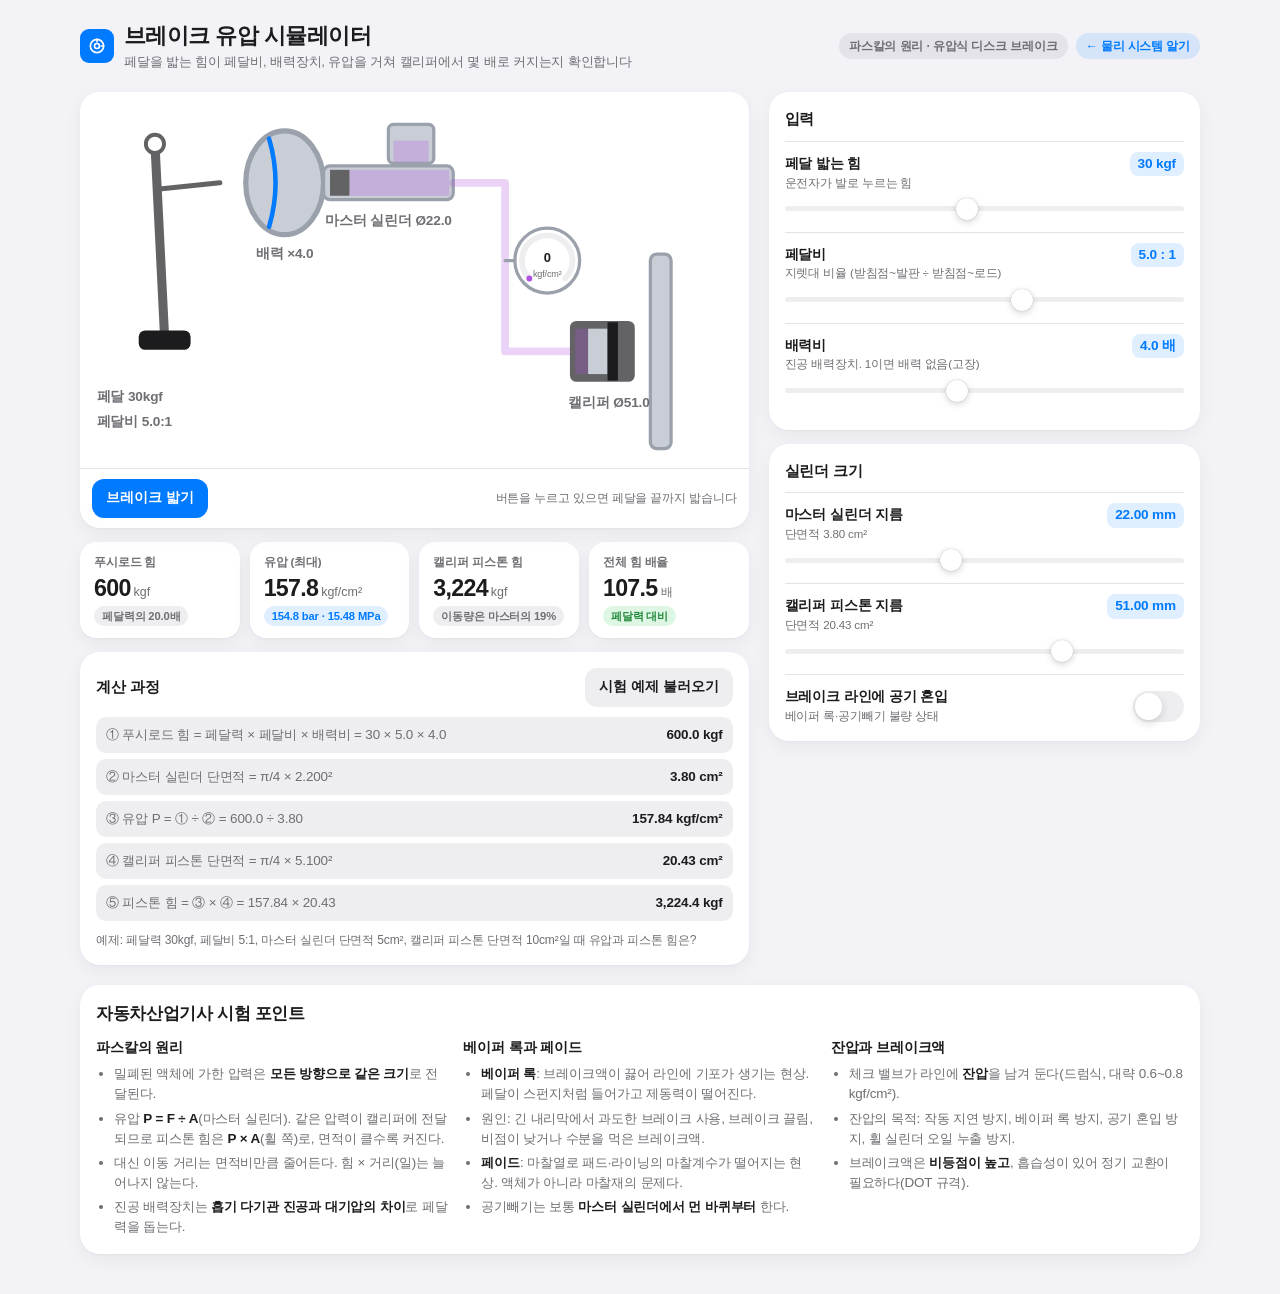
<file: public/brake.html>
<!DOCTYPE html>
<html lang="ko">
<head>
<meta charset="UTF-8">
<meta name="viewport" content="width=device-width, initial-scale=1.0, viewport-fit=cover">
<title>브레이크 유압 시뮬레이터</title>
<style>
  :root {
    --bg: #f2f2f7;
    --surface: #ffffff;
    --fill: rgba(118, 118, 128, 0.12);
    --fg: #1c1c1e;
    --fg-2: #6e6e73;
    --line: rgba(60, 60, 67, 0.14);
    --accent: #007aff;
    --accent-soft: rgba(0, 122, 255, 0.12);
    --good: #248a3d;
    --good-soft: rgba(52, 199, 89, 0.16);
    --warn: #c93400;
    --warn-soft: rgba(255, 149, 0, 0.18);
    --bad: #d70015;
    --bad-soft: rgba(255, 59, 48, 0.14);
    --steel: #9aa1ab;
    --steel-dark: #636366;
    --metal: #c9ced6;
    --tire: #2c2c2e;
    --hot: #ff9500;
    --fire: #ff3b30;
    --fluid: #af52de;
    --cool: #5ac8fa;
    --knob: #ffffff;
    --shadow: 0 1px 2px rgba(0, 0, 0, 0.04), 0 6px 20px rgba(0, 0, 0, 0.05);
    --ease-out: cubic-bezier(0.16, 1, 0.3, 1);
    --font: -apple-system, BlinkMacSystemFont, "SF Pro Text", "Apple SD Gothic Neo", "Noto Sans KR", "Malgun Gothic", "Helvetica Neue", sans-serif;
  }
  @media (prefers-color-scheme: dark) {
    :root:not([data-theme="light"]) {
      --bg: #000000; --surface: #1c1c1e; --fill: rgba(118, 118, 128, 0.24);
      --fg: #f5f5f7; --fg-2: #98989f; --line: rgba(84, 84, 88, 0.5);
      --accent: #0a84ff; --accent-soft: rgba(10, 132, 255, 0.2);
      --good: #30d158; --good-soft: rgba(48, 209, 88, 0.18);
      --warn: #ff9f0a; --warn-soft: rgba(255, 159, 10, 0.2);
      --bad: #ff453a; --bad-soft: rgba(255, 69, 58, 0.2);
      --steel: #8e8e93; --steel-dark: #aeaeb2; --metal: #48484a; --tire: #0b0b0c;
      --hot: #ff9f0a; --fire: #ff453a; --fluid: #bf5af2; --cool: #64d2ff; --knob: #f5f5f7;
      --shadow: 0 0 0 1px rgba(255, 255, 255, 0.04);
      color-scheme: dark;
    }
  }
  :root[data-theme="dark"] {
    --bg: #000000; --surface: #1c1c1e; --fill: rgba(118, 118, 128, 0.24);
    --fg: #f5f5f7; --fg-2: #98989f; --line: rgba(84, 84, 88, 0.5);
    --accent: #0a84ff; --accent-soft: rgba(10, 132, 255, 0.2);
    --good: #30d158; --good-soft: rgba(48, 209, 88, 0.18);
    --warn: #ff9f0a; --warn-soft: rgba(255, 159, 10, 0.2);
    --bad: #ff453a; --bad-soft: rgba(255, 69, 58, 0.2);
    --steel: #8e8e93; --steel-dark: #aeaeb2; --metal: #48484a; --tire: #0b0b0c;
    --hot: #ff9f0a; --fire: #ff453a; --fluid: #bf5af2; --cool: #64d2ff; --knob: #f5f5f7;
    --shadow: 0 0 0 1px rgba(255, 255, 255, 0.04);
    color-scheme: dark;
  }

  * { box-sizing: border-box; }
  body {
    margin: 0;
    padding-inline: 16px;
    padding-block: 20px 40px;
    background: var(--bg);
    color: var(--fg);
    font-family: var(--font);
    font-size: 15px;
    line-height: 1.5;
    letter-spacing: -0.01em;
    -webkit-font-smoothing: antialiased;
  }
  .wrap { max-width: 1120px; margin: 0 auto; display: grid; gap: 20px; }

  .top { display: flex; flex-wrap: wrap; align-items: center; justify-content: space-between; gap: 12px; }
  .brand { display: flex; align-items: center; gap: 10px; min-width: 0; }
  .brand-icon { width: 34px; height: 34px; border-radius: 9px; flex-shrink: 0; background: var(--accent); display: grid; place-items: center; }
  .brand-icon svg { width: 20px; height: 20px; stroke: #fff; fill: none; stroke-width: 2; stroke-linecap: round; stroke-linejoin: round; }
  h1 { margin: 0; font-size: 1.35rem; font-weight: 700; letter-spacing: -0.025em; text-wrap: balance; }
  .sub { margin: 0; font-size: 0.82rem; color: var(--fg-2); }
  .tag-row { display: flex; gap: 8px; flex-wrap: wrap; }
  .model-tag { font-size: 0.75rem; font-weight: 600; color: var(--fg-2); background: var(--fill); padding: 4px 10px; border-radius: 999px; }
  .home-link { color: var(--accent); background: var(--accent-soft); text-decoration: none; transition: transform 0.18s var(--ease-out); }
  .home-link:active { transform: scale(0.95); }
  .home-link:focus-visible { outline: 2px solid var(--accent); outline-offset: 2px; }

  .main { display: grid; gap: 20px; grid-template-columns: minmax(0, 1fr); }
  @media (min-width: 920px) {
    .main { grid-template-columns: minmax(0, 1.55fr) minmax(0, 1fr); align-items: start; }
    .side { position: sticky; top: calc(env(safe-area-inset-top, 0px) + 16px); }
  }
  .col { display: grid; gap: 14px; min-width: 0; }

  .panel { background: var(--surface); border-radius: 20px; box-shadow: var(--shadow); padding: 16px; min-width: 0; }
  .panel-head { display: flex; align-items: center; justify-content: space-between; gap: 10px; margin-bottom: 10px; flex-wrap: wrap; }
  .panel-title { font-size: 0.95rem; font-weight: 650; margin: 0; }
  .hint { font-size: 0.75rem; color: var(--fg-2); margin: 0; }

  .stage { position: relative; padding: 0; overflow: hidden; }
  .stage canvas { display: block; width: 100%; aspect-ratio: 16 / 9; }
  @media (max-width: 560px) { .stage canvas { aspect-ratio: 4 / 3.2; } }
  .stage-bar { display: flex; flex-wrap: wrap; gap: 8px; align-items: center; justify-content: space-between; padding: 10px 12px; border-top: 1px solid var(--line); }
  .btn-row { display: flex; gap: 8px; flex-wrap: wrap; align-items: center; }

  button { font: inherit; color: inherit; }
  .btn {
    border: none; cursor: pointer; border-radius: 12px; padding: 9px 14px;
    font-size: 0.85rem; font-weight: 600; background: var(--fill); color: var(--fg);
    display: inline-flex; align-items: center; gap: 6px;
    transition: transform 0.18s var(--ease-out), background-color 0.2s var(--ease-out), color 0.2s var(--ease-out);
    touch-action: manipulation; user-select: none; -webkit-user-select: none;
  }
  .btn:active, .btn.is-held { transform: scale(0.95); }
  .btn-primary { background: var(--accent); color: #fff; }
  .btn-hold.is-held { background: var(--hot); color: #fff; }
  .btn svg { width: 14px; height: 14px; fill: currentColor; }
  button:focus-visible, input:focus-visible { outline: 2px solid var(--accent); outline-offset: 2px; }

  .metrics { display: grid; gap: 10px; grid-template-columns: repeat(4, minmax(0, 1fr)); }
  @media (max-width: 700px) { .metrics { grid-template-columns: repeat(2, minmax(0, 1fr)); } }
  .tile { background: var(--surface); border-radius: 16px; padding: 12px 14px; box-shadow: var(--shadow); display: grid; gap: 4px; min-width: 0; align-content: start; }
  .tile-label { font-size: 0.72rem; font-weight: 600; color: var(--fg-2); }
  .tile-value { font-size: 1.45rem; font-weight: 700; letter-spacing: -0.03em; font-variant-numeric: tabular-nums; line-height: 1.15; overflow-wrap: anywhere; }
  .tile-unit { font-size: 0.78rem; font-weight: 500; color: var(--fg-2); margin-left: 3px; letter-spacing: 0; }
  .chip { justify-self: start; font-size: 0.7rem; font-weight: 650; padding: 2px 8px; border-radius: 999px; background: var(--fill); color: var(--fg-2); transition: background-color 0.25s var(--ease-out), color 0.25s var(--ease-out); }
  .chip.good { background: var(--good-soft); color: var(--good); }
  .chip.warn { background: var(--warn-soft); color: var(--warn); }
  .chip.bad { background: var(--bad-soft); color: var(--bad); }
  .chip.info { background: var(--accent-soft); color: var(--accent); }

  .calc { display: grid; gap: 6px; font-size: 0.84rem; font-variant-numeric: tabular-nums; }
  .calc-row { display: grid; grid-template-columns: minmax(0, 1fr) auto; gap: 10px; padding: 8px 10px; border-radius: 10px; background: var(--fill); align-items: baseline; }
  .calc-row span:first-child { color: var(--fg-2); overflow-wrap: anywhere; }
  .calc-row b { font-weight: 700; white-space: nowrap; }

  .seg { position: relative; display: grid; grid-auto-flow: column; grid-auto-columns: minmax(0, 1fr); background: var(--fill); border-radius: 11px; padding: 2px; }
  .seg-thumb { position: absolute; top: 2px; bottom: 2px; left: 0; width: 0; background: var(--knob); border-radius: 9px; box-shadow: 0 2px 6px rgba(0, 0, 0, 0.12); transition: transform 0.32s var(--ease-out), width 0.32s var(--ease-out), opacity 0.2s; }
  .seg button { position: relative; z-index: 1; border: none; background: transparent; cursor: pointer; padding: 7px 2px; font-size: 0.78rem; font-weight: 500; border-radius: 9px; color: var(--fg); white-space: nowrap; overflow: hidden; text-overflow: ellipsis; }
  .seg button[aria-pressed="true"] { font-weight: 650; color: #1c1c1e; }
  .seg-caption { margin-top: 8px; font-size: 0.76rem; color: var(--fg-2); min-height: 1.2em; }

  .field { display: grid; gap: 4px; padding-block: 10px; border-top: 1px solid var(--line); }
  .field:first-of-type { border-top: none; }
  .field-head { display: flex; justify-content: space-between; align-items: baseline; gap: 8px; }
  .field label { font-size: 0.86rem; font-weight: 600; }
  .field small { display: block; font-size: 0.72rem; color: var(--fg-2); font-weight: 500; }
  .badge { font-size: 0.85rem; font-weight: 650; color: var(--accent); background: var(--accent-soft); padding: 2px 8px; border-radius: 8px; font-variant-numeric: tabular-nums; white-space: nowrap; }

  input[type=range] { -webkit-appearance: none; appearance: none; width: 100%; height: 26px; background: transparent; cursor: pointer; margin: 0; }
  input[type=range]::-webkit-slider-runnable-track { height: 5px; background: var(--fill); border-radius: 3px; }
  input[type=range]::-webkit-slider-thumb { -webkit-appearance: none; width: 22px; height: 22px; margin-top: -8.5px; border-radius: 50%; background: var(--knob); box-shadow: 0 2px 7px rgba(0, 0, 0, 0.18), 0 0 1px rgba(0, 0, 0, 0.3); transition: transform 0.15s var(--ease-out); }
  input[type=range]:active::-webkit-slider-thumb { transform: scale(1.18); }
  input[type=range]::-moz-range-track { height: 5px; background: var(--fill); border-radius: 3px; }
  input[type=range]::-moz-range-thumb { width: 22px; height: 22px; border: none; border-radius: 50%; background: var(--knob); box-shadow: 0 2px 7px rgba(0, 0, 0, 0.18), 0 0 1px rgba(0, 0, 0, 0.3); }

  .switch-row { display: flex; align-items: center; justify-content: space-between; gap: 12px; padding-top: 12px; border-top: 1px solid var(--line); }
  .switch-row label { font-size: 0.86rem; font-weight: 600; cursor: pointer; }
  .switch-row label small { display: block; font-size: 0.72rem; color: var(--fg-2); font-weight: 500; }
  .switch { position: relative; width: 51px; height: 31px; flex-shrink: 0; }
  .switch input { position: absolute; inset: 0; opacity: 0; margin: 0; cursor: pointer; z-index: 1; }
  .switch span { position: absolute; inset: 0; border-radius: 999px; background: var(--fill); transition: background-color 0.25s var(--ease-out); }
  .switch span::after { content: ""; position: absolute; top: 2px; left: 2px; width: 27px; height: 27px; border-radius: 50%; background: #fff; box-shadow: 0 3px 8px rgba(0, 0, 0, 0.15); transition: transform 0.3s var(--ease-out); }
  .switch input:checked + span { background: var(--good); }
  .switch input.danger:checked + span { background: var(--bad); }
  .switch input:checked + span::after { transform: translateX(20px); }
  .switch input:focus-visible + span { outline: 2px solid var(--accent); outline-offset: 2px; }

  .notes { display: grid; gap: 14px; grid-template-columns: minmax(0, 1fr); }
  @media (min-width: 760px) { .notes { grid-template-columns: repeat(3, minmax(0, 1fr)); } }
  .note { min-width: 0; }
  .note h3 { font-size: 0.9rem; margin: 0 0 6px; }
  .note p, .note li { font-size: 0.84rem; color: var(--fg-2); margin: 0; }
  .note ul { margin: 0; padding-left: 18px; display: grid; gap: 4px; }
  .note b { color: var(--fg); font-weight: 650; }
  .note table { width: 100%; border-collapse: collapse; font-size: 0.8rem; }
  .note th, .note td { text-align: left; padding: 5px 4px; border-bottom: 1px solid var(--line); vertical-align: top; }
  .note th { color: var(--fg-2); font-weight: 600; }
  .note td { color: var(--fg); }
  h2.section { font-size: 1.05rem; margin: 0; letter-spacing: -0.02em; }

  @media (prefers-reduced-motion: reduce) {
    *, *::before, *::after { transition-duration: 0.01ms !important; }
  }

  .gauge-note { font-size: 0.72rem; color: var(--fg-2); }
</style>
</head>
<body>
<div class="wrap">
  <header class="top">
    <div class="brand">
      <div class="brand-icon" aria-hidden="true">
        <svg viewBox="0 0 24 24"><circle cx="12" cy="12" r="8"/><circle cx="12" cy="12" r="3"/><path d="M12 4v3M20 12h-3"/></svg>
      </div>
      <div>
        <h1>브레이크 유압 시뮬레이터</h1>
        <p class="sub">페달을 밟는 힘이 페달비, 배력장치, 유압을 거쳐 캘리퍼에서 몇 배로 커지는지 확인합니다</p>
      </div>
    </div>
    <div class="tag-row">
      <span class="model-tag">파스칼의 원리 · 유압식 디스크 브레이크</span>
      <a class="model-tag home-link" href="lab.html">← 물리 시스템 알기</a>
    </div>
  </header>

  <div class="main">
    <div class="col">
      <section class="panel stage" aria-label="브레이크 계통 애니메이션">
        <canvas id="stage" role="img" aria-label="브레이크 페달, 배력장치, 마스터 실린더, 브레이크 라인, 캘리퍼의 측면 구성도"></canvas>
        <div class="stage-bar">
          <button class="btn btn-hold btn-primary" id="btnPress">브레이크 밟기</button>
          <span class="hint">버튼을 누르고 있으면 페달을 끝까지 밟습니다</span>
        </div>
      </section>

      <div class="metrics">
        <div class="tile">
          <span class="tile-label">푸시로드 힘</span>
          <span class="tile-value"><span id="mRod">600</span><span class="tile-unit">kgf</span></span>
          <span class="chip" id="cRod">페달력의 20배</span>
        </div>
        <div class="tile">
          <span class="tile-label">유압 (최대)</span>
          <span class="tile-value"><span id="mP">0</span><span class="tile-unit">kgf/cm²</span></span>
          <span class="chip info" id="cP">0 bar</span>
        </div>
        <div class="tile">
          <span class="tile-label">캘리퍼 피스톤 힘</span>
          <span class="tile-value"><span id="mFw">0</span><span class="tile-unit">kgf</span></span>
          <span class="chip" id="cFw">피스톤 1개 기준</span>
        </div>
        <div class="tile">
          <span class="tile-label">전체 힘 배율</span>
          <span class="tile-value"><span id="mGain">0</span><span class="tile-unit">배</span></span>
          <span class="chip" id="cGain">페달력 대비</span>
        </div>
      </div>

      <section class="panel">
        <div class="panel-head">
          <h2 class="panel-title">계산 과정</h2>
          <button class="btn" id="btnExample">시험 예제 불러오기</button>
        </div>
        <div class="calc" id="calc"></div>
        <p class="hint" id="exampleText" style="margin-top:10px;">예제: 페달력 30kgf, 페달비 5:1, 마스터 실린더 단면적 5cm², 캘리퍼 피스톤 단면적 10cm²일 때 유압과 피스톤 힘은?</p>
      </section>
    </div>

    <aside class="col side">
      <section class="panel">
        <div class="panel-head"><h2 class="panel-title">입력</h2></div>
        <div class="field">
          <div class="field-head">
            <label for="inF">페달 밟는 힘<small>운전자가 발로 누르는 힘</small></label>
            <span class="badge"><span id="vF">30</span> kgf</span>
          </div>
          <input type="range" id="inF" min="5" max="60" step="1" value="30">
        </div>
        <div class="field">
          <div class="field-head">
            <label for="inLever">페달비<small>지렛대 비율 (받침점~발판 ÷ 받침점~로드)</small></label>
            <span class="badge"><span id="vLever">5.0</span> : 1</span>
          </div>
          <input type="range" id="inLever" min="2" max="7" step="0.1" value="5">
        </div>
        <div class="field">
          <div class="field-head">
            <label for="inBoost">배력비<small>진공 배력장치. 1이면 배력 없음(고장)</small></label>
            <span class="badge"><span id="vBoost">4.0</span> 배</span>
          </div>
          <input type="range" id="inBoost" min="1" max="8" step="0.1" value="4">
        </div>
      </section>

      <section class="panel">
        <div class="panel-head"><h2 class="panel-title">실린더 크기</h2></div>
        <div class="field">
          <div class="field-head">
            <label for="inDm">마스터 실린더 지름<small id="vAm">단면적 3.80 cm²</small></label>
            <span class="badge"><span id="vDm">22.00</span> mm</span>
          </div>
          <input type="range" id="inDm" min="15" max="32" step="0.01" value="22">
        </div>
        <div class="field">
          <div class="field-head">
            <label for="inDw">캘리퍼 피스톤 지름<small id="vAw">단면적 20.43 cm²</small></label>
            <span class="badge"><span id="vDw">51.00</span> mm</span>
          </div>
          <input type="range" id="inDw" min="20" max="64" step="0.01" value="51">
        </div>
        <div class="switch-row">
          <label for="inAir">브레이크 라인에 공기 혼입<small>베이퍼 록·공기빼기 불량 상태</small></label>
          <div class="switch"><input type="checkbox" id="inAir" class="danger" role="switch"><span></span></div>
        </div>
      </section>
    </aside>
  </div>

  <section class="panel">
    <div class="panel-head"><h2 class="section">자동차산업기사 시험 포인트</h2></div>
    <div class="notes">
      <div class="note">
        <h3>파스칼의 원리</h3>
        <ul>
          <li>밀폐된 액체에 가한 압력은 <b>모든 방향으로 같은 크기</b>로 전달된다.</li>
          <li>유압 <b>P = F ÷ A</b>(마스터 실린더). 같은 압력이 캘리퍼에 전달되므로 피스톤 힘은 <b>P × A</b>(휠 쪽)로, 면적이 클수록 커진다.</li>
          <li>대신 이동 거리는 면적비만큼 줄어든다. 힘 × 거리(일)는 늘어나지 않는다.</li>
          <li>진공 배력장치는 <b>흡기 다기관 진공과 대기압의 차이</b>로 페달력을 돕는다.</li>
        </ul>
      </div>
      <div class="note">
        <h3>베이퍼 록과 페이드</h3>
        <ul>
          <li><b>베이퍼 록</b>: 브레이크액이 끓어 라인에 기포가 생기는 현상. 페달이 스펀지처럼 들어가고 제동력이 떨어진다.</li>
          <li>원인: 긴 내리막에서 과도한 브레이크 사용, 브레이크 끌림, 비점이 낮거나 수분을 먹은 브레이크액.</li>
          <li><b>페이드</b>: 마찰열로 패드·라이닝의 마찰계수가 떨어지는 현상. 액체가 아니라 마찰재의 문제다.</li>
          <li>공기빼기는 보통 <b>마스터 실린더에서 먼 바퀴부터</b> 한다.</li>
        </ul>
      </div>
      <div class="note">
        <h3>잔압과 브레이크액</h3>
        <ul>
          <li>체크 밸브가 라인에 <b>잔압</b>을 남겨 둔다(드럼식, 대략 0.6~0.8 kgf/cm²).</li>
          <li>잔압의 목적: 작동 지연 방지, 베이퍼 록 방지, 공기 혼입 방지, 휠 실린더 오일 누출 방지.</li>
          <li>브레이크액은 <b>비등점이 높고</b>, 흡습성이 있어 정기 교환이 필요하다(DOT 규격).</li>
        </ul>
      </div>
    </div>
  </section>
</div>

<script>
(() => {
  // ---------- 공통: 테마 토큰, 캔버스, 세그먼트, 길게 누르기 ----------
  const $ = id => document.getElementById(id);
  const C = {};
  const TOKEN_NAMES = ['bg', 'surface', 'fill', 'fg', 'fg-2', 'line', 'accent', 'good', 'warn', 'bad', 'steel', 'steel-dark', 'metal', 'tire', 'hot', 'fire', 'fluid', 'cool', 'knob'];
  function readTokens() {
    const cs = getComputedStyle(document.documentElement);
    TOKEN_NAMES.forEach(t => { C[t] = cs.getPropertyValue('--' + t).trim(); });
    C.font = getComputedStyle(document.body).fontFamily;
  }
  readTokens();
  if (window.matchMedia) window.matchMedia('(prefers-color-scheme: dark)').addEventListener('change', readTokens);
  new MutationObserver(readTokens).observe(document.documentElement, { attributes: true, attributeFilter: ['data-theme', 'class', 'style'] });
  const REDUCE = !!(window.matchMedia && window.matchMedia('(prefers-reduced-motion: reduce)').matches);

  function fitCanvas(cv) {
    const ctx = cv.getContext('2d');
    const fit = () => {
      const dpr = Math.min(window.devicePixelRatio || 1, 2);
      const r = cv.getBoundingClientRect();
      cv.width = Math.round(r.width * dpr);
      cv.height = Math.round(r.height * dpr);
      ctx.setTransform(dpr, 0, 0, dpr, 0, 0);
      cv._w = r.width; cv._h = r.height;
    };
    new ResizeObserver(fit).observe(cv);
    fit();
    return ctx;
  }

  function setChip(el, text, tone) {
    el.textContent = text;
    el.className = 'chip' + (tone ? ' ' + tone : '');
  }

  // 선택 표시가 미끄러져 이동하는 세그먼트 컨트롤
  function initSeg(root, onPick) {
    const thumb = root.querySelector('.seg-thumb');
    const btns = [...root.querySelectorAll('button')];
    function place(animate) {
      const on = btns.find(b => b.getAttribute('aria-pressed') === 'true');
      if (!animate) thumb.style.transition = 'none';
      if (on) {
        thumb.style.opacity = 1;
        thumb.style.width = on.offsetWidth + 'px';
        thumb.style.transform = `translateX(${on.offsetLeft}px)`;
      } else {
        thumb.style.opacity = 0;
      }
      if (!animate) { void thumb.offsetWidth; thumb.style.transition = ''; }
    }
    function select(v) {
      btns.forEach(b => b.setAttribute('aria-pressed', String(b.dataset.v === v)));
      place(true);
    }
    btns.forEach(b => b.addEventListener('click', () => { select(b.dataset.v); onPick(b.dataset.v); }));
    new ResizeObserver(() => place(false)).observe(root);
    return { select, clear: () => select(null) };
  }

  // 누르고 있는 동안 on, 떼면 off (마우스·터치·키보드)
  function holdButton(btn, onChange) {
    const on = e => { if (e) e.preventDefault(); btn.classList.add('is-held'); onChange(true); };
    const off = () => { if (!btn.classList.contains('is-held')) return; btn.classList.remove('is-held'); onChange(false); };
    btn.addEventListener('pointerdown', e => { btn.setPointerCapture(e.pointerId); on(e); });
    btn.addEventListener('pointerup', off);
    btn.addEventListener('pointercancel', off);
    btn.addEventListener('lostpointercapture', off);
    btn.addEventListener('keydown', e => { if ((e.key === ' ' || e.key === 'Enter') && !e.repeat) on(e); });
    btn.addEventListener('keyup', e => { if (e.key === ' ' || e.key === 'Enter') off(); });
    btn.addEventListener('contextmenu', e => e.preventDefault());
  }

  function roundRect(ctx, x, y, w, h, r) {
    r = Math.min(r, Math.abs(w) / 2, Math.abs(h) / 2);
    ctx.beginPath();
    ctx.moveTo(x + r, y);
    ctx.arcTo(x + w, y, x + w, y + h, r);
    ctx.arcTo(x + w, y + h, x, y + h, r);
    ctx.arcTo(x, y + h, x, y, r);
    ctx.arcTo(x, y, x + w, y, r);
    ctx.closePath();
  }
  const clamp = (v, a, b) => Math.min(Math.max(v, a), b);
  const lerp = (a, b, t) => a + (b - a) * t;
  const DEG = Math.PI / 180;


  const P = { F: 30, lever: 5, boost: 4, dm: 22, dw: 51, air: false };
  const area = d => Math.PI / 4 * Math.pow(d / 10, 2); // mm → cm²

  function calc() {
    const rod = P.F * P.lever * P.boost;
    const Am = area(P.dm), Aw = area(P.dw);
    const p = rod / Am;
    const Fw = p * Aw;
    return { rod, Am, Aw, p, Fw, gain: Fw / P.F, travel: Am / Aw };
  }

  // ---------- 화면 갱신 ----------
  const fmt = (v, d = 1) => v.toLocaleString('ko-KR', { minimumFractionDigits: d, maximumFractionDigits: d });

  function updateText() {
    const r = calc();
    $('vF').textContent = P.F;
    $('vLever').textContent = P.lever.toFixed(1);
    $('vBoost').textContent = P.boost.toFixed(1);
    $('vDm').textContent = P.dm.toFixed(2);
    $('vDw').textContent = P.dw.toFixed(2);
    $('vAm').textContent = `단면적 ${r.Am.toFixed(2)} cm²`;
    $('vAw').textContent = `단면적 ${r.Aw.toFixed(2)} cm²`;

    $('mRod').textContent = fmt(r.rod, 0);
    setChip($('cRod'), `페달력의 ${fmt(P.lever * P.boost, 1)}배`, P.boost <= 1.05 ? 'warn' : '');
    $('mP').textContent = fmt(r.p, 1);
    setChip($('cP'), `${fmt(r.p * 0.980665, 1)} bar · ${fmt(r.p * 0.0980665, 2)} MPa`, 'info');
    $('mFw').textContent = fmt(r.Fw, 0);
    setChip($('cFw'), `이동량은 마스터의 ${fmt(r.travel * 100, 0)}%`, '');
    $('mGain').textContent = fmt(r.gain, 1);
    setChip($('cGain'), P.boost <= 1.05 ? '배력 없음 · 페달 무거움' : '페달력 대비', P.boost <= 1.05 ? 'warn' : 'good');

    $('calc').innerHTML = `
      <div class="calc-row"><span>① 푸시로드 힘 = 페달력 × 페달비 × 배력비 = ${P.F} × ${P.lever.toFixed(1)} × ${P.boost.toFixed(1)}</span><b>${fmt(r.rod, 1)} kgf</b></div>
      <div class="calc-row"><span>② 마스터 실린더 단면적 = π/4 × ${(P.dm / 10).toFixed(3)}²</span><b>${r.Am.toFixed(2)} cm²</b></div>
      <div class="calc-row"><span>③ 유압 P = ① ÷ ② = ${fmt(r.rod, 1)} ÷ ${r.Am.toFixed(2)}</span><b>${fmt(r.p, 2)} kgf/cm²</b></div>
      <div class="calc-row"><span>④ 캘리퍼 피스톤 단면적 = π/4 × ${(P.dw / 10).toFixed(3)}²</span><b>${r.Aw.toFixed(2)} cm²</b></div>
      <div class="calc-row"><span>⑤ 피스톤 힘 = ③ × ④ = ${fmt(r.p, 2)} × ${r.Aw.toFixed(2)}</span><b>${fmt(r.Fw, 1)} kgf</b></div>`;
  }

  // ---------- 입력 ----------
  const bind = (id, key, parse = parseFloat) => {
    $(id).addEventListener('input', e => { P[key] = parse(e.target.value); updateText(); });
  };
  bind('inF', 'F'); bind('inLever', 'lever'); bind('inBoost', 'boost'); bind('inDm', 'dm'); bind('inDw', 'dw');
  $('inAir').addEventListener('change', e => { P.air = e.target.checked; });

  $('btnExample').addEventListener('click', () => {
    // 단면적 5cm², 10cm²가 되는 지름(mm)
    const dFromA = a => Math.sqrt(4 * a / Math.PI) * 10;
    Object.assign(P, { F: 30, lever: 5, boost: 1, dm: +dFromA(5).toFixed(2), dw: +dFromA(10).toFixed(2) });
    $('inF').value = P.F; $('inLever').value = P.lever; $('inBoost').value = P.boost;
    $('inDm').value = P.dm; $('inDw').value = P.dw;
    updateText();
    $('exampleText').textContent = '예제 풀이: 30 × 5 = 150kgf, 150 ÷ 5 = 30kgf/cm², 30 × 10 = 300kgf (배력장치 없음 기준). 지름은 단면적에 맞춰 반올림해서 소수점 아래 값이 조금 다를 수 있습니다.';
  });

  // ---------- 애니메이션 ----------
  const stage = $('stage');
  const ctx = fitCanvas(stage);
  let held = false, press = 0;   // press: 페달 밟은 정도 0~1
  holdButton($('btnPress'), v => { held = v; });

  // 공기가 섞이면 처음 45%의 페달 행정은 기포만 압축하고 압력이 거의 오르지 않음
  const pressureFactor = p => P.air ? clamp((p - 0.45) / 0.55, 0, 1) * 0.85 : p;

  let bubbles = Array.from({ length: 9 }, (_, i) => ({ t: i / 9, r: 2 + Math.random() * 2.5 }));

  function draw() {
    const W = stage._w, H = stage._h;
    if (!W) return;
    ctx.clearRect(0, 0, W, H);
    ctx.fillStyle = C.surface; ctx.fillRect(0, 0, W, H);
    const u = Math.min(W / 100, H / 58);       // 레이아웃 단위
    const ox = (W - 100 * u) / 2, oy = (H - 58 * u) / 2;
    const X = v => ox + v * u, Y = v => oy + v * u;
    const pf = pressureFactor(press);
    const r = calc();
    ctx.lineCap = 'round'; ctx.lineJoin = 'round';
    ctx.font = `600 ${Math.max(10, u * 2.1)}px ${C.font}`;
    ctx.textBaseline = 'middle';

    // 1) 페달 (받침점 위쪽, 발판 아래쪽)
    const pivot = { x: X(10), y: Y(8) };
    const ang = -0.05 - press * 0.42;           // 밟을수록 앞으로(오른쪽) 회전
    const padLen = 30 * u, rodAt = 7 * u;
    const pad = { x: pivot.x + Math.sin(-ang) * padLen, y: pivot.y + Math.cos(ang) * padLen };
    const rodP = { x: pivot.x + Math.sin(-ang) * rodAt, y: pivot.y + Math.cos(ang) * rodAt };
    ctx.strokeStyle = C['steel-dark']; ctx.lineWidth = u * 1.4;
    ctx.beginPath(); ctx.moveTo(pivot.x, pivot.y); ctx.lineTo(pad.x, pad.y); ctx.stroke();
    ctx.fillStyle = C.fg;
    roundRect(ctx, pad.x - 4 * u, pad.y - 1.2 * u, 8 * u, 3 * u, u); ctx.fill();
    ctx.fillStyle = C.surface; ctx.strokeStyle = C['steel-dark']; ctx.lineWidth = u * 0.6;
    ctx.beginPath(); ctx.arc(pivot.x, pivot.y, u * 1.4, 0, Math.PI * 2); ctx.fill(); ctx.stroke();
    // 발 힘 화살표
    if (press > 0.02) {
      ctx.strokeStyle = C.hot; ctx.fillStyle = C.hot; ctx.lineWidth = u * 0.9;
      const ax = pad.x - 12 * u * (0.5 + press * 0.5);
      ctx.beginPath(); ctx.moveTo(ax, pad.y); ctx.lineTo(pad.x - 5 * u, pad.y); ctx.stroke();
      ctx.beginPath(); ctx.moveTo(pad.x - 5 * u, pad.y); ctx.lineTo(pad.x - 7.5 * u, pad.y - 1.6 * u); ctx.lineTo(pad.x - 7.5 * u, pad.y + 1.6 * u); ctx.closePath(); ctx.fill();
    }
    ctx.fillStyle = C['fg-2']; ctx.textAlign = 'left';
    ctx.fillText(`페달 ${P.F}kgf`, X(1), Y(47));
    ctx.fillText(`페달비 ${P.lever.toFixed(1)}:1`, X(1), Y(51));

    // 2) 배력장치 (원통)
    const bx = X(30), by = Y(14), br = 8 * u;
    const rodX = bx - br - 2 * u + press * 3 * u;
    ctx.strokeStyle = C['steel-dark']; ctx.lineWidth = u * 0.8;
    ctx.beginPath(); ctx.moveTo(rodP.x, rodP.y); ctx.lineTo(rodX, by); ctx.stroke();
    ctx.fillStyle = C.metal; ctx.strokeStyle = C.steel;
    ctx.beginPath(); ctx.ellipse(bx, by, br * 0.75, br, 0, 0, Math.PI * 2); ctx.fill(); ctx.stroke();
    // 배력 작동 표시 (다이어프램 위치)
    const boostOn = P.boost > 1.05;
    ctx.strokeStyle = boostOn ? C.accent : C.steel; ctx.lineWidth = u * 0.7;
    const dpx = bx - br * 0.3 + press * br * 0.5;
    ctx.beginPath(); ctx.moveTo(dpx, by - br * 0.85); ctx.quadraticCurveTo(dpx + 2 * u, by, dpx, by + br * 0.85); ctx.stroke();
    ctx.fillStyle = C['fg-2']; ctx.textAlign = 'center';
    ctx.fillText(boostOn ? `배력 ×${P.boost.toFixed(1)}` : '배력 없음', bx, by + br + 3 * u);

    // 3) 마스터 실린더
    const mx0 = bx + br * 0.75, mx1 = X(56), my = by;
    const mh = clamp(P.dm / 22, 0.7, 1.45) * 4 * u;          // 지름에 비례한 두께
    const mStroke = press * 6 * u;
    ctx.fillStyle = C.metal; ctx.strokeStyle = C.steel; ctx.lineWidth = u * 0.5;
    roundRect(ctx, mx0, my - mh / 2 - u * 0.6, mx1 - mx0, mh + u * 1.2, u); ctx.fill(); ctx.stroke();
    // 리저버 탱크
    roundRect(ctx, X(46), my - mh / 2 - 7 * u, 7 * u, 6 * u, u * 0.8); ctx.fill(); ctx.stroke();
    // 유압액 (압력이 오를수록 진해짐)
    const fluidAlpha = 0.25 + pf * 0.65;
    ctx.globalAlpha = fluidAlpha; ctx.fillStyle = C.fluid;
    ctx.fillRect(mx0 + 4 * u + mStroke, my - mh / 2, mx1 - mx0 - 4 * u - mStroke - u * 0.6, mh);
    ctx.fillRect(X(46.8), my - mh / 2 - 4.5 * u, 5.4 * u, 3.3 * u);
    ctx.globalAlpha = 1;
    // 피스톤
    ctx.fillStyle = C['steel-dark'];
    ctx.fillRect(mx0 + 1 * u + mStroke, my - mh / 2, 3 * u, mh);
    ctx.fillStyle = C['fg-2'];
    ctx.fillText(`마스터 실린더 Ø${P.dm.toFixed(1)}`, (mx0 + mx1) / 2, my + mh / 2 + 4 * u);

    // 4) 브레이크 라인
    const line = [[mx1, my], [X(64), my], [X(64), Y(40)], [X(74), Y(40)]];
    ctx.strokeStyle = C.fluid; ctx.globalAlpha = fluidAlpha; ctx.lineWidth = u * 1.2;
    ctx.beginPath(); line.forEach(([x, y], i) => i ? ctx.lineTo(x, y) : ctx.moveTo(x, y)); ctx.stroke();
    ctx.globalAlpha = 1;
    // 공기 기포: 압력이 오르기 전까지 크게, 눌리면 작아짐
    if (P.air) {
      const pts = t => {
        const total = (X(64) - mx1) + (Y(40) - my) + (X(74) - X(64));
        let d = t * total;
        if (d < X(64) - mx1) return [mx1 + d, my];
        d -= X(64) - mx1;
        if (d < Y(40) - my) return [X(64), my + d];
        d -= Y(40) - my;
        return [X(64) + d, Y(40)];
      };
      ctx.fillStyle = C.surface; ctx.strokeStyle = C.fluid; ctx.lineWidth = 1;
      bubbles.forEach(b => {
        const [x, y] = pts(b.t);
        const rr = b.r * (u / 6) * (1 - clamp(press / 0.45, 0, 1) * 0.6) + 0.6;
        ctx.beginPath(); ctx.arc(x, y, rr, 0, Math.PI * 2); ctx.fill(); ctx.stroke();
      });
    }

    // 5) 압력 게이지
    const gx = X(64), gy = Y(26), gr = 5 * u;
    ctx.fillStyle = C.surface; ctx.strokeStyle = C.steel; ctx.lineWidth = u * 0.5;
    ctx.beginPath(); ctx.arc(gx + 6.5 * u, gy, gr, 0, Math.PI * 2); ctx.fill(); ctx.stroke();
    ctx.beginPath(); ctx.moveTo(gx, gy); ctx.lineTo(gx + 1.5 * u, gy); ctx.stroke();
    const a0 = Math.PI * 0.75, a1 = Math.PI * 2.25;
    ctx.strokeStyle = C.fill; ctx.lineWidth = u * 0.9;
    ctx.beginPath(); ctx.arc(gx + 6.5 * u, gy, gr * 0.78, a0, a1); ctx.stroke();
    const gaugeMax = Math.max(100, Math.ceil(r.p / 50) * 50);
    const frac = clamp(r.p * pf / gaugeMax, 0, 1);
    ctx.strokeStyle = C.fluid;
    ctx.beginPath(); ctx.arc(gx + 6.5 * u, gy, gr * 0.78, a0, a0 + (a1 - a0) * frac); ctx.stroke();
    ctx.fillStyle = C.fg; ctx.textAlign = 'center';
    ctx.font = `700 ${Math.max(10, u * 2)}px ${C.font}`;
    ctx.fillText(fmt(r.p * pf, 0), gx + 6.5 * u, gy - 0.4 * u);
    ctx.font = `500 ${Math.max(8, u * 1.4)}px ${C.font}`;
    ctx.fillStyle = C['fg-2'];
    ctx.fillText('kgf/cm²', gx + 6.5 * u, gy + 2.2 * u);
    ctx.font = `600 ${Math.max(10, u * 2.1)}px ${C.font}`;

    // 6) 디스크와 캘리퍼
    const dx = X(88), dy = Y(40), dr = 15 * u;
    ctx.fillStyle = C.metal; ctx.strokeStyle = C.steel; ctx.lineWidth = u * 0.5;
    roundRect(ctx, dx - 1.6 * u, dy - dr, 3.2 * u, dr * 2, u); ctx.fill(); ctx.stroke();
    // 캘리퍼 본체
    const cw = clamp(P.dw / 51, 0.6, 1.3) * 7 * u;            // 피스톤 지름에 비례
    ctx.fillStyle = C['steel-dark'];
    roundRect(ctx, X(74), dy - cw / 2 - 1.2 * u, dx - X(74) - 4 * u, cw + 2.4 * u, u); ctx.fill();
    // 캘리퍼 피스톤 + 패드 (이동은 면적비만큼 작게; 화면에서는 ×4 과장)
    const gap = 2.2 * u;
    const pStroke = Math.min(gap, gap * pf);
    ctx.globalAlpha = fluidAlpha; ctx.fillStyle = C.fluid;
    ctx.fillRect(X(74) + 0.8 * u, dy - cw / 2, 2 * u + pStroke, cw);
    ctx.globalAlpha = 1;
    ctx.fillStyle = C.metal;
    ctx.fillRect(X(74) + 2.8 * u + pStroke, dy - cw / 2, 3 * u, cw);
    ctx.fillStyle = pf > 0.98 ? C.hot : C.fg;
    ctx.fillRect(X(74) + 5.8 * u + pStroke, dy - cw / 2 - u, 1.6 * u, cw + 2 * u);
    ctx.fillStyle = C['fg-2'];
    ctx.fillText(`캘리퍼 Ø${P.dw.toFixed(1)}`, X(80), dy + cw / 2 + 4.5 * u);
    if (pf > 0.02) {
      ctx.fillStyle = C.fg; ctx.textAlign = 'left';
      ctx.fillText(`${fmt(r.Fw * pf, 0)} kgf`, dx + 3 * u, dy - dr * 0.55);
    }
    if (P.air && press > 0.2 && pf < 0.5) {
      ctx.fillStyle = C.fire; ctx.textAlign = 'left';
      ctx.fillText('페달이 쑥 들어가요 (스펀지 현상)', X(1), Y(56));
    }
  }

  let last = performance.now();
  function loop(now) {
    requestAnimationFrame(loop);
    const dt = Math.min((now - last) / 1000, 0.05); last = now;
    // 밟을 때는 빠르게, 뗄 때는 리턴 스프링으로 조금 천천히 (ease-out 성격의 1차 지연)
    const target = held ? 1 : 0;
    const k = held ? 9 : 6;
    press = REDUCE ? target : press + (target - press) * (1 - Math.exp(-k * dt));
    if (P.air) bubbles.forEach(b => { b.t = (b.t + dt * 0.03) % 1; });
    draw();
  }
  updateText();
  if (location.hash === '#example') $('btnExample').click();
  requestAnimationFrame(loop);
})();
</script>
</body>
</html>
</file>
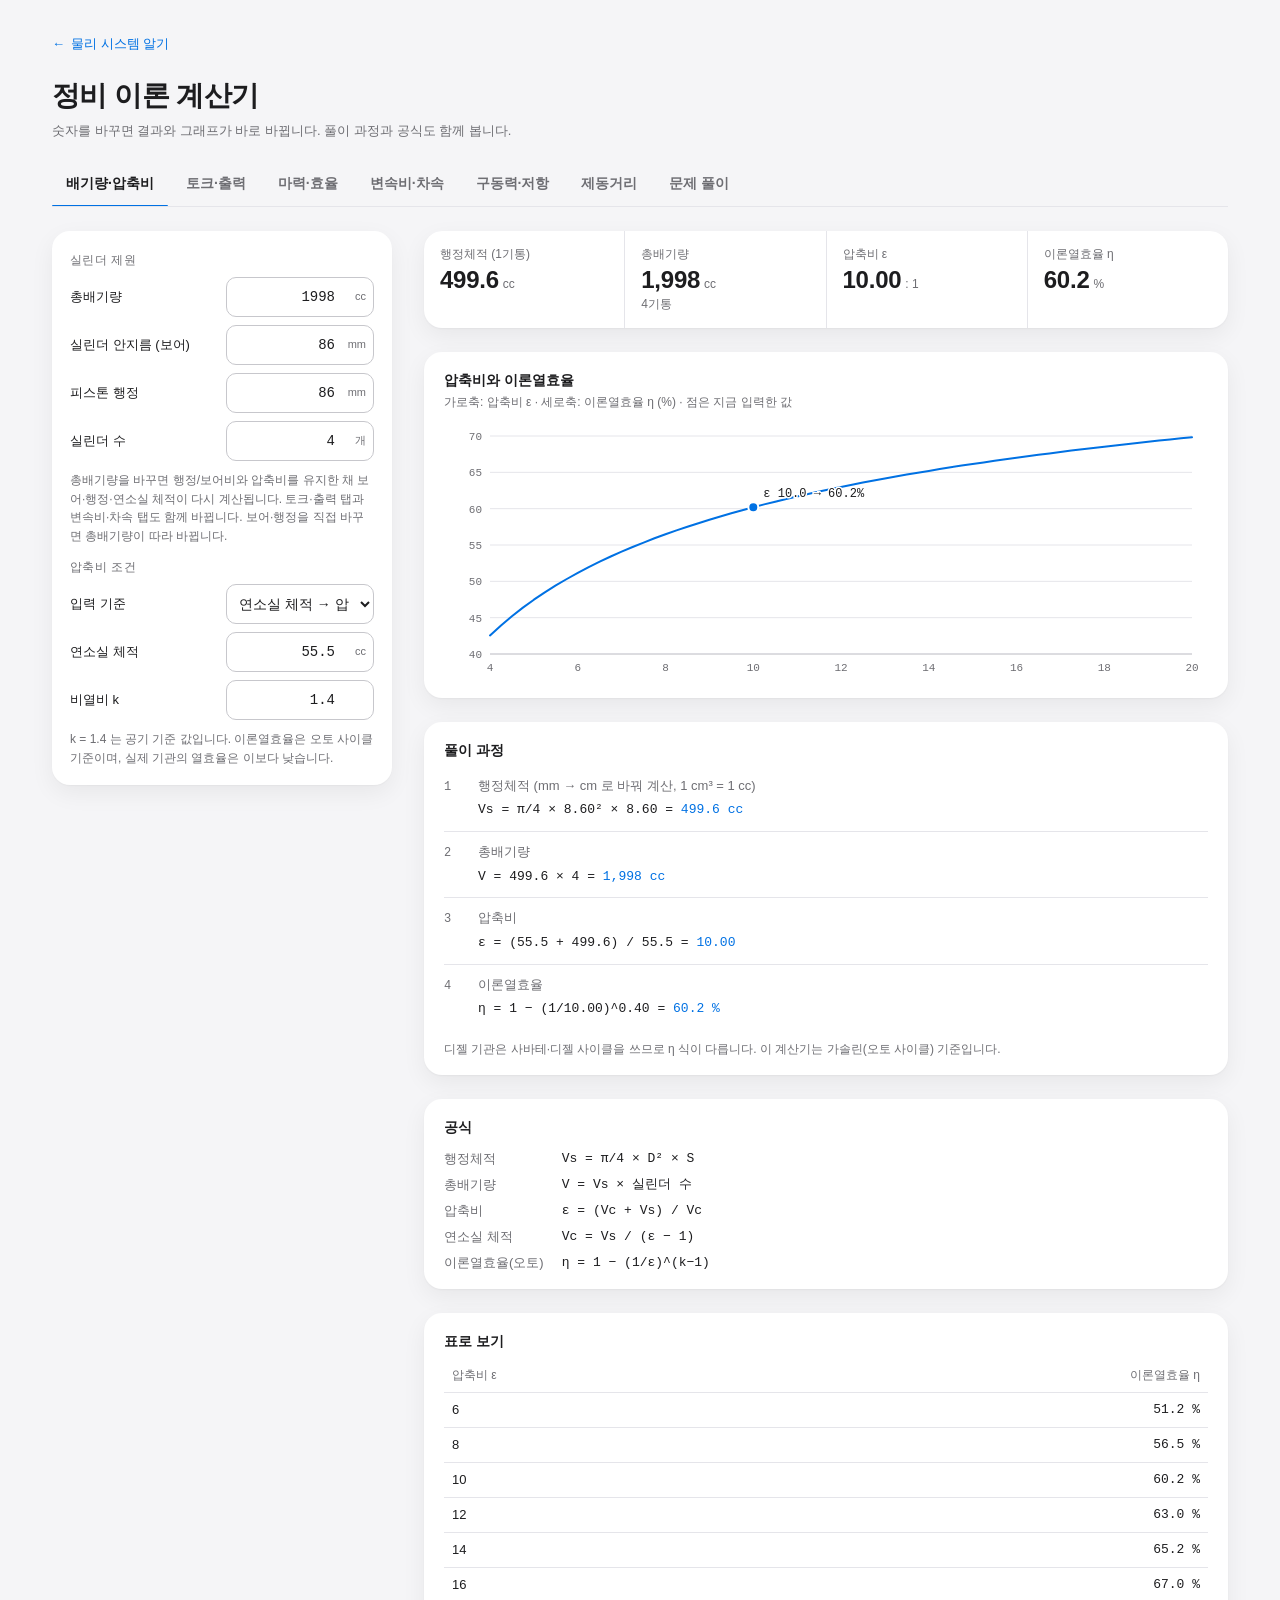
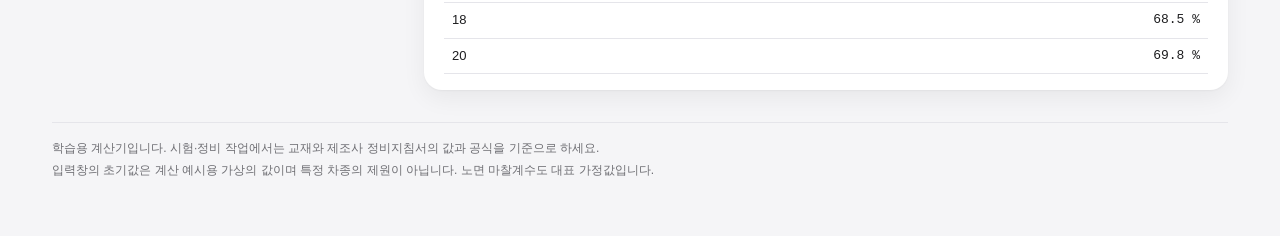
<file: public/calc.html>
<!doctype html><html><head><meta charset=utf8><meta name=viewport content="width=device-width,initial-scale=1,viewport-fit=cover">
<title>정비 이론 계산기 · 마력·토크</title>
<meta name="description" content="배기량·압축비, 토크·출력(마력), 제동거리, 변속비·차속을 숫자를 바꿔 가며 계산하는 학습용 계산기"><style>:root{color-scheme:light;box-sizing:border-box;padding-top:env(safe-area-inset-top,0px);padding-bottom:env(safe-area-inset-bottom,0px)}html{scroll-padding-top:env(safe-area-inset-top,0px)}body{margin:0;padding:0;font:14px -apple-system,BlinkMacSystemFont,sans-serif;background:#f5f5f7;color:#1d1d1f}img{max-width:100%}[hidden]:not([hidden=until-found i]){display:none!important}</style></head><body>
<style>
/* 구조: 탭 4개(주제) → 각 탭은 [입력 패널 | 결과(핵심 수치 → 그래프 → 풀이 → 공식 → 표)].
   색: 무채색 + 주황(포커스·선택). 그래프 색은 블루(slot1)·오렌지(slot2), 보조선은 회색. 모션은 상태 변화를 알리는 용도만. */
:root {
  --bg: #f5f5f7; --surface: #ffffff; --ink: #1d1d1f; --ink2: #424245; --muted: #6e6e73;
  --line: #e5e5ea; --line-strong: #c7c7cc; --accent: #0071e3; --bad: #d70015; --bad-tint: rgba(255,59,48,.10);
  --s1: #0071e3; --s2: #e85d00; --sd: #aeaeb2; --ok: #248a3d; --ok-tint: rgba(52,199,89,.12);
  --font-body: -apple-system, BlinkMacSystemFont, "SF Pro Text", "Apple SD Gothic Neo", "Pretendard", "Noto Sans KR", "Malgun Gothic", sans-serif;
  --font-num: ui-monospace, "SF Mono", "SFMono-Regular", Menlo, Consolas, monospace;
  --shadow: 0 1px 2px rgba(0,0,0,.04), 0 8px 24px rgba(0,0,0,.06);
  --ease: cubic-bezier(.16,1,.3,1); --r: 10px;
}
@media (prefers-color-scheme: dark) {
  :root:not([data-theme="light"]) {
    --bg: #000000; --surface: #1c1c1e; --ink: #f5f5f7; --ink2: #d1d1d6; --muted: #98989d;
    --line: #2c2c2e; --line-strong: #48484a; --accent: #2997ff; --bad: #ff453a; --bad-tint: rgba(255,69,58,.16);
    --s1: #2997ff; --s2: #ff9f0a; --sd: #636366; --ok: #30d158; --ok-tint: rgba(48,209,88,.16); --shadow: none; color-scheme: dark;
  }
}
:root[data-theme="dark"] {
  --bg: #000000; --surface: #1c1c1e; --ink: #f5f5f7; --ink2: #d1d1d6; --muted: #98989d;
  --line: #2c2c2e; --line-strong: #48484a; --accent: #2997ff; --bad: #ff453a; --bad-tint: rgba(255,69,58,.16);
  --s1: #2997ff; --s2: #ff9f0a; --sd: #636366; --ok: #30d158; --ok-tint: rgba(48,209,88,.16); --shadow: none; color-scheme: dark;
}
* { box-sizing: border-box; }
html { -webkit-text-size-adjust: 100%; }
body { margin: 0; background: var(--bg); color: var(--ink); font: 400 15px/1.55 var(--font-body); }
.page { max-width: 1240px; margin: 0 auto; padding: 28px clamp(16px,4vw,32px) 56px; }
:focus-visible { outline: 2px solid var(--accent); outline-offset: 2px; }
.back { margin: 0 0 14px; font-size: 13px; }
.back a { display: inline-flex; align-items: center; gap: 6px; min-height: 32px; color: var(--muted); text-decoration: none; transition: color 120ms var(--ease); }
.back a span { display: inline-block; transition: transform 160ms var(--ease); }
.back a:hover, .back a:focus-visible { color: var(--ink); }
.back a:hover span, .back a:focus-visible span { transform: translateX(-4px); }
h1 { margin: 0; font-size: 20px; font-weight: 600; letter-spacing: -.01em; }
.sub { margin: 4px 0 0; color: var(--muted); font-size: 13px; }

/* 탭: 활성 탭 밑줄이 이동하며 "어느 주제인가"를 알린다 (transform 200ms) */
.tabs { position: relative; display: flex; gap: 4px; margin-top: 20px; border-bottom: 1px solid var(--line); overflow-x: auto; scrollbar-width: none; }
.tabs::-webkit-scrollbar { display: none; }
.tab { flex: 0 0 auto; appearance: none; background: none; border: 0; border-radius: var(--r) var(--r) 0 0; padding: 10px 14px; min-height: 44px; font: 500 14px var(--font-body); color: var(--muted); cursor: pointer; transition: color 120ms var(--ease), background-color 120ms var(--ease); }
.tab:hover { color: var(--ink); background: var(--surface); }
.tab[aria-selected="true"] { color: var(--ink); }
.tab:active { background: var(--line); }
.ind { position: absolute; left: 0; bottom: -1px; height: 2px; width: 100px; background: var(--accent); transform: translateX(0); transition: transform 220ms var(--ease), width 220ms var(--ease); }

.layout { display: grid; grid-template-columns: minmax(0,1fr); gap: 24px; margin-top: 24px; align-items: start; }
@media (min-width: 960px) { .layout { grid-template-columns: 340px minmax(0,1fr); gap: 32px; } .panel { position: sticky; top: 16px; } }
.jump { display: none; margin: 0 0 4px; padding: 0; background: none; border: 0; color: var(--ink); font: 400 13px var(--font-body); text-decoration: underline; text-underline-offset: 3px; cursor: pointer; min-height: 32px; }
@media (max-width: 959px) { .jump { display: block; } }

.panel { background: var(--surface); border: 1px solid var(--line); border-radius: var(--r); padding: 6px 16px 16px; min-width: 0; }
.panel h2 { margin: 12px 0 4px; font-size: 12px; font-weight: 500; letter-spacing: .04em; color: var(--muted); }
.field { display: grid; grid-template-columns: minmax(0,1fr) minmax(0,148px); gap: 8px; align-items: center; font-size: 13px; padding-block: 4px; }
.field[hidden] { display: none; }
.field.duo .inputs { display: grid; grid-template-columns: 1fr 1fr; gap: 6px; }
.field.duo { grid-template-columns: 22px minmax(0,1fr); }
.field.duo > label { color: var(--muted); font-family: var(--font-num); font-size: 12px; }
.num { position: relative; }
.num .unit { position: absolute; right: 8px; top: 50%; transform: translateY(-50%); color: var(--muted); font-size: 11px; pointer-events: none; }
input[type="text"], select {
  width: 100%; height: 40px; border: 1px solid var(--line-strong); border-radius: var(--r); background: var(--bg); color: var(--ink);
  font: 400 14px var(--font-num); padding: 0 38px 0 8px; text-align: right;
  transition: border-color 120ms var(--ease), background-color 120ms var(--ease);
}
.duo input[type="text"] { padding-right: 34px; }
select { font-family: var(--font-body); padding: 0 8px; text-align: left; }
.field.wide { grid-template-columns: 1fr; gap: 4px; }
input[type="text"]:hover, select:hover { border-color: var(--ink); }
input[type="text"]:focus-visible, select:focus-visible { border-color: var(--accent); outline-offset: 0; }
input[aria-invalid="true"] { border-color: var(--bad); background: var(--bad-tint); }
.hint { margin: 6px 0 0; font-size: 12px; color: var(--muted); }

/* 결과 */
.results { min-width: 0; display: grid; gap: 24px; transition: opacity 160ms var(--ease); }
.results.stale > *:not(.notice) { opacity: .4; }
.results > * { transition: opacity 160ms var(--ease); }
.notice { margin: 0; padding: 10px 12px; border: 1px solid var(--bad); border-radius: var(--r); background: var(--bad-tint); font-size: 13px; }
.notice[hidden] { display: none; }
.figs { display: grid; grid-template-columns: repeat(4,minmax(0,1fr)); gap: 1px; background: var(--line); border: 1px solid var(--line); border-radius: var(--r); overflow: hidden; }
@media (max-width: 720px) { .figs { grid-template-columns: repeat(2,minmax(0,1fr)); } }
.fig { background: var(--surface); padding: 12px 14px; min-width: 0; }
.fig .lbl { display: block; font-size: 12px; color: var(--muted); }
.fig .val { display: block; margin-top: 2px; font-size: 24px; font-weight: 600; letter-spacing: -.01em; line-height: 1.25; overflow-wrap: anywhere; }
.fig .val i { font-style: normal; font-size: 12px; font-weight: 400; color: var(--muted); margin-left: 4px; letter-spacing: 0; }
.fig .note { display: block; font-size: 12px; color: var(--muted); min-height: 18px; }

.card { background: var(--surface); border: 1px solid var(--line); border-radius: var(--r); padding: 14px 16px 12px; min-width: 0; }
.card h3 { margin: 0; font-size: 14px; font-weight: 600; }
.card .cap { margin: 2px 0 10px; font-size: 12px; color: var(--muted); }
.chart { position: relative; }
.chart svg { display: block; width: 100%; touch-action: pan-y; }
.chart svg:focus-visible { outline-offset: 0; border-radius: var(--r); }
.chart text { font-family: var(--font-num); font-size: 11px; fill: var(--muted); }
.chart text.dl { font-family: var(--font-body); font-size: 12px; fill: var(--ink2); }
.chart text.mk { font-family: var(--font-num); font-size: 12px; fill: var(--ink); font-weight: 500; }
.chart text.vl { font-family: var(--font-body); font-size: 11px; fill: var(--ink2); paint-order: stroke; stroke: var(--surface); stroke-width: 3px; }
.chart svg.draggable { cursor: ew-resize; }
.legend { display: flex; flex-wrap: wrap; gap: 4px 16px; margin: 0 0 6px; font-size: 12px; color: var(--ink2); }
.legend span { display: inline-flex; align-items: center; gap: 6px; }
.legend .ln { width: 14px; height: 2px; border-radius: 1px; }
.legend .ar { width: 14px; height: 10px; opacity: .22; border-radius: 1px; }
.k-s1 { background: var(--s1); } .k-s2 { background: var(--s2); } .k-sd { background: var(--sd); }
.tip { position: absolute; top: 6px; left: 0; z-index: 2; pointer-events: none; background: var(--surface); border: 1px solid var(--line-strong); border-radius: var(--r); padding: 7px 10px; font-size: 12px; min-width: 120px; }
.tip[hidden] { display: none; }
.tip .th { color: var(--muted); font-family: var(--font-num); margin-bottom: 3px; }
.tip .tr { display: flex; align-items: center; gap: 6px; line-height: 1.7; }
.tip .tr .key { width: 10px; height: 2px; border-radius: 1px; flex: none; }
.tip .tr .nm { color: var(--ink2); flex: 1; }
.tip .tr b { font-family: var(--font-num); font-weight: 500; color: var(--ink); margin-left: 8px; }

.steps { margin: 0; padding: 0; list-style: none; counter-reset: s; display: grid; }
.steps li { counter-increment: s; display: grid; grid-template-columns: 24px minmax(0,1fr); gap: 4px 10px; padding: 10px 0; border-top: 1px solid var(--line); }
.steps li:first-child { border-top: 0; padding-top: 4px; }
.steps li::before { content: counter(s); font-family: var(--font-num); font-size: 12px; color: var(--muted); padding-top: 2px; }
.steps .what { font-size: 13px; color: var(--muted); }
.steps code { grid-column: 2; font: 400 13px/1.6 var(--font-num); color: var(--ink); overflow-wrap: anywhere; }
.steps code b { font-weight: 500; color: var(--accent); }
.note-text { margin: 10px 0 0; font-size: 12px; color: var(--muted); }

dl.formula { display: grid; grid-template-columns: minmax(0,max-content) minmax(0,1fr); gap: 6px 18px; margin: 0; font-size: 13px; }
dl.formula dt { color: var(--muted); }
dl.formula dd { margin: 0; font-family: var(--font-num); font-size: 13px; overflow-wrap: anywhere; }
@media (max-width: 560px) { dl.formula { grid-template-columns: 1fr; gap: 0; } dl.formula dd { margin-bottom: 8px; } }

details { margin-top: 12px; border-top: 1px solid var(--line); padding-top: 8px; }
summary { cursor: pointer; font-size: 13px; color: var(--ink); min-height: 32px; display: flex; align-items: center; }
.tbl { overflow-x: auto; margin-top: 6px; }
table { width: 100%; border-collapse: collapse; font-size: 13px; min-width: 320px; }
th, td { padding: 7px 8px; border-bottom: 1px solid var(--line); text-align: right; white-space: nowrap; }
th { font-weight: 500; color: var(--muted); font-size: 12px; }
th:first-child, td:first-child { text-align: left; }
td { font-family: var(--font-num); }
td:first-child { font-family: var(--font-body); }
tr.on td { background: color-mix(in srgb, var(--accent) 9%, transparent); }

.foot { margin-top: 32px; padding-top: 16px; border-top: 1px solid var(--line); font-size: 12px; color: var(--muted); display: grid; gap: 4px; }
/* Apple 스타일: 테두리 대신 그림자와 큰 모서리. 다크 모드는 그림자 없이 면 색으로 구분 */
h1 { font-size: 28px; font-weight: 700; letter-spacing: -.02em; }
.back a { color: var(--accent); }
.back a:hover, .back a:focus-visible { color: var(--accent); opacity: .8; }
.panel, .card, .figs { border: 0; border-radius: 18px; box-shadow: var(--shadow); }
.panel { padding: 8px 18px 18px; }
.card { padding: 18px 20px 16px; }
.fig { padding: 14px 16px; }
.fig .val { font-family: var(--font-body); font-variant-numeric: tabular-nums; font-weight: 700; }
.tab { border-radius: 10px 10px 0 0; font-weight: 600; }
.ind { border-radius: 2px; }
input[type="text"], select { border-color: var(--line-strong); background: var(--surface); }
.notice { border-radius: 12px; }
/* 문제 풀이: 고르면 정답은 초록, 오답은 빨강으로 짧게 흔들려(320ms) 틀렸음을 알린다. 해설은 아래에서 6px 떠오르며 나타난다 */
.qz { max-width: 760px; margin: 24px auto 0; display: grid; gap: 16px; }
.qz-bar { display: flex; flex-wrap: wrap; gap: 10px 16px; align-items: center; justify-content: space-between; }
.qz-chips { display: flex; flex-wrap: wrap; gap: 6px; }
.chip { appearance: none; border: 0; background: var(--surface); box-shadow: var(--shadow); color: var(--ink2); font: 500 13px var(--font-body); padding: 8px 14px; min-height: 36px; border-radius: 999px; cursor: pointer; transition: background-color 160ms var(--ease), color 160ms var(--ease), transform 120ms var(--ease); }
.chip:active { transform: scale(.96); }
.chip[aria-pressed="true"] { background: var(--ink); color: var(--surface); }
.qz-score { margin: 0; font-size: 13px; color: var(--muted); font-variant-numeric: tabular-nums; }
.qz-score b { color: var(--ink); font-weight: 600; }
.qz-card { padding: 22px 22px 20px; }
.qz-meta { display: flex; gap: 8px; align-items: center; margin: 0 0 8px; font-size: 12px; color: var(--muted); }
.qz-tag { background: color-mix(in srgb, var(--accent) 12%, transparent); color: var(--accent); padding: 2px 9px; border-radius: 999px; font-weight: 600; }
.qz-card .qz-q { font-size: 17px; line-height: 1.6; font-weight: 600; margin: 0 0 16px; word-break: keep-all; }
.qz-opts { display: grid; gap: 8px; }
.qz-opt { display: flex; align-items: center; gap: 12px; width: 100%; text-align: left; appearance: none; border: 1px solid var(--line); background: var(--surface); color: var(--ink); border-radius: 14px; padding: 12px 14px; min-height: 52px; font: 500 15px/1.45 var(--font-body); font-variant-numeric: tabular-nums; cursor: pointer; word-break: keep-all; transition: border-color 160ms var(--ease), background-color 160ms var(--ease), transform 120ms var(--ease), opacity 200ms var(--ease); }
.qz-opt:hover:not(:disabled) { border-color: var(--line-strong); background: var(--bg); }
.qz-opt:active:not(:disabled) { transform: scale(.985); }
.qz-opt:disabled { cursor: default; }
.qz-opt .n { flex: none; width: 26px; height: 26px; border-radius: 50%; display: grid; place-items: center; font: 600 12px var(--font-num); background: var(--bg); color: var(--muted); transition: background-color 160ms var(--ease), color 160ms var(--ease); }
.qz-opt[data-state="right"] { border-color: var(--ok); background: var(--ok-tint); }
.qz-opt[data-state="right"] .n { background: var(--ok); color: #fff; }
.qz-opt[data-state="wrong"] { border-color: var(--bad); background: var(--bad-tint); animation: qzShake 320ms var(--ease); }
.qz-opt[data-state="wrong"] .n { background: var(--bad); color: #fff; }
.qz-opt[data-state="dim"] { opacity: .45; }
@keyframes qzShake { 0%, 100% { transform: translateX(0); } 20% { transform: translateX(-6px); } 40% { transform: translateX(5px); } 60% { transform: translateX(-3px); } 80% { transform: translateX(2px); } }
.qz-ex { margin-top: 16px; padding-top: 14px; border-top: 1px solid var(--line); animation: qzIn 240ms var(--ease) both; }
.qz-ex[hidden] { display: none; }
@keyframes qzIn { from { opacity: 0; transform: translateY(6px); } to { opacity: 1; transform: none; } }
.qz-verdict { margin: 0 0 6px; font-weight: 600; font-size: 15px; }
.qz-verdict.ok { color: var(--ok); }
.qz-verdict.no { color: var(--bad); }
.qz-actions { display: flex; flex-wrap: wrap; gap: 8px; justify-content: flex-end; margin-top: 14px; }
.btn { appearance: none; border: 0; border-radius: 999px; padding: 10px 18px; min-height: 44px; font: 600 14px var(--font-body); cursor: pointer; transition: transform 120ms var(--ease), opacity 160ms var(--ease); }
.btn:active { transform: scale(.97); }
.btn.primary { background: var(--accent); color: #fff; }
.btn.primary:hover { opacity: .9; }
.btn.ghost { background: color-mix(in srgb, var(--accent) 10%, transparent); color: var(--accent); }
.btn[hidden] { display: none; }
@media (prefers-reduced-motion: reduce) { *, *::before, *::after { transition-duration: 1ms !important; animation-duration: 1ms !important; } }
</style>

<div class="page">
  <header>
    <p class="back"><a href="./lab.html"><span aria-hidden="true">←</span> 물리 시스템 알기</a></p>
    <h1>정비 이론 계산기</h1>
    <p class="sub">숫자를 바꾸면 결과와 그래프가 바로 바뀝니다. 풀이 과정과 공식도 함께 봅니다.</p>
  </header>
  <div class="tabs" role="tablist" aria-label="계산 주제" id="tabs">
    <button class="tab" role="tab" id="tab-compression" aria-controls="panel-compression" data-id="compression">배기량·압축비</button>
    <button class="tab" role="tab" id="tab-power" aria-controls="panel-power" data-id="power">토크·출력</button>
    <button class="tab" role="tab" id="tab-ihp" aria-controls="panel-ihp" data-id="ihp">마력·효율</button>
    <button class="tab" role="tab" id="tab-gears" aria-controls="panel-gears" data-id="gears">변속비·차속</button>
    <button class="tab" role="tab" id="tab-drive" aria-controls="panel-drive" data-id="drive">구동력·저항</button>
    <button class="tab" role="tab" id="tab-braking" aria-controls="panel-braking" data-id="braking">제동거리</button>
    <button class="tab" role="tab" id="tab-quiz" aria-controls="panel-quiz" data-id="quiz">문제 풀이</button>
    <span class="ind" id="ind" aria-hidden="true"></span>
  </div>
  <main id="main"></main>
  <footer class="foot">
    <span>학습용 계산기입니다. 시험·정비 작업에서는 교재와 제조사 정비지침서의 값과 공식을 기준으로 하세요.</span>
    <span>입력창의 초기값은 계산 예시용 가상의 값이며 특정 차종의 제원이 아닙니다. 노면 마찰계수도 대표 가정값입니다.</span>
  </footer>
</div>

<script>
/* CALC START — 정비 이론 계산식 (순수 함수, 단위는 주석에 표기) */
var G = 9.80665;                 // m/s²  표준 중력가속도
var KW_PER_PS = 0.73549875;      // 1 PS(미터 마력) = 0.73549875 kW
var W_PER_RPM = 2 * Math.PI / 60 / 1000;   // T[N·m] × N[rpm] × W_PER_RPM = kW
var K_SPEED = 2 * Math.PI * 60 / 1000;     // 차속[km/h] = K_SPEED × r[m] × N[rpm] ÷ 총감속비 (≈ 0.377)

/* 배기량·압축비·이론열효율(오토 사이클). D, S: mm / Vc: cc(cm³) */
function calcCompression(p) {
  var d = p.D / 10, s = p.S / 10;                    // cm
  var Vs = Math.PI / 4 * d * d * s;                  // 행정체적 cm³ / 실린더
  var total = Vs * p.n;
  var Vc, eps;
  if (p.mode === "vc") { Vc = p.Vc; eps = (Vc + Vs) / Vc; }
  else { eps = p.eps; Vc = Vs / (eps - 1); }
  var eta = 1 - Math.pow(1 / eps, p.k - 1);
  return { Vs: Vs, total: total, Vc: Vc, eps: eps, eta: eta };
}
function otto(eps, k) { return 1 - Math.pow(1 / eps, k - 1); }

/* 토크 → 출력. unit: "nm" | "kgf" (kgf·m) */
function torqueToNm(T, unit) { return unit === "kgf" ? T * G : T; }
function powerFromTorque(T, unit, rpm) {
  var kW = torqueToNm(T, unit) * rpm * W_PER_RPM;
  return { kW: kW, PS: kW / KW_PER_PS };
}

/* 단조 3차 보간(Fritsch–Carlson). xs 오름차순 */
function monotoneInterp(xs, ys) {
  var n = xs.length, d = [], m = [], i;
  for (i = 0; i < n - 1; i++) d[i] = (ys[i + 1] - ys[i]) / (xs[i + 1] - xs[i]);
  m[0] = d[0]; m[n - 1] = d[n - 2];
  for (i = 1; i < n - 1; i++) m[i] = d[i - 1] * d[i] <= 0 ? 0 : (d[i - 1] + d[i]) / 2;
  for (i = 0; i < n - 1; i++) {
    if (d[i] === 0) { m[i] = 0; m[i + 1] = 0; continue; }
    var a = m[i] / d[i], b = m[i + 1] / d[i], s = a * a + b * b;
    if (s > 9) { var t = 3 / Math.sqrt(s); m[i] = t * a * d[i]; m[i + 1] = t * b * d[i]; }
  }
  return function (x) {
    if (x <= xs[0]) return ys[0];
    if (x >= xs[n - 1]) return ys[n - 1];
    var k = 0; while (x > xs[k + 1]) k++;
    var h = xs[k + 1] - xs[k], t = (x - xs[k]) / h, t2 = t * t, t3 = t2 * t;
    return (2 * t3 - 3 * t2 + 1) * ys[k] + (t3 - 2 * t2 + t) * h * m[k] + (-2 * t3 + 3 * t2) * ys[k + 1] + (t3 - t2) * h * m[k + 1];
  };
}

/* 정지거리 = 공주거리 + 제동거리. v: km/h, t: s, mu: 마찰계수 */
function calcBraking(v, t, mu) {
  var ms = v / 3.6, react = ms * t, brake = ms * ms / (2 * mu * G);
  return { ms: ms, react: react, brake: brake, total: react + brake };
}

/* 타이어 규격 "205/55R16" → 반경 */
function parseTire(str) {
  var m = /^\s*(\d{3})\s*\/\s*(\d{2})\s*[A-Za-z]?R\s*(\d{2})\s*$/i.exec(str || "");
  if (!m) return null;
  var w = +m[1], ar = +m[2], rim = +m[3];
  var side = w * ar / 100, diameter = 2 * side + rim * 25.4;
  return { width: w, aspect: ar, rim: rim, sidewall: side, diameter: diameter, radiusMm: diameter / 2 };
}

/* 차속 km/h. rMm: 타이어 반경 mm, rpm: 엔진 회전수, gear·final: 변속비·종감속비 */
function speedKmh(rMm, rpm, gear, fin) { return K_SPEED * (rMm / 1000) * rpm / (gear * fin); }
/* CALC END */

</script>
<script>
(function () {
  "use strict";
  var RM = window.matchMedia && matchMedia("(prefers-reduced-motion: reduce)").matches;
  var $ = function (s, r) { return (r || document).querySelector(s); };
  function fmt(v, d) { return v.toLocaleString("ko-KR", { minimumFractionDigits: d, maximumFractionDigits: d }); }
  function esc(s) { return String(s).replace(/[&<>"']/g, function (c) { return { "&": "&amp;", "<": "&lt;", ">": "&gt;", '"': "&quot;", "'": "&#39;" }[c]; }); }
  function ease(t) { return 1 - Math.pow(1 - t, 3); }
  function dec(step) { return step >= 1 ? 0 : Math.min(3, Math.ceil(-Math.log10(step) - 1e-9)); }
  function niceScale(min, max, count) {
    if (!(max > min)) max = min + 1;
    var raw = (max - min) / count, p = Math.pow(10, Math.floor(Math.log10(raw))), f = raw / p;
    var st = (f < 1.5 ? 1 : f < 3 ? 2 : f < 7 ? 5 : 10) * p;
    var lo = Math.floor(min / st + 1e-9) * st, hi = Math.ceil(max / st - 1e-9) * st, t = [];
    for (var v = lo; v <= hi + st * 1e-9; v += st) t.push(+v.toFixed(10));
    return { lo: lo, hi: hi, ticks: t, step: st };
  }
  function lin(a, b, n) { var o = [], i; for (i = 0; i < n; i++) o.push(a + (b - a) * i / (n - 1)); return o; }

  /* ---------- 엔진 공유 상태: 배기량 탭의 결과를 다른 탭이 읽는다 ----------
     기준 엔진(REF)은 각 탭의 초기값이 만드는 예시 엔진(보어 86 × 행정 86 × 4기통).
     · 토크 ∝ 배기량            (평균유효압력 BMEP 일정 가정)
     · 최고 회전수 ∝ 1 / 행정   (평균 피스톤 속도 Sp = 2·S·N/60 일정 가정) */
  var REF = { V: calcCompression({ D: 86, S: 86, n: 4, mode: "eps", eps: 10, k: 1.4 }).total, S: 86 };
  var ENG = { V: REF.V, S: REF.S, D: 86, n: 4, eps: 10 };
  var PWS = null, GS = null;   // 토크 곡선(토크·출력 탭)과 타이어·변속비(변속비·차속 탭) — 마력·효율, 구동력 탭이 읽는다
  var drv = "bs", ratio = 1, epsKeep = 10;   // drv: 마지막에 사용자가 만진 쪽 ("bs" 보어·행정 / "V" 총배기량)
  var lastKey = "";
  function r1(x) { return String(Math.round(x * 10) / 10); }
  function linkEngine() {   // 배기량이 바뀌면 토크·출력 탭과 변속비·차속 탭을 새 엔진에 맞춘다
    var key = ENG.V.toFixed(3) + "|" + ENG.S.toFixed(3);
    if (key !== lastKey) { lastKey = key; pw.applyLink(); gears.applyLink(); ihp.applyLink(); }
    pw.update(); gears.update();
  }
  function syncFromV(F, V, n) {   // 총배기량 → 보어·행정 (행정/보어비 유지), 연소실 체적 (압축비 유지)
    if (!(V > 0) || !(n >= 1)) return;
    var Vs = V / n, D = 10 * Math.cbrt(4 * Vs / (Math.PI * ratio)), S = ratio * D;
    if (D >= 30 && D <= 200 && S >= 30 && S <= 250) { F.set("D", r1(D)); F.set("S", r1(S)); }
    if (F.mode.el.value === "vc" && epsKeep > 1) F.set("Vc", String(Math.round(Vs / (epsKeep - 1) * 100) / 100));
  }

  /* ---------- 차트: 입력이 바뀌면 선·축이 260ms 동안 새 값으로 이동한다 (감속 곡선) ---------- */
  function Chart(root, o) {
    var NS = "http://www.w3.org/2000/svg";
    root.classList.add("chart");
    root.innerHTML = '<div class="legend" hidden></div><svg tabindex="0" role="img"></svg><div class="tip" hidden></div>';
    var leg = root.children[0], svg = root.children[1], tip = root.children[2];
    var W = 0, H = 260, spec = null, cur = null, from = null, to = null, t0 = 0, raf = 0, hover = -1;
    var drag = false, grab = 0, graf = 0;   // grab: 점을 잡은 정도 0→1 (잡으면 점이 커지고 둘레가 생긴다)
    var L = 46, T = 14, B = 28;

    function stateOf(sp) {
      var ys = {}; sp.series.forEach(function (s) { ys[s.id] = s.ys.slice(); });
      return { xMin: sp.xMin, xMax: sp.xMax, yMin: sp.y.lo, yMax: sp.y.hi, ys: ys, m: sp.marker ? [sp.marker.x, sp.marker.y] : null, dots: (sp.dots || []).map(function (d) { return [d.x, d.y]; }), vl: (sp.vlines || []).map(function (v) { return v.x; }) };
    }
    function mix(a, b, t) {
      var r = { xMin: a.xMin + (b.xMin - a.xMin) * t, xMax: a.xMax + (b.xMax - a.xMax) * t, yMin: a.yMin + (b.yMin - a.yMin) * t, yMax: a.yMax + (b.yMax - a.yMax) * t, ys: {}, m: null, dots: [], vl: b.vl };
      Object.keys(b.ys).forEach(function (k) {
        var p = a.ys[k], q = b.ys[k];
        r.ys[k] = p && p.length === q.length ? q.map(function (v, i) { return v == null || p[i] == null ? v : p[i] + (v - p[i]) * t; }) : q;
      });
      r.m = a.m && b.m ? [a.m[0] + (b.m[0] - a.m[0]) * t, a.m[1] + (b.m[1] - a.m[1]) * t] : b.m;
      r.dots = a.dots.length === b.dots.length ? b.dots.map(function (d, i) { return [a.dots[i][0] + (d[0] - a.dots[i][0]) * t, a.dots[i][1] + (d[1] - a.dots[i][1]) * t]; }) : b.dots;
      if (a.vl && a.vl.length === b.vl.length) r.vl = b.vl.map(function (x, i) { return a.vl[i] + (x - a.vl[i]) * t; });
      return r;
    }
    function px(x, R) { return L + (x - cur.xMin) / (cur.xMax - cur.xMin) * (W - L - R); }
    function py(y) { return T + (1 - (y - cur.yMin) / (cur.yMax - cur.yMin)) * (H - T - B); }
    function rightPad() { return spec.labels ? (W < 480 ? 60 : 78) : 16; }

    function render() {
      if (!spec || !cur || !W) return;
      var R = rightPad(), s = [], i;
      var xs = spec.xs, x0 = px(cur.xMin, R), x1 = px(cur.xMax, R);
      spec.y.ticks.forEach(function (v) {
        if (v < cur.yMin - 1e-9 || v > cur.yMax + 1e-9) return;
        var y = py(v);
        s.push('<line x1="' + L + '" x2="' + (W - R) + '" y1="' + y + '" y2="' + y + '" stroke="var(--line)" stroke-width="1"/>');
        s.push('<text x="' + (L - 8) + '" y="' + (y + 4) + '" text-anchor="end">' + spec.yFmt(v) + "</text>");
      });
      s.push('<line x1="' + L + '" x2="' + (W - R) + '" y1="' + (H - B) + '" y2="' + (H - B) + '" stroke="var(--line-strong)" stroke-width="1"/>');
      var xt = spec.xTicks, skip = xt.length > 1 && Math.abs(px(xt[1], R) - px(xt[0], R)) < 52 ? 2 : 1;
      xt.forEach(function (v, ti) {
        if (ti % skip || v < cur.xMin - 1e-9 || v > cur.xMax + 1e-9) return;
        var x = px(v, R);
        s.push('<text x="' + x + '" y="' + (H - B + 17) + '" text-anchor="middle">' + spec.xFmt(v) + "</text>");
      });
      function pts(id) { return xs.map(function (x, k) { return px(x, R).toFixed(1) + "," + py(cur.ys[id][k]).toFixed(1); }); }
      if (spec.fill) {
        var top = pts(spec.fill.top), bot = pts(spec.fill.bottom).reverse();
        s.push('<polygon points="' + top.concat(bot).join(" ") + '" fill="var(--' + spec.fill.cls + ')" opacity=".14"/>');
      }
      if (cur.vl && cur.vl.length) {
        if (spec.band && cur.vl.length > 1) {
          var b0 = px(Math.min(cur.vl[0], cur.vl[1]), R), b1 = px(Math.max(cur.vl[0], cur.vl[1]), R);
          s.push('<rect x="' + b0 + '" y="' + T + '" width="' + Math.max(0, b1 - b0) + '" height="' + (H - T - B) + '" fill="var(--sd)" opacity=".16"/>');
        }
        cur.vl.forEach(function (x, k) {
          var vx = px(x, R), lab = spec.vlines[k].label, other = cur.vl.length > 1 ? cur.vl[1 - k] : null;
          s.push('<line x1="' + vx + '" x2="' + vx + '" y1="' + T + '" y2="' + (H - B) + '" stroke="var(--line-strong)" stroke-width="1" stroke-dasharray="3 3"/>');
          if (!lab) return;
          var an = other == null ? "middle" : (x < other || (x === other && k === 0)) ? "end" : "start";
          s.push('<text class="vl" x="' + (vx + (an === "end" ? -4 : an === "start" ? 4 : 0)) + '" y="' + (T + 10) + '" text-anchor="' + an + '">' + esc(lab) + "</text>");
        });
      }
      function pathD(id) {
        var d = "", pen = false;
        xs.forEach(function (x, k) {
          var y = cur.ys[id][k];
          if (y == null || !isFinite(y)) { pen = false; return; }
          d += (pen ? "L" : "M") + px(x, R).toFixed(1) + "," + py(y).toFixed(1); pen = true;
        });
        return d;
      }
      var order = spec.series.filter(function (q) { return !q.noDraw; }).sort(function (a, b) { return (a.cls === "s1" ? 1 : 0) - (b.cls === "s1" ? 1 : 0); });
      order.forEach(function (q) {
        s.push('<path d="' + pathD(q.id) + '" fill="none" stroke="var(--' + q.cls + ')" stroke-width="2" stroke-linejoin="round" stroke-linecap="round"/>');
      });
      if (spec.labels) {
        var cand = order.filter(function (q) { return q.label; }).map(function (q) { return { q: q, y: py(cur.ys[q.id][xs.length - 1]) }; });
        cand.sort(function (a, b) { return (b.q.cls === "s1") - (a.q.cls === "s1"); });
        var placed = [];
        cand.forEach(function (c) {
          if (placed.some(function (p) { return Math.abs(p - c.y) < 14; })) return;
          placed.push(c.y);
          s.push('<line x1="' + (W - R + 8) + '" x2="' + (W - R + 20) + '" y1="' + c.y + '" y2="' + c.y + '" stroke="var(--' + c.q.cls + ')" stroke-width="2" stroke-linecap="round"/>');
          s.push('<text class="dl" x="' + (W - R + 25) + '" y="' + (c.y + 4) + '">' + esc(c.q.label) + "</text>");
        });
      }
      (spec.tags || []).forEach(function (g) {   // 곡선 이름표 (예: 기어 번호)
        s.push('<text class="vl" x="' + px(g.x, R) + '" y="' + (py(g.y) - 7) + '" text-anchor="middle">' + esc(g.text) + "</text>");
      });
      cur.dots.forEach(function (d, k) {
        s.push('<circle cx="' + px(d[0], R) + '" cy="' + py(d[1]) + '" r="4" fill="var(--' + spec.dots[k].cls + ')" stroke="var(--surface)" stroke-width="2"/>');
      });
      if (hover >= 0) {
        var hx = px(xs[hover], R);
        s.push('<line x1="' + hx + '" x2="' + hx + '" y1="' + T + '" y2="' + (H - B) + '" stroke="var(--line-strong)" stroke-width="1"/>');
        order.forEach(function (q) {
          if (cur.ys[q.id][hover] == null) return;
          s.push('<circle cx="' + hx + '" cy="' + py(cur.ys[q.id][hover]) + '" r="4" fill="var(--' + q.cls + ')" stroke="var(--surface)" stroke-width="2"/>');
        });
      }
      if (cur.m) {
        var mx = px(cur.m[0], R), my = py(cur.m[1]);
        if (grab > 0.01) s.push('<circle cx="' + mx + '" cy="' + my + '" r="' + (6 + 8 * grab) + '" fill="var(--' + spec.marker.cls + ')" opacity="' + (0.2 * grab) + '"/>');
        s.push('<circle cx="' + mx + '" cy="' + my + '" r="' + (5 + 2 * grab) + '" fill="var(--' + spec.marker.cls + ')" stroke="var(--surface)" stroke-width="2"/>');
        if (spec.marker.text) {
          var right = mx > W - R - 90;
          s.push('<text class="mk" x="' + (right ? mx - 10 : mx + 10) + '" y="' + (my - 10) + '" text-anchor="' + (right ? "end" : "start") + '" style="paint-order:stroke;stroke:var(--surface);stroke-width:3px">' + esc(spec.marker.text) + "</text>");
        }
      }
      svg.innerHTML = s.join("");
    }

    function size() {
      var w = root.clientWidth; if (!w) return;
      W = w; H = w < 480 ? 220 : 260;
      svg.setAttribute("viewBox", "0 0 " + W + " " + H); svg.setAttribute("height", H);
      render();
    }
    if (window.ResizeObserver) new ResizeObserver(size).observe(root); else window.addEventListener("resize", size);

    function tick(now) {
      var t = Math.min(1, (now - t0) / 260);
      cur = mix(from, to, ease(t)); render();
      raf = t < 1 ? requestAnimationFrame(tick) : 0;
    }
    function set(sp) {
      spec = sp; to = stateOf(sp);
      if (hover >= sp.xs.length) hover = -1;
      svg.setAttribute("aria-label", sp.aria || "");
      if (sp.legend) {
        leg.hidden = false; leg.textContent = "";
        sp.legend.forEach(function (g) {
          var e = document.createElement("span"), k = document.createElement("i");
          k.className = (g.area ? "ar " : "ln ") + "k-" + g.cls; e.appendChild(k); e.appendChild(document.createTextNode(g.label)); leg.appendChild(e);
        });
      } else leg.hidden = true;
      cancelAnimationFrame(raf);
      svg.classList.toggle("draggable", !!sp.drag);
      if (!cur || RM || !W || drag) { cur = to; render(); }
      else { from = cur; t0 = performance.now(); raf = requestAnimationFrame(tick); }
      if (hover >= 0) showHover(hover);
    }

    function showHover(i) {
      hover = i; render();
      tip.hidden = false; tip.textContent = "";
      var h = document.createElement("div"); h.className = "th"; h.textContent = spec.xTip(spec.xs[i]); tip.appendChild(h);
      spec.series.forEach(function (q) {
        var r = document.createElement("div"), k = document.createElement("span"), n = document.createElement("span"), b = document.createElement("b");
        r.className = "tr"; k.className = "key k-" + q.cls; n.className = "nm"; n.textContent = q.name; b.textContent = q.ys[i] == null ? "—" : spec.tipFmt(q.ys[i], q);
        r.appendChild(k); r.appendChild(n); r.appendChild(b); tip.appendChild(r);
      });
      var x = px(spec.xs[i], rightPad()), tw = tip.offsetWidth;
      tip.style.left = Math.max(0, x + 12 + tw > W ? x - 12 - tw : x + 12) + "px";
    }
    function hide() { hover = -1; tip.hidden = true; render(); }
    function nearest(clientX) {
      var rc = svg.getBoundingClientRect(), x = clientX - rc.left, R = rightPad(), best = 0, bd = 1e9;
      spec.xs.forEach(function (v, k) { var d = Math.abs(px(v, R) - x); if (d < bd) { bd = d; best = k; } });
      return best;
    }
    function grabTo(target) {   // 잡을 때·놓을 때 점 크기가 160ms 감속 곡선으로 변한다
      cancelAnimationFrame(graf);
      if (RM) { grab = target; render(); return; }
      var g0 = grab, s0 = performance.now();
      (function f(now) { var t = Math.min(1, (now - s0) / 160); grab = g0 + (target - g0) * ease(t); render(); if (t < 1) graf = requestAnimationFrame(f); })(s0);
    }
    function dataX(clientX) {
      var rc = svg.getBoundingClientRect(), R = rightPad(), f = (clientX - rc.left - L) / (W - L - R);
      return cur.xMin + Math.max(0, Math.min(1, f)) * (cur.xMax - cur.xMin);
    }
    function endDrag() { if (!drag) return; drag = false; grabTo(0); }
    svg.addEventListener("pointerdown", function (e) {
      if (!spec || !spec.drag || !cur) return;
      drag = true; try { svg.setPointerCapture(e.pointerId); } catch (err) { /* 일부 브라우저 */ }
      hover = -1; tip.hidden = true; grabTo(1); spec.drag(dataX(e.clientX));
    });
    svg.addEventListener("pointerup", endDrag);
    svg.addEventListener("pointercancel", endDrag);
    svg.addEventListener("pointermove", function (e) {
      if (!spec) return;
      if (drag) { spec.drag(dataX(e.clientX)); return; }
      showHover(nearest(e.clientX));
    });
    svg.addEventListener("pointerleave", function () { if (spec && document.activeElement !== svg) hide(); });
    svg.addEventListener("focus", function () { if (!spec || drag) return; var m = spec.marker ? spec.marker.x : spec.xs[0], b = 0, bd = 1e9; spec.xs.forEach(function (v, k) { if (Math.abs(v - m) < bd) { bd = Math.abs(v - m); b = k; } }); showHover(b); });
    svg.addEventListener("blur", function () { if (spec) hide(); });
    svg.addEventListener("keydown", function (e) {
      if (!spec || hover < 0) return;
      var n = spec.xs.length - 1, step = e.shiftKey ? 5 : 1, i = hover;
      if (e.key === "ArrowRight") i = Math.min(n, hover + step); else if (e.key === "ArrowLeft") i = Math.max(0, hover - step);
      else if (e.key === "Home") i = 0; else if (e.key === "End") i = n; else return;
      e.preventDefault(); showHover(i);
    });
    return { set: set };
  }
  function chartSpec(o) {  // o: xs, series, xMin, xMax, yMin, yMax(raw), yDec …
    var y = niceScale(o.yMin, o.yMax, 5), xt = niceScale(o.xMin, o.xMax, o.xCount || 6);
    var xd = dec(xt.step), yd = dec(y.step);
    o.y = y; o.xTicks = xt.ticks;
    o.xFmt = function (v) { return fmt(v, xd); }; o.yFmt = function (v) { return fmt(v, yd); };
    return o;
  }

  /* ---------- 폼: 숫자 검증 + 입력 즉시 이벤트 ---------- */
  function parseNum(s) { s = String(s).replace(/,/g, "").trim(); return s === "" ? NaN : Number(s); }
  function Form(host, items, onChange) {
    var F = {}, order = [];
    function mk(f, parent, extra) {
      var wrap = extra || document.createElement("div");
      var id = "f-" + host.id + "-" + f.key;
      if (f.type === "select") {
        var sel = document.createElement("select"); sel.id = id; sel.name = f.key;
        F[f.key] = { f: f, el: sel, wrap: wrap }; order.push(f.key);
        sel.addEventListener("change", function () { onChange(f.key); });
        return sel;
      }
      var box = document.createElement("div"); box.className = "num";
      var inp = document.createElement("input"); inp.type = "text"; inp.id = id; inp.name = f.key; inp.value = f.def == null ? "" : String(f.def);
      inp.autocomplete = "off"; inp.spellcheck = false; inp.inputMode = f.text ? "text" : "decimal";
      if (f.label) inp.setAttribute("aria-label", f.label);
      var u = document.createElement("span"); u.className = "unit"; u.textContent = f.unit || "";
      box.appendChild(inp); box.appendChild(u);
      if (f.text) inp.style.textAlign = "right";
      if ((f.unit || "").length > 4) inp.style.paddingRight = Math.round(f.unit.length * 6.5 + 14) + "px";
      F[f.key] = { f: f, el: inp, wrap: wrap }; order.push(f.key);
      inp.addEventListener("input", function () { onChange(f.key); });
      return box;
    }
    items.forEach(function (it) {
      if (it.h) { var h = document.createElement("h2"); h.textContent = it.h; host.appendChild(h); return; }
      if (it.hint) { var p = document.createElement("p"); p.className = "hint"; p.textContent = it.hint; host.appendChild(p); return; }
      var w = document.createElement("div"); w.className = "field" + (it.row ? " duo" : "");
      var lab = document.createElement("label");
      if (it.row) {
        lab.textContent = it.label; w.appendChild(lab);
        var g = document.createElement("div"); g.className = "inputs";
        it.row.forEach(function (f) { g.appendChild(mk(f, g, w)); }); w.appendChild(g);
        lab.htmlFor = "f-" + host.id + "-" + it.row[0].key;
      } else {
        lab.textContent = it.label; lab.htmlFor = "f-" + host.id + "-" + it.key; w.appendChild(lab);
        w.appendChild(mk(it, w, w));
      }
      host.appendChild(w);
    });
    F.read = function () {
      var v = {}, errs = [], raw = {};
      order.forEach(function (k) { raw[k] = F[k].el.value; });
      order.forEach(function (k) {
        var e = F[k], f = e.f, vis = !f.show || f.show(raw);
        e.wrap.hidden = !vis;
        e.el.removeAttribute("aria-invalid");
        if (f.type === "select") { v[k] = e.el.value; return; }
        if (!vis || (f.optional && e.el.value.trim() === "")) { v[k] = NaN; return; }
        var n = f.text ? e.el.value.trim() : parseNum(e.el.value), bad = false;
        if (f.text) bad = !n;
        else bad = !isFinite(n) || n < f.min || n > f.max || (f.int && Math.floor(n) !== n) || (f.minEx && n <= f.min);
        if (bad) { e.el.setAttribute("aria-invalid", "true"); errs.push(f.text ? (f.errMsg || f.label + " 형식을 확인하세요.") : (f.name || f.label) + ": " + f.min + " ~ " + f.max + " 사이의 " + (f.int ? "정수" : "숫자") + "를 입력하세요."); }
        v[k] = n;
      });
      return { v: v, errs: errs };
    };
    F.mark = function (keys) { keys.forEach(function (k) { F[k].el.setAttribute("aria-invalid", "true"); }); };
    F.set = function (k, val) { F[k].el.value = val; };
    F.options = function (k, opts, sel) {
      var el = F[k].el; el.textContent = "";
      opts.forEach(function (o) { var op = document.createElement("option"); op.value = o[0]; op.textContent = o[1]; el.appendChild(op); });
      if (sel != null) el.value = sel;
    };
    return F;
  }

  /* ---------- 결과 영역 공통 틀 ---------- */
  function Tab(id, cfg) {
    var sec = document.createElement("section");
    sec.id = "panel-" + id; sec.setAttribute("role", "tabpanel"); sec.setAttribute("aria-labelledby", "tab-" + id); sec.hidden = true;
    sec.innerHTML = '<div class="layout"><div><button type="button" class="jump">결과로 이동 ↓</button><form class="panel" id="in-' + id + '" onsubmit="return false" aria-label="입력값"></form></div>' +
      '<div class="results" id="res-' + id + '"><p class="notice" role="alert" hidden></p><div class="figs"></div>' + cfg.body + "</div></div>";
    $("#main").appendChild(sec);
    var host = $(".panel", sec), res = $(".results", sec), notice = $(".notice", sec), figs = $(".figs", sec);
    var T = { id: id, sec: sec, res: res, $: function (s) { return $(s, sec); } };
    figs.innerHTML = cfg.figs.map(function (f) { return '<div class="fig"><span class="lbl">' + f[1] + '</span><span class="val" data-k="' + f[0] + '"><b></b><i></i></span><span class="note" data-n="' + f[0] + '"></span></div>'; }).join("");
    var tweens = {};
    T.fig = function (k, value, d, unit, note) {  // 숫자가 바뀐 만큼 220ms 동안 올라가거나 내려간다
      var box = $('[data-k="' + k + '"]', sec), b = box.firstChild; box.lastChild.textContent = unit || "";
      $('[data-n="' + k + '"]', sec).textContent = note || "";
      cancelAnimationFrame(tweens[k]);
      var a = parseFloat(b.dataset.v); b.dataset.v = value;
      if (RM || !isFinite(a) || a === value) { b.textContent = fmt(value, d); return; }
      var s = performance.now();
      (function f(now) { var t = Math.min(1, (now - s) / 220), v = a + (value - a) * ease(t); b.textContent = fmt(t < 1 ? v : value, d); if (t < 1) tweens[k] = requestAnimationFrame(f); })(s);
    };
    T.steps = function (arr) {
      $(".steps", sec).innerHTML = arr.map(function (s) { return '<li><span class="what">' + esc(s[0]) + "</span><code>" + s[1] + "</code></li>"; }).join("");
    };
    T.table = function (headCols, rows, onIdx) {
      $(".tbl", sec).innerHTML = "<table><thead><tr>" + headCols.map(function (h) { return "<th>" + esc(h) + "</th>"; }).join("") + "</tr></thead><tbody>" +
        rows.map(function (r, i) { return "<tr" + (onIdx === i ? ' class="on"' : "") + ">" + r.map(function (c) { return "<td>" + esc(c) + "</td>"; }).join("") + "</tr>"; }).join("") + "</tbody></table>";
    };
    T.fail = function (msgs) { notice.hidden = false; notice.textContent = msgs[0] + (msgs.length > 1 ? " (외 " + (msgs.length - 1) + "건)" : "") + " 입력을 고치면 결과가 다시 계산됩니다."; res.classList.add("stale"); };
    T.ok = function () { notice.hidden = true; res.classList.remove("stale"); };
    T.form = Form(host, cfg.inputs, function (k) { if (cfg.onInput) cfg.onInput(T, k); T.update(); });
    T.update = function () {
      var r = T.form.read();
      if (r.errs.length) T.fail(r.errs);
      else {
        var m = cfg.compute(r.v, T);
        if (m.error) { T.form.mark(m.keys || []); T.fail([m.error]); }
        else { T.ok(); cfg.draw(T, m, r.v); }
      }
      if (cfg.after) cfg.after();   // 이 탭의 결과를 쓰는 다른 탭을 다시 계산
    };
    T.input = function (k, val) { T.form.set(k, String(val)); if (cfg.onInput) cfg.onInput(T, k); T.update(); };
    $(".jump", sec).addEventListener("click", function () { res.scrollIntoView({ behavior: RM ? "auto" : "smooth", block: "start" }); });
    return T;
  }
  var CARD = function (title, cap, cls) { return '<div class="card"><h3>' + title + '</h3><p class="cap">' + cap + '</p><div class="' + (cls || "c") + '"></div></div>'; };
  var STEPS = '<div class="card"><h3>풀이 과정</h3><ol class="steps" style="margin-top:10px"></ol><p class="note-text" data-role="note"></p></div>';
  var DETAILS = '<div class="card"><h3>표로 보기</h3><div class="tbl"></div></div>';
  function FORMULA(rows) { return '<div class="card"><h3>공식</h3><dl class="formula" style="margin-top:10px">' + rows.map(function (r) { return "<dt>" + r[0] + "</dt><dd>" + r[1] + "</dd>"; }).join("") + "</dl></div>"; }
  var B = function (s) { return "<b>" + s + "</b>"; };

  /* ================= 1. 배기량·압축비 ================= */
  var comp = Tab("compression", {
    figs: [["vs", "행정체적 (1기통)"], ["total", "총배기량"], ["eps", "압축비 ε"], ["eta", "이론열효율 η"]],
    inputs: [
      { h: "실린더 제원" },
      { key: "V", label: "총배기량", unit: "cc", def: 1999, min: 50, max: 20000, name: "총배기량" },
      { key: "D", label: "실린더 안지름 (보어)", unit: "mm", def: 86, min: 30, max: 200 },
      { key: "S", label: "피스톤 행정", unit: "mm", def: 86, min: 30, max: 250 },
      { key: "n", label: "실린더 수", unit: "개", def: 4, min: 1, max: 12, int: true },
      { hint: "총배기량을 바꾸면 행정/보어비와 압축비를 유지한 채 보어·행정·연소실 체적이 다시 계산됩니다. 토크·출력 탭과 변속비·차속 탭도 함께 바뀝니다. 보어·행정을 직접 바꾸면 총배기량이 따라 바뀝니다." },
      { h: "압축비 조건" },
      { key: "mode", label: "입력 기준", type: "select" },
      { key: "Vc", label: "연소실 체적", unit: "cc", def: 55.5, min: 0.5, max: 5000, show: function (r) { return r.mode === "vc"; } },
      { key: "eps", label: "압축비 ε", unit: ": 1", def: 10, min: 4, max: 25, name: "압축비", show: function (r) { return r.mode === "eps"; } },
      { key: "k", label: "비열비 k", unit: "", def: 1.4, min: 1.1, max: 1.67, name: "비열비" },
      { hint: "k = 1.4 는 공기 기준 값입니다. 이론열효율은 오토 사이클 기준이며, 실제 기관의 열효율은 이보다 낮습니다." }
    ],
    body: CARD("압축비와 이론열효율", "가로축: 압축비 ε · 세로축: 이론열효율 η (%) · 점은 지금 입력한 값", "c") + STEPS +
      FORMULA([["행정체적", "Vs = π/4 × D² × S"], ["총배기량", "V = Vs × 실린더 수"], ["압축비", "ε = (Vc + Vs) / Vc"], ["연소실 체적", "Vc = Vs / (ε − 1)"], ["이론열효율(오토)", "η = 1 − (1/ε)^(k−1)"]]) + DETAILS,
    onInput: function (T, k) {
      var F = T.form;
      if (k === "V") {
        if (drv !== "V") {   // 보어·행정 기준 → 배기량 기준으로 넘어가는 순간의 비율을 기억한다
          var d0 = parseNum(F.D.el.value), s0 = parseNum(F.S.el.value);
          if (isFinite(d0) && isFinite(s0) && d0 > 0 && s0 > 0) ratio = s0 / d0;
          epsKeep = ENG.eps; drv = "V";
        }
        syncFromV(F, parseNum(F.V.el.value), parseNum(F.n.el.value));
      } else if (k === "n") {
        if (drv === "V") syncFromV(F, parseNum(F.V.el.value), parseNum(F.n.el.value));
      } else if (k === "D" || k === "S" || k === "Vc" || k === "eps" || k === "mode") drv = "bs";
    },
    compute: function (v) {
      var D = v.D, S = v.S, Vc = v.Vc, fromV = drv === "V";
      if (fromV) {   // 총배기량에서 보어·행정을 정확히 역산 (입력창 표시값은 반올림되므로 따로 계산)
        var Vs0 = v.V / v.n;
        D = 10 * Math.cbrt(4 * Vs0 / (Math.PI * ratio)); S = ratio * D;
        if (D < 30 || D > 200 || S < 30 || S > 250) return { error: "이 배기량과 실린더 수에서는 보어·행정이 허용 범위(보어 30~200 mm, 행정 30~250 mm)를 벗어납니다.", keys: ["V"] };
        if (v.mode === "vc") Vc = Vs0 / (epsKeep - 1);
      }
      var r = calcCompression({ D: D, S: S, n: v.n, mode: v.mode, Vc: Vc, eps: v.eps, k: v.k });
      if (!isFinite(r.eps) || r.eps <= 1) return { error: "압축비가 1보다 커야 합니다." };
      r.D = D; r.S = S; r.fromV = fromV;
      return r;
    },
    draw: function (T, r, v) {
      ENG.V = r.total; ENG.S = r.S; ENG.D = r.D; ENG.n = v.n; ENG.eps = r.eps;
      if (drv === "bs") T.form.set("V", String(Math.round(r.total)));
      T.fig("vs", r.Vs, 1, "cc"); T.fig("total", r.total, 0, "cc", v.n + "기통");
      T.fig("eps", r.eps, 2, ": 1"); T.fig("eta", r.eta * 100, 1, "%");
      var lo = niceScale(Math.min(4, r.eps * 0.8), Math.max(20, r.eps * 1.1), 8), xs = lin(lo.lo, lo.hi, 65), ys = xs.map(function (e) { return otto(e, v.k) * 100; });
      var allY = ys.concat([r.eta * 100]);
      comp.chart.set(chartSpec({
        xs: xs, xMin: lo.lo, xMax: lo.hi, yMin: Math.min.apply(null, allY), yMax: Math.max.apply(null, allY), xCount: 8,
        series: [{ id: "eta", name: "이론열효율", cls: "s1", ys: ys }],
        marker: { x: r.eps, y: r.eta * 100, cls: "s1", text: "ε " + fmt(r.eps, 1) + " → " + fmt(r.eta * 100, 1) + "%" },
        xTip: function (x) { return "ε = " + fmt(x, 1); }, tipFmt: function (y) { return fmt(y, 1) + " %"; },
        aria: "압축비에 따른 이론열효율 그래프. 압축비 " + fmt(r.eps, 2) + "에서 " + fmt(r.eta * 100, 1) + "퍼센트."
      }));
      var d = v.mode === "vc";
      var st1 = [
        ["행정체적 (mm → cm 로 바꿔 계산, 1 cm³ = 1 cc)", "Vs = π/4 × " + fmt(r.D / 10, 2) + "² × " + fmt(r.S / 10, 2) + " = " + B(fmt(r.Vs, 1) + " cc")],
        ["총배기량", "V = " + fmt(r.Vs, 1) + " × " + v.n + " = " + B(fmt(r.total, 0) + " cc")],
        d ? ["압축비", "ε = (" + fmt(r.Vc, 1) + " + " + fmt(r.Vs, 1) + ") / " + fmt(r.Vc, 1) + " = " + B(fmt(r.eps, 2))]
          : ["연소실 체적 (압축비에서 역산)", "Vc = " + fmt(r.Vs, 1) + " / (" + fmt(r.eps, 2) + " − 1) = " + B(fmt(r.Vc, 1) + " cc")],
        ["이론열효율", "η = 1 − (1/" + fmt(r.eps, 2) + ")^" + fmt(v.k - 1, 2) + " = " + B(fmt(r.eta * 100, 1) + " %")]
      ];
      if (r.fromV) st1.unshift(["총배기량에서 보어·행정 역산 (행정/보어비 " + fmt(ratio, 2) + " 유지)", "Vs = " + fmt(v.V, 0) + " / " + v.n + " = " + B(fmt(r.Vs, 1) + " cc") + "  →  D = " + B(fmt(r.D, 1) + " mm") + ", S = " + B(fmt(r.S, 1) + " mm")]);
      T.steps(st1);
      T.$('[data-role="note"]').textContent = "디젤 기관은 사바테·디젤 사이클을 쓰므로 η 식이 다릅니다. 이 계산기는 가솔린(오토 사이클) 기준입니다.";
      var es = [6, 8, 10, 12, 14, 16, 18, 20];
      T.table(["압축비 ε", "이론열효율 η"], es.map(function (e) { return [fmt(e, 0), fmt(otto(e, v.k) * 100, 1) + " %"]; }));
      linkEngine();
    }
  });
  comp.form.options("mode", [["vc", "연소실 체적 → 압축비 계산"], ["eps", "압축비 → 연소실 체적 계산"]], "vc");
  comp.chart = Chart(comp.$(".c"));

  /* ================= 2. 토크·출력 ================= */
  var SAMPLE = [[1000, 13.5], [2000, 16.8], [3000, 19.6], [4000, 20.5], [5000, 19.8], [6000, 17.5], [7000, 14.2]];
  var pin = [{ h: "단위" }, { key: "unit", label: "토크 단위", type: "select" }, { h: "곡선 기준" }, { key: "src", label: "토크 곡선", type: "select" },
    { hint: "'배기량 연동'이면 배기량 탭의 값에 맞춰 아래 숫자가 자동으로 계산됩니다. 숫자를 직접 고치면 '직접 입력'으로 바뀝니다." }, { h: "회전수별 토크" }];
  SAMPLE.forEach(function (p, i) { pin.push({ label: i + 1, row: [{ key: "r" + i, label: "회전수 " + (i + 1), unit: "rpm", def: p[0], min: 100, max: 25000, int: true, name: "회전수 " + (i + 1) }, { key: "t" + i, label: "토크 " + (i + 1), unit: "", def: p[1], min: 0.1, max: 5000, name: "토크 " + (i + 1) }] }); });
  pin.push({ h: "특정 회전수 조회" }, { key: "q", label: "조회 회전수", unit: "rpm", def: 4000, min: 100, max: 25000, int: true, name: "조회 회전수" });
  pin.push({ hint: "초기값은 예시용 가상의 토크 곡선입니다. 점 사이는 부드러운 곡선(단조 보간)으로 이어 그립니다." });
  var pw = Tab("power", {
    figs: [["tmax", "최대 토크 (입력점)"], ["pmax", "최대 출력 (입력점)"], ["kmax", "최대 출력 (kW)"], ["pq", "조회 회전수 출력"]],
    inputs: pin,
    after: function () { if (ihp) ihp.update(); if (drive) drive.update(); },
    body: CARD("토크 곡선", '<span data-role="tcap"></span>', "ct") + CARD("출력 곡선", "가로축: 엔진 회전수 (rpm) · 세로축: 출력 (PS) · 회색 띠 = 최대 토크 ~ 최대 출력 구간", "cp") + STEPS +
      FORMULA([["출력 (PS, kgf·m 입력)", "PS = T[kgf·m] × N[rpm] / 716.2"], ["출력 (kW, N·m 입력)", "kW = T[N·m] × N[rpm] / 9549.3"], ["단위 환산", "1 PS = 0.7355 kW · 1 kgf·m = 9.807 N·m"], ["배기량 연동 모델", "T ∝ 배기량 (BMEP 일정) · 최고 회전수 ∝ 1 / 행정 (평균 피스톤 속도 일정)"]]) + DETAILS,
    onInput: function (T, k) {
      var F = T.form;
      if (/^[rt]\d$/.test(k)) F.src.el.value = "manual";
      else if ((k === "unit" || k === "src") && F.src.el.value === "link") T.applyLink();
    },
    compute: function (v) {
      var xs = [], ys = [], i;
      for (i = 0; i < 7; i++) { xs.push(v["r" + i]); ys.push(v["t" + i]); }
      for (i = 1; i < 7; i++) if (!(xs[i] > xs[i - 1])) return { error: "회전수는 위에서 아래로 갈수록 커져야 합니다. (" + i + "번 → " + (i + 1) + "번)", keys: ["r" + (i - 1), "r" + i] };
      if (v.q < xs[0] || v.q > xs[6]) return { error: "조회 회전수는 입력한 회전수 범위(" + fmt(xs[0], 0) + " ~ " + fmt(xs[6], 0) + " rpm) 안이어야 합니다.", keys: ["q"] };
      return { xs: xs, ys: ys, f: monotoneInterp(xs, ys) };
    },
    draw: function (T, m, v) {
      var u = v.unit, uname = u === "kgf" ? "kgf·m" : "N·m", xs = m.xs, ys = m.ys, i;
      var P = ys.map(function (t, k) { return powerFromTorque(t, u, xs[k]); });
      var ti = 0, pi = 0; for (i = 1; i < 7; i++) { if (ys[i] > ys[ti]) ti = i; if (P[i].PS > P[pi].PS) pi = i; }
      var tq = m.f(v.q), pq = powerFromTorque(tq, u, v.q);
      T.fig("tmax", ys[ti], 1, uname, "@ " + fmt(xs[ti], 0) + " rpm"); T.fig("pmax", P[pi].PS, 1, "PS", "@ " + fmt(xs[pi], 0) + " rpm");
      T.fig("kmax", P[pi].kW, 1, "kW", "@ " + fmt(xs[pi], 0) + " rpm"); T.fig("pq", pq.PS, 1, "PS", fmt(v.q, 0) + " rpm · 토크 " + fmt(tq, 1) + " " + uname);
      PWS = { f: m.f, unit: u, xs: xs };
      T.$('[data-role="tcap"]').textContent = "가로축: 엔진 회전수 (rpm) · 세로축: 토크 (" + uname + ") · 그래프를 좌우로 끌면 조회 회전수가 바뀝니다";
      var VL = [{ x: xs[ti], label: "최대 토크" }, { x: xs[pi], label: "최대 출력" }];
      var dragQ = function (x) { pw.input("q", Math.min(xs[6], Math.max(xs[0], Math.round(x / 10) * 10))); };
      var gx = lin(xs[0], xs[6], 61), gt = gx.map(m.f), gp = gx.map(function (x, k) { return powerFromTorque(gt[k], u, x).PS; });
      pw.ct.set(chartSpec({
        xs: gx, xMin: xs[0], xMax: xs[6], yMin: 0, yMax: Math.max.apply(null, gt),
        series: [{ id: "t", name: "토크", cls: "s1", ys: gt }], vlines: VL, band: true, drag: dragQ,
        dots: xs.map(function (x, k) { return { x: x, y: ys[k], cls: "s1" }; }),
        marker: { x: v.q, y: tq, cls: "s1", text: fmt(tq, 1) + " " + uname },
        xTip: function (x) { return fmt(x, 0) + " rpm"; }, tipFmt: function (y) { return fmt(y, 1) + " " + uname; },
        aria: "회전수에 따른 토크 곡선. 최대 " + fmt(ys[ti], 1) + " " + uname + ", " + fmt(xs[ti], 0) + " rpm."
      }));
      pw.cp.set(chartSpec({
        xs: gx, xMin: xs[0], xMax: xs[6], yMin: 0, yMax: Math.max.apply(null, gp),
        series: [{ id: "p", name: "출력", cls: "s2", ys: gp }], vlines: VL, band: true, drag: dragQ,
        dots: xs.map(function (x, k) { return { x: x, y: P[k].PS, cls: "s2" }; }),
        marker: { x: v.q, y: pq.PS, cls: "s2", text: fmt(pq.PS, 1) + " PS" },
        xTip: function (x) { return fmt(x, 0) + " rpm"; }, tipFmt: function (y) { return fmt(y, 1) + " PS (" + fmt(y * KW_PER_PS, 1) + " kW)"; },
        aria: "회전수에 따른 출력 곡선. 최대 " + fmt(P[pi].PS, 1) + " PS, " + fmt(xs[pi], 0) + " rpm."
      }));
      var st = u === "kgf"
        ? [["조회 회전수에서의 토크 (입력점 사이를 곡선으로 보간)", "T = " + B(fmt(tq, 2) + " kgf·m") + " @ " + fmt(v.q, 0) + " rpm"],
           ["출력 (PS)", "PS = " + fmt(tq, 2) + " × " + fmt(v.q, 0) + " / 716.2 = " + B(fmt(pq.PS, 1) + " PS")],
           ["kW 로 환산", "kW = " + fmt(pq.PS, 1) + " × 0.7355 = " + B(fmt(pq.kW, 1) + " kW")]]
        : [["조회 회전수에서의 토크 (입력점 사이를 곡선으로 보간)", "T = " + B(fmt(tq, 1) + " N·m") + " @ " + fmt(v.q, 0) + " rpm"],
           ["출력 (kW)", "kW = " + fmt(tq, 1) + " × " + fmt(v.q, 0) + " / 9549.3 = " + B(fmt(pq.kW, 1) + " kW")],
           ["PS 로 환산", "PS = " + fmt(pq.kW, 1) + " / 0.7355 = " + B(fmt(pq.PS, 1) + " PS")]];
      if (v.src === "link") st.unshift(["배기량 연동: 기준 곡선(" + fmt(REF.V, 0) + " cc, 행정 " + fmt(REF.S, 0) + " mm)을 현재 엔진에 맞춰 환산", "토크 × (" + fmt(ENG.V, 0) + " / " + fmt(REF.V, 0) + ") = " + B("× " + fmt(ENG.V / REF.V, 3)) + "  ·  회전수 × (" + fmt(REF.S, 0) + " / " + fmt(ENG.S, 1) + ") = " + B("× " + fmt(REF.S / ENG.S, 3))]);
      T.steps(st);
      T.$('[data-role="note"]').textContent = v.src === "link"
        ? "배기량 연동은 평균유효압력과 평균 피스톤 속도가 기준 엔진과 같다고 본 단순 모델입니다. 실제 엔진은 흡배기·과급·설계에 따라 다릅니다. 최대값은 7개 점 기준입니다."
        : "최대값은 입력한 7개 점 기준입니다. 점 사이의 실제 최대는 측정 간격에 따라 달라질 수 있습니다.";
      T.$('[data-role="note"]').textContent += " 회색 띠(최대 토크 " + fmt(xs[ti], 0) + " ~ 최대 출력 " + fmt(xs[pi], 0) + " rpm)는 부하가 늘어 회전수가 떨어져도 토크가 오히려 커져 버티는 구간(탄력 구간)입니다. 최대 출력이 최대 토크보다 높은 회전수에서 나오는 것은 출력 = 토크 × 회전수 이기 때문입니다.";
      T.table(["회전수 (rpm)", "토크 (" + uname + ")", "출력 (PS)", "출력 (kW)"], xs.map(function (x, k) { return [fmt(x, 0), fmt(ys[k], 1), fmt(P[k].PS, 1), fmt(P[k].kW, 1)]; }), pi);
    }
  });
  pw.form.options("unit", [["kgf", "kgf·m (교재 단위)"], ["nm", "N·m (SI)"]], "kgf");
  pw.form.options("src", [["link", "배기량 연동 (기준 곡선 × 배기량비)"], ["manual", "직접 입력"]], "link");
  pw.applyLink = function () {   // 기준 곡선(SAMPLE)을 현재 엔진의 배기량·행정에 맞춰 입력창에 채운다
    var F = pw.form, nm = F.unit.el.value === "nm", k = ENG.V / REF.V, f = REF.S / ENG.S, i;
    if (F.src.el.value !== "link") return;
    for (i = 0; i < 7; i++) {
      F.set("r" + i, String(Math.round(SAMPLE[i][0] * f / 10) * 10));
      F.set("t" + i, String(Math.round(SAMPLE[i][1] * k * (nm ? G : 1) * 100) / 100));
    }
    F.set("q", String(Math.round(4000 * f / 10) * 10));
  };
  pw.ct = Chart(pw.$(".ct")); pw.cp = Chart(pw.$(".cp"));

  /* ================= 3. 제동거리 ================= */
  var ROADS = [["dry", "건조 노면", 0.7], ["wet", "젖은 노면", 0.4], ["snow", "눈길", 0.2], ["ice", "빙판", 0.1]];
  var brk = Tab("braking", {
    figs: [["ms", "초속"], ["react", "공주거리"], ["brake", "제동거리"], ["total", "정지거리"]],
    inputs: [
      { h: "주행 조건" },
      { key: "v", label: "제동 시작 속도", unit: "km/h", def: 100, min: 1, max: 300, name: "속도" },
      { key: "t", label: "공주시간 (반응시간)", unit: "초", def: 1, min: 0, max: 3, name: "공주시간" },
      { h: "노면" },
      { key: "road", label: "노면 상태", type: "select" },
      { key: "mu", label: "마찰계수 μ", unit: "", def: 0.7, min: 0.05, max: 1.2, name: "마찰계수" },
      { hint: "노면별 μ는 이해를 위한 대표 가정값입니다. 실제 값은 타이어·포장 상태·속도에 따라 크게 달라집니다. 직접 값을 넣으면 '직접 입력'으로 바뀝니다." }
    ],
    body: CARD("속도에 따른 거리", "가로축: 속도 (km/h) · 세로축: 거리 (m) · 음영 = 제동거리", "c") + STEPS +
      FORMULA([["공주거리", "s₁ = v × t"], ["제동거리", "s₂ = v² / (2 μ g)  (g = 9.807 m/s²)"], ["정지거리", "s = s₁ + s₂"], ["속도 환산", "v[m/s] = V[km/h] / 3.6"]]) +
      '<div class="card"><h3>노면별 비교 <span style="font-weight:400;color:var(--muted);font-size:12px">현재 속도·공주시간 기준</span></h3><div class="tbl"></div></div>',
    onInput: function (T, k) {
      if (k === "road") { var r = ROADS.filter(function (x) { return x[0] === T.form.road.el.value; })[0]; if (r) T.form.set("mu", String(r[2])); }
      else if (k === "mu") { var mv = parseNum(T.form.mu.el.value), hit = ROADS.filter(function (x) { return x[2] === mv; })[0]; T.form.road.el.value = hit ? hit[0] : "custom"; }
    },
    compute: function (v) { return calcBraking(v.v, v.t, v.mu); },
    draw: function (T, r, v) {
      T.fig("ms", r.ms, 2, "m/s"); T.fig("react", r.react, 1, "m"); T.fig("brake", r.brake, 1, "m"); T.fig("total", r.total, 1, "m", "차 길이 약 " + fmt(r.total / 4.7, 0) + "대분");
      var hi = niceScale(0, Math.max(120, v.v * 1.2), 6), xs = lin(0, hi.hi, 41);
      var re = xs.map(function (x) { return calcBraking(x, v.t, v.mu).react; }), br = xs.map(function (x) { return calcBraking(x, v.t, v.mu).brake; }), to = xs.map(function (x, k) { return re[k] + br[k]; });
      brk.chart.set(chartSpec({
        xs: xs, xMin: 0, xMax: hi.hi, yMin: 0, yMax: Math.max.apply(null, to), labels: true,
        series: [{ id: "re", name: "공주거리", cls: "s1", ys: re, label: "공주" }, { id: "br", name: "제동거리", cls: "s2", ys: br, noDraw: true }, { id: "to", name: "정지거리", cls: "s2", ys: to, label: "정지" }],
        fill: { top: "to", bottom: "re", cls: "s2" },
        legend: [{ cls: "s1", label: "공주거리" }, { cls: "s2", label: "정지거리" }, { cls: "s2", label: "제동거리 (음영)", area: true }],
        marker: { x: v.v, y: r.total, cls: "s2", text: fmt(r.total, 1) + " m" },
        xTip: function (x) { return fmt(x, 0) + " km/h"; }, tipFmt: function (y) { return fmt(y, 1) + " m"; },
        aria: "속도별 공주거리와 정지거리 그래프. " + fmt(v.v, 0) + " km/h에서 정지거리 " + fmt(r.total, 1) + " 미터."
      }));
      T.steps([
        ["속도를 m/s 로 바꾸기", "v = " + fmt(v.v, 1) + " / 3.6 = " + B(fmt(r.ms, 2) + " m/s")],
        ["공주거리 (브레이크를 밟기 전까지 달린 거리)", "s₁ = " + fmt(r.ms, 2) + " × " + fmt(v.t, 2) + " = " + B(fmt(r.react, 1) + " m")],
        ["제동거리 (밟은 뒤 멈출 때까지)", "s₂ = " + fmt(r.ms, 2) + "² / (2 × " + fmt(v.mu, 2) + " × 9.807) = " + B(fmt(r.brake, 1) + " m")],
        ["정지거리", "s = " + fmt(r.react, 1) + " + " + fmt(r.brake, 1) + " = " + B(fmt(r.total, 1) + " m")]
      ]);
      T.$('[data-role="note"]').textContent = "속도가 2배가 되면 제동거리는 4배(v²에 비례), 마찰계수가 절반이 되면 2배(μ에 반비례)가 됩니다.";
      T.table(["노면", "μ", "제동거리", "정지거리"], ROADS.map(function (x) { var c = calcBraking(v.v, v.t, x[2]); return [x[1], fmt(x[2], 1), fmt(c.brake, 1) + " m", fmt(c.total, 1) + " m"]; }), (function () { for (var i = 0; i < ROADS.length; i++) if (ROADS[i][2] === v.mu) return i; return -1; })());
    }
  });
  brk.form.options("road", ROADS.map(function (x) { return [x[0], x[1] + " · " + x[2]]; }).concat([["custom", "직접 입력"]]), "dry");
  brk.chart = Chart(brk.$(".c"));

  /* ================= 4. 변속비·차속 ================= */
  var GR = [3.62, 2.19, 1.41, 1.00, 0.83, 0.69];
  var gin = [{ h: "타이어·종감속" }, { key: "tire", label: "타이어 규격", unit: "", def: "205/55R16", text: true, errMsg: "타이어 규격은 205/55R16 형식으로 입력하세요." }, { key: "fin", label: "종감속비", unit: ": 1", def: 3.9, min: 1, max: 8, name: "종감속비" }, { h: "변속비 (비우면 해당 단 제외)" }];
  GR.forEach(function (g, i) { gin.push({ key: "g" + i, label: (i + 1) + "단", unit: ": 1", def: g, min: 0.2, max: 8, name: (i + 1) + "단 변속비", optional: true }); });
  gin.push({ h: "운전 조건" }, { key: "lk", label: "회전수 기준", type: "select" }, { key: "max", label: "최고 회전수", unit: "rpm", def: 6500, min: 1000, max: 25000, int: true, name: "최고 회전수" },
    { key: "sel", label: "현재 기어", type: "select" }, { key: "rpm", label: "현재 엔진 회전수", unit: "rpm", def: 3000, min: 100, max: 25000, int: true, name: "현재 회전수" },
    { hint: "'배기량 연동'이면 배기량 탭의 행정에 맞춰 최고 회전수와 현재 회전수가 계산됩니다 (평균 피스톤 속도 일정 가정, 행정이 길수록 낮아짐). 변속비·종감속비는 그대로이므로 배기량이 커지면 같은 기어의 최고속은 낮아집니다. 숫자를 직접 고치면 '직접 입력'으로 바뀝니다." },
    { hint: "변속비·종감속비는 예시용 가상의 값입니다. 계산은 타이어 미끄러짐과 하중 변형을 무시한 이론값입니다." });
  var gears = Tab("gears", {
    figs: [["v", "현재 차속"], ["vmax", "이 기어 최고속"], ["dia", "타이어 외경"], ["tot", "총감속비"]],
    inputs: gin,
    after: function () { if (drive) drive.update(); },
    body: CARD("엔진 회전수와 차속", "가로축: 엔진 회전수 (rpm) · 세로축: 차속 (km/h) · 그래프를 좌우로 끌면 현재 회전수가 바뀝니다", "c") + STEPS +
      FORMULA([["타이어 외경", "D = 2 × (폭 × 편평비/100) + 림 × 25.4  [mm]"], ["총감속비", "i = 변속비 × 종감속비"], ["차속", "V = 0.377 × r × N / i  [km/h]  (r: 반경 m, N: rpm)"], ["0.377 의 정체", "2π × 60 / 1000 (분 → 시간, m → km)"], ["평균 피스톤 속도", "Sp = 2 × S × N / 60  [m/s]  (S: 행정 m, N: rpm)"]]) + DETAILS,
    onInput: function (T, k) {
      var F = T.form;
      if (k === "max" || k === "rpm") F.lk.el.value = "manual";
      else if (k === "lk" && F.lk.el.value === "link") T.applyLink();
    },
    compute: function (v, T) {
      var tire = parseTire(v.tire); if (!tire) return { error: "타이어 규격을 읽을 수 없습니다. 205/55R16 형식으로 입력하세요.", keys: ["tire"] };
      var list = [], i, bad = [];
      for (i = 0; i < GR.length; i++) {
        var raw = T.form["g" + i].el.value.trim();
        if (raw === "") continue;
        var g = parseNum(raw);
        if (!isFinite(g) || g < 0.2 || g > 8) bad.push("g" + i); else list.push({ n: i + 1, ratio: g, key: "g" + i });
      }
      if (bad.length) return { error: "변속비는 0.2 ~ 8 사이의 숫자여야 합니다.", keys: bad };
      if (!list.length) return { error: "변속비를 하나 이상 입력하세요.", keys: ["g0"] };
      var sel = T.form.sel.el, prev = sel.value;
      var opts = list.map(function (g) { return [String(g.n), g.n + "단 (" + fmt(g.ratio, 2) + ")"]; });
      if (sel.options.length !== opts.length || Array.prototype.some.call(sel.options, function (o, k) { return o.value !== opts[k][0]; })) {
        T.form.options("sel", opts, opts.some(function (o) { return o[0] === prev; }) ? prev : opts[Math.min(opts.length - 1, 3)][0]);
      }
      if (v.rpm > v.max) return { error: "현재 회전수가 최고 회전수보다 큽니다.", keys: ["rpm"] };
      var cg = list.filter(function (g) { return String(g.n) === sel.value; })[0] || list[0];
      return { tire: tire, list: list, cg: cg };
    },
    draw: function (T, m, v) {
      var r = m.tire.radiusMm, cg = m.cg, fin = v.fin;
      GS = { r: r, list: m.list, cg: cg, fin: fin, max: v.max };
      var V = speedKmh(r, v.rpm, cg.ratio, fin), Vmax = speedKmh(r, v.max, cg.ratio, fin);
      T.fig("v", V, 1, "km/h", cg.n + "단 · " + fmt(v.rpm, 0) + " rpm"); T.fig("vmax", Vmax, 0, "km/h", fmt(v.max, 0) + " rpm 에서");
      T.fig("dia", m.tire.diameter, 0, "mm", "반경 " + fmt(r, 1) + " mm"); T.fig("tot", cg.ratio * fin, 2, ": 1", fmt(cg.ratio, 2) + " × " + fmt(fin, 2));
      var xs = lin(0, v.max, 41), maxV = speedKmh(r, v.max, Math.min.apply(null, m.list.map(function (g) { return g.ratio; })), fin);
      gears.chart.set(chartSpec({
        xs: xs, xMin: 0, xMax: v.max, yMin: 0, yMax: maxV, labels: true,
        series: m.list.map(function (g) { return { id: "g" + g.n, name: g.n + "단", cls: g === cg ? "s1" : "sd", label: g.n + "단", ys: xs.map(function (x) { return speedKmh(r, x, g.ratio, fin); }) }; }),
        legend: [{ cls: "s1", label: "선택한 기어" }, { cls: "sd", label: "다른 기어" }],
        marker: { x: v.rpm, y: V, cls: "s1", text: fmt(V, 1) + " km/h" },
        drag: function (x) { gears.input("rpm", Math.min(v.max, Math.max(100, Math.round(x / 50) * 50))); },
        xTip: function (x) { return fmt(x, 0) + " rpm"; }, tipFmt: function (y) { return fmt(y, 1) + " km/h"; },
        aria: "기어별 엔진 회전수와 차속 그래프. " + cg.n + "단 " + fmt(v.rpm, 0) + " rpm에서 " + fmt(V, 1) + " km/h."
      }));
      var t = m.tire;
      T.steps([
        ["타이어 외경과 반경 (" + t.width + "/" + t.aspect + "R" + t.rim + ")", "D = 2 × (" + t.width + " × " + fmt(t.aspect / 100, 2) + ") + " + t.rim + " × 25.4 = " + B(fmt(t.diameter, 1) + " mm") + "  →  r = " + fmt(r, 2) + " mm"],
        ["총감속비 (" + cg.n + "단)", "i = " + fmt(cg.ratio, 2) + " × " + fmt(fin, 2) + " = " + B(fmt(cg.ratio * fin, 2))],
        ["차속", "V = 0.377 × " + fmt(r / 1000, 4) + " × " + fmt(v.rpm, 0) + " / " + fmt(cg.ratio * fin, 2) + " = " + B(fmt(V, 1) + " km/h")],
        ["(참고) 최고 회전수에서의 평균 피스톤 속도 — 배기량 탭의 행정 " + fmt(ENG.S, 1) + " mm 기준", "Sp = 2 × " + fmt(ENG.S / 1000, 4) + " × " + fmt(v.max, 0) + " / 60 = " + B(fmt(2 * ENG.S / 1000 * v.max / 60, 1) + " m/s")]
      ]);
      T.$('[data-role="note"]').textContent = "같은 회전수에서 변속비가 작은(높은) 기어일수록 차속이 빠르고, 같은 속도에서는 엔진 회전수가 낮아집니다.";
      T.table(["기어", "변속비", "총감속비", fmt(v.rpm, 0) + " rpm 차속", fmt(v.max, 0) + " rpm 차속"], m.list.map(function (g) {
        return [g.n + "단", fmt(g.ratio, 2), fmt(g.ratio * fin, 2), fmt(speedKmh(r, v.rpm, g.ratio, fin), 1) + " km/h", fmt(speedKmh(r, v.max, g.ratio, fin), 1) + " km/h"];
      }), m.list.indexOf(cg));
    }
  });
  (function () { var o = GR.map(function (g, i) { return [String(i + 1), (i + 1) + "단 (" + fmt(g, 2) + ")"]; }); gears.form.options("sel", o, "4"); })();
  gears.chart = Chart(gears.$(".c"));
  gears.form.options("lk", [["link", "배기량 연동 (행정 기준 최고 회전수)"], ["manual", "직접 입력"]], "link");
  gears.applyLink = function () {   // 행정이 길수록 허용 회전수가 낮아진다 (Sp 일정)
    var F = gears.form, f = REF.S / ENG.S;
    if (F.lk.el.value !== "link") return;
    F.set("max", String(Math.round(6500 * f / 50) * 50));
    F.set("rpm", String(Math.round(3000 * f / 50) * 50));
  };

  /* ================= 5. 지시마력·제동마력·기계효율·열효율 ================= */
  var ihp = Tab("ihp", {
    figs: [["ips", "지시마력 IPS"], ["bps", "제동마력 BPS"], ["eta", "기계효율 ηm"], ["the", "정미열효율 ηe"]],
    inputs: [
      { h: "실린더 제원" },
      { key: "src", label: "제원 기준", type: "select" },
      { key: "D", label: "실린더 안지름 (보어)", unit: "mm", def: 86, min: 30, max: 200 },
      { key: "S", label: "피스톤 행정", unit: "mm", def: 86, min: 30, max: 250 },
      { key: "Z", label: "실린더 수", unit: "개", def: 4, min: 1, max: 12, int: true },
      { key: "cyc", label: "사이클", type: "select" },
      { h: "운전 조건" },
      { key: "pmi", label: "지시 평균유효압력 Pmi", unit: "kgf/cm²", def: 15, min: 1, max: 50, name: "지시 평균유효압력" },
      { key: "N", label: "엔진 회전수", unit: "rpm", def: 4000, min: 100, max: 25000, int: true, name: "엔진 회전수" },
      { key: "bsrc", label: "제동마력 기준", type: "select" },
      { key: "bps", label: "제동마력", unit: "PS", def: 114.5, min: 0.1, max: 5000, name: "제동마력", show: function (r) { return r.bsrc === "manual"; } },
      { hint: "'토크 곡선 연동'이면 토크·출력 탭의 곡선에서 이 회전수의 출력을 읽어 제동마력으로 씁니다. 그래프를 좌우로 끌면 회전수가 바뀝니다." },
      { h: "연료" },
      { key: "fuel", label: "연료 소비량", unit: "kg/h", def: 25, min: 0.1, max: 2000, name: "연료 소비량" },
      { key: "hl", label: "저위발열량 Hl", unit: "kcal/kg", def: 10500, min: 1000, max: 15000, name: "저위발열량" },
      { hint: "지시 평균유효압력·연료 소비량은 계산 예시용 가상의 값이고, 저위발열량 10,500 kcal/kg는 가솔린의 대표값입니다." }
    ],
    body: CARD("회전수에 따른 지시마력과 제동마력", "가로축: 엔진 회전수 (rpm) · 세로축: 마력 (PS) · 두 선 사이 음영 = 손실마력 (Pmi 일정 가정)", "c") + STEPS +
      FORMULA([["지시마력 (4행정)", "IPS = Pmi × A × L × Z × N / (75 × 60 × 2)"], ["지시마력 (2행정)", "IPS = Pmi × A × L × Z × N / (75 × 60)"], ["단위", "Pmi: kgf/cm² · A: cm² · L: m · N: rpm"], ["기계효율", "ηm = BPS / IPS × 100"], ["손실마력", "IPS − BPS"], ["연료소비율", "be = 연료 소비량[g/h] / BPS  [g/PS·h]"], ["정미열효율", "ηe = 632.3 / (be[kg/PS·h] × Hl) × 100"]]) + DETAILS,
    onInput: function (T, k) {
      var F = T.form;
      if (k === "D" || k === "S" || k === "Z") F.src.el.value = "manual";
      else if (k === "src" && F.src.el.value === "link") T.applyLink();
    },
    compute: function (v) {
      var A = Math.PI / 4 * Math.pow(v.D / 10, 2), Lm = v.S / 1000, four = v.cyc === "4";
      var div = four ? 75 * 60 * 2 : 75 * 60;
      var perN = v.pmi * A * Lm * v.Z / div;            // IPS ÷ N (Pmi 일정이면 회전수에 비례)
      var ips = perN * v.N, bps, tq = null;
      if (v.bsrc === "link") {
        if (!PWS || pw.res.classList.contains("stale")) return { error: "토크·출력 탭의 입력을 먼저 고치세요." };
        if (v.N < PWS.xs[0] || v.N > PWS.xs[6]) return { error: "토크 곡선 연동일 때 회전수는 토크·출력 탭의 범위(" + fmt(PWS.xs[0], 0) + " ~ " + fmt(PWS.xs[6], 0) + " rpm) 안이어야 합니다.", keys: ["N"] };
        tq = PWS.f(v.N); bps = powerFromTorque(tq, PWS.unit, v.N).PS;
      } else bps = v.bps;
      if (bps > ips) return { error: "제동마력(" + fmt(bps, 1) + " PS)이 지시마력(" + fmt(ips, 1) + " PS)보다 큽니다. 기계효율은 100%를 넘을 수 없으니 평균유효압력이나 제동마력을 확인하세요.", keys: ["pmi"] };
      var be = v.fuel * 1000 / bps;                      // g/PS·h
      return { A: A, Lm: Lm, four: four, perN: perN, ips: ips, bps: bps, tq: tq, eta: bps / ips, loss: ips - bps, be: be, the: 632.3 / (be / 1000 * v.hl) };
    },
    draw: function (T, r, v) {
      var link = v.bsrc === "link";
      T.fig("ips", r.ips, 1, "PS", fmt(r.ips * KW_PER_PS, 1) + " kW");
      T.fig("bps", r.bps, 1, "PS", link ? "토크 곡선 · " + fmt(v.N, 0) + " rpm" : "직접 입력");
      T.fig("eta", r.eta * 100, 1, "%", "손실마력 " + fmt(r.loss, 1) + " PS");
      T.fig("the", r.the * 100, 1, "%", "연료소비율 " + fmt(r.be, 0) + " g/PS·h");
      var x0, x1;
      if (link) { x0 = PWS.xs[0]; x1 = PWS.xs[6]; } else { x0 = 0; x1 = Math.ceil(Math.max(7000, v.N) / 1000) * 1000; }
      var xs = lin(x0, x1, 61), ipsS = xs.map(function (n) { return r.perN * n; }), series = [{ id: "i", name: "지시마력", cls: "s1", ys: ipsS }], allY = ipsS.concat([r.bps]);
      if (link) {
        var bpsS = xs.map(function (n) { return powerFromTorque(PWS.f(n), PWS.unit, n).PS; });
        series.push({ id: "b", name: "제동마력", cls: "s2", ys: bpsS }); allY = allY.concat(bpsS);
      }
      ihp.chart.set(chartSpec({
        xs: xs, xMin: x0, xMax: x1, yMin: 0, yMax: Math.max.apply(null, allY),
        series: series, fill: link ? { top: "i", bottom: "b", cls: "sd" } : null,
        legend: link ? [{ cls: "s1", label: "지시마력 IPS" }, { cls: "s2", label: "제동마력 BPS" }, { cls: "sd", label: "손실마력 (음영)", area: true }] : [{ cls: "s1", label: "지시마력 IPS" }, { cls: "s2", label: "제동마력 (입력값)" }],
        dots: [{ x: v.N, y: r.ips, cls: "s1" }],
        marker: { x: v.N, y: r.bps, cls: "s2", text: "ηm " + fmt(r.eta * 100, 1) + "%" },
        drag: function (x) { ihp.input("N", Math.min(x1, Math.max(Math.max(x0, 100), Math.round(x / 10) * 10))); },
        xTip: function (x) { return fmt(x, 0) + " rpm"; }, tipFmt: function (y) { return fmt(y, 1) + " PS"; },
        aria: "회전수에 따른 지시마력과 제동마력. " + fmt(v.N, 0) + " rpm에서 기계효율 " + fmt(r.eta * 100, 1) + "퍼센트."
      }));
      var un = link ? (PWS.unit === "kgf" ? "kgf·m" : "N·m") : "";
      T.steps([
        ["피스톤 단면적 (보어를 cm 로)", "A = π/4 × " + fmt(v.D / 10, 2) + "² = " + B(fmt(r.A, 2) + " cm²")],
        ["지시마력 — " + (r.four ? "4행정은 2회전에 1번 폭발하므로 ÷ 2" : "2행정은 1회전에 1번 폭발"), "IPS = " + fmt(v.pmi, 1) + " × " + fmt(r.A, 2) + " × " + fmt(r.Lm, 3) + " × " + v.Z + " × " + fmt(v.N, 0) + " / " + (r.four ? "(75 × 60 × 2)" : "(75 × 60)") + " = " + B(fmt(r.ips, 1) + " PS")],
        link ? ["제동마력 (토크·출력 탭 곡선에서 읽음)", "T = " + fmt(r.tq, 2) + " " + un + " @ " + fmt(v.N, 0) + " rpm  →  BPS = " + B(fmt(r.bps, 1) + " PS")]
             : ["제동마력 (직접 입력)", "BPS = " + B(fmt(r.bps, 1) + " PS")],
        ["기계효율", "ηm = " + fmt(r.bps, 1) + " / " + fmt(r.ips, 1) + " × 100 = " + B(fmt(r.eta * 100, 1) + " %")],
        ["손실마력 (마찰·펌프 손실 등)", fmt(r.ips, 1) + " − " + fmt(r.bps, 1) + " = " + B(fmt(r.loss, 1) + " PS")],
        ["연료소비율 (kg → g)", "be = " + fmt(v.fuel * 1000, 0) + " / " + fmt(r.bps, 1) + " = " + B(fmt(r.be, 1) + " g/PS·h")],
        ["정미열효율 (g → kg)", "ηe = 632.3 / (" + fmt(r.be / 1000, 4) + " × " + fmt(v.hl, 0) + ") × 100 = " + B(fmt(r.the * 100, 1) + " %")]
      ]);
      T.$('[data-role="note"]').textContent = "지시마력은 실린더 안 가스가 피스톤에 한 일, 제동마력은 크랭크축에서 실제로 꺼낸 일입니다. 632.3은 1 PS로 1시간 일한 양을 열량으로 바꾼 값입니다 (75 kgf·m/s × 3600 s ÷ 427 kgf·m/kcal).";
      var rows = link ? PWS.xs : [1000, 2000, 3000, 4000, 5000, 6000, 7000];
      T.table(link ? ["회전수 (rpm)", "IPS (PS)", "BPS (PS)", "ηm"] : ["회전수 (rpm)", "IPS (PS)"], rows.map(function (n) {
        var i = r.perN * n;
        if (!link) return [fmt(n, 0), fmt(i, 1)];
        var b = powerFromTorque(PWS.f(n), PWS.unit, n).PS;
        return [fmt(n, 0), fmt(i, 1), fmt(b, 1), fmt(b / i * 100, 1) + " %"];
      }), rows.indexOf(v.N));
    }
  });
  ihp.form.options("src", [["link", "배기량 탭 연동"], ["manual", "직접 입력"]], "link");
  ihp.form.options("cyc", [["4", "4행정"], ["2", "2행정"]], "4");
  ihp.form.options("bsrc", [["link", "토크 곡선 연동"], ["manual", "직접 입력"]], "link");
  ihp.chart = Chart(ihp.$(".c"));
  ihp.applyLink = function () {   // 배기량 탭의 보어·행정·실린더 수와, 행정에 맞춘 회전수를 채운다
    var F = ihp.form;
    if (F.src.el.value !== "link") return;
    F.set("D", r1(ENG.D)); F.set("S", r1(ENG.S)); F.set("Z", String(ENG.n));
    F.set("N", String(Math.round(4000 * REF.S / ENG.S / 10) * 10));
  };

  /* ================= 6. 구동력·주행저항 ================= */
  var RHO = 1.225;   // kg/m³ 공기 밀도 (15 °C, 1기압)
  var drive = Tab("drive", {
    figs: [["vmax", "이론 최고속"], ["f1", "1단 최대 구동력"], ["rv", "최고속에서 주행저항"], ["grade", "1단 최대 등판능력"]],
    inputs: [
      { h: "단위" },
      { key: "fu", label: "힘 단위", type: "select" },
      { h: "차량" },
      { key: "m", label: "차량 총중량", unit: "kg", def: 1500, min: 300, max: 60000, name: "차량 총중량" },
      { key: "eta", label: "동력 전달효율", unit: "%", def: 90, min: 50, max: 100, name: "동력 전달효율" },
      { h: "주행저항" },
      { key: "mur", label: "구름저항계수 μr", unit: "", def: 0.015, min: 0.001, max: 0.3, name: "구름저항계수" },
      { key: "cd", label: "공기저항계수 Cd", unit: "", def: 0.3, min: 0.1, max: 1.5, name: "공기저항계수" },
      { key: "af", label: "전면 투영면적", unit: "m²", def: 2.2, min: 0.5, max: 12, name: "전면 투영면적" },
      { key: "gr", label: "도로 구배", unit: "%", def: 0, min: 0, max: 60, name: "도로 구배" },
      { hint: "엔진 토크는 토크·출력 탭의 곡선, 타이어·변속비·종감속비·최고 회전수는 변속비·차속 탭의 값을 씁니다. 차량 값은 계산 예시용 가상의 값입니다." }
    ],
    body: CARD("차속에 따른 구동력과 주행저항", '<span data-role="dcap"></span>', "c") + STEPS +
      FORMULA([["구동력", "F = T × 변속비 × 종감속비 × η / r   (r: 타이어 반경 m)"], ["구름저항", "Rr = μr × W × cos θ"], ["구배저항", "Rg = W × sin θ   (구배 % = tan θ × 100)"], ["공기저항", "Ra = ½ × ρ × Cd × A × v²   (ρ = 1.225 kg/m³, v: m/s)"], ["전 주행저항", "R = Rr + Rg + Ra"], ["최고속", "구동력 = 주행저항 이 되는 속도"]]) + DETAILS,
    compute: function (v) {
      if (!PWS || pw.res.classList.contains("stale")) return { error: "토크·출력 탭의 입력을 먼저 고치세요." };
      if (!GS || gears.res.classList.contains("stale")) return { error: "변속비·차속 탭의 입력을 먼저 고치세요." };
      var rm = GS.r / 1000, eta = v.eta / 100, th = Math.atan(v.gr / 100), W = v.m * G;
      var nmin = PWS.xs[0], nmax = Math.min(PWS.xs[6], GS.max);
      if (!(nmax > nmin)) return { error: "변속비·차속 탭의 최고 회전수가 토크 곡선의 시작 회전수보다 낮습니다." };
      function Tn(n) { return torqueToNm(PWS.f(n), PWS.unit); }
      function nOf(g, kmh) { return kmh * g.ratio * GS.fin / (K_SPEED * rm); }
      function Fg(g, kmh) { var n = nOf(g, kmh); return n < nmin - 1e-6 || n > nmax + 1e-6 ? null : Tn(n) * g.ratio * GS.fin * eta / rm; }
      function Rt(kmh) { var ms = kmh / 3.6; return v.mur * W * Math.cos(th) + W * Math.sin(th) + 0.5 * RHO * v.cd * v.af * ms * ms; }
      var nT = nmin, k;   // 최대 토크 회전수 (곡선을 촘촘히 훑어 찾음)
      for (k = 0; k <= 200; k++) { var nn = nmin + (nmax - nmin) * k / 200; if (Tn(nn) > Tn(nT)) nT = nn; }
      var res = GS.list.map(function (g) {
        var v0 = speedKmh(GS.r, nmin, g.ratio, GS.fin), v1 = speedKmh(GS.r, nmax, g.ratio, GS.fin), st = (v1 - v0) / 400, last = null, i;
        for (i = 0; i <= 400; i++) { var vv = v0 + st * i; if (Fg(g, vv) >= Rt(vv)) last = vv; }
        var lim = last != null && last >= v1 - 1e-9;
        if (last != null && !lim) {   // 구동력 − 저항 이 0이 되는 속도를 이분법으로 좁힌다
          var lo = last, hi = Math.min(v1, last + st);
          for (i = 0; i < 40; i++) { var mid = (lo + hi) / 2; if (Fg(g, mid) >= Rt(mid)) lo = mid; else hi = mid; }
          last = lo;
        }
        return { g: g, v: last, lim: lim, Fmax: Tn(nT) * g.ratio * GS.fin * eta / rm, v1: v1 };
      });
      var best = null;
      res.forEach(function (q) { if (q.v != null && (!best || q.v > best.v)) best = q; });
      if (!best) return { error: "이 구배에서는 어느 기어로도 구동력이 주행저항보다 작아 달릴 수 없습니다. 구배나 차량 중량을 낮춰 보세요.", keys: ["gr"] };
      var low = res.reduce(function (a, b) { return b.g.ratio > a.g.ratio ? b : a; });
      var vT = speedKmh(GS.r, nT, low.g.ratio, GS.fin), msT = vT / 3.6, Fnet = low.Fmax - 0.5 * RHO * v.cd * v.af * msT * msT;
      var a0 = 0, a1 = Math.atan(1 / v.mur), gth = 0, i2;   // W(sin θ + μr cos θ) = F − Ra 를 θ 에 대해 푼다
      if (Fnet > v.mur * W) { for (i2 = 0; i2 < 50; i2++) { var am = (a0 + a1) / 2; if (W * (Math.sin(am) + v.mur * Math.cos(am)) <= Fnet) a0 = am; else a1 = am; } gth = a0; }
      return { rm: rm, eta: eta, th: th, W: W, Fg: Fg, Rt: Rt, Tn: Tn, nOf: nOf, res: res, best: best, low: low, nT: nT, gth: gth, top: Math.max.apply(null, res.map(function (q) { return q.v1; })) };
    },
    draw: function (T, m, v) {
      var kgf = v.fu === "kgf", k = kgf ? 1 / G : 1, un = kgf ? "kgf" : "N", tun = kgf ? "kgf·m" : "N·m", b = m.best, g = b.g;
      T.fig("vmax", b.v, 0, "km/h", g.n + "단 · " + (b.lim ? "회전수 한계" : "구동력 = 저항"));
      T.fig("f1", m.low.Fmax * k, 0, un, m.low.g.n + "단 · " + fmt(Math.round(m.nT / 10) * 10, 0) + " rpm");
      T.fig("rv", m.Rt(b.v) * k, 0, un, "구배 " + fmt(v.gr, 0) + " %");
      T.fig("grade", Math.tan(m.gth) * 100, 0, "%", "약 " + fmt(m.gth * 180 / Math.PI, 1) + "°");
      T.$('[data-role="dcap"]').textContent = "가로축: 차속 (km/h) · 세로축: 힘 (" + un + ") · 구동력 선과 주행저항 선이 만나는 점이 이론 최고속";
      var xMax = Math.ceil(m.top * 1.05 / 10) * 10, xs = lin(0, xMax, 121);
      var series = m.res.map(function (q) { return { id: "g" + q.g.n, name: q.g.n + "단 구동력", cls: q === b ? "s1" : "sd", ys: xs.map(function (x) { var f = m.Fg(q.g, x); return f == null ? null : f * k; }) }; });
      var Rs = xs.map(function (x) { return m.Rt(x) * k; });
      series.push({ id: "R", name: "주행저항", cls: "s2", ys: Rs });
      drive.chart.set(chartSpec({
        xs: xs, xMin: 0, xMax: xMax, yMin: 0, yMax: Math.max(m.low.Fmax * k, m.Rt(b.v) * k) * 1.08,
        series: series,
        tags: m.res.map(function (q) { return { x: speedKmh(GS.r, m.nT, q.g.ratio, GS.fin), y: q.Fmax * k, text: q.g.n + "단" }; }),
        legend: [{ cls: "s1", label: "최고속 기어 (" + g.n + "단)" }, { cls: "sd", label: "다른 기어" }, { cls: "s2", label: "주행저항" }],
        marker: { x: b.v, y: m.Rt(b.v) * k, cls: "s2", text: fmt(b.v, 0) + " km/h" },
        xTip: function (x) { return fmt(x, 0) + " km/h"; }, tipFmt: function (y) { return fmt(y, 0) + " " + un; },
        aria: "차속에 따른 기어별 구동력과 주행저항. 이론 최고속 " + fmt(b.v, 0) + " km/h, " + g.n + "단."
      }));
      var i = g.ratio * GS.fin, n = m.nOf(g, b.v), ms = b.v / 3.6, deg = m.th * 180 / Math.PI;
      var Rr = v.mur * m.W * Math.cos(m.th), Rg = m.W * Math.sin(m.th), Ra = 0.5 * RHO * v.cd * v.af * ms * ms;
      T.steps([
        ["최고속 기어(" + g.n + "단)의 총감속비", "i = " + fmt(g.ratio, 2) + " × " + fmt(GS.fin, 2) + " = " + B(fmt(i, 2))],
        ["그 속도에서 엔진 회전수", "N = V × i / (0.377 × r) = " + fmt(b.v, 1) + " × " + fmt(i, 2) + " / (0.377 × " + fmt(m.rm, 4) + ") = " + B(fmt(n, 0) + " rpm")],
        ["구동력", "F = " + fmt(m.Tn(n) * k, 2) + " " + tun + " × " + fmt(i, 2) + " × " + fmt(m.eta, 2) + " / " + fmt(m.rm, 4) + " = " + B(fmt(m.Fg(g, b.v) * k, 0) + " " + un)],
        ["구름저항 (W = " + fmt(v.m, 0) + " kg × g)", "Rr = " + fmt(v.mur, 3) + " × " + fmt(m.W * k, 0) + " × cos " + fmt(deg, 1) + "° = " + B(fmt(Rr * k, 1) + " " + un)],
        ["구배저항", "Rg = " + fmt(m.W * k, 0) + " × sin " + fmt(deg, 1) + "° = " + B(fmt(Rg * k, 1) + " " + un)],
        ["공기저항 (v = " + fmt(ms, 2) + " m/s)", "Ra = ½ × 1.225 × " + fmt(v.cd, 2) + " × " + fmt(v.af, 2) + " × " + fmt(ms, 2) + "²" + (kgf ? " ÷ 9.807" : "") + " = " + B(fmt(Ra * k, 1) + " " + un)],
        ["전 주행저항", "R = " + fmt(Rr * k, 1) + " + " + fmt(Rg * k, 1) + " + " + fmt(Ra * k, 1) + " = " + B(fmt((Rr + Rg + Ra) * k, 0) + " " + un)]
      ]);
      T.$('[data-role="note"]').textContent = (b.lim ? "이 조건에서는 구동력이 남은 채로 엔진 최고 회전수에 먼저 닿아 최고속이 정해집니다. " : "") +
        "구배를 올리면 주행저항 선이 위로 올라가 교점이 저속 쪽으로 옮겨 갑니다. 높은 기어로 못 오르는 언덕을 낮은 기어로 오르는 이유입니다. 교재에 따라 공기저항을 Ra = μa × A × V² 로 쓰기도 하는데, μa 안에 ½ρCd 와 단위 환산이 들어 있습니다.";
      T.table(["기어", "총감속비", "최대 구동력 (" + un + ")", "이 기어 최고속"], m.res.map(function (q) {
        return [q.g.n + "단", fmt(q.g.ratio * GS.fin, 2), fmt(q.Fmax * k, 0), q.v == null ? "주행 불가" : fmt(q.v, 0) + " km/h" + (q.lim ? " (회전수 한계)" : "")];
      }), m.res.indexOf(b));
    }
  });
  drive.form.options("fu", [["kgf", "kgf (교재 단위)"], ["N", "N (SI)"]], "kgf");
  drive.chart = Chart(drive.$(".c"));

  /* ================= 7. 문제 풀이 ================= */
  /* 문제마다 숫자를 새로 만든다. 오답 보기는 시험에서 흔한 실수(÷2·π/4·단위 환산 빠뜨림 등)로 만든다.
     '계산기에서 확인'은 문제의 값을 해당 탭에 넣고 그 탭을 연다. */
  var quiz = (function () {
    function pick(a) { return a[Math.floor(Math.random() * a.length)]; }
    function rng(a, b, st) { return +(a + st * Math.floor(Math.random() * (Math.round((b - a) / st) + 1))).toFixed(6); }
    function shuffle(a) { for (var i = a.length - 1; i > 0; i--) { var j = Math.floor(Math.random() * (i + 1)), t = a[i]; a[i] = a[j]; a[j] = t; } return a; }
    var TOPIC = { engine: "엔진", power: "마력·효율", chassis: "주행·제동" };
    function setAll(T, pairs) { pairs.forEach(function (kv) { T.input(kv[0], kv[1]); }); }
    function flatCurve(T, unit, val, q) {   // 토크·출력 탭: 7개 점을 같은 토크로 채워 '이 토크·회전수' 문제를 그대로 재현
      var pr = [["src", "manual"], ["unit", unit]], i;
      for (i = 0; i < 7; i++) { pr.push(["r" + i, 1000 * (i + 1)]); pr.push(["t" + i, val]); }
      pr.push(["q", q]); setAll(T, pr);
    }
    var GEN = [
      function () {
        var D = pick([72, 75, 78, 80, 82, 84, 86, 88, 90]), S = pick([70, 75, 78, 80, 84, 86, 88, 90, 92]), n = pick([4, 4, 6]);
        var Vs = Math.PI / 4 * Math.pow(D / 10, 2) * (S / 10), V = Vs * n;
        return { t: "engine", tab: "compression", u: "cc", d: 0, a: V, w: [V * 4 / Math.PI, Vs, V * 4],
          q: "실린더 안지름 " + D + " mm, 피스톤 행정 " + S + " mm인 " + n + "기통 기관의 총배기량은 약 얼마인가?",
          steps: [["mm 를 cm 로 (1 cm³ = 1 cc)", "D = " + fmt(D / 10, 1) + " cm, S = " + fmt(S / 10, 1) + " cm"], ["행정체적", "Vs = π/4 × " + fmt(D / 10, 1) + "² × " + fmt(S / 10, 1) + " = " + B(fmt(Vs, 1) + " cc")], ["총배기량", "V = " + fmt(Vs, 1) + " × " + n + " = " + B(fmt(V, 0) + " cc")]],
          note: "흔한 실수: π/4 를 빠뜨림 (D² × S), 1기통 값으로 답함, ÷4 를 빠뜨림 (π × D² × S).",
          jump: function () { setAll(comp, [["mode", "eps"], ["D", D], ["S", S], ["n", n]]); } };
      },
      function () {
        var Vs = rng(400, 600, 25), Vc = rng(45, 80, 5), e = (Vs + Vc) / Vc, D = r1(10 * Math.cbrt(4 * Vs / Math.PI));
        return { t: "engine", tab: "compression", u: ": 1", d: 1, a: e, w: [Vs / Vc, (Vs - Vc) / Vc, (Vs + 2 * Vc) / Vc],
          q: "행정체적이 " + Vs + " cc, 연소실 체적이 " + Vc + " cc인 기관의 압축비는?",
          steps: [["압축비 = 실린더 전체 체적 ÷ 연소실 체적", "ε = (Vs + Vc) / Vc = (" + Vs + " + " + Vc + ") / " + Vc + " = " + B(fmt(e, 2))]],
          note: "흔한 실수: 행정체적만 나눔 (Vs / Vc). 피스톤이 하사점에 있을 때의 전체 체적은 Vs + Vc 입니다.",
          jump: function () { setAll(comp, [["D", D], ["S", D], ["mode", "vc"], ["Vc", Vc]]); /* 보어 = 행정으로 1기통 행정체적을 맞춘다 */ } };
      },
      function () {
        var e = pick([7, 8, 9, 10, 11, 12]), k = 1.4, eta = 1 - Math.pow(1 / e, k - 1);
        return { t: "engine", tab: "compression", u: "%", d: 1, a: eta * 100, w: [Math.pow(1 / e, k - 1) * 100, (1 - Math.pow(1 / e, k)) * 100, (1 - 1 / e) * 100],
          q: "압축비 " + e + ", 비열비 1.4 인 오토 사이클의 이론열효율은 약 얼마인가?",
          steps: [["오토 사이클 이론열효율", "η = 1 − (1/ε)^(k−1) = 1 − (1/" + e + ")^0.4 = " + B(fmt(eta * 100, 1) + " %")]],
          note: "지수는 k 가 아니라 k − 1 입니다. 압축비가 높을수록 열효율은 오르지만, 가솔린 기관은 노킹 때문에 압축비를 무한히 높일 수 없습니다.",
          jump: function () { setAll(comp, [["mode", "eps"], ["eps", e], ["k", k]]); } };
      },
      function () {
        var T = rng(12, 35, 0.5), N = rng(2000, 6000, 500), ps = T * N / 716.2;
        return { t: "power", tab: "power", u: "PS", d: 1, a: ps, w: [T * N / 974, T * N / 9549.3, T * G * N / 716.2],
          q: "엔진 회전수 " + fmt(N, 0) + " rpm 에서 축 토크가 " + fmt(T, 1) + " kgf·m 일 때 제동마력은 약 몇 PS 인가?",
          steps: [["kgf·m 와 rpm 이면 716.2 로 나눈다", "PS = T × N / 716.2 = " + fmt(T, 1) + " × " + fmt(N, 0) + " / 716.2 = " + B(fmt(ps, 1) + " PS")]],
          note: "716.2 = 75 × 60 / 2π. 974 는 kW 를 구할 때(kgf·m 기준), 9549 는 N·m 로 kW 를 구할 때 쓰는 값입니다.",
          jump: function () { flatCurve(pw, "kgf", T, N); } };
      },
      function () {
        var T = rng(150, 400, 10), N = rng(2000, 6000, 500), kw = T * N / 9549.3;
        return { t: "power", tab: "power", u: "kW", d: 1, a: kw, w: [T * N / 716.2, T * N / 1000, kw / KW_PER_PS],
          q: "토크 " + T + " N·m, 회전수 " + fmt(N, 0) + " rpm 인 엔진의 출력은 약 몇 kW 인가?",
          steps: [["P = T × ω, ω = 2πN/60", "kW = T × N / 9549.3 = " + T + " × " + fmt(N, 0) + " / 9549.3 = " + B(fmt(kw, 1) + " kW")], ["(참고) PS 로", "PS = " + fmt(kw, 1) + " / 0.7355 = " + fmt(kw / KW_PER_PS, 1) + " PS"]],
          note: "9549.3 = 60 × 1000 / 2π. rpm 을 rad/s 로 바꾸는 2π/60 을 빠뜨리면 약 9.5 배 큰 값이 나옵니다.",
          jump: function () { flatCurve(pw, "nm", T, N); } };
      },
      function () {
        var P = rng(8, 14, 0.5), D = rng(76, 90, 2), S = rng(76, 90, 2), Z = 4, N = rng(2000, 5000, 500);
        var A = Math.PI / 4 * Math.pow(D / 10, 2), L = S / 1000, ips = P * A * L * Z * N / 9000;
        return { t: "power", tab: "ihp", u: "PS", d: 1, a: ips, w: [ips * 2, ips * 4 / Math.PI, ips * 100],
          q: "4행정 4기통 기관의 실린더 안지름 " + D + " mm, 행정 " + S + " mm, 지시 평균유효압력 " + fmt(P, 1) + " kgf/cm², 회전수 " + fmt(N, 0) + " rpm 일 때 지시마력은 약 몇 PS 인가?",
          steps: [["피스톤 단면적 (cm²)", "A = π/4 × " + fmt(D / 10, 1) + "² = " + B(fmt(A, 2) + " cm²")], ["행정은 m 로", "L = " + fmt(L, 3) + " m"], ["4행정은 2회전에 1번 폭발 → ÷ 2", "IPS = " + fmt(P, 1) + " × " + fmt(A, 2) + " × " + fmt(L, 3) + " × 4 × " + fmt(N, 0) + " / (75 × 60 × 2) = " + B(fmt(ips, 1) + " PS")]],
          note: "흔한 실수: 4행정의 ÷ 2 빠뜨림 (2배), π/4 빠뜨림, 행정을 cm 그대로 넣음 (100배).",
          jump: function () { setAll(ihp, [["src", "manual"], ["cyc", "4"], ["D", D], ["S", S], ["Z", Z], ["pmi", P], ["bsrc", "manual"], ["bps", r1(ips * 0.85)], ["N", N]]); } };
      },
      function () {
        var I = rng(80, 160, 5), B0 = Math.round(I * rng(0.72, 0.9, 0.01)), eta = B0 / I;
        var pmi = Math.round(I * 9000 / (Math.PI / 4 * 8.6 * 8.6 * 0.086 * 4 * 4000) * 100) / 100;
        return { t: "power", tab: "ihp", u: "%", d: 1, a: eta * 100, w: [I / B0 * 100, (I - B0) / I * 100, B0 / (I + B0) * 100],
          q: "지시마력이 " + I + " PS, 제동마력이 " + B0 + " PS 인 기관의 기계효율은?",
          steps: [["기계효율 = 꺼낸 일 ÷ 가스가 한 일", "ηm = BPS / IPS × 100 = " + B0 + " / " + I + " × 100 = " + B(fmt(eta * 100, 1) + " %")], ["손실마력", I + " − " + B0 + " = " + (I - B0) + " PS"]],
          note: "기계효율은 100 % 를 넘을 수 없습니다. 지시마력 ÷ 제동마력으로 거꾸로 나누면 100 % 가 넘습니다.",
          jump: function () { setAll(ihp, [["src", "manual"], ["cyc", "4"], ["D", 86], ["S", 86], ["Z", 4], ["pmi", pmi], ["bsrc", "manual"], ["bps", B0], ["N", 4000]]); } };
      },
      function () {
        var be = rng(200, 260, 10), Hl = pick([10000, 10500, 11000]), eta = 632.3 / (be / 1000 * Hl);
        return { t: "power", tab: "ihp", u: "%", d: 1, a: eta * 100, w: [860 / (be / 1000 * Hl) * 100, (1 - eta) * 100, 427 / (be / 1000 * Hl) * 100],
          q: "연료소비율 " + be + " g/PS·h, 연료의 저위발열량 " + fmt(Hl, 0) + " kcal/kg 인 기관의 정미열효율은 약 얼마인가?",
          steps: [["연료소비율을 kg 으로", "be = " + be + " g/PS·h = " + fmt(be / 1000, 3) + " kg/PS·h"], ["1 PS·h = 632.3 kcal", "ηe = 632.3 / (" + fmt(be / 1000, 3) + " × " + fmt(Hl, 0) + ") × 100 = " + B(fmt(eta * 100, 1) + " %")]],
          note: "860 은 1 kW·h 의 열량(kcal)입니다. 연료소비율이 g/PS·h 이면 632.3, g/kW·h 이면 860 을 씁니다.",
          jump: function () { setAll(ihp, [["src", "manual"], ["cyc", "4"], ["D", 86], ["S", 86], ["Z", 4], ["pmi", 15], ["bsrc", "manual"], ["bps", 100], ["N", 4000], ["fuel", be * 100 / 1000], ["hl", Hl]]); } };
      },
      function () {
        var v = rng(40, 120, 10), t = pick([0.5, 0.7, 1]), mu = pick([0.5, 0.6, 0.7, 0.8]), r = calcBraking(v, t, mu);
        return { t: "chassis", tab: "braking", u: "m", d: 1, a: r.total, w: [r.brake, r.react + r.ms * r.ms / (mu * G), r.react + v * v / (2 * mu * G)],
          q: fmt(v, 0) + " km/h 로 달리던 차가 공주시간 " + fmt(t, 1) + " 초, 노면 마찰계수 " + fmt(mu, 1) + " 에서 정지할 때 정지거리는 약 얼마인가? (g = 9.8 m/s²)",
          steps: [["km/h → m/s", "v = " + fmt(v, 0) + " / 3.6 = " + fmt(r.ms, 2) + " m/s"], ["공주거리", "s₁ = " + fmt(r.ms, 2) + " × " + fmt(t, 1) + " = " + fmt(r.react, 1) + " m"], ["제동거리", "s₂ = " + fmt(r.ms, 2) + "² / (2 × " + fmt(mu, 1) + " × 9.8) = " + fmt(r.brake, 1) + " m"], ["정지거리", "s = s₁ + s₂ = " + B(fmt(r.total, 1) + " m")]],
          note: "정지거리 = 공주거리 + 제동거리. 제동거리만 답하거나, 분모의 2 또는 ÷ 3.6 을 빠뜨리는 실수가 많습니다.",
          jump: function () { setAll(brk, [["v", v], ["t", t], ["mu", mu]]); } };
      },
      function () {
        var tire = pick(["195/65R15", "205/55R16", "215/55R17", "225/45R18"]), gi = pick([1, 2, 4, 5]), g = GR[gi], fin = rng(3.6, 4.4, 0.1), N = rng(2000, 4000, 250);
        var tr = parseTire(tire), V = speedKmh(tr.radiusMm, N, g, fin);
        return { t: "chassis", tab: "gears", u: "km/h", d: 1, a: V, w: [V * 2, V * fin, V * g],
          q: "타이어 " + tire + ", 변속비 " + fmt(g, 2) + ", 종감속비 " + fmt(fin, 1) + " 인 차량이 엔진 " + fmt(N, 0) + " rpm 으로 달릴 때 차속은 약 얼마인가? (미끄럼 무시)",
          steps: [["타이어 반경", "D = 2 × (" + tr.width + " × " + fmt(tr.aspect / 100, 2) + ") + " + tr.rim + " × 25.4 = " + fmt(tr.diameter, 1) + " mm → r = " + fmt(tr.radiusMm / 1000, 4) + " m"], ["총감속비", "i = " + fmt(g, 2) + " × " + fmt(fin, 1) + " = " + fmt(g * fin, 3)], ["차속", "V = 0.377 × " + fmt(tr.radiusMm / 1000, 4) + " × " + fmt(N, 0) + " / " + fmt(g * fin, 3) + " = " + B(fmt(V, 1) + " km/h")]],
          note: "0.377 = 2π × 60 / 1000. 반경 대신 지름을 넣거나, 변속비·종감속비 중 하나를 빠뜨리는 실수가 많습니다.",
          jump: function () { setAll(gears, [["lk", "manual"], ["tire", tire], ["fin", fin], ["g" + gi, g], ["max", 6500], ["rpm", N], ["sel", String(gi + 1)]]); } };
      },
      function () {
        var W = rng(1000, 2000, 100), th = pick([20, 25, 30]), rad = th * Math.PI / 180, Rg = W * Math.sin(rad);
        return { t: "chassis", tab: null, u: "kgf", d: 1, a: Rg, w: [W * Math.cos(rad), W * Math.tan(rad), W * th / 100],
          q: "차량 총중량 " + fmt(W, 0) + " kgf 인 자동차가 경사각 " + th + "° 의 언덕을 오를 때 구배저항은 약 얼마인가?",
          steps: [["무게를 경사면 방향으로 나눈 성분", "Rg = W × sin θ = " + fmt(W, 0) + " × sin " + th + "° = " + B(fmt(Rg, 1) + " kgf")]],
          note: "cos θ 성분은 노면을 누르는 힘(구름저항 계산에 씀)입니다. 구배를 % 로 주면 tan θ = 구배 / 100 으로 각도를 먼저 구합니다.",
          jump: null };
      },
      function () {
        var T = rng(15, 30, 1), g = pick([3.5, 2.1, 1.4]), f = rng(4, 4.4, 0.1), eta = pick([0.85, 0.9, 0.95]), r = rng(0.28, 0.32, 0.01), F = T * g * f * eta / r;
        return { t: "chassis", tab: null, u: "kgf", d: 0, a: F, w: [F / eta, F / 2, F / f],
          q: "엔진 토크 " + T + " kgf·m, 변속비 " + fmt(g, 1) + ", 종감속비 " + fmt(f, 1) + ", 동력 전달효율 " + Math.round(eta * 100) + " %, 타이어 반경 " + fmt(r, 2) + " m 일 때 구동력은 약 얼마인가?",
          steps: [["바퀴 토크 = 엔진 토크 × 총감속비 × 효율", fmt(T, 0) + " × " + fmt(g, 1) + " × " + fmt(f, 1) + " × " + fmt(eta, 2) + " = " + fmt(T * g * f * eta, 1) + " kgf·m"], ["구동력 = 바퀴 토크 ÷ 반경", "F = " + fmt(T * g * f * eta, 1) + " / " + fmt(r, 2) + " = " + B(fmt(F, 0) + " kgf")]],
          note: "흔한 실수: 전달효율을 빠뜨림, 반경 대신 지름으로 나눔, 종감속비를 빠뜨림.",
          jump: null };
      }
    ];
    var CONCEPT = [
      { t: "power", tab: "power", q: "엔진의 최대 출력이 최대 토크보다 높은 회전수에서 나오는 이유로 가장 알맞은 것은?",
        o: ["출력 = 토크 × 회전수 이므로, 토크가 조금 줄어도 회전수가 더 크게 늘면 출력은 계속 커진다", "고회전에서 토크가 다시 커지기 때문이다", "최대 토크 회전수에서는 연료가 공급되지 않기 때문이다", "출력과 토크는 서로 관계가 없기 때문이다"],
        note: "토크·출력 탭의 회색 띠(최대 토크 ~ 최대 출력)가 바로 이 구간입니다." },
      { t: "power", tab: "ihp", q: "고회전으로 갈수록 기계효율이 떨어지는 주된 이유는?",
        o: ["마찰·펌프 손실(손실마력)이 회전수에 따라 커지기 때문", "지시마력이 회전수와 무관하게 일정하기 때문", "연료의 발열량이 낮아지기 때문", "압축비가 낮아지기 때문"],
        note: "마력·효율 탭의 표에서 회전수별 기계효율을 확인해 보세요." },
      { t: "chassis", tab: "braking", q: "같은 노면에서 제동 시작 속도가 2배가 되면 제동거리(공주거리 제외)는?",
        o: ["4배가 된다", "2배가 된다", "√2 배가 된다", "변하지 않는다"],
        note: "제동거리 = v² / (2μg) 이므로 속도의 제곱에 비례합니다." },
      { t: "chassis", tab: "gears", q: "같은 엔진 회전수에서 변속비가 더 작은(높은) 기어로 바꾸면?",
        o: ["차속은 빨라지고 구동력은 작아진다", "차속과 구동력이 모두 커진다", "차속은 느려지고 구동력은 커진다", "차속과 구동력 모두 변하지 않는다"],
        note: "구동력·저항 탭에서 기어가 높을수록 구동력 곡선이 낮고 오른쪽(고속)으로 길게 뻗는 것을 볼 수 있습니다." },
      { t: "engine", tab: "compression", q: "오토 사이클에서 압축비를 높이면 이론열효율은?",
        o: ["높아진다", "낮아진다", "변하지 않는다", "비열비가 1.4 일 때만 낮아진다"],
        note: "η = 1 − (1/ε)^(k−1). 다만 실제 가솔린 기관은 노킹 때문에 압축비에 한계가 있습니다." }
    ];

    var sec = document.createElement("section");
    sec.id = "panel-quiz"; sec.setAttribute("role", "tabpanel"); sec.setAttribute("aria-labelledby", "tab-quiz"); sec.hidden = true;
    sec.innerHTML = '<div class="qz"><div class="qz-bar"><div class="qz-chips" role="group" aria-label="출제 범위">' +
      [["all", "전체"], ["engine", "엔진"], ["power", "마력·효율"], ["chassis", "주행·제동"]].map(function (c, i) { return '<button type="button" class="chip" data-t="' + c[0] + '" aria-pressed="' + (i === 0) + '">' + c[1] + "</button>"; }).join("") +
      '</div><p class="qz-score" aria-live="polite"></p></div>' +
      '<article class="card qz-card"><p class="qz-meta"><span class="qz-no"></span><span class="qz-tag"></span></p><h3 class="qz-q"></h3><div class="qz-opts" role="group" aria-label="보기"></div>' +
      '<div class="qz-ex" hidden><p class="qz-verdict" role="status"></p><ol class="steps"></ol><p class="note-text"></p>' +
      '<div class="qz-actions"><button type="button" class="btn ghost" data-act="jump">계산기에서 확인 →</button><button type="button" class="btn primary" data-act="next">다음 문제</button></div></div></article>' +
      '<p class="hint">숫자 키 1~4 로 고르고 Enter 로 다음 문제로 넘어갑니다. 계산 문제의 숫자는 매번 새로 만들어집니다.</p></div>';
    $("#main").appendChild(sec);
    var Q = null, no = 0, right = 0, total = 0, streak = 0, filter = "all", lastGen = -1;
    var opts = $(".qz-opts", sec), ex = $(".qz-ex", sec), jumpBtn = $('[data-act="jump"]', sec), nextBtn = $('[data-act="next"]', sec);

    function distinct(vals) {
      for (var i = 0; i < vals.length; i++) for (var j = i + 1; j < vals.length; j++) {
        var a = vals[i], b = vals[j]; if (!isFinite(a) || !isFinite(b) || Math.abs(a - b) / Math.max(Math.abs(a), Math.abs(b)) < 0.04) return false;
      }
      return true;
    }
    function make() {
      var pool = [], i;
      GEN.forEach(function (g, k) { pool.push({ k: k }); });
      CONCEPT.forEach(function (c, k) { pool.push({ k: 100 + k }); });
      for (var tries = 0; tries < 60; tries++) {
        var it = pick(pool);
        if (it.k === lastGen && pool.length > 1) continue;
        if (it.k >= 100) {
          var c = CONCEPT[it.k - 100]; if (filter !== "all" && c.t !== filter) continue;
          var order = shuffle([0, 1, 2, 3]);
          lastGen = it.k;
          return { t: c.t, tab: c.tab, q: c.q, opts: order.map(function (o) { return c.o[o]; }), ai: order.indexOf(0), steps: [], note: c.note, jump: function () {} };
        }
        var p = GEN[it.k]();
        if (filter !== "all" && p.t !== filter) continue;
        var vals = [p.a].concat(p.w);
        if (!distinct(vals.map(function (v) { return +v.toFixed(p.d); }))) continue;
        var ord = shuffle([0, 1, 2, 3]);
        lastGen = it.k;
        return { t: p.t, tab: p.tab, q: p.q, opts: ord.map(function (o) { return fmt(vals[o], p.d) + " " + p.u; }), ai: ord.indexOf(0), steps: p.steps, note: p.note, jump: p.jump };
      }
      return null;
    }
    function score() {
      $(".qz-score", sec).innerHTML = "맞힘 <b>" + right + "</b> / " + total + (streak > 1 ? " · 연속 <b>" + streak + "</b>" : "");
    }
    function next() {
      Q = make(); if (!Q) return;
      no++;
      $(".qz-no", sec).textContent = "문제 " + no;
      $(".qz-tag", sec).textContent = TOPIC[Q.t];
      $(".qz-q", sec).textContent = Q.q;
      opts.innerHTML = Q.opts.map(function (o, i) { return '<button type="button" class="qz-opt" data-i="' + i + '"><span class="n">' + (i + 1) + "</span><span>" + esc(o) + "</span></button>"; }).join("");
      ex.hidden = true; Q.done = false; score();
    }
    function answer(i, byKey) {
      if (!Q || Q.done) return;
      Q.done = true; total++;
      var ok = i === Q.ai; if (ok) { right++; streak++; } else streak = 0;
      Array.prototype.forEach.call(opts.children, function (b, k) {
        b.disabled = true;
        b.dataset.state = k === Q.ai ? "right" : k === i ? "wrong" : "dim";
      });
      var v = $(".qz-verdict", sec);
      v.className = "qz-verdict " + (ok ? "ok" : "no");
      v.textContent = ok ? "정답입니다." : "오답입니다. 정답은 " + (Q.ai + 1) + "번 " + Q.opts[Q.ai] + " 입니다.";
      $(".steps", sec).innerHTML = Q.steps.map(function (s) { return '<li><span class="what">' + esc(s[0]) + "</span><code>" + s[1] + "</code></li>"; }).join("");
      $(".steps", sec).hidden = !Q.steps.length;
      $(".note-text", sec).textContent = Q.note || "";
      jumpBtn.hidden = !Q.tab;
      ex.hidden = false; score();
      if (byKey) nextBtn.focus({ preventScroll: true });   // 키보드로 답했을 때만 다음 버튼으로 초점 이동
    }
    opts.addEventListener("click", function (e) { var b = e.target.closest(".qz-opt"); if (b) answer(+b.dataset.i); });
    nextBtn.addEventListener("click", function (e) { next(); var f = opts.firstElementChild; if (f && e.detail === 0) f.focus({ preventScroll: true }); });
    jumpBtn.addEventListener("click", function () {
      if (!Q || !Q.tab) return;
      Q.jump(); show(Q.tab);
      $("#tabs").scrollIntoView({ behavior: RM ? "auto" : "smooth", block: "start" });
    });
    $(".qz-chips", sec).addEventListener("click", function (e) {
      var c = e.target.closest(".chip"); if (!c || c.dataset.t === filter) return;
      filter = c.dataset.t;
      Array.prototype.forEach.call(this.children, function (x) { x.setAttribute("aria-pressed", x === c); });
      next();
    });
    document.addEventListener("keydown", function (e) {
      if (sec.hidden || e.altKey || e.ctrlKey || e.metaKey || /^(INPUT|SELECT|TEXTAREA)$/.test((e.target || {}).tagName || "")) return;
      if (/^[1-4]$/.test(e.key) && Q && !Q.done) { e.preventDefault(); answer(+e.key - 1, true); }
      else if (e.key === "Enter" && Q && Q.done && e.target === document.body) { e.preventDefault(); nextBtn.click(); }
    });
    return { sec: sec, update: function () { if (!Q) next(); } };
  })();

  /* ---------- 탭 전환: 주소의 # 값(plain token)과 동기화, 밑줄이 이동 ---------- */
  var tabs = { compression: comp, power: pw, ihp: ihp, gears: gears, drive: drive, braking: brk, quiz: quiz }, ids = Object.keys(tabs);
  var ind = $("#ind"), btns = ids.map(function (k) { return $("#tab-" + k); });
  function show(id, focus) {
    if (!tabs[id]) id = "compression";
    ids.forEach(function (k, i) {
      var on = k === id; btns[i].setAttribute("aria-selected", on); btns[i].tabIndex = on ? 0 : -1; tabs[k].sec.hidden = !on;
      if (on) {
        ind.style.width = btns[i].offsetWidth + "px"; ind.style.transform = "translateX(" + btns[i].offsetLeft + "px)"; if (focus) btns[i].focus();
        var tb = $("#tabs"), bl = btns[i].offsetLeft, br = bl + btns[i].offsetWidth;   // 좁은 화면: 선택한 탭이 가려져 있으면 보이도록 가로 스크롤
        if (bl < tb.scrollLeft || br > tb.scrollLeft + tb.clientWidth) tb.scrollTo({ left: Math.max(0, bl - 16), behavior: RM ? "auto" : "smooth" });
      }
    });
    tabs[id].update();
    try { history.replaceState(null, "", "#" + id); } catch (e) { /* 미리보기 환경에서는 주소 변경이 막힐 수 있다 */ }
  }
  btns.forEach(function (b, i) {
    b.addEventListener("click", function () { show(ids[i]); });
    b.addEventListener("keydown", function (e) {
      var j = i; if (e.key === "ArrowRight") j = (i + 1) % ids.length; else if (e.key === "ArrowLeft") j = (i + ids.length - 1) % ids.length; else return;
      e.preventDefault(); show(ids[j], true);
    });
  });
  window.addEventListener("hashchange", function () { show(location.hash.slice(1)); });
  window.addEventListener("resize", function () { var i = btns.findIndex(function (b) { return b.getAttribute("aria-selected") === "true"; }); if (i >= 0) { ind.style.width = btns[i].offsetWidth + "px"; ind.style.transform = "translateX(" + btns[i].offsetLeft + "px)"; } });
  if (document.fonts && document.fonts.ready) document.fonts.ready.then(function () { var i = btns.findIndex(function (b) { return b.getAttribute("aria-selected") === "true"; }); if (i >= 0) { ind.style.width = btns[i].offsetWidth + "px"; ind.style.transform = "translateX(" + btns[i].offsetLeft + "px)"; } });
  ids.forEach(function (k) { tabs[k].update(); });
  show((location.hash || "").slice(1));
})();
</script>

</body></html>
</file>
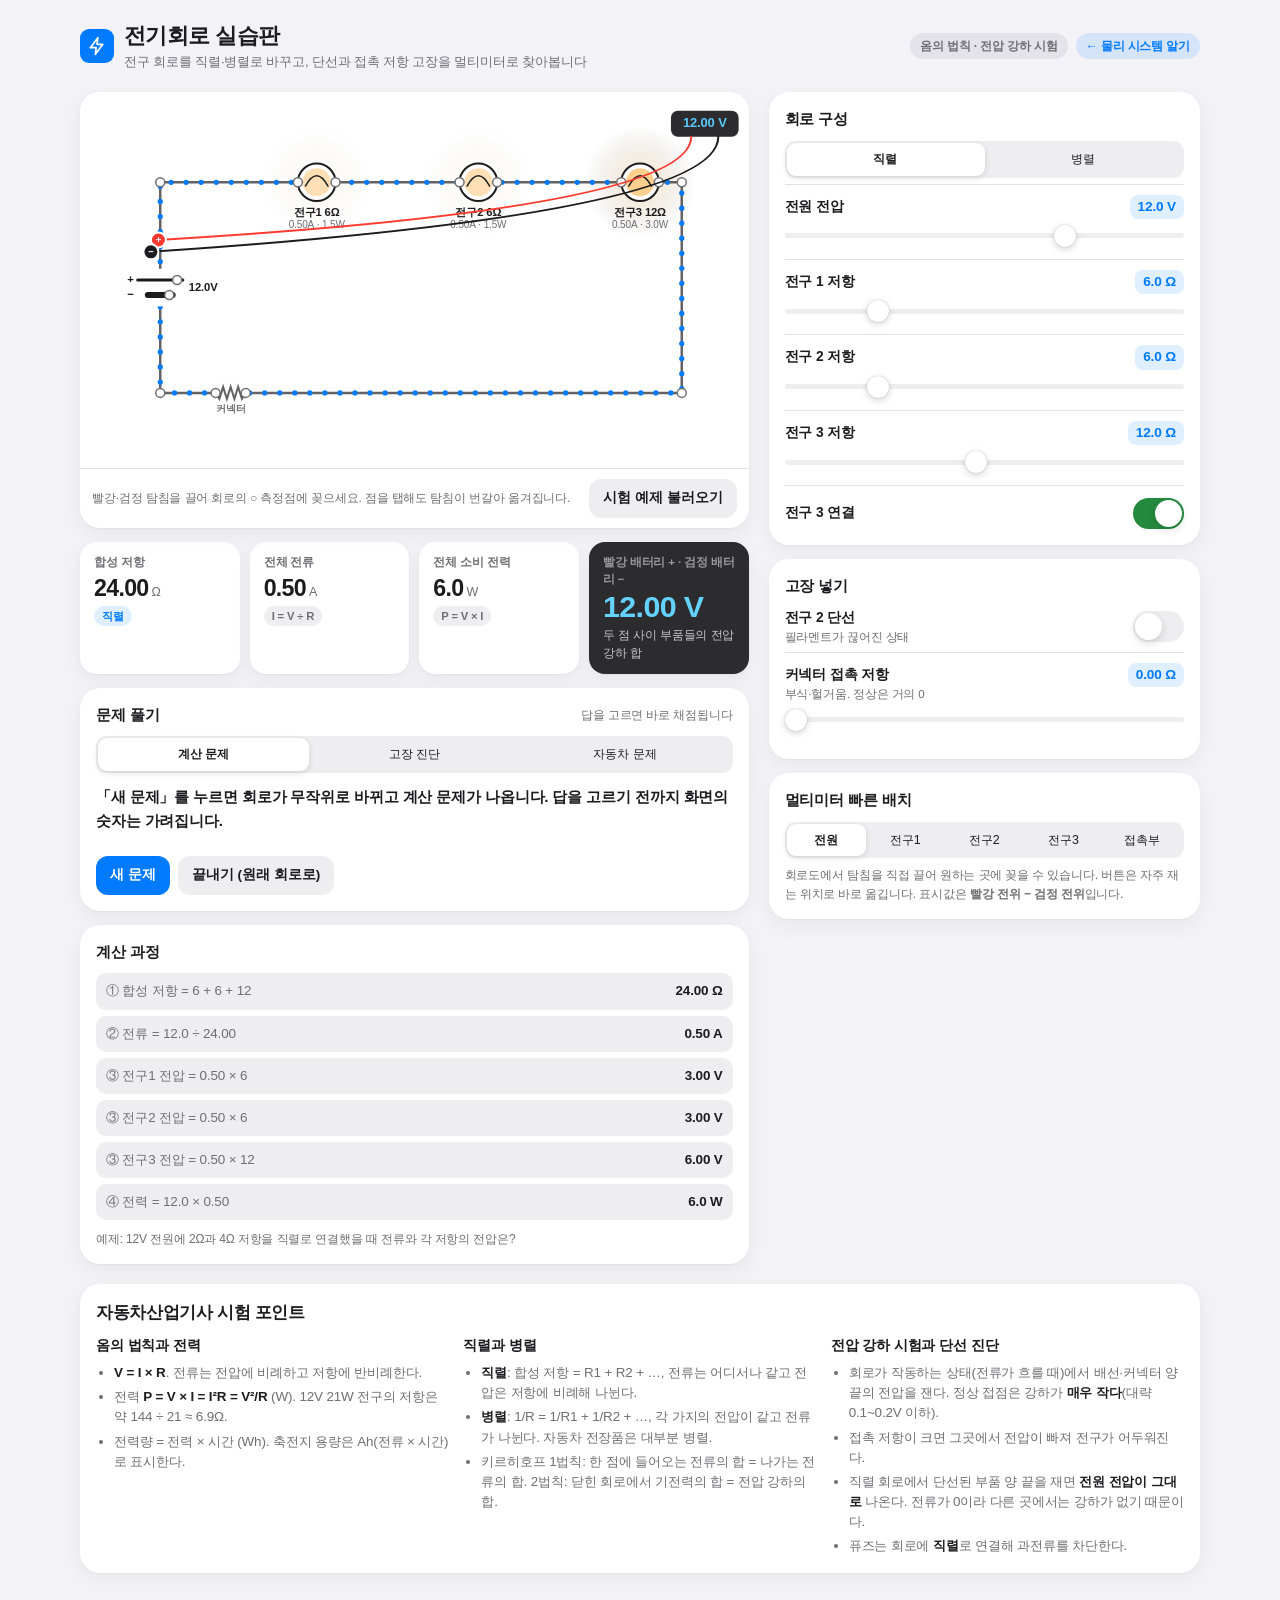
<file: public/circuit.html>
<!DOCTYPE html>
<html lang="ko">
<head>
<meta charset="UTF-8">
<meta name="viewport" content="width=device-width, initial-scale=1.0, viewport-fit=cover">
<title>전기회로 실습판</title>
<style>
  :root {
    --bg: #f2f2f7;
    --surface: #ffffff;
    --fill: rgba(118, 118, 128, 0.12);
    --fg: #1c1c1e;
    --fg-2: #6e6e73;
    --line: rgba(60, 60, 67, 0.14);
    --accent: #007aff;
    --accent-soft: rgba(0, 122, 255, 0.12);
    --good: #248a3d;
    --good-soft: rgba(52, 199, 89, 0.16);
    --warn: #c93400;
    --warn-soft: rgba(255, 149, 0, 0.18);
    --bad: #d70015;
    --bad-soft: rgba(255, 59, 48, 0.14);
    --steel: #9aa1ab;
    --steel-dark: #636366;
    --metal: #c9ced6;
    --tire: #2c2c2e;
    --hot: #ff9500;
    --fire: #ff3b30;
    --fluid: #af52de;
    --cool: #5ac8fa;
    --knob: #ffffff;
    --shadow: 0 1px 2px rgba(0, 0, 0, 0.04), 0 6px 20px rgba(0, 0, 0, 0.05);
    --ease-out: cubic-bezier(0.16, 1, 0.3, 1);
    --font: -apple-system, BlinkMacSystemFont, "SF Pro Text", "Apple SD Gothic Neo", "Noto Sans KR", "Malgun Gothic", "Helvetica Neue", sans-serif;
  }
  @media (prefers-color-scheme: dark) {
    :root:not([data-theme="light"]) {
      --bg: #000000; --surface: #1c1c1e; --fill: rgba(118, 118, 128, 0.24);
      --fg: #f5f5f7; --fg-2: #98989f; --line: rgba(84, 84, 88, 0.5);
      --accent: #0a84ff; --accent-soft: rgba(10, 132, 255, 0.2);
      --good: #30d158; --good-soft: rgba(48, 209, 88, 0.18);
      --warn: #ff9f0a; --warn-soft: rgba(255, 159, 10, 0.2);
      --bad: #ff453a; --bad-soft: rgba(255, 69, 58, 0.2);
      --steel: #8e8e93; --steel-dark: #aeaeb2; --metal: #48484a; --tire: #0b0b0c;
      --hot: #ff9f0a; --fire: #ff453a; --fluid: #bf5af2; --cool: #64d2ff; --knob: #f5f5f7;
      --shadow: 0 0 0 1px rgba(255, 255, 255, 0.04);
      color-scheme: dark;
    }
  }
  :root[data-theme="dark"] {
    --bg: #000000; --surface: #1c1c1e; --fill: rgba(118, 118, 128, 0.24);
    --fg: #f5f5f7; --fg-2: #98989f; --line: rgba(84, 84, 88, 0.5);
    --accent: #0a84ff; --accent-soft: rgba(10, 132, 255, 0.2);
    --good: #30d158; --good-soft: rgba(48, 209, 88, 0.18);
    --warn: #ff9f0a; --warn-soft: rgba(255, 159, 10, 0.2);
    --bad: #ff453a; --bad-soft: rgba(255, 69, 58, 0.2);
    --steel: #8e8e93; --steel-dark: #aeaeb2; --metal: #48484a; --tire: #0b0b0c;
    --hot: #ff9f0a; --fire: #ff453a; --fluid: #bf5af2; --cool: #64d2ff; --knob: #f5f5f7;
    --shadow: 0 0 0 1px rgba(255, 255, 255, 0.04);
    color-scheme: dark;
  }

  * { box-sizing: border-box; }
  body {
    margin: 0;
    padding-inline: 16px;
    padding-block: 20px 40px;
    background: var(--bg);
    color: var(--fg);
    font-family: var(--font);
    font-size: 15px;
    line-height: 1.5;
    letter-spacing: -0.01em;
    -webkit-font-smoothing: antialiased;
  }
  .wrap { max-width: 1120px; margin: 0 auto; display: grid; gap: 20px; }

  .top { display: flex; flex-wrap: wrap; align-items: center; justify-content: space-between; gap: 12px; }
  .brand { display: flex; align-items: center; gap: 10px; min-width: 0; }
  .brand-icon { width: 34px; height: 34px; border-radius: 9px; flex-shrink: 0; background: var(--accent); display: grid; place-items: center; }
  .brand-icon svg { width: 20px; height: 20px; stroke: #fff; fill: none; stroke-width: 2; stroke-linecap: round; stroke-linejoin: round; }
  h1 { margin: 0; font-size: 1.35rem; font-weight: 700; letter-spacing: -0.025em; text-wrap: balance; }
  .sub { margin: 0; font-size: 0.82rem; color: var(--fg-2); }
  .tag-row { display: flex; gap: 8px; flex-wrap: wrap; }
  .model-tag { font-size: 0.75rem; font-weight: 600; color: var(--fg-2); background: var(--fill); padding: 4px 10px; border-radius: 999px; }
  .home-link { color: var(--accent); background: var(--accent-soft); text-decoration: none; transition: transform 0.18s var(--ease-out); }
  .home-link:active { transform: scale(0.95); }
  .home-link:focus-visible { outline: 2px solid var(--accent); outline-offset: 2px; }

  .main { display: grid; gap: 20px; grid-template-columns: minmax(0, 1fr); }
  @media (min-width: 920px) {
    .main { grid-template-columns: minmax(0, 1.55fr) minmax(0, 1fr); align-items: start; }
    .side { position: sticky; top: calc(env(safe-area-inset-top, 0px) + 16px); }
  }
  .col { display: grid; gap: 14px; min-width: 0; }

  .panel { background: var(--surface); border-radius: 20px; box-shadow: var(--shadow); padding: 16px; min-width: 0; }
  .panel-head { display: flex; align-items: center; justify-content: space-between; gap: 10px; margin-bottom: 10px; flex-wrap: wrap; }
  .panel-title { font-size: 0.95rem; font-weight: 650; margin: 0; }
  .hint { font-size: 0.75rem; color: var(--fg-2); margin: 0; }

  .stage { position: relative; padding: 0; overflow: hidden; }
  .stage canvas { display: block; width: 100%; aspect-ratio: 16 / 9; }
  @media (max-width: 560px) { .stage canvas { aspect-ratio: 4 / 3.2; } }
  .stage-bar { display: flex; flex-wrap: wrap; gap: 8px; align-items: center; justify-content: space-between; padding: 10px 12px; border-top: 1px solid var(--line); }
  .btn-row { display: flex; gap: 8px; flex-wrap: wrap; align-items: center; }

  button { font: inherit; color: inherit; }
  .btn {
    border: none; cursor: pointer; border-radius: 12px; padding: 9px 14px;
    font-size: 0.85rem; font-weight: 600; background: var(--fill); color: var(--fg);
    display: inline-flex; align-items: center; gap: 6px;
    transition: transform 0.18s var(--ease-out), background-color 0.2s var(--ease-out), color 0.2s var(--ease-out);
    touch-action: manipulation; user-select: none; -webkit-user-select: none;
  }
  .btn:active, .btn.is-held { transform: scale(0.95); }
  .btn-primary { background: var(--accent); color: #fff; }
  .btn-hold.is-held { background: var(--hot); color: #fff; }
  .btn svg { width: 14px; height: 14px; fill: currentColor; }
  button:focus-visible, input:focus-visible { outline: 2px solid var(--accent); outline-offset: 2px; }

  .metrics { display: grid; gap: 10px; grid-template-columns: repeat(4, minmax(0, 1fr)); }
  @media (max-width: 700px) { .metrics { grid-template-columns: repeat(2, minmax(0, 1fr)); } }
  .tile { background: var(--surface); border-radius: 16px; padding: 12px 14px; box-shadow: var(--shadow); display: grid; gap: 4px; min-width: 0; align-content: start; }
  .tile-label { font-size: 0.72rem; font-weight: 600; color: var(--fg-2); }
  .tile-value { font-size: 1.45rem; font-weight: 700; letter-spacing: -0.03em; font-variant-numeric: tabular-nums; line-height: 1.15; overflow-wrap: anywhere; }
  .tile-unit { font-size: 0.78rem; font-weight: 500; color: var(--fg-2); margin-left: 3px; letter-spacing: 0; }
  .chip { justify-self: start; font-size: 0.7rem; font-weight: 650; padding: 2px 8px; border-radius: 999px; background: var(--fill); color: var(--fg-2); transition: background-color 0.25s var(--ease-out), color 0.25s var(--ease-out); }
  .chip.good { background: var(--good-soft); color: var(--good); }
  .chip.warn { background: var(--warn-soft); color: var(--warn); }
  .chip.bad { background: var(--bad-soft); color: var(--bad); }
  .chip.info { background: var(--accent-soft); color: var(--accent); }

  .calc { display: grid; gap: 6px; font-size: 0.84rem; font-variant-numeric: tabular-nums; }
  .calc-row { display: grid; grid-template-columns: minmax(0, 1fr) auto; gap: 10px; padding: 8px 10px; border-radius: 10px; background: var(--fill); align-items: baseline; }
  .calc-row span:first-child { color: var(--fg-2); overflow-wrap: anywhere; }
  .calc-row b { font-weight: 700; white-space: nowrap; }

  .seg { position: relative; display: grid; grid-auto-flow: column; grid-auto-columns: minmax(0, 1fr); background: var(--fill); border-radius: 11px; padding: 2px; }
  .seg-thumb { position: absolute; top: 2px; bottom: 2px; left: 0; width: 0; background: var(--knob); border-radius: 9px; box-shadow: 0 2px 6px rgba(0, 0, 0, 0.12); transition: transform 0.32s var(--ease-out), width 0.32s var(--ease-out), opacity 0.2s; }
  .seg button { position: relative; z-index: 1; border: none; background: transparent; cursor: pointer; padding: 7px 2px; font-size: 0.78rem; font-weight: 500; border-radius: 9px; color: var(--fg); white-space: nowrap; overflow: hidden; text-overflow: ellipsis; }
  .seg button[aria-pressed="true"] { font-weight: 650; color: #1c1c1e; }
  .seg-caption { margin-top: 8px; font-size: 0.76rem; color: var(--fg-2); min-height: 1.2em; }

  .field { display: grid; gap: 4px; padding-block: 10px; border-top: 1px solid var(--line); }
  .field:first-of-type { border-top: none; }
  .field-head { display: flex; justify-content: space-between; align-items: baseline; gap: 8px; }
  .field label { font-size: 0.86rem; font-weight: 600; }
  .field small { display: block; font-size: 0.72rem; color: var(--fg-2); font-weight: 500; }
  .badge { font-size: 0.85rem; font-weight: 650; color: var(--accent); background: var(--accent-soft); padding: 2px 8px; border-radius: 8px; font-variant-numeric: tabular-nums; white-space: nowrap; }

  input[type=range] { -webkit-appearance: none; appearance: none; width: 100%; height: 26px; background: transparent; cursor: pointer; margin: 0; }
  input[type=range]::-webkit-slider-runnable-track { height: 5px; background: var(--fill); border-radius: 3px; }
  input[type=range]::-webkit-slider-thumb { -webkit-appearance: none; width: 22px; height: 22px; margin-top: -8.5px; border-radius: 50%; background: var(--knob); box-shadow: 0 2px 7px rgba(0, 0, 0, 0.18), 0 0 1px rgba(0, 0, 0, 0.3); transition: transform 0.15s var(--ease-out); }
  input[type=range]:active::-webkit-slider-thumb { transform: scale(1.18); }
  input[type=range]::-moz-range-track { height: 5px; background: var(--fill); border-radius: 3px; }
  input[type=range]::-moz-range-thumb { width: 22px; height: 22px; border: none; border-radius: 50%; background: var(--knob); box-shadow: 0 2px 7px rgba(0, 0, 0, 0.18), 0 0 1px rgba(0, 0, 0, 0.3); }

  .switch-row { display: flex; align-items: center; justify-content: space-between; gap: 12px; padding-top: 12px; border-top: 1px solid var(--line); }
  .switch-row label { font-size: 0.86rem; font-weight: 600; cursor: pointer; }
  .switch-row label small { display: block; font-size: 0.72rem; color: var(--fg-2); font-weight: 500; }
  .switch { position: relative; width: 51px; height: 31px; flex-shrink: 0; }
  .switch input { position: absolute; inset: 0; opacity: 0; margin: 0; cursor: pointer; z-index: 1; }
  .switch span { position: absolute; inset: 0; border-radius: 999px; background: var(--fill); transition: background-color 0.25s var(--ease-out); }
  .switch span::after { content: ""; position: absolute; top: 2px; left: 2px; width: 27px; height: 27px; border-radius: 50%; background: #fff; box-shadow: 0 3px 8px rgba(0, 0, 0, 0.15); transition: transform 0.3s var(--ease-out); }
  .switch input:checked + span { background: var(--good); }
  .switch input.danger:checked + span { background: var(--bad); }
  .switch input:checked + span::after { transform: translateX(20px); }
  .switch input:focus-visible + span { outline: 2px solid var(--accent); outline-offset: 2px; }

  .notes { display: grid; gap: 14px; grid-template-columns: minmax(0, 1fr); }
  @media (min-width: 760px) { .notes { grid-template-columns: repeat(3, minmax(0, 1fr)); } }
  .note { min-width: 0; }
  .note h3 { font-size: 0.9rem; margin: 0 0 6px; }
  .note p, .note li { font-size: 0.84rem; color: var(--fg-2); margin: 0; }
  .note ul { margin: 0; padding-left: 18px; display: grid; gap: 4px; }
  .note b { color: var(--fg); font-weight: 650; }
  .note table { width: 100%; border-collapse: collapse; font-size: 0.8rem; }
  .note th, .note td { text-align: left; padding: 5px 4px; border-bottom: 1px solid var(--line); vertical-align: top; }
  .note th { color: var(--fg-2); font-weight: 600; }
  .note td { color: var(--fg); }
  h2.section { font-size: 1.05rem; margin: 0; letter-spacing: -0.02em; }

  @media (prefers-reduced-motion: reduce) {
    *, *::before, *::after { transition-duration: 0.01ms !important; }
  }

  #stage { touch-action: none; }
  .prob-q { margin: 0; font-size: 0.95rem; font-weight: 600; line-height: 1.55; }
  .opts { display: grid; gap: 8px; grid-template-columns: minmax(0, 1fr); }
  @media (min-width: 620px) { .opts { grid-template-columns: repeat(2, minmax(0, 1fr)); } }
  .opt { display: flex; align-items: center; gap: 10px; text-align: left; cursor: pointer; border: 1.5px solid var(--line); background: var(--surface); color: var(--fg); border-radius: 14px; padding: 10px 12px; font-size: 0.9rem; font-weight: 500; min-width: 0; transition: border-color 0.2s var(--ease-out), background-color 0.2s var(--ease-out), transform 0.18s var(--ease-out); }
  .opt:hover:not(:disabled) { border-color: var(--accent); }
  .opt:active:not(:disabled) { transform: scale(0.98); }
  .opt:disabled { cursor: default; }
  .opt .no { flex-shrink: 0; width: 24px; height: 24px; border-radius: 50%; display: grid; place-items: center; background: var(--fill); font-size: 0.78rem; font-weight: 700; color: var(--fg-2); }
  .opt.correct { border-color: var(--good); background: var(--good-soft); }
  .opt.correct .no { background: var(--good); color: #fff; }
  .opt.wrong { border-color: var(--bad); background: var(--bad-soft); animation: shake 0.32s var(--ease-out); }
  .opt.wrong .no { background: var(--bad); color: #fff; }
  @keyframes shake { 0%, 100% { transform: translateX(0); } 25% { transform: translateX(-4px); } 60% { transform: translateX(3px); } }
  .prob-ex { margin: 0; padding: 12px 14px; border-radius: 14px; background: var(--fill); font-size: 0.86rem; color: var(--fg-2); font-variant-numeric: tabular-nums; }
  .prob-ex .ok { color: var(--good); } .prob-ex .ng { color: var(--bad); }
  .prob-body { display: grid; gap: 12px; margin-top: 12px; }
  input:disabled, .seg button:disabled { opacity: 0.45; cursor: not-allowed; }
  @media (prefers-reduced-motion: reduce) { .opt.wrong { animation: none; } }
  .meter { display: grid; gap: 2px; padding: 12px 14px; border-radius: 16px; background: var(--tire); color: #f5f5f7; box-shadow: var(--shadow); }
  .meter-label { font-size: 0.72rem; font-weight: 600; color: #98989f; }
  .meter-value { font-size: 1.9rem; font-weight: 700; letter-spacing: -0.02em; font-variant-numeric: tabular-nums; color: #64d2ff; line-height: 1.1; }
  .meter-note { font-size: 0.75rem; color: #c7c7cc; }
</style>
</head>
<body>
<div class="wrap">
  <header class="top">
    <div class="brand">
      <div class="brand-icon" aria-hidden="true">
        <svg viewBox="0 0 24 24"><path d="M13 2L4 14h7l-1 8 9-12h-7z"/></svg>
      </div>
      <div>
        <h1>전기회로 실습판</h1>
        <p class="sub">전구 회로를 직렬·병렬로 바꾸고, 단선과 접촉 저항 고장을 멀티미터로 찾아봅니다</p>
      </div>
    </div>
    <div class="tag-row">
      <span class="model-tag">옴의 법칙 · 전압 강하 시험</span>
      <a class="model-tag home-link" href="lab.html">← 물리 시스템 알기</a>
    </div>
  </header>

  <div class="main">
    <div class="col">
      <section class="panel stage" aria-label="회로도">
        <canvas id="stage" role="img" aria-label="배터리, 전구, 커넥터 접촉부로 이루어진 회로와 흐르는 전류, 멀티미터 측정 위치"></canvas>
        <div class="stage-bar">
          <span class="hint">빨강·검정 탐침을 끌어 회로의 ○ 측정점에 꽂으세요. 점을 탭해도 탐침이 번갈아 옮겨집니다.</span>
          <button class="btn" id="btnExample">시험 예제 불러오기</button>
        </div>
      </section>

      <div class="metrics">
        <div class="tile">
          <span class="tile-label">합성 저항</span>
          <span class="tile-value"><span id="mR">0</span><span class="tile-unit">Ω</span></span>
          <span class="chip info" id="cR">직렬</span>
        </div>
        <div class="tile">
          <span class="tile-label">전체 전류</span>
          <span class="tile-value"><span id="mI">0</span><span class="tile-unit">A</span></span>
          <span class="chip" id="cI">I = V ÷ R</span>
        </div>
        <div class="tile">
          <span class="tile-label">전체 소비 전력</span>
          <span class="tile-value"><span id="mP">0</span><span class="tile-unit">W</span></span>
          <span class="chip" id="cP">P = V × I</span>
        </div>
        <div class="meter" aria-live="polite">
          <span class="meter-label" id="meterLabel">멀티미터 · 빨강 − 검정</span>
          <span class="meter-value"><span id="meterV">12.00</span> V</span>
          <span class="meter-note" id="meterNote">배터리 전압</span>
        </div>
      </div>

      <section class="panel" aria-label="문제 풀기">
        <div class="panel-head">
          <h2 class="panel-title">문제 풀기</h2>
          <span class="hint" id="probScore" aria-live="polite">답을 고르면 바로 채점됩니다</span>
        </div>
        <div class="seg" id="segProb" role="group" aria-label="문제 종류">
          <span class="seg-thumb" aria-hidden="true"></span>
          <button data-v="calc" aria-pressed="true">계산 문제</button>
          <button data-v="diag" aria-pressed="false">고장 진단</button>
          <button data-v="auto" aria-pressed="false">자동차 문제</button>
        </div>
        <div class="prob-body">
          <p class="prob-q" id="probQ"></p>
          <div class="opts" id="probOpts"></div>
          <p class="prob-ex" id="probEx" aria-live="polite" hidden></p>
          <div class="btn-row">
            <button class="btn btn-primary" id="btnNew">새 문제</button>
            <button class="btn" id="btnEnd" hidden>끝내기 (원래 회로로)</button>
          </div>
        </div>
      </section>

      <section class="panel">
        <div class="panel-head"><h2 class="panel-title">계산 과정</h2></div>
        <div class="calc" id="calc"></div>
        <p class="hint" id="exampleText" style="margin-top:10px;">예제: 12V 전원에 2Ω과 4Ω 저항을 직렬로 연결했을 때 전류와 각 저항의 전압은?</p>
      </section>
    </div>

    <aside class="col side">
      <section class="panel">
        <div class="panel-head"><h2 class="panel-title">회로 구성</h2></div>
        <p class="hint" id="lockNote" hidden style="margin-bottom:8px;">문제를 푸는 동안 회로 설정이 잠깁니다. 「끝내기」를 누르면 원래대로 돌아옵니다.</p>
        <div class="seg" id="segMode" role="group" aria-label="연결 방식">
          <span class="seg-thumb" aria-hidden="true"></span>
          <button data-v="series" aria-pressed="true">직렬</button>
          <button data-v="parallel" aria-pressed="false">병렬</button>
        </div>
        <div class="field" style="margin-top:6px;">
          <div class="field-head"><label for="inV">전원 전압</label><span class="badge"><span id="vV">12.0</span> V</span></div>
          <input type="range" id="inV" min="6" max="14.4" step="0.1" value="12">
        </div>
        <div class="field">
          <div class="field-head"><label for="inR1">전구 1 저항</label><span class="badge"><span id="vR1">6.0</span> Ω</span></div>
          <input type="range" id="inR1" min="1" max="24" step="0.5" value="6">
        </div>
        <div class="field">
          <div class="field-head"><label for="inR2">전구 2 저항</label><span class="badge"><span id="vR2">6.0</span> Ω</span></div>
          <input type="range" id="inR2" min="1" max="24" step="0.5" value="6">
        </div>
        <div class="field">
          <div class="field-head"><label for="inR3">전구 3 저항</label><span class="badge"><span id="vR3">12.0</span> Ω</span></div>
          <input type="range" id="inR3" min="1" max="24" step="0.5" value="12">
        </div>
        <div class="switch-row">
          <label for="inUse3">전구 3 연결</label>
          <div class="switch"><input type="checkbox" id="inUse3" role="switch" checked><span></span></div>
        </div>
      </section>

      <section class="panel">
        <div class="panel-head"><h2 class="panel-title">고장 넣기</h2></div>
        <div class="switch-row" style="border-top:none;padding-top:0;">
          <label for="inOpen">전구 2 단선<small>필라멘트가 끊어진 상태</small></label>
          <div class="switch"><input type="checkbox" id="inOpen" class="danger" role="switch"><span></span></div>
        </div>
        <div class="field" style="margin-top:6px;">
          <div class="field-head"><label for="inRc">커넥터 접촉 저항<small>부식·헐거움. 정상은 거의 0</small></label><span class="badge"><span id="vRc">0.00</span> Ω</span></div>
          <input type="range" id="inRc" min="0" max="3" step="0.05" value="0">
        </div>
      </section>

      <section class="panel">
        <div class="panel-head"><h2 class="panel-title">멀티미터 빠른 배치</h2></div>
        <div class="seg" id="segProbe" role="group" aria-label="측정 위치">
          <span class="seg-thumb" aria-hidden="true"></span>
          <button data-v="bat" aria-pressed="true">전원</button>
          <button data-v="0" aria-pressed="false">전구1</button>
          <button data-v="1" aria-pressed="false">전구2</button>
          <button data-v="2" aria-pressed="false">전구3</button>
          <button data-v="rc" aria-pressed="false">접촉부</button>
        </div>
        <div class="seg-caption">회로도에서 탐침을 직접 끌어 원하는 곳에 꽂을 수 있습니다. 버튼은 자주 재는 위치로 바로 옮깁니다. 표시값은 <b>빨강 전위 − 검정 전위</b>입니다.</div>
      </section>
    </aside>
  </div>

  <section class="panel">
    <div class="panel-head"><h2 class="section">자동차산업기사 시험 포인트</h2></div>
    <div class="notes">
      <div class="note">
        <h3>옴의 법칙과 전력</h3>
        <ul>
          <li><b>V = I × R</b>. 전류는 전압에 비례하고 저항에 반비례한다.</li>
          <li>전력 <b>P = V × I = I²R = V²/R</b> (W). 12V 21W 전구의 저항은 약 144 ÷ 21 ≈ 6.9Ω.</li>
          <li>전력량 = 전력 × 시간 (Wh). 축전지 용량은 Ah(전류 × 시간)로 표시한다.</li>
        </ul>
      </div>
      <div class="note">
        <h3>직렬과 병렬</h3>
        <ul>
          <li><b>직렬</b>: 합성 저항 = R1 + R2 + …, 전류는 어디서나 같고 전압은 저항에 비례해 나뉜다.</li>
          <li><b>병렬</b>: 1/R = 1/R1 + 1/R2 + …, 각 가지의 전압이 같고 전류가 나뉜다. 자동차 전장품은 대부분 병렬.</li>
          <li>키르히호프 1법칙: 한 점에 들어오는 전류의 합 = 나가는 전류의 합. 2법칙: 닫힌 회로에서 기전력의 합 = 전압 강하의 합.</li>
        </ul>
      </div>
      <div class="note">
        <h3>전압 강하 시험과 단선 진단</h3>
        <ul>
          <li>회로가 작동하는 상태(전류가 흐를 때)에서 배선·커넥터 양 끝의 전압을 잰다. 정상 접점은 강하가 <b>매우 작다</b>(대략 0.1~0.2V 이하).</li>
          <li>접촉 저항이 크면 그곳에서 전압이 빠져 전구가 어두워진다.</li>
          <li>직렬 회로에서 단선된 부품 양 끝을 재면 <b>전원 전압이 그대로</b> 나온다. 전류가 0이라 다른 곳에서는 강하가 없기 때문이다.</li>
          <li>퓨즈는 회로에 <b>직렬</b>로 연결해 과전류를 차단한다.</li>
        </ul>
      </div>
    </div>
  </section>
</div>

<script>
(() => {
  // ---------- 공통: 테마 토큰, 캔버스, 세그먼트, 길게 누르기 ----------
  const $ = id => document.getElementById(id);
  const C = {};
  const TOKEN_NAMES = ['bg', 'surface', 'fill', 'fg', 'fg-2', 'line', 'accent', 'good', 'warn', 'bad', 'steel', 'steel-dark', 'metal', 'tire', 'hot', 'fire', 'fluid', 'cool', 'knob'];
  function readTokens() {
    const cs = getComputedStyle(document.documentElement);
    TOKEN_NAMES.forEach(t => { C[t] = cs.getPropertyValue('--' + t).trim(); });
    C.font = getComputedStyle(document.body).fontFamily;
  }
  readTokens();
  if (window.matchMedia) window.matchMedia('(prefers-color-scheme: dark)').addEventListener('change', readTokens);
  new MutationObserver(readTokens).observe(document.documentElement, { attributes: true, attributeFilter: ['data-theme', 'class', 'style'] });
  const REDUCE = !!(window.matchMedia && window.matchMedia('(prefers-reduced-motion: reduce)').matches);

  function fitCanvas(cv) {
    const ctx = cv.getContext('2d');
    const fit = () => {
      const dpr = Math.min(window.devicePixelRatio || 1, 2);
      const r = cv.getBoundingClientRect();
      cv.width = Math.round(r.width * dpr);
      cv.height = Math.round(r.height * dpr);
      ctx.setTransform(dpr, 0, 0, dpr, 0, 0);
      cv._w = r.width; cv._h = r.height;
    };
    new ResizeObserver(fit).observe(cv);
    fit();
    return ctx;
  }

  function setChip(el, text, tone) {
    el.textContent = text;
    el.className = 'chip' + (tone ? ' ' + tone : '');
  }

  // 선택 표시가 미끄러져 이동하는 세그먼트 컨트롤
  function initSeg(root, onPick) {
    const thumb = root.querySelector('.seg-thumb');
    const btns = [...root.querySelectorAll('button')];
    function place(animate) {
      const on = btns.find(b => b.getAttribute('aria-pressed') === 'true');
      if (!animate) thumb.style.transition = 'none';
      if (on) {
        thumb.style.opacity = 1;
        thumb.style.width = on.offsetWidth + 'px';
        thumb.style.transform = `translateX(${on.offsetLeft}px)`;
      } else {
        thumb.style.opacity = 0;
      }
      if (!animate) { void thumb.offsetWidth; thumb.style.transition = ''; }
    }
    function select(v) {
      btns.forEach(b => b.setAttribute('aria-pressed', String(b.dataset.v === v)));
      place(true);
    }
    btns.forEach(b => b.addEventListener('click', () => { select(b.dataset.v); onPick(b.dataset.v); }));
    new ResizeObserver(() => place(false)).observe(root);
    return { select, clear: () => select(null) };
  }

  // 누르고 있는 동안 on, 떼면 off (마우스·터치·키보드)
  function holdButton(btn, onChange) {
    const on = e => { if (e) e.preventDefault(); btn.classList.add('is-held'); onChange(true); };
    const off = () => { if (!btn.classList.contains('is-held')) return; btn.classList.remove('is-held'); onChange(false); };
    btn.addEventListener('pointerdown', e => { btn.setPointerCapture(e.pointerId); on(e); });
    btn.addEventListener('pointerup', off);
    btn.addEventListener('pointercancel', off);
    btn.addEventListener('lostpointercapture', off);
    btn.addEventListener('keydown', e => { if ((e.key === ' ' || e.key === 'Enter') && !e.repeat) on(e); });
    btn.addEventListener('keyup', e => { if (e.key === ' ' || e.key === 'Enter') off(); });
    btn.addEventListener('contextmenu', e => e.preventDefault());
  }

  function roundRect(ctx, x, y, w, h, r) {
    r = Math.min(r, Math.abs(w) / 2, Math.abs(h) / 2);
    ctx.beginPath();
    ctx.moveTo(x + r, y);
    ctx.arcTo(x + w, y, x + w, y + h, r);
    ctx.arcTo(x + w, y + h, x, y + h, r);
    ctx.arcTo(x, y + h, x, y, r);
    ctx.arcTo(x, y, x + w, y, r);
    ctx.closePath();
  }
  const clamp = (v, a, b) => Math.min(Math.max(v, a), b);
  const lerp = (a, b, t) => a + (b - a) * t;
  const DEG = Math.PI / 180;


  const P = { mode: 'series', V: 12, R: [6, 6, 12], use3: true, open2: false, Rc: 0 };
  let Q = null;   // 진행 중인 문제 (아래 '문제 풀기')
  const isDiag = () => Q && Q.type === 'diag';
  const RcEff = () => P.Rc + (isDiag() ? Q.rc : 0);                       // 숨은 접촉 저항 포함
  const masked = () => Q && !Q.answered;                                  // 답 고르기 전
  const maskNums = () => masked() && (Q.type === 'calc' || Q.mask);      // 계산·회로형 문제는 숫자까지 가림

  // ---------- 회로 계산 ----------
  function solve() {
    const n = P.use3 ? 3 : 2;
    const loads = P.R.slice(0, n).map((r, i) => ({ r, open: (i === 1 && P.open2) || (isDiag() && Q.open === i) }));
    let Rt, I, branch = [], drops = [], vc;
    if (P.mode === 'series') {
      const anyOpen = loads.some(l => l.open);
      Rt = anyOpen ? Infinity : loads.reduce((s, l) => s + l.r, 0) + RcEff();
      I = anyOpen ? 0 : P.V / Rt;
      // 단선이면 끊어진 부품 양 끝에 전원 전압이 걸림
      drops = loads.map(l => l.open ? P.V : I * l.r);
      branch = loads.map(() => I);
      vc = I * RcEff();
    } else {
      const g = loads.reduce((s, l) => s + (l.open ? 0 : 1 / l.r), 0);
      const Rp = g > 0 ? 1 / g : Infinity;
      Rt = Rp + RcEff();
      I = isFinite(Rt) ? P.V / Rt : 0;
      const Vp = isFinite(Rp) ? I * Rp : P.V;
      drops = loads.map(() => Vp);
      branch = loads.map(l => l.open ? 0 : Vp / l.r);
      vc = I * RcEff();
    }
    const power = loads.map((l, i) => l.open ? 0 : drops[i] * branch[i]);
    return { n, loads, Rt, I, branch, drops, vc, power, Ptot: P.V * I };
  }

  const f = (v, d = 2) => isFinite(v) ? v.toFixed(d) : '∞';

  function updateText() {
    const s = solve();
    $('vV').textContent = P.V.toFixed(1);
    P.R.forEach((r, i) => { $('vR' + (i + 1)).textContent = r.toFixed(1); });
    $('vRc').textContent = P.Rc.toFixed(2);
    const hide = maskNums();
    $('mR').textContent = hide ? '?' : f(s.Rt);
    setChip($('cR'), P.mode === 'series' ? '직렬' : '병렬', 'info');
    $('mI').textContent = hide ? '?' : f(s.I);
    setChip($('cI'), s.I === 0 ? '전류 없음 · 회로 끊김' : 'I = V ÷ R', s.I === 0 ? 'bad' : '');
    $('mP').textContent = hide ? '?' : f(s.Ptot, 1);
    if (hide) setChip($('cI'), 'I = V ÷ R', '');
    setChip($('cP'), !masked() && RcEff() > 0.001 ? `접촉부 손실 ${f(s.vc * s.I, 1)}W` : 'P = V × I', !masked() && RcEff() > 0.2 ? 'warn' : '');

    // 계산 과정
    const rows = [];
    if (P.mode === 'series') {
      const parts = s.loads.map(l => l.open ? '∞(단선)' : +l.r.toFixed(2)).join(' + ') + (RcEff() > 0 ? ` + ${RcEff()}` : '');
      rows.push([`① 합성 저항 = ${parts}`, `${f(s.Rt)} Ω`]);
      rows.push([`② 전류 = ${P.V.toFixed(1)} ÷ ${f(s.Rt)}`, `${f(s.I)} A`]);
      s.loads.forEach((l, i) => rows.push([`③ 전구${i + 1} 전압 = ${l.open ? '단선 → 전원 전압' : `${f(s.I)} × ${+l.r.toFixed(2)}`}`, `${f(s.drops[i])} V`]));
    } else {
      const inv = s.loads.map(l => l.open ? '0(단선)' : `1/${+l.r.toFixed(2)}`).join(' + ');
      const Rp = isFinite(s.Rt) ? s.Rt - RcEff() : Infinity;
      rows.push([`① 병렬 합성 1/R = ${inv}`, `${f(Rp)} Ω`]);
      if (RcEff() > 0) rows.push([`  + 접촉 저항 ${RcEff()} (직렬)`, `${f(s.Rt)} Ω`]);
      rows.push([`② 전체 전류 = ${P.V.toFixed(1)} ÷ ${f(s.Rt)}`, `${f(s.I)} A`]);
      s.loads.forEach((l, i) => rows.push([`③ 전구${i + 1} 전류 = ${f(s.drops[i])}V ÷ ${l.open ? '∞' : +l.r.toFixed(2)}`, `${f(s.branch[i])} A`]));
    }
    rows.push([`④ 전력 = ${P.V.toFixed(1)} × ${f(s.I)}`, `${f(s.Ptot, 1)} W`]);
    $('calc').innerHTML = masked()
      ? '<div class="calc-row"><span>문제를 풀고 나면 계산 과정이 열립니다</span><b>?</b></div>'
      : rows.map(([a, b]) => `<div class="calc-row"><span>${a}</span><b>${b}</b></div>`).join('');
    buildSegments();
    updateMeter();
  }

  const modeSeg = initSeg($('segMode'), v => { P.mode = v; updateText(); });
  const probeSeg = initSeg($('segProbe'), v => { setPreset(v); });
  $('inV').addEventListener('input', e => { P.V = parseFloat(e.target.value); updateText(); });
  [0, 1, 2].forEach(i => $('inR' + (i + 1)).addEventListener('input', e => { P.R[i] = parseFloat(e.target.value); updateText(); }));
  $('inUse3').addEventListener('change', e => { P.use3 = e.target.checked; updateText(); });
  $('inOpen').addEventListener('change', e => { P.open2 = e.target.checked; updateText(); });
  $('inRc').addEventListener('input', e => { P.Rc = parseFloat(e.target.value); updateText(); });

  function loadExample() {
    Object.assign(P, { mode: 'series', V: 12, R: [2, 4, P.R[2]], use3: false, open2: false, Rc: 0 });
    modeSeg.select('series'); probeSeg.select('1');
    $('inV').value = 12; $('inR1').value = 2; $('inR2').value = 4; $('inUse3').checked = false; $('inOpen').checked = false; $('inRc').value = 0;
    updateText();
    setPreset('1');
    $('exampleText').textContent = '예제 풀이: 합성 저항 2 + 4 = 6Ω, 전류 12 ÷ 6 = 2A, 2Ω 양단 2 × 2 = 4V, 4Ω 양단 2 × 4 = 8V (합 12V = 전원 전압, 키르히호프 2법칙).';
  }
  $('btnExample').addEventListener('click', loadExample);

  // ---------- 회로도 ----------
  const stage = $('stage'), ctx = fitCanvas(stage);
  let G = null;           // 화면 좌표 (크기 바뀌면 다시 계산)
  let segs = [];          // 전류 점 애니메이션 구간 {a, b, i, phase}

  function layout() {
    const W = stage._w, H = stage._h;
    const L = W * 0.12, R = W * 0.9, T = H * 0.24, B = H * 0.8;
    const s = solve();
    const xs = [];
    for (let k = 0; k < s.n; k++) xs.push(L + (R - L) * (0.3 + 0.62 * k / Math.max(1, s.n - 1)));
    const u = Math.min(W, H) / 100;
    const by = (T + B) / 2, bw = Math.max(18, u * 6), r = Math.max(12, u * 5);
    const pos = P.mode === 'series' ? xs.map(x => [x, T]) : xs.map(x => [x, (T + B) / 2]);
    return { W, H, L, R, T, B, xs, s, u, by, bw, r, pos };
  }

  function buildSegments() {
    if (!stage._w) return;
    G = layout();
    const { L, R, T, B, xs, s } = G;
    const old = segs;
    const list = [];
    const xc = L + (xs[0] - L) * 0.45;               // 접촉부 위치 (아래 선)
    if (P.mode === 'series') {
      list.push([[L, B], [L, T], s.I], [[L, T], [R, T], s.I], [[R, T], [R, B], s.I], [[R, B], [L, B], s.I]);
    } else {
      list.push([[L, B], [L, T], s.I]);
      let rem = s.I, prev = L;
      xs.forEach((x, k) => { list.push([[prev, T], [x, T], rem]); rem -= s.branch[k]; prev = x; });
      xs.forEach((x, k) => list.push([[x, T], [x, B], s.branch[k]]));
      let acc = 0;
      for (let k = xs.length - 1; k >= 0; k--) { acc += s.branch[k]; list.push([[xs[k], B], [k ? xs[k - 1] : L, B], acc]); }
    }
    segs = list.map(([a, b, i], idx) => ({ a, b, i, phase: old[idx] ? old[idx].phase : 0 }));
    G.xc = xc;
  }
  new ResizeObserver(() => { buildSegments(); updateMeter(); }).observe(stage);


  // ---------- 측정점과 전위 ----------
  // 회로의 각 점은 하나의 '마디(node)'에 속함. 멀티미터는 두 마디의 전위차(빨강 − 검정)를 읽음
  function nodeVoltages(s) {
    const NV = { P: P.V, G: 0 };
    if (P.mode === 'series') {
      let cur = P.V;
      s.loads.forEach((l, k) => {
        // 단선이면 전류가 0 → 끊어진 곳 아래쪽은 모두 접지(0V)와 같은 전위
        cur = l.open ? 0 : cur - s.I * l.r;
        NV['n' + k] = Math.abs(cur) < 1e-9 ? 0 : cur;
      });
    } else {
      NV.B = s.I * RcEff();          // 아래 레일 = 접촉 저항만큼 떠 있음
    }
    return NV;
  }

  function testPoints() {
    if (!G) return [];
    const { L, R, T, B, xs, u, by, bw, r, pos, s } = G;
    const xc = G.xc;
    const pts = [
      { id: 'bp', x: L + bw * 0.75, y: by - u * 2, node: 'P', name: '배터리 +' },
      { id: 'bn', x: L + bw * 0.4, y: by + u * 2, node: 'G', name: '배터리 −' },
      { id: 'tl', x: L, y: T, node: 'P', name: '왼쪽 위 배선' }
    ];
    const last = P.mode === 'series' ? 'n' + (s.n - 1) : 'B';
    pos.forEach(([x, y], k) => {
      if (P.mode === 'series') {
        pts.push({ id: `k${k}a`, x: x - r, y, node: k ? 'n' + (k - 1) : 'P', name: `전구${k + 1} 왼쪽 단자` });
        pts.push({ id: `k${k}b`, x: x + r, y, node: 'n' + k, name: `전구${k + 1} 오른쪽 단자` });
      } else {
        pts.push({ id: `k${k}a`, x, y: y - r, node: 'P', name: `전구${k + 1} 위 단자` });
        pts.push({ id: `k${k}b`, x, y: y + r, node: 'B', name: `전구${k + 1} 아래 단자` });
      }
    });
    const xr = P.mode === 'series' ? R : xs[xs.length - 1];
    pts.push(
      { id: 'tr', x: xr, y: T, node: P.mode === 'series' ? last : 'P', name: '오른쪽 위 배선' },
      { id: 'br', x: xr, y: B, node: last, name: '오른쪽 아래 배선' },
      { id: 'cr', x: xc + u * 4, y: B, node: last, name: '커넥터 오른쪽' },
      { id: 'cl', x: xc - u * 4, y: B, node: 'G', name: '커넥터 왼쪽' },
      { id: 'bl', x: L, y: B, node: 'G', name: '왼쪽 아래 배선' }
    );
    return pts;
  }

  const probes = {
    red: { pt: 'bp', x: 0, y: 0, ready: false },
    black: { pt: 'bn', x: 0, y: 0, ready: false }
  };
  let drag = null, hover = null, lastMoved = 'black';

  function meterBox() {
    const w = Math.max(64, G.u * 18);
    return { x: G.W - w - 10, y: G.H * 0.05, w, h: 26 };
  }
  function parkPos(key) {
    const m = meterBox();
    return key === 'red' ? [m.x + m.w * 0.3, m.y + m.h + 22] : [m.x + m.w * 0.7, m.y + m.h + 22];
  }
  const findPt = id => testPoints().find(t => t.id === id);

  function setPreset(v) {
    if (v === 'bat') { probes.red.pt = 'bp'; probes.black.pt = 'bn'; }
    else if (v === 'rc') { probes.red.pt = 'cr'; probes.black.pt = 'cl'; }
    else { probes.red.pt = `k${v}a`; probes.black.pt = `k${v}b`; }
    updateMeter();
  }

  function updateMeter() {
    if (!G) return;
    const s = solve();
    const NV = nodeVoltages(s);
    const pts = testPoints();
    ['red', 'black'].forEach(k => { if (probes[k].pt && !pts.find(t => t.id === probes[k].pt)) probes[k].pt = null; });
    const rp = pts.find(t => t.id === probes.red.pt), bp = pts.find(t => t.id === probes.black.pt);
    if (!rp || !bp) {
      $('meterLabel').textContent = '멀티미터 · 탐침 연결 대기';
      $('meterV').textContent = '- - -';
      $('meterNote').textContent = !rp && !bp ? '빨강·검정 탐침을 회로의 점에 꽂으세요' : `${rp ? '검정' : '빨강'} 탐침도 꽂아야 전압이 나옵니다`;
      return;
    }
    const v = NV[rp.node] - NV[bp.node];
    if (maskNums()) {
      $('meterLabel').textContent = `빨강 ${rp.name} · 검정 ${bp.name}`;
      $('meterV').textContent = '?';
      $('meterNote').textContent = '답을 고른 뒤 측정값으로 확인해 보세요';
      return;
    }
    $('meterLabel').textContent = `빨강 ${rp.name} · 검정 ${bp.name}`;
    $('meterV').textContent = (Math.abs(v) < 0.005 ? 0 : v).toFixed(2);
    let note;
    const pair = [rp.id, bp.id].sort().join();
    const k = rp.id[0] === 'k' && bp.id[0] === 'k' && rp.id[1] === bp.id[1] ? +rp.id[1] : -1;
    if (rp.node === bp.node) note = '같은 마디(사이에 부품 없음) → 전위차 0V';
    else if (pair === 'cl,cr') note = s.I === 0 ? '전류가 없으면 강하도 0 · 작동 상태에서 재세요' : Math.abs(v) > 0.2 ? '강하가 큼 → 접촉 불량 의심' : '강하가 작음 → 정상 접점';
    else if (k >= 0 && s.loads[k] && s.loads[k].open) note = P.mode === 'series' ? '단선된 곳 → 전원 전압이 그대로 걸림' : '병렬이라 단선돼도 전압은 걸림 · 전류 0';
    else if (k >= 0 && s.I === 0) note = '다른 곳이 끊겨 전류 없음 → 강하 0V';
    else if (v < -0.005) note = '음(−)의 값 → 탐침 극성이 반대. 빨강을 전위가 높은 쪽(+)에';
    else if (k >= 0) note = `이 전구의 전압 강하 = ${f(s.branch[k])}A × ${+s.loads[k].r.toFixed(2)}Ω`;
    else note = '두 점 사이 부품들의 전압 강하 합';
    $('meterNote').textContent = note;
  }

  function nearestPoint(x, y, max) {
    let best = null, bd = max;
    testPoints().forEach(t => { const d = Math.hypot(t.x - x, t.y - y); if (d < bd) { bd = d; best = t; } });
    return best;
  }
  const localXY = e => { const r = stage.getBoundingClientRect(); return [e.clientX - r.left, e.clientY - r.top]; };

  stage.addEventListener('pointerdown', e => {
    if (!G) return;
    const [x, y] = localXY(e);
    let hit = null, best = 26;
    ['red', 'black'].forEach(k => { const d = Math.hypot(probes[k].x - x, probes[k].y - y); if (d < best) { best = d; hit = k; } });
    if (hit) {
      e.preventDefault();
      drag = hit; hover = nearestPoint(x, y, 30);
      stage.setPointerCapture(e.pointerId);
      probes[hit].x = x; probes[hit].y = y;
      return;
    }
    const tp = nearestPoint(x, y, 24);
    if (tp) {
      // 점을 탭하면: 빠져 있는 탐침이 있으면 그것부터, 둘 다 꽂혀 있으면 직전에 옮기지 않은 쪽이 이동
      const key = !probes.red.pt ? 'red' : !probes.black.pt ? 'black' : (lastMoved === 'red' ? 'black' : 'red');
      probes[key].pt = tp.id; lastMoved = key;
      probeSeg.clear(); updateMeter();
    }
  });
  stage.addEventListener('pointermove', e => {
    if (!G) return;
    const [x, y] = localXY(e);
    if (drag) {
      probes[drag].x = x; probes[drag].y = y;
      hover = nearestPoint(x, y, 30);
    } else {
      const near = ['red', 'black'].some(k => Math.hypot(probes[k].x - x, probes[k].y - y) < 26) || nearestPoint(x, y, 24);
      stage.style.cursor = near ? 'pointer' : 'default';
    }
  });
  const endDrag = () => {
    if (!drag) return;
    probes[drag].pt = hover ? hover.id : null;   // 점 근처에서 놓으면 꽂히고, 아니면 멀티미터 쪽으로 돌아감
    lastMoved = drag; drag = null; hover = null;
    probeSeg.clear(); updateMeter();
  };
  stage.addEventListener('pointerup', endDrag);
  stage.addEventListener('pointercancel', endDrag);

  // 탐침 끝은 목표 위치로 감속하며 이동 (꽂힐 때 '착' 붙는 느낌)
  function animateProbes(dt) {
    if (!G) return;
    const k = REDUCE ? 1 : 1 - Math.exp(-16 * dt);
    ['red', 'black'].forEach(key => {
      const p = probes[key];
      if (drag === key) return;
      const tp = p.pt && findPt(p.pt);
      const [tx, ty] = tp ? [tp.x, tp.y] : parkPos(key);
      if (!p.ready) { p.x = tx; p.y = ty; p.ready = true; return; }
      p.x += (tx - p.x) * k; p.y += (ty - p.y) * k;
    });
  }

  function drawProbes() {
    const { u } = G;
    const pts = testPoints();
    // 측정점
    pts.forEach(t => {
      const isHover = hover && hover.id === t.id;
      ctx.lineWidth = isHover ? 2.5 : 1.5;
      ctx.strokeStyle = isHover ? C.accent : C['fg-2'];
      ctx.fillStyle = C.surface;
      ctx.beginPath(); ctx.arc(t.x, t.y, isHover ? 9 : (drag ? 5.5 : 4.5), 0, Math.PI * 2); ctx.fill(); ctx.stroke();
    });
    if (hover && drag) {
      ctx.fillStyle = C.accent; ctx.font = `650 ${Math.max(11, u * 2.8)}px ${C.font}`; ctx.textAlign = 'center'; ctx.textBaseline = 'bottom';
      ctx.fillText(hover.name, hover.x, hover.y - 13);
    }
    // 멀티미터 본체
    const m = meterBox();
    ctx.fillStyle = C.tire; roundRect(ctx, m.x, m.y, m.w, m.h, 7); ctx.fill();
    ctx.fillStyle = C.cool; ctx.font = `700 13px ${C.font}`; ctx.textAlign = 'center'; ctx.textBaseline = 'middle';
    const val = $('meterV').textContent;
    ctx.fillText(val === '- - -' ? '- - - V' : val + ' V', m.x + m.w / 2, m.y + m.h / 2);
    // 리드선과 탐침 (드래그 중인 것을 위에)
    const order = drag === 'red' ? ['black', 'red'] : ['red', 'black'];
    order.forEach(key => {
      const p = probes[key], col = key === 'red' ? C.fire : C.fg;
      const jx = m.x + m.w * (key === 'red' ? 0.3 : 0.7), jy = m.y + m.h;
      ctx.strokeStyle = col; ctx.lineWidth = 2;
      ctx.beginPath(); ctx.moveTo(jx, jy); ctx.quadraticCurveTo(jx, (jy + p.y) / 2 + 20, p.x, p.y); ctx.stroke();
      const big = drag === key ? 10 : 7.5;
      if (drag === key) { ctx.fillStyle = col; ctx.globalAlpha = 0.18; ctx.beginPath(); ctx.arc(p.x, p.y, 18, 0, Math.PI * 2); ctx.fill(); ctx.globalAlpha = 1; }
      ctx.fillStyle = col; ctx.strokeStyle = C.surface; ctx.lineWidth = 2;
      ctx.beginPath(); ctx.arc(p.x, p.y, big, 0, Math.PI * 2); ctx.fill(); ctx.stroke();
      ctx.fillStyle = C.surface; ctx.font = `800 ${big + 2}px ${C.font}`; ctx.textAlign = 'center'; ctx.textBaseline = 'middle';
      ctx.fillText(key === 'red' ? '+' : '−', p.x, p.y + 0.5);
    });
  }

  function bulb(x, y, r, bright, open, label, sub) {
    const u = G.u;
    if (bright > 0.01) {
      const g = ctx.createRadialGradient(x, y, r * 0.3, x, y, r * 3);
      g.addColorStop(0, C.hot); g.addColorStop(1, 'transparent');
      ctx.globalAlpha = clamp(bright, 0, 1) * 0.7; ctx.fillStyle = g;
      ctx.beginPath(); ctx.arc(x, y, r * 3, 0, Math.PI * 2); ctx.fill(); ctx.globalAlpha = 1;
    }
    ctx.fillStyle = C.surface; ctx.strokeStyle = C.fg; ctx.lineWidth = 2;
    ctx.beginPath(); ctx.arc(x, y, r, 0, Math.PI * 2); ctx.fill(); ctx.stroke();
    ctx.globalAlpha = 0.25 + 0.75 * clamp(bright, 0, 1);
    ctx.fillStyle = C.hot; ctx.beginPath(); ctx.arc(x, y, r * 0.75, 0, Math.PI * 2); ctx.fill();
    ctx.globalAlpha = 1;
    // 필라멘트 (단선이면 끊김)
    ctx.strokeStyle = C.fg; ctx.lineWidth = 1.5;
    ctx.beginPath();
    if (open) { ctx.moveTo(x - r * 0.6, y + r * 0.2); ctx.lineTo(x - r * 0.15, y - r * 0.3); ctx.moveTo(x + r * 0.15, y - r * 0.1); ctx.lineTo(x + r * 0.6, y + r * 0.2); }
    else { ctx.moveTo(x - r * 0.6, y + r * 0.2); ctx.quadraticCurveTo(x, y - r * 0.9, x + r * 0.6, y + r * 0.2); }
    ctx.stroke();
    ctx.fillStyle = open ? C.bad : C.fg; ctx.font = `650 ${Math.max(11, u * 3)}px ${C.font}`; ctx.textAlign = 'center'; ctx.textBaseline = 'top';
    ctx.fillText(label, x, y + r + 6);
    ctx.fillStyle = C['fg-2']; ctx.font = `500 ${Math.max(10, u * 2.6)}px ${C.font}`;
    ctx.fillText(sub, x, y + r + 6 + Math.max(13, u * 3.4));
  }

  function draw() {
    if (!G || G.W !== stage._w || G.H !== stage._h) buildSegments();
    if (!G) return;
    const { W, H, L, R, T, B, xs, u } = G;
    const s = solve();
    ctx.clearRect(0, 0, W, H);
    ctx.fillStyle = C.surface; ctx.fillRect(0, 0, W, H);

    // 배선
    ctx.strokeStyle = C['steel-dark']; ctx.lineWidth = 2.5; ctx.lineCap = 'round';
    segs.forEach(sg => { ctx.beginPath(); ctx.moveTo(...sg.a); ctx.lineTo(...sg.b); ctx.stroke(); });

    // 전류 점: 구간마다 전류에 비례한 속도
    const gap = Math.max(14, u * 4);
    ctx.fillStyle = C.accent;
    segs.forEach(sg => {
      if (sg.i <= 1e-6) return;
      const len = Math.hypot(sg.b[0] - sg.a[0], sg.b[1] - sg.a[1]);
      for (let d = sg.phase % gap; d < len; d += gap) {
        const t = d / len;
        ctx.beginPath(); ctx.arc(lerp(sg.a[0], sg.b[0], t), lerp(sg.a[1], sg.b[1], t), Math.max(2, u * 0.7), 0, Math.PI * 2); ctx.fill();
      }
    });

    // 배터리 (+ 위쪽)
    const by = (T + B) / 2, bw = Math.max(18, u * 6);
    ctx.fillStyle = C.surface; ctx.fillRect(L - bw, by - u * 5, bw * 2, u * 10);
    ctx.strokeStyle = C.fg; ctx.lineWidth = 3;
    ctx.beginPath(); ctx.moveTo(L - bw, by - u * 2); ctx.lineTo(L + bw, by - u * 2); ctx.stroke();
    ctx.lineWidth = 6;
    ctx.beginPath(); ctx.moveTo(L - bw * 0.55, by + u * 2); ctx.lineTo(L + bw * 0.55, by + u * 2); ctx.stroke();
    ctx.fillStyle = C.fg; ctx.font = `700 ${Math.max(11, u * 3)}px ${C.font}`; ctx.textAlign = 'right'; ctx.textBaseline = 'middle';
    ctx.fillText('+', L - bw - 4, by - u * 2);
    ctx.fillText('−', L - bw - 4, by + u * 2);
    ctx.textAlign = 'left';
    ctx.fillText(`${P.V.toFixed(1)}V`, L + bw + 6, by);

    // 접촉부
    const xc = G.xc;
    const rcShown = masked() ? P.Rc : RcEff();
    const bad = rcShown > 0.001;
    ctx.fillStyle = C.surface; ctx.fillRect(xc - u * 4, B - u * 3, u * 8, u * 6);
    ctx.strokeStyle = bad ? C.bad : C['steel-dark']; ctx.lineWidth = 2;
    ctx.beginPath(); ctx.moveTo(xc - u * 4, B);
    for (let k = 0; k <= 6; k++) ctx.lineTo(xc - u * 3 + k * u, B + (k % 2 ? -u * 1.6 : u * 1.6));
    ctx.lineTo(xc + u * 4, B); ctx.stroke();
    ctx.fillStyle = bad ? C.bad : C['fg-2']; ctx.font = `600 ${Math.max(10, u * 2.6)}px ${C.font}`; ctx.textAlign = 'center'; ctx.textBaseline = 'top';
    ctx.fillText(bad ? `접촉부 ${rcShown.toFixed(2)}Ω` : '커넥터', xc, B + u * 3);

    // 전구
    const r = Math.max(12, u * 5);
    const pos = P.mode === 'series' ? xs.map(x => [x, T]) : xs.map(x => [x, (T + B) / 2]);
    s.loads.forEach((l, k) => {
      const rated = 144 / l.r;                            // 12V 기준 정격 전력
      const bright = l.open ? 0 : s.power[k] / rated;
      const showOpen = l.open && !(masked() && isDiag() && !(k === 1 && P.open2));
      bulb(pos[k][0], pos[k][1], r, bright, showOpen, `전구${k + 1} ${+l.r.toFixed(2)}Ω`, masked() ? '' : showOpen ? '단선' : `${f(s.branch[k])}A · ${f(s.power[k], 1)}W`);
    });

    drawProbes();
  }


  // ---------- 문제 풀기 ----------
  // Q: 진행 중인 문제. calc = 계산 문제, diag = 숨은 고장 찾기
  let probKind = 'calc', snapshot = null, score = { ok: 0, all: 0 };
  const NICE = {
    series2: [[2, 4], [3, 3], [2, 10], [4, 8], [1, 5], [6, 6], [3, 9]],
    series3: [[2, 4, 6], [1, 2, 3], [2, 2, 8], [3, 4, 5], [1, 1, 4]],
    parallel2: [[6, 6], [4, 12], [3, 6], [12, 12], [6, 12]],
    parallel3: [[6, 6, 6], [4, 6, 12], [12, 12, 6], [3, 6, 6]]
  };
  const pick = a => a[Math.floor(Math.random() * a.length)];
  const shuffle = a => a.map(v => [Math.random(), v]).sort((x, y) => x[0] - y[0]).map(x => x[1]);
  const nice = v => String(+v.toFixed(2));
  const CTRL_IDS = ['inV', 'inR1', 'inR2', 'inR3', 'inUse3', 'inOpen', 'inRc', 'btnExample'];

  function syncControls() {
    modeSeg.select(P.mode);
    $('inV').value = P.V; $('inR1').value = P.R[0]; $('inR2').value = P.R[1]; $('inR3').value = P.R[2];
    $('inUse3').checked = P.use3; $('inOpen').checked = P.open2; $('inRc').value = P.Rc;
  }
  function setLocked(on) {
    CTRL_IDS.forEach(id => { $(id).disabled = on; });
    document.querySelectorAll('#segMode button').forEach(b => { b.disabled = on; });
    $('lockNote').hidden = !on;
  }

  function applyCircuit(mode, R) {
    const full = [...R, ...[6, 6, 12].slice(R.length)];
    Object.assign(P, { mode, V: 12, R: full.slice(0, 3), use3: R.length === 3, open2: false, Rc: 0 });
    syncControls();
  }

  function genCalc() {
    const mode = Math.random() < 0.5 ? 'series' : 'parallel';
    const n = Math.random() < 0.5 ? 2 : 3;
    const R = pick(NICE[mode + n]);
    applyCircuit(mode, R);
    Q = { type: 'calc', answered: false };
    const s = solve();
    const k = Math.floor(Math.random() * n);
    const sumR = R.reduce((a, b) => a + b, 0);
    const Rp = 1 / R.reduce((a, b) => a + 1 / b, 0);
    const list = R.map(r => r + 'Ω').join(', ');
    const kinds = mode === 'series' ? ['R', 'I', 'Vk', 'P'] : ['R', 'I', 'Ik', 'P'];
    const kind = pick(kinds);
    const conn = mode === 'series' ? '직렬' : '병렬';
    let q, ans, unit, wrong, ex;
    if (kind === 'R') {
      q = `12V 전원에 ${list} 전구를 ${conn}로 연결했습니다. 합성 저항은?`; unit = 'Ω';
      ans = s.Rt; wrong = [mode === 'series' ? Rp : sumR, ans * 2, ans / 2, R[0]];
      ex = mode === 'series' ? `직렬 합성 저항 = ${R.join(' + ')} = ${nice(ans)}Ω` : `병렬: 1/R = ${R.map(r => '1/' + r).join(' + ')} → R = ${nice(ans)}Ω`;
    } else if (kind === 'I') {
      q = `12V 전원에 ${list} 전구를 ${conn}로 연결했습니다. 전원에서 나오는 전체 전류는?`; unit = 'A';
      ans = s.I; wrong = [12 / (mode === 'series' ? Rp : sumR), 12 / R[0], ans * 2, ans / 2];
      ex = `합성 저항 ${nice(s.Rt)}Ω → I = 12 ÷ ${nice(s.Rt)} = ${nice(ans)}A`;
    } else if (kind === 'Vk') {
      q = `12V 전원에 ${list} 전구를 직렬로 연결했습니다. 전구${k + 1}(${R[k]}Ω) 양단의 전압은?`; unit = 'V';
      ans = s.drops[k]; wrong = [12, 12 - ans, 12 / R.length, s.I * sumR / 2];
      ex = `전류 I = 12 ÷ ${sumR} = ${nice(s.I)}A → 전구${k + 1} 전압 = ${nice(s.I)} × ${R[k]} = ${nice(ans)}V (저항에 비례해 전압이 나뉨)`;
    } else if (kind === 'Ik') {
      q = `12V 전원에 ${list} 전구를 병렬로 연결했습니다. 전구${k + 1}(${R[k]}Ω)에 흐르는 전류는?`; unit = 'A';
      ans = s.branch[k]; wrong = [s.I, 12 / sumR, s.I / R.length === ans ? ans * 2 : s.I / R.length, ans / 2];
      ex = `병렬은 각 가지에 전원 전압 12V가 그대로 걸림 → I = 12 ÷ ${R[k]} = ${nice(ans)}A`;
    } else {
      q = `12V 전원에 ${list} 전구를 ${conn}로 연결했습니다. 회로 전체 소비 전력은?`; unit = 'W';
      ans = s.Ptot; wrong = [144 / (mode === 'series' ? Rp : sumR), 12 * 12, ans * 2, ans / 2];
      ex = `전체 전류 ${nice(s.I)}A → P = V × I = 12 × ${nice(s.I)} = ${nice(ans)}W`;
    }
    // 오답 후보: 직렬·병렬 혼동, 2배·절반 실수 등에서 정답과 다른 값 3개
    const opts = [ans];
    shuffle(wrong).forEach(w => { if (opts.length < 4 && w > 0 && isFinite(w) && opts.every(o => Math.abs(o - w) > 0.011)) opts.push(w); });
    let m = 3; while (opts.length < 4) { const w = ans * m++; if (opts.every(o => Math.abs(o - w) > 0.011)) opts.push(w); }
    Q.opts = shuffle(opts).map(v => ({ label: nice(v) + ' ' + unit, ok: Math.abs(v - ans) < 1e-9 }));
    Q.q = q; Q.ex = ex + ' · 이제 멀티미터로 직접 재서 확인해 보세요.';
  }

  const DIAG = [
    { id: 'o0', label: '전구1 단선' }, { id: 'o1', label: '전구2 단선' }, { id: 'o2', label: '전구3 단선' }, { id: 'rc', label: '커넥터 접촉 불량' }
  ];
  let lastDiag = null;
  function genDiag() {
    const mode = Math.random() < 0.5 ? 'series' : 'parallel';
    applyCircuit(mode, pick(NICE[mode + 3]));
    const f = pick(DIAG.filter(d => d.id !== lastDiag));   // 같은 고장이 연달아 나오지 않게
    lastDiag = f.id;
    Q = { type: 'diag', answered: false, fault: f.id, open: f.id[0] === 'o' ? +f.id[1] : -1, rc: f.id === 'rc' ? 1.5 : 0 };
    Q.q = `${mode === 'series' ? '직렬' : '병렬'} 회로에 고장이 하나 숨어 있습니다. 전구 상태를 보고 멀티미터로 구간별 전압을 재서 원인을 고르세요. (그림에는 고장 위치가 표시되지 않습니다)`;
    Q.opts = DIAG.map(d => ({ label: d.label, ok: d.id === f.id }));
    const k = Q.open + 1;
    Q.ex = f.id === 'rc'
      ? `커넥터 접촉 저항이 커졌습니다. 전구가 모두 조금씩 어두워지고, 커넥터 왼쪽–오른쪽을 재면 전압 강하가 크게 나옵니다.`
      : mode === 'series'
        ? `끊어진 것은 전구${k}입니다. 직렬이라 전구가 모두 꺼지고, 전구${k} 양 끝에만 12V가 걸리며 다른 전구 양단은 0V입니다.`
        : `끊어진 것은 전구${k}입니다. 병렬이라 전구${k}만 꺼집니다. 양 끝에 전압은 걸리는데 전류가 0이므로 전구 자체의 단선입니다.`;
  }


  // ---------- 자동차 전기 문제 ----------
  // setup이 있으면 실습판 회로를 그 상황으로 바꾸고, 답하기 전까지 숫자를 가림
  const R55 = 144 / 55, R21 = 144 / 21, R10 = 144 / 10;   // 12V 기준 전구 저항 (R = V² ÷ P)
  const AUTO = [
    { q: '12V 55W 전조등 전구의 저항은 약 얼마인가?', o: ['2.62Ω', '4.58Ω', '0.22Ω', '660Ω'], a: 0,
      setup: { mode: 'parallel', R: [R55, R55] },
      e: 'P = V²/R → R = V² ÷ P = 144 ÷ 55 ≈ 2.62Ω. 회로가 전조등 2개 병렬로 바뀌었습니다. 전구 하나 양단을 재면 12V입니다.' },
    { q: '좌우 전조등(12V 55W 2개)을 병렬로 켰을 때 배터리에서 나오는 전체 전류는?', o: ['4.58A', '9.17A', '18.33A', '2.29A'], a: 1,
      setup: { mode: 'parallel', R: [R55, R55] },
      e: '전체 전력 55 × 2 = 110W → I = P ÷ V = 110 ÷ 12 ≈ 9.17A. 전구 하나에는 약 4.58A씩 흐릅니다.' },
    { q: '제동등(12V 21W 2개 병렬) 회로의 커넥터에 접촉 저항 0.5Ω이 생겼다. 전구 양단 전압은 약 얼마가 되는가?', o: ['12V', '10.5V', '6V', '1.5V'], a: 1,
      setup: { mode: 'parallel', R: [R21, R21], Rc: 0.5 },
      e: '전구 병렬 합성 6.86 ÷ 2 ≈ 3.43Ω, 접촉 저항을 더하면 3.93Ω → I = 12 ÷ 3.93 ≈ 3.05A. 접촉부에서 3.05 × 0.5 ≈ 1.5V가 빠져 전구에는 약 10.5V만 걸리고 어두워집니다. 멀티미터로 커넥터 양쪽을 재 보세요.' },
    { q: '12V 21W 전구 2개를 실수로 직렬 연결했다. 전구 하나가 소비하는 전력은?', o: ['21W', '10.5W', '5.25W', '42W'], a: 2,
      setup: { mode: 'series', R: [R21, R21] },
      e: '전구마다 6V씩 나뉘어 걸림 → P = V²/R = 36 ÷ 6.86 ≈ 5.25W. 전압이 절반이면 전력은 1/4이 되어 매우 어둡습니다.' },
    { q: '방향지시등(12V 21W 2개 병렬)에서 전구 하나가 단선되면 점멸은 어떻게 되는가?', o: ['점멸이 빨라진다', '점멸이 느려진다', '변화 없다', '양쪽 모두 꺼진다'], a: 0,
      setup: { mode: 'parallel', R: [R21, R21], open2: true },
      e: '흐르는 전류가 약 3.5A에서 1.75A로 줄어듭니다. 플래셔 유닛이 전류 감소를 감지해 점멸을 빠르게 해서 운전자에게 전구 단선을 알립니다. 실습판에서 전구2가 단선된 상태입니다.' },
    { q: '60Ah 배터리로 미등(총 20W)을 켜 둔 채 방치했다. 배터리가 완전히 방전될 때까지 이론상 약 몇 시간인가?', o: ['3시간', '12시간', '36시간', '72시간'], a: 2,
      setup: { mode: 'parallel', R: [R10, R10] },
      e: '전류 I = 20 ÷ 12 ≈ 1.67A → 60Ah ÷ 1.67A ≈ 36시간. 실제로는 시동이 걸리지 않는 시점이 훨씬 빠릅니다.' },
    { q: '12V 60Ah 배터리 2개를 직렬로 연결하면?', o: ['12V 120Ah', '24V 60Ah', '24V 120Ah', '12V 60Ah'], a: 1,
      e: '직렬은 전압이 더해지고 용량(Ah)은 그대로입니다 → 24V 60Ah. 대형 트럭·버스의 24V 전기장치가 이 방식입니다.' },
    { q: '12V 60Ah 배터리 2개를 병렬로 연결하면?', o: ['12V 120Ah', '24V 60Ah', '24V 120Ah', '12V 60Ah'], a: 0,
      e: '병렬은 전압이 그대로이고 용량(Ah)이 더해집니다 → 12V 120Ah.' },
    { q: '시동 전동기가 12V에서 150A를 소비할 때 소비 전력은?', o: ['12.5W', '162W', '1.8kW', '18kW'], a: 2,
      e: 'P = V × I = 12 × 150 = 1800W = 1.8kW. 큰 전류가 흐르므로 배터리 단자와 시동 회로 배선이 굵습니다.' },
    { q: '경음기 전류 4A가 저항 0.05Ω인 배선을 지날 때 배선에서 생기는 전압 강하는?', o: ['0.02V', '0.2V', '2V', '80V'], a: 1,
      e: 'V = I × R = 4 × 0.05 = 0.2V. 전류가 큰 회로일수록 작은 저항에서도 강하가 커집니다.' },
    { q: '전조등을 켠 상태에서 배터리 단자는 12.6V, 전조등 단자는 11.4V였다. 올바른 판단은?', o: ['정상 범위다', '배선·커넥터·접지에서 강하가 커서 점검이 필요하다', '전구 자체 불량이다', '배터리 과충전이다'], a: 1,
      e: '배터리와 부하 사이에서 1.2V가 빠졌습니다. 작동 상태에서 구간별로 전압 강하를 재서 강하가 큰 커넥터·스위치·접지를 찾아 수리합니다.' },
    { q: '12V 21W 전구를 꺼진 상태에서 멀티미터 저항 모드로 재면, 계산값(약 6.86Ω)과 비교해 어떻게 측정되는가?', o: ['훨씬 작게 측정된다', '똑같이 측정된다', '훨씬 크게 측정된다', '측정되지 않는다(무한대)'], a: 0,
      e: '텅스텐 필라멘트는 온도가 오르면 저항이 커집니다. 6.86Ω은 켜져서 뜨거울 때의 값이고, 차가운 상태에서는 그보다 훨씬 작게(대략 1Ω 안팎) 측정됩니다. 무한대가 나오면 단선입니다.' },
    { q: '미등 전구(12V 5W) 4개를 병렬로 켰을 때 전체 전류는?', o: ['0.42A', '1.67A', '6.67A', '20A'], a: 1,
      e: '전체 전력 5 × 4 = 20W → I = 20 ÷ 12 ≈ 1.67A. 전구 하나에는 약 0.42A가 흐릅니다.' },
    { q: '전조등 회로의 접지 볼트가 부식되었을 때 나타나는 증상으로 가장 알맞은 것은?', o: ['전조등이 평소보다 어둡거나 깜빡인다', '전조등이 더 밝아진다', '퓨즈가 즉시 끊어진다', '배터리 전압이 올라간다'], a: 0,
      setup: { mode: 'parallel', R: [R55, R55], Rc: 0.6 },
      e: '접지 쪽에 저항이 생기면 그곳에서 전압이 빠져 전구에 걸리는 전압이 줄어듭니다. 전류는 오히려 줄어서 퓨즈는 끊어지지 않습니다. 실습판에서 커넥터(접지 쪽) 양단을 재 보세요.' }
  ];
  let autoQueue = [];

  function genAuto() {
    if (!autoQueue.length) autoQueue = shuffle(AUTO.map((_, i) => i));   // 전부 한 번씩 나온 뒤 다시 섞음
    const item = AUTO[autoQueue.pop()];
    if (item.setup) {
      const su = item.setup;
      const full = [...su.R, ...[6, 6, 12].slice(su.R.length)];
      Object.assign(P, { mode: su.mode, V: 12, R: full.slice(0, 3), use3: su.R.length === 3, open2: !!su.open2, Rc: su.Rc || 0 });
      syncControls();
    }
    Q = { type: 'auto', mask: !!item.setup, answered: false, q: item.q, ex: item.e,
          opts: shuffle(item.o.map((label, i) => ({ label, ok: i === item.a }))) };
  }

  function renderProblem() {
    const box = $('probOpts');
    if (!Q) {
      $('probQ').textContent = {
        calc: '「새 문제」를 누르면 회로가 무작위로 바뀌고 계산 문제가 나옵니다. 답을 고르기 전까지 화면의 숫자는 가려집니다.',
        diag: '「새 문제」를 누르면 고장 하나가 몰래 들어갑니다. 멀티미터로 재서 원인을 찾아보세요.',
        auto: `「새 문제」를 누르면 전조등·제동등·방향지시등·배터리 같은 자동차 전기 문제(${AUTO.length}개)가 나옵니다. 회로가 필요한 문제는 실습판이 그 상황으로 바뀝니다.`
      }[probKind];
      box.innerHTML = ''; $('probEx').hidden = true; $('btnEnd').hidden = true;
      return;
    }
    $('probQ').textContent = Q.q;
    box.innerHTML = Q.opts.map((o, i) => `<button class="opt" data-i="${i}"><span class="no">${'①②③④'[i]}</span><span>${o.label}</span></button>`).join('');
    box.querySelectorAll('.opt').forEach(b => b.addEventListener('click', () => answer(+b.dataset.i)));
    $('probEx').hidden = true; $('btnEnd').hidden = false;
  }

  function answer(i) {
    if (!Q || Q.answered) return;
    Q.answered = true;
    const ok = Q.opts[i].ok;
    score.all++; if (ok) score.ok++;
    $('probScore').textContent = `이번에 ${score.ok} / ${score.all} 정답`;
    $('probOpts').querySelectorAll('.opt').forEach((b, j) => {
      b.disabled = true;
      if (Q.opts[j].ok) b.classList.add('correct');
      else if (j === i) b.classList.add('wrong');
    });
    const ex = $('probEx');
    ex.innerHTML = `<b class="${ok ? 'ok' : 'ng'}">${ok ? '정답입니다' : '오답입니다'}</b> ${Q.ex}`;
    ex.hidden = false;
    updateText();
  }

  const probSeg = initSeg($('segProb'), v => { probKind = v; if (!Q) renderProblem(); });
  $('btnNew').addEventListener('click', () => {
    if (!snapshot) snapshot = JSON.parse(JSON.stringify(P));
    ({ calc: genCalc, diag: genDiag, auto: genAuto })[probKind]();
    setLocked(true);
    updateText(); renderProblem();
  });
  $('btnEnd').addEventListener('click', () => {
    Q = null;
    if (snapshot) { Object.assign(P, snapshot); snapshot = null; }
    syncControls(); setLocked(false);
    updateText(); renderProblem();
  });
  renderProblem();

  let last = performance.now();
  function loop(now) {
    requestAnimationFrame(loop);
    const dt = Math.min((now - last) / 1000, 0.05); last = now;
    // 1A당 초당 약 18px 이동 (전류가 클수록 빠름)
    if (!REDUCE) segs.forEach(sg => { sg.phase += sg.i * 18 * dt; });
    animateProbes(dt);
    draw();
  }
  updateText();
  if (location.hash === '#example') loadExample();
  requestAnimationFrame(loop);
})();
</script>
</body>
</html>
</file>
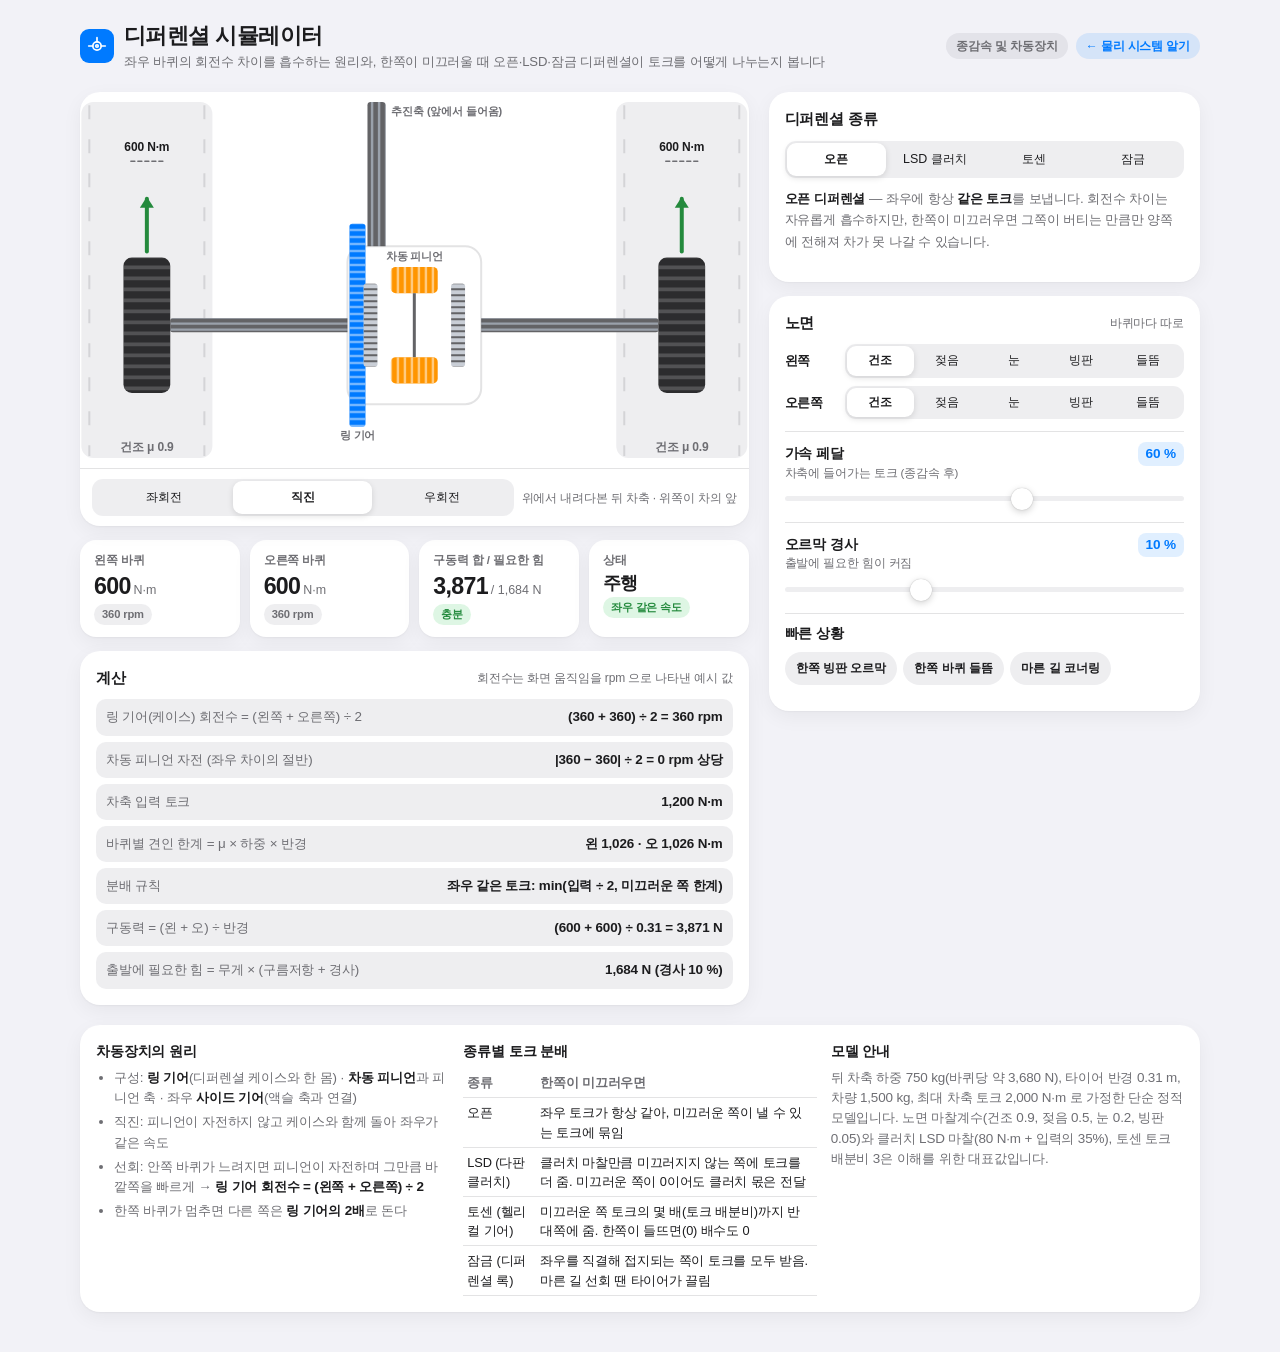
<file: public/differential.html>
<!DOCTYPE html>
<html lang="ko">
<head>
<meta charset="UTF-8">
<meta name="viewport" content="width=device-width, initial-scale=1.0, viewport-fit=cover">
<title>디퍼렌셜 시뮬레이터</title>
<style>
  :root {
    --bg: #f2f2f7;
    --surface: #ffffff;
    --fill: rgba(118, 118, 128, 0.12);
    --fg: #1c1c1e;
    --fg-2: #6e6e73;
    --line: rgba(60, 60, 67, 0.14);
    --accent: #007aff;
    --accent-soft: rgba(0, 122, 255, 0.12);
    --good: #248a3d;
    --good-soft: rgba(52, 199, 89, 0.16);
    --warn: #c93400;
    --warn-soft: rgba(255, 149, 0, 0.18);
    --bad: #d70015;
    --bad-soft: rgba(255, 59, 48, 0.14);
    --steel: #9aa1ab;
    --steel-dark: #636366;
    --metal: #c9ced6;
    --tire: #2c2c2e;
    --hot: #ff9500;
    --fire: #ff3b30;
    --fluid: #af52de;
    --cool: #5ac8fa;
    --knob: #ffffff;
    --shadow: 0 1px 2px rgba(0, 0, 0, 0.04), 0 6px 20px rgba(0, 0, 0, 0.05);
    --ease-out: cubic-bezier(0.16, 1, 0.3, 1);
    --font: -apple-system, BlinkMacSystemFont, "SF Pro Text", "Apple SD Gothic Neo", "Noto Sans KR", "Malgun Gothic", "Helvetica Neue", sans-serif;
  }
  @media (prefers-color-scheme: dark) {
    :root:not([data-theme="light"]) {
      --bg: #000000; --surface: #1c1c1e; --fill: rgba(118, 118, 128, 0.24);
      --fg: #f5f5f7; --fg-2: #98989f; --line: rgba(84, 84, 88, 0.5);
      --accent: #0a84ff; --accent-soft: rgba(10, 132, 255, 0.2);
      --good: #30d158; --good-soft: rgba(48, 209, 88, 0.18);
      --warn: #ff9f0a; --warn-soft: rgba(255, 159, 10, 0.2);
      --bad: #ff453a; --bad-soft: rgba(255, 69, 58, 0.2);
      --steel: #8e8e93; --steel-dark: #aeaeb2; --metal: #48484a; --tire: #0b0b0c;
      --hot: #ff9f0a; --fire: #ff453a; --fluid: #bf5af2; --cool: #64d2ff; --knob: #f5f5f7;
      --shadow: 0 0 0 1px rgba(255, 255, 255, 0.04);
      color-scheme: dark;
    }
  }
  :root[data-theme="dark"] {
    --bg: #000000; --surface: #1c1c1e; --fill: rgba(118, 118, 128, 0.24);
    --fg: #f5f5f7; --fg-2: #98989f; --line: rgba(84, 84, 88, 0.5);
    --accent: #0a84ff; --accent-soft: rgba(10, 132, 255, 0.2);
    --good: #30d158; --good-soft: rgba(48, 209, 88, 0.18);
    --warn: #ff9f0a; --warn-soft: rgba(255, 159, 10, 0.2);
    --bad: #ff453a; --bad-soft: rgba(255, 69, 58, 0.2);
    --steel: #8e8e93; --steel-dark: #aeaeb2; --metal: #48484a; --tire: #0b0b0c;
    --hot: #ff9f0a; --fire: #ff453a; --fluid: #bf5af2; --cool: #64d2ff; --knob: #f5f5f7;
    --shadow: 0 0 0 1px rgba(255, 255, 255, 0.04);
    color-scheme: dark;
  }

  * { box-sizing: border-box; }
  body {
    margin: 0;
    padding-inline: 16px;
    padding-block: 20px 40px;
    background: var(--bg);
    color: var(--fg);
    font-family: var(--font);
    font-size: 15px;
    line-height: 1.5;
    letter-spacing: -0.01em;
    -webkit-font-smoothing: antialiased;
  }
  .wrap { max-width: 1120px; margin: 0 auto; display: grid; gap: 20px; }

  .top { display: flex; flex-wrap: wrap; align-items: center; justify-content: space-between; gap: 12px; }
  .brand { display: flex; align-items: center; gap: 10px; min-width: 0; }
  .brand-icon { width: 34px; height: 34px; border-radius: 9px; flex-shrink: 0; background: var(--accent); display: grid; place-items: center; }
  .brand-icon svg { width: 20px; height: 20px; stroke: #fff; fill: none; stroke-width: 2; stroke-linecap: round; stroke-linejoin: round; }
  h1 { margin: 0; font-size: 1.35rem; font-weight: 700; letter-spacing: -0.025em; text-wrap: balance; }
  .sub { margin: 0; font-size: 0.82rem; color: var(--fg-2); }
  .tag-row { display: flex; gap: 8px; flex-wrap: wrap; }
  .model-tag { font-size: 0.75rem; font-weight: 600; color: var(--fg-2); background: var(--fill); padding: 4px 10px; border-radius: 999px; }
  .home-link { color: var(--accent); background: var(--accent-soft); text-decoration: none; transition: transform 0.18s var(--ease-out); }
  .home-link:active { transform: scale(0.95); }
  .home-link:focus-visible { outline: 2px solid var(--accent); outline-offset: 2px; }

  .main { display: grid; gap: 20px; grid-template-columns: minmax(0, 1fr); }
  @media (min-width: 920px) {
    .main { grid-template-columns: minmax(0, 1.55fr) minmax(0, 1fr); align-items: start; }
    .side { position: sticky; top: calc(env(safe-area-inset-top, 0px) + 16px); }
  }
  .col { display: grid; gap: 14px; min-width: 0; }

  .panel { background: var(--surface); border-radius: 20px; box-shadow: var(--shadow); padding: 16px; min-width: 0; }
  .panel-head { display: flex; align-items: center; justify-content: space-between; gap: 10px; margin-bottom: 10px; flex-wrap: wrap; }
  .panel-title { font-size: 0.95rem; font-weight: 650; margin: 0; }
  .hint { font-size: 0.75rem; color: var(--fg-2); margin: 0; }

  .stage { position: relative; padding: 0; overflow: hidden; }
  .stage canvas { display: block; width: 100%; aspect-ratio: 16 / 9; }
  @media (max-width: 560px) { .stage canvas { aspect-ratio: 4 / 3.2; } }
  .stage-bar { display: flex; flex-wrap: wrap; gap: 8px; align-items: center; justify-content: space-between; padding: 10px 12px; border-top: 1px solid var(--line); }
  .btn-row { display: flex; gap: 8px; flex-wrap: wrap; align-items: center; }

  button { font: inherit; color: inherit; }
  .btn {
    border: none; cursor: pointer; border-radius: 12px; padding: 9px 14px;
    font-size: 0.85rem; font-weight: 600; background: var(--fill); color: var(--fg);
    display: inline-flex; align-items: center; gap: 6px;
    transition: transform 0.18s var(--ease-out), background-color 0.2s var(--ease-out), color 0.2s var(--ease-out);
    touch-action: manipulation; user-select: none; -webkit-user-select: none;
  }
  .btn:active, .btn.is-held { transform: scale(0.95); }
  .btn-primary { background: var(--accent); color: #fff; }
  .btn-hold.is-held { background: var(--hot); color: #fff; }
  .btn svg { width: 14px; height: 14px; fill: currentColor; }
  button:focus-visible, input:focus-visible { outline: 2px solid var(--accent); outline-offset: 2px; }

  .metrics { display: grid; gap: 10px; grid-template-columns: repeat(4, minmax(0, 1fr)); }
  @media (max-width: 700px) { .metrics { grid-template-columns: repeat(2, minmax(0, 1fr)); } }
  .tile { background: var(--surface); border-radius: 16px; padding: 12px 14px; box-shadow: var(--shadow); display: grid; gap: 4px; min-width: 0; align-content: start; }
  .tile-label { font-size: 0.72rem; font-weight: 600; color: var(--fg-2); }
  .tile-value { font-size: 1.45rem; font-weight: 700; letter-spacing: -0.03em; font-variant-numeric: tabular-nums; line-height: 1.15; overflow-wrap: anywhere; }
  .tile-unit { font-size: 0.78rem; font-weight: 500; color: var(--fg-2); margin-left: 3px; letter-spacing: 0; }
  .chip { justify-self: start; font-size: 0.7rem; font-weight: 650; padding: 2px 8px; border-radius: 999px; background: var(--fill); color: var(--fg-2); transition: background-color 0.25s var(--ease-out), color 0.25s var(--ease-out); }
  .chip.good { background: var(--good-soft); color: var(--good); }
  .chip.warn { background: var(--warn-soft); color: var(--warn); }
  .chip.bad { background: var(--bad-soft); color: var(--bad); }
  .chip.info { background: var(--accent-soft); color: var(--accent); }

  .calc { display: grid; gap: 6px; font-size: 0.84rem; font-variant-numeric: tabular-nums; }
  .calc-row { display: grid; grid-template-columns: minmax(0, 1fr) auto; gap: 10px; padding: 8px 10px; border-radius: 10px; background: var(--fill); align-items: baseline; }
  .calc-row span:first-child { color: var(--fg-2); overflow-wrap: anywhere; }
  .calc-row b { font-weight: 700; white-space: nowrap; }

  .seg { position: relative; display: grid; grid-auto-flow: column; grid-auto-columns: minmax(0, 1fr); background: var(--fill); border-radius: 11px; padding: 2px; }
  .seg-thumb { position: absolute; top: 2px; bottom: 2px; left: 0; width: 0; background: var(--knob); border-radius: 9px; box-shadow: 0 2px 6px rgba(0, 0, 0, 0.12); transition: transform 0.32s var(--ease-out), width 0.32s var(--ease-out), opacity 0.2s; }
  .seg button { position: relative; z-index: 1; border: none; background: transparent; cursor: pointer; padding: 7px 2px; font-size: 0.78rem; font-weight: 500; border-radius: 9px; color: var(--fg); white-space: nowrap; overflow: hidden; text-overflow: ellipsis; }
  .seg button[aria-pressed="true"] { font-weight: 650; color: #1c1c1e; }
  .seg-caption { margin-top: 8px; font-size: 0.76rem; color: var(--fg-2); min-height: 1.2em; }

  .field { display: grid; gap: 4px; padding-block: 10px; border-top: 1px solid var(--line); }
  .field:first-of-type { border-top: none; }
  .field-head { display: flex; justify-content: space-between; align-items: baseline; gap: 8px; }
  .field label { font-size: 0.86rem; font-weight: 600; }
  .field small { display: block; font-size: 0.72rem; color: var(--fg-2); font-weight: 500; }
  .badge { font-size: 0.85rem; font-weight: 650; color: var(--accent); background: var(--accent-soft); padding: 2px 8px; border-radius: 8px; font-variant-numeric: tabular-nums; white-space: nowrap; }

  input[type=range] { -webkit-appearance: none; appearance: none; width: 100%; height: 26px; background: transparent; cursor: pointer; margin: 0; }
  input[type=range]::-webkit-slider-runnable-track { height: 5px; background: var(--fill); border-radius: 3px; }
  input[type=range]::-webkit-slider-thumb { -webkit-appearance: none; width: 22px; height: 22px; margin-top: -8.5px; border-radius: 50%; background: var(--knob); box-shadow: 0 2px 7px rgba(0, 0, 0, 0.18), 0 0 1px rgba(0, 0, 0, 0.3); transition: transform 0.15s var(--ease-out); }
  input[type=range]:active::-webkit-slider-thumb { transform: scale(1.18); }
  input[type=range]::-moz-range-track { height: 5px; background: var(--fill); border-radius: 3px; }
  input[type=range]::-moz-range-thumb { width: 22px; height: 22px; border: none; border-radius: 50%; background: var(--knob); box-shadow: 0 2px 7px rgba(0, 0, 0, 0.18), 0 0 1px rgba(0, 0, 0, 0.3); }

  .switch-row { display: flex; align-items: center; justify-content: space-between; gap: 12px; padding-top: 12px; border-top: 1px solid var(--line); }
  .switch-row label { font-size: 0.86rem; font-weight: 600; cursor: pointer; }
  .switch-row label small { display: block; font-size: 0.72rem; color: var(--fg-2); font-weight: 500; }
  .switch { position: relative; width: 51px; height: 31px; flex-shrink: 0; }
  .switch input { position: absolute; inset: 0; opacity: 0; margin: 0; cursor: pointer; z-index: 1; }
  .switch span { position: absolute; inset: 0; border-radius: 999px; background: var(--fill); transition: background-color 0.25s var(--ease-out); }
  .switch span::after { content: ""; position: absolute; top: 2px; left: 2px; width: 27px; height: 27px; border-radius: 50%; background: #fff; box-shadow: 0 3px 8px rgba(0, 0, 0, 0.15); transition: transform 0.3s var(--ease-out); }
  .switch input:checked + span { background: var(--good); }
  .switch input.danger:checked + span { background: var(--bad); }
  .switch input:checked + span::after { transform: translateX(20px); }
  .switch input:focus-visible + span { outline: 2px solid var(--accent); outline-offset: 2px; }

  .notes { display: grid; gap: 14px; grid-template-columns: minmax(0, 1fr); }
  @media (min-width: 760px) { .notes { grid-template-columns: repeat(3, minmax(0, 1fr)); } }
  .note { min-width: 0; }
  .note h3 { font-size: 0.9rem; margin: 0 0 6px; }
  .note p, .note li { font-size: 0.84rem; color: var(--fg-2); margin: 0; }
  .note ul { margin: 0; padding-left: 18px; display: grid; gap: 4px; }
  .note b { color: var(--fg); font-weight: 650; }
  .note table { width: 100%; border-collapse: collapse; font-size: 0.8rem; }
  .note th, .note td { text-align: left; padding: 5px 4px; border-bottom: 1px solid var(--line); vertical-align: top; }
  .note th { color: var(--fg-2); font-weight: 600; }
  .note td { color: var(--fg); }
  h2.section { font-size: 1.05rem; margin: 0; letter-spacing: -0.02em; }

  @media (prefers-reduced-motion: reduce) {
    *, *::before, *::after { transition-duration: 0.01ms !important; }
  }

  .road-row { display: grid; grid-template-columns: 52px minmax(0, 1fr); gap: 8px; align-items: center; margin-top: 8px; }
  .road-row > span { font-size: 0.8rem; font-weight: 600; }
  .seg.small button { font-size: 0.72rem; padding: 6px 1px; }
  .type-desc { margin-top: 10px; font-size: 0.84rem; line-height: 1.6; color: var(--fg-2); min-height: 4.8em; }
  .type-desc b { color: var(--fg); }
  .swap { animation: swapIn 0.3s var(--ease-out) both; }
  @keyframes swapIn { from { opacity: 0; transform: translateY(5px); } to { opacity: 1; transform: none; } }
  .preset-row { display: flex; flex-wrap: wrap; gap: 6px; margin-top: 4px; }
  .preset { border: 0; background: var(--fill); color: var(--fg); font: inherit; font-size: 0.76rem; font-weight: 600; padding: 7px 11px; border-radius: 999px; cursor: pointer; transition: transform 0.15s var(--ease-out), background-color 0.2s var(--ease-out); }
  .preset:active { transform: scale(0.95); }
  .preset:hover { background: var(--accent-soft); color: var(--accent); }
  .calc-row b { white-space: normal; text-align: right; }
  @media (max-width: 600px) { .calc-row { grid-template-columns: minmax(0, 1fr); gap: 2px; } .calc-row b { text-align: left; } }
  @media (prefers-reduced-motion: reduce) { .swap { animation: none; } }
</style>
</head>
<body>
<div class="wrap">
  <header class="top">
    <div class="brand">
      <div class="brand-icon" aria-hidden="true">
        <svg viewBox="0 0 24 24"><circle cx="12" cy="12" r="5"/><path d="M2 12h5M17 12h5M12 2v5"/><circle cx="12" cy="12" r="1.5"/></svg>
      </div>
      <div>
        <h1>디퍼렌셜 시뮬레이터</h1>
        <p class="sub">좌우 바퀴의 회전수 차이를 흡수하는 원리와, 한쪽이 미끄러울 때 오픈·LSD·잠금 디퍼렌셜이 토크를 어떻게 나누는지 봅니다</p>
      </div>
    </div>
    <div class="tag-row">
      <span class="model-tag">종감속 및 차동장치</span>
      <a class="model-tag home-link" href="lab.html">← 물리 시스템 알기</a>
    </div>
  </header>

  <div class="main">
    <div class="col">
      <section class="panel stage" aria-label="디퍼렌셜 평면도">
        <canvas id="cv" role="img" aria-label="디퍼렌셜 평면도"></canvas>
        <div class="stage-bar">
          <div class="seg" id="segTurn" style="min-width: 240px; flex: 1;">
            <span class="seg-thumb"></span>
            <button data-v="left" aria-pressed="false">좌회전</button>
            <button data-v="straight" aria-pressed="true">직진</button>
            <button data-v="right" aria-pressed="false">우회전</button>
          </div>
          <span class="hint">위에서 내려다본 뒤 차축 · 위쪽이 차의 앞</span>
        </div>
      </section>

      <div class="metrics">
        <div class="tile"><span class="tile-label">왼쪽 바퀴</span><span class="tile-value"><span id="mTL">0</span><span class="tile-unit">N·m</span></span><span class="chip" id="mNL">0 rpm</span></div>
        <div class="tile"><span class="tile-label">오른쪽 바퀴</span><span class="tile-value"><span id="mTR">0</span><span class="tile-unit">N·m</span></span><span class="chip" id="mNR">0 rpm</span></div>
        <div class="tile"><span class="tile-label">구동력 합 / 필요한 힘</span><span class="tile-value"><span id="mF">0</span><span class="tile-unit" id="mFreq">/ 0 N</span></span><span class="chip" id="mFchip">—</span></div>
        <div class="tile"><span class="tile-label">상태</span><span class="tile-value" id="mState" style="font-size:1.1rem">정지</span><span class="chip" id="mStateChip">—</span></div>
      </div>

      <section class="panel">
        <div class="panel-head"><h2 class="panel-title">계산</h2><p class="hint">회전수는 화면 움직임을 rpm 으로 나타낸 예시 값</p></div>
        <div class="calc" id="calc"></div>
      </section>
    </div>

    <aside class="col side">
      <section class="panel">
        <div class="panel-head"><h2 class="panel-title">디퍼렌셜 종류</h2></div>
        <div class="seg" id="segType">
          <span class="seg-thumb"></span>
          <button data-v="open" aria-pressed="true">오픈</button>
          <button data-v="clutch" aria-pressed="false">LSD 클러치</button>
          <button data-v="torsen" aria-pressed="false">토센</button>
          <button data-v="lock" aria-pressed="false">잠금</button>
        </div>
        <p class="type-desc" id="typeDesc"></p>
      </section>

      <section class="panel">
        <div class="panel-head"><h2 class="panel-title">노면</h2><p class="hint">바퀴마다 따로</p></div>
        <div class="road-row"><span>왼쪽</span>
          <div class="seg small" id="segRoadL"><span class="seg-thumb"></span>
            <button data-v="dry" aria-pressed="true">건조</button><button data-v="wet" aria-pressed="false">젖음</button><button data-v="snow" aria-pressed="false">눈</button><button data-v="ice" aria-pressed="false">빙판</button><button data-v="air" aria-pressed="false">들뜸</button>
          </div></div>
        <div class="road-row"><span>오른쪽</span>
          <div class="seg small" id="segRoadR"><span class="seg-thumb"></span>
            <button data-v="dry" aria-pressed="true">건조</button><button data-v="wet" aria-pressed="false">젖음</button><button data-v="snow" aria-pressed="false">눈</button><button data-v="ice" aria-pressed="false">빙판</button><button data-v="air" aria-pressed="false">들뜸</button>
          </div></div>

        <div class="field" style="margin-top:12px">
          <div class="field-head"><label for="thr">가속 페달<small>차축에 들어가는 토크 (종감속 후)</small></label><span class="badge" id="thrVal">60 %</span></div>
          <input type="range" id="thr" min="0" max="100" step="1" value="60">
        </div>
        <div class="field">
          <div class="field-head"><label for="grade">오르막 경사<small>출발에 필요한 힘이 커짐</small></label><span class="badge" id="gradeVal">10 %</span></div>
          <input type="range" id="grade" min="0" max="30" step="1" value="10">
        </div>
        <div class="field">
          <label>빠른 상황</label>
          <div class="preset-row">
            <button class="preset" data-p="ice">한쪽 빙판 오르막</button>
            <button class="preset" data-p="air">한쪽 바퀴 들뜸</button>
            <button class="preset" data-p="corner">마른 길 코너링</button>
          </div>
        </div>
      </section>
    </aside>
  </div>

  <section class="panel">
    <div class="notes">
      <div class="note">
        <h3>차동장치의 원리</h3>
        <ul>
          <li>구성: <b>링 기어</b>(디퍼렌셜 케이스와 한 몸) · <b>차동 피니언</b>과 피니언 축 · 좌우 <b>사이드 기어</b>(액슬 축과 연결)</li>
          <li>직진: 피니언이 자전하지 않고 케이스와 함께 돌아 좌우가 같은 속도</li>
          <li>선회: 안쪽 바퀴가 느려지면 피니언이 자전하며 그만큼 바깥쪽을 빠르게 → <b>링 기어 회전수 = (왼쪽 + 오른쪽) ÷ 2</b></li>
          <li>한쪽 바퀴가 멈추면 다른 쪽은 <b>링 기어의 2배</b>로 돈다</li>
        </ul>
      </div>
      <div class="note">
        <h3>종류별 토크 분배</h3>
        <table>
          <thead><tr><th>종류</th><th>한쪽이 미끄러우면</th></tr></thead>
          <tbody>
            <tr><td>오픈</td><td>좌우 토크가 항상 같아, 미끄러운 쪽이 낼 수 있는 토크에 묶임</td></tr>
            <tr><td>LSD (다판 클러치)</td><td>클러치 마찰만큼 미끄러지지 않는 쪽에 토크를 더 줌. 미끄러운 쪽이 0이어도 클러치 몫은 전달</td></tr>
            <tr><td>토센 (헬리컬 기어)</td><td>미끄러운 쪽 토크의 몇 배(토크 배분비)까지 반대쪽에 줌. 한쪽이 들뜨면(0) 배수도 0</td></tr>
            <tr><td>잠금 (디퍼렌셜 록)</td><td>좌우를 직결해 접지되는 쪽이 토크를 모두 받음. 마른 길 선회 땐 타이어가 끌림</td></tr>
          </tbody>
        </table>
      </div>
      <div class="note">
        <h3>모델 안내</h3>
        <p>뒤 차축 하중 750 kg(바퀴당 약 3,680 N), 타이어 반경 0.31 m, 차량 1,500 kg, 최대 차축 토크 2,000 N·m 로 가정한 단순 정적 모델입니다. 노면 마찰계수(건조 0.9, 젖음 0.5, 눈 0.2, 빙판 0.05)와 클러치 LSD 마찰(80 N·m + 입력의 35%), 토센 토크 배분비 3은 이해를 위한 대표값입니다.</p>
      </div>
    </div>
  </section>
</div>

<script>
(() => {
  // ---------- 공통: 테마 토큰, 캔버스, 세그먼트, 길게 누르기 ----------
  const $ = id => document.getElementById(id);
  const C = {};
  const TOKEN_NAMES = ['bg', 'surface', 'fill', 'fg', 'fg-2', 'line', 'accent', 'good', 'warn', 'bad', 'steel', 'steel-dark', 'metal', 'tire', 'hot', 'fire', 'fluid', 'cool', 'knob'];
  function readTokens() {
    const cs = getComputedStyle(document.documentElement);
    TOKEN_NAMES.forEach(t => { C[t] = cs.getPropertyValue('--' + t).trim(); });
    C.font = getComputedStyle(document.body).fontFamily;
  }
  readTokens();
  if (window.matchMedia) window.matchMedia('(prefers-color-scheme: dark)').addEventListener('change', readTokens);
  new MutationObserver(readTokens).observe(document.documentElement, { attributes: true, attributeFilter: ['data-theme', 'class', 'style'] });
  const REDUCE = !!(window.matchMedia && window.matchMedia('(prefers-reduced-motion: reduce)').matches);

  function fitCanvas(cv) {
    const ctx = cv.getContext('2d');
    const fit = () => {
      const dpr = Math.min(window.devicePixelRatio || 1, 2);
      const r = cv.getBoundingClientRect();
      cv.width = Math.round(r.width * dpr);
      cv.height = Math.round(r.height * dpr);
      ctx.setTransform(dpr, 0, 0, dpr, 0, 0);
      cv._w = r.width; cv._h = r.height;
    };
    new ResizeObserver(fit).observe(cv);
    fit();
    return ctx;
  }

  function setChip(el, text, tone) {
    el.textContent = text;
    el.className = 'chip' + (tone ? ' ' + tone : '');
  }

  // 선택 표시가 미끄러져 이동하는 세그먼트 컨트롤
  function initSeg(root, onPick) {
    const thumb = root.querySelector('.seg-thumb');
    const btns = [...root.querySelectorAll('button')];
    function place(animate) {
      const on = btns.find(b => b.getAttribute('aria-pressed') === 'true');
      if (!animate) thumb.style.transition = 'none';
      if (on) {
        thumb.style.opacity = 1;
        thumb.style.width = on.offsetWidth + 'px';
        thumb.style.transform = `translateX(${on.offsetLeft}px)`;
      } else {
        thumb.style.opacity = 0;
      }
      if (!animate) { void thumb.offsetWidth; thumb.style.transition = ''; }
    }
    function select(v) {
      btns.forEach(b => b.setAttribute('aria-pressed', String(b.dataset.v === v)));
      place(true);
    }
    btns.forEach(b => b.addEventListener('click', () => { select(b.dataset.v); onPick(b.dataset.v); }));
    new ResizeObserver(() => place(false)).observe(root);
    return { select, clear: () => select(null) };
  }

  // 누르고 있는 동안 on, 떼면 off (마우스·터치·키보드)
  function holdButton(btn, onChange) {
    const on = e => { if (e) e.preventDefault(); btn.classList.add('is-held'); onChange(true); };
    const off = () => { if (!btn.classList.contains('is-held')) return; btn.classList.remove('is-held'); onChange(false); };
    btn.addEventListener('pointerdown', e => { btn.setPointerCapture(e.pointerId); on(e); });
    btn.addEventListener('pointerup', off);
    btn.addEventListener('pointercancel', off);
    btn.addEventListener('lostpointercapture', off);
    btn.addEventListener('keydown', e => { if ((e.key === ' ' || e.key === 'Enter') && !e.repeat) on(e); });
    btn.addEventListener('keyup', e => { if (e.key === ' ' || e.key === 'Enter') off(); });
    btn.addEventListener('contextmenu', e => e.preventDefault());
  }

  function roundRect(ctx, x, y, w, h, r) {
    r = Math.min(r, Math.abs(w) / 2, Math.abs(h) / 2);
    ctx.beginPath();
    ctx.moveTo(x + r, y);
    ctx.arcTo(x + w, y, x + w, y + h, r);
    ctx.arcTo(x + w, y + h, x, y + h, r);
    ctx.arcTo(x, y + h, x, y, r);
    ctx.arcTo(x, y, x + w, y, r);
    ctx.closePath();
  }
  const clamp = (v, a, b) => Math.min(Math.max(v, a), b);
  const lerp = (a, b, t) => a + (b - a) * t;
  const DEG = Math.PI / 180;


  /* ---------- 모델 ---------- */
  const MU = { dry: 0.9, wet: 0.5, snow: 0.2, ice: 0.05, air: 0 };
  const ROAD_NAME = { dry: '건조', wet: '젖음', snow: '눈', ice: '빙판', air: '들뜸' };
  const FZ = 750 * 9.81 / 2, RW = 0.31, MASS = 1500, TMAX = 2000, TBR = 3, RPM = 400, DELTA = 0.08;   // DELTA: 반경 10 m 선회 시 좌우 속도 차 비율 (윤거 1.6 m)
  const DESC = {
    open: '<b>오픈 디퍼렌셜</b> — 좌우에 항상 <b>같은 토크</b>를 보냅니다. 회전수 차이는 자유롭게 흡수하지만, 한쪽이 미끄러우면 그쪽이 버티는 만큼만 양쪽에 전해져 차가 못 나갈 수 있습니다.',
    clutch: '<b>LSD (다판 클러치식)</b> — 사이드 기어와 케이스 사이의 클러치 마찰이 좌우 회전 차이를 억제합니다. 마찰 토크만큼 접지가 좋은 쪽에 토크를 더 보낼 수 있습니다.',
    torsen: '<b>토센 LSD</b> — 웜(헬리컬) 기어의 마찰로 미끄러운 쪽 토크의 일정 배수(토크 배분비, 여기서는 3배)까지 반대쪽에 보냅니다. 미끄러운 쪽이 0이면 반대쪽도 0입니다.',
    lock: '<b>디퍼렌셜 록 (잠금)</b> — 좌우 액슬을 직결해 같은 속도로 돌게 합니다. 험로 탈출에 강하지만, 마른 길에서 선회하면 안쪽·바깥쪽 거리 차를 흡수하지 못해 타이어가 끌립니다.'
  };
  let type = 'open', roadL = 'dry', roadR = 'dry', turn = 'straight', thr = 0.6, grade = 0.10;

  function solve() {
    const Tin = TMAX * thr, capL = MU[roadL] * FZ * RW, capR = MU[roadR] * FZ * RW;
    const lowIsL = capL <= capR, cLo = Math.min(capL, capR), cHi = Math.max(capL, capR);
    let tLo, tHi, sLo = false, sHi = false, rule = '';
    if (type === 'open') {
      const t = Math.min(Tin / 2, cLo); tLo = tHi = t;
      sLo = Tin / 2 > cLo + 1e-9; sHi = Tin / 2 > cHi + 1e-9;
      rule = '좌우 같은 토크: min(입력 ÷ 2, 미끄러운 쪽 한계)';
    } else if (type === 'lock') {
      if (Tin <= cLo + cHi) { tLo = Math.min(cLo, Tin / 2); tHi = Tin - tLo; }
      else { tLo = cLo; tHi = cHi; sLo = sHi = true; }
      rule = '직결: 접지 한계 안에서 입력 토크를 모두 전달';
    } else {
      if (Tin / 2 <= cLo) { tLo = tHi = Tin / 2; }
      else {
        tLo = cLo; sLo = true;
        const bias = type === 'clutch' ? cLo + 80 + 0.35 * Tin : TBR * cLo;
        tHi = Math.min(Tin - cLo, bias, cHi); sHi = Tin - cLo > cHi + 1e-9 && bias >= cHi;
      }
      rule = type === 'clutch' ? '접지 쪽 ≤ 미끄러운 쪽 + 클러치 마찰(80 + 0.35 × 입력)' : '접지 쪽 ≤ 미끄러운 쪽 × 3 (토크 배분비)';
    }
    const TL = lowIsL ? tLo : tHi, TR = lowIsL ? tHi : tLo, slipL = lowIsL ? sLo : sHi, slipR = lowIsL ? sHi : sLo;
    const F = (TL + TR) / RW, th = Math.atan(grade), Freq = MASS * 9.81 * (0.015 * Math.cos(th) + Math.sin(th));
    const moving = Tin > 0 && F >= Freq;
    // 회전 속도 (회전/초, 화면용). 케이스는 가속 페달에 비례해 돈다.
    const nc = 1.5 * thr;
    let nL, nR;
    const d = turn === 'left' ? -DELTA : turn === 'right' ? DELTA : 0;   // 좌회전이면 왼쪽이 안쪽(느림)
    if (type === 'lock') { nL = nR = nc; }
    else if (!moving) {
      if (slipL && !slipR) { nL = 2 * nc; nR = 0; } else if (slipR && !slipL) { nR = 2 * nc; nL = 0; } else if (slipL && slipR) { nL = nR = nc; } else { nL = nR = 0; }
    } else if (slipL !== slipR) { const s = 0.35; nL = nc * (slipL ? 1 + s : 1 - s); nR = nc * (slipR ? 1 + s : 1 - s); }
    else { nL = nc * (1 + d); nR = nc * (1 - d); }
    const scrub = type === 'lock' && turn !== 'straight' && moving && Math.min(capL, capR) > 0.3 * FZ * RW;
    const vCar = moving ? (type === 'lock' ? nc : Math.min(nL, nR) > 0 ? (slipL || slipR ? Math.min(nL, nR) : nc) : 0) : 0;
    return { Tin, capL, capR, TL, TR, slipL, slipR, F, Freq, moving, nc, nL, nR, rule, scrub, vCar, d };
  }

  /* ---------- 그리기 ---------- */
  const cv = $('cv'), ctx = fitCanvas(cv);
  const ph = { case: 0, L: 0, R: 0, pin: 0, prop: 0, road: 0 };
  let S = solve();
  const ROAD_COL = () => ({ dry: C.fill, wet: 'rgba(90,130,170,0.35)', snow: 'rgba(235,240,245,0.9)', ice: 'rgba(150,205,240,0.55)', air: 'transparent' });

  // 원통의 회전을 줄무늬의 이동으로 보여 준다 (dir: 'v' 세로로 흐름, 'h' 가로로 흐름)
  function cyl(x, y, w, h, phase, dir, base, stripe, gap) {
    ctx.save(); roundRect(ctx, x, y, w, h, Math.min(w, h) * 0.18); ctx.fillStyle = base; ctx.fill(); ctx.clip();
    ctx.strokeStyle = stripe; ctx.lineWidth = Math.max(1.5, gap * 0.35);
    const off = ((phase % 1) + 1) % 1 * gap;
    ctx.beginPath();
    if (dir === 'v') for (let yy = y - gap + off; yy < y + h + gap; yy += gap) { ctx.moveTo(x, yy); ctx.lineTo(x + w, yy); }
    else for (let xx = x - gap + off; xx < x + w + gap; xx += gap) { ctx.moveTo(xx, y); ctx.lineTo(xx, y + h); }
    ctx.stroke(); ctx.restore();
  }
  function arrow(x, y, len, col, label, cap) {
    ctx.strokeStyle = col; ctx.fillStyle = col; ctx.lineWidth = 4; ctx.lineCap = 'round';
    if (len > 2) { ctx.beginPath(); ctx.moveTo(x, y); ctx.lineTo(x, y - len); ctx.stroke(); ctx.beginPath(); ctx.moveTo(x - 7, y - len + 9); ctx.lineTo(x, y - len - 2); ctx.lineTo(x + 7, y - len + 9); ctx.fill(); }
    if (cap != null) { ctx.strokeStyle = C['fg-2']; ctx.lineWidth = 1.5; ctx.setLineDash([4, 3]); ctx.beginPath(); ctx.moveTo(x - 16, y - cap); ctx.lineTo(x + 16, y - cap); ctx.stroke(); ctx.setLineDash([]); }
    ctx.font = `600 12px ${C.font}`; ctx.textAlign = 'center'; ctx.textBaseline = 'bottom'; ctx.fillStyle = C.fg;
    ctx.fillText(label, x, y - Math.max(len, cap || 0) - 8);
  }
  function draw() {
    const W = cv._w, H = cv._h; if (!W) return;
    ctx.clearRect(0, 0, W, H);
    const cx = W / 2, cy = H * 0.62, wx = W * 0.4, ww = Math.max(26, W * 0.07), wh = H * 0.36;
    const rc = ROAD_COL();
    // 노면 (차가 나아가면 차선 표시가 아래로 흐른다)
    [[-1, roadL, S.slipL], [1, roadR, S.slipR]].forEach(([sg, road, slip]) => {
      const x0 = cx + sg * wx - ww * 1.4, w0 = ww * 2.8;
      if (road === 'air') {
        ctx.strokeStyle = C.line; ctx.setLineDash([5, 5]); ctx.lineWidth = 1.5; ctx.strokeRect(x0, 10, w0, H - 20); ctx.setLineDash([]);
      } else {
        ctx.fillStyle = rc[road]; roundRect(ctx, x0, 10, w0, H - 20, 12); ctx.fill();
        ctx.strokeStyle = C.line; ctx.lineWidth = 2; const gap = 34, off = (ph.road % 1) * gap;
        ctx.beginPath(); for (let y = 10 - gap + off; y < H - 10; y += gap) { if (y < 10) continue; ctx.moveTo(x0 + 8, y); ctx.lineTo(x0 + 8, Math.min(y + 14, H - 12)); ctx.moveTo(x0 + w0 - 8, y); ctx.lineTo(x0 + w0 - 8, Math.min(y + 14, H - 12)); } ctx.stroke();
      }
      ctx.font = `600 12px ${C.font}`; ctx.textAlign = 'center'; ctx.textBaseline = 'bottom'; ctx.fillStyle = C['fg-2'];
      ctx.fillText(ROAD_NAME[road] + ' μ ' + MU[road], cx + sg * wx, H - 14);
      if (slip) { ctx.fillStyle = C.bad; ctx.textBaseline = 'top'; ctx.fillText('공회전', cx + sg * wx, cy + wh / 2 + 8); }
    });
    // 추진축(앞에서 들어옴)과 구동 피니언: 세로 축이라 줄무늬가 가로로 흐름
    const ringX = cx - W * 0.085;
    cyl(ringX + 10, 10, 18, cy - H * 0.2 - 10, ph.prop, 'h', C['steel-dark'], C.steel, 7);
    // 액슬 축
    const sgx = W * 0.055, axY = cy - 7;
    cyl(cx - wx + ww / 2, axY, (cx - sgx) - (cx - wx + ww / 2), 14, ph.L, 'v', C['steel-dark'], C.steel, 6);
    cyl(cx + sgx, axY, (cx + wx - ww / 2) - (cx + sgx), 14, ph.R, 'v', C['steel-dark'], C.steel, 6);
    // 케이스
    const cw = W * 0.2, chh = H * 0.42;
    ctx.fillStyle = C.surface; ctx.strokeStyle = C.line; ctx.lineWidth = 2; roundRect(ctx, cx - cw / 2, cy - chh / 2, cw, chh, 16); ctx.fill(); ctx.stroke();
    // 링 기어 (케이스와 함께 회전)
    cyl(ringX - 8, cy - H * 0.27, 16, H * 0.54, ph.case, 'v', C.accent, 'rgba(255,255,255,0.45)', 7);
    // 사이드 기어
    cyl(cx - sgx - 14, cy - H * 0.11, 14, H * 0.22, ph.L, 'v', C.metal, C['steel-dark'], 6);
    cyl(cx + sgx, cy - H * 0.11, 14, H * 0.22, ph.R, 'v', C.metal, C['steel-dark'], 6);
    // 차동 피니언 (위·아래): 피니언 축이 세로라 자전하면 줄무늬가 가로로 흐름
    const pw = W * 0.07, phh = H * 0.07;
    [-1, 1].forEach(sg => cyl(cx - pw / 2, cy + sg * H * 0.12 - phh / 2, pw, phh, ph.pin * sg, 'h', C.hot, 'rgba(255,255,255,0.5)', 7));
    ctx.strokeStyle = C['steel-dark']; ctx.lineWidth = 3; ctx.beginPath(); ctx.moveTo(cx, cy - H * 0.12 + phh / 2); ctx.lineTo(cx, cy + H * 0.12 - phh / 2); ctx.stroke();
    if (type !== 'open') {   // LSD·잠금 표시
      ctx.font = `700 11px ${C.font}`; ctx.textAlign = 'center'; ctx.textBaseline = 'top'; ctx.fillStyle = type === 'lock' ? C.bad : C.good;
      ctx.fillText(type === 'lock' ? '잠김' : type === 'clutch' ? '클러치' : '헬리컬', cx, cy + chh / 2 + 4);
    }
    // 바퀴
    [[-1, S.nL, S.slipL, ph.L], [1, S.nR, S.slipR, ph.R]].forEach(([sg, n, slip, p]) => {
      const x = cx + sg * wx - ww / 2, lift = sg < 0 ? roadL === 'air' : roadR === 'air';
      if (lift) { ctx.fillStyle = 'rgba(0,0,0,0.08)'; roundRect(ctx, x + 6, cy - wh / 2 + 8, ww, wh, 8); ctx.fill(); }
      cyl(x, cy - wh / 2, ww, wh, p, 'v', C.tire, slip ? C.bad : 'rgba(255,255,255,0.18)', 11);
    });
    // 토크 화살표 (점선 = 그 노면에서 낼 수 있는 한계)
    const k = (H * 0.24) / (MU.dry * FZ * RW);   // 마른 노면 한계가 화면 높이의 24%
    arrow(cx - wx, cy - wh / 2 - 6, S.TL * k, S.slipL ? C.bad : C.good, Math.round(S.TL) + ' N·m', S.capL * k);
    arrow(cx + wx, cy - wh / 2 - 6, S.TR * k, S.slipR ? C.bad : C.good, Math.round(S.TR) + ' N·m', S.capR * k);
    ctx.font = `600 11px ${C.font}`; ctx.textAlign = 'center'; ctx.textBaseline = 'top'; ctx.fillStyle = C['fg-2'];
    ctx.fillText('링 기어', ringX, cy + H * 0.27 + 4); ctx.textAlign = 'left'; ctx.fillText('추진축 (앞에서 들어옴)', ringX + 34, 14); ctx.textAlign = 'center';
    ctx.fillText('차동 피니언', cx, cy - H * 0.12 - phh / 2 - 15);
  }

  /* ---------- 숫자 ---------- */
  const fmt0 = v => Math.round(v).toLocaleString('ko-KR');
  function update() {
    S = solve();
    $('mTL').textContent = fmt0(S.TL); $('mTR').textContent = fmt0(S.TR);
    setChip($('mNL'), fmt0(S.nL * RPM) + ' rpm' + (S.slipL ? ' · 공회전' : ''), S.slipL ? 'bad' : '');
    setChip($('mNR'), fmt0(S.nR * RPM) + ' rpm' + (S.slipR ? ' · 공회전' : ''), S.slipR ? 'bad' : '');
    $('mF').textContent = fmt0(S.F); $('mFreq').textContent = '/ ' + fmt0(S.Freq) + ' N';
    setChip($('mFchip'), S.F >= S.Freq ? '충분' : '부족', S.F >= S.Freq ? 'good' : 'bad');
    let st, tone, chip;
    if (S.Tin === 0) { st = '정지'; chip = '가속 페달을 밟으세요'; tone = ''; }
    else if (!S.moving) { st = '출발 불가'; tone = 'bad'; chip = S.slipL || S.slipR ? ((S.slipL && S.slipR) ? '양쪽 공회전' : (S.slipL ? '왼쪽' : '오른쪽') + ' 바퀴만 헛돎') : '구동력 부족'; }
    else if (S.scrub) { st = '주행 · 끌림'; tone = 'warn'; chip = '좌우 속도 차를 못 흡수'; }
    else { st = '주행'; tone = 'good'; chip = S.slipL || S.slipR ? '일부 미끄러지며 전진' : turn === 'straight' ? '좌우 같은 속도' : '좌우 속도 차 흡수'; }
    $('mState').textContent = st; setChip($('mStateChip'), chip, tone);
    const nL = S.nL * RPM, nR = S.nR * RPM, ncase = S.nc * RPM;
    $('calc').innerHTML = [
      ['링 기어(케이스) 회전수 = (왼쪽 + 오른쪽) ÷ 2', type === 'lock' ? fmt0(ncase) + ' rpm (직결)' : `(${fmt0(nL)} + ${fmt0(nR)}) ÷ 2 = ${fmt0((nL + nR) / 2)} rpm`],
      ['차동 피니언 자전 (좌우 차이의 절반)', type === 'lock' ? '0 (잠김)' : `|${fmt0(nR)} − ${fmt0(nL)}| ÷ 2 = ${fmt0(Math.abs(nR - nL) / 2)} rpm 상당`],
      ['차축 입력 토크', fmt0(S.Tin) + ' N·m'],
      ['바퀴별 견인 한계 = μ × 하중 × 반경', `왼 ${fmt0(S.capL)} · 오 ${fmt0(S.capR)} N·m`],
      ['분배 규칙', S.rule],
      ['구동력 = (왼 + 오) ÷ 반경', `(${fmt0(S.TL)} + ${fmt0(S.TR)}) ÷ 0.31 = ${fmt0(S.F)} N`],
      ['출발에 필요한 힘 = 무게 × (구름저항 + 경사)', `${fmt0(S.Freq)} N (경사 ${Math.round(grade * 100)} %)`]
    ].map(r => `<div class="calc-row"><span>${r[0]}</span><b>${r[1]}</b></div>`).join('');
    cv.setAttribute('aria-label', `${DESC_NAME[type]}, 왼쪽 ${ROAD_NAME[roadL]} ${fmt0(S.TL)} N·m, 오른쪽 ${ROAD_NAME[roadR]} ${fmt0(S.TR)} N·m, ${st}.`);
  }
  const DESC_NAME = { open: '오픈 디퍼렌셜', clutch: '다판 클러치 LSD', torsen: '토센 LSD', lock: '디퍼렌셜 록' };
  function setDesc(anim) { const el = $('typeDesc'); el.innerHTML = DESC[type]; if (anim) { el.classList.remove('swap'); void el.offsetWidth; el.classList.add('swap'); } }

  /* ---------- 입력 ---------- */
  const segType = initSeg($('segType'), v => { type = v; setDesc(true); update(); });
  const segL = initSeg($('segRoadL'), v => { roadL = v; update(); });
  const segR = initSeg($('segRoadR'), v => { roadR = v; update(); });
  const segTurn = initSeg($('segTurn'), v => { turn = v; update(); });
  $('thr').addEventListener('input', e => { thr = e.target.value / 100; $('thrVal').textContent = e.target.value + ' %'; update(); });
  $('grade').addEventListener('input', e => { grade = e.target.value / 100; $('gradeVal').textContent = e.target.value + ' %'; update(); });
  function setRange(id, v, lab, suf) { $(id).value = v; $(lab).textContent = v + suf; }
  document.querySelectorAll('.preset').forEach(b => b.addEventListener('click', () => {
    const p = b.dataset.p;
    if (p === 'ice') { roadL = 'ice'; roadR = 'dry'; turn = 'straight'; thr = 0.6; grade = 0.10; }
    if (p === 'air') { roadL = 'dry'; roadR = 'air'; turn = 'straight'; thr = 0.6; grade = 0.05; }
    if (p === 'corner') { roadL = 'dry'; roadR = 'dry'; turn = 'left'; thr = 0.4; grade = 0; }
    segL.select(roadL); segR.select(roadR); segTurn.select(turn);
    setRange('thr', Math.round(thr * 100), 'thrVal', ' %'); setRange('grade', Math.round(grade * 100), 'gradeVal', ' %');
    update();
  }));

  /* ---------- 애니메이션 ---------- */
  let last = performance.now();
  function frame(now) {
    const dt = Math.min(0.05, (now - last) / 1000); last = now;
    if (!REDUCE) {
      ph.case += S.nc * dt * 2; ph.L += S.nL * dt * 2; ph.R += S.nR * dt * 2;
      ph.pin += (S.nR - S.nL) / 2 * 1.6 * dt * 2; ph.prop += S.nc * 3.5 * dt * 2; ph.road += S.vCar * dt * 2.2;
    }
    draw();
    requestAnimationFrame(frame);
  }
  setDesc(false); update(); requestAnimationFrame(frame);
})();
</script>
</body>
</html>
</file>
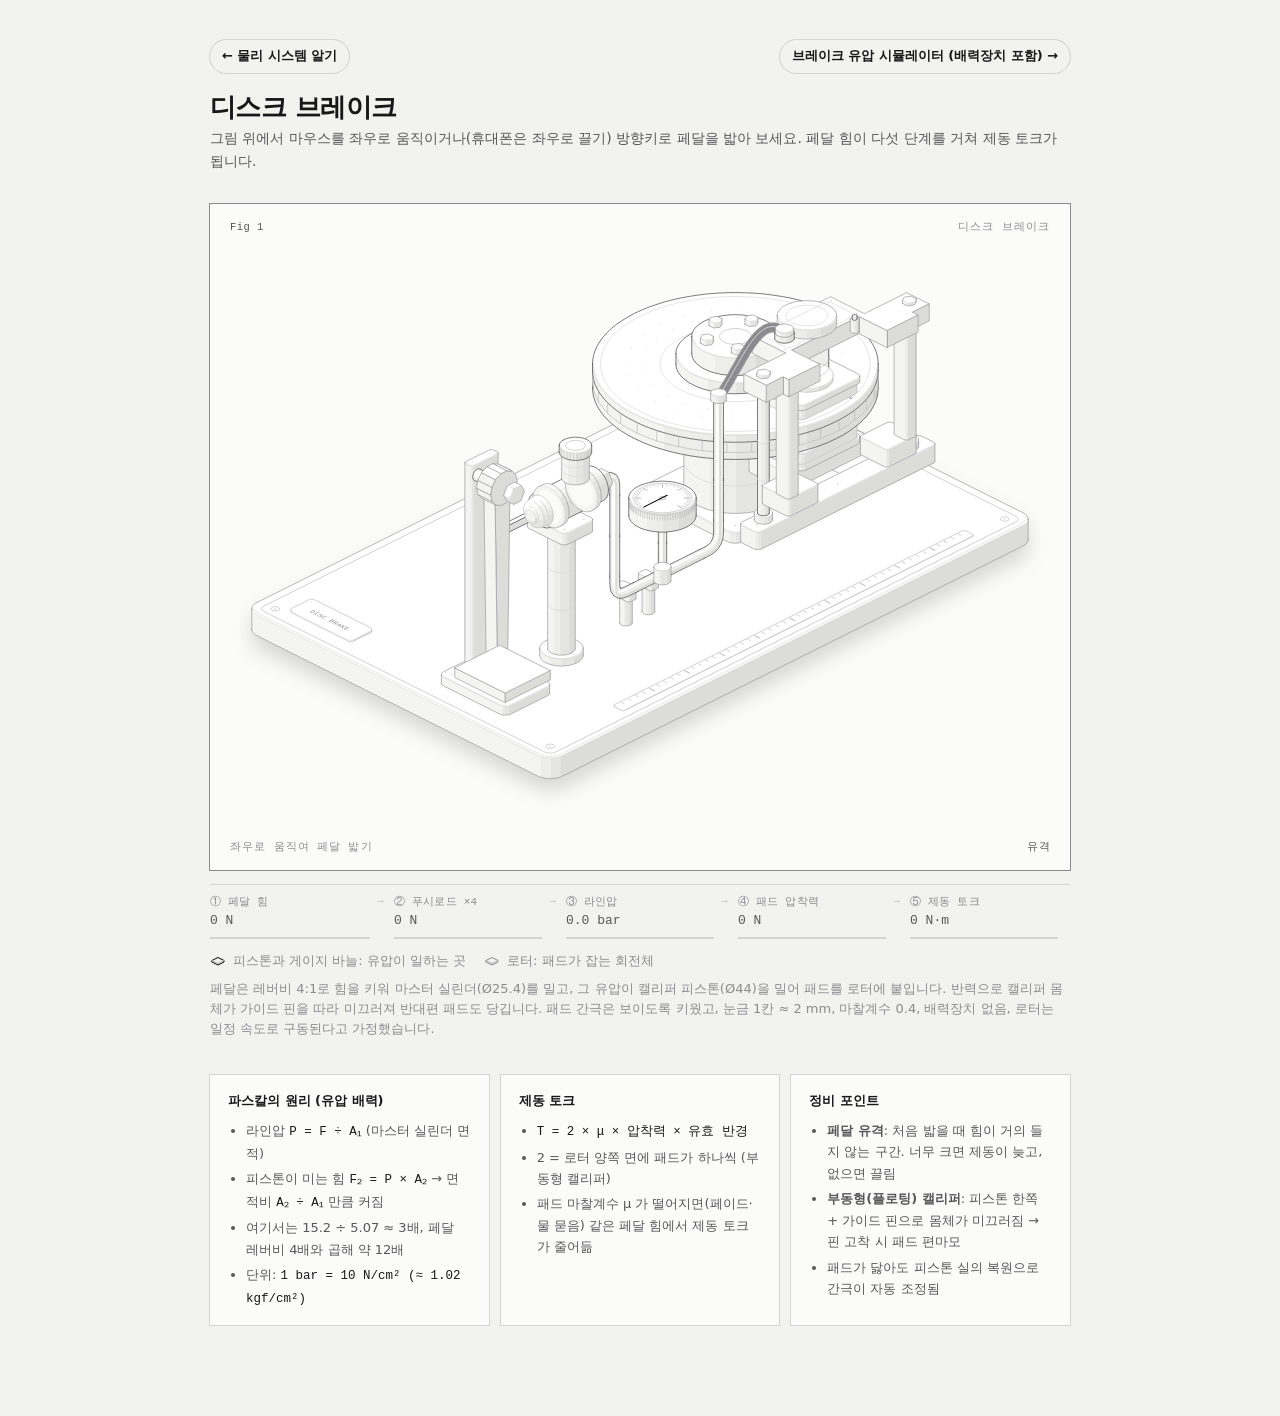
<file: public/disc-brake.html>
<!doctype html><html lang="ko"><head><meta charset="utf-8"><meta name="viewport" content="width=device-width, initial-scale=1"><title>디스크 브레이크</title><meta name="description" content="페달 힘이 레버·마스터 실린더·유압·캘리퍼를 거쳐 제동 토크가 되는 과정을 움직이는 단면 모형으로 봅니다"><style>
.iso{
  --anatomy-page:#0b0b0b;--anatomy-card:#131313;--anatomy-text:#a3a3a3;--anatomy-strong:#e6e6e6;--anatomy-muted:#6e6e6e;
  --anatomy-paper:#131313;--anatomy-face:#1b1b1b;--anatomy-top:#1c1c1c;
  --anatomy-shade-0:#0f0f0f;--anatomy-shade-1:#121212;--anatomy-shade-2:#151515;--anatomy-shade-3:#181818;
  --anatomy-lit-top:#262626;--anatomy-lit-shade:#1d1d1d;
  --anatomy-hi:#d4d4d4;--anatomy-mid:#6a6a6a;--anatomy-lo:#3e3e3e;--anatomy-faint:#2a2a2a;--anatomy-lit:#ffffff;
  --anatomy-halo:#050505;--anatomy-halo-opacity:.9;--anatomy-dot:#e6e6e6;
  --anatomy-red:#ff6b6b;--anatomy-green:#6be0a0;--anatomy-blue:#6b9bff;
  --anatomy-weight:.6px;--anatomy-ease:cubic-bezier(.32,.72,0,1);
  --anatomy-mono:ui-monospace,"SF Mono",Menlo,Consolas,monospace;
  --anatomy-lift:inset 0 1px 0 0 #ffffff0a,inset 0 0 0 1px #ffffff06,0 0 0 1px #00000026,0 1px 1px -.5px #00000014,0 3px 3px -1.5px #00000014,0 6px 6px -3px #00000014,0 12px 12px -6px #00000014;
}
.iso[data-theme="light"]{
  --anatomy-page:#f2f2ef;--anatomy-card:#fbfbfa;--anatomy-text:#57575a;--anatomy-strong:#18181a;--anatomy-muted:#8c8c90;
  --anatomy-paper:#fbfbfa;--anatomy-face:#ffffff;--anatomy-top:#ffffff;
  --anatomy-shade-0:#dcdcd9;--anatomy-shade-1:#e5e5e2;--anatomy-shade-2:#ededea;--anatomy-shade-3:#f4f4f1;
  --anatomy-lit-top:#ffffff;--anatomy-lit-shade:#eeeeeb;
  --anatomy-hi:#26262a;--anatomy-mid:#8a8a8f;--anatomy-lo:#b4b4b8;--anatomy-faint:#d4d4d6;--anatomy-lit:#000000;
  --anatomy-halo:#8a8a80;--anatomy-halo-opacity:.32;--anatomy-dot:#3a3a3e;
  --anatomy-red:#e5484d;--anatomy-green:#30a46c;--anatomy-blue:#3e63dd;
  --anatomy-lift:inset 0 1px 0 0 #ffffff,0 0 0 1px #0000000f,0 1px 1px -.5px #0000000a,0 3px 3px -1.5px #0000000a,0 6px 6px -3px #0000000a,0 12px 12px -6px #0000000a;
}
.iso-svg{display:block;width:100%;height:auto;overflow:visible}
.iso-svg path,.iso-svg circle{vector-effect:non-scaling-stroke}
.iso-fill{fill:var(--anatomy-paper);stroke:none}
.iso-solid[data-lit]>.iso-fill{fill:var(--anatomy-face)}
.iso-shade,.iso-top{stroke:none}
.iso-shade[data-shade="0"]{fill:var(--anatomy-shade-0)}
.iso-shade[data-shade="1"]{fill:var(--anatomy-shade-1)}
.iso-shade[data-shade="2"]{fill:var(--anatomy-shade-2)}
.iso-shade[data-shade="3"]{fill:var(--anatomy-shade-3)}
.iso-top{fill:var(--anatomy-top)}
.iso-solid[data-lit]>.iso-top{fill:var(--anatomy-lit-top)}
.iso-solid[data-lit]>.iso-shade{fill:var(--anatomy-lit-shade)}
.iso-solid[data-seamless]>.iso-shade,.iso-solid[data-seamless]>.iso-top{stroke-width:.4;stroke-linejoin:round}
.iso-solid[data-seamless]>.iso-shade[data-shade="0"]{stroke:var(--anatomy-shade-0)}
.iso-solid[data-seamless]>.iso-shade[data-shade="1"]{stroke:var(--anatomy-shade-1)}
.iso-solid[data-seamless]>.iso-shade[data-shade="2"]{stroke:var(--anatomy-shade-2)}
.iso-solid[data-seamless]>.iso-shade[data-shade="3"]{stroke:var(--anatomy-shade-3)}
.iso-solid[data-seamless]>.iso-top{stroke:var(--anatomy-top)}
.iso-solid[data-seamless][data-lit]>.iso-top{stroke:var(--anatomy-lit-top)}
.iso-solid[data-seamless][data-lit]>.iso-shade{stroke:var(--anatomy-lit-shade)}
.iso-solid[data-lit]>.iso-edge{stroke:var(--anatomy-lit)}
.iso-halo{fill:var(--anatomy-halo);stroke:none;filter:blur(9px);opacity:var(--anatomy-halo-opacity);transform:translateY(3px)}
.iso-line{fill:none;stroke:var(--anatomy-lo);stroke-width:var(--anatomy-weight);stroke-linecap:round;stroke-linejoin:round}
.iso-line[data-tone="hi"]{stroke:var(--anatomy-hi)}
.iso-line[data-tone="mid"]{stroke:var(--anatomy-mid)}
.iso-line[data-tone="lo"]{stroke:var(--anatomy-lo)}
.iso-line[data-tone="faint"]{stroke:var(--anatomy-faint)}
.iso-line[data-tone="lit"]{stroke:var(--anatomy-lit)}
.iso-line[data-tone="red"]{stroke:var(--anatomy-red)}
.iso-line[data-tone="green"]{stroke:var(--anatomy-green)}
.iso-line[data-tone="blue"]{stroke:var(--anatomy-blue)}
.iso-line[data-dotted]{stroke-dasharray:.01 3.5;stroke-width:1}
.iso-line[data-dashed]{stroke-dasharray:3 3}
.iso-line[data-flow]{stroke-dasharray:2 6}
.iso-wire-end{fill:var(--anatomy-paper);stroke:var(--anatomy-lo);stroke-width:var(--anatomy-weight)}
.iso-wire[data-tone="hi"] .iso-wire-end{stroke:var(--anatomy-hi)}
.iso-wire[data-tone="mid"] .iso-wire-end{stroke:var(--anatomy-mid)}
.iso-wire[data-tone="faint"] .iso-wire-end{stroke:var(--anatomy-faint)}
.iso-wire[data-tone="lit"] .iso-wire-end{stroke:var(--anatomy-lit)}
.iso-dots circle{fill:var(--anatomy-dot);stroke:none;opacity:.32}
.iso-dots[data-tone="hi"] circle{opacity:.85}
.iso-dots[data-tone="mid"] circle{opacity:.45}
.iso-dots[data-tone="lo"] circle{opacity:.22}
.iso-dots[data-tone="faint"] circle{opacity:.12}
.iso-face-text{fill:var(--anatomy-mid);font-family:var(--anatomy-mono);letter-spacing:.04em}
.iso-face-text[data-tone="hi"]{fill:var(--anatomy-hi)}
.iso-face-text[data-tone="lo"]{fill:var(--anatomy-lo)}
.iso-face-text[data-tone="faint"]{fill:var(--anatomy-faint)}
.tb-body{fill:var(--anatomy-shade-2);stroke:none}
.tb-shine{fill:var(--anatomy-top);stroke:none}
.tb-shade{fill:var(--anatomy-shade-0);stroke:none}
.tb-ring{fill:none;stroke:var(--anatomy-lo);stroke-width:.45;stroke-linecap:butt;stroke-linejoin:round}
.tb-ring[data-tone="mid"]{stroke:var(--anatomy-mid)}
.tb-ring[data-tone="faint"]{stroke:var(--anatomy-faint)}
.tb-ring[data-tone="hi"]{stroke:var(--anatomy-hi)}
@keyframes iso-flow{to{stroke-dashoffset:-32}}
@keyframes iso-pulse{0%,100%{opacity:.18}12%{opacity:1}40%{opacity:.18}}
.iso-line[data-flow]{animation:iso-flow 1600ms linear infinite}
.iso-dots circle[data-pulse]{animation:iso-pulse 1600ms steps(1,end) infinite;animation-delay:var(--pulse-at,0ms)}
.iso-figure{margin:32px 0 36px}
.iso-plate{position:relative;padding:52px 24px;border-radius:0;background:var(--anatomy-card);box-shadow:0 0 0 1px var(--anatomy-mid);--anatomy-paper:var(--anatomy-card)}
.iso-plate-corners{position:absolute;inset:18px 20px;pointer-events:none}
.iso-plate-corner{position:absolute;color:var(--anatomy-muted);font-family:var(--anatomy-mono);font-size:10.5px;line-height:1;letter-spacing:.04em;white-space:nowrap}
.iso-plate-corner[data-corner="fig"]{top:0;left:0;color:var(--anatomy-text)}
.iso-plate-corner[data-corner="title"]{top:0;right:0;text-transform:uppercase;letter-spacing:.1em}
.iso-plate-corner[data-corner="hint"]{bottom:0;left:0;text-transform:uppercase;letter-spacing:.1em}
.iso-plate-corner[data-corner="readout"]{right:0;bottom:0;color:var(--anatomy-text);font-variant-numeric:tabular-nums}
.iso-plate .iso-svg{margin:0 auto}
.iso-legend{display:grid;gap:8px;margin-top:12px;color:var(--anatomy-muted);font-size:13px;line-height:1.55}
.iso-keys{display:flex;flex-wrap:wrap;gap:6px 18px}
.iso-key{display:inline-flex;align-items:center;gap:7px}
.iso-swatch{width:16px;height:10px;flex:none;overflow:visible}
.iso-swatch path{fill:none;stroke:var(--anatomy-hi);stroke-width:1;vector-effect:non-scaling-stroke;stroke-linejoin:round;stroke-linecap:round}
.iso-swatch[data-mark="raised"] path,.iso-swatch[data-mark="flat"] path{stroke:var(--anatomy-mid)}
.iso-swatch[data-mark="lit"] path{stroke:var(--anatomy-lit)}
.iso-swatch[data-mark="dim"] path{stroke:var(--anatomy-lo)}
.iso-swatch[data-mark="dotted"] path{stroke-dasharray:.01 3;stroke-width:1.4}
.iso-swatch[data-mark="dashed"] path{stroke-dasharray:3 2.5}
.iso-swatch[data-mark="red"] path{stroke:var(--anatomy-red)}
.iso-swatch[data-mark="green"] path{stroke:var(--anatomy-green)}
.iso-swatch[data-mark="blue"] path{stroke:var(--anatomy-blue)}
.iso-swatch-crease{stroke:var(--anatomy-lo)!important}
@media (max-width:560px){.iso-plate{padding:48px 12px 70px}.iso-plate-corner[data-corner="hint"]{bottom:18px}}
@media (prefers-reduced-motion:reduce){.iso-line[data-flow],.iso-dots circle[data-pulse]{animation:none}}

*{box-sizing:border-box}
html{color-scheme:dark}
body[data-theme="light"]{color-scheme:light}
body{margin:0;background:var(--anatomy-page);color:var(--anatomy-text);font:14px/1.6 ui-sans-serif,system-ui,-apple-system,"Segoe UI",sans-serif;-webkit-font-smoothing:antialiased}
.iso-page{width:min(860px,100% - 32px);margin:40px auto 96px}
.brk-top{display:flex;flex-wrap:wrap;align-items:center;justify-content:space-between;gap:8px 16px;margin:0 0 4px}
.brk-top a{color:var(--anatomy-strong);text-decoration:none;font-size:13px;font-weight:600;padding:6px 12px;border-radius:999px;box-shadow:0 0 0 1px var(--anatomy-faint);transition:background-color .2s var(--anatomy-ease),transform .15s var(--anatomy-ease)}
.brk-top a:hover{background:var(--anatomy-card)}
.brk-top a:active{transform:scale(.96)}
.brk-top a:focus-visible{outline:2px solid var(--anatomy-blue);outline-offset:2px}
.brk-h1{margin:18px 0 4px;font-size:26px;line-height:1.25;letter-spacing:-.02em;color:var(--anatomy-strong)}
.brk-sub{margin:0;color:var(--anatomy-text)}
.brk-notes{display:grid;gap:12px;grid-template-columns:repeat(auto-fit,minmax(240px,1fr));margin-top:8px}
.brk-note{padding:16px 18px;background:var(--anatomy-card);box-shadow:0 0 0 1px var(--anatomy-faint)}
.brk-note h2{margin:0 0 8px;font-size:13px;color:var(--anatomy-strong)}
.brk-note p,.brk-note li{margin:0;font-size:13px;line-height:1.65}
.brk-note ul{margin:0;padding-left:18px;display:grid;gap:4px}
.brk-note code{font-family:var(--anatomy-mono);font-size:12.5px;color:var(--anatomy-strong)}

</style></head><body class="iso" data-theme="light"><script>try{if(matchMedia("(prefers-color-scheme: dark)").matches)document.body.dataset.theme="dark"}catch(e){}</script><main class="iso-page"><nav class="brk-top"><a href="lab.html">← 물리 시스템 알기</a><a href="brake.html">브레이크 유압 시뮬레이터 (배력장치 포함) →</a></nav><h1 class="brk-h1">디스크 브레이크</h1><p class="brk-sub">그림 위에서 마우스를 좌우로 움직이거나(휴대폰은 좌우로 끌기) 방향키로 페달을 밟아 보세요. 페달 힘이 다섯 단계를 거쳐 제동 토크가 됩니다.</p><figure class="iso-figure"><div class="iso-plate"><div class="iso-plate-corners" aria-hidden="true"><span class="iso-plate-corner" data-corner="fig">Fig 1</span><span class="iso-plate-corner" data-corner="title">디스크 브레이크</span><span class="iso-plate-corner" data-corner="hint">좌우로 움직여 페달 밟기</span><span class="iso-plate-corner" data-corner="readout" data-readout>유격</span></div><div class="iso-stage" tabindex="0" role="slider" aria-label="브레이크 페달: 좌우 방향키로 밟기" aria-valuemin="0" aria-valuemax="100" aria-valuenow="0"><svg xmlns="http://www.w3.org/2000/svg" class="iso-svg" viewBox="0 0 780 540" role="img" aria-label="디스크 브레이크 단면 모형. 브레이크 페달이 푸시로드로 마스터 실린더를 밀면 유압이 라인을 따라 캘리퍼 피스톤에 전달되고, 피스톤이 패드를 밀어 회전하는 로터를 양쪽에서 잡습니다. 좌우 방향키로 페달을 밟을 수 있습니다."><path class="iso-halo" d="M17.1 347.2L17.4 345.5L18.4 343.9L20 342.4L22.1 341.1L464.1 120.1L466.7 119L469.7 118.2L472.9 117.8L476.2 117.6L479.6 117.8L482.8 118.2L485.8 119L488.4 120.1L757.9 254.9L760 256.2L761.6 257.6L762.6 259.2L762.9 260.9L762.9 280.7L762.6 282.4L761.6 284L760 285.5L757.9 286.8L315.9 507.8L313.3 508.8L310.3 509.6L307.1 510.1L303.8 510.3L300.4 510.1L297.2 509.6L294.2 508.8L291.6 507.8L22.1 373L20 371.7L18.4 370.2L17.4 368.6L17.1 367Z"/><g class="iso-solid"><path class="iso-fill" d="M463 162.8L463.6 161.3L464.9 160L466.8 158.8L469.1 157.9L471.8 157.2L474.7 156.9L477.7 156.9L480.6 157.2L483.3 157.9L485.7 158.8L487.5 160L488.8 161.3L489.5 162.8L489.5 164.3L489.5 166.9L488.8 168.4L487.5 169.7L485.7 170.9L483.3 171.8L480.6 172.5L477.7 172.8L474.7 172.8L471.8 172.5L469.1 171.8L466.8 170.9L464.9 169.7L463.6 168.4L463 166.9Z"/><path class="iso-shade" data-shade="0" d="M485.7 170.9L483.3 171.8L483.3 169.2L485.7 168.3ZM489.5 166.9L488.8 168.4L488.8 165.7L489.5 164.3ZM488.8 168.4L487.5 169.7L487.5 167.1L488.8 165.7ZM487.5 169.7L485.7 170.9L485.7 168.3L487.5 167.1Z"/><path class="iso-shade" data-shade="1" d="M483.3 171.8L480.6 172.5L480.6 169.8L483.3 169.2ZM480.6 172.5L477.7 172.8L477.7 170.2L480.6 169.8Z"/><path class="iso-shade" data-shade="2" d="M477.7 172.8L474.7 172.8L474.7 170.2L477.7 170.2ZM474.7 172.8L471.8 172.5L471.8 169.8L474.7 170.2ZM471.8 172.5L469.1 171.8L469.1 169.2L471.8 169.8Z"/><path class="iso-shade" data-shade="3" d="M469.1 171.8L466.8 170.9L466.8 168.3L469.1 169.2ZM466.8 170.9L464.9 169.7L464.9 167.1L466.8 168.3ZM464.9 169.7L463.6 168.4L463.6 165.7L464.9 167.1ZM463.6 168.4L463 166.9L463 164.3L463.6 165.7Z"/><path class="iso-top" d="M485.7 168.3L483.3 169.2L480.6 169.8L477.7 170.2L474.7 170.2L471.8 169.8L469.1 169.2L466.8 168.3L464.9 167.1L463.6 165.7L463 164.3L463 162.8L463.6 161.3L464.9 160L466.8 158.8L469.1 157.9L471.8 157.2L474.7 156.9L477.7 156.9L480.6 157.2L483.3 157.9L485.7 158.8L487.5 160L488.8 161.3L489.5 162.8L489.5 164.3L488.8 165.7L487.5 167.1Z"/><path class="iso-line iso-crease" data-tone="faint" d="M489.5 164.3L488.8 165.7L487.5 167.1L485.7 168.3L483.3 169.2L480.6 169.8L477.7 170.2L474.7 170.2L471.8 169.8L469.1 169.2L466.8 168.3L464.9 167.1L463.6 165.7L463 164.3"/><path class="iso-line iso-edge" data-tone="lo" d="M463 164.3L463 162.8L463.6 161.3L464.9 160L466.8 158.8L469.1 157.9L471.8 157.2L474.7 156.9L477.7 156.9L480.6 157.2L483.3 157.9L485.7 158.8L487.5 160L488.8 161.3L489.5 162.8L489.5 164.3M489.5 166.9L488.8 168.4L487.5 169.7L485.7 170.9L483.3 171.8L480.6 172.5L477.7 172.8L474.7 172.8L471.8 172.5L469.1 171.8L466.8 170.9L464.9 169.7L463.6 168.4L463 166.9M463 164.3L463 166.9M489.5 164.3L489.5 166.9"/></g><g class="iso-solid"><path class="iso-fill" d="M466 157.4L466.5 156.2L467.5 155.2L469 154.3L470.8 153.6L472.8 153.1L475.1 152.8L477.4 152.8L479.6 153.1L481.7 153.6L483.5 154.3L485 155.2L486 156.2L486.5 157.4L486.5 163L486.5 164.1L486 165.2L485 166.3L483.5 167.2L481.7 167.9L479.6 168.4L477.4 168.7L475.1 168.7L472.8 168.4L470.8 167.9L469 167.2L467.5 166.3L466.5 165.2L466 164.1Z"/><path class="iso-shade" data-shade="0" d="M483.5 167.2L481.7 167.9L481.7 162.3L483.5 161.6ZM486.5 164.1L486 165.2L486 159.6L486.5 158.5ZM486 165.2L485 166.3L485 160.7L486 159.6ZM485 166.3L483.5 167.2L483.5 161.6L485 160.7Z"/><path class="iso-shade" data-shade="1" d="M481.7 167.9L479.6 168.4L479.6 162.8L481.7 162.3ZM479.6 168.4L477.4 168.7L477.4 163L479.6 162.8Z"/><path class="iso-shade" data-shade="2" d="M477.4 168.7L475.1 168.7L475.1 163L477.4 163ZM475.1 168.7L472.8 168.4L472.8 162.8L475.1 163ZM472.8 168.4L470.8 167.9L470.8 162.3L472.8 162.8Z"/><path class="iso-shade" data-shade="3" d="M470.8 167.9L469 167.2L469 161.6L470.8 162.3ZM469 167.2L467.5 166.3L467.5 160.7L469 161.6ZM467.5 166.3L466.5 165.2L466.5 159.6L467.5 160.7ZM466.5 165.2L466 164.1L466 158.5L466.5 159.6Z"/><path class="iso-top" d="M483.5 161.6L481.7 162.3L479.6 162.8L477.4 163L475.1 163L472.8 162.8L470.8 162.3L469 161.6L467.5 160.7L466.5 159.6L466 158.5L466 157.4L466.5 156.2L467.5 155.2L469 154.3L470.8 153.6L472.8 153.1L475.1 152.8L477.4 152.8L479.6 153.1L481.7 153.6L483.5 154.3L485 155.2L486 156.2L486.5 157.4L486.5 158.5L486 159.6L485 160.7Z"/><path class="iso-line iso-crease" data-tone="faint" d="M486.5 158.5L486 159.6L485 160.7L483.5 161.6L481.7 162.3L479.6 162.8L477.4 163L475.1 163L472.8 162.8L470.8 162.3L469 161.6L467.5 160.7L466.5 159.6L466 158.5"/><path class="iso-line iso-edge" data-tone="mid" d="M466 158.5L466 157.4L466.5 156.2L467.5 155.2L469 154.3L470.8 153.6L472.8 153.1L475.1 152.8L477.4 152.8L479.6 153.1L481.7 153.6L483.5 154.3L485 155.2L486 156.2L486.5 157.4L486.5 158.5M486.5 164.1L486 165.2L485 166.3L483.5 167.2L481.7 167.9L479.6 168.4L477.4 168.7L475.1 168.7L472.8 168.4L470.8 167.9L469 167.2L467.5 166.3L466.5 165.2L466 164.1M466 158.5L466 164.1M486.5 158.5L486.5 164.1"/></g><g class="iso-solid"><path class="iso-fill" d="M692.1 277.3L692.7 275.9L694 274.5L695.9 273.4L698.2 272.4L700.9 271.8L703.8 271.5L706.8 271.5L709.7 271.8L712.4 272.4L714.8 273.4L716.6 274.5L717.9 275.9L718.6 277.3L718.6 281.5L717.9 282.9L716.6 284.3L714.8 285.4L712.4 286.4L709.7 287L706.8 287.3L703.8 287.3L700.9 287L698.2 286.4L695.9 285.4L694 284.3L692.7 282.9L692.1 281.5Z"/><path class="iso-shade" data-shade="0" d="M714.8 285.4L712.4 286.4L712.4 283.7L714.8 282.8ZM718.6 281.5L717.9 282.9L717.9 280.3L718.6 278.8ZM717.9 282.9L716.6 284.3L716.6 281.6L717.9 280.3ZM716.6 284.3L714.8 285.4L714.8 282.8L716.6 281.6Z"/><path class="iso-shade" data-shade="1" d="M712.4 286.4L709.7 287L709.7 284.4L712.4 283.7ZM709.7 287L706.8 287.3L706.8 284.7L709.7 284.4Z"/><path class="iso-shade" data-shade="2" d="M706.8 287.3L703.8 287.3L703.8 284.7L706.8 284.7ZM703.8 287.3L700.9 287L700.9 284.4L703.8 284.7ZM700.9 287L698.2 286.4L698.2 283.7L700.9 284.4Z"/><path class="iso-shade" data-shade="3" d="M698.2 286.4L695.9 285.4L695.9 282.8L698.2 283.7ZM695.9 285.4L694 284.3L694 281.6L695.9 282.8ZM694 284.3L692.7 282.9L692.7 280.3L694 281.6ZM692.7 282.9L692.1 281.5L692.1 278.8L692.7 280.3Z"/><path class="iso-top" d="M714.8 282.8L712.4 283.7L709.7 284.4L706.8 284.7L703.8 284.7L700.9 284.4L698.2 283.7L695.9 282.8L694 281.6L692.7 280.3L692.1 278.8L692.1 277.3L692.7 275.9L694 274.5L695.9 273.4L698.2 272.4L700.9 271.8L703.8 271.5L706.8 271.5L709.7 271.8L712.4 272.4L714.8 273.4L716.6 274.5L717.9 275.9L718.6 277.3L718.6 278.8L717.9 280.3L716.6 281.6Z"/><path class="iso-line iso-crease" data-tone="faint" d="M718.6 278.8L717.9 280.3L716.6 281.6L714.8 282.8L712.4 283.7L709.7 284.4L706.8 284.7L703.8 284.7L700.9 284.4L698.2 283.7L695.9 282.8L694 281.6L692.7 280.3L692.1 278.8"/><path class="iso-line iso-edge" data-tone="lo" d="M692.1 278.8L692.1 277.3L692.7 275.9L694 274.5L695.9 273.4L698.2 272.4L700.9 271.8L703.8 271.5L706.8 271.5L709.7 271.8L712.4 272.4L714.8 273.4L716.6 274.5L717.9 275.9L718.6 277.3L718.6 278.8M718.6 281.5L717.9 282.9L716.6 284.3L714.8 285.4L712.4 286.4L709.7 287L706.8 287.3L703.8 287.3L700.9 287L698.2 286.4L695.9 285.4L694 284.3L692.7 282.9L692.1 281.5M692.1 278.8L692.1 281.5M718.6 278.8L718.6 281.5"/></g><g class="iso-solid"><path class="iso-fill" d="M695.1 271.9L695.6 270.8L696.6 269.7L698 268.8L699.8 268.1L701.9 267.6L704.2 267.4L706.5 267.4L708.7 267.6L710.8 268.1L712.6 268.8L714 269.7L715 270.8L715.5 271.9L715.5 278.7L715 279.8L714 280.8L712.6 281.7L710.8 282.4L708.7 282.9L706.5 283.2L704.2 283.2L701.9 282.9L699.8 282.4L698 281.7L696.6 280.8L695.6 279.8L695.1 278.7Z"/><path class="iso-shade" data-shade="0" d="M712.6 281.7L710.8 282.4L710.8 276.8L712.6 276.1ZM715.5 278.7L715 279.8L715 274.2L715.5 273ZM715 279.8L714 280.8L714 275.2L715 274.2ZM714 280.8L712.6 281.7L712.6 276.1L714 275.2Z"/><path class="iso-shade" data-shade="1" d="M710.8 282.4L708.7 282.9L708.7 277.3L710.8 276.8ZM708.7 282.9L706.5 283.2L706.5 277.6L708.7 277.3Z"/><path class="iso-shade" data-shade="2" d="M706.5 283.2L704.2 283.2L704.2 277.6L706.5 277.6ZM704.2 283.2L701.9 282.9L701.9 277.3L704.2 277.6ZM701.9 282.9L699.8 282.4L699.8 276.8L701.9 277.3Z"/><path class="iso-shade" data-shade="3" d="M699.8 282.4L698 281.7L698 276.1L699.8 276.8ZM698 281.7L696.6 280.8L696.6 275.2L698 276.1ZM696.6 280.8L695.6 279.8L695.6 274.2L696.6 275.2ZM695.6 279.8L695.1 278.7L695.1 273L695.6 274.2Z"/><path class="iso-top" d="M712.6 276.1L710.8 276.8L708.7 277.3L706.5 277.6L704.2 277.6L701.9 277.3L699.8 276.8L698 276.1L696.6 275.2L695.6 274.2L695.1 273L695.1 271.9L695.6 270.8L696.6 269.7L698 268.8L699.8 268.1L701.9 267.6L704.2 267.4L706.5 267.4L708.7 267.6L710.8 268.1L712.6 268.8L714 269.7L715 270.8L715.5 271.9L715.5 273L715 274.2L714 275.2Z"/><path class="iso-line iso-crease" data-tone="faint" d="M715.5 273L715 274.2L714 275.2L712.6 276.1L710.8 276.8L708.7 277.3L706.5 277.6L704.2 277.6L701.9 277.3L699.8 276.8L698 276.1L696.6 275.2L695.6 274.2L695.1 273"/><path class="iso-line iso-edge" data-tone="mid" d="M695.1 273L695.1 271.9L695.6 270.8L696.6 269.7L698 268.8L699.8 268.1L701.9 267.6L704.2 267.4L706.5 267.4L708.7 267.6L710.8 268.1L712.6 268.8L714 269.7L715 270.8L715.5 271.9L715.5 273M715.5 278.7L715 279.8L714 280.8L712.6 281.7L710.8 282.4L708.7 282.9L706.5 283.2L704.2 283.2L701.9 282.9L699.8 282.4L698 281.7L696.6 280.8L695.6 279.8L695.1 278.7M695.1 273L695.1 278.7M715.5 273L715.5 278.7"/></g><g class="iso-solid"><path class="iso-fill" d="M61.4 363.6L62.1 362.1L63.4 360.8L65.2 359.6L67.6 358.7L70.3 358L73.2 357.7L76.2 357.7L79.1 358L81.8 358.7L84.1 359.6L86 360.8L87.3 362.1L87.9 363.6L87.9 367.7L87.3 369.2L86 370.5L84.1 371.7L81.8 372.6L79.1 373.3L76.2 373.6L73.2 373.6L70.3 373.3L67.6 372.6L65.2 371.7L63.4 370.5L62.1 369.2L61.4 367.7L61.4 366.2Z"/><path class="iso-shade" data-shade="0" d="M84.1 371.7L81.8 372.6L81.8 370L84.1 369ZM87.9 367.7L87.3 369.2L87.3 366.5L87.9 365.1ZM87.3 369.2L86 370.5L86 367.9L87.3 366.5ZM86 370.5L84.1 371.7L84.1 369L86 367.9Z"/><path class="iso-shade" data-shade="1" d="M81.8 372.6L79.1 373.3L79.1 370.6L81.8 370ZM79.1 373.3L76.2 373.6L76.2 371L79.1 370.6Z"/><path class="iso-shade" data-shade="2" d="M76.2 373.6L73.2 373.6L73.2 371L76.2 371ZM73.2 373.6L70.3 373.3L70.3 370.6L73.2 371ZM70.3 373.3L67.6 372.6L67.6 370L70.3 370.6Z"/><path class="iso-shade" data-shade="3" d="M67.6 372.6L65.2 371.7L65.2 369L67.6 370ZM65.2 371.7L63.4 370.5L63.4 367.9L65.2 369ZM63.4 370.5L62.1 369.2L62.1 366.5L63.4 367.9ZM62.1 369.2L61.4 367.7L61.4 365.1L62.1 366.5Z"/><path class="iso-top" d="M84.1 369L81.8 370L79.1 370.6L76.2 371L73.2 371L70.3 370.6L67.6 370L65.2 369L63.4 367.9L62.1 366.5L61.4 365.1L61.4 363.6L62.1 362.1L63.4 360.8L65.2 359.6L67.6 358.7L70.3 358L73.2 357.7L76.2 357.7L79.1 358L81.8 358.7L84.1 359.6L86 360.8L87.3 362.1L87.9 363.6L87.9 365.1L87.3 366.5L86 367.9Z"/><path class="iso-line iso-crease" data-tone="faint" d="M87.9 365.1L87.3 366.5L86 367.9L84.1 369L81.8 370L79.1 370.6L76.2 371L73.2 371L70.3 370.6L67.6 370L65.2 369L63.4 367.9L62.1 366.5L61.4 365.1"/><path class="iso-line iso-edge" data-tone="lo" d="M61.4 365.1L61.4 363.6L62.1 362.1L63.4 360.8L65.2 359.6L67.6 358.7L70.3 358L73.2 357.7L76.2 357.7L79.1 358L81.8 358.7L84.1 359.6L86 360.8L87.3 362.1L87.9 363.6L87.9 365.1M87.9 367.7L87.3 369.2L86 370.5L84.1 371.7L81.8 372.6L79.1 373.3L76.2 373.6L73.2 373.6L70.3 373.3L67.6 372.6L65.2 371.7L63.4 370.5L62.1 369.2L61.4 367.7M61.4 365.1L61.4 367.7M87.9 365.1L87.9 367.7"/></g><g class="iso-solid"><path class="iso-fill" d="M64.5 359.3L64.5 358.1L65 357L66 356L67.4 355.1L69.2 354.4L71.3 353.9L73.5 353.6L75.8 353.6L78.1 353.9L80.2 354.4L82 355.1L83.4 356L84.4 357L84.9 358.1L84.9 364.9L84.4 366L83.4 367.1L82 368L80.2 368.7L78.1 369.2L75.8 369.4L73.5 369.4L71.3 369.2L69.2 368.7L67.4 368L66 367.1L65 366L64.5 364.9Z"/><path class="iso-shade" data-shade="0" d="M82 368L80.2 368.7L80.2 363.1L82 362.3ZM84.9 364.9L84.4 366L84.4 360.4L84.9 359.3ZM84.4 366L83.4 367.1L83.4 361.4L84.4 360.4ZM83.4 367.1L82 368L82 362.3L83.4 361.4Z"/><path class="iso-shade" data-shade="1" d="M80.2 368.7L78.1 369.2L78.1 363.6L80.2 363.1ZM78.1 369.2L75.8 369.4L75.8 363.8L78.1 363.6Z"/><path class="iso-shade" data-shade="2" d="M75.8 369.4L73.5 369.4L73.5 363.8L75.8 363.8ZM73.5 369.4L71.3 369.2L71.3 363.6L73.5 363.8ZM71.3 369.2L69.2 368.7L69.2 363.1L71.3 363.6Z"/><path class="iso-shade" data-shade="3" d="M69.2 368.7L67.4 368L67.4 362.3L69.2 363.1ZM67.4 368L66 367.1L66 361.4L67.4 362.3ZM66 367.1L65 366L65 360.4L66 361.4ZM65 366L64.5 364.9L64.5 359.3L65 360.4Z"/><path class="iso-top" d="M82 362.3L80.2 363.1L78.1 363.6L75.8 363.8L73.5 363.8L71.3 363.6L69.2 363.1L67.4 362.3L66 361.4L65 360.4L64.5 359.3L64.5 358.1L65 357L66 356L67.4 355.1L69.2 354.4L71.3 353.9L73.5 353.6L75.8 353.6L78.1 353.9L80.2 354.4L82 355.1L83.4 356L84.4 357L84.9 358.1L84.9 359.3L84.4 360.4L83.4 361.4Z"/><path class="iso-line iso-crease" data-tone="faint" d="M84.9 359.3L84.4 360.4L83.4 361.4L82 362.3L80.2 363.1L78.1 363.6L75.8 363.8L73.5 363.8L71.3 363.6L69.2 363.1L67.4 362.3L66 361.4L65 360.4L64.5 359.3"/><path class="iso-line iso-edge" data-tone="mid" d="M64.5 359.3L64.5 358.1L65 357L66 356L67.4 355.1L69.2 354.4L71.3 353.9L73.5 353.6L75.8 353.6L78.1 353.9L80.2 354.4L82 355.1L83.4 356L84.4 357L84.9 358.1L84.9 359.3M84.9 364.9L84.4 366L83.4 367.1L82 368L80.2 368.7L78.1 369.2L75.8 369.4L73.5 369.4L71.3 369.2L69.2 368.7L67.4 368L66 367.1L65 366L64.5 364.9M64.5 359.3L64.5 364.9M84.9 359.3L84.9 364.9"/></g><g class="iso-solid"><path class="iso-fill" d="M290.5 478.1L291.2 476.7L292.5 475.3L294.3 474.1L296.7 473.2L299.4 472.6L302.3 472.2L305.3 472.2L308.2 472.6L310.9 473.2L313.2 474.1L315.1 475.3L316.4 476.7L317 478.1L317 482.2L316.4 483.7L315.1 485.1L313.2 486.2L310.9 487.1L308.2 487.8L305.3 488.1L302.3 488.1L299.4 487.8L296.7 487.1L294.3 486.2L292.5 485.1L291.2 483.7L290.5 482.2Z"/><path class="iso-shade" data-shade="0" d="M313.2 486.2L310.9 487.1L310.9 484.5L313.2 483.6ZM317 482.2L316.4 483.7L316.4 481.1L317 479.6ZM316.4 483.7L315.1 485.1L315.1 482.4L316.4 481.1ZM315.1 485.1L313.2 486.2L313.2 483.6L315.1 482.4Z"/><path class="iso-shade" data-shade="1" d="M310.9 487.1L308.2 487.8L308.2 485.2L310.9 484.5ZM308.2 487.8L305.3 488.1L305.3 485.5L308.2 485.2Z"/><path class="iso-shade" data-shade="2" d="M305.3 488.1L302.3 488.1L302.3 485.5L305.3 485.5ZM302.3 488.1L299.4 487.8L299.4 485.2L302.3 485.5ZM299.4 487.8L296.7 487.1L296.7 484.5L299.4 485.2Z"/><path class="iso-shade" data-shade="3" d="M296.7 487.1L294.3 486.2L294.3 483.6L296.7 484.5ZM294.3 486.2L292.5 485.1L292.5 482.4L294.3 483.6ZM292.5 485.1L291.2 483.7L291.2 481.1L292.5 482.4ZM291.2 483.7L290.5 482.2L290.5 479.6L291.2 481.1Z"/><path class="iso-top" d="M313.2 483.6L310.9 484.5L308.2 485.2L305.3 485.5L302.3 485.5L299.4 485.2L296.7 484.5L294.3 483.6L292.5 482.4L291.2 481.1L290.5 479.6L290.5 478.1L291.2 476.7L292.5 475.3L294.3 474.1L296.7 473.2L299.4 472.6L302.3 472.2L305.3 472.2L308.2 472.6L310.9 473.2L313.2 474.1L315.1 475.3L316.4 476.7L317 478.1L317 479.6L316.4 481.1L315.1 482.4Z"/><path class="iso-line iso-crease" data-tone="faint" d="M317 479.6L316.4 481.1L315.1 482.4L313.2 483.6L310.9 484.5L308.2 485.2L305.3 485.5L302.3 485.5L299.4 485.2L296.7 484.5L294.3 483.6L292.5 482.4L291.2 481.1L290.5 479.6"/><path class="iso-line iso-edge" data-tone="lo" d="M290.5 479.6L290.5 478.1L291.2 476.7L292.5 475.3L294.3 474.1L296.7 473.2L299.4 472.6L302.3 472.2L305.3 472.2L308.2 472.6L310.9 473.2L313.2 474.1L315.1 475.3L316.4 476.7L317 478.1L317 479.6M317 482.2L316.4 483.7L315.1 485.1L313.2 486.2L310.9 487.1L308.2 487.8L305.3 488.1L302.3 488.1L299.4 487.8L296.7 487.1L294.3 486.2L292.5 485.1L291.2 483.7L290.5 482.2M290.5 479.6L290.5 482.2M317 479.6L317 482.2"/></g><g class="iso-solid"><path class="iso-fill" d="M293.5 473.8L293.5 472.7L294 471.6L295 470.5L296.5 469.6L298.3 468.9L300.4 468.4L302.6 468.1L304.9 468.1L307.2 468.4L309.2 468.9L311 469.6L312.5 470.5L313.5 471.6L314 472.7L314 479.4L313.5 480.6L312.5 481.6L311 482.5L309.2 483.2L307.2 483.7L304.9 484L302.6 484L300.4 483.7L298.3 483.2L296.5 482.5L295 481.6L294 480.6L293.5 479.4Z"/><path class="iso-shade" data-shade="0" d="M311 482.5L309.2 483.2L309.2 477.6L311 476.9ZM314 479.4L313.5 480.6L313.5 474.9L314 473.8ZM313.5 480.6L312.5 481.6L312.5 476L313.5 474.9ZM312.5 481.6L311 482.5L311 476.9L312.5 476Z"/><path class="iso-shade" data-shade="1" d="M309.2 483.2L307.2 483.7L307.2 478.1L309.2 477.6ZM307.2 483.7L304.9 484L304.9 478.4L307.2 478.1Z"/><path class="iso-shade" data-shade="2" d="M304.9 484L302.6 484L302.6 478.4L304.9 478.4ZM302.6 484L300.4 483.7L300.4 478.1L302.6 478.4ZM300.4 483.7L298.3 483.2L298.3 477.6L300.4 478.1Z"/><path class="iso-shade" data-shade="3" d="M298.3 483.2L296.5 482.5L296.5 476.9L298.3 477.6ZM296.5 482.5L295 481.6L295 476L296.5 476.9ZM295 481.6L294 480.6L294 474.9L295 476ZM294 480.6L293.5 479.4L293.5 473.8L294 474.9Z"/><path class="iso-top" d="M311 476.9L309.2 477.6L307.2 478.1L304.9 478.4L302.6 478.4L300.4 478.1L298.3 477.6L296.5 476.9L295 476L294 474.9L293.5 473.8L293.5 472.7L294 471.6L295 470.5L296.5 469.6L298.3 468.9L300.4 468.4L302.6 468.1L304.9 468.1L307.2 468.4L309.2 468.9L311 469.6L312.5 470.5L313.5 471.6L314 472.7L314 473.8L313.5 474.9L312.5 476Z"/><path class="iso-line iso-crease" data-tone="faint" d="M314 473.8L313.5 474.9L312.5 476L311 476.9L309.2 477.6L307.2 478.1L304.9 478.4L302.6 478.4L300.4 478.1L298.3 477.6L296.5 476.9L295 476L294 474.9L293.5 473.8"/><path class="iso-line iso-edge" data-tone="mid" d="M293.5 473.8L293.5 472.7L294 471.6L295 470.5L296.5 469.6L298.3 468.9L300.4 468.4L302.6 468.1L304.9 468.1L307.2 468.4L309.2 468.9L311 469.6L312.5 470.5L313.5 471.6L314 472.7L314 473.8M314 479.4L313.5 480.6L312.5 481.6L311 482.5L309.2 483.2L307.2 483.7L304.9 484L302.6 484L300.4 483.7L298.3 483.2L296.5 482.5L295 481.6L294 480.6L293.5 479.4M293.5 473.8L293.5 479.4M314 473.8L314 479.4"/></g><g class="iso-solid"><path class="iso-fill" d="M17.1 338.9L17.4 337.2L18.4 335.6L20 334.1L22.1 332.8L464.1 111.9L466.7 110.8L469.7 110L472.9 109.5L476.2 109.3L479.6 109.5L482.8 110L485.8 110.8L488.4 111.9L757.9 246.6L760 247.9L761.6 249.4L762.6 251L762.9 252.7L762.9 272.5L762.6 274.1L761.6 275.8L760 277.2L757.9 278.5L315.9 499.5L313.3 500.6L310.3 501.4L307.1 501.9L303.8 502L300.4 501.9L297.2 501.4L294.2 500.6L291.6 499.5L22.1 364.8L20 363.5L18.4 362L17.4 360.4L17.1 358.7Z"/><path class="iso-shade" data-shade="0" d="M762.9 272.5L762.6 274.1L762.6 254.3L762.9 252.7ZM762.6 274.1L761.6 275.8L761.6 255.9L762.6 254.3ZM761.6 275.8L760 277.2L760 257.4L761.6 255.9ZM760 277.2L757.9 278.5L757.9 258.7L760 257.4ZM757.9 278.5L315.9 499.5L315.9 479.7L757.9 258.7ZM315.9 499.5L313.3 500.6L313.3 480.8L315.9 479.7Z"/><path class="iso-shade" data-shade="1" d="M313.3 500.6L310.3 501.4L310.3 481.6L313.3 480.8ZM310.3 501.4L307.1 501.9L307.1 482.1L310.3 481.6ZM307.1 501.9L303.8 502L303.8 482.2L307.1 482.1Z"/><path class="iso-shade" data-shade="2" d="M303.8 502L300.4 501.9L300.4 482.1L303.8 482.2ZM300.4 501.9L297.2 501.4L297.2 481.6L300.4 482.1ZM297.2 501.4L294.2 500.6L294.2 480.8L297.2 481.6Z"/><path class="iso-shade" data-shade="3" d="M294.2 500.6L291.6 499.5L291.6 479.7L294.2 480.8ZM291.6 499.5L22.1 364.8L22.1 345L291.6 479.7ZM22.1 364.8L20 363.5L20 343.7L22.1 345ZM20 363.5L18.4 362L18.4 342.2L20 343.7ZM18.4 362L17.4 360.4L17.4 340.6L18.4 342.2ZM17.4 360.4L17.1 358.7L17.1 338.9L17.4 340.6Z"/><path class="iso-top" d="M757.9 246.6L760 247.9L761.6 249.4L762.6 251L762.9 252.7L762.6 254.3L761.6 255.9L760 257.4L757.9 258.7L315.9 479.7L313.3 480.8L310.3 481.6L307.1 482.1L303.8 482.2L300.4 482.1L297.2 481.6L294.2 480.8L291.6 479.7L22.1 345L20 343.7L18.4 342.2L17.4 340.6L17.1 338.9L17.4 337.2L18.4 335.6L20 334.1L22.1 332.8L464.1 111.9L466.7 110.8L469.7 110L472.9 109.5L476.2 109.3L479.6 109.5L482.8 110L485.8 110.8L488.4 111.9Z"/><path class="iso-line iso-crease" data-tone="faint" d="M762.9 252.7L762.6 254.3L761.6 255.9L760 257.4L757.9 258.7L315.9 479.7L313.3 480.8L310.3 481.6L307.1 482.1L303.8 482.2L300.4 482.1L297.2 481.6L294.2 480.8L291.6 479.7L22.1 345L20 343.7L18.4 342.2L17.4 340.6L17.1 338.9"/><path class="iso-line iso-bevel" data-tone="faint" d="M762.9 252.7L759.6 254L758.8 255.4L757.5 256.6L755.6 257.7L313.8 478.6L311.6 479.5L309.2 480.2L306.5 480.6L303.8 480.7L301 480.6L298.4 480.2L295.9 479.5L293.7 478.6L24.4 343.9L22.5 342.8L21.2 341.6L20.4 340.3L17.1 338.9"/><path class="iso-line iso-edge" data-tone="mid" d="M17.1 338.9L17.4 337.2L18.4 335.6L20 334.1L22.1 332.8L464.1 111.9L466.7 110.8L469.7 110L472.9 109.5L476.2 109.3L479.6 109.5L482.8 110L485.8 110.8L488.4 111.9L757.9 246.6L760 247.9L761.6 249.4L762.6 251L762.9 252.7M762.9 272.5L762.6 274.1L761.6 275.8L760 277.2L757.9 278.5L315.9 499.5L313.3 500.6L310.3 501.4L307.1 501.9L303.8 502L300.4 501.9L297.2 501.4L294.2 500.6L291.6 499.5L22.1 364.8L20 363.5L18.4 362L17.4 360.4L17.1 358.7M762.9 252.7L762.9 272.5M17.1 338.9L17.1 358.7"/></g><path class="iso-line" data-tone="lo" d="M751.1 250L752.1 250.5L752.8 251.2L753.2 251.9L753.4 252.7L753.2 253.4L752.8 254.1L752.1 254.8L751.1 255.4L309.1 476.4L308 476.8L306.7 477.2L305.2 477.4L303.8 477.5L302.3 477.4L300.8 477.2L299.5 476.8L298.4 476.4L28.9 341.6L27.9 341L27.2 340.4L26.8 339.7L26.6 338.9L26.8 338.2L27.2 337.4L27.9 336.8L28.9 336.2L470.9 115.2L472 114.7L473.3 114.4L474.8 114.2L476.2 114.1L477.7 114.2L479.2 114.4L480.5 114.7L481.6 115.2Z"/><path class="iso-line" data-tone="lo" d="M479.2 122.1L477.8 122.5L476.2 122.7L474.6 122.5L473.3 122.1L472.4 121.4L472 120.6L472.4 119.8L473.3 119.1L474.6 118.7L476.2 118.5L477.8 118.7L479.2 119.1L480.1 119.8L480.4 120.6L480.1 121.4ZM743.3 254.1L742 254.6L740.4 254.8L738.8 254.6L737.4 254.1L736.5 253.5L736.2 252.7L736.5 251.9L737.4 251.2L738.8 250.7L740.4 250.6L742 250.7L743.3 251.2L744.2 251.9L744.5 252.7L744.2 253.5ZM42.6 340.4L41.2 340.8L39.6 341L38 340.8L36.7 340.4L35.8 339.7L35.5 338.9L35.8 338.1L36.7 337.4L38 337L39.6 336.8L41.2 337L42.6 337.4L43.5 338.1L43.8 338.9L43.5 339.7ZM306.7 472.4L305.4 472.9L303.8 473.1L302.2 472.9L300.8 472.4L299.9 471.8L299.6 471L299.9 470.2L300.8 469.5L302.2 469L303.8 468.9L305.4 469L306.7 469.5L307.6 470.2L308 471L307.6 471.8Z"/><g class="iso-dots" data-tone="mid"><circle cx="476.2" cy="120.6" r="0.5"/><circle cx="740.4" cy="252.7" r="0.5"/><circle cx="39.6" cy="338.9" r="0.5"/><circle cx="303.8" cy="471" r="0.5"/></g><g class="iso-solid"><path class="iso-fill" d="M365.3 431.8L365.3 431.3L365.7 430.9L699.9 263.8L700.8 263.6L701.8 263.6L702.6 263.8L709.4 267.2L709.9 267.6L709.9 268.6L709.9 269.1L709.4 269.5L375.2 436.6L374.3 436.8L373.3 436.8L372.5 436.6L365.7 433.2L365.3 432.8Z"/><path class="iso-shade" data-shade="0" d="M709.9 269.1L709.4 269.5L709.4 268.5L709.9 268.1ZM709.4 269.5L375.2 436.6L375.2 435.6L709.4 268.5Z"/><path class="iso-shade" data-shade="1" d="M375.2 436.6L374.3 436.8L374.3 435.9L375.2 435.6Z"/><path class="iso-shade" data-shade="2" d="M374.3 436.8L373.3 436.8L373.3 435.9L374.3 435.9ZM373.3 436.8L372.5 436.6L372.5 435.6L373.3 435.9Z"/><path class="iso-shade" data-shade="3" d="M372.5 436.6L365.7 433.2L365.7 432.2L372.5 435.6ZM365.7 433.2L365.3 432.8L365.3 431.8L365.7 432.2Z"/><path class="iso-top" d="M709.4 267.2L709.9 267.6L709.9 268.1L709.4 268.5L375.2 435.6L374.3 435.9L373.3 435.9L372.5 435.6L365.7 432.2L365.3 431.8L365.3 431.3L365.7 430.9L699.9 263.8L700.8 263.6L701.8 263.6L702.6 263.8Z"/><path class="iso-line iso-edge" data-tone="lo" d="M365.3 431.8L365.3 431.3L365.7 430.9L699.9 263.8L700.8 263.6L701.8 263.6L702.6 263.8L709.4 267.2L709.9 267.6L709.9 268.1M709.9 269.1L709.4 269.5L375.2 436.6L374.3 436.8L373.3 436.8L372.5 436.6L365.7 433.2L365.3 432.8M709.9 268.1L709.9 269.1M365.3 431.8L365.3 432.8"/></g><path class="iso-line" data-tone="lo" d="M695.6 267L698.3 268.4M688.9 270.4L691.6 271.8M682.1 273.8L684.8 275.1M675.4 277.1L678.1 278.5M661.9 283.9L664.6 285.2M655.2 287.3L657.9 288.6M648.5 290.6L651.1 292M641.7 294L644.4 295.3M628.2 300.7L630.9 302.1M621.5 304.1L624.2 305.4M614.8 307.5L617.5 308.8M608 310.8L610.7 312.2M594.6 317.6L597.2 318.9M587.8 320.9L590.5 322.3M581.1 324.3L583.8 325.7M574.3 327.7L577 329M560.9 334.4L563.6 335.8M554.1 337.8L556.8 339.1M547.4 341.2L550.1 342.5M540.7 344.5L543.3 345.9M527.2 351.3L529.9 352.6M520.4 354.6L523.1 356M513.7 358L516.4 359.3M507 361.4L509.7 362.7M493.5 368.1L496.2 369.4M486.8 371.5L489.4 372.8M480 374.8L482.7 376.2M473.3 378.2L476 379.6M459.8 384.9L462.5 386.3M453.1 388.3L455.8 389.7M446.3 391.7L449 393M439.6 395.1L442.3 396.4M426.1 401.8L428.8 403.1M419.4 405.2L422.1 406.5M412.6 408.5L415.3 409.9M405.9 411.9L408.6 413.2M392.4 418.6L395.1 420M385.7 422L388.4 423.3M379 425.4L381.6 426.7M372.2 428.7L374.9 430.1"/><path class="iso-line" data-tone="mid" d="M668.7 280.5L673.5 282.9M635 297.4L639.8 299.8M601.3 314.2L606.1 316.6M567.6 331L572.5 333.5M533.9 347.9L538.8 350.3M500.2 364.7L505.1 367.2M466.5 381.6L471.4 384M432.9 398.4L437.7 400.8M399.2 415.3L404 417.7"/><g class="iso-solid"><path class="iso-fill" d="M54.7 339.6L55 338.9L55.8 338.3L72 330.2L73.2 329.8L74.7 329.6L76.1 329.8L77.4 330.2L131.3 357.1L132.1 357.8L132.4 358.5L132.4 360.5L132.1 361.2L131.3 361.8L115.1 369.9L113.9 370.3L112.4 370.5L111 370.3L109.7 369.9L55.8 342.9L55 342.3L54.7 341.6Z"/><path class="iso-shade" data-shade="0" d="M132.4 360.5L132.1 361.2L132.1 359.2L132.4 358.5ZM132.1 361.2L131.3 361.8L131.3 359.8L132.1 359.2ZM131.3 361.8L115.1 369.9L115.1 367.9L131.3 359.8ZM115.1 369.9L113.9 370.3L113.9 368.3L115.1 367.9Z"/><path class="iso-shade" data-shade="1" d="M113.9 370.3L112.4 370.5L112.4 368.5L113.9 368.3Z"/><path class="iso-shade" data-shade="2" d="M112.4 370.5L111 370.3L111 368.3L112.4 368.5Z"/><path class="iso-shade" data-shade="3" d="M111 370.3L109.7 369.9L109.7 367.9L111 368.3ZM109.7 369.9L55.8 342.9L55.8 341L109.7 367.9ZM55.8 342.9L55 342.3L55 340.4L55.8 341ZM55 342.3L54.7 341.6L54.7 339.6L55 340.4Z"/><path class="iso-top" d="M131.3 357.1L132.1 357.8L132.4 358.5L132.1 359.2L131.3 359.8L115.1 367.9L113.9 368.3L112.4 368.5L111 368.3L109.7 367.9L55.8 341L55 340.4L54.7 339.6L55 338.9L55.8 338.3L72 330.2L73.2 329.8L74.7 329.6L76.1 329.8L77.4 330.2Z"/><path class="iso-line iso-edge" data-tone="lo" d="M54.7 339.6L55 338.9L55.8 338.3L72 330.2L73.2 329.8L74.7 329.6L76.1 329.8L77.4 330.2L131.3 357.1L132.1 357.8L132.4 358.5M132.4 360.5L132.1 361.2L131.3 361.8L115.1 369.9L113.9 370.3L112.4 370.5L111 370.3L109.7 369.9L55.8 342.9L55 342.3L54.7 341.6M132.4 358.5L132.4 360.5M54.7 339.6L54.7 341.6"/></g><text class="iso-face-text" data-tone="mid" transform="matrix(1.348 0.674 -1.348 0.674 90.177 350.739)" font-size="4.2" text-anchor="middle">DISC BRAKE</text><g class="iso-dots" data-tone="mid"><circle cx="74.7" cy="332.9" r="0.4"/><circle cx="112.4" cy="365.2" r="0.4"/></g><g class="iso-solid"><path class="iso-fill" d="M394.7 222.6L395.1 221.1L396.3 219.7L398.1 218.5L473.5 180.8L475.9 179.9L478.7 179.3L481.6 179.1L484.6 179.3L487.3 179.9L489.7 180.8L565.2 218.5L567 219.7L568.1 221.1L568.5 222.6L568.5 232.5L568.1 233.9L567 235.3L565.2 236.5L489.7 274.2L487.3 275.1L484.6 275.7L481.6 275.9L478.7 275.7L475.9 275.1L473.5 274.2L398.1 236.5L396.3 235.3L395.1 233.9L394.7 232.5Z"/><path class="iso-shade" data-shade="0" d="M568.5 232.5L568.1 233.9L568.1 224L568.5 222.6ZM568.1 233.9L567 235.3L567 225.4L568.1 224ZM567 235.3L565.2 236.5L565.2 226.6L567 225.4ZM565.2 236.5L489.7 274.2L489.7 264.3L565.2 226.6ZM489.7 274.2L487.3 275.1L487.3 265.2L489.7 264.3Z"/><path class="iso-shade" data-shade="1" d="M487.3 275.1L484.6 275.7L484.6 265.8L487.3 265.2ZM484.6 275.7L481.6 275.9L481.6 266L484.6 265.8Z"/><path class="iso-shade" data-shade="2" d="M481.6 275.9L478.7 275.7L478.7 265.8L481.6 266ZM478.7 275.7L475.9 275.1L475.9 265.2L478.7 265.8Z"/><path class="iso-shade" data-shade="3" d="M475.9 275.1L473.5 274.2L473.5 264.3L475.9 265.2ZM473.5 274.2L398.1 236.5L398.1 226.6L473.5 264.3ZM398.1 236.5L396.3 235.3L396.3 225.4L398.1 226.6ZM396.3 235.3L395.1 233.9L395.1 224L396.3 225.4ZM395.1 233.9L394.7 232.5L394.7 222.6L395.1 224Z"/><path class="iso-top" d="M565.2 218.5L567 219.7L568.1 221.1L568.5 222.6L568.1 224L567 225.4L565.2 226.6L489.7 264.3L487.3 265.2L484.6 265.8L481.6 266L478.7 265.8L475.9 265.2L473.5 264.3L398.1 226.6L396.3 225.4L395.1 224L394.7 222.6L395.1 221.1L396.3 219.7L398.1 218.5L473.5 180.8L475.9 179.9L478.7 179.3L481.6 179.1L484.6 179.3L487.3 179.9L489.7 180.8Z"/><path class="iso-line iso-crease" data-tone="faint" d="M568.5 222.6L568.1 224L567 225.4L565.2 226.6L489.7 264.3L487.3 265.2L484.6 265.8L481.6 266L478.7 265.8L475.9 265.2L473.5 264.3L398.1 226.6L396.3 225.4L395.1 224L394.7 222.6"/><path class="iso-line iso-bevel" data-tone="faint" d="M568.5 222.6L566.7 223.8L565.7 225L564 226.1L488.7 263.8L486.6 264.6L484.2 265.1L481.6 265.2L479.1 265.1L476.7 264.6L474.6 263.8L399.2 226.1L397.6 225L396.6 223.8L394.7 222.6"/><path class="iso-line iso-edge" data-tone="mid" d="M394.7 222.6L395.1 221.1L396.3 219.7L398.1 218.5L473.5 180.8L475.9 179.9L478.7 179.3L481.6 179.1L484.6 179.3L487.3 179.9L489.7 180.8L565.2 218.5L567 219.7L568.1 221.1L568.5 222.6M568.5 232.5L568.1 233.9L567 235.3L565.2 236.5L489.7 274.2L487.3 275.1L484.6 275.7L481.6 275.9L478.7 275.7L475.9 275.1L473.5 274.2L398.1 236.5L396.3 235.3L395.1 233.9L394.7 232.5M568.5 222.6L568.5 232.5M394.7 222.6L394.7 232.5"/></g><g class="iso-dots" data-tone="mid"><circle cx="481.6" cy="186.2" r="0.5"/></g><g class="iso-dots" data-tone="mid"><circle cx="554.4" cy="222.6" r="0.5"/></g><g class="iso-dots" data-tone="mid"><circle cx="408.9" cy="222.6" r="0.5"/></g><g class="iso-dots" data-tone="mid"><circle cx="481.6" cy="258.9" r="0.5"/></g><g class="iso-solid"><path class="iso-fill" d="M432.1 126.8L432.5 123.6L433.8 120.4L435.9 117.3L438.7 114.4L442.3 111.7L446.6 109.3L451.5 107.2L456.9 105.4L462.7 103.9L468.8 102.9L475.2 102.3L481.6 102.1L488.1 102.3L494.5 102.9L500.6 103.9L506.4 105.4L511.8 107.2L516.7 109.3L520.9 111.7L524.5 114.4L527.4 117.3L529.5 120.4L530.8 123.6L531.2 126.8L531.2 222.6L530.8 225.8L529.5 229L527.4 232L524.5 234.9L520.9 237.6L516.7 240.1L511.8 242.2L506.4 244L500.6 245.4L494.5 246.5L488.1 247.1L481.6 247.3L475.2 247.1L468.8 246.5L462.7 245.4L456.9 244L451.5 242.2L446.6 240.1L442.3 237.6L438.7 234.9L435.9 232L433.8 229L432.5 225.8L432.1 222.6Z"/><path class="iso-shade" data-shade="0" d="M516.7 240.1L511.8 242.2L511.8 146.5L516.7 144.3ZM511.8 242.2L506.4 244L506.4 148.3L511.8 146.5ZM531.2 222.6L530.8 225.8L530.8 130.1L531.2 126.8ZM530.8 225.8L529.5 229L529.5 133.2L530.8 130.1ZM529.5 229L527.4 232L527.4 136.3L529.5 133.2ZM527.4 232L524.5 234.9L524.5 139.2L527.4 136.3ZM524.5 234.9L520.9 237.6L520.9 141.9L524.5 139.2ZM520.9 237.6L516.7 240.1L516.7 144.3L520.9 141.9Z"/><path class="iso-shade" data-shade="1" d="M506.4 244L500.6 245.4L500.6 149.7L506.4 148.3ZM500.6 245.4L494.5 246.5L494.5 150.8L500.6 149.7ZM494.5 246.5L488.1 247.1L488.1 151.4L494.5 150.8ZM488.1 247.1L481.6 247.3L481.6 151.6L488.1 151.4Z"/><path class="iso-shade" data-shade="2" d="M481.6 247.3L475.2 247.1L475.2 151.4L481.6 151.6ZM475.2 247.1L468.8 246.5L468.8 150.8L475.2 151.4ZM468.8 246.5L462.7 245.4L462.7 149.7L468.8 150.8ZM462.7 245.4L456.9 244L456.9 148.3L462.7 149.7Z"/><path class="iso-shade" data-shade="3" d="M456.9 244L451.5 242.2L451.5 146.5L456.9 148.3ZM451.5 242.2L446.6 240.1L446.6 144.3L451.5 146.5ZM446.6 240.1L442.3 237.6L442.3 141.9L446.6 144.3ZM442.3 237.6L438.7 234.9L438.7 139.2L442.3 141.9ZM438.7 234.9L435.9 232L435.9 136.3L438.7 139.2ZM435.9 232L433.8 229L433.8 133.2L435.9 136.3ZM433.8 229L432.5 225.8L432.5 130.1L433.8 133.2ZM432.5 225.8L432.1 222.6L432.1 126.8L432.5 130.1Z"/><path class="iso-top" d="M516.7 144.3L511.8 146.5L506.4 148.3L500.6 149.7L494.5 150.8L488.1 151.4L481.6 151.6L475.2 151.4L468.8 150.8L462.7 149.7L456.9 148.3L451.5 146.5L446.6 144.3L442.3 141.9L438.7 139.2L435.9 136.3L433.8 133.2L432.5 130.1L432.1 126.8L432.5 123.6L433.8 120.4L435.9 117.3L438.7 114.4L442.3 111.7L446.6 109.3L451.5 107.2L456.9 105.4L462.7 103.9L468.8 102.9L475.2 102.3L481.6 102.1L488.1 102.3L494.5 102.9L500.6 103.9L506.4 105.4L511.8 107.2L516.7 109.3L520.9 111.7L524.5 114.4L527.4 117.3L529.5 120.4L530.8 123.6L531.2 126.8L530.8 130.1L529.5 133.2L527.4 136.3L524.5 139.2L520.9 141.9Z"/><path class="iso-line iso-crease" data-tone="faint" d="M531.2 126.8L530.8 130.1L529.5 133.2L527.4 136.3L524.5 139.2L520.9 141.9L516.7 144.3L511.8 146.5L506.4 148.3L500.6 149.7L494.5 150.8L488.1 151.4L481.6 151.6L475.2 151.4L468.8 150.8L462.7 149.7L456.9 148.3L451.5 146.5L446.6 144.3L442.3 141.9L438.7 139.2L435.9 136.3L433.8 133.2L432.5 130.1L432.1 126.8"/><path class="iso-line iso-bevel" data-tone="faint" d="M531.2 126.8L529.2 130L528 133L526 136L523.2 138.8L519.7 141.4L515.6 143.8L510.9 145.9L505.6 147.6L500 149L494.1 150L487.9 150.6L481.6 150.8L475.4 150.6L469.2 150L463.3 149L457.6 147.6L452.4 145.9L447.7 143.8L443.5 141.4L440 138.8L437.3 136L435.2 133L434 130L432.1 126.8"/><path class="iso-line iso-edge" data-tone="mid" d="M432.1 126.8L432.5 123.6L433.8 120.4L435.9 117.3L438.7 114.4L442.3 111.7L446.6 109.3L451.5 107.2L456.9 105.4L462.7 103.9L468.8 102.9L475.2 102.3L481.6 102.1L488.1 102.3L494.5 102.9L500.6 103.9L506.4 105.4L511.8 107.2L516.7 109.3L520.9 111.7L524.5 114.4L527.4 117.3L529.5 120.4L530.8 123.6L531.2 126.8M531.2 222.6L530.8 225.8L529.5 229L527.4 232L524.5 234.9L520.9 237.6L516.7 240.1L511.8 242.2L506.4 244L500.6 245.4L494.5 246.5L488.1 247.1L481.6 247.3L475.2 247.1L468.8 246.5L462.7 245.4L456.9 244L451.5 242.2L446.6 240.1L442.3 237.6L438.7 234.9L435.9 232L433.8 229L432.5 225.8L432.1 222.6M432.1 126.8L432.1 222.6M531.2 126.8L531.2 222.6"/></g><path class="iso-line" data-tone="faint" d="M531.2 196.1L530.8 199.4L529.5 202.6L527.4 205.6L524.5 208.5L520.9 211.2L516.7 213.7L511.8 215.8L506.4 217.6L500.6 219L494.5 220.1L488.1 220.7L481.6 220.9L475.2 220.7L468.8 220.1L462.7 219L456.9 217.6L451.5 215.8L446.6 213.7L442.3 211.2L438.7 208.5L435.9 205.6L433.8 202.6L432.5 199.4L432.1 196.1M531.2 156.5L530.8 159.8L529.5 162.9L527.4 166L524.5 168.9L520.9 171.6L516.7 174.1L511.8 176.2L506.4 178L500.6 179.4L494.5 180.5L488.1 181.1L481.6 181.3L475.2 181.1L468.8 180.5L462.7 179.4L456.9 178L451.5 176.2L446.6 174.1L442.3 171.6L438.7 168.9L435.9 166L433.8 162.9L432.5 159.8L432.1 156.5"/><g class="iso-solid"><path class="iso-fill" d="M504.8 191.3L505.1 190.6L505.9 190L522.1 181.9L523.3 181.5L524.8 181.3L526.2 181.5L527.4 181.9L581.3 208.8L582.2 209.4L582.5 210.2L582.5 226.7L582.2 227.4L581.3 228L565.2 236.1L563.9 236.5L562.5 236.7L561 236.5L559.8 236.1L505.9 209.2L505.1 208.5L504.8 207.8Z"/><path class="iso-shade" data-shade="0" d="M582.5 226.7L582.2 227.4L582.2 210.9L582.5 210.2ZM582.2 227.4L581.3 228L581.3 211.5L582.2 210.9ZM581.3 228L565.2 236.1L565.2 219.6L581.3 211.5ZM565.2 236.1L563.9 236.5L563.9 220L565.2 219.6Z"/><path class="iso-shade" data-shade="1" d="M563.9 236.5L562.5 236.7L562.5 220.2L563.9 220Z"/><path class="iso-shade" data-shade="2" d="M562.5 236.7L561 236.5L561 220L562.5 220.2Z"/><path class="iso-shade" data-shade="3" d="M561 236.5L559.8 236.1L559.8 219.6L561 220ZM559.8 236.1L505.9 209.2L505.9 192.6L559.8 219.6ZM505.9 209.2L505.1 208.5L505.1 192L505.9 192.6ZM505.1 208.5L504.8 207.8L504.8 191.3L505.1 192Z"/><path class="iso-top" d="M581.3 208.8L582.2 209.4L582.5 210.2L582.2 210.9L581.3 211.5L565.2 219.6L563.9 220L562.5 220.2L561 220L559.8 219.6L505.9 192.6L505.1 192L504.8 191.3L505.1 190.6L505.9 190L522.1 181.9L523.3 181.5L524.8 181.3L526.2 181.5L527.4 181.9Z"/><path class="iso-line iso-crease" data-tone="faint" d="M582.5 210.2L582.2 210.9L581.3 211.5L565.2 219.6L563.9 220L562.5 220.2L561 220L559.8 219.6L505.9 192.6L505.1 192L504.8 191.3"/><path class="iso-line iso-bevel" data-tone="faint" d="M582.5 210.2L581.3 210.7L580.6 211.2L564.6 219.2L563.6 219.6L562.5 219.7L561.4 219.6L560.4 219.2L506.6 192.3L505.9 191.8L504.8 191.3"/><path class="iso-line iso-edge" data-tone="mid" d="M504.8 191.3L505.1 190.6L505.9 190L522.1 181.9L523.3 181.5L524.8 181.3L526.2 181.5L527.4 181.9L581.3 208.8L582.2 209.4L582.5 210.2M582.5 226.7L582.2 227.4L581.3 228L565.2 236.1L563.9 236.5L562.5 236.7L561 236.5L559.8 236.1L505.9 209.2L505.1 208.5L504.8 207.8M582.5 210.2L582.5 226.7M504.8 191.3L504.8 207.8"/></g><g class="iso-solid"><path class="iso-fill" d="M486.7 257.3L486.9 256.6L487.5 255.9L488.4 255.3L652.8 173.1L653.9 172.7L655.3 172.4L656.8 172.3L658.3 172.4L659.7 172.7L660.9 173.1L671.6 178.5L672.5 179.1L673.1 179.8L673.3 180.5L673.3 197L673.1 197.8L672.5 198.5L671.6 199L507.2 281.2L506.1 281.7L504.7 282L503.2 282.1L501.7 282L500.3 281.7L499.1 281.2L488.4 275.9L487.5 275.3L486.9 274.6L486.7 273.8Z"/><path class="iso-shade" data-shade="0" d="M673.3 197L673.1 197.8L673.1 181.3L673.3 180.5ZM673.1 197.8L672.5 198.5L672.5 181.9L673.1 181.3ZM672.5 198.5L671.6 199L671.6 182.5L672.5 181.9ZM671.6 199L507.2 281.2L507.2 264.7L671.6 182.5ZM507.2 281.2L506.1 281.7L506.1 265.2L507.2 264.7Z"/><path class="iso-shade" data-shade="1" d="M506.1 281.7L504.7 282L504.7 265.5L506.1 265.2ZM504.7 282L503.2 282.1L503.2 265.6L504.7 265.5Z"/><path class="iso-shade" data-shade="2" d="M503.2 282.1L501.7 282L501.7 265.5L503.2 265.6ZM501.7 282L500.3 281.7L500.3 265.2L501.7 265.5Z"/><path class="iso-shade" data-shade="3" d="M500.3 281.7L499.1 281.2L499.1 264.7L500.3 265.2ZM499.1 281.2L488.4 275.9L488.4 259.3L499.1 264.7ZM488.4 275.9L487.5 275.3L487.5 258.8L488.4 259.3ZM487.5 275.3L486.9 274.6L486.9 258.1L487.5 258.8ZM486.9 274.6L486.7 273.8L486.7 257.3L486.9 258.1Z"/><path class="iso-top" d="M671.6 178.5L672.5 179.1L673.1 179.8L673.3 180.5L673.1 181.3L672.5 181.9L671.6 182.5L507.2 264.7L506.1 265.2L504.7 265.5L503.2 265.6L501.7 265.5L500.3 265.2L499.1 264.7L488.4 259.3L487.5 258.8L486.9 258.1L486.7 257.3L486.9 256.6L487.5 255.9L488.4 255.3L652.8 173.1L653.9 172.7L655.3 172.4L656.8 172.3L658.3 172.4L659.7 172.7L660.9 173.1Z"/><path class="iso-line iso-crease" data-tone="faint" d="M673.3 180.5L673.1 181.3L672.5 181.9L671.6 182.5L507.2 264.7L506.1 265.2L504.7 265.5L503.2 265.6L501.7 265.5L500.3 265.2L499.1 264.7L488.4 259.3L487.5 258.8L486.9 258.1L486.7 257.3"/><path class="iso-line iso-bevel" data-tone="faint" d="M673.3 180.5L672 181.1L671.5 181.7L670.8 182.2L506.5 264.3L505.5 264.7L504.4 264.9L503.2 265L502 264.9L500.9 264.7L499.9 264.3L489.2 259L488.5 258.5L488 257.9L486.7 257.3"/><path class="iso-line iso-edge" data-tone="mid" d="M486.7 257.3L486.9 256.6L487.5 255.9L488.4 255.3L652.8 173.1L653.9 172.7L655.3 172.4L656.8 172.3L658.3 172.4L659.7 172.7L660.9 173.1L671.6 178.5L672.5 179.1L673.1 179.8L673.3 180.5M673.3 197L673.1 197.8L672.5 198.5L671.6 199L507.2 281.2L506.1 281.7L504.7 282L503.2 282.1L501.7 282L500.3 281.7L499.1 281.2L488.4 275.9L487.5 275.3L486.9 274.6L486.7 273.8M673.3 180.5L673.3 197M486.7 257.3L486.7 273.8"/></g><g class="iso-dots" data-tone="mid"><circle cx="658.2" cy="179.8" r="0.5"/><circle cx="501.8" cy="258" r="0.5"/><circle cx="580" cy="218.9" r="0.5"/></g><g class="iso-solid"><path class="iso-fill" d="M640 176.6L640.3 175.5L641.1 174.4L642.5 173.5L644.3 172.8L646.5 172.4L648.7 172.2L651 172.4L653.1 172.8L654.9 173.5L656.3 174.4L657.2 175.5L657.5 176.6L657.5 183.2L657.2 184.3L656.3 185.4L654.9 186.3L653.1 187L651 187.4L648.7 187.6L646.5 187.4L644.3 187L642.5 186.3L641.1 185.4L640.3 184.3L640 183.2Z"/><path class="iso-shade" data-shade="0" d="M654.9 186.3L653.1 187L653.1 180.4L654.9 179.7ZM657.5 183.2L657.2 184.3L657.2 177.7L657.5 176.6ZM657.2 184.3L656.3 185.4L656.3 178.8L657.2 177.7ZM656.3 185.4L654.9 186.3L654.9 179.7L656.3 178.8Z"/><path class="iso-shade" data-shade="1" d="M653.1 187L651 187.4L651 180.8L653.1 180.4ZM651 187.4L648.7 187.6L648.7 181L651 180.8Z"/><path class="iso-shade" data-shade="2" d="M648.7 187.6L646.5 187.4L646.5 180.8L648.7 181ZM646.5 187.4L644.3 187L644.3 180.4L646.5 180.8Z"/><path class="iso-shade" data-shade="3" d="M644.3 187L642.5 186.3L642.5 179.7L644.3 180.4ZM642.5 186.3L641.1 185.4L641.1 178.8L642.5 179.7ZM641.1 185.4L640.3 184.3L640.3 177.7L641.1 178.8ZM640.3 184.3L640 183.2L640 176.6L640.3 177.7Z"/><path class="iso-top" d="M654.9 179.7L653.1 180.4L651 180.8L648.7 181L646.5 180.8L644.3 180.4L642.5 179.7L641.1 178.8L640.3 177.7L640 176.6L640.3 175.5L641.1 174.4L642.5 173.5L644.3 172.8L646.5 172.4L648.7 172.2L651 172.4L653.1 172.8L654.9 173.5L656.3 174.4L657.2 175.5L657.5 176.6L657.2 177.7L656.3 178.8Z"/><path class="iso-line iso-crease" data-tone="faint" d="M657.5 176.6L657.2 177.7L656.3 178.8L654.9 179.7L653.1 180.4L651 180.8L648.7 181L646.5 180.8L644.3 180.4L642.5 179.7L641.1 178.8L640.3 177.7L640 176.6"/><path class="iso-line iso-edge" data-tone="mid" d="M640 176.6L640.3 175.5L641.1 174.4L642.5 173.5L644.3 172.8L646.5 172.4L648.7 172.2L651 172.4L653.1 172.8L654.9 173.5L656.3 174.4L657.2 175.5L657.5 176.6M657.5 183.2L657.2 184.3L656.3 185.4L654.9 186.3L653.1 187L651 187.4L648.7 187.6L646.5 187.4L644.3 187L642.5 186.3L641.1 185.4L640.3 184.3L640 183.2M640 176.6L640 183.2M657.5 176.6L657.5 183.2"/></g><g class="iso-solid"><path class="iso-fill" d="M499.8 246.7L500.1 245.5L501 244.5L502.4 243.6L504.2 242.9L506.3 242.5L508.6 242.3L510.9 242.5L513 242.9L514.8 243.6L516.2 244.5L517 245.5L517.3 246.7L517.3 253.3L517 254.4L516.2 255.5L514.8 256.4L513 257.1L510.9 257.5L508.6 257.7L506.3 257.5L504.2 257.1L502.4 256.4L501 255.5L500.1 254.4L499.8 253.3Z"/><path class="iso-shade" data-shade="0" d="M514.8 256.4L513 257.1L513 250.5L514.8 249.8ZM517.3 253.3L517 254.4L517 247.8L517.3 246.7ZM517 254.4L516.2 255.5L516.2 248.9L517 247.8ZM516.2 255.5L514.8 256.4L514.8 249.8L516.2 248.9Z"/><path class="iso-shade" data-shade="1" d="M513 257.1L510.9 257.5L510.9 250.9L513 250.5ZM510.9 257.5L508.6 257.7L508.6 251.1L510.9 250.9Z"/><path class="iso-shade" data-shade="2" d="M508.6 257.7L506.3 257.5L506.3 250.9L508.6 251.1ZM506.3 257.5L504.2 257.1L504.2 250.5L506.3 250.9Z"/><path class="iso-shade" data-shade="3" d="M504.2 257.1L502.4 256.4L502.4 249.8L504.2 250.5ZM502.4 256.4L501 255.5L501 248.9L502.4 249.8ZM501 255.5L500.1 254.4L500.1 247.8L501 248.9ZM500.1 254.4L499.8 253.3L499.8 246.7L500.1 247.8Z"/><path class="iso-top" d="M514.8 249.8L513 250.5L510.9 250.9L508.6 251.1L506.3 250.9L504.2 250.5L502.4 249.8L501 248.9L500.1 247.8L499.8 246.7L500.1 245.5L501 244.5L502.4 243.6L504.2 242.9L506.3 242.5L508.6 242.3L510.9 242.5L513 242.9L514.8 243.6L516.2 244.5L517 245.5L517.3 246.7L517 247.8L516.2 248.9Z"/><path class="iso-line iso-crease" data-tone="faint" d="M517.3 246.7L517 247.8L516.2 248.9L514.8 249.8L513 250.5L510.9 250.9L508.6 251.1L506.3 250.9L504.2 250.5L502.4 249.8L501 248.9L500.1 247.8L499.8 246.7"/><path class="iso-line iso-edge" data-tone="mid" d="M499.8 246.7L500.1 245.5L501 244.5L502.4 243.6L504.2 242.9L506.3 242.5L508.6 242.3L510.9 242.5L513 242.9L514.8 243.6L516.2 244.5L517 245.5L517.3 246.7M517.3 253.3L517 254.4L516.2 255.5L514.8 256.4L513 257.1L510.9 257.5L508.6 257.7L506.3 257.5L504.2 257.1L502.4 256.4L501 255.5L500.1 254.4L499.8 253.3M499.8 246.7L499.8 253.3M517.3 246.7L517.3 253.3"/></g><g data-part="cal-lo"><g class="iso-solid"><path class="iso-fill" d="M494.8 189.8L495.2 188.7L496.5 187.7L563.8 154L565.7 153.4L567.9 153.2L570.1 153.4L571.9 154L604.3 170.2L605.5 171.1L605.9 172.2L605.9 188.7L605.5 189.8L604.3 190.8L536.9 224.4L535 225.1L532.8 225.3L530.6 225.1L528.8 224.4L496.5 208.3L495.2 207.4L494.8 206.3Z"/><path class="iso-shade" data-shade="0" d="M605.9 188.7L605.5 189.8L605.5 173.3L605.9 172.2ZM605.5 189.8L604.3 190.8L604.3 174.3L605.5 173.3ZM604.3 190.8L536.9 224.4L536.9 207.9L604.3 174.3ZM536.9 224.4L535 225.1L535 208.6L536.9 207.9Z"/><path class="iso-shade" data-shade="1" d="M535 225.1L532.8 225.3L532.8 208.8L535 208.6Z"/><path class="iso-shade" data-shade="2" d="M532.8 225.3L530.6 225.1L530.6 208.6L532.8 208.8Z"/><path class="iso-shade" data-shade="3" d="M530.6 225.1L528.8 224.4L528.8 207.9L530.6 208.6ZM528.8 224.4L496.5 208.3L496.5 191.8L528.8 207.9ZM496.5 208.3L495.2 207.4L495.2 190.8L496.5 191.8ZM495.2 207.4L494.8 206.3L494.8 189.8L495.2 190.8Z"/><path class="iso-top" d="M604.3 170.2L605.5 171.1L605.9 172.2L605.5 173.3L604.3 174.3L536.9 207.9L535 208.6L532.8 208.8L530.6 208.6L528.8 207.9L496.5 191.8L495.2 190.8L494.8 189.8L495.2 188.7L496.5 187.7L563.8 154L565.7 153.4L567.9 153.2L570.1 153.4L571.9 154Z"/><path class="iso-line iso-crease" data-tone="faint" d="M605.9 172.2L605.5 173.3L604.3 174.3L536.9 207.9L535 208.6L532.8 208.8L530.6 208.6L528.8 207.9L496.5 191.8L495.2 190.8L494.8 189.8"/><path class="iso-line iso-bevel" data-tone="faint" d="M605.9 172.2L604.4 173.1L603.4 173.9L536.2 207.5L534.6 208L532.8 208.2L531.1 208L529.5 207.5L497.3 191.4L496.3 190.6L494.8 189.8"/><path class="iso-line iso-edge" data-tone="mid" d="M494.8 189.8L495.2 188.7L496.5 187.7L563.8 154L565.7 153.4L567.9 153.2L570.1 153.4L571.9 154L604.3 170.2L605.5 171.1L605.9 172.2M605.9 188.7L605.5 189.8L604.3 190.8L536.9 224.4L535 225.1L532.8 225.3L530.6 225.1L528.8 224.4L496.5 208.3L495.2 207.4L494.8 206.3M605.9 172.2L605.9 188.7M494.8 189.8L494.8 206.3"/></g><g class="iso-dots" data-tone="mid"><circle cx="569.2" cy="156.7" r="0.45"/><circle cx="501.8" cy="190.4" r="0.45"/><circle cx="598.9" cy="171.6" r="0.45"/><circle cx="531.5" cy="205.3" r="0.45"/></g><g class="iso-solid"><path class="iso-fill" d="M505 181.4L505.6 180L507.2 178.7L555.7 154.5L558.2 153.7L561.1 153.4L564.1 153.7L566.5 154.5L598.9 170.7L600.5 171.9L601.1 173.3L601.1 178.3L600.5 179.8L598.9 181L550.4 205.3L547.9 206.1L545 206.4L542 206.1L539.6 205.3L507.2 189.1L505.6 187.8L505 186.4Z"/><path class="iso-shade" data-shade="0" d="M601.1 178.3L600.5 179.8L600.5 174.8L601.1 173.3ZM600.5 179.8L598.9 181L598.9 176L600.5 174.8ZM598.9 181L550.4 205.3L550.4 200.3L598.9 176ZM550.4 205.3L547.9 206.1L547.9 201.1L550.4 200.3Z"/><path class="iso-shade" data-shade="1" d="M547.9 206.1L545 206.4L545 201.4L547.9 201.1Z"/><path class="iso-shade" data-shade="2" d="M545 206.4L542 206.1L542 201.1L545 201.4Z"/><path class="iso-shade" data-shade="3" d="M542 206.1L539.6 205.3L539.6 200.3L542 201.1ZM539.6 205.3L507.2 189.1L507.2 184.1L539.6 200.3ZM507.2 189.1L505.6 187.8L505.6 182.9L507.2 184.1ZM505.6 187.8L505 186.4L505 181.4L505.6 182.9Z"/><path class="iso-top" d="M598.9 170.7L600.5 171.9L601.1 173.3L600.5 174.8L598.9 176L550.4 200.3L547.9 201.1L545 201.4L542 201.1L539.6 200.3L507.2 184.1L505.6 182.9L505 181.4L505.6 180L507.2 178.7L555.7 154.5L558.2 153.7L561.1 153.4L564.1 153.7L566.5 154.5Z"/><path class="iso-line iso-crease" data-tone="faint" d="M601.1 173.3L600.5 174.8L598.9 176L550.4 200.3L547.9 201.1L545 201.4L542 201.1L539.6 200.3L507.2 184.1L505.6 182.9L505 181.4"/><path class="iso-line iso-bevel" data-tone="faint" d="M601.1 173.3L599.8 174.7L598.3 175.8L549.9 200L547.6 200.8L545 201L542.3 200.8L540.1 200L507.8 183.9L506.3 182.7L505 181.4"/><path class="iso-line iso-edge" data-tone="mid" d="M505 181.4L505.6 180L507.2 178.7L555.7 154.5L558.2 153.7L561.1 153.4L564.1 153.7L566.5 154.5L598.9 170.7L600.5 171.9L601.1 173.3M601.1 178.3L600.5 179.8L598.9 181L550.4 205.3L547.9 206.1L545 206.4L542 206.1L539.6 205.3L507.2 189.1L505.6 187.8L505 186.4M601.1 173.3L601.1 178.3M505 181.4L505 186.4"/></g><g class="iso-solid"><path class="iso-fill" d="M507.7 171.5L508.3 170.1L509.9 168.8L555.7 145.9L558.2 145.1L561.1 144.8L564.1 145.1L566.5 145.9L596.2 160.8L597.8 162L598.4 163.4L598.4 173.3L597.8 174.8L596.2 176L550.4 199L547.9 199.8L545 200.1L542 199.8L539.6 199L509.9 184.1L508.3 182.9L507.7 181.4Z"/><path class="iso-shade" data-shade="0" d="M598.4 173.3L597.8 174.8L597.8 164.9L598.4 163.4ZM597.8 174.8L596.2 176L596.2 166.1L597.8 164.9ZM596.2 176L550.4 199L550.4 189.1L596.2 166.1ZM550.4 199L547.9 199.8L547.9 189.9L550.4 189.1Z"/><path class="iso-shade" data-shade="1" d="M547.9 199.8L545 200.1L545 190.2L547.9 189.9Z"/><path class="iso-shade" data-shade="2" d="M545 200.1L542 199.8L542 189.9L545 190.2Z"/><path class="iso-shade" data-shade="3" d="M542 199.8L539.6 199L539.6 189.1L542 189.9ZM539.6 199L509.9 184.1L509.9 174.2L539.6 189.1ZM509.9 184.1L508.3 182.9L508.3 173L509.9 174.2ZM508.3 182.9L507.7 181.4L507.7 171.5L508.3 173Z"/><path class="iso-top" d="M596.2 160.8L597.8 162L598.4 163.4L597.8 164.9L596.2 166.1L550.4 189.1L547.9 189.9L545 190.2L542 189.9L539.6 189.1L509.9 174.2L508.3 173L507.7 171.5L508.3 170.1L509.9 168.8L555.7 145.9L558.2 145.1L561.1 144.8L564.1 145.1L566.5 145.9Z"/><path class="iso-line iso-crease" data-tone="faint" d="M598.4 163.4L597.8 164.9L596.2 166.1L550.4 189.1L547.9 189.9L545 190.2L542 189.9L539.6 189.1L509.9 174.2L508.3 173L507.7 171.5"/><path class="iso-line iso-bevel" data-tone="faint" d="M598.4 163.4L597.1 164.8L595.6 165.9L549.9 188.8L547.6 189.5L545 189.8L542.3 189.5L540.1 188.8L510.5 174L509 172.8L507.7 171.5"/><path class="iso-line iso-edge" data-tone="lo" d="M507.7 171.5L508.3 170.1L509.9 168.8L555.7 145.9L558.2 145.1L561.1 144.8L564.1 145.1L566.5 145.9L596.2 160.8L597.8 162L598.4 163.4M598.4 173.3L597.8 174.8L596.2 176L550.4 199L547.9 199.8L545 200.1L542 199.8L539.6 199L509.9 184.1L508.3 182.9L507.7 181.4M598.4 163.4L598.4 173.3M507.7 171.5L507.7 181.4"/></g><path class="iso-line" data-tone="faint" d="M536.9 159.4L569.2 175.6"/></g><g class="iso-solid"><path class="iso-fill" d="M344.4 120.2L344.7 115.7L345.6 111.3L347.1 106.8L349.1 102.5L351.7 98.2L354.9 94L358.6 89.9L362.8 85.9L367.5 82.1L372.8 78.5L378.5 75L384.6 71.7L391.2 68.6L398.1 65.8L405.4 63.2L413 60.8L420.9 58.7L429.1 56.8L437.5 55.3L446.1 54L454.9 52.9L463.7 52.2L472.7 51.8L481.6 51.6L490.6 51.8L499.5 52.2L508.4 52.9L517.1 54L525.7 55.3L534.1 56.8L542.3 58.7L550.2 60.8L557.9 63.2L565.2 65.8L572.1 68.6L578.7 71.7L584.8 75L590.5 78.5L595.7 82.1L600.5 85.9L604.7 89.9L608.4 94L611.6 98.2L614.2 102.5L616.2 106.8L617.7 111.3L618.5 115.7L618.8 120.2L618.8 126.8L618.5 131.3L617.7 135.8L616.2 140.2L614.2 144.6L611.6 148.9L608.4 153.1L604.7 157.2L600.5 161.1L595.7 164.9L590.5 168.6L584.8 172.1L578.7 175.3L572.1 178.4L565.2 181.3L557.9 183.9L550.2 186.2L542.3 188.4L534.1 190.2L525.7 191.8L517.1 193.1L508.4 194.1L499.5 194.8L490.6 195.3L481.6 195.4L472.7 195.3L463.7 194.8L454.9 194.1L446.1 193.1L437.5 191.8L429.1 190.2L420.9 188.4L413 186.2L405.4 183.9L398.1 181.3L391.2 178.4L384.6 175.3L378.5 172.1L372.8 168.6L367.5 164.9L362.8 161.1L358.6 157.2L354.9 153.1L351.7 148.9L349.1 144.6L347.1 140.2L345.6 135.8L344.7 131.3L344.4 126.8Z"/><path class="iso-shade" data-shade="0" d="M578.7 175.3L572.1 178.4L572.1 171.8L578.7 168.7ZM572.1 178.4L565.2 181.3L565.2 174.7L572.1 171.8ZM565.2 181.3L557.9 183.9L557.9 177.3L565.2 174.7ZM557.9 183.9L550.2 186.2L550.2 179.6L557.9 177.3ZM618.8 126.8L618.5 131.3L618.5 124.7L618.8 120.2ZM618.5 131.3L617.7 135.8L617.7 129.2L618.5 124.7ZM617.7 135.8L616.2 140.2L616.2 133.6L617.7 129.2ZM616.2 140.2L614.2 144.6L614.2 138L616.2 133.6ZM614.2 144.6L611.6 148.9L611.6 142.3L614.2 138ZM611.6 148.9L608.4 153.1L608.4 146.5L611.6 142.3ZM608.4 153.1L604.7 157.2L604.7 150.6L608.4 146.5ZM604.7 157.2L600.5 161.1L600.5 154.5L604.7 150.6ZM600.5 161.1L595.7 164.9L595.7 158.3L600.5 154.5ZM595.7 164.9L590.5 168.6L590.5 162L595.7 158.3ZM590.5 168.6L584.8 172.1L584.8 165.5L590.5 162ZM584.8 172.1L578.7 175.3L578.7 168.7L584.8 165.5Z"/><path class="iso-shade" data-shade="1" d="M550.2 186.2L542.3 188.4L542.3 181.8L550.2 179.6ZM542.3 188.4L534.1 190.2L534.1 183.6L542.3 181.8ZM534.1 190.2L525.7 191.8L525.7 185.2L534.1 183.6ZM525.7 191.8L517.1 193.1L517.1 186.5L525.7 185.2ZM517.1 193.1L508.4 194.1L508.4 187.5L517.1 186.5ZM508.4 194.1L499.5 194.8L499.5 188.2L508.4 187.5ZM499.5 194.8L490.6 195.3L490.6 188.7L499.5 188.2ZM490.6 195.3L481.6 195.4L481.6 188.8L490.6 188.7Z"/><path class="iso-shade" data-shade="2" d="M481.6 195.4L472.7 195.3L472.7 188.7L481.6 188.8ZM472.7 195.3L463.7 194.8L463.7 188.2L472.7 188.7ZM463.7 194.8L454.9 194.1L454.9 187.5L463.7 188.2ZM454.9 194.1L446.1 193.1L446.1 186.5L454.9 187.5ZM446.1 193.1L437.5 191.8L437.5 185.2L446.1 186.5ZM437.5 191.8L429.1 190.2L429.1 183.6L437.5 185.2ZM429.1 190.2L420.9 188.4L420.9 181.8L429.1 183.6ZM420.9 188.4L413 186.2L413 179.6L420.9 181.8Z"/><path class="iso-shade" data-shade="3" d="M413 186.2L405.4 183.9L405.4 177.3L413 179.6ZM405.4 183.9L398.1 181.3L398.1 174.7L405.4 177.3ZM398.1 181.3L391.2 178.4L391.2 171.8L398.1 174.7ZM391.2 178.4L384.6 175.3L384.6 168.7L391.2 171.8ZM384.6 175.3L378.5 172.1L378.5 165.5L384.6 168.7ZM378.5 172.1L372.8 168.6L372.8 162L378.5 165.5ZM372.8 168.6L367.5 164.9L367.5 158.3L372.8 162ZM367.5 164.9L362.8 161.1L362.8 154.5L367.5 158.3ZM362.8 161.1L358.6 157.2L358.6 150.6L362.8 154.5ZM358.6 157.2L354.9 153.1L354.9 146.5L358.6 150.6ZM354.9 153.1L351.7 148.9L351.7 142.3L354.9 146.5ZM351.7 148.9L349.1 144.6L349.1 138L351.7 142.3ZM349.1 144.6L347.1 140.2L347.1 133.6L349.1 138ZM347.1 140.2L345.6 135.8L345.6 129.2L347.1 133.6ZM345.6 135.8L344.7 131.3L344.7 124.7L345.6 129.2ZM344.7 131.3L344.4 126.8L344.4 120.2L344.7 124.7Z"/><path class="iso-top" d="M578.7 168.7L572.1 171.8L565.2 174.7L557.9 177.3L550.2 179.6L542.3 181.8L534.1 183.6L525.7 185.2L517.1 186.5L508.4 187.5L499.5 188.2L490.6 188.7L481.6 188.8L472.7 188.7L463.7 188.2L454.9 187.5L446.1 186.5L437.5 185.2L429.1 183.6L420.9 181.8L413 179.6L405.4 177.3L398.1 174.7L391.2 171.8L384.6 168.7L378.5 165.5L372.8 162L367.5 158.3L362.8 154.5L358.6 150.6L354.9 146.5L351.7 142.3L349.1 138L347.1 133.6L345.6 129.2L344.7 124.7L344.4 120.2L344.7 115.7L345.6 111.3L347.1 106.8L349.1 102.5L351.7 98.2L354.9 94L358.6 89.9L362.8 85.9L367.5 82.1L372.8 78.5L378.5 75L384.6 71.7L391.2 68.6L398.1 65.8L405.4 63.2L413 60.8L420.9 58.7L429.1 56.8L437.5 55.3L446.1 54L454.9 52.9L463.7 52.2L472.7 51.8L481.6 51.6L490.6 51.8L499.5 52.2L508.4 52.9L517.1 54L525.7 55.3L534.1 56.8L542.3 58.7L550.2 60.8L557.9 63.2L565.2 65.8L572.1 68.6L578.7 71.7L584.8 75L590.5 78.5L595.7 82.1L600.5 85.9L604.7 89.9L608.4 94L611.6 98.2L614.2 102.5L616.2 106.8L617.7 111.3L618.5 115.7L618.8 120.2L618.5 124.7L617.7 129.2L616.2 133.6L614.2 138L611.6 142.3L608.4 146.5L604.7 150.6L600.5 154.5L595.7 158.3L590.5 162L584.8 165.5Z"/><path class="iso-line iso-crease" data-tone="faint" d="M618.8 120.2L618.5 124.7L617.7 129.2L616.2 133.6L614.2 138L611.6 142.3L608.4 146.5L604.7 150.6L600.5 154.5L595.7 158.3L590.5 162L584.8 165.5L578.7 168.7L572.1 171.8L565.2 174.7L557.9 177.3L550.2 179.6L542.3 181.8L534.1 183.6L525.7 185.2L517.1 186.5L508.4 187.5L499.5 188.2L490.6 188.7L481.6 188.8L472.7 188.7L463.7 188.2L454.9 187.5L446.1 186.5L437.5 185.2L429.1 183.6L420.9 181.8L413 179.6L405.4 177.3L398.1 174.7L391.2 171.8L384.6 168.7L378.5 165.5L372.8 162L367.5 158.3L362.8 154.5L358.6 150.6L354.9 146.5L351.7 142.3L349.1 138L347.1 133.6L345.6 129.2L344.7 124.7L344.4 120.2"/><path class="iso-line iso-bevel" data-tone="faint" d="M618.8 120.2L617.6 124.7L616.7 129.1L615.3 133.5L613.2 137.9L610.7 142.1L607.5 146.3L603.8 150.4L599.6 154.3L594.9 158.1L589.7 161.7L584.1 165.1L578 168.4L571.5 171.4L564.6 174.3L557.3 176.9L549.8 179.2L541.9 181.3L533.8 183.2L525.4 184.7L516.9 186L508.2 187L499.4 187.8L490.5 188.2L481.6 188.4L472.7 188.2L463.8 187.8L455 187L446.4 186L437.8 184.7L429.5 183.2L421.4 181.3L413.5 179.2L405.9 176.9L398.7 174.3L391.8 171.4L385.3 168.4L379.2 165.1L373.5 161.7L368.3 158.1L363.6 154.3L359.4 150.4L355.7 146.3L352.6 142.1L350 137.9L348 133.5L346.5 129.1L345.7 124.7L344.4 120.2"/><path class="iso-line iso-edge" data-tone="hi" d="M344.4 120.2L344.7 115.7L345.6 111.3L347.1 106.8L349.1 102.5L351.7 98.2L354.9 94L358.6 89.9L362.8 85.9L367.5 82.1L372.8 78.5L378.5 75L384.6 71.7L391.2 68.6L398.1 65.8L405.4 63.2L413 60.8L420.9 58.7L429.1 56.8L437.5 55.3L446.1 54L454.9 52.9L463.7 52.2L472.7 51.8L481.6 51.6L490.6 51.8L499.5 52.2L508.4 52.9L517.1 54L525.7 55.3L534.1 56.8L542.3 58.7L550.2 60.8L557.9 63.2L565.2 65.8L572.1 68.6L578.7 71.7L584.8 75L590.5 78.5L595.7 82.1L600.5 85.9L604.7 89.9L608.4 94L611.6 98.2L614.2 102.5L616.2 106.8L617.7 111.3L618.5 115.7L618.8 120.2M618.8 126.8L618.5 131.3L617.7 135.8L616.2 140.2L614.2 144.6L611.6 148.9L608.4 153.1L604.7 157.2L600.5 161.1L595.7 164.9L590.5 168.6L584.8 172.1L578.7 175.3L572.1 178.4L565.2 181.3L557.9 183.9L550.2 186.2L542.3 188.4L534.1 190.2L525.7 191.8L517.1 193.1L508.4 194.1L499.5 194.8L490.6 195.3L481.6 195.4L472.7 195.3L463.7 194.8L454.9 194.1L446.1 193.1L437.5 191.8L429.1 190.2L420.9 188.4L413 186.2L405.4 183.9L398.1 181.3L391.2 178.4L384.6 175.3L378.5 172.1L372.8 168.6L367.5 164.9L362.8 161.1L358.6 157.2L354.9 153.1L351.7 148.9L349.1 144.6L347.1 140.2L345.6 135.8L344.7 131.3L344.4 126.8M344.4 120.2L344.4 126.8M618.8 120.2L618.8 126.8"/></g><g class="iso-solid"><path class="iso-fill" d="M344.4 110.3L344.7 105.8L345.6 101.4L347.1 96.9L349.1 92.6L351.7 88.3L354.9 84.1L358.6 80L362.8 76L367.5 72.2L372.8 68.6L378.5 65.1L384.6 61.8L391.2 58.7L398.1 55.9L405.4 53.3L413 50.9L420.9 48.8L429.1 46.9L437.5 45.4L446.1 44.1L454.9 43L463.7 42.3L472.7 41.9L481.6 41.7L490.6 41.9L499.5 42.3L508.4 43L517.1 44.1L525.7 45.4L534.1 46.9L542.3 48.8L550.2 50.9L557.9 53.3L565.2 55.9L572.1 58.7L578.7 61.8L584.8 65.1L590.5 68.6L595.7 72.2L600.5 76L604.7 80L608.4 84.1L611.6 88.3L614.2 92.6L616.2 96.9L617.7 101.4L618.5 105.8L618.8 110.3L618.8 120.2L618.5 124.7L617.7 129.2L616.2 133.6L614.2 138L611.6 142.3L608.4 146.5L604.7 150.6L600.5 154.5L595.7 158.3L590.5 162L584.8 165.5L578.7 168.7L572.1 171.8L565.2 174.7L557.9 177.3L550.2 179.6L542.3 181.8L534.1 183.6L525.7 185.2L517.1 186.5L508.4 187.5L499.5 188.2L490.6 188.7L481.6 188.8L472.7 188.7L463.7 188.2L454.9 187.5L446.1 186.5L437.5 185.2L429.1 183.6L420.9 181.8L413 179.6L405.4 177.3L398.1 174.7L391.2 171.8L384.6 168.7L378.5 165.5L372.8 162L367.5 158.3L362.8 154.5L358.6 150.6L354.9 146.5L351.7 142.3L349.1 138L347.1 133.6L345.6 129.2L344.7 124.7L344.4 120.2Z"/><path class="iso-shade" data-shade="0" d="M578.7 168.7L572.1 171.8L572.1 161.9L578.7 158.8ZM572.1 171.8L565.2 174.7L565.2 164.8L572.1 161.9ZM565.2 174.7L557.9 177.3L557.9 167.4L565.2 164.8ZM557.9 177.3L550.2 179.6L550.2 169.7L557.9 167.4ZM618.8 120.2L618.5 124.7L618.5 114.8L618.8 110.3ZM618.5 124.7L617.7 129.2L617.7 119.3L618.5 114.8ZM617.7 129.2L616.2 133.6L616.2 123.7L617.7 119.3ZM616.2 133.6L614.2 138L614.2 128.1L616.2 123.7ZM614.2 138L611.6 142.3L611.6 132.4L614.2 128.1ZM611.6 142.3L608.4 146.5L608.4 136.6L611.6 132.4ZM608.4 146.5L604.7 150.6L604.7 140.7L608.4 136.6ZM604.7 150.6L600.5 154.5L600.5 144.6L604.7 140.7ZM600.5 154.5L595.7 158.3L595.7 148.4L600.5 144.6ZM595.7 158.3L590.5 162L590.5 152.1L595.7 148.4ZM590.5 162L584.8 165.5L584.8 155.6L590.5 152.1ZM584.8 165.5L578.7 168.7L578.7 158.8L584.8 155.6Z"/><path class="iso-shade" data-shade="1" d="M550.2 179.6L542.3 181.8L542.3 171.9L550.2 169.7ZM542.3 181.8L534.1 183.6L534.1 173.7L542.3 171.9ZM534.1 183.6L525.7 185.2L525.7 175.3L534.1 173.7ZM525.7 185.2L517.1 186.5L517.1 176.6L525.7 175.3ZM517.1 186.5L508.4 187.5L508.4 177.6L517.1 176.6ZM508.4 187.5L499.5 188.2L499.5 178.3L508.4 177.6ZM499.5 188.2L490.6 188.7L490.6 178.8L499.5 178.3ZM490.6 188.7L481.6 188.8L481.6 178.9L490.6 178.8Z"/><path class="iso-shade" data-shade="2" d="M481.6 188.8L472.7 188.7L472.7 178.8L481.6 178.9ZM472.7 188.7L463.7 188.2L463.7 178.3L472.7 178.8ZM463.7 188.2L454.9 187.5L454.9 177.6L463.7 178.3ZM454.9 187.5L446.1 186.5L446.1 176.6L454.9 177.6ZM446.1 186.5L437.5 185.2L437.5 175.3L446.1 176.6ZM437.5 185.2L429.1 183.6L429.1 173.7L437.5 175.3ZM429.1 183.6L420.9 181.8L420.9 171.9L429.1 173.7ZM420.9 181.8L413 179.6L413 169.7L420.9 171.9Z"/><path class="iso-shade" data-shade="3" d="M413 179.6L405.4 177.3L405.4 167.4L413 169.7ZM405.4 177.3L398.1 174.7L398.1 164.8L405.4 167.4ZM398.1 174.7L391.2 171.8L391.2 161.9L398.1 164.8ZM391.2 171.8L384.6 168.7L384.6 158.8L391.2 161.9ZM384.6 168.7L378.5 165.5L378.5 155.6L384.6 158.8ZM378.5 165.5L372.8 162L372.8 152.1L378.5 155.6ZM372.8 162L367.5 158.3L367.5 148.4L372.8 152.1ZM367.5 158.3L362.8 154.5L362.8 144.6L367.5 148.4ZM362.8 154.5L358.6 150.6L358.6 140.7L362.8 144.6ZM358.6 150.6L354.9 146.5L354.9 136.6L358.6 140.7ZM354.9 146.5L351.7 142.3L351.7 132.4L354.9 136.6ZM351.7 142.3L349.1 138L349.1 128.1L351.7 132.4ZM349.1 138L347.1 133.6L347.1 123.7L349.1 128.1ZM347.1 133.6L345.6 129.2L345.6 119.3L347.1 123.7ZM345.6 129.2L344.7 124.7L344.7 114.8L345.6 119.3ZM344.7 124.7L344.4 120.2L344.4 110.3L344.7 114.8Z"/><path class="iso-top" d="M578.7 158.8L572.1 161.9L565.2 164.8L557.9 167.4L550.2 169.7L542.3 171.9L534.1 173.7L525.7 175.3L517.1 176.6L508.4 177.6L499.5 178.3L490.6 178.8L481.6 178.9L472.7 178.8L463.7 178.3L454.9 177.6L446.1 176.6L437.5 175.3L429.1 173.7L420.9 171.9L413 169.7L405.4 167.4L398.1 164.8L391.2 161.9L384.6 158.8L378.5 155.6L372.8 152.1L367.5 148.4L362.8 144.6L358.6 140.7L354.9 136.6L351.7 132.4L349.1 128.1L347.1 123.7L345.6 119.3L344.7 114.8L344.4 110.3L344.7 105.8L345.6 101.4L347.1 96.9L349.1 92.6L351.7 88.3L354.9 84.1L358.6 80L362.8 76L367.5 72.2L372.8 68.6L378.5 65.1L384.6 61.8L391.2 58.7L398.1 55.9L405.4 53.3L413 50.9L420.9 48.8L429.1 46.9L437.5 45.4L446.1 44.1L454.9 43L463.7 42.3L472.7 41.9L481.6 41.7L490.6 41.9L499.5 42.3L508.4 43L517.1 44.1L525.7 45.4L534.1 46.9L542.3 48.8L550.2 50.9L557.9 53.3L565.2 55.9L572.1 58.7L578.7 61.8L584.8 65.1L590.5 68.6L595.7 72.2L600.5 76L604.7 80L608.4 84.1L611.6 88.3L614.2 92.6L616.2 96.9L617.7 101.4L618.5 105.8L618.8 110.3L618.5 114.8L617.7 119.3L616.2 123.7L614.2 128.1L611.6 132.4L608.4 136.6L604.7 140.7L600.5 144.6L595.7 148.4L590.5 152.1L584.8 155.6Z"/><path class="iso-line iso-edge" data-tone="lo" d="M344.4 110.3L344.7 105.8L345.6 101.4L347.1 96.9L349.1 92.6L351.7 88.3L354.9 84.1L358.6 80L362.8 76L367.5 72.2L372.8 68.6L378.5 65.1L384.6 61.8L391.2 58.7L398.1 55.9L405.4 53.3L413 50.9L420.9 48.8L429.1 46.9L437.5 45.4L446.1 44.1L454.9 43L463.7 42.3L472.7 41.9L481.6 41.7L490.6 41.9L499.5 42.3L508.4 43L517.1 44.1L525.7 45.4L534.1 46.9L542.3 48.8L550.2 50.9L557.9 53.3L565.2 55.9L572.1 58.7L578.7 61.8L584.8 65.1L590.5 68.6L595.7 72.2L600.5 76L604.7 80L608.4 84.1L611.6 88.3L614.2 92.6L616.2 96.9L617.7 101.4L618.5 105.8L618.8 110.3M618.8 120.2L618.5 124.7L617.7 129.2L616.2 133.6L614.2 138L611.6 142.3L608.4 146.5L604.7 150.6L600.5 154.5L595.7 158.3L590.5 162L584.8 165.5L578.7 168.7L572.1 171.8L565.2 174.7L557.9 177.3L550.2 179.6L542.3 181.8L534.1 183.6L525.7 185.2L517.1 186.5L508.4 187.5L499.5 188.2L490.6 188.7L481.6 188.8L472.7 188.7L463.7 188.2L454.9 187.5L446.1 186.5L437.5 185.2L429.1 183.6L420.9 181.8L413 179.6L405.4 177.3L398.1 174.7L391.2 171.8L384.6 168.7L378.5 165.5L372.8 162L367.5 158.3L362.8 154.5L358.6 150.6L354.9 146.5L351.7 142.3L349.1 138L347.1 133.6L345.6 129.2L344.7 124.7L344.4 120.2M344.4 110.3L344.4 120.2M618.8 110.3L618.8 120.2"/></g><g class="iso-solid"><path class="iso-fill" d="M344.4 103.7L344.7 99.2L345.6 94.8L347.1 90.3L349.1 86L351.7 81.7L354.9 77.5L358.6 73.4L362.8 69.4L367.5 65.6L372.8 62L378.5 58.5L384.6 55.2L391.2 52.1L398.1 49.3L405.4 46.7L413 44.3L420.9 42.2L429.1 40.3L437.5 38.8L446.1 37.5L454.9 36.4L463.7 35.7L472.7 35.3L481.6 35.1L490.6 35.3L499.5 35.7L508.4 36.4L517.1 37.5L525.7 38.8L534.1 40.3L542.3 42.2L550.2 44.3L557.9 46.7L565.2 49.3L572.1 52.1L578.7 55.2L584.8 58.5L590.5 62L595.7 65.6L600.5 69.4L604.7 73.4L608.4 77.5L611.6 81.7L614.2 86L616.2 90.3L617.7 94.8L618.5 99.2L618.8 103.7L618.8 110.3L618.5 114.8L617.7 119.3L616.2 123.7L614.2 128.1L611.6 132.4L608.4 136.6L604.7 140.7L600.5 144.6L595.7 148.4L590.5 152.1L584.8 155.6L578.7 158.8L572.1 161.9L565.2 164.8L557.9 167.4L550.2 169.7L542.3 171.9L534.1 173.7L525.7 175.3L517.1 176.6L508.4 177.6L499.5 178.3L490.6 178.8L481.6 178.9L472.7 178.8L463.7 178.3L454.9 177.6L446.1 176.6L437.5 175.3L429.1 173.7L420.9 171.9L413 169.7L405.4 167.4L398.1 164.8L391.2 161.9L384.6 158.8L378.5 155.6L372.8 152.1L367.5 148.4L362.8 144.6L358.6 140.7L354.9 136.6L351.7 132.4L349.1 128.1L347.1 123.7L345.6 119.3L344.7 114.8L344.4 110.3Z"/><path class="iso-shade" data-shade="0" d="M578.7 158.8L572.1 161.9L572.1 155.3L578.7 152.2ZM572.1 161.9L565.2 164.8L565.2 158.2L572.1 155.3ZM565.2 164.8L557.9 167.4L557.9 160.8L565.2 158.2ZM557.9 167.4L550.2 169.7L550.2 163.1L557.9 160.8ZM618.8 110.3L618.5 114.8L618.5 108.2L618.8 103.7ZM618.5 114.8L617.7 119.3L617.7 112.7L618.5 108.2ZM617.7 119.3L616.2 123.7L616.2 117.1L617.7 112.7ZM616.2 123.7L614.2 128.1L614.2 121.5L616.2 117.1ZM614.2 128.1L611.6 132.4L611.6 125.8L614.2 121.5ZM611.6 132.4L608.4 136.6L608.4 130L611.6 125.8ZM608.4 136.6L604.7 140.7L604.7 134.1L608.4 130ZM604.7 140.7L600.5 144.6L600.5 138L604.7 134.1ZM600.5 144.6L595.7 148.4L595.7 141.8L600.5 138ZM595.7 148.4L590.5 152.1L590.5 145.5L595.7 141.8ZM590.5 152.1L584.8 155.6L584.8 149L590.5 145.5ZM584.8 155.6L578.7 158.8L578.7 152.2L584.8 149Z"/><path class="iso-shade" data-shade="1" d="M550.2 169.7L542.3 171.9L542.3 165.3L550.2 163.1ZM542.3 171.9L534.1 173.7L534.1 167.1L542.3 165.3ZM534.1 173.7L525.7 175.3L525.7 168.7L534.1 167.1ZM525.7 175.3L517.1 176.6L517.1 170L525.7 168.7ZM517.1 176.6L508.4 177.6L508.4 171L517.1 170ZM508.4 177.6L499.5 178.3L499.5 171.7L508.4 171ZM499.5 178.3L490.6 178.8L490.6 172.2L499.5 171.7ZM490.6 178.8L481.6 178.9L481.6 172.3L490.6 172.2Z"/><path class="iso-shade" data-shade="2" d="M481.6 178.9L472.7 178.8L472.7 172.2L481.6 172.3ZM472.7 178.8L463.7 178.3L463.7 171.7L472.7 172.2ZM463.7 178.3L454.9 177.6L454.9 171L463.7 171.7ZM454.9 177.6L446.1 176.6L446.1 170L454.9 171ZM446.1 176.6L437.5 175.3L437.5 168.7L446.1 170ZM437.5 175.3L429.1 173.7L429.1 167.1L437.5 168.7ZM429.1 173.7L420.9 171.9L420.9 165.3L429.1 167.1ZM420.9 171.9L413 169.7L413 163.1L420.9 165.3Z"/><path class="iso-shade" data-shade="3" d="M413 169.7L405.4 167.4L405.4 160.8L413 163.1ZM405.4 167.4L398.1 164.8L398.1 158.2L405.4 160.8ZM398.1 164.8L391.2 161.9L391.2 155.3L398.1 158.2ZM391.2 161.9L384.6 158.8L384.6 152.2L391.2 155.3ZM384.6 158.8L378.5 155.6L378.5 149L384.6 152.2ZM378.5 155.6L372.8 152.1L372.8 145.5L378.5 149ZM372.8 152.1L367.5 148.4L367.5 141.8L372.8 145.5ZM367.5 148.4L362.8 144.6L362.8 138L367.5 141.8ZM362.8 144.6L358.6 140.7L358.6 134.1L362.8 138ZM358.6 140.7L354.9 136.6L354.9 130L358.6 134.1ZM354.9 136.6L351.7 132.4L351.7 125.8L354.9 130ZM351.7 132.4L349.1 128.1L349.1 121.5L351.7 125.8ZM349.1 128.1L347.1 123.7L347.1 117.1L349.1 121.5ZM347.1 123.7L345.6 119.3L345.6 112.7L347.1 117.1ZM345.6 119.3L344.7 114.8L344.7 108.2L345.6 112.7ZM344.7 114.8L344.4 110.3L344.4 103.7L344.7 108.2Z"/><path class="iso-top" d="M578.7 152.2L572.1 155.3L565.2 158.2L557.9 160.8L550.2 163.1L542.3 165.3L534.1 167.1L525.7 168.7L517.1 170L508.4 171L499.5 171.7L490.6 172.2L481.6 172.3L472.7 172.2L463.7 171.7L454.9 171L446.1 170L437.5 168.7L429.1 167.1L420.9 165.3L413 163.1L405.4 160.8L398.1 158.2L391.2 155.3L384.6 152.2L378.5 149L372.8 145.5L367.5 141.8L362.8 138L358.6 134.1L354.9 130L351.7 125.8L349.1 121.5L347.1 117.1L345.6 112.7L344.7 108.2L344.4 103.7L344.7 99.2L345.6 94.8L347.1 90.3L349.1 86L351.7 81.7L354.9 77.5L358.6 73.4L362.8 69.4L367.5 65.6L372.8 62L378.5 58.5L384.6 55.2L391.2 52.1L398.1 49.3L405.4 46.7L413 44.3L420.9 42.2L429.1 40.3L437.5 38.8L446.1 37.5L454.9 36.4L463.7 35.7L472.7 35.3L481.6 35.1L490.6 35.3L499.5 35.7L508.4 36.4L517.1 37.5L525.7 38.8L534.1 40.3L542.3 42.2L550.2 44.3L557.9 46.7L565.2 49.3L572.1 52.1L578.7 55.2L584.8 58.5L590.5 62L595.7 65.6L600.5 69.4L604.7 73.4L608.4 77.5L611.6 81.7L614.2 86L616.2 90.3L617.7 94.8L618.5 99.2L618.8 103.7L618.5 108.2L617.7 112.7L616.2 117.1L614.2 121.5L611.6 125.8L608.4 130L604.7 134.1L600.5 138L595.7 141.8L590.5 145.5L584.8 149Z"/><path class="iso-line iso-crease" data-tone="faint" d="M618.8 103.7L618.5 108.2L617.7 112.7L616.2 117.1L614.2 121.5L611.6 125.8L608.4 130L604.7 134.1L600.5 138L595.7 141.8L590.5 145.5L584.8 149L578.7 152.2L572.1 155.3L565.2 158.2L557.9 160.8L550.2 163.1L542.3 165.3L534.1 167.1L525.7 168.7L517.1 170L508.4 171L499.5 171.7L490.6 172.2L481.6 172.3L472.7 172.2L463.7 171.7L454.9 171L446.1 170L437.5 168.7L429.1 167.1L420.9 165.3L413 163.1L405.4 160.8L398.1 158.2L391.2 155.3L384.6 152.2L378.5 149L372.8 145.5L367.5 141.8L362.8 138L358.6 134.1L354.9 130L351.7 125.8L349.1 121.5L347.1 117.1L345.6 112.7L344.7 108.2L344.4 103.7"/><path class="iso-line iso-bevel" data-tone="faint" d="M618.8 103.7L617.6 108.2L616.7 112.6L615.3 117L613.2 121.4L610.7 125.6L607.5 129.8L603.8 133.9L599.6 137.8L594.9 141.6L589.7 145.2L584.1 148.6L578 151.9L571.5 154.9L564.6 157.8L557.3 160.4L549.8 162.7L541.9 164.8L533.8 166.7L525.4 168.2L516.9 169.5L508.2 170.5L499.4 171.3L490.5 171.7L481.6 171.9L472.7 171.7L463.8 171.3L455 170.5L446.4 169.5L437.8 168.2L429.5 166.7L421.4 164.8L413.5 162.7L405.9 160.4L398.7 157.8L391.8 154.9L385.3 151.9L379.2 148.6L373.5 145.2L368.3 141.6L363.6 137.8L359.4 133.9L355.7 129.8L352.6 125.6L350 121.4L348 117L346.5 112.6L345.7 108.2L344.4 103.7"/><path class="iso-line iso-edge" data-tone="hi" d="M344.4 103.7L344.7 99.2L345.6 94.8L347.1 90.3L349.1 86L351.7 81.7L354.9 77.5L358.6 73.4L362.8 69.4L367.5 65.6L372.8 62L378.5 58.5L384.6 55.2L391.2 52.1L398.1 49.3L405.4 46.7L413 44.3L420.9 42.2L429.1 40.3L437.5 38.8L446.1 37.5L454.9 36.4L463.7 35.7L472.7 35.3L481.6 35.1L490.6 35.3L499.5 35.7L508.4 36.4L517.1 37.5L525.7 38.8L534.1 40.3L542.3 42.2L550.2 44.3L557.9 46.7L565.2 49.3L572.1 52.1L578.7 55.2L584.8 58.5L590.5 62L595.7 65.6L600.5 69.4L604.7 73.4L608.4 77.5L611.6 81.7L614.2 86L616.2 90.3L617.7 94.8L618.5 99.2L618.8 103.7M618.8 110.3L618.5 114.8L617.7 119.3L616.2 123.7L614.2 128.1L611.6 132.4L608.4 136.6L604.7 140.7L600.5 144.6L595.7 148.4L590.5 152.1L584.8 155.6L578.7 158.8L572.1 161.9L565.2 164.8L557.9 167.4L550.2 169.7L542.3 171.9L534.1 173.7L525.7 175.3L517.1 176.6L508.4 177.6L499.5 178.3L490.6 178.8L481.6 178.9L472.7 178.8L463.7 178.3L454.9 177.6L446.1 176.6L437.5 175.3L429.1 173.7L420.9 171.9L413 169.7L405.4 167.4L398.1 164.8L391.2 161.9L384.6 158.8L378.5 155.6L372.8 152.1L367.5 148.4L362.8 144.6L358.6 140.7L354.9 136.6L351.7 132.4L349.1 128.1L347.1 123.7L345.6 119.3L344.7 114.8L344.4 110.3M344.4 103.7L344.4 110.3M618.8 103.7L618.8 110.3"/></g><path class="iso-line" data-tone="faint" d="M573.3 149.5L567.1 152.4L560.5 155.1L553.6 157.6L546.4 159.8L538.9 161.8L531.2 163.6L523.3 165.1L515.2 166.3L506.9 167.3L498.5 168L490.1 168.4L481.6 168.5L473.2 168.4L464.7 168L456.4 167.3L448.1 166.3L440 165.1L432 163.6L424.3 161.8L416.8 159.8L409.6 157.6L402.7 155.1L396.2 152.4L390 149.5L384.2 146.4L378.8 143.2L373.9 139.7L369.4 136.1L365.4 132.4L361.9 128.5L358.9 124.6L356.5 120.5L354.5 116.4L353.2 112.2L352.3 108L352 103.7L352.3 99.5L353.2 95.3L354.5 91.1L356.5 87L358.9 82.9L361.9 78.9L365.4 75.1L369.4 71.3L373.9 67.7L378.8 64.3L384.2 61L390 57.9L396.2 55L402.7 52.3L409.6 49.9L416.8 47.6L424.3 45.6L432 43.9L440 42.4L448.1 41.1L456.4 40.2L464.7 39.5L473.2 39.1L481.6 38.9L490.1 39.1L498.5 39.5L506.9 40.2L515.2 41.1L523.3 42.4L531.2 43.9L538.9 45.6L546.4 47.6L553.6 49.9L560.5 52.3L567.1 55L573.3 57.9L579.1 61L584.4 64.3L589.4 67.7L593.9 71.3L597.9 75.1L601.4 78.9L604.3 82.9L606.8 87L608.7 91.1L610.1 95.3L610.9 99.5L611.2 103.7L610.9 108L610.1 112.2L608.7 116.4L606.8 120.5L604.3 124.6L601.4 128.5L597.9 132.4L593.9 136.1L589.4 139.7L584.4 143.2L579.1 146.4ZM532.8 129.3L529.4 130.9L525.7 132.5L521.9 133.8L517.8 135.1L513.7 136.2L509.3 137.2L504.9 138L500.4 138.7L495.8 139.2L491.1 139.6L486.4 139.9L481.6 139.9L476.9 139.9L472.2 139.6L467.5 139.2L462.9 138.7L458.4 138L453.9 137.2L449.6 136.2L445.4 135.1L441.4 133.8L437.5 132.5L433.9 130.9L430.4 129.3L427.2 127.6L424.2 125.8L421.4 123.8L418.9 121.8L416.7 119.7L414.7 117.6L413.1 115.4L411.7 113.1L410.6 110.8L409.8 108.5L409.4 106.1L409.2 103.7L409.4 101.4L409.8 99L410.6 96.7L411.7 94.4L413.1 92.1L414.7 89.9L416.7 87.7L418.9 85.6L421.4 83.6L424.2 81.7L427.2 79.9L430.4 78.1L433.9 76.5L437.5 75L441.4 73.6L445.4 72.4L449.6 71.3L453.9 70.3L458.4 69.4L462.9 68.8L467.5 68.2L472.2 67.8L476.9 67.6L481.6 67.5L486.4 67.6L491.1 67.8L495.8 68.2L500.4 68.8L504.9 69.4L509.3 70.3L513.7 71.3L517.8 72.4L521.9 73.6L525.7 75L529.4 76.5L532.8 78.1L536.1 79.9L539.1 81.7L541.8 83.6L544.3 85.6L546.6 87.7L548.5 89.9L550.2 92.1L551.6 94.4L552.7 96.7L553.4 99L553.9 101.4L554 103.7L553.9 106.1L553.4 108.5L552.7 110.8L551.6 113.1L550.2 115.4L548.5 117.6L546.6 119.7L544.3 121.8L541.8 123.8L539.1 125.8L536.1 127.6Z"/><g class="iso-solid"><path class="iso-fill" d="M424.5 93.8L424.7 91L425.6 88.2L426.9 85.5L428.8 82.9L431.2 80.3L434.1 77.9L437.4 75.7L441.2 73.6L445.4 71.7L449.9 70.1L454.7 68.6L459.8 67.4L465 66.5L470.5 65.8L476 65.4L481.6 65.2L487.2 65.4L492.8 65.8L498.2 66.5L503.5 67.4L508.6 68.6L513.4 70.1L517.9 71.7L522.1 73.6L525.8 75.7L529.2 77.9L532.1 80.3L534.4 82.9L536.3 85.5L537.7 88.2L538.5 91L538.8 93.8L538.8 103.7L538.5 106.5L537.7 109.3L536.3 112L534.4 114.7L532.1 117.2L529.2 119.6L525.8 121.9L522.1 123.9L517.9 125.8L513.4 127.5L508.6 128.9L503.5 130.1L498.2 131.1L492.8 131.8L487.2 132.2L481.6 132.3L476 132.2L470.5 131.8L465 131.1L459.8 130.1L454.7 128.9L449.9 127.5L445.4 125.8L441.2 123.9L437.4 121.9L434.1 119.6L431.2 117.2L428.8 114.7L426.9 112L425.6 109.3L424.7 106.5L424.5 103.7Z"/><path class="iso-shade" data-shade="0" d="M522.1 123.9L517.9 125.8L517.9 115.9L522.1 114ZM517.9 125.8L513.4 127.5L513.4 117.6L517.9 115.9ZM513.4 127.5L508.6 128.9L508.6 119L513.4 117.6ZM538.8 103.7L538.5 106.5L538.5 96.6L538.8 93.8ZM538.5 106.5L537.7 109.3L537.7 99.4L538.5 96.6ZM537.7 109.3L536.3 112L536.3 102.1L537.7 99.4ZM536.3 112L534.4 114.7L534.4 104.8L536.3 102.1ZM534.4 114.7L532.1 117.2L532.1 107.3L534.4 104.8ZM532.1 117.2L529.2 119.6L529.2 109.7L532.1 107.3ZM529.2 119.6L525.8 121.9L525.8 112L529.2 109.7ZM525.8 121.9L522.1 123.9L522.1 114L525.8 112Z"/><path class="iso-shade" data-shade="1" d="M508.6 128.9L503.5 130.1L503.5 120.2L508.6 119ZM503.5 130.1L498.2 131.1L498.2 121.2L503.5 120.2ZM498.2 131.1L492.8 131.8L492.8 121.9L498.2 121.2ZM492.8 131.8L487.2 132.2L487.2 122.3L492.8 121.9ZM487.2 132.2L481.6 132.3L481.6 122.4L487.2 122.3Z"/><path class="iso-shade" data-shade="2" d="M481.6 132.3L476 132.2L476 122.3L481.6 122.4ZM476 132.2L470.5 131.8L470.5 121.9L476 122.3ZM470.5 131.8L465 131.1L465 121.2L470.5 121.9ZM465 131.1L459.8 130.1L459.8 120.2L465 121.2ZM459.8 130.1L454.7 128.9L454.7 119L459.8 120.2Z"/><path class="iso-shade" data-shade="3" d="M454.7 128.9L449.9 127.5L449.9 117.6L454.7 119ZM449.9 127.5L445.4 125.8L445.4 115.9L449.9 117.6ZM445.4 125.8L441.2 123.9L441.2 114L445.4 115.9ZM441.2 123.9L437.4 121.9L437.4 112L441.2 114ZM437.4 121.9L434.1 119.6L434.1 109.7L437.4 112ZM434.1 119.6L431.2 117.2L431.2 107.3L434.1 109.7ZM431.2 117.2L428.8 114.7L428.8 104.8L431.2 107.3ZM428.8 114.7L426.9 112L426.9 102.1L428.8 104.8ZM426.9 112L425.6 109.3L425.6 99.4L426.9 102.1ZM425.6 109.3L424.7 106.5L424.7 96.6L425.6 99.4ZM424.7 106.5L424.5 103.7L424.5 93.8L424.7 96.6Z"/><path class="iso-top" d="M522.1 114L517.9 115.9L513.4 117.6L508.6 119L503.5 120.2L498.2 121.2L492.8 121.9L487.2 122.3L481.6 122.4L476 122.3L470.5 121.9L465 121.2L459.8 120.2L454.7 119L449.9 117.6L445.4 115.9L441.2 114L437.4 112L434.1 109.7L431.2 107.3L428.8 104.8L426.9 102.1L425.6 99.4L424.7 96.6L424.5 93.8L424.7 91L425.6 88.2L426.9 85.5L428.8 82.9L431.2 80.3L434.1 77.9L437.4 75.7L441.2 73.6L445.4 71.7L449.9 70.1L454.7 68.6L459.8 67.4L465 66.5L470.5 65.8L476 65.4L481.6 65.2L487.2 65.4L492.8 65.8L498.2 66.5L503.5 67.4L508.6 68.6L513.4 70.1L517.9 71.7L522.1 73.6L525.8 75.7L529.2 77.9L532.1 80.3L534.4 82.9L536.3 85.5L537.7 88.2L538.5 91L538.8 93.8L538.5 96.6L537.7 99.4L536.3 102.1L534.4 104.8L532.1 107.3L529.2 109.7L525.8 112Z"/><path class="iso-line iso-crease" data-tone="faint" d="M538.8 93.8L538.5 96.6L537.7 99.4L536.3 102.1L534.4 104.8L532.1 107.3L529.2 109.7L525.8 112L522.1 114L517.9 115.9L513.4 117.6L508.6 119L503.5 120.2L498.2 121.2L492.8 121.9L487.2 122.3L481.6 122.4L476 122.3L470.5 121.9L465 121.2L459.8 120.2L454.7 119L449.9 117.6L445.4 115.9L441.2 114L437.4 112L434.1 109.7L431.2 107.3L428.8 104.8L426.9 102.1L425.6 99.4L424.7 96.6L424.5 93.8"/><path class="iso-line iso-bevel" data-tone="faint" d="M538.8 93.8L537.4 96.6L536.6 99.3L535.2 102L533.4 104.5L531 107L528.2 109.4L524.9 111.6L521.2 113.6L517.2 115.5L512.8 117.1L508 118.5L503.1 119.7L497.9 120.6L492.6 121.3L487.1 121.7L481.6 121.8L476.1 121.7L470.7 121.3L465.4 120.6L460.2 119.7L455.2 118.5L450.5 117.1L446.1 115.5L442 113.6L438.3 111.6L435 109.4L432.2 107L429.9 104.5L428 102L426.7 99.3L425.9 96.6L424.5 93.8"/><path class="iso-line iso-edge" data-tone="hi" d="M424.5 93.8L424.7 91L425.6 88.2L426.9 85.5L428.8 82.9L431.2 80.3L434.1 77.9L437.4 75.7L441.2 73.6L445.4 71.7L449.9 70.1L454.7 68.6L459.8 67.4L465 66.5L470.5 65.8L476 65.4L481.6 65.2L487.2 65.4L492.8 65.8L498.2 66.5L503.5 67.4L508.6 68.6L513.4 70.1L517.9 71.7L522.1 73.6L525.8 75.7L529.2 77.9L532.1 80.3L534.4 82.9L536.3 85.5L537.7 88.2L538.5 91L538.8 93.8M538.8 103.7L538.5 106.5L537.7 109.3L536.3 112L534.4 114.7L532.1 117.2L529.2 119.6L525.8 121.9L522.1 123.9L517.9 125.8L513.4 127.5L508.6 128.9L503.5 130.1L498.2 131.1L492.8 131.8L487.2 132.2L481.6 132.3L476 132.2L470.5 131.8L465 131.1L459.8 130.1L454.7 128.9L449.9 127.5L445.4 125.8L441.2 123.9L437.4 121.9L434.1 119.6L431.2 117.2L428.8 114.7L426.9 112L425.6 109.3L424.7 106.5L424.5 103.7M424.5 93.8L424.5 103.7M538.8 93.8L538.8 103.7"/></g><g class="iso-solid"><path class="iso-fill" d="M439.7 77.3L439.9 75.3L440.5 73.2L441.5 71.2L442.9 69.3L444.7 67.4L446.8 65.7L449.2 64L452 62.5L455 61.1L458.3 59.9L461.9 58.8L465.6 58L469.5 57.3L473.5 56.8L477.5 56.5L481.6 56.4L485.7 56.5L489.8 56.8L493.8 57.3L497.7 58L501.4 58.8L504.9 59.9L508.2 61.1L511.3 62.5L514 64L516.5 65.7L518.6 67.4L520.4 69.3L521.8 71.2L522.8 73.2L523.4 75.3L523.6 77.3L523.6 93.8L523.4 95.9L522.8 97.9L521.8 99.9L520.4 101.8L518.6 103.7L516.5 105.5L514 107.1L511.3 108.6L508.2 110L504.9 111.3L501.4 112.3L497.7 113.2L493.8 113.9L489.8 114.4L485.7 114.7L481.6 114.8L477.5 114.7L473.5 114.4L469.5 113.9L465.6 113.2L461.9 112.3L458.3 111.3L455 110L452 108.6L449.2 107.1L446.8 105.5L444.7 103.7L442.9 101.8L441.5 99.9L440.5 97.9L439.9 95.9L439.7 93.8Z"/><path class="iso-shade" data-shade="0" d="M511.3 108.6L508.2 110L508.2 93.5L511.3 92.1ZM508.2 110L504.9 111.3L504.9 94.7L508.2 93.5ZM504.9 111.3L501.4 112.3L501.4 95.8L504.9 94.7ZM523.6 93.8L523.4 95.9L523.4 79.4L523.6 77.3ZM523.4 95.9L522.8 97.9L522.8 81.4L523.4 79.4ZM522.8 97.9L521.8 99.9L521.8 83.4L522.8 81.4ZM521.8 99.9L520.4 101.8L520.4 85.3L521.8 83.4ZM520.4 101.8L518.6 103.7L518.6 87.2L520.4 85.3ZM518.6 103.7L516.5 105.5L516.5 89L518.6 87.2ZM516.5 105.5L514 107.1L514 90.6L516.5 89ZM514 107.1L511.3 108.6L511.3 92.1L514 90.6Z"/><path class="iso-shade" data-shade="1" d="M501.4 112.3L497.7 113.2L497.7 96.7L501.4 95.8ZM497.7 113.2L493.8 113.9L493.8 97.4L497.7 96.7ZM493.8 113.9L489.8 114.4L489.8 97.9L493.8 97.4ZM489.8 114.4L485.7 114.7L485.7 98.2L489.8 97.9ZM485.7 114.7L481.6 114.8L481.6 98.3L485.7 98.2Z"/><path class="iso-shade" data-shade="2" d="M481.6 114.8L477.5 114.7L477.5 98.2L481.6 98.3ZM477.5 114.7L473.5 114.4L473.5 97.9L477.5 98.2ZM473.5 114.4L469.5 113.9L469.5 97.4L473.5 97.9ZM469.5 113.9L465.6 113.2L465.6 96.7L469.5 97.4ZM465.6 113.2L461.9 112.3L461.9 95.8L465.6 96.7Z"/><path class="iso-shade" data-shade="3" d="M461.9 112.3L458.3 111.3L458.3 94.7L461.9 95.8ZM458.3 111.3L455 110L455 93.5L458.3 94.7ZM455 110L452 108.6L452 92.1L455 93.5ZM452 108.6L449.2 107.1L449.2 90.6L452 92.1ZM449.2 107.1L446.8 105.5L446.8 89L449.2 90.6ZM446.8 105.5L444.7 103.7L444.7 87.2L446.8 89ZM444.7 103.7L442.9 101.8L442.9 85.3L444.7 87.2ZM442.9 101.8L441.5 99.9L441.5 83.4L442.9 85.3ZM441.5 99.9L440.5 97.9L440.5 81.4L441.5 83.4ZM440.5 97.9L439.9 95.9L439.9 79.4L440.5 81.4ZM439.9 95.9L439.7 93.8L439.7 77.3L439.9 79.4Z"/><path class="iso-top" d="M511.3 92.1L508.2 93.5L504.9 94.7L501.4 95.8L497.7 96.7L493.8 97.4L489.8 97.9L485.7 98.2L481.6 98.3L477.5 98.2L473.5 97.9L469.5 97.4L465.6 96.7L461.9 95.8L458.3 94.7L455 93.5L452 92.1L449.2 90.6L446.8 89L444.7 87.2L442.9 85.3L441.5 83.4L440.5 81.4L439.9 79.4L439.7 77.3L439.9 75.3L440.5 73.2L441.5 71.2L442.9 69.3L444.7 67.4L446.8 65.7L449.2 64L452 62.5L455 61.1L458.3 59.9L461.9 58.8L465.6 58L469.5 57.3L473.5 56.8L477.5 56.5L481.6 56.4L485.7 56.5L489.8 56.8L493.8 57.3L497.7 58L501.4 58.8L504.9 59.9L508.2 61.1L511.3 62.5L514 64L516.5 65.7L518.6 67.4L520.4 69.3L521.8 71.2L522.8 73.2L523.4 75.3L523.6 77.3L523.4 79.4L522.8 81.4L521.8 83.4L520.4 85.3L518.6 87.2L516.5 89L514 90.6Z"/><path class="iso-line iso-crease" data-tone="faint" d="M523.6 77.3L523.4 79.4L522.8 81.4L521.8 83.4L520.4 85.3L518.6 87.2L516.5 89L514 90.6L511.3 92.1L508.2 93.5L504.9 94.7L501.4 95.8L497.7 96.7L493.8 97.4L489.8 97.9L485.7 98.2L481.6 98.3L477.5 98.2L473.5 97.9L469.5 97.4L465.6 96.7L461.9 95.8L458.3 94.7L455 93.5L452 92.1L449.2 90.6L446.8 89L444.7 87.2L442.9 85.3L441.5 83.4L440.5 81.4L439.9 79.4L439.7 77.3"/><path class="iso-line iso-bevel" data-tone="faint" d="M523.6 77.3L522.2 79.3L521.6 81.3L520.7 83.2L519.3 85.1L517.6 86.9L515.5 88.6L513.2 90.3L510.5 91.7L507.5 93.1L504.3 94.3L500.9 95.3L497.2 96.2L493.5 96.8L489.6 97.3L485.6 97.6L481.6 97.7L477.6 97.6L473.7 97.3L469.8 96.8L466 96.2L462.4 95.3L459 94.3L455.8 93.1L452.8 91.7L450.1 90.3L447.7 88.6L445.7 86.9L444 85.1L442.6 83.2L441.6 81.3L441 79.3L439.7 77.3"/><path class="iso-line iso-edge" data-tone="hi" d="M439.7 77.3L439.9 75.3L440.5 73.2L441.5 71.2L442.9 69.3L444.7 67.4L446.8 65.7L449.2 64L452 62.5L455 61.1L458.3 59.9L461.9 58.8L465.6 58L469.5 57.3L473.5 56.8L477.5 56.5L481.6 56.4L485.7 56.5L489.8 56.8L493.8 57.3L497.7 58L501.4 58.8L504.9 59.9L508.2 61.1L511.3 62.5L514 64L516.5 65.7L518.6 67.4L520.4 69.3L521.8 71.2L522.8 73.2L523.4 75.3L523.6 77.3M523.6 93.8L523.4 95.9L522.8 97.9L521.8 99.9L520.4 101.8L518.6 103.7L516.5 105.5L514 107.1L511.3 108.6L508.2 110L504.9 111.3L501.4 112.3L497.7 113.2L493.8 113.9L489.8 114.4L485.7 114.7L481.6 114.8L477.5 114.7L473.5 114.4L469.5 113.9L465.6 113.2L461.9 112.3L458.3 111.3L455 110L452 108.6L449.2 107.1L446.8 105.5L444.7 103.7L442.9 101.8L441.5 99.9L440.5 97.9L439.9 95.9L439.7 93.8M439.7 77.3L439.7 93.8M523.6 77.3L523.6 93.8"/></g><path class="iso-line" data-tone="lo" d="M492.4 82.7L490.1 83.7L487.5 84.4L484.6 84.8L481.6 84.9L478.7 84.8L475.8 84.4L473.2 83.7L470.9 82.7L469 81.6L467.5 80.2L466.7 78.8L466.4 77.3L466.7 75.8L467.5 74.4L469 73.1L470.9 71.9L473.2 71L475.8 70.3L478.7 69.8L481.6 69.7L484.6 69.8L487.5 70.3L490.1 71L492.4 71.9L494.3 73.1L495.7 74.4L496.6 75.8L496.9 77.3L496.6 78.8L495.7 80.2L494.3 81.6Z"/><g data-part="spin"><path class="iso-line" data-tone="lo" d="M533.2 183.8L533.2 173.9M510.3 187.3L510.3 177.4M486.6 188.8L486.6 178.9M462.7 188.2L462.7 178.3M439.4 185.5L439.4 175.6M417.4 180.8L417.4 170.9M397.3 174.3L397.3 164.4M379.8 166.2L379.8 156.3M365.4 156.7L365.4 146.8M354.5 146L354.5 136.1M347.5 134.6L347.5 124.7M617.5 129.7L617.5 119.8M612.2 141.3L612.2 131.4M602.9 152.3L602.9 142.4M589.9 162.4L589.9 152.5M573.6 171.1L573.6 161.2M554.5 178.4L554.5 168.5"/><g class="iso-dots" data-tone="lo"><circle cx="509.4" cy="146.3" r="0.5"/><circle cx="514.1" cy="153.5" r="0.5"/><circle cx="486.4" cy="148.4" r="0.5"/><circle cx="487.2" cy="156.1" r="0.5"/><circle cx="463.1" cy="147.5" r="0.5"/><circle cx="460" cy="155" r="0.5"/><circle cx="441.1" cy="143.7" r="0.5"/><circle cx="434.2" cy="150.4" r="0.5"/><circle cx="421.8" cy="137" r="0.5"/><circle cx="411.6" cy="142.7" r="0.5"/><circle cx="406.6" cy="128.2" r="0.5"/><circle cx="393.8" cy="132.3" r="0.5"/><circle cx="396.5" cy="117.6" r="0.5"/><circle cx="382" cy="120" r="0.5"/><circle cx="392.2" cy="106.1" r="0.5"/><circle cx="377" cy="106.5" r="0.5"/><circle cx="394" cy="94.5" r="0.5"/><circle cx="379.1" cy="92.9" r="0.5"/><circle cx="401.8" cy="83.4" r="0.5"/><circle cx="388.2" cy="80" r="0.5"/><circle cx="415" cy="73.8" r="0.5"/><circle cx="403.7" cy="68.7" r="0.5"/><circle cx="432.8" cy="66.2" r="0.5"/><circle cx="424.4" cy="59.8" r="0.5"/><circle cx="453.8" cy="61.2" r="0.5"/><circle cx="449.1" cy="53.9" r="0.5"/><circle cx="476.8" cy="59" r="0.5"/><circle cx="476" cy="51.4" r="0.5"/><circle cx="500.1" cy="59.9" r="0.5"/><circle cx="503.3" cy="52.5" r="0.5"/><circle cx="522.2" cy="63.8" r="0.5"/><circle cx="529.1" cy="57" r="0.5"/><circle cx="541.5" cy="70.4" r="0.5"/><circle cx="551.7" cy="64.7" r="0.5"/><circle cx="556.7" cy="79.3" r="0.5"/><circle cx="569.5" cy="75.1" r="0.5"/><circle cx="566.8" cy="89.8" r="0.5"/><circle cx="581.3" cy="87.5" r="0.5"/><circle cx="571.1" cy="101.3" r="0.5"/><circle cx="586.3" cy="100.9" r="0.5"/><circle cx="569.3" cy="113" r="0.5"/><circle cx="584.2" cy="114.6" r="0.5"/><circle cx="561.5" cy="124" r="0.5"/><circle cx="575.1" cy="127.5" r="0.5"/><circle cx="548.3" cy="133.6" r="0.5"/><circle cx="559.6" cy="138.7" r="0.5"/><circle cx="530.5" cy="141.3" r="0.5"/><circle cx="538.8" cy="147.6" r="0.5"/></g><path class="iso-line" data-tone="hi" d="M487.8 139.8L492.7 168.3"/><g class="iso-solid"><path class="iso-fill" d="M482.5 58.9L484.2 55.7L490.4 54.9L495 57.2L495 62.1L493.3 65.3L487.1 66.1L482.5 63.8Z"/><path class="iso-shade" data-shade="0" d="M495 62.1L493.3 65.3L493.3 60.3L495 57.2Z"/><path class="iso-shade" data-shade="1" d="M493.3 65.3L487.1 66.1L487.1 61.2L493.3 60.3Z"/><path class="iso-shade" data-shade="3" d="M487.1 66.1L482.5 63.8L482.5 58.9L487.1 61.2Z"/><path class="iso-top" d="M493.3 60.3L487.1 61.2L482.5 58.9L484.2 55.7L490.4 54.9L495 57.2Z"/><path class="iso-line iso-crease" data-tone="faint" d="M495 57.2L493.3 60.3L487.1 61.2L482.5 58.9"/><path class="iso-line iso-edge" data-tone="mid" d="M482.5 58.9L484.2 55.7L490.4 54.9L495 57.2M495 62.1L493.3 65.3L487.1 66.1L482.5 63.8M482.5 58.9L482.5 63.8M495 57.2L495 62.1"/></g><g class="iso-dots" data-tone="lo"><circle cx="488.7" cy="58" r="0.4"/></g><g class="iso-solid"><path class="iso-fill" d="M450.3 65.4L452 62.3L458.2 61.4L462.8 63.7L462.8 68.7L461.1 71.8L454.9 72.6L450.3 70.3Z"/><path class="iso-shade" data-shade="0" d="M462.8 68.7L461.1 71.8L461.1 66.8L462.8 63.7Z"/><path class="iso-shade" data-shade="1" d="M461.1 71.8L454.9 72.6L454.9 67.7L461.1 66.8Z"/><path class="iso-shade" data-shade="3" d="M454.9 72.6L450.3 70.3L450.3 65.4L454.9 67.7Z"/><path class="iso-top" d="M461.1 66.8L454.9 67.7L450.3 65.4L452 62.3L458.2 61.4L462.8 63.7Z"/><path class="iso-line iso-crease" data-tone="faint" d="M462.8 63.7L461.1 66.8L454.9 67.7L450.3 65.4"/><path class="iso-line iso-edge" data-tone="mid" d="M450.3 65.4L452 62.3L458.2 61.4L462.8 63.7M462.8 68.7L461.1 71.8L454.9 72.6L450.3 70.3M450.3 65.4L450.3 70.3M462.8 63.7L462.8 68.7"/></g><g class="iso-dots" data-tone="lo"><circle cx="456.6" cy="64.6" r="0.4"/></g><g class="iso-solid"><path class="iso-fill" d="M504.8 72.2L506.5 69L512.8 68.2L517.4 70.5L517.4 75.4L515.7 78.6L509.4 79.4L504.8 77.1Z"/><path class="iso-shade" data-shade="0" d="M517.4 75.4L515.7 78.6L515.7 73.6L517.4 70.5Z"/><path class="iso-shade" data-shade="1" d="M515.7 78.6L509.4 79.4L509.4 74.4L515.7 73.6Z"/><path class="iso-shade" data-shade="3" d="M509.4 79.4L504.8 77.1L504.8 72.2L509.4 74.4Z"/><path class="iso-top" d="M515.7 73.6L509.4 74.4L504.8 72.2L506.5 69L512.8 68.2L517.4 70.5Z"/><path class="iso-line iso-crease" data-tone="faint" d="M517.4 70.5L515.7 73.6L509.4 74.4L504.8 72.2"/><path class="iso-line iso-edge" data-tone="mid" d="M504.8 72.2L506.5 69L512.8 68.2L517.4 70.5M517.4 75.4L515.7 78.6L509.4 79.4L504.8 77.1M504.8 72.2L504.8 77.1M517.4 70.5L517.4 75.4"/></g><g class="iso-dots" data-tone="lo"><circle cx="511.1" cy="71.3" r="0.4"/></g><g class="iso-solid"><path class="iso-fill" d="M452.8 82.7L454.4 79.6L460.7 78.7L465.3 81L465.3 86L463.6 89.1L457.4 90L452.8 87.7Z"/><path class="iso-shade" data-shade="0" d="M465.3 86L463.6 89.1L463.6 84.2L465.3 81Z"/><path class="iso-shade" data-shade="1" d="M463.6 89.1L457.4 90L457.4 85L463.6 84.2Z"/><path class="iso-shade" data-shade="3" d="M457.4 90L452.8 87.7L452.8 82.7L457.4 85Z"/><path class="iso-top" d="M463.6 84.2L457.4 85L452.8 82.7L454.4 79.6L460.7 78.7L465.3 81Z"/><path class="iso-line iso-crease" data-tone="faint" d="M465.3 81L463.6 84.2L457.4 85L452.8 82.7"/><path class="iso-line iso-edge" data-tone="mid" d="M452.8 82.7L454.4 79.6L460.7 78.7L465.3 81M465.3 86L463.6 89.1L457.4 90L452.8 87.7M452.8 82.7L452.8 87.7M465.3 81L465.3 86"/></g><g class="iso-dots" data-tone="lo"><circle cx="459" cy="81.9" r="0.4"/></g><g class="iso-solid"><path class="iso-fill" d="M486.5 86.9L488.2 83.8L494.4 82.9L499 85.2L499 90.2L497.3 93.3L491.1 94.1L486.5 91.8Z"/><path class="iso-shade" data-shade="0" d="M499 90.2L497.3 93.3L497.3 88.3L499 85.2Z"/><path class="iso-shade" data-shade="1" d="M497.3 93.3L491.1 94.1L491.1 89.2L497.3 88.3Z"/><path class="iso-shade" data-shade="3" d="M491.1 94.1L486.5 91.8L486.5 86.9L491.1 89.2Z"/><path class="iso-top" d="M497.3 88.3L491.1 89.2L486.5 86.9L488.2 83.8L494.4 82.9L499 85.2Z"/><path class="iso-line iso-crease" data-tone="faint" d="M499 85.2L497.3 88.3L491.1 89.2L486.5 86.9"/><path class="iso-line iso-edge" data-tone="mid" d="M486.5 86.9L488.2 83.8L494.4 82.9L499 85.2M499 90.2L497.3 93.3L491.1 94.1L486.5 91.8M486.5 86.9L486.5 91.8M499 85.2L499 90.2"/></g><g class="iso-dots" data-tone="lo"><circle cx="492.7" cy="86.1" r="0.4"/></g></g><g data-part="pad-up"><g class="iso-solid"><path class="iso-fill" d="M507.7 128.6L508.3 127.2L509.9 125.9L555.7 103L558.2 102.2L561.1 101.9L564.1 102.2L566.5 103L596.2 117.8L597.8 119.1L598.4 120.5L598.4 130.4L597.8 131.9L596.2 133.1L550.4 156L547.9 156.9L545 157.2L542 156.9L539.6 156L509.9 141.2L508.3 140L507.7 138.5Z"/><path class="iso-shade" data-shade="0" d="M598.4 130.4L597.8 131.9L597.8 122L598.4 120.5ZM597.8 131.9L596.2 133.1L596.2 123.2L597.8 122ZM596.2 133.1L550.4 156L550.4 146.1L596.2 123.2ZM550.4 156L547.9 156.9L547.9 147L550.4 146.1Z"/><path class="iso-shade" data-shade="1" d="M547.9 156.9L545 157.2L545 147.3L547.9 147Z"/><path class="iso-shade" data-shade="2" d="M545 157.2L542 156.9L542 147L545 147.3Z"/><path class="iso-shade" data-shade="3" d="M542 156.9L539.6 156L539.6 146.1L542 147ZM539.6 156L509.9 141.2L509.9 131.3L539.6 146.1ZM509.9 141.2L508.3 140L508.3 130.1L509.9 131.3ZM508.3 140L507.7 138.5L507.7 128.6L508.3 130.1Z"/><path class="iso-top" d="M596.2 117.8L597.8 119.1L598.4 120.5L597.8 122L596.2 123.2L550.4 146.1L547.9 147L545 147.3L542 147L539.6 146.1L509.9 131.3L508.3 130.1L507.7 128.6L508.3 127.2L509.9 125.9L555.7 103L558.2 102.2L561.1 101.9L564.1 102.2L566.5 103Z"/><path class="iso-line iso-crease" data-tone="faint" d="M598.4 120.5L597.8 122L596.2 123.2L550.4 146.1L547.9 147L545 147.3L542 147L539.6 146.1L509.9 131.3L508.3 130.1L507.7 128.6"/><path class="iso-line iso-bevel" data-tone="faint" d="M598.4 120.5L597.1 121.9L595.6 123L549.9 145.8L547.6 146.6L545 146.9L542.3 146.6L540.1 145.8L510.5 131.1L509 129.9L507.7 128.6"/><path class="iso-line iso-edge" data-tone="lo" d="M507.7 128.6L508.3 127.2L509.9 125.9L555.7 103L558.2 102.2L561.1 101.9L564.1 102.2L566.5 103L596.2 117.8L597.8 119.1L598.4 120.5M598.4 130.4L597.8 131.9L596.2 133.1L550.4 156L547.9 156.9L545 157.2L542 156.9L539.6 156L509.9 141.2L508.3 140L507.7 138.5M598.4 120.5L598.4 130.4M507.7 128.6L507.7 138.5"/></g><g class="iso-solid"><path class="iso-fill" d="M505 123.7L505.6 122.2L507.2 121L555.7 96.7L558.2 95.9L561.1 95.6L564.1 95.9L566.5 96.7L598.9 112.9L600.5 114.1L601.1 115.6L601.1 120.5L600.5 122L598.9 123.2L550.4 147.5L547.9 148.3L545 148.6L542 148.3L539.6 147.5L507.2 131.3L505.6 130.1L505 128.6Z"/><path class="iso-shade" data-shade="0" d="M601.1 120.5L600.5 122L600.5 117L601.1 115.6ZM600.5 122L598.9 123.2L598.9 118.3L600.5 117ZM598.9 123.2L550.4 147.5L550.4 142.5L598.9 118.3ZM550.4 147.5L547.9 148.3L547.9 143.4L550.4 142.5Z"/><path class="iso-shade" data-shade="1" d="M547.9 148.3L545 148.6L545 143.7L547.9 143.4Z"/><path class="iso-shade" data-shade="2" d="M545 148.6L542 148.3L542 143.4L545 143.7Z"/><path class="iso-shade" data-shade="3" d="M542 148.3L539.6 147.5L539.6 142.5L542 143.4ZM539.6 147.5L507.2 131.3L507.2 126.4L539.6 142.5ZM507.2 131.3L505.6 130.1L505.6 125.1L507.2 126.4ZM505.6 130.1L505 128.6L505 123.7L505.6 125.1Z"/><path class="iso-top" d="M598.9 112.9L600.5 114.1L601.1 115.6L600.5 117L598.9 118.3L550.4 142.5L547.9 143.4L545 143.7L542 143.4L539.6 142.5L507.2 126.4L505.6 125.1L505 123.7L505.6 122.2L507.2 121L555.7 96.7L558.2 95.9L561.1 95.6L564.1 95.9L566.5 96.7Z"/><path class="iso-line iso-crease" data-tone="faint" d="M601.1 115.6L600.5 117L598.9 118.3L550.4 142.5L547.9 143.4L545 143.7L542 143.4L539.6 142.5L507.2 126.4L505.6 125.1L505 123.7"/><path class="iso-line iso-bevel" data-tone="faint" d="M601.1 115.6L599.8 116.9L598.3 118L549.9 142.2L547.6 143L545 143.3L542.3 143L540.1 142.2L507.8 126.1L506.3 125L505 123.7"/><path class="iso-line iso-edge" data-tone="mid" d="M505 123.7L505.6 122.2L507.2 121L555.7 96.7L558.2 95.9L561.1 95.6L564.1 95.9L566.5 96.7L598.9 112.9L600.5 114.1L601.1 115.6M601.1 120.5L600.5 122L598.9 123.2L550.4 147.5L547.9 148.3L545 148.6L542 148.3L539.6 147.5L507.2 131.3L505.6 130.1L505 128.6M601.1 115.6L601.1 120.5M505 123.7L505 128.6"/></g><path class="iso-line" data-tone="faint" d="M536.9 111.5L569.2 127.7"/><g class="iso-solid"><path class="iso-fill" d="M539.1 114.7L539.6 114.3L547.7 110.3L548.5 110L549.5 110L550.4 110.3L566.5 118.3L567 118.8L567 121.9L566.5 122.3L558.4 126.4L557.6 126.6L556.6 126.6L555.7 126.4L539.6 118.3L539.1 117.9Z"/><path class="iso-shade" data-shade="0" d="M567 121.9L566.5 122.3L566.5 119.7L567 119.3ZM566.5 122.3L558.4 126.4L558.4 123.7L566.5 119.7ZM558.4 126.4L557.6 126.6L557.6 124L558.4 123.7Z"/><path class="iso-shade" data-shade="2" d="M557.6 126.6L556.6 126.6L556.6 124L557.6 124ZM556.6 126.6L555.7 126.4L555.7 123.7L556.6 124Z"/><path class="iso-shade" data-shade="3" d="M555.7 126.4L539.6 118.3L539.6 115.6L555.7 123.7ZM539.6 118.3L539.1 117.9L539.1 115.2L539.6 115.6Z"/><path class="iso-top" d="M566.5 118.3L567 118.8L567 119.3L566.5 119.7L558.4 123.7L557.6 124L556.6 124L555.7 123.7L539.6 115.6L539.1 115.2L539.1 114.7L539.6 114.3L547.7 110.3L548.5 110L549.5 110L550.4 110.3Z"/><path class="iso-line iso-edge" data-tone="mid" d="M539.1 115.2L539.1 114.7L539.6 114.3L547.7 110.3L548.5 110L549.5 110L550.4 110.3L566.5 118.3L567 118.8L567 119.3M567 121.9L566.5 122.3L558.4 126.4L557.6 126.6L556.6 126.6L555.7 126.4L539.6 118.3L539.1 117.9M567 119.3L567 121.9M539.1 115.2L539.1 117.9"/></g></g><g data-part="piston"><g class="iso-solid" data-lit=""><path class="iso-fill" d="M529.4 72.1L529.7 70.4L530.4 68.8L531.7 67.3L533.4 65.9L535.5 64.7L538 63.6L540.8 62.7L543.9 62.1L547.1 61.7L550.4 61.6L553.6 61.7L556.8 62.1L559.9 62.7L562.7 63.6L565.2 64.7L567.3 65.9L569 67.3L570.3 68.8L571.1 70.4L571.3 72.1L571.3 118.3L571.1 119.9L570.3 121.5L569 123L567.3 124.4L565.2 125.7L562.7 126.8L559.9 127.6L556.8 128.3L553.6 128.6L550.4 128.8L547.1 128.6L543.9 128.3L540.8 127.6L538 126.8L535.5 125.7L533.4 124.4L531.7 123L530.4 121.5L529.7 119.9L529.4 118.3Z"/><path class="iso-shade" data-shade="0" d="M565.2 125.7L562.7 126.8L562.7 80.6L565.2 79.5ZM562.7 126.8L559.9 127.6L559.9 81.4L562.7 80.6ZM571.3 118.3L571.1 119.9L571.1 73.7L571.3 72.1ZM571.1 119.9L570.3 121.5L570.3 75.3L571.1 73.7ZM570.3 121.5L569 123L569 76.8L570.3 75.3ZM569 123L567.3 124.4L567.3 78.2L569 76.8ZM567.3 124.4L565.2 125.7L565.2 79.5L567.3 78.2Z"/><path class="iso-shade" data-shade="1" d="M559.9 127.6L556.8 128.3L556.8 82L559.9 81.4ZM556.8 128.3L553.6 128.6L553.6 82.4L556.8 82ZM553.6 128.6L550.4 128.8L550.4 82.6L553.6 82.4Z"/><path class="iso-shade" data-shade="2" d="M550.4 128.8L547.1 128.6L547.1 82.4L550.4 82.6ZM547.1 128.6L543.9 128.3L543.9 82L547.1 82.4ZM543.9 128.3L540.8 127.6L540.8 81.4L543.9 82Z"/><path class="iso-shade" data-shade="3" d="M540.8 127.6L538 126.8L538 80.6L540.8 81.4ZM538 126.8L535.5 125.7L535.5 79.5L538 80.6ZM535.5 125.7L533.4 124.4L533.4 78.2L535.5 79.5ZM533.4 124.4L531.7 123L531.7 76.8L533.4 78.2ZM531.7 123L530.4 121.5L530.4 75.3L531.7 76.8ZM530.4 121.5L529.7 119.9L529.7 73.7L530.4 75.3ZM529.7 119.9L529.4 118.3L529.4 72.1L529.7 73.7Z"/><path class="iso-top" d="M565.2 79.5L562.7 80.6L559.9 81.4L556.8 82L553.6 82.4L550.4 82.6L547.1 82.4L543.9 82L540.8 81.4L538 80.6L535.5 79.5L533.4 78.2L531.7 76.8L530.4 75.3L529.7 73.7L529.4 72.1L529.7 70.4L530.4 68.8L531.7 67.3L533.4 65.9L535.5 64.7L538 63.6L540.8 62.7L543.9 62.1L547.1 61.7L550.4 61.6L553.6 61.7L556.8 62.1L559.9 62.7L562.7 63.6L565.2 64.7L567.3 65.9L569 67.3L570.3 68.8L571.1 70.4L571.3 72.1L571.1 73.7L570.3 75.3L569 76.8L567.3 78.2Z"/><path class="iso-line iso-crease" data-tone="faint" d="M571.3 72.1L571.1 73.7L570.3 75.3L569 76.8L567.3 78.2L565.2 79.5L562.7 80.6L559.9 81.4L556.8 82L553.6 82.4L550.4 82.6L547.1 82.4L543.9 82L540.8 81.4L538 80.6L535.5 79.5L533.4 78.2L531.7 76.8L530.4 75.3L529.7 73.7L529.4 72.1"/><path class="iso-line iso-bevel" data-tone="faint" d="M571.3 72.1L570.1 73.6L569.4 75.2L568.2 76.6L566.5 78L564.5 79.1L562.1 80.2L559.4 81L556.5 81.6L553.5 82L550.4 82.1L547.2 82L544.2 81.6L541.3 81L538.6 80.2L536.2 79.1L534.2 78L532.5 76.6L531.3 75.2L530.6 73.6L529.4 72.1"/><path class="iso-line iso-edge" data-tone="hi" d="M529.4 72.1L529.7 70.4L530.4 68.8L531.7 67.3L533.4 65.9L535.5 64.7L538 63.6L540.8 62.7L543.9 62.1L547.1 61.7L550.4 61.6L553.6 61.7L556.8 62.1L559.9 62.7L562.7 63.6L565.2 64.7L567.3 65.9L569 67.3L570.3 68.8L571.1 70.4L571.3 72.1M571.3 118.3L571.1 119.9L570.3 121.5L569 123L567.3 124.4L565.2 125.7L562.7 126.8L559.9 127.6L556.8 128.3L553.6 128.6L550.4 128.8L547.1 128.6L543.9 128.3L540.8 127.6L538 126.8L535.5 125.7L533.4 124.4L531.7 123L530.4 121.5L529.7 119.9L529.4 118.3M529.4 72.1L529.4 118.3M571.3 72.1L571.3 118.3"/></g><g class="iso-solid"><path class="iso-fill" d="M525.2 114L525.5 112L526.4 110.1L527.9 108.3L530 106.6L532.6 105.1L535.6 103.8L538.9 102.8L542.6 102L546.4 101.6L550.4 101.4L554.3 101.6L558.1 102L561.8 102.8L565.1 103.8L568.1 105.1L570.7 106.6L572.8 108.3L574.3 110.1L575.2 112L575.5 114L575.5 118.3L575.2 120.2L574.3 122.2L572.8 124L570.7 125.7L568.1 127.2L565.1 128.5L561.8 129.5L558.1 130.2L554.3 130.7L550.4 130.9L546.4 130.7L542.6 130.2L538.9 129.5L535.6 128.5L532.6 127.2L530 125.7L527.9 124L526.4 122.2L525.5 120.2L525.2 118.3Z"/><path class="iso-shade" data-shade="0" d="M568.1 127.2L565.1 128.5L565.1 124.2L568.1 122.9ZM565.1 128.5L561.8 129.5L561.8 125.2L565.1 124.2ZM575.5 118.3L575.2 120.2L575.2 116L575.5 114ZM575.2 120.2L574.3 122.2L574.3 117.9L575.2 116ZM574.3 122.2L572.8 124L572.8 119.7L574.3 117.9ZM572.8 124L570.7 125.7L570.7 121.4L572.8 119.7ZM570.7 125.7L568.1 127.2L568.1 122.9L570.7 121.4Z"/><path class="iso-shade" data-shade="1" d="M561.8 129.5L558.1 130.2L558.1 126L561.8 125.2ZM558.1 130.2L554.3 130.7L554.3 126.4L558.1 126ZM554.3 130.7L550.4 130.9L550.4 126.6L554.3 126.4Z"/><path class="iso-shade" data-shade="2" d="M550.4 130.9L546.4 130.7L546.4 126.4L550.4 126.6ZM546.4 130.7L542.6 130.2L542.6 126L546.4 126.4ZM542.6 130.2L538.9 129.5L538.9 125.2L542.6 126Z"/><path class="iso-shade" data-shade="3" d="M538.9 129.5L535.6 128.5L535.6 124.2L538.9 125.2ZM535.6 128.5L532.6 127.2L532.6 122.9L535.6 124.2ZM532.6 127.2L530 125.7L530 121.4L532.6 122.9ZM530 125.7L527.9 124L527.9 119.7L530 121.4ZM527.9 124L526.4 122.2L526.4 117.9L527.9 119.7ZM526.4 122.2L525.5 120.2L525.5 116L526.4 117.9ZM525.5 120.2L525.2 118.3L525.2 114L525.5 116Z"/><path class="iso-top" d="M568.1 122.9L565.1 124.2L561.8 125.2L558.1 126L554.3 126.4L550.4 126.6L546.4 126.4L542.6 126L538.9 125.2L535.6 124.2L532.6 122.9L530 121.4L527.9 119.7L526.4 117.9L525.5 116L525.2 114L525.5 112L526.4 110.1L527.9 108.3L530 106.6L532.6 105.1L535.6 103.8L538.9 102.8L542.6 102L546.4 101.6L550.4 101.4L554.3 101.6L558.1 102L561.8 102.8L565.1 103.8L568.1 105.1L570.7 106.6L572.8 108.3L574.3 110.1L575.2 112L575.5 114L575.2 116L574.3 117.9L572.8 119.7L570.7 121.4Z"/><path class="iso-line iso-edge" data-tone="lo" d="M525.2 114L525.5 112L526.4 110.1L527.9 108.3L530 106.6L532.6 105.1L535.6 103.8L538.9 102.8L542.6 102L546.4 101.6L550.4 101.4L554.3 101.6L558.1 102L561.8 102.8L565.1 103.8L568.1 105.1L570.7 106.6L572.8 108.3L574.3 110.1L575.2 112L575.5 114M575.5 118.3L575.2 120.2L574.3 122.2L572.8 124L570.7 125.7L568.1 127.2L565.1 128.5L561.8 129.5L558.1 130.2L554.3 130.7L550.4 130.9L546.4 130.7L542.6 130.2L538.9 129.5L535.6 128.5L532.6 127.2L530 125.7L527.9 124L526.4 122.2L525.5 120.2L525.2 118.3M525.2 114L525.2 118.3M575.5 114L575.5 118.3"/></g><path class="iso-line" data-tone="lo" d="M571.3 106.7L571.1 108.4L570.3 110L569 111.5L567.3 112.9L565.2 114.1L562.7 115.2L559.9 116.1L556.8 116.7L553.6 117.1L550.4 117.2L547.1 117.1L543.9 116.7L540.8 116.1L538 115.2L535.5 114.1L533.4 112.9L531.7 111.5L530.4 110L529.7 108.4L529.4 106.7M571.3 98.5L571.1 100.1L570.3 101.7L569 103.2L567.3 104.6L565.2 105.9L562.7 107L559.9 107.8L556.8 108.4L553.6 108.8L550.4 109L547.1 108.8L543.9 108.4L540.8 107.8L538 107L535.5 105.9L533.4 104.6L531.7 103.2L530.4 101.7L529.7 100.1L529.4 98.5"/></g><g class="iso-solid"><path class="iso-fill" d="M643.1 54L643.6 53.2L644.7 52.5L646.1 51.9L647.8 51.7L649.6 51.7L651.3 51.9L652.8 52.5L653.8 53.2L654.4 54L654.4 177.1L653.8 177.9L652.8 178.6L651.3 179.2L649.6 179.4L647.8 179.4L646.1 179.2L644.7 178.6L643.6 177.9L643.1 177.1Z"/><path class="iso-shade" data-shade="0" d="M652.8 178.6L651.3 179.2L651.3 57L652.8 56.5ZM654.4 177.1L653.8 177.9L653.8 55.8L654.4 54.9ZM653.8 177.9L652.8 178.6L652.8 56.5L653.8 55.8Z"/><path class="iso-shade" data-shade="1" d="M651.3 179.2L649.6 179.4L649.6 57.3L651.3 57Z"/><path class="iso-shade" data-shade="2" d="M649.6 179.4L647.8 179.4L647.8 57.3L649.6 57.3ZM647.8 179.4L646.1 179.2L646.1 57L647.8 57.3Z"/><path class="iso-shade" data-shade="3" d="M646.1 179.2L644.7 178.6L644.7 56.5L646.1 57ZM644.7 178.6L643.6 177.9L643.6 55.8L644.7 56.5ZM643.6 177.9L643.1 177.1L643.1 54.9L643.6 55.8Z"/><path class="iso-top" d="M652.8 56.5L651.3 57L649.6 57.3L647.8 57.3L646.1 57L644.7 56.5L643.6 55.8L643.1 54.9L643.1 54L643.6 53.2L644.7 52.5L646.1 51.9L647.8 51.7L649.6 51.7L651.3 51.9L652.8 52.5L653.8 53.2L654.4 54L654.4 54.9L653.8 55.8Z"/><path class="iso-line iso-edge" data-tone="hi" d="M643.1 54.9L643.1 54L643.6 53.2L644.7 52.5L646.1 51.9L647.8 51.7L649.6 51.7L651.3 51.9L652.8 52.5L653.8 53.2L654.4 54L654.4 54.9M654.4 177.1L653.8 177.9L652.8 178.6L651.3 179.2L649.6 179.4L647.8 179.4L646.1 179.2L644.7 178.6L643.6 177.9L643.1 177.1M643.1 54.9L643.1 177.1M654.4 54.9L654.4 177.1"/></g><path class="iso-line" data-tone="faint" d="M654.4 143.6L654.2 144.3L653.7 145L652.8 145.6L651.6 146.1L650.2 146.4L648.7 146.5L647.2 146.4L645.9 146.1L644.7 145.6L643.8 145L643.2 144.3L643 143.6M654.4 107.3L654.2 108L653.7 108.7L652.8 109.3L651.6 109.8L650.2 110.1L648.7 110.2L647.2 110.1L645.9 109.8L644.7 109.3L643.8 108.7L643.2 108L643 107.3"/><g class="iso-solid"><path class="iso-fill" d="M502.9 124.1L503.5 123.3L504.5 122.5L506 122L507.7 121.7L509.5 121.7L511.2 122L512.6 122.5L513.7 123.3L514.2 124.1L514.2 247.1L513.7 248L512.6 248.7L511.2 249.2L509.5 249.5L507.7 249.5L506 249.2L504.5 248.7L503.5 248L502.9 247.1Z"/><path class="iso-shade" data-shade="0" d="M512.6 248.7L511.2 249.2L511.2 127.1L512.6 126.6ZM514.2 247.1L513.7 248L513.7 125.9L514.2 125ZM513.7 248L512.6 248.7L512.6 126.6L513.7 125.9Z"/><path class="iso-shade" data-shade="1" d="M511.2 249.2L509.5 249.5L509.5 127.4L511.2 127.1Z"/><path class="iso-shade" data-shade="2" d="M509.5 249.5L507.7 249.5L507.7 127.4L509.5 127.4ZM507.7 249.5L506 249.2L506 127.1L507.7 127.4Z"/><path class="iso-shade" data-shade="3" d="M506 249.2L504.5 248.7L504.5 126.6L506 127.1ZM504.5 248.7L503.5 248L503.5 125.9L504.5 126.6ZM503.5 248L502.9 247.1L502.9 125L503.5 125.9Z"/><path class="iso-top" d="M512.6 126.6L511.2 127.1L509.5 127.4L507.7 127.4L506 127.1L504.5 126.6L503.5 125.9L502.9 125L502.9 124.1L503.5 123.3L504.5 122.5L506 122L507.7 121.7L509.5 121.7L511.2 122L512.6 122.5L513.7 123.3L514.2 124.1L514.2 125L513.7 125.9Z"/><path class="iso-line iso-edge" data-tone="hi" d="M502.9 125L502.9 124.1L503.5 123.3L504.5 122.5L506 122L507.7 121.7L509.5 121.7L511.2 122L512.6 122.5L513.7 123.3L514.2 124.1L514.2 125M514.2 247.1L513.7 248L512.6 248.7L511.2 249.2L509.5 249.5L507.7 249.5L506 249.2L504.5 248.7L503.5 248L502.9 247.1M502.9 125L502.9 247.1M514.2 125L514.2 247.1"/></g><path class="iso-line" data-tone="faint" d="M514.3 213.7L514.1 214.4L513.5 215.1L512.6 215.7L511.4 216.2L510.1 216.4L508.6 216.5L507.1 216.4L505.7 216.2L504.5 215.7L503.6 215.1L503.1 214.4L502.9 213.7M514.3 177.4L514.1 178.1L513.5 178.8L512.6 179.4L511.4 179.8L510.1 180.1L508.6 180.2L507.1 180.1L505.7 179.8L504.5 179.4L503.6 178.8L503.1 178.1L502.9 177.4"/><g data-part="cal-hi"><g class="iso-solid"><path class="iso-fill" d="M601.8 173.6L602.1 172.9L602.9 172.2L627.2 160.1L628.4 159.7L629.9 159.6L631.3 159.7L632.6 160.1L654.1 170.9L654.9 171.5L655.2 172.2L655.2 188.7L654.9 189.5L654.1 190.1L629.9 202.2L628.6 202.6L627.2 202.8L625.7 202.6L624.5 202.2L602.9 191.4L602.1 190.8L601.8 190.1Z"/><path class="iso-shade" data-shade="0" d="M655.2 188.7L654.9 189.5L654.9 173L655.2 172.2ZM654.9 189.5L654.1 190.1L654.1 173.6L654.9 173ZM654.1 190.1L629.9 202.2L629.9 185.7L654.1 173.6ZM629.9 202.2L628.6 202.6L628.6 186.1L629.9 185.7Z"/><path class="iso-shade" data-shade="1" d="M628.6 202.6L627.2 202.8L627.2 186.3L628.6 186.1Z"/><path class="iso-shade" data-shade="2" d="M627.2 202.8L625.7 202.6L625.7 186.1L627.2 186.3Z"/><path class="iso-shade" data-shade="3" d="M625.7 202.6L624.5 202.2L624.5 185.7L625.7 186.1ZM624.5 202.2L602.9 191.4L602.9 174.9L624.5 185.7ZM602.9 191.4L602.1 190.8L602.1 174.3L602.9 174.9ZM602.1 190.8L601.8 190.1L601.8 173.6L602.1 174.3Z"/><path class="iso-top" d="M654.1 170.9L654.9 171.5L655.2 172.2L654.9 173L654.1 173.6L629.9 185.7L628.6 186.1L627.2 186.3L625.7 186.1L624.5 185.7L602.9 174.9L602.1 174.3L601.8 173.6L602.1 172.9L602.9 172.2L627.2 160.1L628.4 159.7L629.9 159.6L631.3 159.7L632.6 160.1Z"/><path class="iso-line iso-crease" data-tone="faint" d="M655.2 172.2L654.9 173L654.1 173.6L629.9 185.7L628.6 186.1L627.2 186.3L625.7 186.1L624.5 185.7L602.9 174.9L602.1 174.3L601.8 173.6"/><path class="iso-line iso-bevel" data-tone="faint" d="M655.2 172.2L653.9 172.7L653.2 173.2L629.1 185.3L628.2 185.6L627.2 185.7L626.1 185.6L625.2 185.3L603.8 174.6L603.1 174.1L601.8 173.6"/><path class="iso-line iso-edge" data-tone="mid" d="M601.8 173.6L602.1 172.9L602.9 172.2L627.2 160.1L628.4 159.7L629.9 159.6L631.3 159.7L632.6 160.1L654.1 170.9L654.9 171.5L655.2 172.2M655.2 188.7L654.9 189.5L654.1 190.1L629.9 202.2L628.6 202.6L627.2 202.8L625.7 202.6L624.5 202.2L602.9 191.4L602.1 190.8L601.8 190.1M655.2 172.2L655.2 188.7M601.8 173.6L601.8 190.1"/></g><g class="iso-solid"><path class="iso-fill" d="M507.5 220.7L507.8 220L508.6 219.4L532.8 207.3L534.1 206.9L535.5 206.7L537 206.9L538.2 207.3L559.8 218.1L560.6 218.7L560.9 219.4L560.9 235.9L560.6 236.6L559.8 237.3L535.5 249.4L534.3 249.8L532.8 249.9L531.4 249.8L530.1 249.4L508.6 238.6L507.8 238L507.5 237.3Z"/><path class="iso-shade" data-shade="0" d="M560.9 235.9L560.6 236.6L560.6 220.1L560.9 219.4ZM560.6 236.6L559.8 237.3L559.8 220.7L560.6 220.1ZM559.8 237.3L535.5 249.4L535.5 232.9L559.8 220.7ZM535.5 249.4L534.3 249.8L534.3 233.3L535.5 232.9Z"/><path class="iso-shade" data-shade="1" d="M534.3 249.8L532.8 249.9L532.8 233.4L534.3 233.3Z"/><path class="iso-shade" data-shade="2" d="M532.8 249.9L531.4 249.8L531.4 233.3L532.8 233.4Z"/><path class="iso-shade" data-shade="3" d="M531.4 249.8L530.1 249.4L530.1 232.9L531.4 233.3ZM530.1 249.4L508.6 238.6L508.6 222.1L530.1 232.9ZM508.6 238.6L507.8 238L507.8 221.5L508.6 222.1ZM507.8 238L507.5 237.3L507.5 220.7L507.8 221.5Z"/><path class="iso-top" d="M559.8 218.1L560.6 218.7L560.9 219.4L560.6 220.1L559.8 220.7L535.5 232.9L534.3 233.3L532.8 233.4L531.4 233.3L530.1 232.9L508.6 222.1L507.8 221.5L507.5 220.7L507.8 220L508.6 219.4L532.8 207.3L534.1 206.9L535.5 206.7L537 206.9L538.2 207.3Z"/><path class="iso-line iso-crease" data-tone="faint" d="M560.9 219.4L560.6 220.1L559.8 220.7L535.5 232.9L534.3 233.3L532.8 233.4L531.4 233.3L530.1 232.9L508.6 222.1L507.8 221.5L507.5 220.7"/><path class="iso-line iso-bevel" data-tone="faint" d="M560.9 219.4L559.6 219.9L558.9 220.4L534.8 232.4L533.9 232.8L532.8 232.9L531.8 232.8L530.9 232.4L509.5 221.7L508.8 221.3L507.5 220.7"/><path class="iso-line iso-edge" data-tone="mid" d="M507.5 220.7L507.8 220L508.6 219.4L532.8 207.3L534.1 206.9L535.5 206.7L537 206.9L538.2 207.3L559.8 218.1L560.6 218.7L560.9 219.4M560.9 235.9L560.6 236.6L559.8 237.3L535.5 249.4L534.3 249.8L532.8 249.9L531.4 249.8L530.1 249.4L508.6 238.6L507.8 238L507.5 237.3M560.9 219.4L560.9 235.9M507.5 220.7L507.5 237.3"/></g><g class="iso-solid"><path class="iso-fill" d="M634.1 71.9L634.4 71.1L635.2 70.5L640.6 67.8L641.9 67.4L643.3 67.3L644.8 67.4L646 67.8L654.1 71.9L654.9 72.5L655.2 73.2L655.2 172.2L654.9 173L654.1 173.6L648.7 176.3L647.5 176.7L646 176.8L644.6 176.7L643.3 176.3L635.2 172.2L634.4 171.6L634.1 170.9Z"/><path class="iso-shade" data-shade="0" d="M655.2 172.2L654.9 173L654.9 73.9L655.2 73.2ZM654.9 173L654.1 173.6L654.1 74.6L654.9 73.9ZM654.1 173.6L648.7 176.3L648.7 77.3L654.1 74.6ZM648.7 176.3L647.5 176.7L647.5 77.7L648.7 77.3Z"/><path class="iso-shade" data-shade="1" d="M647.5 176.7L646 176.8L646 77.8L647.5 77.7Z"/><path class="iso-shade" data-shade="2" d="M646 176.8L644.6 176.7L644.6 77.7L646 77.8Z"/><path class="iso-shade" data-shade="3" d="M644.6 176.7L643.3 176.3L643.3 77.3L644.6 77.7ZM643.3 176.3L635.2 172.2L635.2 73.2L643.3 77.3ZM635.2 172.2L634.4 171.6L634.4 72.6L635.2 73.2ZM634.4 171.6L634.1 170.9L634.1 71.9L634.4 72.6Z"/><path class="iso-top" d="M654.1 71.9L654.9 72.5L655.2 73.2L654.9 73.9L654.1 74.6L648.7 77.3L647.5 77.7L646 77.8L644.6 77.7L643.3 77.3L635.2 73.2L634.4 72.6L634.1 71.9L634.4 71.1L635.2 70.5L640.6 67.8L641.9 67.4L643.3 67.3L644.8 67.4L646 67.8Z"/><path class="iso-line iso-crease" data-tone="faint" d="M655.2 73.2L654.9 73.9L654.1 74.6L648.7 77.3L647.5 77.7L646 77.8L644.6 77.7L643.3 77.3L635.2 73.2L634.4 72.6L634.1 71.9"/><path class="iso-line iso-bevel" data-tone="faint" d="M655.2 73.2L653.9 73.7L653.2 74.2L648 76.8L647 77.1L646 77.2L645 77.1L644.1 76.8L636.1 72.9L635.5 72.4L634.1 71.9"/><path class="iso-line iso-edge" data-tone="mid" d="M634.1 71.9L634.4 71.1L635.2 70.5L640.6 67.8L641.9 67.4L643.3 67.3L644.8 67.4L646 67.8L654.1 71.9L654.9 72.5L655.2 73.2M655.2 172.2L654.9 173L654.1 173.6L648.7 176.3L647.5 176.7L646 176.8L644.6 176.7L643.3 176.3L635.2 172.2L634.4 171.6L634.1 170.9M655.2 73.2L655.2 172.2M634.1 71.9L634.1 170.9"/></g><g class="iso-solid"><path class="iso-fill" d="M520.9 128.5L521.2 127.7L522.1 127.1L527.4 124.4L528.7 124L530.1 123.9L531.6 124L532.8 124.4L540.9 128.5L541.7 129.1L542 129.8L542 228.8L541.7 229.6L540.9 230.2L535.5 232.9L534.3 233.3L532.8 233.4L531.4 233.3L530.1 232.9L522.1 228.8L521.2 228.2L520.9 227.5Z"/><path class="iso-shade" data-shade="0" d="M542 228.8L541.7 229.6L541.7 130.5L542 129.8ZM541.7 229.6L540.9 230.2L540.9 131.2L541.7 130.5ZM540.9 230.2L535.5 232.9L535.5 133.9L540.9 131.2ZM535.5 232.9L534.3 233.3L534.3 134.3L535.5 133.9Z"/><path class="iso-shade" data-shade="1" d="M534.3 233.3L532.8 233.4L532.8 134.4L534.3 134.3Z"/><path class="iso-shade" data-shade="2" d="M532.8 233.4L531.4 233.3L531.4 134.3L532.8 134.4Z"/><path class="iso-shade" data-shade="3" d="M531.4 233.3L530.1 232.9L530.1 133.9L531.4 134.3ZM530.1 232.9L522.1 228.8L522.1 129.8L530.1 133.9ZM522.1 228.8L521.2 228.2L521.2 129.2L522.1 129.8ZM521.2 228.2L520.9 227.5L520.9 128.5L521.2 129.2Z"/><path class="iso-top" d="M540.9 128.5L541.7 129.1L542 129.8L541.7 130.5L540.9 131.2L535.5 133.9L534.3 134.3L532.8 134.4L531.4 134.3L530.1 133.9L522.1 129.8L521.2 129.2L520.9 128.5L521.2 127.7L522.1 127.1L527.4 124.4L528.7 124L530.1 123.9L531.6 124L532.8 124.4Z"/><path class="iso-line iso-crease" data-tone="faint" d="M542 129.8L541.7 130.5L540.9 131.2L535.5 133.9L534.3 134.3L532.8 134.4L531.4 134.3L530.1 133.9L522.1 129.8L521.2 129.2L520.9 128.5"/><path class="iso-line iso-bevel" data-tone="faint" d="M542 129.8L540.7 130.3L540 130.8L534.8 133.4L533.9 133.7L532.8 133.8L531.8 133.7L530.9 133.4L522.9 129.4L522.3 129L520.9 128.5"/><path class="iso-line iso-edge" data-tone="mid" d="M520.9 128.5L521.2 127.7L522.1 127.1L527.4 124.4L528.7 124L530.1 123.9L531.6 124L532.8 124.4L540.9 128.5L541.7 129.1L542 129.8M542 228.8L541.7 229.6L540.9 230.2L535.5 232.9L534.3 233.3L532.8 233.4L531.4 233.3L530.1 232.9L522.1 228.8L521.2 228.2L520.9 227.5M542 129.8L542 228.8M520.9 128.5L520.9 227.5"/></g><g class="iso-solid"><path class="iso-fill" d="M667.6 62.4L651.4 70.5L651.4 54L667.6 45.9Z"/><path class="iso-shade" data-shade="0" d="M667.6 62.4L651.4 70.5L651.4 54L667.6 45.9Z"/><path class="iso-line iso-edge" data-tone="mid" d="M667.6 62.4L651.4 70.5L651.4 54L667.6 45.9Z"/><path class="iso-fill" d="M656.8 73.2L627.2 88L627.2 71.5L656.8 56.7Z"/><path class="iso-shade" data-shade="0" d="M656.8 73.2L627.2 88L627.2 71.5L656.8 56.7Z"/><path class="iso-line iso-edge" data-tone="mid" d="M656.8 73.2L627.2 88L627.2 71.5L656.8 56.7Z"/><path class="iso-fill" d="M627.2 88L600.2 74.6L600.2 58.1L627.2 71.5Z"/><path class="iso-shade" data-shade="3" d="M627.2 88L600.2 74.6L600.2 58.1L627.2 71.5Z"/><path class="iso-line iso-edge" data-tone="mid" d="M627.2 88L600.2 74.6L600.2 58.1L627.2 71.5Z"/><path class="iso-fill" d="M600.2 74.6L535.5 106.9L535.5 90.4L600.2 58.1Z"/><path class="iso-shade" data-shade="0" d="M600.2 74.6L535.5 106.9L535.5 90.4L600.2 58.1Z"/><path class="iso-line iso-edge" data-tone="mid" d="M600.2 74.6L535.5 106.9L535.5 90.4L600.2 58.1Z"/><path class="iso-fill" d="M530.1 109.6L497.8 93.4L497.8 76.9L530.1 93.1Z"/><path class="iso-shade" data-shade="3" d="M530.1 109.6L497.8 93.4L497.8 76.9L530.1 93.1Z"/><path class="iso-line iso-edge" data-tone="mid" d="M530.1 109.6L497.8 93.4L497.8 76.9L530.1 93.1Z"/><path class="iso-fill" d="M562.5 120.4L532.8 135.2L532.8 118.7L562.5 103.9Z"/><path class="iso-shade" data-shade="0" d="M562.5 120.4L532.8 135.2L532.8 118.7L562.5 103.9Z"/><path class="iso-line iso-edge" data-tone="mid" d="M562.5 120.4L532.8 135.2L532.8 118.7L562.5 103.9Z"/><path class="iso-fill" d="M532.8 135.2L527.4 132.5L527.4 116L532.8 118.7Z"/><path class="iso-shade" data-shade="3" d="M532.8 135.2L527.4 132.5L527.4 116L532.8 118.7Z"/><path class="iso-line iso-edge" data-tone="mid" d="M532.8 135.2L527.4 132.5L527.4 116L532.8 118.7Z"/><path class="iso-fill" d="M511.3 140.6L489.7 129.8L489.7 113.3L511.3 124.1Z"/><path class="iso-shade" data-shade="3" d="M511.3 140.6L489.7 129.8L489.7 113.3L511.3 124.1Z"/><path class="iso-line iso-edge" data-tone="mid" d="M511.3 140.6L489.7 129.8L489.7 113.3L511.3 124.1Z"/><path class="iso-fill" d="M527.4 132.5L511.3 140.6L511.3 124.1L527.4 116Z"/><path class="iso-shade" data-shade="0" d="M527.4 132.5L511.3 140.6L511.3 124.1L527.4 116Z"/><path class="iso-line iso-edge" data-tone="mid" d="M527.4 132.5L511.3 140.6L511.3 124.1L527.4 116Z"/><path class="iso-fill" d="M573.3 39.2L605.6 55.4L646 35.2L667.6 45.9L651.4 54L656.8 56.7L627.2 71.5L600.2 58.1L535.5 90.4L562.5 103.9L532.8 118.7L527.4 116L511.3 124.1L489.7 113.3L530.1 93.1L497.8 76.9Z"/><path class="iso-top" d="M573.3 39.2L605.6 55.4L646 35.2L667.6 45.9L651.4 54L656.8 56.7L627.2 71.5L600.2 58.1L535.5 90.4L562.5 103.9L532.8 118.7L527.4 116L511.3 124.1L489.7 113.3L530.1 93.1L497.8 76.9Z"/><path class="iso-line iso-edge" data-tone="mid" d="M573.3 39.2L605.6 55.4L646 35.2L667.6 45.9L651.4 54L656.8 56.7L627.2 71.5L600.2 58.1L535.5 90.4L562.5 103.9L532.8 118.7L527.4 116L511.3 124.1L489.7 113.3L530.1 93.1L497.8 76.9Z"/></g><g class="iso-solid"><path class="iso-fill" d="M521.8 57.2L522.1 55L523.2 52.8L524.9 50.7L527.2 48.8L530.1 47.1L533.6 45.7L537.4 44.5L541.5 43.6L545.9 43.1L550.4 42.9L554.8 43.1L559.2 43.6L563.3 44.5L567.2 45.7L570.6 47.1L573.5 48.8L575.8 50.7L577.5 52.8L578.6 55L578.9 57.2L578.9 65.5L578.6 67.7L577.5 69.9L575.8 72L573.5 73.9L570.6 75.6L567.2 77L563.3 78.2L559.2 79.1L554.8 79.6L550.4 79.8L545.9 79.6L541.5 79.1L537.4 78.2L533.6 77L530.1 75.6L527.2 73.9L524.9 72L523.2 69.9L522.1 67.7L521.8 65.5Z"/><path class="iso-shade" data-shade="0" d="M570.6 75.6L567.2 77L567.2 68.8L570.6 67.3ZM567.2 77L563.3 78.2L563.3 70L567.2 68.8ZM578.9 65.5L578.6 67.7L578.6 59.5L578.9 57.2ZM578.6 67.7L577.5 69.9L577.5 61.6L578.6 59.5ZM577.5 69.9L575.8 72L575.8 63.7L577.5 61.6ZM575.8 72L573.5 73.9L573.5 65.6L575.8 63.7ZM573.5 73.9L570.6 75.6L570.6 67.3L573.5 65.6Z"/><path class="iso-shade" data-shade="1" d="M563.3 78.2L559.2 79.1L559.2 70.8L563.3 70ZM559.2 79.1L554.8 79.6L554.8 71.3L559.2 70.8ZM554.8 79.6L550.4 79.8L550.4 71.5L554.8 71.3Z"/><path class="iso-shade" data-shade="2" d="M550.4 79.8L545.9 79.6L545.9 71.3L550.4 71.5ZM545.9 79.6L541.5 79.1L541.5 70.8L545.9 71.3ZM541.5 79.1L537.4 78.2L537.4 70L541.5 70.8Z"/><path class="iso-shade" data-shade="3" d="M537.4 78.2L533.6 77L533.6 68.8L537.4 70ZM533.6 77L530.1 75.6L530.1 67.3L533.6 68.8ZM530.1 75.6L527.2 73.9L527.2 65.6L530.1 67.3ZM527.2 73.9L524.9 72L524.9 63.7L527.2 65.6ZM524.9 72L523.2 69.9L523.2 61.6L524.9 63.7ZM523.2 69.9L522.1 67.7L522.1 59.5L523.2 61.6ZM522.1 67.7L521.8 65.5L521.8 57.2L522.1 59.5Z"/><path class="iso-top" d="M570.6 67.3L567.2 68.8L563.3 70L559.2 70.8L554.8 71.3L550.4 71.5L545.9 71.3L541.5 70.8L537.4 70L533.6 68.8L530.1 67.3L527.2 65.6L524.9 63.7L523.2 61.6L522.1 59.5L521.8 57.2L522.1 55L523.2 52.8L524.9 50.7L527.2 48.8L530.1 47.1L533.6 45.7L537.4 44.5L541.5 43.6L545.9 43.1L550.4 42.9L554.8 43.1L559.2 43.6L563.3 44.5L567.2 45.7L570.6 47.1L573.5 48.8L575.8 50.7L577.5 52.8L578.6 55L578.9 57.2L578.6 59.5L577.5 61.6L575.8 63.7L573.5 65.6Z"/><path class="iso-line iso-crease" data-tone="faint" d="M578.9 57.2L578.6 59.5L577.5 61.6L575.8 63.7L573.5 65.6L570.6 67.3L567.2 68.8L563.3 70L559.2 70.8L554.8 71.3L550.4 71.5L545.9 71.3L541.5 70.8L537.4 70L533.6 68.8L530.1 67.3L527.2 65.6L524.9 63.7L523.2 61.6L522.1 59.5L521.8 57.2"/><path class="iso-line iso-bevel" data-tone="faint" d="M578.9 57.2L577.5 59.4L576.5 61.5L574.8 63.4L572.6 65.3L569.8 66.9L566.5 68.3L562.8 69.4L558.8 70.3L554.6 70.8L550.4 70.9L546.1 70.8L541.9 70.3L537.9 69.4L534.2 68.3L531 66.9L528.2 65.3L525.9 63.4L524.3 61.5L523.3 59.4L521.8 57.2"/><path class="iso-line iso-edge" data-tone="mid" d="M521.8 57.2L522.1 55L523.2 52.8L524.9 50.7L527.2 48.8L530.1 47.1L533.6 45.7L537.4 44.5L541.5 43.6L545.9 43.1L550.4 42.9L554.8 43.1L559.2 43.6L563.3 44.5L567.2 45.7L570.6 47.1L573.5 48.8L575.8 50.7L577.5 52.8L578.6 55L578.9 57.2M578.9 65.5L578.6 67.7L577.5 69.9L575.8 72L573.5 73.9L570.6 75.6L567.2 77L563.3 78.2L559.2 79.1L554.8 79.6L550.4 79.8L545.9 79.6L541.5 79.1L537.4 78.2L533.6 77L530.1 75.6L527.2 73.9L524.9 72L523.2 69.9L522.1 67.7L521.8 65.5M521.8 57.2L521.8 65.5M578.9 57.2L578.9 65.5"/></g><path class="iso-line" data-tone="faint" d="M564.5 64.3L561.5 65.5L558 66.5L554.3 67L550.4 67.2L546.5 67L542.7 66.5L539.2 65.5L536.2 64.3L533.7 62.8L531.9 61L530.7 59.2L530.3 57.2L530.7 55.3L531.9 53.4L533.7 51.7L536.2 50.1L539.2 48.9L542.7 48L546.5 47.4L550.4 47.2L554.3 47.4L558 48L561.5 48.9L564.5 50.1L567 51.7L568.8 53.4L570 55.3L570.4 57.2L570 59.2L568.8 61L567 62.8Z"/><path class="iso-line" data-tone="faint" d="M593.5 54.7L594.2 55.1L594.7 55.6L595 56.2L595.1 56.7L595 57.3L594.7 57.8L594.2 58.3L593.5 58.7L536.9 87L536 87.4L535 87.7L534 87.8L532.8 87.9L531.7 87.8L530.6 87.7L529.7 87.4L528.8 87L509.9 77.6L509.2 77.2L508.7 76.7L508.4 76.1L508.3 75.6L508.4 75L508.7 74.5L509.2 74L509.9 73.6L566.5 45.3L567.4 44.9L568.4 44.6L569.5 44.5L570.6 44.4L571.7 44.5L572.8 44.6L573.7 44.9L574.6 45.3Z"/><g class="iso-solid"><path class="iso-fill" d="M642.1 42.8L643.9 39.5L650.5 38.6L655.4 41.1L655.4 43.7L653.6 47L646.9 47.9L642.1 45.5Z"/><path class="iso-shade" data-shade="0" d="M655.4 43.7L653.6 47L653.6 44.4L655.4 41.1Z"/><path class="iso-shade" data-shade="1" d="M653.6 47L646.9 47.9L646.9 45.3L653.6 44.4Z"/><path class="iso-shade" data-shade="3" d="M646.9 47.9L642.1 45.5L642.1 42.8L646.9 45.3Z"/><path class="iso-top" d="M653.6 44.4L646.9 45.3L642.1 42.8L643.9 39.5L650.5 38.6L655.4 41.1Z"/><path class="iso-line iso-crease" data-tone="faint" d="M655.4 41.1L653.6 44.4L646.9 45.3L642.1 42.8"/><path class="iso-line iso-edge" data-tone="mid" d="M642.1 42.8L643.9 39.5L650.5 38.6L655.4 41.1M655.4 43.7L653.6 47L646.9 47.9L642.1 45.5M642.1 42.8L642.1 45.5M655.4 41.1L655.4 43.7"/></g><g class="iso-solid"><path class="iso-fill" d="M502 112.9L503.7 109.6L510.4 108.7L515.2 111.1L515.2 113.8L513.4 117.1L506.8 118L502 115.5Z"/><path class="iso-shade" data-shade="0" d="M515.2 113.8L513.4 117.1L513.4 114.4L515.2 111.1Z"/><path class="iso-shade" data-shade="1" d="M513.4 117.1L506.8 118L506.8 115.3L513.4 114.4Z"/><path class="iso-shade" data-shade="3" d="M506.8 118L502 115.5L502 112.9L506.8 115.3Z"/><path class="iso-top" d="M513.4 114.4L506.8 115.3L502 112.9L503.7 109.6L510.4 108.7L515.2 111.1Z"/><path class="iso-line iso-crease" data-tone="faint" d="M515.2 111.1L513.4 114.4L506.8 115.3L502 112.9"/><path class="iso-line iso-edge" data-tone="mid" d="M502 112.9L503.7 109.6L510.4 108.7L515.2 111.1M515.2 113.8L513.4 117.1L506.8 118L502 115.5M502 112.9L502 115.5M515.2 111.1L515.2 113.8"/></g><g class="iso-solid"><path class="iso-fill" d="M592 60.7L592.3 59.9L593.2 59.2L594.6 58.7L596.2 58.6L597.8 58.7L599.1 59.2L600 59.9L600.4 60.7L600.4 72.2L600 73L599.1 73.7L597.8 74.1L596.2 74.3L594.6 74.1L593.2 73.7L592.3 73L592 72.2Z"/><path class="iso-shade" data-shade="0" d="M599.1 73.7L597.8 74.1L597.8 62.6L599.1 62.1ZM600.4 72.2L600 73L600 61.5L600.4 60.7ZM600 73L599.1 73.7L599.1 62.1L600 61.5Z"/><path class="iso-shade" data-shade="1" d="M597.8 74.1L596.2 74.3L596.2 62.8L597.8 62.6Z"/><path class="iso-shade" data-shade="2" d="M596.2 74.3L594.6 74.1L594.6 62.6L596.2 62.8Z"/><path class="iso-shade" data-shade="3" d="M594.6 74.1L593.2 73.7L593.2 62.1L594.6 62.6ZM593.2 73.7L592.3 73L592.3 61.5L593.2 62.1ZM592.3 73L592 72.2L592 60.7L592.3 61.5Z"/><path class="iso-top" d="M599.1 62.1L597.8 62.6L596.2 62.8L594.6 62.6L593.2 62.1L592.3 61.5L592 60.7L592.3 59.9L593.2 59.2L594.6 58.7L596.2 58.6L597.8 58.7L599.1 59.2L600 59.9L600.4 60.7L600 61.5Z"/><path class="iso-line iso-crease" data-tone="faint" d="M600.4 60.7L600 61.5L599.1 62.1L597.8 62.6L596.2 62.8L594.6 62.6L593.2 62.1L592.3 61.5L592 60.7"/><path class="iso-line iso-edge" data-tone="mid" d="M592 60.7L592.3 59.9L593.2 59.2L594.6 58.7L596.2 58.6L597.8 58.7L599.1 59.2L600 59.9L600.4 60.7M600.4 72.2L600 73L599.1 73.7L597.8 74.1L596.2 74.3L594.6 74.1L593.2 73.7L592.3 73L592 72.2M592 60.7L592 72.2M600.4 60.7L600.4 72.2"/></g><g class="iso-solid"><path class="iso-fill" d="M593.9 57.4L594.1 56.9L594.6 56.5L595.3 56.3L596.2 56.2L597 56.3L597.8 56.5L598.3 56.9L598.5 57.4L598.5 60.7L598.3 61.1L597.8 61.5L597 61.7L596.2 61.8L595.3 61.7L594.6 61.5L594.1 61.1L593.9 60.7Z"/><path class="iso-shade" data-shade="0" d="M597.8 61.5L597 61.7L597 58.4L597.8 58.2ZM598.5 60.7L598.3 61.1L598.3 57.8L598.5 57.4ZM598.3 61.1L597.8 61.5L597.8 58.2L598.3 57.8Z"/><path class="iso-shade" data-shade="1" d="M597 61.7L596.2 61.8L596.2 58.5L597 58.4Z"/><path class="iso-shade" data-shade="2" d="M596.2 61.8L595.3 61.7L595.3 58.4L596.2 58.5Z"/><path class="iso-shade" data-shade="3" d="M595.3 61.7L594.6 61.5L594.6 58.2L595.3 58.4ZM594.6 61.5L594.1 61.1L594.1 57.8L594.6 58.2ZM594.1 61.1L593.9 60.7L593.9 57.4L594.1 57.8Z"/><path class="iso-top" d="M597.8 58.2L597 58.4L596.2 58.5L595.3 58.4L594.6 58.2L594.1 57.8L593.9 57.4L594.1 56.9L594.6 56.5L595.3 56.3L596.2 56.2L597 56.3L597.8 56.5L598.3 56.9L598.5 57.4L598.3 57.8Z"/><path class="iso-line iso-crease" data-tone="faint" d="M598.5 57.4L598.3 57.8L597.8 58.2L597 58.4L596.2 58.5L595.3 58.4L594.6 58.2L594.1 57.8L593.9 57.4"/><path class="iso-line iso-edge" data-tone="hi" d="M593.9 57.4L594.1 56.9L594.6 56.5L595.3 56.3L596.2 56.2L597 56.3L597.8 56.5L598.3 56.9L598.5 57.4M598.5 60.7L598.3 61.1L597.8 61.5L597 61.7L596.2 61.8L595.3 61.7L594.6 61.5L594.1 61.1L593.9 60.7M593.9 57.4L593.9 60.7M598.5 57.4L598.5 60.7"/></g><g class="iso-solid"><path class="iso-fill" d="M519.4 72.6L520.3 71.2L522.1 70L524.5 69.1L527.3 68.6L530.3 68.6L533.1 69.1L535.5 70L537.3 71.2L538.2 72.6L538.2 78.2L538.2 79.7L537.3 81.1L535.5 82.3L533.1 83.2L530.3 83.7L527.3 83.7L524.5 83.2L522.1 82.3L520.3 81.1L519.4 79.7Z"/><path class="iso-shade" data-shade="0" d="M535.5 82.3L533.1 83.2L533.1 77.6L535.5 76.7ZM538.2 79.7L537.3 81.1L537.3 75.5L538.2 74.1ZM537.3 81.1L535.5 82.3L535.5 76.7L537.3 75.5Z"/><path class="iso-shade" data-shade="1" d="M533.1 83.2L530.3 83.7L530.3 78L533.1 77.6Z"/><path class="iso-shade" data-shade="2" d="M530.3 83.7L527.3 83.7L527.3 78L530.3 78ZM527.3 83.7L524.5 83.2L524.5 77.6L527.3 78Z"/><path class="iso-shade" data-shade="3" d="M524.5 83.2L522.1 82.3L522.1 76.7L524.5 77.6ZM522.1 82.3L520.3 81.1L520.3 75.5L522.1 76.7ZM520.3 81.1L519.4 79.7L519.4 74.1L520.3 75.5Z"/><path class="iso-top" d="M535.5 76.7L533.1 77.6L530.3 78L527.3 78L524.5 77.6L522.1 76.7L520.3 75.5L519.4 74.1L519.4 72.6L520.3 71.2L522.1 70L524.5 69.1L527.3 68.6L530.3 68.6L533.1 69.1L535.5 70L537.3 71.2L538.2 72.6L538.2 74.1L537.3 75.5Z"/><path class="iso-line iso-crease" data-tone="faint" d="M538.2 74.1L537.3 75.5L535.5 76.7L533.1 77.6L530.3 78L527.3 78L524.5 77.6L522.1 76.7L520.3 75.5L519.4 74.1"/><path class="iso-line iso-bevel" data-tone="faint" d="M538.2 74.1L536.6 75.3L535 76.4L532.8 77.2L530.2 77.7L527.4 77.7L524.8 77.2L522.6 76.4L521 75.3L519.4 74.1"/><path class="iso-line iso-edge" data-tone="hi" d="M519.4 74.1L519.4 72.6L520.3 71.2L522.1 70L524.5 69.1L527.3 68.6L530.3 68.6L533.1 69.1L535.5 70L537.3 71.2L538.2 72.6L538.2 74.1M538.2 79.7L537.3 81.1L535.5 82.3L533.1 83.2L530.3 83.7L527.3 83.7L524.5 83.2L522.1 82.3L520.3 81.1L519.4 79.7M519.4 74.1L519.4 79.7M538.2 74.1L538.2 79.7"/></g><g class="iso-dots" data-tone="mid"><circle cx="573.9" cy="42.9" r="0.5"/><circle cx="598.2" cy="55" r="0.5"/><circle cx="505.2" cy="77.3" r="0.5"/><circle cx="529.5" cy="89.4" r="0.5"/></g></g><g class="iso-solid"><path class="iso-fill" d="M370.4 327.6L370.9 326.5L372.2 325.5L374.2 324.8L376.5 324.6L378.9 324.8L380.8 325.5L382.2 326.5L382.6 327.6L382.6 352.4L382.2 353.5L380.8 354.5L378.9 355.2L376.5 355.4L374.2 355.2L372.2 354.5L370.9 353.5L370.4 352.4Z"/><path class="iso-shade" data-shade="0" d="M380.8 354.5L378.9 355.2L378.9 330.4L380.8 329.8ZM382.6 352.4L382.2 353.5L382.2 328.8L382.6 327.6ZM382.2 353.5L380.8 354.5L380.8 329.8L382.2 328.8Z"/><path class="iso-shade" data-shade="1" d="M378.9 355.2L376.5 355.4L376.5 330.7L378.9 330.4Z"/><path class="iso-shade" data-shade="2" d="M376.5 355.4L374.2 355.2L374.2 330.4L376.5 330.7Z"/><path class="iso-shade" data-shade="3" d="M374.2 355.2L372.2 354.5L372.2 329.8L374.2 330.4ZM372.2 354.5L370.9 353.5L370.9 328.8L372.2 329.8ZM370.9 353.5L370.4 352.4L370.4 327.6L370.9 328.8Z"/><path class="iso-top" d="M380.8 329.8L378.9 330.4L376.5 330.7L374.2 330.4L372.2 329.8L370.9 328.8L370.4 327.6L370.9 326.5L372.2 325.5L374.2 324.8L376.5 324.6L378.9 324.8L380.8 325.5L382.2 326.5L382.6 327.6L382.2 328.8Z"/><path class="iso-line iso-edge" data-tone="mid" d="M370.4 327.6L370.9 326.5L372.2 325.5L374.2 324.8L376.5 324.6L378.9 324.8L380.8 325.5L382.2 326.5L382.6 327.6M382.6 352.4L382.2 353.5L380.8 354.5L378.9 355.2L376.5 355.4L374.2 355.2L372.2 354.5L370.9 353.5L370.4 352.4M370.4 327.6L370.4 352.4M382.6 327.6L382.6 352.4"/></g><g class="iso-solid"><path class="iso-fill" d="M366.9 315.2L367.6 314.6L371.9 312.5L373.1 312.1L374.5 312.1L375.7 312.5L385.4 317.3L386.1 317.9L386.1 329.3L385.4 329.9L381.1 332.1L379.9 332.4L378.5 332.4L377.3 332.1L367.6 327.2L366.9 326.6Z"/><path class="iso-shade" data-shade="0" d="M386.1 329.3L385.4 329.9L385.4 319.2L386.1 318.6ZM385.4 329.9L381.1 332.1L381.1 321.3L385.4 319.2ZM381.1 332.1L379.9 332.4L379.9 321.7L381.1 321.3Z"/><path class="iso-shade" data-shade="2" d="M379.9 332.4L378.5 332.4L378.5 321.7L379.9 321.7Z"/><path class="iso-shade" data-shade="3" d="M378.5 332.4L377.3 332.1L377.3 321.3L378.5 321.7ZM377.3 332.1L367.6 327.2L367.6 316.5L377.3 321.3ZM367.6 327.2L366.9 326.6L366.9 315.9L367.6 316.5Z"/><path class="iso-top" d="M385.4 317.3L386.1 317.9L386.1 318.6L385.4 319.2L381.1 321.3L379.9 321.7L378.5 321.7L377.3 321.3L367.6 316.5L366.9 315.9L366.9 315.2L367.6 314.6L371.9 312.5L373.1 312.1L374.5 312.1L375.7 312.5Z"/><path class="iso-line iso-crease" data-tone="faint" d="M386.1 318.6L385.4 319.2L381.1 321.3L379.9 321.7L378.5 321.7L377.3 321.3L367.6 316.5L366.9 315.9"/><path class="iso-line iso-bevel" data-tone="faint" d="M386.1 318.6L384.8 319L380.6 321L379.7 321.3L378.7 321.3L377.8 321L368.2 316.3L366.9 315.9"/><path class="iso-line iso-edge" data-tone="mid" d="M366.9 315.9L366.9 315.2L367.6 314.6L371.9 312.5L373.1 312.1L374.5 312.1L375.7 312.5L385.4 317.3L386.1 317.9L386.1 318.6M386.1 329.3L385.4 329.9L381.1 332.1L379.9 332.4L378.5 332.4L377.3 332.1L367.6 327.2L366.9 326.6M386.1 318.6L386.1 329.3M366.9 315.9L366.9 326.6"/></g><g class="iso-solid"><path class="iso-fill" d="M392 316.8L392.5 315.7L393.8 314.7L395.8 314L398.1 313.8L400.4 314L402.4 314.7L403.7 315.7L404.2 316.8L404.2 341.6L403.7 342.8L402.4 343.8L400.4 344.4L398.1 344.7L395.8 344.4L393.8 343.8L392.5 342.8L392 341.6Z"/><path class="iso-shade" data-shade="0" d="M402.4 343.8L400.4 344.4L400.4 319.7L402.4 319ZM404.2 341.6L403.7 342.8L403.7 318L404.2 316.8ZM403.7 342.8L402.4 343.8L402.4 319L403.7 318Z"/><path class="iso-shade" data-shade="1" d="M400.4 344.4L398.1 344.7L398.1 319.9L400.4 319.7Z"/><path class="iso-shade" data-shade="2" d="M398.1 344.7L395.8 344.4L395.8 319.7L398.1 319.9Z"/><path class="iso-shade" data-shade="3" d="M395.8 344.4L393.8 343.8L393.8 319L395.8 319.7ZM393.8 343.8L392.5 342.8L392.5 318L393.8 319ZM392.5 342.8L392 341.6L392 316.8L392.5 318Z"/><path class="iso-top" d="M402.4 319L400.4 319.7L398.1 319.9L395.8 319.7L393.8 319L392.5 318L392 316.8L392.5 315.7L393.8 314.7L395.8 314L398.1 313.8L400.4 314L402.4 314.7L403.7 315.7L404.2 316.8L403.7 318Z"/><path class="iso-line iso-edge" data-tone="mid" d="M392 316.8L392.5 315.7L393.8 314.7L395.8 314L398.1 313.8L400.4 314L402.4 314.7L403.7 315.7L404.2 316.8M404.2 341.6L403.7 342.8L402.4 343.8L400.4 344.4L398.1 344.7L395.8 344.4L393.8 343.8L392.5 342.8L392 341.6M392 316.8L392 341.6M404.2 316.8L404.2 341.6"/></g><g class="iso-solid"><path class="iso-fill" d="M388.5 304.4L389.2 303.8L393.5 301.7L394.7 301.3L396.1 301.3L397.3 301.7L407 306.5L407.7 307.1L407.7 318.5L407 319.1L402.7 321.3L401.5 321.6L400.1 321.6L398.9 321.3L389.2 316.4L388.5 315.8Z"/><path class="iso-shade" data-shade="0" d="M407.7 318.5L407 319.1L407 308.4L407.7 307.8ZM407 319.1L402.7 321.3L402.7 310.6L407 308.4ZM402.7 321.3L401.5 321.6L401.5 310.9L402.7 310.6Z"/><path class="iso-shade" data-shade="1" d="M401.5 321.6L400.1 321.6L400.1 310.9L401.5 310.9Z"/><path class="iso-shade" data-shade="3" d="M400.1 321.6L398.9 321.3L398.9 310.6L400.1 310.9ZM398.9 321.3L389.2 316.4L389.2 305.7L398.9 310.6ZM389.2 316.4L388.5 315.8L388.5 305.1L389.2 305.7Z"/><path class="iso-top" d="M407 306.5L407.7 307.1L407.7 307.8L407 308.4L402.7 310.6L401.5 310.9L400.1 310.9L398.9 310.6L389.2 305.7L388.5 305.1L388.5 304.4L389.2 303.8L393.5 301.7L394.7 301.3L396.1 301.3L397.3 301.7Z"/><path class="iso-line iso-crease" data-tone="faint" d="M407.7 307.8L407 308.4L402.7 310.6L401.5 310.9L400.1 310.9L398.9 310.6L389.2 305.7L388.5 305.1"/><path class="iso-line iso-bevel" data-tone="faint" d="M407.7 307.8L406.4 308.2L402.2 310.3L401.3 310.5L400.3 310.5L399.4 310.3L389.8 305.5L388.5 305.1"/><path class="iso-line iso-edge" data-tone="mid" d="M388.5 305.1L388.5 304.4L389.2 303.8L393.5 301.7L394.7 301.3L396.1 301.3L397.3 301.7L407 306.5L407.7 307.1L407.7 307.8M407.7 318.5L407 319.1L402.7 321.3L401.5 321.6L400.1 321.6L398.9 321.3L389.2 316.4L388.5 315.8M407.7 307.8L407.7 318.5M388.5 305.1L388.5 315.8"/></g><g class="tb"><path class="tb-body" d="M450.8 290.9L452 290.2L455.1 288.7L458.3 287L461.8 284.5L465.2 281L467.9 276.6L469.5 271.8L470.1 267.3L470.2 263.3L470.2 259.6L470.2 256L470.2 252.9L460.7 252.9L460.7 256L460.7 259.6L460.7 263.2L460.6 266.5L460.2 269.7L459.2 272.6L457.7 275.2L455.6 277.3L453.3 278.9L450.7 280.3L447.8 281.7L446.5 282.4Z"/><path class="tb-shine" d="M447.6 286.1L449.5 285.1L452.4 283.7L455.3 282.1L458.1 280.2L460.8 277.6L463 274.3L464.5 270.6L465.2 266.9L465.4 263.2L465.5 259.6L465.5 256L465.5 252.3L465.5 252L463.2 252L463.2 252.3L463.2 256L463.2 259.6L463.1 263.2L462.9 266.7L462.2 270.1L460.9 273.4L459 276.2L456.6 278.4L454.1 280.2L451.4 281.6L448.5 283.1L446.5 284.1Z"/><path class="tb-shade" d="M449.7 290.4L451.6 289.5L454.7 288L457.9 286.2L461.3 283.9L464.4 280.4L466.7 276L467.8 271.4L468.1 267.1L468.1 263.3L468 259.6L468 256L468 252.3L468 252L466.1 252L466.1 252.3L466.1 256L466.1 259.6L466.2 263.2L466.2 267L466 271L465 275.3L462.9 279.3L460 282.4L456.9 284.6L453.8 286.3L450.8 287.8L448.9 288.7Z"/><path class="iso-line tb-edge" data-tone="hi" d="M450.8 290.9L452 290.2L455.1 288.7L458.3 287L461.8 284.5L465.2 281L467.9 276.6L469.5 271.8L470.1 267.3L470.2 263.3L470.2 259.6L470.2 256L470.2 252.9M446.5 282.4L447.8 281.7L450.7 280.3L453.3 278.9L455.6 277.3L457.7 275.2L459.2 272.6L460.2 269.7L460.6 266.5L460.7 263.2L460.7 259.6L460.7 256L460.7 252.9"/></g><g class="tb"><path class="tb-body" d="M470.2 254.5L470.2 252.3L470.2 248.7L470.2 245.1L470.2 241.5L470.2 237.8L470.2 234.2L470.2 230.6L470.2 227L470.2 223.3L470.2 219.7L470.2 216.1L470.2 213.7L460.7 213.7L460.7 216.1L460.7 219.7L460.7 223.3L460.7 227L460.7 230.6L460.7 234.2L460.7 237.8L460.7 241.5L460.7 245.1L460.7 248.7L460.7 252.3L460.7 254.5Z"/><path class="tb-shine" d="M465.5 255.3L465.5 252.3L465.5 248.7L465.5 245.1L465.5 241.5L465.5 237.8L465.5 234.2L465.5 230.6L465.5 227L465.5 223.3L465.5 219.7L465.5 216.1L465.5 212.9L463.2 212.9L463.2 216.1L463.2 219.7L463.2 223.3L463.2 227L463.2 230.6L463.2 234.2L463.2 237.8L463.2 241.5L463.2 245.1L463.2 248.7L463.2 252.3L463.2 255.3Z"/><path class="tb-shade" d="M468 255.3L468 252.3L468 248.7L468 245.1L468 241.5L468 237.8L468 234.2L468 230.6L468 227L468 223.3L468 219.7L468 216.1L468 212.9L466.1 212.9L466.1 216.1L466.1 219.7L466.1 223.3L466.1 227L466.1 230.6L466.1 234.2L466.1 237.8L466.1 241.5L466.1 245.1L466.1 248.7L466.1 252.3L466.1 255.3Z"/><path class="iso-line tb-edge" data-tone="hi" d="M470.2 254.5L470.2 252.3L470.2 248.7L470.2 245.1L470.2 241.5L470.2 237.8L470.2 234.2L470.2 230.6L470.2 227L470.2 223.3L470.2 219.7L470.2 216.1L470.2 213.7M460.7 254.5L460.7 252.3L460.7 248.7L460.7 245.1L460.7 241.5L460.7 237.8L460.7 234.2L460.7 230.6L460.7 227L460.7 223.3L460.7 219.7L460.7 216.1L460.7 213.7"/></g><g class="tb"><path class="tb-body" d="M418.8 306.9L419.5 306.5L422.4 305.1L425.4 303.6L428.3 302.1L431.3 300.6L434.3 299.1L437.2 297.7L440.2 296.2L443.1 294.7L446.1 293.2L449.1 291.7L452 290.2L452.1 290.2L447.9 281.7L447.8 281.7L444.8 283.2L441.8 284.7L438.9 286.2L435.9 287.6L433 289.1L430 290.6L427 292.1L424.1 293.6L421.1 295.1L418.2 296.5L415.2 298L414.6 298.3Z"/><path class="tb-shine" d="M415.6 302.1L416.9 301.4L419.9 300L422.8 298.5L425.8 297L428.8 295.5L431.7 294L434.7 292.6L437.6 291.1L440.6 289.6L443.6 288.1L446.5 286.6L449.5 285.1L450.3 284.8L449.2 282.7L448.5 283.1L445.5 284.6L442.5 286.1L439.6 287.5L436.6 289L433.7 290.5L430.7 292L427.7 293.5L424.8 294.9L421.8 296.4L418.8 297.9L415.9 299.4L414.6 300Z"/><path class="tb-shade" d="M417.8 306.4L419.1 305.8L422 304.3L425 302.8L427.9 301.3L430.9 299.8L433.9 298.3L436.8 296.9L439.8 295.4L442.8 293.9L445.7 292.4L448.7 290.9L451.6 289.5L452.4 289.1L451.6 287.4L450.8 287.8L447.8 289.2L444.9 290.7L441.9 292.2L438.9 293.7L436 295.2L433 296.6L430.1 298.1L427.1 299.6L424.1 301.1L421.2 302.6L418.2 304L416.9 304.7Z"/><path class="iso-line tb-edge" data-tone="hi" d="M418.8 306.9L419.5 306.5L422.4 305.1L425.4 303.6L428.3 302.1L431.3 300.6L434.3 299.1L437.2 297.7L440.2 296.2L443.1 294.7L446.1 293.2L449.1 291.7L452 290.2L452.1 290.2M414.6 298.3L415.2 298L418.2 296.5L421.1 295.1L424.1 293.6L427 292.1L430 290.6L433 289.1L435.9 287.6L438.9 286.2L441.8 284.7L444.8 283.2L447.8 281.7L447.9 281.7"/></g><g class="tb"><path class="tb-body" d="M470.2 215.4L470.2 212.4L470.2 208.8L470.2 205.2L470.2 201.6L470.2 197.9L470.2 194.3L470.2 190.7L470.2 187.1L470.2 183.4L470.2 179.8L470.2 176.2L470.2 174.6L460.7 174.6L460.7 176.2L460.7 179.8L460.7 183.4L460.7 187.1L460.7 190.7L460.7 194.3L460.7 197.9L460.7 201.6L460.7 205.2L460.7 208.8L460.7 212.4L460.7 215.4Z"/><path class="tb-shine" d="M465.5 216.2L465.5 216.1L465.5 212.4L465.5 208.8L465.5 205.2L465.5 201.6L465.5 197.9L465.5 194.3L465.5 190.7L465.5 187.1L465.5 183.4L465.5 179.8L465.5 176.2L465.5 173.8L463.2 173.8L463.2 176.2L463.2 179.8L463.2 183.4L463.2 187.1L463.2 190.7L463.2 194.3L463.2 197.9L463.2 201.6L463.2 205.2L463.2 208.8L463.2 212.4L463.2 216.1L463.2 216.2Z"/><path class="tb-shade" d="M468 216.2L468 216.1L468 212.4L468 208.8L468 205.2L468 201.6L468 197.9L468 194.3L468 190.7L468 187.1L468 183.4L468 179.8L468 176.2L468 173.8L466.1 173.8L466.1 176.2L466.1 179.8L466.1 183.4L466.1 187.1L466.1 190.7L466.1 194.3L466.1 197.9L466.1 201.6L466.1 205.2L466.1 208.8L466.1 212.4L466.1 216.1L466.1 216.2Z"/><path class="iso-line tb-edge" data-tone="hi" d="M470.2 215.4L470.2 212.4L470.2 208.8L470.2 205.2L470.2 201.6L470.2 197.9L470.2 194.3L470.2 190.7L470.2 187.1L470.2 183.4L470.2 179.8L470.2 176.2L470.2 174.6M460.7 215.4L460.7 212.4L460.7 208.8L460.7 205.2L460.7 201.6L460.7 197.9L460.7 194.3L460.7 190.7L460.7 187.1L460.7 183.4L460.7 179.8L460.7 176.2L460.7 174.6"/></g><g class="tb"><path class="tb-body" d="M386.9 322.8L386.9 322.8L389.8 321.3L392.8 319.9L395.8 318.4L398.7 316.9L401.7 315.4L404.6 313.9L407.6 312.5L410.6 311L413.5 309.5L416.5 308L419.5 306.5L420.2 306.2L415.9 297.7L415.2 298L412.2 299.5L409.3 301L406.3 302.5L403.3 303.9L400.4 305.4L397.4 306.9L394.5 308.4L391.5 309.9L388.5 311.3L385.6 312.8L382.6 314.3L382.6 314.3Z"/><path class="tb-shine" d="M383.6 318.1L384.3 317.7L387.3 316.2L390.3 314.8L393.2 313.3L396.2 311.8L399.1 310.3L402.1 308.8L405.1 307.4L408 305.9L411 304.4L413.9 302.9L416.9 301.4L418.3 300.7L417.3 298.7L415.9 299.4L412.9 300.9L410 302.4L407 303.8L404 305.3L401.1 306.8L398.1 308.3L395.2 309.8L392.2 311.2L389.2 312.7L386.3 314.2L383.3 315.7L382.6 316Z"/><path class="tb-shade" d="M385.8 322.4L386.5 322L389.4 320.6L392.4 319.1L395.4 317.6L398.3 316.1L401.3 314.6L404.3 313.2L407.2 311.7L410.2 310.2L413.1 308.7L416.1 307.2L419.1 305.8L420.5 305.1L419.6 303.3L418.2 304L415.2 305.5L412.3 307L409.3 308.5L406.4 310L403.4 311.5L400.4 312.9L397.5 314.4L394.5 315.9L391.6 317.4L388.6 318.9L385.6 320.3L385 320.7Z"/><path class="iso-line tb-edge" data-tone="hi" d="M386.9 322.8L386.9 322.8L389.8 321.3L392.8 319.9L395.8 318.4L398.7 316.9L401.7 315.4L404.6 313.9L407.6 312.5L410.6 311L413.5 309.5L416.5 308L419.5 306.5L420.2 306.2M382.6 314.3L382.6 314.3L385.6 312.8L388.5 311.3L391.5 309.9L394.5 308.4L397.4 306.9L400.4 305.4L403.3 303.9L406.3 302.5L409.3 301L412.2 299.5L415.2 298L415.9 297.7"/></g><g class="tb"><path class="tb-body" d="M415.6 305.2L415.6 301.4L415.6 297.7L415.6 294L415.6 290.3L415.6 286.6L415.6 282.9L415.6 279.2L415.6 275.5L415.6 274.6L407.6 274.6L407.6 275.5L407.6 279.2L407.6 282.9L407.6 286.6L407.6 290.3L407.6 294L407.6 297.7L407.6 301.4L407.6 305.2ZM407.7 305.6L408 306L408.4 306.4L409.1 306.7L409.8 307L410.7 307.1L411.6 307.2L412.5 307.1L413.3 307L414.1 306.7L414.7 306.4L415.2 306L415.5 305.6L415.6 305.2L415.5 304.7L415.2 304.3L414.7 303.9L414.1 303.6L413.3 303.4L412.5 303.2L411.6 303.2L410.7 303.2L409.8 303.4L409.1 303.6L408.4 303.9L408 304.3L407.7 304.7L407.6 305.2Z"/><path class="tb-shine" d="M411.6 305.2L411.6 301.4L411.6 297.7L411.6 294L411.6 290.3L411.6 286.6L411.6 282.9L411.6 279.2L411.6 275.5L411.6 273.8L409.6 273.8L409.6 275.5L409.6 279.2L409.6 282.9L409.6 286.6L409.6 290.3L409.6 294L409.6 297.7L409.6 301.4L409.6 305.2L409.6 306.9L409.8 307L410.7 307.1L411.6 307.2Z"/><path class="tb-shade" d="M413.7 305.2L413.7 301.4L413.7 297.7L413.7 294L413.7 290.3L413.7 286.6L413.7 282.9L413.7 279.2L413.7 275.5L413.7 273.8L412.1 273.8L412.1 275.5L412.1 279.2L412.1 282.9L412.1 286.6L412.1 290.3L412.1 294L412.1 297.7L412.1 301.4L412.1 305.2L412.1 307.1L412.5 307.1L413.3 307L413.7 306.8Z"/><path class="iso-line tb-edge" data-tone="hi" d="M415.6 305.2L415.6 301.4L415.6 297.7L415.6 294L415.6 290.3L415.6 286.6L415.6 282.9L415.6 279.2L415.6 275.5L415.6 274.6M407.6 305.2L407.6 301.4L407.6 297.7L407.6 294L407.6 290.3L407.6 286.6L407.6 282.9L407.6 279.2L407.6 275.5L407.6 274.6M415.6 305.2L415.5 305.6L415.2 306L414.7 306.4L414.1 306.7L413.3 307L412.5 307.1L411.6 307.2L410.7 307.1L409.8 307L409.1 306.7L408.4 306.4L408 306L407.7 305.6L407.6 305.2"/></g><g class="tb"><path class="tb-body" d="M470.2 176.2L470.2 176.2L470.2 172.5L470.2 168.9L470.2 165.3L470.2 161.7L470.2 158L470.2 154.4L470.2 150.8L470.2 147.2L470.2 143.5L470.2 139.9L470.2 136.3L460.7 136.3L460.7 139.9L460.7 143.5L460.7 147.2L460.7 150.8L460.7 154.4L460.7 158L460.7 161.7L460.7 165.3L460.7 168.9L460.7 172.5L460.7 176.2L460.7 176.2ZM460.8 136.8L461.2 137.3L461.7 137.8L462.5 138.1L463.4 138.4L464.4 138.6L465.5 138.7L466.5 138.6L467.5 138.4L468.4 138.1L469.2 137.8L469.8 137.3L470.1 136.8L470.2 136.3L470.1 135.7L469.8 135.2L469.2 134.8L468.4 134.4L467.5 134.1L466.5 134L465.5 133.9L464.4 134L463.4 134.1L462.5 134.4L461.7 134.8L461.2 135.2L460.8 135.7L460.7 136.3Z"/><path class="tb-shine" d="M465.5 177.1L465.5 176.2L465.5 172.5L465.5 168.9L465.5 165.3L465.5 161.7L465.5 158L465.5 154.4L465.5 150.8L465.5 147.2L465.5 143.5L465.5 139.9L465.5 136.3L465.5 138.7L464.4 138.6L463.4 138.4L463.2 138.4L463.2 136.3L463.2 139.9L463.2 143.5L463.2 147.2L463.2 150.8L463.2 154.4L463.2 158L463.2 161.7L463.2 165.3L463.2 168.9L463.2 172.5L463.2 176.2L463.2 177.1Z"/><path class="tb-shade" d="M468 177.1L468 176.2L468 172.5L468 168.9L468 165.3L468 161.7L468 158L468 154.4L468 150.8L468 147.2L468 143.5L468 139.9L468 136.3L468 138.3L467.5 138.4L466.5 138.6L466.1 138.6L466.1 136.3L466.1 139.9L466.1 143.5L466.1 147.2L466.1 150.8L466.1 154.4L466.1 158L466.1 161.7L466.1 165.3L466.1 168.9L466.1 172.5L466.1 176.2L466.1 177.1Z"/><path class="iso-line tb-edge" data-tone="hi" d="M470.2 176.2L470.2 176.2L470.2 172.5L470.2 168.9L470.2 165.3L470.2 161.7L470.2 158L470.2 154.4L470.2 150.8L470.2 147.2L470.2 143.5L470.2 139.9L470.2 136.3M460.7 176.2L460.7 176.2L460.7 172.5L460.7 168.9L460.7 165.3L460.7 161.7L460.7 158L460.7 154.4L460.7 150.8L460.7 147.2L460.7 143.5L460.7 139.9L460.7 136.3M460.7 136.3L460.8 135.7L461.2 135.2L461.7 134.8L462.5 134.4L463.4 134.1L464.4 134L465.5 133.9L466.5 134L467.5 134.1L468.4 134.4L469.2 134.8L469.8 135.2L470.1 135.7L470.2 136.3M470.2 136.3L470.1 136.8L469.8 137.3L469.2 137.8L468.4 138.1L467.5 138.4L466.5 138.6L465.5 138.7L464.4 138.6L463.4 138.4L462.5 138.1L461.7 137.8L461.2 137.3L460.8 136.8L460.7 136.3"/></g><g class="tb"><path class="tb-body" d="M415.6 276.3L415.6 275.5L415.6 271.7L415.6 268L415.6 264.3L415.6 260.6L415.6 256.9L415.6 253.2L415.6 249.5L415.6 245.7L407.6 245.7L407.6 249.5L407.6 253.2L407.6 256.9L407.6 260.6L407.6 264.3L407.6 268L407.6 271.7L407.6 275.5L407.6 276.3ZM407.7 246.2L408 246.6L408.4 247L409.1 247.3L409.8 247.5L410.7 247.7L411.6 247.7L412.5 247.7L413.3 247.5L414.1 247.3L414.7 247L415.2 246.6L415.5 246.2L415.6 245.7L415.5 245.3L415.2 244.9L414.7 244.5L414.1 244.2L413.3 243.9L412.5 243.8L411.6 243.7L410.7 243.8L409.8 243.9L409.1 244.2L408.4 244.5L408 244.9L407.7 245.3L407.6 245.7Z"/><path class="tb-shine" d="M411.6 277.1L411.6 275.5L411.6 271.7L411.6 268L411.6 264.3L411.6 260.6L411.6 256.9L411.6 253.2L411.6 249.5L411.6 245.7L411.6 247.7L410.7 247.7L409.8 247.5L409.6 247.5L409.6 245.7L409.6 249.5L409.6 253.2L409.6 256.9L409.6 260.6L409.6 264.3L409.6 268L409.6 271.7L409.6 275.5L409.6 277.1Z"/><path class="tb-shade" d="M413.7 277.1L413.7 275.5L413.7 271.7L413.7 268L413.7 264.3L413.7 260.6L413.7 256.9L413.7 253.2L413.7 249.5L413.7 245.7L413.7 247.4L413.3 247.5L412.5 247.7L412.1 247.7L412.1 245.7L412.1 249.5L412.1 253.2L412.1 256.9L412.1 260.6L412.1 264.3L412.1 268L412.1 271.7L412.1 275.5L412.1 277.1Z"/><path class="iso-line tb-edge" data-tone="hi" d="M415.6 276.3L415.6 275.5L415.6 271.7L415.6 268L415.6 264.3L415.6 260.6L415.6 256.9L415.6 253.2L415.6 249.5L415.6 245.7M407.6 276.3L407.6 275.5L407.6 271.7L407.6 268L407.6 264.3L407.6 260.6L407.6 256.9L407.6 253.2L407.6 249.5L407.6 245.7M407.6 245.7L407.7 245.3L408 244.9L408.4 244.5L409.1 244.2L409.8 243.9L410.7 243.8L411.6 243.7L412.5 243.8L413.3 243.9L414.1 244.2L414.7 244.5L415.2 244.9L415.5 245.3L415.6 245.7M415.6 245.7L415.5 246.2L415.2 246.6L414.7 247L414.1 247.3L413.3 247.5L412.5 247.7L411.6 247.7L410.7 247.7L409.8 247.5L409.1 247.3L408.4 247L408 246.6L407.7 246.2L407.6 245.7"/></g><g class="tb"><path class="tb-body" d="M361 307.1L361 310L361 313.8L361.2 317.8L362 322L364.6 326.3L369.2 328.7L373.8 328.6L377.7 327.3L380.9 325.8L383.9 324.3L386.9 322.8L388.2 322.2L384 313.6L382.6 314.3L379.7 315.8L376.7 317.2L374 318.5L372 319.3L371.2 319.4L371.3 319.5L371 318.8L370.6 316.7L370.5 313.6L370.5 310L370.5 307.1Z"/><path class="tb-shine" d="M363.4 306.2L363.4 306.4L363.4 310L363.5 313.7L363.8 317.5L365 321L367.4 323.4L370.3 323.7L372.8 323.2L375.5 322.1L378.4 320.7L381.4 319.2L384.3 317.7L386.3 316.7L385.3 314.7L383.3 315.7L380.3 317.2L377.4 318.6L374.6 320L372.3 320.9L370.7 321.5L369 321.8L367.1 320.2L366.1 317.2L365.8 313.7L365.7 310L365.7 306.4L365.7 306.2Z"/><path class="tb-shade" d="M366.4 306.2L366.4 306.4L366.4 310L366.4 313.7L366.3 317.2L366.3 320.5L366.8 324L369.6 327L373.6 327.6L377.3 326.5L380.5 325L383.5 323.5L386.5 322L388.5 321L387.6 319.3L385.6 320.3L382.7 321.8L379.7 323.3L376.6 324.7L373.3 325.7L370 325.2L368.1 322.7L368.1 319.9L368.2 317L368.3 313.6L368.3 310L368.3 306.4L368.3 306.2Z"/><path class="iso-line tb-edge" data-tone="hi" d="M361 307.1L361 310L361 313.8L361.2 317.8L362 322L364.6 326.3L369.2 328.7L373.8 328.6L377.7 327.3L380.9 325.8L383.9 324.3L386.9 322.8L388.2 322.2M370.5 307.1L370.5 310L370.5 313.6L370.6 316.7L371 318.8L371.3 319.5L371.2 319.4L372 319.3L374 318.5L376.7 317.2L379.7 315.8L382.6 314.3L384 313.6"/></g><g class="tb"><path class="tb-body" d="M361 267.9L361 270.1L361 273.8L361 277.4L361 281L361 284.7L361 288.3L361 291.9L361 295.5L361 299.2L361 302.8L361 306.4L361 308.7L370.5 308.7L370.5 306.4L370.5 302.8L370.5 299.2L370.5 295.5L370.5 291.9L370.5 288.3L370.5 284.7L370.5 281L370.5 277.4L370.5 273.8L370.5 270.1L370.5 267.9Z"/><path class="tb-shine" d="M363.4 267.1L363.4 270.1L363.4 273.8L363.4 277.4L363.4 281L363.4 284.7L363.4 288.3L363.4 291.9L363.4 295.5L363.4 299.2L363.4 302.8L363.4 306.4L363.4 309.5L365.7 309.5L365.7 306.4L365.7 302.8L365.7 299.2L365.7 295.5L365.7 291.9L365.7 288.3L365.7 284.7L365.7 281L365.7 277.4L365.7 273.8L365.7 270.1L365.7 267.1Z"/><path class="tb-shade" d="M366.4 267.1L366.4 270.1L366.4 273.8L366.4 277.4L366.4 281L366.4 284.7L366.4 288.3L366.4 291.9L366.4 295.5L366.4 299.2L366.4 302.8L366.4 306.4L366.4 309.5L368.3 309.5L368.3 306.4L368.3 302.8L368.3 299.2L368.3 295.5L368.3 291.9L368.3 288.3L368.3 284.7L368.3 281L368.3 277.4L368.3 273.8L368.3 270.1L368.3 267.1Z"/><path class="iso-line tb-edge" data-tone="hi" d="M361 267.9L361 270.1L361 273.8L361 277.4L361 281L361 284.7L361 288.3L361 291.9L361 295.5L361 299.2L361 302.8L361 306.4L361 308.7M370.5 267.9L370.5 270.1L370.5 273.8L370.5 277.4L370.5 281L370.5 284.7L370.5 288.3L370.5 291.9L370.5 295.5L370.5 299.2L370.5 302.8L370.5 306.4L370.5 308.7"/></g><g class="tb"><path class="tb-body" d="M361 228.8L361 230.2L361 233.9L361 237.5L361 241.1L361 244.8L361 248.4L361 252L361 255.6L361 259.3L361 262.9L361 266.5L361 269.6L370.5 269.6L370.5 266.5L370.5 262.9L370.5 259.3L370.5 255.6L370.5 252L370.5 248.4L370.5 244.8L370.5 241.1L370.5 237.5L370.5 233.9L370.5 230.2L370.5 228.8Z"/><path class="tb-shine" d="M363.4 228L363.4 230.2L363.4 233.9L363.4 237.5L363.4 241.1L363.4 244.8L363.4 248.4L363.4 252L363.4 255.6L363.4 259.3L363.4 262.9L363.4 266.5L363.4 270.1L363.4 270.4L365.7 270.4L365.7 270.1L365.7 266.5L365.7 262.9L365.7 259.3L365.7 255.6L365.7 252L365.7 248.4L365.7 244.8L365.7 241.1L365.7 237.5L365.7 233.9L365.7 230.2L365.7 228Z"/><path class="tb-shade" d="M366.4 228L366.4 230.2L366.4 233.9L366.4 237.5L366.4 241.1L366.4 244.8L366.4 248.4L366.4 252L366.4 255.6L366.4 259.3L366.4 262.9L366.4 266.5L366.4 270.1L366.4 270.4L368.3 270.4L368.3 270.1L368.3 266.5L368.3 262.9L368.3 259.3L368.3 255.6L368.3 252L368.3 248.4L368.3 244.8L368.3 241.1L368.3 237.5L368.3 233.9L368.3 230.2L368.3 228Z"/><path class="iso-line tb-edge" data-tone="hi" d="M361 228.8L361 230.2L361 233.9L361 237.5L361 241.1L361 244.8L361 248.4L361 252L361 255.6L361 259.3L361 262.9L361 266.5L361 269.6M370.5 228.8L370.5 230.2L370.5 233.9L370.5 237.5L370.5 241.1L370.5 244.8L370.5 248.4L370.5 252L370.5 255.6L370.5 259.3L370.5 262.9L370.5 266.5L370.5 269.6"/></g><g class="tb"><path class="tb-body" d="M349 222.9L352 221.5L354.9 220L357.8 218.5L360.1 217.5L361 217.3L360.6 217L360.7 217.5L360.9 219.8L361 223L361 226.6L361 230.2L361 230.4L370.5 230.4L370.5 230.2L370.5 226.6L370.5 223L370.4 219L369.8 214.7L367.2 210.1L362.1 207.8L357.4 208.4L353.7 209.9L350.7 211.4L347.7 212.9L344.7 214.4ZM344.7 214.4L344.2 214.8L343.8 215.4L343.6 216.2L343.5 217L343.6 218L343.9 219L344.3 220L344.8 220.9L345.5 221.7L346.2 222.3L346.9 222.8L347.7 223.1L348.4 223.1L349 222.9L349.5 222.5L349.9 221.9L350.2 221.2L350.2 220.3L350.2 219.3L349.9 218.3L349.5 217.4L348.9 216.5L348.3 215.6L347.6 215L346.8 214.5L346.1 214.3L345.4 214.2Z"/><path class="tb-shine" d="M346.5 217.8L349.4 216.4L352.4 214.9L355.4 213.4L358.5 212.1L361.6 212.1L363.4 214L363.6 216.6L363.5 219.6L363.5 223L363.4 226.6L363.4 230.2L363.4 231.3L365.7 231.3L365.7 230.2L365.7 226.6L365.7 223L365.8 219.4L365.7 215.9L365 212.4L361.9 209.8L357.8 209.9L354.4 211.3L351.4 212.8L348.4 214.3L345.4 215.8L347.3 214.8L347.6 215L348.3 215.6L348.9 216.5L349 216.6Z"/><path class="tb-shade" d="M348.6 222.1L351.6 220.7L354.5 219.2L357.4 217.7L359.8 216.6L361.2 215.7L362.8 214.7L365.1 216.1L366.2 219.4L366.4 223L366.4 226.6L366.4 230.2L366.4 231.3L368.3 231.3L368.3 230.2L368.3 226.6L368.3 223L368.1 219.2L366.9 215.6L364.1 213.3L361.4 213.8L359.2 214.7L356.6 216L353.7 217.5L350.7 219L347.8 220.4L350.1 219.3L350.2 219.3L350.2 220.3L350.2 221.2L350.1 221.4Z"/><path class="iso-line tb-edge" data-tone="hi" d="M349 222.9L352 221.5L354.9 220L357.8 218.5L360.1 217.5L361 217.3L360.6 217L360.7 217.5L360.9 219.8L361 223L361 226.6L361 230.2L361 230.4M344.7 214.4L347.7 212.9L350.7 211.4L353.7 209.9L357.4 208.4L362.1 207.8L367.2 210.1L369.8 214.7L370.4 219L370.5 223L370.5 226.6L370.5 230.2L370.5 230.4M344.7 214.4L344.2 214.8L343.8 215.4L343.6 216.2L343.5 217L343.6 218L343.9 219L344.3 220L344.8 220.9L345.5 221.7L346.2 222.3L346.9 222.8L347.7 223.1L348.4 223.1L349 222.9M349 222.9L349.5 222.5L349.9 221.9L350.2 221.2L350.2 220.3L350.2 219.3L349.9 218.3L349.5 217.4L348.9 216.5L348.3 215.6L347.6 215L346.8 214.5L346.1 214.3L345.4 214.2L344.7 214.4"/></g><g class="iso-solid"><path class="iso-fill" d="M403.3 297.9L404.1 296.7L405.6 295.6L407.8 294.8L410.2 294.4L412.9 294.4L415.4 294.8L417.5 295.6L419 296.7L419.8 297.9L419.8 312.4L419 313.7L417.5 314.7L415.4 315.5L412.9 315.9L410.2 315.9L407.8 315.5L405.6 314.7L404.1 313.7L403.3 312.4Z"/><path class="iso-shade" data-shade="0" d="M417.5 314.7L415.4 315.5L415.4 302.3L417.5 301.5ZM419.8 312.4L419 313.7L419 300.5L419.8 299.2ZM419 313.7L417.5 314.7L417.5 301.5L419 300.5Z"/><path class="iso-shade" data-shade="1" d="M415.4 315.5L412.9 315.9L412.9 302.7L415.4 302.3ZM412.9 315.9L410.2 315.9L410.2 302.7L412.9 302.7Z"/><path class="iso-shade" data-shade="2" d="M410.2 315.9L407.8 315.5L407.8 302.3L410.2 302.7Z"/><path class="iso-shade" data-shade="3" d="M407.8 315.5L405.6 314.7L405.6 301.5L407.8 302.3ZM405.6 314.7L404.1 313.7L404.1 300.5L405.6 301.5ZM404.1 313.7L403.3 312.4L403.3 299.2L404.1 300.5Z"/><path class="iso-top" d="M417.5 301.5L415.4 302.3L412.9 302.7L410.2 302.7L407.8 302.3L405.6 301.5L404.1 300.5L403.3 299.2L403.3 297.9L404.1 296.7L405.6 295.6L407.8 294.8L410.2 294.4L412.9 294.4L415.4 294.8L417.5 295.6L419 296.7L419.8 297.9L419.8 299.2L419 300.5Z"/><path class="iso-line iso-crease" data-tone="faint" d="M419.8 299.2L419 300.5L417.5 301.5L415.4 302.3L412.9 302.7L410.2 302.7L407.8 302.3L405.6 301.5L404.1 300.5L403.3 299.2"/><path class="iso-line iso-bevel" data-tone="faint" d="M419.8 299.2L418.4 300.3L417 301.3L415 302L412.8 302.3L410.4 302.3L408.1 302L406.2 301.3L404.8 300.3L403.3 299.2"/><path class="iso-line iso-edge" data-tone="mid" d="M403.3 299.2L403.3 297.9L404.1 296.7L405.6 295.6L407.8 294.8L410.2 294.4L412.9 294.4L415.4 294.8L417.5 295.6L419 296.7L419.8 297.9L419.8 299.2M419.8 312.4L419 313.7L417.5 314.7L415.4 315.5L412.9 315.9L410.2 315.9L407.8 315.5L405.6 314.7L404.1 313.7L403.3 312.4M403.3 299.2L403.3 312.4M419.8 299.2L419.8 312.4"/></g><g data-part="hose"><g class="hose" fill="none" stroke-linecap="round" stroke-linejoin="round"><path d="M465.5 136.3L467.8 132.9L470 129.4L472.3 125.8L474.5 122.1L476.7 118.3L478.9 114.4L481 110.6L483.2 106.8L485.4 103L487.5 99.2L489.7 95.6L491.8 92.1L494 88.7L496.1 85.5L498.3 82.5L500.5 79.7L502.7 77.2L504.9 74.9L507.1 73L509.4 71.3L511.7 70.1L514 69.2L516.4 68.7L518.8 68.6L521.2 69.1L523.7 70L526.2 71.4L528.8 73.3" stroke="var(--anatomy-mid)" stroke-width="9.91"/><path d="M465.5 136.3L467.8 132.9L470 129.4L472.3 125.8L474.5 122.1L476.7 118.3L478.9 114.4L481 110.6L483.2 106.8L485.4 103L487.5 99.2L489.7 95.6L491.8 92.1L494 88.7L496.1 85.5L498.3 82.5L500.5 79.7L502.7 77.2L504.9 74.9L507.1 73L509.4 71.3L511.7 70.1L514 69.2L516.4 68.7L518.8 68.6L521.2 69.1L523.7 70L526.2 71.4L528.8 73.3" stroke="var(--anatomy-lo)" stroke-width="8.41"/><path d="M465.5 136.3L467.8 132.9L470 129.4L472.3 125.8L474.5 122.1L476.7 118.3L478.9 114.4L481 110.6L483.2 106.8L485.4 103L487.5 99.2L489.7 95.6L491.8 92.1L494 88.7L496.1 85.5L498.3 82.5L500.5 79.7L502.7 77.2L504.9 74.9L507.1 73L509.4 71.3L511.7 70.1L514 69.2L516.4 68.7L518.8 68.6L521.2 69.1L523.7 70L526.2 71.4L528.8 73.3" stroke="var(--anatomy-mid)" stroke-width="8.41" stroke-dasharray="0.5 2.4"/><path d="M465.5 136.3L467.8 132.9L470 129.4L472.3 125.8L474.5 122.1L476.7 118.3L478.9 114.4L481 110.6L483.2 106.8L485.4 103L487.5 99.2L489.7 95.6L491.8 92.1L494 88.7L496.1 85.5L498.3 82.5L500.5 79.7L502.7 77.2L504.9 74.9L507.1 73L509.4 71.3L511.7 70.1L514 69.2L516.4 68.7L518.8 68.6L521.2 69.1L523.7 70L526.2 71.4L528.8 73.3" stroke="var(--anatomy-top)" stroke-width="0.7" transform="translate(-0.7 -0.8)" opacity=".9"/></g></g><g class="iso-solid"><path class="iso-fill" d="M457.9 130.7L458.7 129.6L460.1 128.6L462 127.9L464.3 127.6L466.7 127.6L468.9 127.9L470.9 128.6L472.3 129.6L473 130.7L473 138.5L472.3 139.7L470.9 140.6L468.9 141.3L466.7 141.7L464.3 141.7L462 141.3L460.1 140.6L458.7 139.7L457.9 138.5Z"/><path class="iso-shade" data-shade="0" d="M470.9 140.6L468.9 141.3L468.9 134.7L470.9 134ZM473 138.5L472.3 139.7L472.3 133.1L473 131.9ZM472.3 139.7L470.9 140.6L470.9 134L472.3 133.1Z"/><path class="iso-shade" data-shade="1" d="M468.9 141.3L466.7 141.7L466.7 135.1L468.9 134.7ZM466.7 141.7L464.3 141.7L464.3 135.1L466.7 135.1Z"/><path class="iso-shade" data-shade="2" d="M464.3 141.7L462 141.3L462 134.7L464.3 135.1Z"/><path class="iso-shade" data-shade="3" d="M462 141.3L460.1 140.6L460.1 134L462 134.7ZM460.1 140.6L458.7 139.7L458.7 133.1L460.1 134ZM458.7 139.7L457.9 138.5L457.9 131.9L458.7 133.1Z"/><path class="iso-top" d="M470.9 134L468.9 134.7L466.7 135.1L464.3 135.1L462 134.7L460.1 134L458.7 133.1L457.9 131.9L457.9 130.7L458.7 129.6L460.1 128.6L462 127.9L464.3 127.6L466.7 127.6L468.9 127.9L470.9 128.6L472.3 129.6L473 130.7L473 131.9L472.3 133.1Z"/><path class="iso-line iso-crease" data-tone="faint" d="M473 131.9L472.3 133.1L470.9 134L468.9 134.7L466.7 135.1L464.3 135.1L462 134.7L460.1 134L458.7 133.1L457.9 131.9"/><path class="iso-line iso-bevel" data-tone="faint" d="M473 131.9L471.6 132.9L470.3 133.8L468.6 134.4L466.5 134.7L464.4 134.7L462.3 134.4L460.6 133.8L459.3 132.9L457.9 131.9"/><path class="iso-line iso-edge" data-tone="mid" d="M457.9 131.9L457.9 130.7L458.7 129.6L460.1 128.6L462 127.9L464.3 127.6L466.7 127.6L468.9 127.9L470.9 128.6L472.3 129.6L473 130.7L473 131.9M473 138.5L472.3 139.7L470.9 140.6L468.9 141.3L466.7 141.7L464.3 141.7L462 141.3L460.1 140.6L458.7 139.7L457.9 138.5M457.9 131.9L457.9 138.5M473 131.9L473 138.5"/></g><g class="iso-solid"><path class="iso-fill" d="M520.1 69L521 67.7L522.6 66.6L524.8 65.8L527.4 65.4L530.2 65.4L532.8 65.8L535 66.6L536.6 67.7L537.5 69L537.5 74.3L536.6 75.7L535 76.8L532.8 77.6L530.2 78L527.4 78L524.8 77.6L522.6 76.8L521 75.7L520.1 74.3Z"/><path class="iso-shade" data-shade="0" d="M535 76.8L532.8 77.6L532.8 73.6L535 72.8ZM537.5 74.3L536.6 75.7L536.6 71.7L537.5 70.4ZM536.6 75.7L535 76.8L535 72.8L536.6 71.7Z"/><path class="iso-shade" data-shade="1" d="M532.8 77.6L530.2 78L530.2 74L532.8 73.6Z"/><path class="iso-shade" data-shade="2" d="M530.2 78L527.4 78L527.4 74L530.2 74ZM527.4 78L524.8 77.6L524.8 73.6L527.4 74Z"/><path class="iso-shade" data-shade="3" d="M524.8 77.6L522.6 76.8L522.6 72.8L524.8 73.6ZM522.6 76.8L521 75.7L521 71.7L522.6 72.8ZM521 75.7L520.1 74.3L520.1 70.4L521 71.7Z"/><path class="iso-top" d="M535 72.8L532.8 73.6L530.2 74L527.4 74L524.8 73.6L522.6 72.8L521 71.7L520.1 70.4L520.1 69L521 67.7L522.6 66.6L524.8 65.8L527.4 65.4L530.2 65.4L532.8 65.8L535 66.6L536.6 67.7L537.5 69L537.5 70.4L536.6 71.7Z"/><path class="iso-line iso-crease" data-tone="faint" d="M537.5 70.4L536.6 71.7L535 72.8L532.8 73.6L530.2 74L527.4 74L524.8 73.6L522.6 72.8L521 71.7L520.1 70.4"/><path class="iso-line iso-bevel" data-tone="faint" d="M537.5 70.4L535.9 71.5L534.5 72.5L532.4 73.3L530 73.7L527.5 73.7L525.2 73.3L523.1 72.5L521.7 71.5L520.1 70.4"/><path class="iso-line iso-edge" data-tone="mid" d="M520.1 70.4L520.1 69L521 67.7L522.6 66.6L524.8 65.8L527.4 65.4L530.2 65.4L532.8 65.8L535 66.6L536.6 67.7L537.5 69L537.5 70.4M537.5 74.3L536.6 75.7L535 76.8L532.8 77.6L530.2 78L527.4 78L524.8 77.6L522.6 76.8L521 75.7L520.1 74.3M520.1 70.4L520.1 74.3M537.5 70.4L537.5 74.3"/></g><g class="iso-solid"><path class="iso-fill" d="M379.2 232.5L379.3 231L379.8 229.4L380.6 227.8L381.6 226.3L383 224.9L384.6 223.5L386.5 222.3L388.7 221.1L391 220L393.6 219.1L396.3 218.3L399.2 217.6L402.2 217L405.2 216.7L408.4 216.4L411.6 216.3L414.7 216.4L417.9 216.7L421 217L424 217.6L426.8 218.3L429.6 219.1L432.1 220L434.5 221.1L436.6 222.3L438.5 223.5L440.1 224.9L441.5 226.3L442.6 227.8L443.3 229.4L443.8 231L444 232.5L444 249L443.8 250.6L443.3 252.2L442.6 253.7L441.5 255.2L440.1 256.7L438.5 258L436.6 259.3L434.5 260.5L432.1 261.6L429.6 262.5L426.8 263.3L424 264L421 264.5L417.9 264.9L414.7 265.2L411.6 265.2L408.4 265.2L405.2 264.9L402.2 264.5L399.2 264L396.3 263.3L393.6 262.5L391 261.6L388.7 260.5L386.5 259.3L384.6 258L383 256.7L381.6 255.2L380.6 253.7L379.8 252.2L379.3 250.6L379.2 249Z"/><path class="iso-shade" data-shade="0" d="M434.5 260.5L432.1 261.6L432.1 245.1L434.5 244ZM432.1 261.6L429.6 262.5L429.6 246L432.1 245.1ZM429.6 262.5L426.8 263.3L426.8 246.8L429.6 246ZM444 249L443.8 250.6L443.8 234.1L444 232.5ZM443.8 250.6L443.3 252.2L443.3 235.7L443.8 234.1ZM443.3 252.2L442.6 253.7L442.6 237.2L443.3 235.7ZM442.6 253.7L441.5 255.2L441.5 238.7L442.6 237.2ZM441.5 255.2L440.1 256.7L440.1 240.2L441.5 238.7ZM440.1 256.7L438.5 258L438.5 241.5L440.1 240.2ZM438.5 258L436.6 259.3L436.6 242.8L438.5 241.5ZM436.6 259.3L434.5 260.5L434.5 244L436.6 242.8Z"/><path class="iso-shade" data-shade="1" d="M426.8 263.3L424 264L424 247.5L426.8 246.8ZM424 264L421 264.5L421 248L424 247.5ZM421 264.5L417.9 264.9L417.9 248.4L421 248ZM417.9 264.9L414.7 265.2L414.7 248.7L417.9 248.4ZM414.7 265.2L411.6 265.2L411.6 248.7L414.7 248.7Z"/><path class="iso-shade" data-shade="2" d="M411.6 265.2L408.4 265.2L408.4 248.7L411.6 248.7ZM408.4 265.2L405.2 264.9L405.2 248.4L408.4 248.7ZM405.2 264.9L402.2 264.5L402.2 248L405.2 248.4ZM402.2 264.5L399.2 264L399.2 247.5L402.2 248ZM399.2 264L396.3 263.3L396.3 246.8L399.2 247.5Z"/><path class="iso-shade" data-shade="3" d="M396.3 263.3L393.6 262.5L393.6 246L396.3 246.8ZM393.6 262.5L391 261.6L391 245.1L393.6 246ZM391 261.6L388.7 260.5L388.7 244L391 245.1ZM388.7 260.5L386.5 259.3L386.5 242.8L388.7 244ZM386.5 259.3L384.6 258L384.6 241.5L386.5 242.8ZM384.6 258L383 256.7L383 240.2L384.6 241.5ZM383 256.7L381.6 255.2L381.6 238.7L383 240.2ZM381.6 255.2L380.6 253.7L380.6 237.2L381.6 238.7ZM380.6 253.7L379.8 252.2L379.8 235.7L380.6 237.2ZM379.8 252.2L379.3 250.6L379.3 234.1L379.8 235.7ZM379.3 250.6L379.2 249L379.2 232.5L379.3 234.1Z"/><path class="iso-top" d="M434.5 244L432.1 245.1L429.6 246L426.8 246.8L424 247.5L421 248L417.9 248.4L414.7 248.7L411.6 248.7L408.4 248.7L405.2 248.4L402.2 248L399.2 247.5L396.3 246.8L393.6 246L391 245.1L388.7 244L386.5 242.8L384.6 241.5L383 240.2L381.6 238.7L380.6 237.2L379.8 235.7L379.3 234.1L379.2 232.5L379.3 231L379.8 229.4L380.6 227.8L381.6 226.3L383 224.9L384.6 223.5L386.5 222.3L388.7 221.1L391 220L393.6 219.1L396.3 218.3L399.2 217.6L402.2 217L405.2 216.7L408.4 216.4L411.6 216.3L414.7 216.4L417.9 216.7L421 217L424 217.6L426.8 218.3L429.6 219.1L432.1 220L434.5 221.1L436.6 222.3L438.5 223.5L440.1 224.9L441.5 226.3L442.6 227.8L443.3 229.4L443.8 231L444 232.5L443.8 234.1L443.3 235.7L442.6 237.2L441.5 238.7L440.1 240.2L438.5 241.5L436.6 242.8Z"/><path class="iso-line iso-crease" data-tone="lo" d="M444 232.5L443.8 234.1L443.3 235.7L442.6 237.2L441.5 238.7L440.1 240.2L438.5 241.5L436.6 242.8L434.5 244L432.1 245.1L429.6 246L426.8 246.8L424 247.5L421 248L417.9 248.4L414.7 248.7L411.6 248.7L408.4 248.7L405.2 248.4L402.2 248L399.2 247.5L396.3 246.8L393.6 246L391 245.1L388.7 244L386.5 242.8L384.6 241.5L383 240.2L381.6 238.7L380.6 237.2L379.8 235.7L379.3 234.1L379.2 232.5"/><path class="iso-line iso-bevel" data-tone="lo" d="M444 232.5L442.3 234.1L441.8 235.6L441.1 237L440.1 238.4L438.8 239.8L437.2 241.1L435.4 242.3L433.4 243.5L431.1 244.5L428.7 245.4L426.1 246.2L423.4 246.8L420.5 247.3L417.6 247.7L414.6 247.9L411.6 248L408.5 247.9L405.5 247.7L402.6 247.3L399.7 246.8L397 246.2L394.4 245.4L392 244.5L389.7 243.5L387.7 242.3L385.9 241.1L384.3 239.8L383 238.4L382 237L381.3 235.6L380.8 234.1L379.2 232.5"/><path class="iso-line iso-edge" data-tone="hi" d="M379.2 232.5L379.3 231L379.8 229.4L380.6 227.8L381.6 226.3L383 224.9L384.6 223.5L386.5 222.3L388.7 221.1L391 220L393.6 219.1L396.3 218.3L399.2 217.6L402.2 217L405.2 216.7L408.4 216.4L411.6 216.3L414.7 216.4L417.9 216.7L421 217L424 217.6L426.8 218.3L429.6 219.1L432.1 220L434.5 221.1L436.6 222.3L438.5 223.5L440.1 224.9L441.5 226.3L442.6 227.8L443.3 229.4L443.8 231L444 232.5M444 249L443.8 250.6L443.3 252.2L442.6 253.7L441.5 255.2L440.1 256.7L438.5 258L436.6 259.3L434.5 260.5L432.1 261.6L429.6 262.5L426.8 263.3L424 264L421 264.5L417.9 264.9L414.7 265.2L411.6 265.2L408.4 265.2L405.2 264.9L402.2 264.5L399.2 264L396.3 263.3L393.6 262.5L391 261.6L388.7 260.5L386.5 259.3L384.6 258L383 256.7L381.6 255.2L380.6 253.7L379.8 252.2L379.3 250.6L379.2 249M379.2 232.5L379.2 249M444 232.5L444 249"/></g><path class="iso-line" data-tone="lo" d="M434.5 249.1L434.5 244.5M432.6 250L432.6 245.4M430.6 250.8L430.6 246.1M428.5 251.5L428.5 246.8M426.3 252.1L426.3 247.5M424 252.6L424 248M421.6 253.1L421.6 248.4M419.1 253.4L419.1 248.8M416.6 253.7L416.6 249M414.1 253.8L414.1 249.2M411.6 253.9L411.6 249.2M409 253.8L409 249.2M406.5 253.7L406.5 249M404 253.4L404 248.8M401.5 253.1L401.5 248.4M399.2 252.6L399.2 248M396.9 252.1L396.9 247.5M394.6 251.5L394.6 246.8M392.5 250.8L392.5 246.1M390.5 250L390.5 245.4M388.7 249.1L388.7 244.5M386.9 248.2L386.9 243.6M385.4 247.2L385.4 242.6M383.9 246.1L383.9 241.5M382.7 245L382.7 240.4M381.6 243.9L381.6 239.2M380.7 242.7L380.7 238M380.1 241.4L380.1 236.8M379.6 240.2L379.6 235.6M443.6 240.2L443.6 235.6M443.1 241.4L443.1 236.8M442.4 242.7L442.4 238M441.5 243.9L441.5 239.2M440.4 245L440.4 240.4M439.2 246.1L439.2 241.5M437.8 247.2L437.8 242.6M436.2 248.2L436.2 243.6"/><path class="iso-line" data-tone="lo" d="M431.5 242.5L429.5 243.4L427.2 244.3L424.9 245L422.4 245.6L419.7 246L417.1 246.4L414.3 246.6L411.6 246.6L408.8 246.6L406.1 246.4L403.4 246L400.8 245.6L398.3 245L395.9 244.3L393.7 243.4L391.6 242.5L389.8 241.5L388.1 240.4L386.7 239.2L385.5 237.9L384.6 236.6L383.9 235.3L383.5 233.9L383.4 232.5L383.5 231.2L383.9 229.8L384.6 228.4L385.5 227.1L386.7 225.9L388.1 224.7L389.8 223.6L391.6 222.6L393.7 221.6L395.9 220.8L398.3 220.1L400.8 219.5L403.4 219L406.1 218.7L408.8 218.5L411.6 218.4L414.3 218.5L417.1 218.7L419.7 219L422.4 219.5L424.9 220.1L427.2 220.8L429.5 221.6L431.5 222.6L433.4 223.6L435 224.7L436.4 225.9L437.6 227.1L438.5 228.4L439.2 229.8L439.6 231.2L439.8 232.5L439.6 233.9L439.2 235.3L438.5 236.6L437.6 237.9L436.4 239.2L435 240.4L433.4 241.5Z"/><path class="iso-line" data-tone="lo" d="M392 239.7L390 240.4M390 238L387.8 238.6M388.5 236.3L386.2 236.7M387.7 234.4L385.2 234.6M387.7 230.6L385.2 230.5M388.5 228.8L386.2 228.4M390 227L387.8 226.5M392 225.4L390 224.7M397.3 222.8L395.9 221.7M400.6 221.8L399.4 220.7M404.1 221L403.3 219.9M407.8 220.6L407.4 219.4M415.3 220.6L415.7 219.4M419 221L419.8 219.9M422.5 221.8L423.7 220.7M425.8 222.8L427.2 221.7M431.1 225.4L433.1 224.7M433.1 227L435.3 226.5M434.6 228.8L436.9 228.4M435.5 230.6L437.9 230.5M435.5 234.4L437.9 234.6M434.6 236.3L436.9 236.7M433.1 238L435.3 238.6M431.1 239.7L433.1 240.4"/><path class="iso-line" data-tone="mid" d="M396.7 240L392.7 242M390.6 232.5L384.9 232.5M396.7 225.1L392.7 223.1M411.6 222.1L411.6 219.2M426.4 225.1L430.4 223.1M432.5 232.5L438.2 232.5M426.4 240L430.4 242"/><path class="iso-line" data-tone="mid" d="M413.7 233.6L412.7 234L411.6 234.1L410.4 234L409.4 233.6L408.7 233.1L408.5 232.5L408.7 232L409.4 231.5L410.4 231.1L411.6 231L412.7 231.1L413.7 231.5L414.4 232L414.6 232.5L414.4 233.1Z"/><path data-part="needle" class="iso-line" data-tone="lit" d="M416.1 229.9L394 241" style="stroke-width:1.1"/><g class="iso-solid"><path class="iso-fill" d="M293.6 376.8L294 374.7L295.2 372.8L297.1 371L299.7 369.4L302.9 368.1L306.5 367.1L310.4 366.5L314.5 366.3L318.6 366.5L322.6 367.1L326.2 368.1L329.4 369.4L332 371L333.9 372.8L335.1 374.7L335.5 376.8L335.5 383.4L335.1 385.4L333.9 387.4L332 389.2L329.4 390.8L326.2 392.1L322.6 393.1L318.6 393.7L314.5 393.9L310.4 393.7L306.5 393.1L302.9 392.1L299.7 390.8L297.1 389.2L295.2 387.4L294 385.4L293.6 383.4Z"/><path class="iso-shade" data-shade="0" d="M329.4 390.8L326.2 392.1L326.2 385.5L329.4 384.2ZM335.5 383.4L335.1 385.4L335.1 378.8L335.5 376.8ZM335.1 385.4L333.9 387.4L333.9 380.8L335.1 378.8ZM333.9 387.4L332 389.2L332 382.6L333.9 380.8ZM332 389.2L329.4 390.8L329.4 384.2L332 382.6Z"/><path class="iso-shade" data-shade="1" d="M326.2 392.1L322.6 393.1L322.6 386.5L326.2 385.5ZM322.6 393.1L318.6 393.7L318.6 387.1L322.6 386.5ZM318.6 393.7L314.5 393.9L314.5 387.3L318.6 387.1Z"/><path class="iso-shade" data-shade="2" d="M314.5 393.9L310.4 393.7L310.4 387.1L314.5 387.3ZM310.4 393.7L306.5 393.1L306.5 386.5L310.4 387.1ZM306.5 393.1L302.9 392.1L302.9 385.5L306.5 386.5Z"/><path class="iso-shade" data-shade="3" d="M302.9 392.1L299.7 390.8L299.7 384.2L302.9 385.5ZM299.7 390.8L297.1 389.2L297.1 382.6L299.7 384.2ZM297.1 389.2L295.2 387.4L295.2 380.8L297.1 382.6ZM295.2 387.4L294 385.4L294 378.8L295.2 380.8ZM294 385.4L293.6 383.4L293.6 376.8L294 378.8Z"/><path class="iso-top" d="M329.4 384.2L326.2 385.5L322.6 386.5L318.6 387.1L314.5 387.3L310.4 387.1L306.5 386.5L302.9 385.5L299.7 384.2L297.1 382.6L295.2 380.8L294 378.8L293.6 376.8L294 374.7L295.2 372.8L297.1 371L299.7 369.4L302.9 368.1L306.5 367.1L310.4 366.5L314.5 366.3L318.6 366.5L322.6 367.1L326.2 368.1L329.4 369.4L332 371L333.9 372.8L335.1 374.7L335.5 376.8L335.1 378.8L333.9 380.8L332 382.6Z"/><path class="iso-line iso-crease" data-tone="faint" d="M335.5 376.8L335.1 378.8L333.9 380.8L332 382.6L329.4 384.2L326.2 385.5L322.6 386.5L318.6 387.1L314.5 387.3L310.4 387.1L306.5 386.5L302.9 385.5L299.7 384.2L297.1 382.6L295.2 380.8L294 378.8L293.6 376.8"/><path class="iso-line iso-bevel" data-tone="faint" d="M335.5 376.8L334 378.7L332.8 380.6L331 382.3L328.6 383.8L325.5 385L322.1 385.9L318.4 386.5L314.5 386.7L310.7 386.5L307 385.9L303.5 385L300.5 383.8L298.1 382.3L296.2 380.6L295.1 378.7L293.6 376.8"/><path class="iso-line iso-edge" data-tone="mid" d="M293.6 376.8L294 374.7L295.2 372.8L297.1 371L299.7 369.4L302.9 368.1L306.5 367.1L310.4 366.5L314.5 366.3L318.6 366.5L322.6 367.1L326.2 368.1L329.4 369.4L332 371L333.9 372.8L335.1 374.7L335.5 376.8M335.5 383.4L335.1 385.4L333.9 387.4L332 389.2L329.4 390.8L326.2 392.1L322.6 393.1L318.6 393.7L314.5 393.9L310.4 393.7L306.5 393.1L302.9 392.1L299.7 390.8L297.1 389.2L295.2 387.4L294 385.4L293.6 383.4M293.6 376.8L293.6 383.4M335.5 376.8L335.5 383.4"/></g><g class="iso-solid"><path class="iso-fill" d="M301.3 260.5L301.9 259L303.2 257.7L305.1 256.5L307.4 255.6L310.1 255L313 254.6L316 254.6L318.9 255L321.6 255.6L324 256.5L325.8 257.7L327.1 259L327.8 260.5L327.8 377.5L327.1 379L325.8 380.3L324 381.5L321.6 382.4L318.9 383.1L316 383.4L313 383.4L310.1 383.1L307.4 382.4L305.1 381.5L303.2 380.3L301.9 379L301.3 377.5Z"/><path class="iso-shade" data-shade="0" d="M324 381.5L321.6 382.4L321.6 266.9L324 266ZM327.8 377.5L327.1 379L327.1 263.5L327.8 262ZM327.1 379L325.8 380.3L325.8 264.8L327.1 263.5ZM325.8 380.3L324 381.5L324 266L325.8 264.8Z"/><path class="iso-shade" data-shade="1" d="M321.6 382.4L318.9 383.1L318.9 267.5L321.6 266.9ZM318.9 383.1L316 383.4L316 267.9L318.9 267.5ZM316 383.4L313 383.4L313 267.9L316 267.9Z"/><path class="iso-shade" data-shade="2" d="M313 383.4L310.1 383.1L310.1 267.5L313 267.9ZM310.1 383.1L307.4 382.4L307.4 266.9L310.1 267.5Z"/><path class="iso-shade" data-shade="3" d="M307.4 382.4L305.1 381.5L305.1 266L307.4 266.9ZM305.1 381.5L303.2 380.3L303.2 264.8L305.1 266ZM303.2 380.3L301.9 379L301.9 263.5L303.2 264.8ZM301.9 379L301.3 377.5L301.3 262L301.9 263.5Z"/><path class="iso-top" d="M324 266L321.6 266.9L318.9 267.5L316 267.9L313 267.9L310.1 267.5L307.4 266.9L305.1 266L303.2 264.8L301.9 263.5L301.3 262L301.3 260.5L301.9 259L303.2 257.7L305.1 256.5L307.4 255.6L310.1 255L313 254.6L316 254.6L318.9 255L321.6 255.6L324 256.5L325.8 257.7L327.1 259L327.8 260.5L327.8 262L327.1 263.5L325.8 264.8Z"/><path class="iso-line iso-edge" data-tone="mid" d="M301.3 262L301.3 260.5L301.9 259L303.2 257.7L305.1 256.5L307.4 255.6L310.1 255L313 254.6L316 254.6L318.9 255L321.6 255.6L324 256.5L325.8 257.7L327.1 259L327.8 260.5L327.8 262M327.8 377.5L327.1 379L325.8 380.3L324 381.5L321.6 382.4L318.9 383.1L316 383.4L313 383.4L310.1 383.1L307.4 382.4L305.1 381.5L303.2 380.3L301.9 379L301.3 377.5M301.3 262L301.3 377.5M327.8 262L327.8 377.5"/></g><path class="iso-line" data-tone="faint" d="M327.9 333.9L327.5 335.3L326.6 336.8L325 338L322.9 339.1L320.3 339.9L317.5 340.4L314.5 340.5L311.6 340.4L308.8 339.9L306.2 339.1L304.1 338L302.5 336.8L301.5 335.3L301.2 333.9M327.9 297.6L327.5 299L326.6 300.4L325 301.7L322.9 302.8L320.3 303.6L317.5 304.1L314.5 304.2L311.6 304.1L308.8 303.6L306.2 302.8L304.1 301.7L302.5 300.4L301.5 299L301.2 297.6"/><g class="iso-solid"><path class="iso-fill" d="M281.9 249.2L282.3 248.1L283.5 247.2L305.1 236.4L307 235.8L309.1 235.5L311.3 235.8L313.2 236.4L342.8 251.2L344.1 252.1L344.5 253.2L344.5 263.9L344.1 265L342.8 266L321.3 276.7L319.4 277.4L317.2 277.6L315 277.4L313.2 276.7L283.5 261.9L282.3 261L281.9 259.9Z"/><path class="iso-shade" data-shade="0" d="M344.5 263.9L344.1 265L344.1 254.3L344.5 253.2ZM344.1 265L342.8 266L342.8 255.2L344.1 254.3ZM342.8 266L321.3 276.7L321.3 266L342.8 255.2ZM321.3 276.7L319.4 277.4L319.4 266.6L321.3 266Z"/><path class="iso-shade" data-shade="1" d="M319.4 277.4L317.2 277.6L317.2 266.9L319.4 266.6Z"/><path class="iso-shade" data-shade="2" d="M317.2 277.6L315 277.4L315 266.6L317.2 266.9Z"/><path class="iso-shade" data-shade="3" d="M315 277.4L313.2 276.7L313.2 266L315 266.6ZM313.2 276.7L283.5 261.9L283.5 251.2L313.2 266ZM283.5 261.9L282.3 261L282.3 250.3L283.5 251.2ZM282.3 261L281.9 259.9L281.9 249.2L282.3 250.3Z"/><path class="iso-top" d="M342.8 251.2L344.1 252.1L344.5 253.2L344.1 254.3L342.8 255.2L321.3 266L319.4 266.6L317.2 266.9L315 266.6L313.2 266L283.5 251.2L282.3 250.3L281.9 249.2L282.3 248.1L283.5 247.2L305.1 236.4L307 235.8L309.1 235.5L311.3 235.8L313.2 236.4Z"/><path class="iso-line iso-crease" data-tone="faint" d="M344.5 253.2L344.1 254.3L342.8 255.2L321.3 266L319.4 266.6L317.2 266.9L315 266.6L313.2 266L283.5 251.2L282.3 250.3L281.9 249.2"/><path class="iso-line iso-bevel" data-tone="faint" d="M344.5 253.2L343 254.1L342 254.9L320.6 265.6L319 266.1L317.2 266.3L315.5 266.1L313.9 265.6L284.4 250.8L283.4 250L281.9 249.2"/><path class="iso-line iso-edge" data-tone="mid" d="M281.9 249.2L282.3 248.1L283.5 247.2L305.1 236.4L307 235.8L309.1 235.5L311.3 235.8L313.2 236.4L342.8 251.2L344.1 252.1L344.5 253.2M344.5 263.9L344.1 265L342.8 266L321.3 276.7L319.4 277.4L317.2 277.6L315 277.4L313.2 276.7L283.5 261.9L282.3 261L281.9 259.9M344.5 253.2L344.5 263.9M281.9 249.2L281.9 259.9"/></g><g class="iso-dots" data-tone="mid"><circle cx="309.1" cy="239.7" r="0.5"/><circle cx="336.1" cy="253.2" r="0.5"/><circle cx="290.3" cy="249.2" r="0.5"/><circle cx="317.2" cy="262.6" r="0.5"/></g><g class="iso-solid"><path class="iso-fill" d="M339.3 214.9L343.1 208.8L352.5 204.1L360.1 207.8L363.9 217.7L360.1 223.8L350.7 228.6L343.1 224.8Z"/><path class="iso-shade" data-shade="0" d="M360.1 207.8L363.9 217.7L354.4 222.4L350.7 212.6ZM363.9 217.7L360.1 223.8L350.7 228.6L354.4 222.4Z"/><path class="iso-shade" data-shade="3" d="M339.3 214.9L343.1 208.8L350.7 212.6L354.4 222.4L350.7 228.6L343.1 224.8Z"/><path class="iso-top" d="M352.5 204.1L360.1 207.8L350.7 212.6L343.1 208.8Z"/><path class="iso-line iso-crease" data-tone="faint" d="M343.1 208.8L350.7 212.6M360.1 207.8L350.7 212.6M350.7 212.6L354.4 222.4M363.9 217.7L354.4 222.4M354.4 222.4L350.7 228.6"/><path class="iso-line iso-edge" data-tone="mid" d="M339.3 214.9L343.1 208.8L352.5 204.1L360.1 207.8L363.9 217.7L360.1 223.8L350.7 228.6L343.1 224.8Z"/></g><g class="iso-solid"><path class="iso-fill" d="M282.9 237.9L282.9 236.6L283 235.4L283.3 234.2L283.6 233.1L284 232.1L284.4 231.2L285 230.3L285.6 229.6L286.3 228.9L287 228.4L287.8 228L339 202.4L339.9 202L340.8 201.8L341.7 201.7L342.7 201.8L343.7 201.9L344.8 202.2L345.8 202.5L346.9 203L347.9 203.6L349 204.3L350 205L351 205.9L352 206.9L353 207.9L353.9 209L354.7 210.2L355.5 211.5L356.3 212.8L357 214.1L357.6 215.5L358.1 216.8L358.6 218.2L359 219.6L359.3 221L359.5 222.4L359.6 223.8L359.7 225.1L359.6 226.3L359.5 227.6L359.3 228.7L359 229.8L358.6 230.8L358.1 231.8L357.6 232.6L357 233.4L356.3 234L355.5 234.5L354.7 235L303.5 260.6L302.7 260.9L301.8 261.1L300.8 261.2L299.8 261.2L298.8 261L297.8 260.8L296.7 260.4L295.7 260L294.6 259.4L293.6 258.7L292.5 257.9L291.5 257L290.5 256.1L289.6 255L288.7 253.9L287.8 252.7L287 251.5L286.3 250.2L285.6 248.9L285 247.5L284.4 246.1L284 244.7L283.6 243.3L283.3 241.9L283 240.5L282.9 239.2Z"/><path class="iso-shade" data-shade="0" d="M358.1 216.8L359 219.6L359.5 222.4L359.7 225.1L359.5 227.6L359 229.8L358.1 231.8L357 233.4L355.5 234.5L304.3 260.1L305.8 259L306.9 257.4L307.8 255.4L308.3 253.2L308.5 250.7L308.3 248L307.8 245.2L306.9 242.4Z"/><path class="iso-shade" data-shade="1" d="M355.5 211.5L357 214.1L358.1 216.8L306.9 242.4L305.8 239.7L304.3 237.1Z"/><path class="iso-shade" data-shade="2" d="M353.9 209L355.5 211.5L304.3 237.1L302.7 234.7Z"/><path class="iso-shade" data-shade="3" d="M350 205L352 206.9L353.9 209L302.7 234.7L300.8 232.5L298.8 230.6ZM282.9 237.9L283 235.4L283.6 233.1L284.4 231.2L285.6 229.6L287 228.4L288.7 227.6L290.5 227.3L292.5 227.5L294.6 228.1L296.7 229.2L298.8 230.6L300.8 232.5L302.7 234.7L304.3 237.1L305.8 239.7L306.9 242.4L307.8 245.2L308.3 248L308.5 250.7L308.3 253.2L307.8 255.4L306.9 257.4L305.8 259L304.3 260.1L302.7 260.9L300.8 261.2L298.8 261L296.7 260.4L294.6 259.4L292.5 257.9L290.5 256.1L288.7 253.9L287 251.5L285.6 248.9L284.4 246.1L283.6 243.3L283 240.5L282.9 237.9L295.7 244.3L295.7 244.3L295.7 244.3L295.7 244.3L295.7 244.3L295.7 244.3L295.7 244.3L295.7 244.3L295.7 244.3L295.7 244.3L295.7 244.3L295.7 244.3L295.7 244.3L295.7 244.3L295.7 244.3L295.7 244.3L295.7 244.3L295.7 244.3L295.7 244.3L295.7 244.3L295.7 244.3L295.7 244.3L295.7 244.3L295.7 244.3L295.7 244.3L295.7 244.3L295.7 244.3L295.7 244.3L295.7 244.3L295.7 244.3L295.7 244.3L295.7 244.3L295.7 244.3L295.7 244.3L295.7 244.3L295.7 244.3L295.7 244.3L295.7 244.3L295.7 244.3Z"/><path class="iso-top" d="M338.2 202.8L339.9 202L341.7 201.7L343.7 201.9L345.8 202.5L347.9 203.6L350 205L298.8 230.6L296.7 229.2L294.6 228.1L292.5 227.5L290.5 227.3L288.7 227.6L287 228.4Z"/><path class="iso-line iso-crease" data-tone="faint" d="M287.6 228.1L288.4 227.7L289.3 227.5L290.3 227.4L291.2 227.3L292.2 227.5L293.3 227.7L294.3 228L295.4 228.5L296.4 229L297.5 229.7L298.5 230.4L299.5 231.3L300.5 232.2L301.5 233.2L302.4 234.3L303.3 235.5L304.1 236.7L304.9 238L305.6 239.3L306.2 240.7L306.8 242L307.3 243.4L307.7 244.8L308 246.2L308.2 247.6L308.4 249L308.5 250.3L308.5 251.6L308.3 252.8L308.2 254L307.9 255.1L307.5 256.2L307.1 257.1L306.6 258L306 258.8L305.3 259.4L304.6 260L303.8 260.5"/><path class="iso-line iso-edge" data-tone="hi" d="M282.9 237.9L282.9 236.6L283 235.4L283.3 234.2L283.6 233.1L284 232.1L284.4 231.2L285 230.3L285.6 229.6L286.3 228.9L287 228.4L287.8 228L339 202.4L339.9 202L340.8 201.8L341.7 201.7L342.7 201.8L343.7 201.9L344.8 202.2L345.8 202.5L346.9 203L347.9 203.6L349 204.3L350 205L351 205.9L352 206.9L353 207.9L353.9 209L354.7 210.2L355.5 211.5L356.3 212.8L357 214.1L357.6 215.5L358.1 216.8L358.6 218.2L359 219.6L359.3 221L359.5 222.4L359.6 223.8L359.7 225.1L359.6 226.3L359.5 227.6L359.3 228.7L359 229.8L358.6 230.8L358.1 231.8L357.6 232.6L357 233.4L356.3 234L355.5 234.5L354.7 235L303.5 260.6L302.7 260.9L301.8 261.1L300.8 261.2L299.8 261.2L298.8 261L297.8 260.8L296.7 260.4L295.7 260L294.6 259.4L293.6 258.7L292.5 257.9L291.5 257L290.5 256.1L289.6 255L288.7 253.9L287.8 252.7L287 251.5L286.3 250.2L285.6 248.9L285 247.5L284.4 246.1L284 244.7L283.6 243.3L283.3 241.9L283 240.5L282.9 239.2Z"/></g><g class="iso-solid"><path class="iso-fill" d="M318 217.7L318.1 216.5L318.2 215.2L318.4 214.1L318.6 212.9L318.9 211.9L319.3 210.9L319.8 209.9L320.3 209.1L320.9 208.3L321.5 207.6L322.2 207L322.9 206.4L323.7 206L327.8 203.9L328.6 203.6L329.5 203.3L330.4 203.1L331.3 203.1L332.3 203.1L333.3 203.2L334.3 203.4L335.4 203.7L336.4 204.1L337.4 204.6L338.5 205.1L339.5 205.8L340.6 206.5L341.6 207.3L342.6 208.2L343.6 209.2L344.5 210.2L345.4 211.3L346.3 212.4L347.1 213.6L347.9 214.9L348.7 216.2L349.4 217.5L350 218.8L350.6 220.2L351.1 221.6L351.5 222.9L351.9 224.3L352.2 225.7L352.5 227.1L352.7 228.4L352.8 229.8L352.8 231.1L352.8 232.3L352.7 233.6L352.5 234.7L352.2 235.9L351.9 236.9L351.5 237.9L351.1 238.9L350.6 239.7L350 240.5L349.4 241.2L348.7 241.8L347.9 242.4L347.1 242.8L343.1 244.9L342.3 245.2L341.4 245.5L340.5 245.6L339.5 245.7L338.5 245.7L337.5 245.6L336.5 245.4L335.5 245.1L334.5 244.7L333.4 244.2L332.4 243.7L331.3 243L330.3 242.3L329.3 241.5L328.3 240.6L327.3 239.6L326.3 238.6L325.4 237.5L324.5 236.4L323.7 235.2L322.9 233.9L322.2 232.6L321.5 231.3L320.9 230L320.3 228.6L319.8 227.2L319.3 225.9L318.9 224.5L318.6 223.1L318.4 221.7L318.2 220.4L318.1 219Z"/><path class="iso-shade" data-shade="0" d="M350.6 220.2L351.5 222.9L352.2 225.7L352.7 228.4L352.8 231.1L352.7 233.6L352.2 235.9L351.5 237.9L350.6 239.7L349.4 241.2L347.9 242.4L343.9 244.4L345.3 243.2L346.5 241.7L347.5 240L348.2 237.9L348.6 235.6L348.8 233.1L348.6 230.5L348.2 227.7L347.5 225L346.5 222.2Z"/><path class="iso-shade" data-shade="1" d="M347.9 214.9L349.4 217.5L350.6 220.2L346.5 222.2L345.3 219.5L343.9 216.9Z"/><path class="iso-shade" data-shade="2" d="M346.3 212.4L347.9 214.9L343.9 216.9L342.3 214.5Z"/><path class="iso-shade" data-shade="3" d="M340.6 206.5L342.6 208.2L344.5 210.2L346.3 212.4L342.3 214.5L340.5 212.2L338.5 210.3L336.5 208.6ZM318 217.7L318.2 215.2L318.6 212.9L319.3 210.9L320.3 209.1L321.5 207.6L322.9 206.4L324.5 205.6L326.3 205.2L328.3 205.1L330.3 205.4L332.4 206.1L334.5 207.2L336.5 208.6L338.5 210.3L340.5 212.2L342.3 214.5L343.9 216.9L345.3 219.5L346.5 222.2L347.5 225L348.2 227.7L348.6 230.5L348.8 233.1L348.6 235.6L348.2 237.9L347.5 240L346.5 241.7L345.3 243.2L343.9 244.4L342.3 245.2L340.5 245.6L338.5 245.7L336.5 245.4L334.5 244.7L332.4 243.7L330.3 242.3L328.3 240.6L326.3 238.6L324.5 236.4L322.9 233.9L321.5 231.3L320.3 228.6L319.3 225.9L318.6 223.1L318.2 220.4L318 217.7L321.3 219.3L321.4 221.4L321.7 223.6L322.3 225.8L323 227.9L324 230.1L325.1 232.1L326.4 234L327.8 235.8L329.3 237.4L330.9 238.7L332.6 239.8L334.2 240.6L335.9 241.2L337.5 241.4L339 241.4L340.4 241L341.7 240.4L342.8 239.5L343.8 238.3L344.5 236.9L345.1 235.3L345.4 233.4L345.5 231.5L345.4 229.4L345.1 227.2L344.5 225.1L343.8 222.9L342.8 220.7L341.7 218.7L340.4 216.8L339 215L337.5 213.4L335.9 212.1L334.2 211L332.6 210.2L330.9 209.6L329.3 209.4L327.8 209.4L326.4 209.8L325.1 210.4L324 211.3L323 212.5L322.3 213.9L321.7 215.6L321.4 217.4L321.3 219.3Z"/><path class="iso-top" d="M327 204.4L328.6 203.6L330.4 203.1L332.3 203.1L334.3 203.4L336.4 204.1L338.5 205.1L340.6 206.5L336.5 208.6L334.5 207.2L332.4 206.1L330.3 205.4L328.3 205.1L326.3 205.2L324.5 205.6L322.9 206.4Z"/><path class="iso-line iso-crease" data-tone="faint" d="M323.7 206L324.5 205.6L325.4 205.3L326.3 205.2L327.3 205.1L328.2 205.1L329.2 205.2L330.3 205.4L331.3 205.7L332.3 206.1L333.4 206.6L334.4 207.1L335.5 207.8L336.5 208.5L337.5 209.3L338.5 210.2L339.5 211.2L340.4 212.2L341.4 213.3L342.2 214.4L343.1 215.6L343.9 216.9L344.6 218.1L345.3 219.5L345.9 220.8L346.5 222.2L347 223.5L347.5 224.9L347.9 226.3L348.2 227.7L348.4 229.1L348.6 230.4L348.7 231.8L348.8 233.1L348.7 234.3L348.6 235.5L348.5 236.7L348.2 237.9L347.9 238.9L347.5 239.9L347.1 240.9L346.5 241.7L346 242.5L345.3 243.2L344.6 243.8L343.9 244.4L343.1 244.8"/><path class="iso-line iso-edge" data-tone="mid" d="M318 217.7L318.1 216.5L318.2 215.2L318.4 214.1L318.6 212.9L318.9 211.9L319.3 210.9L319.8 209.9L320.3 209.1L320.9 208.3L321.5 207.6L322.2 207L322.9 206.4L323.7 206L327.8 203.9L328.6 203.6L329.5 203.3L330.4 203.1L331.3 203.1L332.3 203.1L333.3 203.2L334.3 203.4L335.4 203.7L336.4 204.1L337.4 204.6L338.5 205.1L339.5 205.8L340.6 206.5L341.6 207.3L342.6 208.2L343.6 209.2L344.5 210.2L345.4 211.3L346.3 212.4L347.1 213.6L347.9 214.9L348.7 216.2L349.4 217.5L350 218.8L350.6 220.2L351.1 221.6L351.5 222.9L351.9 224.3L352.2 225.7L352.5 227.1L352.7 228.4L352.8 229.8L352.8 231.1L352.8 232.3L352.7 233.6L352.5 234.7L352.2 235.9L351.9 236.9L351.5 237.9L351.1 238.9L350.6 239.7L350 240.5L349.4 241.2L348.7 241.8L347.9 242.4L347.1 242.8L343.1 244.9L342.3 245.2L341.4 245.5L340.5 245.6L339.5 245.7L338.5 245.7L337.5 245.6L336.5 245.4L335.5 245.1L334.5 244.7L333.4 244.2L332.4 243.7L331.3 243L330.3 242.3L329.3 241.5L328.3 240.6L327.3 239.6L326.3 238.6L325.4 237.5L324.5 236.4L323.7 235.2L322.9 233.9L322.2 232.6L321.5 231.3L320.9 230L320.3 228.6L319.8 227.2L319.3 225.9L318.9 224.5L318.6 223.1L318.4 221.7L318.2 220.4L318.1 219Z"/></g><g class="iso-solid"><path class="iso-fill" d="M287 233.2L287.1 232L287.2 230.7L287.4 229.6L287.6 228.4L287.9 227.4L288.3 226.4L288.8 225.4L289.3 224.6L289.9 223.8L290.5 223.1L291.2 222.5L291.9 221.9L292.7 221.5L296.8 219.4L297.6 219.1L298.5 218.8L299.4 218.6L300.3 218.6L301.3 218.6L302.3 218.7L303.3 218.9L304.4 219.2L305.4 219.6L306.5 220.1L307.5 220.6L308.5 221.3L309.6 222L310.6 222.8L311.6 223.7L312.6 224.7L313.5 225.7L314.4 226.8L315.3 227.9L316.1 229.1L316.9 230.4L317.7 231.7L318.4 233L319 234.3L319.6 235.7L320.1 237L320.5 238.4L320.9 239.8L321.2 241.2L321.5 242.6L321.7 243.9L321.8 245.3L321.8 246.6L321.8 247.8L321.7 249.1L321.5 250.2L321.2 251.4L320.9 252.4L320.5 253.4L320.1 254.4L319.6 255.2L319 256L318.4 256.7L317.7 257.3L316.9 257.9L316.1 258.3L312.1 260.3L311.3 260.7L310.4 261L309.5 261.1L308.5 261.2L307.6 261.2L306.6 261.1L305.5 260.9L304.5 260.6L303.5 260.2L302.4 259.7L301.4 259.2L300.3 258.5L299.3 257.8L298.3 257L297.3 256.1L296.3 255.1L295.3 254.1L294.4 253L293.6 251.8L292.7 250.7L291.9 249.4L291.2 248.1L290.5 246.8L289.9 245.5L289.3 244.1L288.8 242.7L288.3 241.4L287.9 240L287.6 238.6L287.4 237.2L287.2 235.9L287.1 234.5Z"/><path class="iso-shade" data-shade="0" d="M319.6 235.7L320.5 238.4L321.2 241.2L321.7 243.9L321.8 246.6L321.7 249.1L321.2 251.4L320.5 253.4L319.6 255.2L318.4 256.7L316.9 257.9L312.9 259.9L314.3 258.7L315.5 257.2L316.5 255.4L317.2 253.4L317.6 251.1L317.8 248.6L317.6 246L317.2 243.2L316.5 240.5L315.5 237.7Z"/><path class="iso-shade" data-shade="1" d="M316.9 230.4L318.4 233L319.6 235.7L315.5 237.7L314.3 235L312.9 232.4Z"/><path class="iso-shade" data-shade="2" d="M315.3 227.9L316.9 230.4L312.9 232.4L311.3 230Z"/><path class="iso-shade" data-shade="3" d="M309.6 222L311.6 223.7L313.5 225.7L315.3 227.9L311.3 230L309.5 227.7L307.6 225.8L305.5 224ZM287 233.2L287.2 230.7L287.6 228.4L288.3 226.4L289.3 224.6L290.5 223.1L291.9 221.9L293.6 221.1L295.3 220.7L297.3 220.6L299.3 220.9L301.4 221.6L303.5 222.7L305.5 224L307.6 225.8L309.5 227.7L311.3 230L312.9 232.4L314.3 235L315.5 237.7L316.5 240.5L317.2 243.2L317.6 246L317.8 248.6L317.6 251.1L317.2 253.4L316.5 255.4L315.5 257.2L314.3 258.7L312.9 259.9L311.3 260.7L309.5 261.1L307.6 261.2L305.5 260.9L303.5 260.2L301.4 259.2L299.3 257.8L297.3 256.1L295.3 254.1L293.6 251.8L291.9 249.4L290.5 246.8L289.3 244.1L288.3 241.4L287.6 238.6L287.2 235.9L287 233.2L290.3 234.8L290.4 236.9L290.7 239.1L291.3 241.3L292 243.4L293 245.6L294.1 247.6L295.4 249.5L296.8 251.3L298.4 252.9L299.9 254.2L301.6 255.3L303.2 256.1L304.9 256.7L306.5 256.9L308 256.9L309.4 256.5L310.7 255.9L311.8 255L312.8 253.8L313.5 252.4L314.1 250.8L314.4 248.9L314.5 247L314.4 244.9L314.1 242.7L313.5 240.6L312.8 238.4L311.8 236.2L310.7 234.2L309.4 232.3L308 230.5L306.5 228.9L304.9 227.6L303.2 226.5L301.6 225.7L299.9 225.1L298.4 224.9L296.8 224.9L295.4 225.3L294.1 225.9L293 226.8L292 228L291.3 229.4L290.7 231.1L290.4 232.9L290.3 234.8Z"/><path class="iso-top" d="M296 219.9L297.6 219.1L299.4 218.6L301.3 218.6L303.3 218.9L305.4 219.6L307.5 220.6L309.6 222L305.5 224L303.5 222.7L301.4 221.6L299.3 220.9L297.3 220.6L295.3 220.7L293.6 221.1L291.9 221.9Z"/><path class="iso-line iso-crease" data-tone="faint" d="M292.7 221.5L293.5 221.1L294.4 220.8L295.3 220.7L296.3 220.6L297.2 220.6L298.2 220.7L299.3 220.9L300.3 221.2L301.3 221.6L302.4 222.1L303.4 222.6L304.5 223.3L305.5 224L306.5 224.8L307.5 225.7L308.5 226.7L309.5 227.7L310.4 228.8L311.2 229.9L312.1 231.1L312.9 232.4L313.6 233.6L314.3 235L314.9 236.3L315.5 237.7L316 239L316.5 240.4L316.9 241.8L317.2 243.2L317.4 244.6L317.6 245.9L317.7 247.3L317.8 248.6L317.7 249.8L317.6 251L317.5 252.2L317.2 253.3L316.9 254.4L316.5 255.4L316.1 256.4L315.6 257.2L315 258L314.3 258.7L313.7 259.3L312.9 259.9L312.1 260.3"/><path class="iso-line iso-edge" data-tone="mid" d="M287 233.2L287.1 232L287.2 230.7L287.4 229.6L287.6 228.4L287.9 227.4L288.3 226.4L288.8 225.4L289.3 224.6L289.9 223.8L290.5 223.1L291.2 222.5L291.9 221.9L292.7 221.5L296.8 219.4L297.6 219.1L298.5 218.8L299.4 218.6L300.3 218.6L301.3 218.6L302.3 218.7L303.3 218.9L304.4 219.2L305.4 219.6L306.5 220.1L307.5 220.6L308.5 221.3L309.6 222L310.6 222.8L311.6 223.7L312.6 224.7L313.5 225.7L314.4 226.8L315.3 227.9L316.1 229.1L316.9 230.4L317.7 231.7L318.4 233L319 234.3L319.6 235.7L320.1 237L320.5 238.4L320.9 239.8L321.2 241.2L321.5 242.6L321.7 243.9L321.8 245.3L321.8 246.6L321.8 247.8L321.7 249.1L321.5 250.2L321.2 251.4L320.9 252.4L320.5 253.4L320.1 254.4L319.6 255.2L319 256L318.4 256.7L317.7 257.3L316.9 257.9L316.1 258.3L312.1 260.3L311.3 260.7L310.4 261L309.5 261.1L308.5 261.2L307.6 261.2L306.6 261.1L305.5 260.9L304.5 260.6L303.5 260.2L302.4 259.7L301.4 259.2L300.3 258.5L299.3 257.8L298.3 257L297.3 256.1L296.3 255.1L295.3 254.1L294.4 253L293.6 251.8L292.7 250.7L291.9 249.4L291.2 248.1L290.5 246.8L289.9 245.5L289.3 244.1L288.8 242.7L288.3 241.4L287.9 240L287.6 238.6L287.4 237.2L287.2 235.9L287.1 234.5Z"/></g><g class="iso-solid"><path class="iso-fill" d="M314.7 188.5L314.9 187.2L315.7 185.9L316.9 184.8L318.6 183.8L320.6 183L322.9 182.3L325.4 182L328 181.8L330.6 182L333.1 182.3L335.4 183L337.4 183.8L339.1 184.8L340.3 185.9L341.1 187.2L341.4 188.5L341.4 213.3L341.1 214.6L340.3 215.8L339.1 217L337.4 218L335.4 218.8L333.1 219.4L330.6 219.8L328 219.9L325.4 219.8L322.9 219.4L320.6 218.8L318.6 218L316.9 217L315.7 215.8L314.9 214.6L314.7 213.3Z"/><path class="iso-shade" data-shade="0" d="M337.4 218L335.4 218.8L335.4 194L337.4 193.2ZM341.4 213.3L341.1 214.6L341.1 189.8L341.4 188.5ZM341.1 214.6L340.3 215.8L340.3 191L341.1 189.8ZM340.3 215.8L339.1 217L339.1 192.2L340.3 191ZM339.1 217L337.4 218L337.4 193.2L339.1 192.2Z"/><path class="iso-shade" data-shade="1" d="M335.4 218.8L333.1 219.4L333.1 194.7L335.4 194ZM333.1 219.4L330.6 219.8L330.6 195L333.1 194.7ZM330.6 219.8L328 219.9L328 195.2L330.6 195Z"/><path class="iso-shade" data-shade="2" d="M328 219.9L325.4 219.8L325.4 195L328 195.2ZM325.4 219.8L322.9 219.4L322.9 194.7L325.4 195ZM322.9 219.4L320.6 218.8L320.6 194L322.9 194.7Z"/><path class="iso-shade" data-shade="3" d="M320.6 218.8L318.6 218L318.6 193.2L320.6 194ZM318.6 218L316.9 217L316.9 192.2L318.6 193.2ZM316.9 217L315.7 215.8L315.7 191L316.9 192.2ZM315.7 215.8L314.9 214.6L314.9 189.8L315.7 191ZM314.9 214.6L314.7 213.3L314.7 188.5L314.9 189.8Z"/><path class="iso-top" d="M337.4 193.2L335.4 194L333.1 194.7L330.6 195L328 195.2L325.4 195L322.9 194.7L320.6 194L318.6 193.2L316.9 192.2L315.7 191L314.9 189.8L314.7 188.5L314.9 187.2L315.7 185.9L316.9 184.8L318.6 183.8L320.6 183L322.9 182.3L325.4 182L328 181.8L330.6 182L333.1 182.3L335.4 183L337.4 183.8L339.1 184.8L340.3 185.9L341.1 187.2L341.4 188.5L341.1 189.8L340.3 191L339.1 192.2Z"/><path class="iso-line iso-crease" data-tone="faint" d="M341.4 188.5L341.1 189.8L340.3 191L339.1 192.2L337.4 193.2L335.4 194L333.1 194.7L330.6 195L328 195.2L325.4 195L322.9 194.7L320.6 194L318.6 193.2L316.9 192.2L315.7 191L314.9 189.8L314.7 188.5"/><path class="iso-line iso-bevel" data-tone="faint" d="M341.4 188.5L340.3 189.7L339.6 190.9L338.5 192L336.9 192.9L335 193.7L332.8 194.3L330.5 194.7L328 194.8L325.6 194.7L323.2 194.3L321 193.7L319.1 192.9L317.6 192L316.4 190.9L315.7 189.7L314.7 188.5"/><path class="iso-line iso-edge" data-tone="mid" d="M314.7 188.5L314.9 187.2L315.7 185.9L316.9 184.8L318.6 183.8L320.6 183L322.9 182.3L325.4 182L328 181.8L330.6 182L333.1 182.3L335.4 183L337.4 183.8L339.1 184.8L340.3 185.9L341.1 187.2L341.4 188.5M341.4 213.3L341.1 214.6L340.3 215.8L339.1 217L337.4 218L335.4 218.8L333.1 219.4L330.6 219.8L328 219.9L325.4 219.8L322.9 219.4L320.6 218.8L318.6 218L316.9 217L315.7 215.8L314.9 214.6L314.7 213.3M314.7 188.5L314.7 213.3M341.4 188.5L341.4 213.3"/></g><path class="iso-line" data-tone="faint" d="M341.4 205L341.1 206.3L340.3 207.6L339.1 208.7L337.4 209.7L335.4 210.5L333.1 211.2L330.6 211.5L328 211.7L325.4 211.5L322.9 211.2L320.6 210.5L318.6 209.7L316.9 208.7L315.7 207.6L314.9 206.3L314.7 205M341.4 196.7L341.1 198L340.3 199.3L339.1 200.5L337.4 201.5L335.4 202.3L333.1 202.9L330.6 203.3L328 203.4L325.4 203.3L322.9 202.9L320.6 202.3L318.6 201.5L316.9 200.5L315.7 199.3L314.9 198L314.7 196.7"/><g class="iso-solid"><path class="iso-fill" d="M312.4 181.9L312.7 180.4L313.6 178.9L315 177.6L317 176.4L319.3 175.4L322 174.7L325 174.2L328 174.1L331.1 174.2L334 174.7L336.7 175.4L339.1 176.4L341 177.6L342.5 178.9L343.3 180.4L343.6 181.9L343.6 188.5L343.3 190L342.5 191.5L341 192.8L339.1 194L336.7 195L334 195.7L331.1 196.2L328 196.3L325 196.2L322 195.7L319.3 195L317 194L315 192.8L313.6 191.5L312.7 190L312.4 188.5Z"/><path class="iso-shade" data-shade="0" d="M339.1 194L336.7 195L336.7 188.4L339.1 187.4ZM343.6 188.5L343.3 190L343.3 183.4L343.6 181.9ZM343.3 190L342.5 191.5L342.5 184.9L343.3 183.4ZM342.5 191.5L341 192.8L341 186.2L342.5 184.9ZM341 192.8L339.1 194L339.1 187.4L341 186.2Z"/><path class="iso-shade" data-shade="1" d="M336.7 195L334 195.7L334 189.1L336.7 188.4ZM334 195.7L331.1 196.2L331.1 189.6L334 189.1ZM331.1 196.2L328 196.3L328 189.7L331.1 189.6Z"/><path class="iso-shade" data-shade="2" d="M328 196.3L325 196.2L325 189.6L328 189.7ZM325 196.2L322 195.7L322 189.1L325 189.6ZM322 195.7L319.3 195L319.3 188.4L322 189.1Z"/><path class="iso-shade" data-shade="3" d="M319.3 195L317 194L317 187.4L319.3 188.4ZM317 194L315 192.8L315 186.2L317 187.4ZM315 192.8L313.6 191.5L313.6 184.9L315 186.2ZM313.6 191.5L312.7 190L312.7 183.4L313.6 184.9ZM312.7 190L312.4 188.5L312.4 181.9L312.7 183.4Z"/><path class="iso-top" d="M339.1 187.4L336.7 188.4L334 189.1L331.1 189.6L328 189.7L325 189.6L322 189.1L319.3 188.4L317 187.4L315 186.2L313.6 184.9L312.7 183.4L312.4 181.9L312.7 180.4L313.6 178.9L315 177.6L317 176.4L319.3 175.4L322 174.7L325 174.2L328 174.1L331.1 174.2L334 174.7L336.7 175.4L339.1 176.4L341 177.6L342.5 178.9L343.3 180.4L343.6 181.9L343.3 183.4L342.5 184.9L341 186.2Z"/><path class="iso-line iso-crease" data-tone="faint" d="M343.6 181.9L343.3 183.4L342.5 184.9L341 186.2L339.1 187.4L336.7 188.4L334 189.1L331.1 189.6L328 189.7L325 189.6L322 189.1L319.3 188.4L317 187.4L315 186.2L313.6 184.9L312.7 183.4L312.4 181.9"/><path class="iso-line iso-bevel" data-tone="faint" d="M343.6 181.9L342.4 183.3L341.6 184.7L340.2 186L338.4 187.1L336.2 188L333.6 188.7L330.9 189.1L328 189.2L325.2 189.1L322.4 188.7L319.9 188L317.6 187.1L315.8 186L314.5 184.7L313.6 183.3L312.4 181.9"/><path class="iso-line iso-edge" data-tone="hi" d="M312.4 181.9L312.7 180.4L313.6 178.9L315 177.6L317 176.4L319.3 175.4L322 174.7L325 174.2L328 174.1L331.1 174.2L334 174.7L336.7 175.4L339.1 176.4L341 177.6L342.5 178.9L343.3 180.4L343.6 181.9M343.6 188.5L343.3 190L342.5 191.5L341 192.8L339.1 194L336.7 195L334 195.7L331.1 196.2L328 196.3L325 196.2L322 195.7L319.3 195L317 194L315 192.8L313.6 191.5L312.7 190L312.4 188.5M312.4 181.9L312.4 188.5M343.6 181.9L343.6 188.5"/></g><path class="iso-line" data-tone="lo" d="M339.1 193.5L339.1 187.9M336.3 194.6L336.3 189M333.2 195.4L333.2 189.8M329.8 195.8L329.8 190.2M326.3 195.8L326.3 190.2M322.9 195.4L322.9 189.8M319.7 194.6L319.7 189M317 193.5L317 187.9M314.8 192.2L314.8 186.5M313.3 190.6L313.3 185M342.8 190.6L342.8 185M341.2 192.2L341.2 186.5"/><path class="iso-line" data-tone="lo" d="M334.8 185.3L332.8 186L330.5 186.5L328 186.7L325.5 186.5L323.2 186L321.3 185.3L319.8 184.3L318.8 183.1L318.5 181.9L318.8 180.7L319.8 179.5L321.3 178.5L323.2 177.8L325.5 177.3L328 177.1L330.5 177.3L332.8 177.8L334.8 178.5L336.3 179.5L337.2 180.7L337.5 181.9L337.2 183.1L336.3 184.3Z"/><g data-part="rod"><g class="iso-solid"><path class="iso-fill" d="M284.1 248.7L284.1 255.3L254.4 270.1L254.4 263.5Z"/><path class="iso-shade" data-shade="0" d="M284.1 248.7L284.1 255.3L254.4 270.1L254.4 263.5Z"/><path class="iso-line iso-edge" data-tone="hi" d="M284.1 248.7L284.1 255.3L254.4 270.1L254.4 263.5Z"/><path class="iso-fill" d="M250.7 268.2L250.7 261.6L254.4 263.5L254.4 270.1Z"/><path class="iso-shade" data-shade="3" d="M250.7 268.2L250.7 261.6L254.4 263.5L254.4 270.1Z"/><path class="iso-line iso-edge" data-tone="hi" d="M250.7 268.2L250.7 261.6L254.4 263.5L254.4 270.1Z"/><path class="iso-fill" d="M250.7 261.6L280.3 246.8L284.1 248.7L254.4 263.5Z"/><path class="iso-top" d="M250.7 261.6L280.3 246.8L284.1 248.7L254.4 263.5Z"/><path class="iso-line iso-edge" data-tone="hi" d="M250.7 261.6L280.3 246.8L284.1 248.7L254.4 263.5Z"/></g></g><g class="iso-solid"><path class="iso-fill" d="M278.2 243.3L278.2 242.2L278.3 241.2L278.5 240.2L278.9 239.3L279.2 238.4L279.7 237.7L280.2 237L283.1 234.3L283.8 233.7L287.7 230.9L288.4 230.4L289.3 230L290.1 229.8L291.1 229.7L292.1 229.7L293.1 229.8L294.1 230.1L295.1 230.5L296.2 231L297.2 231.7L298.3 232.4L299.3 233.3L300.3 234.3L301.2 235.3L302.1 236.5L302.9 237.7L303.7 238.9L304.4 240.3L305 241.6L305.5 243L305.9 244.4L306.3 245.8L306.5 247.1L306.7 248.5L306.7 249.8L306.7 251.1L306.5 252.3L306.3 253.4L305.9 254.4L305.5 255.4L305 256.2L304.4 257L303.7 257.6L302.9 258.1L302.1 258.5L297.5 260L296.6 260.2L292.7 260.9L291.9 261L291 261L290.1 260.9L289.2 260.6L288.3 260.3L287.4 259.8L286.5 259.3L285.6 258.6L284.7 257.8L283.8 257L283 256L282.2 255L281.5 254L280.8 252.9L280.2 251.7L279.7 250.5L279.2 249.3L278.9 248.1L278.5 246.9L278.3 245.7L278.2 244.5Z"/><path class="iso-shade" data-shade="0" d="M306.7 248.5L306.7 251.1L306.3 253.4L305.5 255.4L304.4 257L302.9 258.1L301.2 258.8L299.3 258.9L297.2 258.5L295.1 257.5L292.6 256.3L294.2 257L295.9 257.4L297.4 257.3L298.8 256.8L300 255.9L300.9 254.6L301.5 253L301.8 251.1L301.8 249ZM297.4 238.4L298.8 240.3L300 242.4L300.9 244.6L301.5 246.8L301.8 249L301.8 250.4L301.4 247.8L300.7 245.2L299.6 242.6L298.2 240.1L296.6 237.9ZM301.8 252.9L301.4 255.1L300.7 257L299.6 258.5L298.2 259.6L296.6 260.2L294.8 260.3L292.9 259.9L290.9 259L288.9 257.7L287 256L286 254.9L287.5 256.3L289.1 257.4L290.7 258.1L292.2 258.4L293.7 258.3L294.9 257.8L296 257L296.9 255.8L297.5 254.3L297.8 252.5ZM293.7 240.6L294.9 242.4L296 244.3L296.9 246.4L297.5 248.5L297.8 250.6L297.8 252.5L297.5 254.1L297.5 251.9L297.2 249.5L296.5 247L295.5 244.7L294.2 242.4L292.7 240.3ZM292.4 252.8L292.2 254.1L291.8 255.2L291.1 256.1L290.3 256.8L289.3 257.1L288.3 257.2L287.1 256.9L285.9 256.4L284.8 255.6L283.7 254.6L283 253.8L283.8 254.6L284.7 255.2L285.5 255.5L286.4 255.7L287.2 255.7L287.9 255.4L288.5 254.9L289 254.3L289.3 253.4L289.5 252.5Z"/><path class="iso-shade" data-shade="1" d="M305.5 243L306.3 245.8L306.7 248.5L301.8 249L301.5 246.8L300.9 244.6ZM294.2 235.5L295.9 236.8L297.4 238.4L296.6 237.9L294.8 236L292.9 234.4ZM301.4 247.8L301.8 250.4L301.8 252.9L297.8 252.5L297.8 250.6L297.5 248.5ZM292.2 239.1L293.7 240.6L292.7 240.3L291 238.5ZM297.5 254.1L297.2 256.2L296.5 257.9L295.5 259.3L294.2 260.3L292.7 260.9L291 261L289.2 260.6L287.4 259.8L285.6 258.6L283.8 257L283.7 254.6L284.8 255.6L285.9 256.4L287.1 256.9L288.3 257.2L289.3 257.1L290.3 256.8L291.1 256.1L291.8 255.2L292.2 254.1L292.4 252.8ZM292.2 249.8L292.4 251.4L292.4 252.8L289.5 252.5L289.5 251.4L289.3 250.3Z"/><path class="iso-shade" data-shade="2" d="M304.4 240.3L305.5 243L300.9 244.6L300 242.4ZM299.6 242.6L300.7 245.2L301.4 247.8L297.5 248.5L296.9 246.4L296 244.3ZM289.1 237L290.7 237.8L292.2 239.1L291 238.5L289.2 237.1L287.4 236.1ZM296.5 247L297.2 249.5L297.5 251.9L297.5 254.1L292.4 252.8L292.4 251.4L292.2 249.8L291.8 248.3ZM283.8 257L282.2 255L280.8 252.9L279.7 250.5L281 250.5L281.8 252L282.6 253.4L283.7 254.6ZM291.1 246.7L291.8 248.3L292.2 249.8L289.3 250.3L289 249.1L288.5 248Z"/><path class="iso-shade" data-shade="3" d="M301.2 235.3L302.9 237.7L304.4 240.3L300 242.4L298.8 240.3L297.4 238.4ZM296.6 237.9L298.2 240.1L299.6 242.6L296 244.3L294.9 242.4L293.7 240.6ZM281 243.7L280.9 241.2L281.1 243.2L281.3 245.2ZM292.7 240.3L294.2 242.4L295.5 244.7L296.5 247L291.8 248.3L291.1 246.7L290.3 245.3L289.3 244ZM279.7 250.5L278.9 248.1L278.3 245.7L278.2 243.3L280 245.9L280.2 247.4L280.5 248.9L281 250.5ZM289.3 244L290.3 245.3L291.1 246.7L288.5 248L287.9 246.9L287.2 246ZM280.5 248.9L280.2 247.4L280 245.9L280.3 247.4L280.4 248.5L280.6 249.6ZM280.3 247.4L280.4 246.4L280.6 245.5L281 244.7L281.6 244.1L282.2 243.8L283 243.6L283.8 243.7L284.7 244L285.5 244.4L286.4 245.1L287.2 246L287.9 246.9L288.5 248L289 249.1L289.3 250.3L289.5 251.4L289.5 252.5L289.3 253.4L289 254.3L288.5 254.9L287.9 255.4L287.2 255.7L286.4 255.7L285.5 255.5L284.7 255.2L283.8 254.6L283 253.8L282.2 252.9L281.6 251.9L281 250.8L280.6 249.6L280.4 248.5L280.3 247.4L284.9 249.7L284.9 249.7L284.9 249.7L284.9 249.7L284.9 249.7L284.9 249.7L284.9 249.7L284.9 249.7L284.9 249.7L284.9 249.7L284.9 249.7L284.9 249.7L284.9 249.7L284.9 249.7L284.9 249.7L284.9 249.7L284.9 249.7L284.9 249.7L284.9 249.7L284.9 249.7L284.9 249.7L284.9 249.7L284.9 249.7L284.9 249.7L284.9 249.7L284.9 249.7L284.9 249.7L284.9 249.7L284.9 249.7L284.9 249.7L284.9 249.7L284.9 249.7L284.9 249.7L284.9 249.7Z"/><path class="iso-top" d="M284.8 236.3L285.4 234.1L286.4 232.3L287.7 230.9L289.3 230L291.1 229.7L293.1 229.8L295.1 230.5L297.2 231.7L299.3 233.3L301.2 235.3L297.4 238.4L295.9 236.8L294.2 235.5L292.6 234.5L290.9 234L289.3 233.9L287.8 234.2L286.5 234.9L285.5 236L284.7 237.4L284.2 239.2ZM280.9 241.2L281 238.8L281.6 236.8L282.5 235.1L283.8 233.7L285.3 232.9L287 232.5L288.9 232.7L290.9 233.3L292.9 234.4L294.8 236L296.6 237.9L293.7 240.6L292.2 239.1L290.7 237.8L289.1 237L287.5 236.4L286 236.3L284.6 236.6L283.4 237.3L282.4 238.3L281.7 239.7L281.3 241.3L281.1 243.2ZM278.2 243.3L278.3 241.2L278.9 239.3L279.7 237.7L280.8 236.5L282.2 235.7L283.8 235.4L285.6 235.5L287.4 236.1L289.2 237.1L291 238.5L292.7 240.3L289.3 244L288.3 242.8L287.1 241.9L285.9 241.3L284.8 240.9L283.7 240.8L282.6 241L281.8 241.5L281 242.3L280.5 243.3L280.2 244.5L280 245.9ZM280 245.9L280.2 244.5L280.5 243.3L281 242.3L281.8 241.5L282.6 241L283.7 240.8L284.8 240.9L285.9 241.3L287.1 241.9L288.3 242.8L289.3 244L287.2 246L286.4 245.1L285.5 244.4L284.7 244L283.8 243.7L283 243.6L282.2 243.8L281.6 244.1L281 244.7L280.6 245.5L280.4 246.4L280.3 247.4Z"/><path class="iso-line iso-crease" data-tone="faint" d="M294.8 235.8L295.7 236.6L296.7 237.6L297.6 238.6L298.4 239.7L299.2 240.9L299.9 242.2L300.5 243.5L301 244.8L301.4 246.2L301.6 247.5L301.8 248.8L301.9 250.1M293.5 234.9L294.5 235.7L295.4 236.6L296.4 237.6L297.2 238.7L298.1 239.9L298.8 241.1L299.5 242.4L300.1 243.7L300.6 245L301.1 246.4L301.4 247.7L301.7 249.1L301.8 250.4L301.9 251.7M289.6 237.2L290.7 237.8L291.7 238.6L292.6 239.5L293.6 240.5L294.4 241.6L295.2 242.9L295.9 244.1L296.6 245.5L297 246.8L297.4 248.2L297.7 249.6L297.8 250.9L297.8 252.2L297.7 253.4M288 236.4L289.1 237L290.1 237.8L291.1 238.6L292.1 239.6L293 240.7L293.9 241.9L294.7 243.1L295.4 244.4L296 245.8L296.5 247.2L296.9 248.6L297.3 249.9L297.5 251.3L297.6 252.6L297.5 253.9L297.4 255.1M280.3 248.3L280.1 247L280 245.7L280.2 244.5L280.4 243.4L280.9 242.5L281.5 241.7L282.2 241.2L283.1 240.9L284 240.8L285 240.9L286 241.3L287.1 241.9L288.1 242.7L289 243.6L289.9 244.7L290.7 245.9L291.4 247.3L291.9 248.6L292.2 250L292.4 251.3L292.4 252.6L292.3 253.8L291.9 254.8L291.5 255.7L290.8 256.4L290.1 256.9L289.2 257.1L288.2 257.2L287.2 257L286.2 256.6L285.2 255.9L284.2 255.1L283.2 254.1M280.5 249.2L280.3 247.8L280.4 246.5L280.6 245.4L281.1 244.6L281.9 243.9L282.7 243.6L283.7 243.6L284.7 244L285.8 244.6L286.8 245.5L287.7 246.6L288.4 247.9L289 249.3L289.4 250.7L289.5 252L289.3 253.2L289 254.2L288.4 255L287.6 255.5L286.7 255.7L285.7 255.6L284.7 255.2L283.6 254.4L282.7 253.5"/><path class="iso-line iso-edge" data-tone="lo" d="M278.2 243.3L278.2 242.2L278.3 241.2L278.5 240.2L278.9 239.3L279.2 238.4L279.7 237.7L280.2 237L283.1 234.3L283.8 233.7L287.7 230.9L288.4 230.4L289.3 230L290.1 229.8L291.1 229.7L292.1 229.7L293.1 229.8L294.1 230.1L295.1 230.5L296.2 231L297.2 231.7L298.3 232.4L299.3 233.3L300.3 234.3L301.2 235.3L302.1 236.5L302.9 237.7L303.7 238.9L304.4 240.3L305 241.6L305.5 243L305.9 244.4L306.3 245.8L306.5 247.1L306.7 248.5L306.7 249.8L306.7 251.1L306.5 252.3L306.3 253.4L305.9 254.4L305.5 255.4L305 256.2L304.4 257L303.7 257.6L302.9 258.1L302.1 258.5L297.5 260L296.6 260.2L292.7 260.9L291.9 261L291 261L290.1 260.9L289.2 260.6L288.3 260.3L287.4 259.8L286.5 259.3L285.6 258.6L284.7 257.8L283.8 257L283 256L282.2 255L281.5 254L280.8 252.9L280.2 251.7L279.7 250.5L279.2 249.3L278.9 248.1L278.5 246.9L278.3 245.7L278.2 244.5Z"/></g><g class="iso-solid"><path class="iso-fill" d="M199.2 402.7L199.2 401.5L199.9 400.3L201.3 399.4L236.4 381.9L238.3 381.2L240.6 380.8L243 380.8L245.2 381.2L247.2 381.9L301.1 408.8L302.5 409.8L303.2 410.9L303.2 420.4L302.5 421.5L301.1 422.5L266 440L264.1 440.7L261.8 441L259.4 441L257.2 440.7L255.2 440L201.3 413L199.9 412.1L199.2 410.9Z"/><path class="iso-shade" data-shade="0" d="M303.2 420.4L302.5 421.5L302.5 413.2L303.2 412.1ZM302.5 421.5L301.1 422.5L301.1 414.2L302.5 413.2ZM301.1 422.5L266 440L266 431.7L301.1 414.2ZM266 440L264.1 440.7L264.1 432.4L266 431.7Z"/><path class="iso-shade" data-shade="1" d="M264.1 440.7L261.8 441L261.8 432.8L264.1 432.4ZM261.8 441L259.4 441L259.4 432.8L261.8 432.8Z"/><path class="iso-shade" data-shade="2" d="M259.4 441L257.2 440.7L257.2 432.4L259.4 432.8Z"/><path class="iso-shade" data-shade="3" d="M257.2 440.7L255.2 440L255.2 431.7L257.2 432.4ZM255.2 440L201.3 413L201.3 404.8L255.2 431.7ZM201.3 413L199.9 412.1L199.9 403.8L201.3 404.8ZM199.9 412.1L199.2 410.9L199.2 402.7L199.9 403.8Z"/><path class="iso-top" d="M301.1 408.8L302.5 409.8L303.2 410.9L303.2 412.1L302.5 413.2L301.1 414.2L266 431.7L264.1 432.4L261.8 432.8L259.4 432.8L257.2 432.4L255.2 431.7L201.3 404.8L199.9 403.8L199.2 402.7L199.2 401.5L199.9 400.3L201.3 399.4L236.4 381.9L238.3 381.2L240.6 380.8L243 380.8L245.2 381.2L247.2 381.9Z"/><path class="iso-line iso-crease" data-tone="faint" d="M303.2 412.1L302.5 413.2L301.1 414.2L266 431.7L264.1 432.4L261.8 432.8L259.4 432.8L257.2 432.4L255.2 431.7L201.3 404.8L199.9 403.8L199.2 402.7"/><path class="iso-line iso-bevel" data-tone="faint" d="M303.2 412.1L301.4 413L300.2 413.8L265.3 431.3L263.6 431.9L261.7 432.2L259.6 432.2L257.7 431.9L256 431.3L202.2 404.4L201 403.5L199.2 402.7"/><path class="iso-line iso-edge" data-tone="mid" d="M199.2 402.7L199.2 401.5L199.9 400.3L201.3 399.4L236.4 381.9L238.3 381.2L240.6 380.8L243 380.8L245.2 381.2L247.2 381.9L301.1 408.8L302.5 409.8L303.2 410.9L303.2 412.1M303.2 420.4L302.5 421.5L301.1 422.5L266 440L264.1 440.7L261.8 441L259.4 441L257.2 440.7L255.2 440L201.3 413L199.9 412.1L199.2 410.9M303.2 412.1L303.2 420.4M199.2 402.7L199.2 410.9"/></g><g class="iso-dots" data-tone="mid"><circle cx="241.8" cy="385.9" r="0.5"/><circle cx="293" cy="411.5" r="0.5"/><circle cx="209.4" cy="402.1" r="0.5"/><circle cx="260.6" cy="427.7" r="0.5"/></g><g class="iso-solid"><path class="iso-fill" d="M221.8 198.8L222.1 198L222.9 197.4L244.5 186.6L245.7 186.2L247.2 186.1L248.6 186.2L249.9 186.6L252.6 188L253.4 188.6L253.7 189.3L253.7 394L253.4 394.7L252.6 395.3L231 406.1L229.8 406.5L228.3 406.7L226.8 406.5L225.6 406.1L222.9 404.8L222.1 404.2L221.8 403.4Z"/><path class="iso-shade" data-shade="0" d="M253.7 394L253.4 394.7L253.4 190.1L253.7 189.3ZM253.4 394.7L252.6 395.3L252.6 190.7L253.4 190.1ZM252.6 395.3L231 406.1L231 201.5L252.6 190.7ZM231 406.1L229.8 406.5L229.8 201.9L231 201.5Z"/><path class="iso-shade" data-shade="1" d="M229.8 406.5L228.3 406.7L228.3 202L229.8 201.9Z"/><path class="iso-shade" data-shade="2" d="M228.3 406.7L226.8 406.5L226.8 201.9L228.3 202Z"/><path class="iso-shade" data-shade="3" d="M226.8 406.5L225.6 406.1L225.6 201.5L226.8 201.9ZM225.6 406.1L222.9 404.8L222.9 200.1L225.6 201.5ZM222.9 404.8L222.1 404.2L222.1 199.5L222.9 200.1ZM222.1 404.2L221.8 403.4L221.8 198.8L222.1 199.5Z"/><path class="iso-top" d="M252.6 188L253.4 188.6L253.7 189.3L253.4 190.1L252.6 190.7L231 201.5L229.8 201.9L228.3 202L226.8 201.9L225.6 201.5L222.9 200.1L222.1 199.5L221.8 198.8L222.1 198L222.9 197.4L244.5 186.6L245.7 186.2L247.2 186.1L248.6 186.2L249.9 186.6Z"/><path class="iso-line iso-crease" data-tone="faint" d="M253.7 189.3L253.4 190.1L252.6 190.7L231 201.5L229.8 201.9L228.3 202L226.8 201.9L225.6 201.5L222.9 200.1L222.1 199.5L221.8 198.8"/><path class="iso-line iso-bevel" data-tone="faint" d="M253.7 189.3L252.3 189.9L251.7 190.3L230.3 201L229.3 201.4L228.3 201.5L227.3 201.4L226.3 201L223.8 199.8L223.1 199.3L221.8 198.8"/><path class="iso-line iso-edge" data-tone="mid" d="M221.8 198.8L222.1 198L222.9 197.4L244.5 186.6L245.7 186.2L247.2 186.1L248.6 186.2L249.9 186.6L252.6 188L253.4 188.6L253.7 189.3M253.7 394L253.4 394.7L252.6 395.3L231 406.1L229.8 406.5L228.3 406.7L226.8 406.5L225.6 406.1L222.9 404.8L222.1 404.2L221.8 403.4M253.7 189.3L253.7 394M221.8 198.8L221.8 403.4"/></g><g class="iso-dots" data-tone="mid"><circle cx="245.8" cy="190" r="0.45"/><circle cx="229.6" cy="198.1" r="0.45"/></g><g class="iso-solid"><path class="iso-fill" d="M229.4 212.3L229.5 211.3L229.7 210.2L230.1 209.1L230.6 208L231.3 207L232 206.1L232.8 205.4L233.7 204.9L234.5 204.6L235.3 204.5L236.1 204.6L268.4 220.8L269.1 221.1L269.6 221.6L270 222.3L270.3 223.2L270.3 224.2L270.3 225.3L270 226.4L269.6 227.5L269.1 228.6L268.4 229.6L267.7 230.4L266.9 231.1L266 231.6L265.2 232L264.4 232.1L263.6 232L231.3 215.8L230.6 215.5L230.1 214.9L229.7 214.2L229.5 213.3Z"/><path class="iso-shade" data-shade="0" d="M231.3 215.8L230.6 215.5L230.1 214.9L262.4 231.1L263 231.6L263.6 232ZM261.7 228.5L261.8 227.4L262 226.3L262.4 225.2L263 224.2L263.6 223.2L264.4 222.3L265.2 221.6L266 221.1L266.9 220.8L267.7 220.7L268.4 220.8L269.1 221.1L269.6 221.6L270 222.3L270.3 223.2L270.3 224.2L270.3 225.3L270 226.4L269.6 227.5L269.1 228.6L268.4 229.6L267.7 230.4L266.9 231.1L266 231.6L265.2 232L264.4 232.1L263.6 232L263 231.6L262.4 231.1L262 230.4L261.8 229.5L261.7 228.5L266 226.4L266 226.4L266 226.4L266 226.4L266 226.4L266 226.4L266 226.4L266 226.4L266 226.4L266 226.4L266 226.4L266 226.4L266 226.4L266 226.4L266 226.4L266 226.4L266 226.4L266 226.4L266 226.4L266 226.4L266 226.4L266 226.4L266 226.4L266 226.4L266 226.4L266 226.4L266 226.4L266 226.4L266 226.4L266 226.4L266 226.4L266 226.4L266 226.4Z"/><path class="iso-shade" data-shade="1" d="M230.1 214.9L229.7 214.2L262 230.4L262.4 231.1Z"/><path class="iso-shade" data-shade="2" d="M229.7 214.2L229.5 213.3L229.4 212.3L261.7 228.5L261.8 229.5L262 230.4Z"/><path class="iso-shade" data-shade="3" d="M229.4 212.3L229.5 211.3L261.8 227.4L261.7 228.5ZM234.5 204.6L235.3 204.5L236.1 204.6L268.4 220.8L267.7 220.7L266.9 220.8Z"/><path class="iso-top" d="M229.5 211.3L229.7 210.2L230.1 209.1L230.6 208L231.3 207L232 206.1L232.8 205.4L233.7 204.9L234.5 204.6L266.9 220.8L266 221.1L265.2 221.6L264.4 222.3L263.6 223.2L263 224.2L262.4 225.2L262 226.3L261.8 227.4Z"/><path class="iso-line iso-edge" data-tone="hi" d="M229.4 212.3L229.5 211.3L229.7 210.2L230.1 209.1L230.6 208L231.3 207L232 206.1L232.8 205.4L233.7 204.9L234.5 204.6L235.3 204.5L236.1 204.6L268.4 220.8L269.1 221.1L269.6 221.6L270 222.3L270.3 223.2L270.3 224.2L270.3 225.3L270 226.4L269.6 227.5L269.1 228.6L268.4 229.6L267.7 230.4L266.9 231.1L266 231.6L265.2 232L264.4 232.1L263.6 232L231.3 215.8L230.6 215.5L230.1 214.9L229.7 214.2L229.5 213.3Z"/></g><g data-part="pedal"><g class="iso-solid"><path class="iso-fill" d="M265.4 205.4L262.8 394.8L253.1 399.7L250.5 212.8Z"/><path class="iso-shade" data-shade="0" d="M265.4 205.4L262.8 394.8L253.1 399.7L250.5 212.8Z"/><path class="iso-line iso-edge" data-tone="mid" d="M265.4 205.4L262.8 394.8L253.1 399.7L250.5 212.8Z"/><path class="iso-fill" d="M242.3 394.3L239.8 207.4L250.5 212.8L253.1 399.7Z"/><path class="iso-shade" data-shade="3" d="M242.3 394.3L239.8 207.4L250.5 212.8L253.1 399.7Z"/><path class="iso-line iso-edge" data-tone="mid" d="M242.3 394.3L239.8 207.4L250.5 212.8L253.1 399.7Z"/><path class="iso-fill" d="M239.8 207.4L254.6 200L265.4 205.4L250.5 212.8Z"/><path class="iso-top" d="M239.8 207.4L254.6 200L265.4 205.4L250.5 212.8Z"/><path class="iso-line iso-edge" data-tone="mid" d="M239.8 207.4L254.6 200L265.4 205.4L250.5 212.8Z"/></g><g class="iso-solid"><path class="iso-fill" d="M237.8 232.5L234.3 228.8L247.8 235.6L251.3 239.2Z"/><path class="iso-shade" data-shade="3" d="M237.8 232.5L234.3 228.8L247.8 235.6L251.3 239.2Z"/><path class="iso-line iso-edge" data-tone="mid" d="M237.8 232.5L234.3 228.8L247.8 235.6L251.3 239.2Z"/><path class="iso-fill" d="M246.5 229.4L247.8 222L251.3 214.7L256.4 209.1L262.1 206.3L267.3 206.7L270.8 210.4L272.1 216.6L270.8 224L267.3 231.3L262.1 236.9L256.4 239.7L251.3 239.2L247.8 235.6Z"/><path class="iso-shade" data-shade="0" d="M246.5 229.4L247.8 222L251.3 214.7L256.4 209.1L262.1 206.3L267.3 206.7L270.8 210.4L272.1 216.6L270.8 224L267.3 231.3L262.1 236.9L256.4 239.7L251.3 239.2L247.8 235.6Z"/><path class="iso-line iso-edge" data-tone="mid" d="M246.5 229.4L247.8 222L251.3 214.7L256.4 209.1L262.1 206.3L267.3 206.7L270.8 210.4L272.1 216.6L270.8 224L267.3 231.3L262.1 236.9L256.4 239.7L251.3 239.2L247.8 235.6Z"/><path class="iso-fill" d="M234.3 228.8L233 222.7L246.5 229.4L247.8 235.6Z"/><path class="iso-shade" data-shade="3" d="M234.3 228.8L233 222.7L246.5 229.4L247.8 235.6Z"/><path class="iso-line iso-edge" data-tone="mid" d="M234.3 228.8L233 222.7L246.5 229.4L247.8 235.6Z"/><path class="iso-fill" d="M233 222.7L234.3 215.2L247.8 222L246.5 229.4Z"/><path class="iso-shade" data-shade="3" d="M233 222.7L234.3 215.2L247.8 222L246.5 229.4Z"/><path class="iso-line iso-edge" data-tone="mid" d="M233 222.7L234.3 215.2L247.8 222L246.5 229.4Z"/><path class="iso-fill" d="M234.3 215.2L237.8 208L251.3 214.7L247.8 222Z"/><path class="iso-shade" data-shade="3" d="M234.3 215.2L237.8 208L251.3 214.7L247.8 222Z"/><path class="iso-line iso-edge" data-tone="mid" d="M234.3 215.2L237.8 208L251.3 214.7L247.8 222Z"/><path class="iso-fill" d="M248.7 199.5L253.8 200L267.3 206.7L262.1 206.3Z"/><path class="iso-top" d="M248.7 199.5L253.8 200L267.3 206.7L262.1 206.3Z"/><path class="iso-line iso-edge" data-tone="mid" d="M248.7 199.5L253.8 200L267.3 206.7L262.1 206.3Z"/><path class="iso-fill" d="M243 202.4L248.7 199.5L262.1 206.3L256.4 209.1Z"/><path class="iso-top" d="M243 202.4L248.7 199.5L262.1 206.3L256.4 209.1Z"/><path class="iso-line iso-edge" data-tone="mid" d="M243 202.4L248.7 199.5L262.1 206.3L256.4 209.1Z"/><path class="iso-fill" d="M237.8 208L243 202.4L256.4 209.1L251.3 214.7Z"/><path class="iso-top" d="M237.8 208L243 202.4L256.4 209.1L251.3 214.7Z"/><path class="iso-line iso-edge" data-tone="mid" d="M237.8 208L243 202.4L256.4 209.1L251.3 214.7Z"/></g><g class="iso-solid"><path class="iso-fill" d="M212.1 404.5L212.1 395.5L260.6 419.7L260.6 428.8Z"/><path class="iso-shade" data-shade="3" d="M212.1 404.5L212.1 395.5L260.6 419.7L260.6 428.8Z"/><path class="iso-line iso-edge" data-tone="mid" d="M212.1 404.5L212.1 395.5L260.6 419.7L260.6 428.8Z"/><path class="iso-fill" d="M303.8 398.2L303.8 407.2L260.6 428.8L260.6 419.7Z"/><path class="iso-shade" data-shade="0" d="M303.8 398.2L303.8 407.2L260.6 428.8L260.6 419.7Z"/><path class="iso-line iso-edge" data-tone="mid" d="M303.8 398.2L303.8 407.2L260.6 428.8L260.6 419.7Z"/><path class="iso-fill" d="M212.1 395.5L255.2 373.9L303.8 398.2L260.6 419.7Z"/><path class="iso-top" d="M212.1 395.5L255.2 373.9L303.8 398.2L260.6 419.7Z"/><path class="iso-line iso-edge" data-tone="mid" d="M212.1 395.5L255.2 373.9L303.8 398.2L260.6 419.7Z"/></g></g><g class="iso-solid"><path class="iso-fill" d="M259 229.9L262.5 220.7L269.5 217.2L275.6 220.2L279.1 225.9L275.6 235.1L268.6 238.6L262.5 235.5Z"/><path class="iso-shade" data-shade="0" d="M265.1 232.9L268.6 223.7L275.6 220.2L279.1 225.9L275.6 235.1L268.6 238.6Z"/><path class="iso-shade" data-shade="1" d="M262.5 235.5L259 229.9L265.1 232.9L268.6 238.6Z"/><path class="iso-top" d="M259 229.9L262.5 220.7L268.6 223.7L265.1 232.9ZM262.5 220.7L269.5 217.2L275.6 220.2L268.6 223.7Z"/><path class="iso-line iso-crease" data-tone="faint" d="M259 229.9L265.1 232.9M265.1 232.9L268.6 223.7M262.5 220.7L268.6 223.7M268.6 223.7L275.6 220.2M268.6 238.6L265.1 232.9"/><path class="iso-line iso-edge" data-tone="mid" d="M259 229.9L262.5 220.7L269.5 217.2L275.6 220.2L279.1 225.9L275.6 235.1L268.6 238.6L262.5 235.5Z"/></g><g class="iso-dots" data-tone="lo"><circle cx="272.1" cy="229.4" r="0.4"/></g></svg></div></div>
<style>
.brk-chain{display:grid;grid-template-columns:repeat(5,minmax(0,1fr));gap:0;margin:14px 0 0;padding:0;border-top:1px solid var(--anatomy-faint);font:11px/1.35 ui-monospace,SFMono-Regular,Menlo,Consolas,monospace;color:var(--anatomy-mid);font-variant-numeric:tabular-nums}
.brk-chain .cell{padding:10px 12px 0 0;position:relative;min-width:0}
.brk-chain .cell + .cell{padding-left:12px}
.brk-chain .cell + .cell::before{content:"→";position:absolute;left:-5px;top:9px;color:var(--anatomy-lo)}
.brk-chain .k{display:block;letter-spacing:.02em;white-space:nowrap;overflow:hidden;text-overflow:ellipsis}
.brk-chain .v{display:block;margin-top:2px;font-size:13px;color:var(--anatomy-text);white-space:nowrap}
.brk-chain i{display:block;height:2px;margin-top:7px;background:var(--anatomy-faint);overflow:hidden}
.brk-chain b{display:block;height:100%;width:100%;background:var(--anatomy-lit);transform:scaleX(0);transform-origin:left;transition:transform 140ms cubic-bezier(.2,.7,.2,1)}
.iso-stage{touch-action:pan-y;cursor:ew-resize;outline-offset:-2px}
@media (max-width:560px){.brk-chain{grid-template-columns:repeat(2,minmax(0,1fr));row-gap:8px}.brk-chain .cell:nth-child(odd)::before{display:none}.brk-chain .cell:nth-child(odd){padding-left:0}}
@media (prefers-reduced-motion:reduce){.brk-chain b{transition:none}}
</style>
<div class="brk-chain" role="group" aria-label="힘이 전달되는 순서">
<div class="cell" data-cell="F"><span class="k">① 페달 힘</span><span class="v">0</span><i><b></b></i></div><div class="cell" data-cell="rod"><span class="k">② 푸시로드 ×4</span><span class="v">0</span><i><b></b></i></div><div class="cell" data-cell="bar"><span class="k">③ 라인압</span><span class="v">0</span><i><b></b></i></div><div class="cell" data-cell="clamp"><span class="k">④ 패드 압착력</span><span class="v">0</span><i><b></b></i></div><div class="cell" data-cell="torque"><span class="k">⑤ 제동 토크</span><span class="v">0</span><i><b></b></i></div>
</div><figcaption class="iso-legend"><span class="iso-keys"><span class="iso-key"><svg class="iso-swatch" data-mark="lit" viewBox="0 0 16 10" aria-hidden="true"><path d="M2 4.5 8 1.5 14 4.5 14 6 8 9 2 6Z"/><path class="iso-swatch-crease" d="M2 4.5 8 7.5 14 4.5"/></svg>피스톤과 게이지 바늘: 유압이 일하는 곳</span><span class="iso-key"><svg class="iso-swatch" data-mark="raised" viewBox="0 0 16 10" aria-hidden="true"><path d="M2 4.5 8 1.5 14 4.5 14 6 8 9 2 6Z"/><path class="iso-swatch-crease" d="M2 4.5 8 7.5 14 4.5"/></svg>로터: 패드가 잡는 회전체</span></span><span class="iso-caption">페달은 레버비 4:1로 힘을 키워 마스터 실린더(Ø25.4)를 밀고, 그 유압이 캘리퍼 피스톤(Ø44)을 밀어 패드를 로터에 붙입니다. 반력으로 캘리퍼 몸체가 가이드 핀을 따라 미끄러져 반대편 패드도 당깁니다. 패드 간극은 보이도록 키웠고, 눈금 1칸 ≈ 2 mm, 마찰계수 0.4, 배력장치 없음, 로터는 일정 속도로 구동된다고 가정했습니다.</span></figcaption></figure><section class="brk-notes" aria-label="시험 포인트">
<div class="brk-note"><h2>파스칼의 원리 (유압 배력)</h2><ul>
<li>라인압 <code>P = F ÷ A₁</code> (마스터 실린더 면적)</li>
<li>피스톤이 미는 힘 <code>F₂ = P × A₂</code> → 면적비 <code>A₂ ÷ A₁</code> 만큼 커짐</li>
<li>여기서는 15.2 ÷ 5.07 ≈ 3배, 페달 레버비 4배와 곱해 약 12배</li>
<li>단위: <code>1 bar = 10 N/cm² (≈ 1.02 kgf/cm²)</code></li></ul></div>
<div class="brk-note"><h2>제동 토크</h2><ul>
<li><code>T = 2 × μ × 압착력 × 유효 반경</code></li>
<li>2 = 로터 양쪽 면에 패드가 하나씩 (부동형 캘리퍼)</li>
<li>패드 마찰계수 μ 가 떨어지면(페이드·물 묻음) 같은 페달 힘에서 제동 토크가 줄어듦</li></ul></div>
<div class="brk-note"><h2>정비 포인트</h2><ul>
<li><b>페달 유격</b>: 처음 밟을 때 힘이 거의 들지 않는 구간. 너무 크면 제동이 늦고, 없으면 끌림</li>
<li><b>부동형(플로팅) 캘리퍼</b>: 피스톤 한쪽 + 가이드 핀으로 몸체가 미끄러짐 → 핀 고착 시 패드 편마모</li>
<li>패드가 닳아도 피스톤 실의 복원으로 간극이 자동 조정됨</li></ul></div>
</section></main><script type="module">const AZIMUTH = 45;
const ELEVATION = 30;
const SHADES = 4;
const RADIANS = Math.PI / 180;
const UNIT = Math.sqrt(1.6);
function cameraOf({ scale, azimuth = AZIMUTH, elevation = ELEVATION }) {
    const a = azimuth * RADIANS;
    const e = elevation * RADIANS;
    return { sinA: Math.sin(a), cosA: Math.cos(a), sinE: Math.sin(e), cosE: Math.cos(e), k: scale * UNIT };
}
function iso([x, y, z], projection) {
    const { origin } = projection;
    const { sinA, cosA, sinE, cosE, k } = cameraOf(projection);
    return [origin[0] + (x * sinA - y * cosA) * k, origin[1] + ((x * cosA + y * sinA) * sinE - z * cosE) * k];
}
function towardViewer(projection) {
    const { sinA, cosA } = cameraOf(projection);
    return [cosA, sinA];
}
function depthOf([x, y, z], projection) {
    const { sinA, cosA, sinE, cosE } = cameraOf(projection);
    return (x * cosA + y * sinA) * cosE + z * sinE;
}
const tenth = (value) => {
    const text = (Math.round(value * 10) / 10).toFixed(1).replace(/\.0$/, "");
    return text === "-0" ? "0" : text;
};
function pathOf(points, closed = false) {
    if (!points.length)
        return "";
    return points.map(([x, y], at) => `${at ? "L" : "M"}${tenth(x)} ${tenth(y)}`).join("") + (closed ? "Z" : "");
}
const joinPaths = (paths) => paths.filter(Boolean).join("");
function roundedPlan({ x, y, w, d, r }, steps = 8) {
    const radius = Math.max(0, Math.min(r, w / 2, d / 2));
    const corners = [
        [x + w - radius, y + radius, -90],
        [x + w - radius, y + d - radius, 0],
        [x + radius, y + d - radius, 90],
        [x + radius, y + radius, 180],
    ];
    const out = [];
    for (const [cx, cy, start] of corners) {
        const count = radius > 0 ? steps : 0;
        for (let step = 0; step <= count; step++) {
            const angle = (start + (count ? (90 * step) / count : 45)) * RADIANS;
            out.push([cx + radius * Math.cos(angle), cy + radius * Math.sin(angle)]);
        }
    }
    return out;
}
function signedArea(points) {
    let area = 0;
    for (let index = 0; index < points.length; index++) {
        const [ax, ay] = points[index];
        const [bx, by] = points[(index + 1) % points.length];
        area += ax * by - bx * ay;
    }
    return area / 2;
}
const oriented = (points) => (signedArea(points) < 0 ? [...points].reverse() : points);
function convexHull(points) {
    const sorted = [...points].sort((a, b) => a[0] - b[0] || a[1] - b[1]);
    if (sorted.length < 3)
        return sorted;
    const cross = (o, a, b) => (a[0] - o[0]) * (b[1] - o[1]) - (a[1] - o[1]) * (b[0] - o[0]);
    const lower = [];
    for (const point of sorted) {
        while (lower.length >= 2 && cross(lower[lower.length - 2], lower[lower.length - 1], point) <= 0)
            lower.pop();
        lower.push(point);
    }
    const upper = [];
    for (let index = sorted.length - 1; index >= 0; index--) {
        const point = sorted[index];
        while (upper.length >= 2 && cross(upper[upper.length - 2], upper[upper.length - 1], point) <= 0)
            upper.pop();
        upper.push(point);
    }
    return [...lower.slice(0, -1), ...upper.slice(0, -1)];
}
function runsOf(flags, want) {
    const count = flags.length;
    const runs = [];
    const start = flags.findIndex((flag, index) => flag !== flags[(index + count - 1) % count]);
    if (start < 0)
        return flags[0] === want ? [Array.from({ length: count + 1 }, (_, index) => index % count)] : [];
    let run = null;
    for (let step = 0; step < count; step++) {
        const index = (start + step) % count;
        if (flags[index] === want) {
            if (!run)
                run = [index];
            run.push((index + 1) % count);
        }
        else if (run) {
            runs.push(run);
            run = null;
        }
    }
    if (run)
        runs.push(run);
    return runs;
}
function extrude(ring, z, height, projection, options = {}) {
    const convex = options.convex ?? true;
    const count = ring.length;
    const counter = signedArea(ring) > 0;
    const [vx, vy] = towardViewer(projection);
    const { sinA, cosA } = cameraOf(projection);
    const normals = ring.map(([ax, ay], index) => {
        const [bx, by] = ring[(index + 1) % count];
        const dx = bx - ax;
        const dy = by - ay;
        const length = Math.hypot(dx, dy) || 1;
        return (counter ? [dy / length, -dx / length] : [-dy / length, dx / length]);
    });
    const facing = normals.map(([nx, ny]) => nx * vx + ny * vy > 1e-9);
    const top = ring.map(([x, y]) => iso([x, y, z + height], projection));
    const bottom = ring.map(([x, y]) => iso([x, y, z], projection));
    const outline = [];
    const crease = [];
    for (const run of runsOf(facing, false))
        outline.push(pathOf(run.map((index) => top[index])));
    for (const run of runsOf(facing, true)) {
        crease.push(pathOf(run.map((index) => top[index])));
        if (height > 0)
            outline.push(pathOf(run.map((index) => bottom[index])));
    }
    if (height > 0) {
        for (let index = 0; index < count; index++) {
            if (facing[(index + count - 1) % count] !== facing[index])
                outline.push(pathOf([top[index], bottom[index]]));
        }
    }
    let fill;
    if (convex) {
        fill = pathOf(convexHull([...top, ...bottom]), true);
    }
    else {
        const parts = [pathOf(oriented(top), true), pathOf(oriented(bottom), true)];
        for (let index = 0; index < count; index++) {
            if (!facing[index])
                continue;
            const next = (index + 1) % count;
            parts.push(pathOf(oriented([top[index], top[next], bottom[next], bottom[index]]), true));
        }
        fill = parts.join("");
    }
    const buckets = Array.from({ length: SHADES }, () => []);
    if (height > 0) {
        const [lx, ly] = [-sinA, cosA];
        for (let index = 0; index < count; index++) {
            if (!facing[index])
                continue;
            const [nx, ny] = normals[index];
            const lit = (nx * lx + ny * ly + 1) / 2;
            const shade = Math.min(SHADES - 1, Math.max(0, Math.floor(lit * SHADES)));
            const next = (index + 1) % count;
            buckets[shade].push(pathOf(oriented([top[index], top[next], bottom[next], bottom[index]]), true));
        }
    }
    let bevel;
    if (options.bevel && options.bevel > 0) {
        const by = options.bevel;
        const inset = ring.map(([x, y], index) => {
            const [ax, ay] = normals[(index + count - 1) % count];
            const [bx, by2] = normals[index];
            const mx = ax + bx;
            const my = ay + by2;
            const length = Math.hypot(mx, my) || 1;
            return [x - (mx / length) * by, y - (my / length) * by];
        });
        const insetTop = inset.map(([x, y]) => iso([x, y, z + height], projection));
        bevel = runsOf(facing, true)
            .map((run) => pathOf([top[run[0]], ...run.slice(1, -1).map((index) => insetTop[index]), top[run[run.length - 1]]]))
            .join("");
    }
    return {
        fill,
        outline: outline.join(""),
        crease: crease.join(""),
        top: pathOf(oriented(top), true),
        shades: buckets.map((paths) => paths.join("")),
        bevel,
    };
}
const ringOf = (plan, steps = 8) => roundedPlan(plan, steps);
function slabOf(plan, z, height, projection, steps = 8, bevel = 0) {
    return extrude(ringOf(plan, steps), z, height, projection, { convex: true, bevel });
}
function circleRing(cx, cy, radius, steps = 40) {
    return Array.from({ length: steps }, (_, step) => {
        const angle = (step / steps) * Math.PI * 2;
        return [cx + radius * Math.cos(angle), cy + radius * Math.sin(angle)];
    });
}
function cylinder(cx, cy, radius, z, height, projection, steps = 32, bevel = 0) {
    return extrude(circleRing(cx, cy, radius, steps), z, height, projection, { convex: true, bevel });
}
const insetPlan = ({ x, y, w, d, r }, by) => ({ x: x + by, y: y + by, w: w - by * 2, d: d - by * 2, r: Math.max(0, r - by) });
function onTop(points, z, projection, closed = false) {
    return pathOf(points.map(([x, y]) => iso([x, y, z], projection)), closed);
}
const planOutline = (plan, z, projection, steps = 8) => onTop(ringOf(plan, steps), z, projection, true);
const lineOnTop = (from, to, z, projection) => onTop([from, to], z, projection);
const segment = (from, to, projection) => pathOf([iso(from, projection), iso(to, projection)]);
const rise = (at, from, to, projection) => segment([at[0], at[1], from], [at[0], at[1], to], projection);
const ring = (cx, cy, radius, z, projection, steps = 40) => onTop(circleRing(cx, cy, radius, steps), z, projection, true);
const pointsAt = (points, projection) => points.map((point) => iso(point, projection));
function dotGrid(x, y, columns, rows, gap, z, projection) {
    const dots = [];
    for (let row = 0; row < rows; row++) {
        for (let column = 0; column < columns; column++)
            dots.push(iso([x + column * gap, y + row * gap, z], projection));
    }
    return dots;
}
function corners({ x, y, w, d }, inset = 0) {
    return [
        [x + inset, y + inset],
        [x + w - inset, y + inset],
        [x + inset, y + d - inset],
        [x + w - inset, y + d - inset],
    ];
}
function boxCorners({ x, y, w, d }, z0, z1) {
    const out = [];
    for (const px of [x, x + w])
        for (const py of [y, y + d])
            for (const z of [z0, z1])
                out.push([px, py, z]);
    return out;
}
function knurl(cx, cy, radius, z0, z1, count, projection, inset = 0.4) {
    const [vx, vy] = towardViewer(projection);
    const lines = [];
    for (let index = 0; index < count; index++) {
        const angle = (index / count) * Math.PI * 2;
        const nx = Math.cos(angle);
        const ny = Math.sin(angle);
        if (nx * vx + ny * vy < 0.15)
            continue;
        lines.push(segment([cx + radius * nx, cy + radius * ny, z0 + inset], [cx + radius * nx, cy + radius * ny, z1 - inset], projection));
    }
    return lines.join("");
}
function sideArc(cx, cy, radius, z, projection, steps = 24) {
    const [vx, vy] = towardViewer(projection);
    const facing = Math.atan2(vy, vx);
    const points = [];
    for (let step = 0; step <= steps; step++) {
        const angle = facing - Math.PI / 2 + (step / steps) * Math.PI;
        points.push(iso([cx + radius * Math.cos(angle), cy + radius * Math.sin(angle), z], projection));
    }
    return pathOf(points);
}
function ringSeam(ring, z, projection) {
    const count = ring.length;
    const counter = signedArea(ring) > 0;
    const [vx, vy] = towardViewer(projection);
    const facing = ring.map(([ax, ay], index) => {
        const [bx, by] = ring[(index + 1) % count];
        const dx = bx - ax;
        const dy = by - ay;
        const [nx, ny] = counter ? [dy, -dx] : [-dy, dx];
        return nx * vx + ny * vy > 1e-9;
    });
    return runsOf(facing, true).map((run) => pathOf(run.map((index) => iso([ring[index][0], ring[index][1], z], projection)))).join("");
}
const sideSeam = (plan, z, projection, steps = 8) => ringSeam(ringOf(plan, steps), z, projection);
function sideRing(center, radius, axis, projection, steps = 20) {
    const [px, py, pz] = center;
    const points = [];
    for (let step = 0; step < steps; step++) {
        const angle = (step / steps) * Math.PI * 2;
        const u = radius * Math.cos(angle);
        const v = radius * Math.sin(angle);
        points.push(iso(axis === "x" ? [px, py + u, pz + v] : [px + u, py, pz + v], projection));
    }
    return pathOf(points, true);
}
function coil(from, to, center, radius, turns, axis, projection, perTurn = 16) {
    const count = Math.max(1, Math.round(turns * perTurn));
    const back = [];
    const front = [];
    let run = [];
    let near = null;
    for (let index = 0; index <= count; index++) {
        const share = index / count;
        const angle = share * turns * Math.PI * 2;
        const u = radius * Math.cos(angle);
        const v = radius * Math.sin(angle);
        const along = from + (to - from) * share;
        const point = axis === "x" ? [along, center[0] + u, center[1] + v] : [center[0] + u, along, center[1] + v];
        const normal = axis === "x" ? [0, Math.cos(angle), Math.sin(angle)] : [Math.cos(angle), 0, Math.sin(angle)];
        const facing = depthOf(normal, projection) > 0;
        const flat = iso(point, projection);
        if (near === null)
            near = facing;
        if (facing !== near) {
            run.push(flat);
            (near ? front : back).push(pathOf(run));
            run = [flat];
            near = facing;
            continue;
        }
        run.push(flat);
    }
    if (run.length > 1)
        (near ? front : back).push(pathOf(run));
    return { back: back.join(""), front: front.join("") };
}
function topTicks(from, to, step, every, edge, z, lengths, projection, axis = "x") {
    const minor = [];
    const major = [];
    const first = Math.ceil(from / step) * step;
    for (let at = first, index = Math.round(first / step); at <= to + 1e-9; at += step, index++) {
        const big = index % every === 0;
        const length = big ? lengths[1] : lengths[0];
        const a = axis === "x" ? [at, edge] : [edge, at];
        const b = axis === "x" ? [at, edge + length] : [edge + length, at];
        (big ? major : minor).push(lineOnTop(a, b, z, projection));
    }
    return { minor: minor.join(""), major: major.join("") };
}
function sideTicks(from, to, step, every, face, top, lengths, projection, axis = "x") {
    const minor = [];
    const major = [];
    const first = Math.ceil(from / step) * step;
    for (let at = first, index = Math.round(first / step); at <= to + 1e-9; at += step, index++) {
        const big = index % every === 0;
        const length = big ? lengths[1] : lengths[0];
        const a = axis === "x" ? [at, face, top] : [face, at, top];
        const b = axis === "x" ? [at, face, top - length] : [face, at, top - length];
        (big ? major : minor).push(segment(a, b, projection));
    }
    return { minor: minor.join(""), major: major.join("") };
}
function radialTicks(cx, cy, radius, count, every, z, lengths, projection, from = 0, span = Math.PI * 2) {
    const minor = [];
    const major = [];
    const closed = Math.abs(span - Math.PI * 2) < 1e-9;
    const steps = closed ? count : count + 1;
    for (let index = 0; index < steps; index++) {
        const angle = from + (index / count) * span;
        const big = index % every === 0;
        const inner = radius - (big ? lengths[1] : lengths[0]);
        const sx = Math.sin(angle);
        const sy = -Math.cos(angle);
        (big ? major : minor).push(lineOnTop([cx + sx * inner, cy + sy * inner], [cx + sx * radius, cy + sy * radius], z, projection));
    }
    return { minor: minor.join(""), major: major.join("") };
}
const haloOf = (plan, z, height, projection) => slabOf(plan, z, height, projection).fill;
function axisVector(projection, [dx, dy, dz]) {
    const origin = iso([0, 0, 0], projection);
    const moved = iso([dx, dy, dz], projection);
    return [moved[0] - origin[0], moved[1] - origin[1]];
}
const fine = (value) => Math.round(value * 100) / 100;
function translateAlong(projection, by) {
    const [x, y] = axisVector(projection, by);
    return `translate(${fine(x)} ${fine(y)})`;
}
const thousandth = (value) => Math.round(value * 1000) / 1000;
function axesAt(at, z, projection) {
    const origin = iso([at[0], at[1], z], projection);
    const along = (point) => {
        const [px, py] = iso(point, projection);
        return [px - origin[0], py - origin[1]];
    };
    return { origin, x: along([at[0] + 1, at[1], z]), y: along([at[0], at[1] + 1, z]), z: along([at[0], at[1], z + 1]) };
}
const matrixOf = (u, v, origin) => `matrix(${thousandth(u[0])} ${thousandth(u[1])} ${thousandth(v[0])} ${thousandth(v[1])} ${thousandth(origin[0])} ${thousandth(origin[1])})`;
function holdStill(element, [dx, dy]) {
    const text = dx || dy ? `translate(${-dx} ${-dy})` : "";
    element.querySelectorAll("[data-hold]").forEach((node) => (text ? node.setAttribute("transform", text) : node.removeAttribute("transform")));
}
function topMatrix(at, z, projection, along = "x") {
    const { origin, x, y } = axesAt(at, z, projection);
    return along === "x" ? matrixOf(x, y, origin) : matrixOf([-y[0], -y[1]], x, origin);
}
function sideMatrix(at, z, projection, face) {
    const { origin, x, y, z: up } = axesAt(at, z, projection);
    const down = [-up[0], -up[1]];
    return face === "left" ? matrixOf(x, down, origin) : matrixOf([-y[0], -y[1]], down, origin);
}
function screenRise(height, projection) {
    const { cosE, k } = cameraOf(projection);
    return height * cosE * k;
}
function fitProjection(points, width, height, { pad = 24, headroom = 0, azimuth = AZIMUTH, elevation = ELEVATION } = {}) {
    const unit = { origin: [0, 0], scale: 1, azimuth, elevation };
    const flat = points.map((point) => iso(point, unit));
    const xs = flat.map(([x]) => x);
    const ys = flat.map(([, y]) => y);
    const left = Math.min(...xs);
    const right = Math.max(...xs);
    const up = Math.min(...ys);
    const down = Math.max(...ys);
    const scale = Math.min((width - pad * 2) / (right - left), (height - pad * 2 - headroom) / (down - up));
    return {
        origin: [width / 2 - ((left + right) / 2) * scale, headroom + (height - headroom) / 2 - ((up + down) / 2) * scale],
        scale,
        azimuth,
        elevation,
    };
}
const escape = (text) => text.replace(/&/g, "&amp;").replace(/</g, "&lt;").replace(/>/g, "&gt;").replace(/"/g, "&quot;");
const attrs = (pairs) => Object.entries(pairs)
    .filter(([, value]) => value !== undefined && value !== false)
    .map(([key, value]) => ` ${key}="${escape(String(value))}"`)
    .join("");
function solidSvg(paths, { tone = "hi", crease = "faint", halo = false, lit = false, flat = false, className, inner = "" } = {}) {
    const parts = [];
    if (halo)
        parts.push(`<path class="iso-halo" d="${paths.fill}"/>`);
    parts.push(`<path class="iso-fill" d="${paths.fill}"/>`);
    if (!flat) {
        paths.shades.forEach((d, shade) => {
            if (d)
                parts.push(`<path class="iso-shade" data-shade="${shade}" d="${d}"/>`);
        });
        parts.push(`<path class="iso-top" d="${paths.top}"/>`);
    }
    if (crease !== "none" && paths.crease)
        parts.push(`<path class="iso-line iso-crease" data-tone="${crease}" d="${paths.crease}"/>`);
    if (crease !== "none" && paths.bevel)
        parts.push(`<path class="iso-line iso-bevel" data-tone="${crease}" d="${paths.bevel}"/>`);
    if (inner)
        parts.push(inner);
    parts.push(`<path class="iso-line iso-edge" data-tone="${tone}" d="${paths.outline}"/>`);
    return `<g${attrs({ class: className ? `iso-solid ${className}` : "iso-solid", "data-lit": lit ? "" : undefined, "data-seamless": paths.seamless ? "" : undefined })}>${parts.join("")}</g>`;
}
function lineSvg(d, { tone = "lo", dotted = false, dashed = false, flow = false, className, free } = {}) {
    if (!d)
        return "";
    return `<path${attrs({
        class: className ? `iso-line ${className}` : "iso-line",
        "data-tone": tone,
        "data-free": free === true ? "" : free || undefined,
        "data-dotted": dotted ? "" : undefined,
        "data-dashed": dashed ? "" : undefined,
        "data-flow": flow ? "" : undefined,
        d,
    })}/>`;
}
function dotsSvg(points, { size = 0.5, tone = "mid", pulse = false } = {}) {
    const dots = points
        .map(([x, y, alpha], index) => `<circle cx="${tenth(x)}" cy="${tenth(y)}" r="${size}"${alpha !== undefined && alpha < 1 ? ` fill-opacity="${Math.max(0, alpha).toFixed(2)}"` : ""}${pulse ? ` data-pulse="" style="--pulse-at:${(index * 137) % 1600}ms"` : ""}/>`)
        .join("");
    return `<g class="iso-dots" data-tone="${tone}">${dots}</g>`;
}
function fadedSvg(list, style = {}) {
    const groups = new Map();
    for (const entry of list) {
        const [d, alpha] = Array.isArray(entry) ? entry : [entry.d, entry.alpha];
        if (!d || !(alpha > 0.02))
            continue;
        const level = Math.min(1, Math.round(alpha * 20) / 20);
        groups.set(level, (groups.get(level) ?? "") + d);
    }
    return [...groups].map(([alpha, d]) => (alpha >= 1 ? lineSvg(d, style) : `<g opacity="${alpha.toFixed(2)}">${lineSvg(d, style)}</g>`)).join("");
}
function fadeLineSvg(points, { fade = [0, 0], tone = "lo", className, stops = 6 } = {}) {
    if (points.length < 2)
        return "";
    const ease = (t) => t * t * (3 - 2 * t);
    const hashOf = (text) => {
        let hash = 2166136261;
        for (let index = 0; index < text.length; index++)
            hash = Math.imul(hash ^ text.charCodeAt(index), 16777619);
        return (hash >>> 0).toString(36);
    };
    const lengths = [0];
    for (let index = 1; index < points.length; index++)
        lengths.push(lengths[index - 1] + Math.hypot(points[index][0] - points[index - 1][0], points[index][1] - points[index - 1][1]));
    const at = (length) => {
        let index = 1;
        while (index < points.length - 1 && lengths[index] < length)
            index++;
        const span = lengths[index] - lengths[index - 1] || 1;
        const t = Math.max(0, Math.min(1, (length - lengths[index - 1]) / span));
        return [points[index - 1][0] + (points[index][0] - points[index - 1][0]) * t, points[index - 1][1] + (points[index][1] - points[index - 1][1]) * t];
    };
    const pieceOf = (from, to) => [at(from), ...points.filter((_, index) => lengths[index] > from + 1e-6 && lengths[index] < to - 1e-6), at(to)];
    const total = lengths[lengths.length - 1];
    if (total < 1e-6)
        return "";
    let [start, end] = Array.isArray(fade) ? fade : [fade, fade];
    if (start + end > total) {
        const share = total / (start + end);
        start *= share;
        end *= share;
    }
    const paint = `var(--anatomy-${tone})`;
    const ramp = (piece, rising) => {
        const d = pathOf(piece);
        const [x1, y1] = piece[0];
        const [x2, y2] = piece[piece.length - 1];
        const id = `iso-fade-${hashOf(`${d}|${tone}|${rising}`)}`;
        const marks = Array.from({ length: stops + 1 }, (_, index) => {
            const t = index / stops;
            const alpha = ease(rising ? t : 1 - t);
            return `<stop offset="${t.toFixed(3)}" stop-opacity="${alpha.toFixed(3)}" style="stop-color:${paint}"/>`;
        }).join("");
        const gradient = `<linearGradient id="${id}" gradientUnits="userSpaceOnUse" x1="${tenth(x1)}" y1="${tenth(y1)}" x2="${tenth(x2)}" y2="${tenth(y2)}">${marks}</linearGradient>`;
        return `<defs>${gradient}</defs><path${attrs({ class: className ? `iso-line ${className}` : "iso-line", "data-tone": tone, "data-free": rising ? "start" : "end", d, style: `stroke:url(#${id})` })}/>`;
    };
    const parts = [];
    if (start > 0.05)
        parts.push(ramp(pieceOf(0, start), true));
    if (total - end - start > 0.05)
        parts.push(lineSvg(pathOf(pieceOf(start, total - end)), { tone, className }));
    if (end > 0.05)
        parts.push(ramp(pieceOf(total - end, total), false));
    return `<g class="iso-fade">${parts.join("")}</g>`;
}
function wireSvg(from, to, { via = [], tone = "lo", dotted = false, dashed = false, flow = false, ends = "both", size = 1.2 } = {}) {
    const d = pathOf([from, ...via, to]);
    const end = ([x, y]) => `<circle class="iso-wire-end" cx="${tenth(x)}" cy="${tenth(y)}" r="${size}"/>`;
    return `<g class="iso-wire" data-tone="${tone}">${lineSvg(d, { tone, dotted, dashed, flow })}${ends === "both" || ends === "from" ? end(from) : ""}${ends === "both" || ends === "to" ? end(to) : ""}</g>`;
}
function faceTextSvg(transform, text, { size = 3, tone = "mid", anchor = "start" } = {}) {
    return `<text class="iso-face-text" data-tone="${tone}" transform="${transform}" font-size="${size}" text-anchor="${anchor}">${escape(text)}</text>`;
}
function groupSvg(children, extra = {}) {
    return `<g${attrs(extra)}>${Array.isArray(children) ? children.join("") : children}</g>`;
}
function figureSvg({ width, height, label, body, standalone = false, className }) {
    const style = standalone ? `<style>${ISO_CSS}</style>` : "";
    return `<svg${attrs({
        xmlns: "http://www.w3.org/2000/svg",
        class: `iso-svg${standalone ? " iso" : ""}${className ? ` ${className}` : ""}`,
        "data-theme": standalone || undefined,
        viewBox: `0 0 ${width} ${height}`,
        role: "img",
        "aria-label": label,
    })}>${style}${Array.isArray(body) ? body.join("") : body}</svg>`;
}
function swatchSvg(mark) {
    if (mark === "raised" || mark === "flat" || mark === "lit") {
        const body = mark === "flat" ? "M2 6.5 8 3.5 14 6.5 8 9.5Z" : "M2 4.5 8 1.5 14 4.5 14 6 8 9 2 6Z";
        const crease = mark === "flat" ? "" : `<path class="iso-swatch-crease" d="M2 4.5 8 7.5 14 4.5"/>`;
        return `<svg class="iso-swatch" data-mark="${mark}" viewBox="0 0 16 10" aria-hidden="true"><path d="${body}"/>${crease}</svg>`;
    }
    return `<svg class="iso-swatch" data-mark="${mark}" viewBox="0 0 16 10" aria-hidden="true"><path d="M1.5 5h13"/></svg>`;
}
function plateHtml({ fig, title, hint, readout = "", keys = [], caption, body }) {
    const corner = (name, text, extra = "") => `<span class="iso-plate-corner" data-corner="${name}"${extra}>${escape(text)}</span>`;
    const legend = keys.length || caption
        ? `<figcaption class="iso-legend">${keys.length ? `<span class="iso-keys">${keys.map((key) => `<span class="iso-key">${swatchSvg(key.mark)}${escape(key.label)}</span>`).join("")}</span>` : ""}${caption ? `<span class="iso-caption">${escape(caption)}</span>` : ""}</figcaption>`
        : "";
    return `<figure class="iso-figure"><div class="iso-plate"><div class="iso-plate-corners" aria-hidden="true">${corner("fig", fig)}${title ? corner("title", title) : ""}${hint ? corner("hint", hint) : ""}${corner("readout", readout, " data-readout")}</div>${body}</div>${legend}</figure>`;
}
function pageHtml({ title, theme = "dark", body, script = "", width = 650 }) {
    return `<!doctype html><html lang="en"><head><meta charset="utf-8"><meta name="viewport" content="width=device-width, initial-scale=1"><title>${escape(title)}</title><style>${ISO_CSS}${PAGE_CSS.replace("__WIDTH__", String(width))}</style></head><body class="iso" data-theme="${theme}"><main class="iso-page">${body}</main>${script ? `<script type="module">${script.replace(/<\/(script)/gi, "<\\/$1")}<\/script>` : ""}</body></html>`;
}
const PAGE_CSS = `
*{box-sizing:border-box}
html{color-scheme:dark}
body[data-theme="light"]{color-scheme:light}
body{margin:0;background:var(--anatomy-page);color:var(--anatomy-text);font:14px/1.6 ui-sans-serif,system-ui,-apple-system,"Segoe UI",sans-serif;-webkit-font-smoothing:antialiased}
.iso-page{width:min(__WIDTH__px,100% - 32px);margin:64px auto 96px}
`;
const ISO_CSS = `
.iso{
  --anatomy-page:#0b0b0b;--anatomy-card:#131313;--anatomy-text:#a3a3a3;--anatomy-strong:#e6e6e6;--anatomy-muted:#6e6e6e;
  --anatomy-paper:#131313;--anatomy-face:#1b1b1b;--anatomy-top:#1c1c1c;
  --anatomy-shade-0:#0f0f0f;--anatomy-shade-1:#121212;--anatomy-shade-2:#151515;--anatomy-shade-3:#181818;
  --anatomy-lit-top:#262626;--anatomy-lit-shade:#1d1d1d;
  --anatomy-hi:#d4d4d4;--anatomy-mid:#6a6a6a;--anatomy-lo:#3e3e3e;--anatomy-faint:#2a2a2a;--anatomy-lit:#ffffff;
  --anatomy-halo:#050505;--anatomy-halo-opacity:.9;--anatomy-dot:#e6e6e6;
  --anatomy-red:#ff6b6b;--anatomy-green:#6be0a0;--anatomy-blue:#6b9bff;
  --anatomy-weight:.6px;--anatomy-ease:cubic-bezier(.32,.72,0,1);
  --anatomy-mono:ui-monospace,"SF Mono",Menlo,Consolas,monospace;
  --anatomy-lift:inset 0 1px 0 0 #ffffff0a,inset 0 0 0 1px #ffffff06,0 0 0 1px #00000026,0 1px 1px -.5px #00000014,0 3px 3px -1.5px #00000014,0 6px 6px -3px #00000014,0 12px 12px -6px #00000014;
}
.iso[data-theme="light"]{
  --anatomy-page:#f2f2ef;--anatomy-card:#fbfbfa;--anatomy-text:#57575a;--anatomy-strong:#18181a;--anatomy-muted:#8c8c90;
  --anatomy-paper:#fbfbfa;--anatomy-face:#ffffff;--anatomy-top:#ffffff;
  --anatomy-shade-0:#dcdcd9;--anatomy-shade-1:#e5e5e2;--anatomy-shade-2:#ededea;--anatomy-shade-3:#f4f4f1;
  --anatomy-lit-top:#ffffff;--anatomy-lit-shade:#eeeeeb;
  --anatomy-hi:#26262a;--anatomy-mid:#8a8a8f;--anatomy-lo:#b4b4b8;--anatomy-faint:#d4d4d6;--anatomy-lit:#000000;
  --anatomy-halo:#8a8a80;--anatomy-halo-opacity:.32;--anatomy-dot:#3a3a3e;
  --anatomy-red:#e5484d;--anatomy-green:#30a46c;--anatomy-blue:#3e63dd;
  --anatomy-lift:inset 0 1px 0 0 #ffffff,0 0 0 1px #0000000f,0 1px 1px -.5px #0000000a,0 3px 3px -1.5px #0000000a,0 6px 6px -3px #0000000a,0 12px 12px -6px #0000000a;
}
.iso-svg{display:block;width:100%;height:auto;overflow:visible}
.iso-svg path,.iso-svg circle{vector-effect:non-scaling-stroke}
.iso-fill{fill:var(--anatomy-paper);stroke:none}
.iso-solid[data-lit]>.iso-fill{fill:var(--anatomy-face)}
.iso-shade,.iso-top{stroke:none}
.iso-shade[data-shade="0"]{fill:var(--anatomy-shade-0)}
.iso-shade[data-shade="1"]{fill:var(--anatomy-shade-1)}
.iso-shade[data-shade="2"]{fill:var(--anatomy-shade-2)}
.iso-shade[data-shade="3"]{fill:var(--anatomy-shade-3)}
.iso-top{fill:var(--anatomy-top)}
.iso-solid[data-lit]>.iso-top{fill:var(--anatomy-lit-top)}
.iso-solid[data-lit]>.iso-shade{fill:var(--anatomy-lit-shade)}
.iso-solid[data-seamless]>.iso-shade,.iso-solid[data-seamless]>.iso-top{stroke-width:.4;stroke-linejoin:round}
.iso-solid[data-seamless]>.iso-shade[data-shade="0"]{stroke:var(--anatomy-shade-0)}
.iso-solid[data-seamless]>.iso-shade[data-shade="1"]{stroke:var(--anatomy-shade-1)}
.iso-solid[data-seamless]>.iso-shade[data-shade="2"]{stroke:var(--anatomy-shade-2)}
.iso-solid[data-seamless]>.iso-shade[data-shade="3"]{stroke:var(--anatomy-shade-3)}
.iso-solid[data-seamless]>.iso-top{stroke:var(--anatomy-top)}
.iso-solid[data-seamless][data-lit]>.iso-top{stroke:var(--anatomy-lit-top)}
.iso-solid[data-seamless][data-lit]>.iso-shade{stroke:var(--anatomy-lit-shade)}
.iso-solid[data-lit]>.iso-edge{stroke:var(--anatomy-lit)}
.iso-halo{fill:var(--anatomy-halo);stroke:none;filter:blur(9px);opacity:var(--anatomy-halo-opacity);transform:translateY(3px)}
.iso-line{fill:none;stroke:var(--anatomy-lo);stroke-width:var(--anatomy-weight);stroke-linecap:round;stroke-linejoin:round}
.iso-line[data-tone="hi"]{stroke:var(--anatomy-hi)}
.iso-line[data-tone="mid"]{stroke:var(--anatomy-mid)}
.iso-line[data-tone="lo"]{stroke:var(--anatomy-lo)}
.iso-line[data-tone="faint"]{stroke:var(--anatomy-faint)}
.iso-line[data-tone="lit"]{stroke:var(--anatomy-lit)}
.iso-line[data-tone="red"]{stroke:var(--anatomy-red)}
.iso-line[data-tone="green"]{stroke:var(--anatomy-green)}
.iso-line[data-tone="blue"]{stroke:var(--anatomy-blue)}
.iso-line[data-dotted]{stroke-dasharray:.01 3.5;stroke-width:1}
.iso-line[data-dashed]{stroke-dasharray:3 3}
.iso-line[data-flow]{stroke-dasharray:2 6}
.iso-wire-end{fill:var(--anatomy-paper);stroke:var(--anatomy-lo);stroke-width:var(--anatomy-weight)}
.iso-wire[data-tone="hi"] .iso-wire-end{stroke:var(--anatomy-hi)}
.iso-wire[data-tone="mid"] .iso-wire-end{stroke:var(--anatomy-mid)}
.iso-wire[data-tone="faint"] .iso-wire-end{stroke:var(--anatomy-faint)}
.iso-wire[data-tone="lit"] .iso-wire-end{stroke:var(--anatomy-lit)}
.iso-dots circle{fill:var(--anatomy-dot);stroke:none;opacity:.32}
.iso-dots[data-tone="hi"] circle{opacity:.85}
.iso-dots[data-tone="mid"] circle{opacity:.45}
.iso-dots[data-tone="lo"] circle{opacity:.22}
.iso-dots[data-tone="faint"] circle{opacity:.12}
.iso-face-text{fill:var(--anatomy-mid);font-family:var(--anatomy-mono);letter-spacing:.04em}
.iso-face-text[data-tone="hi"]{fill:var(--anatomy-hi)}
.iso-face-text[data-tone="lo"]{fill:var(--anatomy-lo)}
.iso-face-text[data-tone="faint"]{fill:var(--anatomy-faint)}
.tb-body{fill:var(--anatomy-shade-2);stroke:none}
.tb-shine{fill:var(--anatomy-top);stroke:none}
.tb-shade{fill:var(--anatomy-shade-0);stroke:none}
.tb-ring{fill:none;stroke:var(--anatomy-lo);stroke-width:.45;stroke-linecap:butt;stroke-linejoin:round}
.tb-ring[data-tone="mid"]{stroke:var(--anatomy-mid)}
.tb-ring[data-tone="faint"]{stroke:var(--anatomy-faint)}
.tb-ring[data-tone="hi"]{stroke:var(--anatomy-hi)}
@keyframes iso-flow{to{stroke-dashoffset:-32}}
@keyframes iso-pulse{0%,100%{opacity:.18}12%{opacity:1}40%{opacity:.18}}
.iso-line[data-flow]{animation:iso-flow 1600ms linear infinite}
.iso-dots circle[data-pulse]{animation:iso-pulse 1600ms steps(1,end) infinite;animation-delay:var(--pulse-at,0ms)}
.iso-figure{margin:32px 0 36px}
.iso-plate{position:relative;padding:52px 24px;border-radius:0;background:var(--anatomy-card);box-shadow:0 0 0 1px var(--anatomy-mid);--anatomy-paper:var(--anatomy-card)}
.iso-plate-corners{position:absolute;inset:18px 20px;pointer-events:none}
.iso-plate-corner{position:absolute;color:var(--anatomy-muted);font-family:var(--anatomy-mono);font-size:10.5px;line-height:1;letter-spacing:.04em;white-space:nowrap}
.iso-plate-corner[data-corner="fig"]{top:0;left:0;color:var(--anatomy-text)}
.iso-plate-corner[data-corner="title"]{top:0;right:0;text-transform:uppercase;letter-spacing:.1em}
.iso-plate-corner[data-corner="hint"]{bottom:0;left:0;text-transform:uppercase;letter-spacing:.1em}
.iso-plate-corner[data-corner="readout"]{right:0;bottom:0;color:var(--anatomy-text);font-variant-numeric:tabular-nums}
.iso-plate .iso-svg{margin:0 auto}
.iso-legend{display:grid;gap:8px;margin-top:12px;color:var(--anatomy-muted);font-size:13px;line-height:1.55}
.iso-keys{display:flex;flex-wrap:wrap;gap:6px 18px}
.iso-key{display:inline-flex;align-items:center;gap:7px}
.iso-swatch{width:16px;height:10px;flex:none;overflow:visible}
.iso-swatch path{fill:none;stroke:var(--anatomy-hi);stroke-width:1;vector-effect:non-scaling-stroke;stroke-linejoin:round;stroke-linecap:round}
.iso-swatch[data-mark="raised"] path,.iso-swatch[data-mark="flat"] path{stroke:var(--anatomy-mid)}
.iso-swatch[data-mark="lit"] path{stroke:var(--anatomy-lit)}
.iso-swatch[data-mark="dim"] path{stroke:var(--anatomy-lo)}
.iso-swatch[data-mark="dotted"] path{stroke-dasharray:.01 3;stroke-width:1.4}
.iso-swatch[data-mark="dashed"] path{stroke-dasharray:3 2.5}
.iso-swatch[data-mark="red"] path{stroke:var(--anatomy-red)}
.iso-swatch[data-mark="green"] path{stroke:var(--anatomy-green)}
.iso-swatch[data-mark="blue"] path{stroke:var(--anatomy-blue)}
.iso-swatch-crease{stroke:var(--anatomy-lo)!important}
@media (max-width:560px){.iso-plate{padding:48px 12px 70px}.iso-plate-corner[data-corner="hint"]{bottom:18px}}
@media (prefers-reduced-motion:reduce){.iso-line[data-flow],.iso-dots circle[data-pulse]{animation:none}}
`;

const C = {"PIVOT":{"y":128,"z":118},"ARM_L":112,"LEVER":28,"ROD_END":106,"MC_Z":90,"HOSE_FROM":[50,-30,104],"HOSE_TO":[53,-74,125.4],"HOSE_R":2.6,"GAUGE":[50,10],"GAUGE_R":17,"GAUGE_TOP":62,"BAR_MAX":30,"CY":-92,"R_ROTOR":72,"Z_ROT0":64,"Z_ROT1":78,"VANES":36,"LUGS":5,"HOLES":24};
const P = {"origin":[357.6595744680851,294.43888213104754],"scale":1.5065706231381562,"azimuth":45,"elevation":30};
const M = {"FREE":0.12,"TOUCH":0.45,"GAP":3,"F_MAX":300,"F_TAKE":50,"LEVER_RATIO":4,"A_MC":5.07,"A_CAL":15.2,"MU":0.4,"R_EFF":0.106,"THETA":0.31,"W0":5};
// Shared by the build (Node) and the page. Faces are painted far to near so a notch or a
// window is drawn correctly; uses the kit's iso, cameraOf, depthOf and pathOf, which exist in both places.
function facesSvg(faces, P, tone) {
  const { sinA, cosA, sinE, cosE } = cameraOf(P);
  const V = [cosA * cosE, sinA * cosE, sinE];
  const seen = faces.filter((f) => f.n[0] * V[0] + f.n[1] * V[1] + f.n[2] * V[2] > 1e-6);
  const depth = (f) => f.pts.reduce((s, p) => s + depthOf(p, P), 0) / f.pts.length + (f.n[2] > 0.7 ? 1e3 : 0);
  seen.sort((a, b) => depth(a) - depth(b));
  let out = "";
  for (const f of seen) {
    const d = pathOf(f.pts.map((p) => iso(p, P)), true);
    out += `<path class="iso-fill" d="${d}"/>`;
    if (f.n[2] > 0.7) out += `<path class="iso-top" d="${d}"/>`;
    else {
      const b = Math.max(0, Math.min(3, Math.floor(((f.n[0] * -sinA + f.n[1] * cosA) + 1) / 2 * 4)));
      out += `<path class="iso-shade" data-shade="${b}" d="${d}"/>`;
    }
    out += `<path class="iso-line iso-edge" data-tone="${tone}" d="${d}"/>`;
  }
  return `<g class="iso-solid">${out}</g>`;
}
function ringFaces(ring, lift) {   // ring: [[a,b]...]; lift(a,b,h) -> 3D point; returns side normals in (a,b)
  let area = 0;
  const n = ring.length;
  for (let i = 0; i < n; i++) { const [a, b] = ring[i], [c, d] = ring[(i + 1) % n]; area += a * d - c * b; }
  return { pts: area < 0 ? ring.slice().reverse() : ring };
}
// prism along Z: ring in x,y
function prismZ(ring, z0, z1, P, tone = "mid") {
  const pts = ringFaces(ring).pts, n = pts.length, faces = [];
  for (let i = 0; i < n; i++) {
    const [ax, ay] = pts[i], [bx, by] = pts[(i + 1) % n];
    const dx = bx - ax, dy = by - ay, len = Math.hypot(dx, dy) || 1;
    faces.push({ pts: [[ax, ay, z0], [bx, by, z0], [bx, by, z1], [ax, ay, z1]], n: [dy / len, -dx / len, 0] });
  }
  faces.push({ pts: pts.map(([x, y]) => [x, y, z1]), n: [0, 0, 1] });
  return facesSvg(faces, P, tone);
}
// prism along X: section in y,z
function prismX(poly, x0, x1, P, tone = "mid") {
  const pts = ringFaces(poly).pts, n = pts.length, faces = [];
  for (let i = 0; i < n; i++) {
    const [ay, az] = pts[i], [by, bz] = pts[(i + 1) % n];
    const dy = by - ay, dz = bz - az, len = Math.hypot(dy, dz) || 1;
    faces.push({ pts: [[x0, ay, az], [x0, by, bz], [x1, by, bz], [x1, ay, az]], n: [0, dz / len, -dy / len] });
  }
  faces.push({ pts: pts.map(([y, z]) => [x0, y, z]), n: [-1, 0, 0] });
  faces.push({ pts: pts.map(([y, z]) => [x1, y, z]), n: [1, 0, 0] });
  return facesSvg(faces, P, tone);
}

// Per-frame builders shared by the build (first frame) and the page (every frame).
// Globals expected: the kit (iso, pathOf, cameraOf, ...), helpers.js (prismX, prismZ), C (constants), P.
function pedalSvg(theta) {
  const s = Math.sin(theta), c = Math.cos(theta), py = C.PIVOT.y, pz = C.PIVOT.z;
  const rot = ([dy, dz]) => [py + dy * c + dz * s, pz - dy * s + dz * c];
  const arm = [[-5.5, 8], [-3.6, -C.ARM_L + 6], [3.6, -C.ARM_L + 6], [5.5, 8]].map(rot);
  const boss = Array.from({ length: 14 }, (_, i) => [Math.cos((i / 14) * Math.PI * 2) * 9.5 + 0, Math.sin((i / 14) * Math.PI * 2) * 9.5].map((v) => v)).map(rot);
  const padPlate = [[-20, -C.ARM_L + 3], [-20, -C.ARM_L - 2.5], [12, -C.ARM_L - 2.5], [12, -C.ARM_L + 3]].map(rot);
  const clevis = [[-5, -C.LEVER - 6], [-5, -C.LEVER + 6], [5, -C.LEVER + 6], [5, -C.LEVER - 6]].map(rot);
  let out = "";
  out += prismX(arm, 46, 54, P, "mid");
  out += prismX(boss, 45, 55, P, "mid");
  out += prismX(padPlate, 32, 68, P, "mid");
  return out;
}
function pushrodSvg(theta) {
  const s = Math.sin(theta), c = Math.cos(theta);
  const ay = C.PIVOT.y - C.LEVER * s, az = C.PIVOT.z - C.LEVER * c;      // attach point on the arm
  const by = C.ROD_END, bz = C.MC_Z;
  const dy = ay - by, dz = az - bz, len = Math.hypot(dy, dz) || 1;
  const ny = -dz / len * 2, nz = dy / len * 2;
  const quad = [[by + ny, bz + nz], [by - ny, bz - nz], [ay - ny, az - nz], [ay + ny, az + nz]];
  return prismX(quad, 48.6, 51.4, P, "hi");
}
function hoseSvg(lift) {
  const A = C.HOSE_FROM, B = [C.HOSE_TO[0], C.HOSE_TO[1], C.HOSE_TO[2] + lift];
  const p1 = [A[0], A[1] - 16, A[2] + 12], p2 = [B[0], B[1] + 18, B[2] + 20];
  const pts = [];
  for (let i = 0; i <= 28; i++) {
    const t = i / 28, u = 1 - t;
    pts.push(iso([0, 1, 2].map((a) => u * u * u * A[a] + 3 * u * u * t * p1[a] + 3 * u * t * t * p2[a] + t * t * t * B[a]), P));
  }
  const d = pathOf(pts), w = 2 * C.HOSE_R * cameraOf(P).k;
  return `<g class="hose" fill="none" stroke-linecap="round" stroke-linejoin="round"><path d="${d}" stroke="var(--anatomy-mid)" stroke-width="${w.toFixed(2)}"/><path d="${d}" stroke="var(--anatomy-lo)" stroke-width="${(w - 1.5).toFixed(2)}"/><path d="${d}" stroke="var(--anatomy-mid)" stroke-width="${(w - 1.5).toFixed(2)}" stroke-dasharray="0.5 2.4"/><path d="${d}" stroke="var(--anatomy-top)" stroke-width="0.7" transform="translate(-0.7 -0.8)" opacity=".9"/></g>`;
}
function needleD(bar) {
  const a = -Math.PI + (bar / C.BAR_MAX) * Math.PI * 1.5, [x, y] = C.GAUGE, r = C.GAUGE_R - 4;
  return lineOnTop([x - Math.sin(a) * 3.4, y + Math.cos(a) * 3.4], [x + Math.sin(a) * r, y - Math.cos(a) * r], C.GAUGE_TOP + 0.2, P);
}

const at = (p) => iso(p, P);
const SS = (paths, style) => solidSvg(paths, style);
const LL = (d, style) => lineSvg(d, style);
const DD = (pts, style) => dotsSvg(pts, style);
function rotorSpin(phase) {
  const o = [], { CY, R_ROTOR: R, Z_ROT0, Z_ROT1 } = C, V = towardViewer(P), TAU = Math.PI * 2;
  const lines = [];
  for (let i = 0; i < C.VANES; i++) {
    const a = phase + (i / C.VANES) * TAU, nx = Math.cos(a), ny = Math.sin(a);
    if (nx * V[0] + ny * V[1] < 0.05) continue;
    lines.push(segment([nx * (R), CY + ny * (R), Z_ROT0 + 4], [nx * (R), CY + ny * (R), Z_ROT0 + 10], P));
  }
  o.push(LL(lines.join(""), { tone: "lo" }));
  const dots = [];
  for (let i = 0; i < C.HOLES; i++) {
    const a = phase + (i / C.HOLES) * TAU + 0.07;
    for (const r of [47, 55]) dots.push(at([Math.cos(a) * r, CY + Math.sin(a) * r, Z_ROT1]));
  }
  o.push(DD(dots, { size: 0.5, tone: "lo" }));
  const m = (r, a) => [Math.cos(a) * r, CY + Math.sin(a) * r];
  o.push(LL(lineOnTop(m(38, phase + 0.3), m(R - 4, phase + 0.3), Z_ROT1, P), { tone: "hi" }));
  const nuts = [];
  for (let i = 0; i < C.LUGS; i++) { const a = phase + (i / C.LUGS) * TAU; nuts.push([Math.cos(a) * 15.5, CY + Math.sin(a) * 15.5]); }
  nuts.sort((a, b) => depthOf([a[0], a[1], 0], P) - depthOf([b[0], b[1], 0], P));
  for (const [x, y] of nuts) {
    o.push(SS(cylinder(x, y, 3.4, Z_ROT1 + 16, 3, P, 6), { tone: "mid" }));
    o.push(DD([at([x, y, Z_ROT1 + 19])], { size: 0.4, tone: "lo" }));
  }
  return o.join("");
}

const stage = document.querySelector(".iso-stage");
const svgEl = stage.querySelector("svg");
const part = (name) => svgEl.querySelector('[data-part="' + name + '"]');
const calLo = part("cal-lo"), calHi = part("cal-hi"), padUp = part("pad-up"), pistonEl = part("piston");
const spinEl = part("spin"), rodEl = part("rod"), pedalEl = part("pedal"), hoseEl = part("hose"), needleEl = part("needle");
const readout = document.querySelector("[data-readout]");
const cells = {};
document.querySelectorAll("[data-cell]").forEach((el) => { cells[el.dataset.cell] = { v: el.querySelector(".v"), b: el.querySelector("b") }; });
const still = matchMedia("(prefers-reduced-motion: reduce)");
const clampTo = (v, lo, hi) => Math.min(hi, Math.max(lo, v));
const smooth = (t) => t * t * (3 - 2 * t);
const model = (s) => {
  const F = s < M.TOUCH ? M.F_TAKE * (s / M.TOUCH) : M.F_TAKE + (M.F_MAX - M.F_TAKE) * ((s - M.TOUCH) / (1 - M.TOUCH));
  const rod = F * M.LEVER_RATIO;
  const bar = Math.max(0, F - M.F_TAKE) * M.LEVER_RATIO / M.A_MC / 10;
  const clamp = bar * 10 * M.A_CAL;
  const torque = 2 * M.MU * clamp * M.R_EFF;
  return { F, rod, bar, clamp, torque };
};
const group = (n) => n.toLocaleString("en-US");
const TOUR = [[0, 0], [1.1, 0], [2.7, 0.4], [3.6, 0.4], [5.4, 0.86], [6.9, 0.86], [8.7, 0], [10.6, 0]];
const tourAt = (t) => {
  const time = t % TOUR[TOUR.length - 1][0];
  for (let i = 1; i < TOUR.length; i++) if (time <= TOUR[i][0]) { const [t0, a] = TOUR[i - 1], [t1, b] = TOUR[i]; return a + (b - a) * smooth((time - t0) / (t1 - t0)); }
  return 0;
};
let target = 0, s = 0, phase = 0.4, omega = still.matches ? 0 : M.W0;
let frame = 0, last = 0, clock = 0, touring = !still.matches, visible = false, idleTimer = 0, shown = "";
function draw(force) {
  const m = model(s), theta = s * M.THETA;
  const pad = M.GAP * clampTo((s - M.FREE) / (M.TOUCH - M.FREE), 0, 1);
  pedalEl.innerHTML = pedalSvg(theta);
  rodEl.innerHTML = pushrodSvg(theta);
  calLo.setAttribute("transform", translateAlong(P, [0, 0, pad]));
  calHi.setAttribute("transform", translateAlong(P, [0, 0, pad]));
  padUp.setAttribute("transform", translateAlong(P, [0, 0, -pad]));
  pistonEl.setAttribute("transform", translateAlong(P, [0, 0, -pad]));
  hoseEl.innerHTML = hoseSvg(pad);
  needleEl.setAttribute("d", needleD(m.bar));
  spinEl.innerHTML = rotorSpin(phase);
  const word = s < M.FREE + 0.005 ? "유격" : s < M.TOUCH ? "패드 접근" : "제동 중";
  const text = word + (m.bar > 0.05 ? " · " + m.bar.toFixed(1) + " bar" : "");
  const key = text + Math.round(m.F) + Math.round(m.torque);
  if (key !== shown || force) {
    shown = key;
    if (readout.textContent !== text) readout.textContent = text;
    cells.F.v.textContent = group(Math.round(m.F)) + " N";
    cells.rod.v.textContent = group(Math.round(m.rod)) + " N";
    cells.bar.v.textContent = m.bar.toFixed(1) + " bar";
    cells.clamp.v.textContent = group(Math.round(m.clamp)) + " N";
    cells.torque.v.textContent = group(Math.round(m.torque)) + " N·m";
    cells.F.b.style.transform = "scaleX(" + (m.F / M.F_MAX).toFixed(3) + ")";
    cells.rod.b.style.transform = "scaleX(" + (m.rod / (M.F_MAX * M.LEVER_RATIO)).toFixed(3) + ")";
    cells.bar.b.style.transform = "scaleX(" + (m.bar / 19.8).toFixed(3) + ")";
    cells.clamp.b.style.transform = "scaleX(" + (m.clamp / 3000).toFixed(3) + ")";
    cells.torque.b.style.transform = "scaleX(" + (m.torque / 255).toFixed(3) + ")";
    stage.setAttribute("aria-valuenow", String(Math.round(s * 100)));
    stage.setAttribute("aria-valuetext", text + ", 페달 " + Math.round(m.F) + " N, 제동 토크 " + Math.round(m.torque) + " N·m");
  }
}
function tick(now) {
  const dt = last ? Math.min((now - last) / 1000, 1 / 30) : 1 / 60;
  last = now;
  const calm = still.matches;
  if (touring) { clock += dt; target = tourAt(clock); }
  // pressing is quick, the return spring lets the pedal back more slowly
  const tau = target > s ? 0.1 : 0.26;
  s = calm ? target : s + (target - s) * (1 - Math.exp(-dt / tau));
  if (Math.abs(target - s) < 0.0004) s = target;
  const m = model(s);
  if (!calm) {
    omega += ((M.W0 - omega) / 3 - (m.torque / 254) * 3.5 * omega) * dt;
    phase += omega * dt;
  }
  draw(false);
  const settled = !touring && s === target && (calm || omega < 0.002 || (m.torque < 0.5 && Math.abs(omega - M.W0) < 0.01) && false);
  frame = visible && !(calm && !touring && s === target) ? requestAnimationFrame(tick) : 0;
}
const run = () => { if (!frame && visible) { last = 0; frame = requestAnimationFrame(tick); } };
const steer = (next) => {
  touring = false; target = clampTo(next, 0, 1); clearTimeout(idleTimer);
  idleTimer = setTimeout(() => { touring = !still.matches; clock = 0; run(); }, 4200); run();
};
new IntersectionObserver((entries) => { visible = entries[entries.length - 1].isIntersecting; if (visible) run(); }, { rootMargin: "120px 0px" }).observe(stage);
stage.addEventListener("pointermove", (event) => {
  const box = svgEl.getBoundingClientRect();
  steer(clampTo(((event.clientX - box.left) / box.width - 0.22) / 0.56, 0, 1));
});
stage.addEventListener("pointerleave", () => steer(0));
stage.addEventListener("keydown", (event) => {
  const key = event.key;
  let next = null;
  if (key === "ArrowRight" || key === "ArrowUp") next = Math.min(1, Math.round((target + 0.1) * 10) / 10);
  if (key === "ArrowLeft" || key === "ArrowDown") next = Math.max(0, Math.round((target - 0.1) * 10) / 10);
  if (key === "Home") next = 0;
  if (key === "End") next = 1;
  if (next === null) return;
  event.preventDefault();
  steer(next);
});
draw(true);
</script></body></html>
</file>
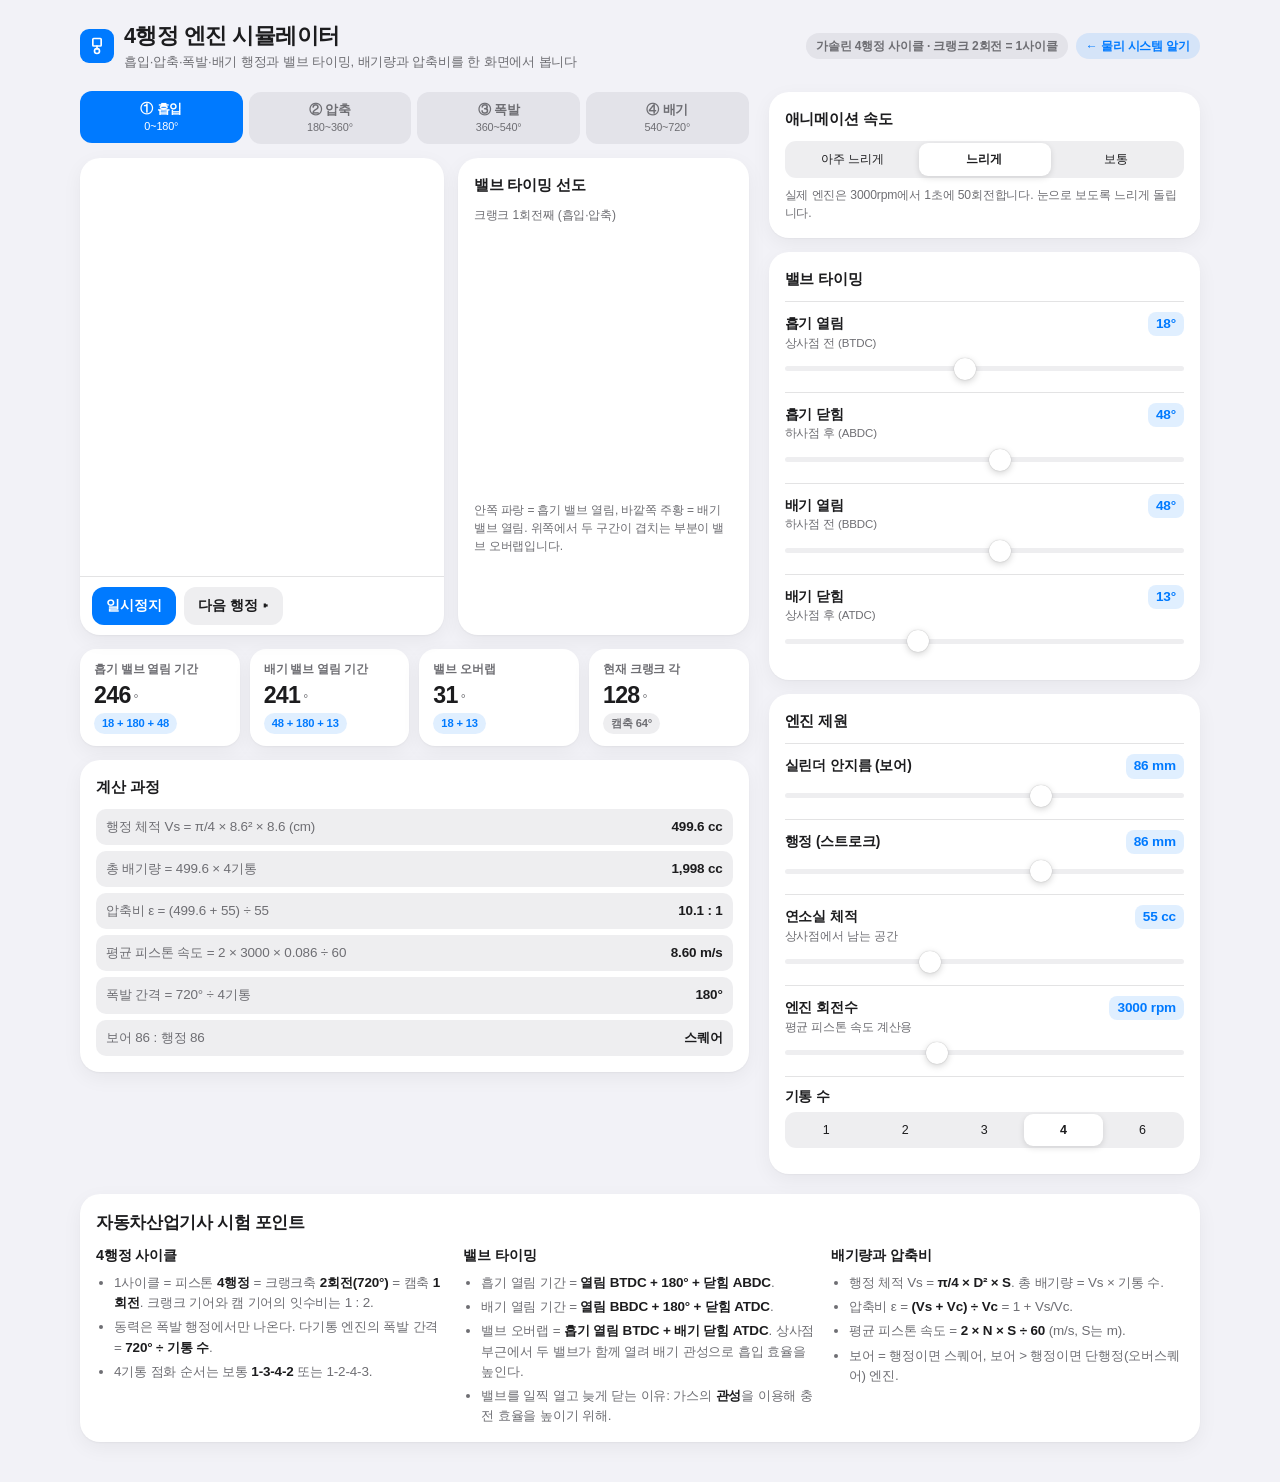
<file: public/engine.html>
<!DOCTYPE html>
<html lang="ko">
<head>
<meta charset="UTF-8">
<meta name="viewport" content="width=device-width, initial-scale=1.0, viewport-fit=cover">
<title>4행정 엔진 시뮬레이터</title>
<style>
  :root {
    --bg: #f2f2f7;
    --surface: #ffffff;
    --fill: rgba(118, 118, 128, 0.12);
    --fg: #1c1c1e;
    --fg-2: #6e6e73;
    --line: rgba(60, 60, 67, 0.14);
    --accent: #007aff;
    --accent-soft: rgba(0, 122, 255, 0.12);
    --good: #248a3d;
    --good-soft: rgba(52, 199, 89, 0.16);
    --warn: #c93400;
    --warn-soft: rgba(255, 149, 0, 0.18);
    --bad: #d70015;
    --bad-soft: rgba(255, 59, 48, 0.14);
    --steel: #9aa1ab;
    --steel-dark: #636366;
    --metal: #c9ced6;
    --tire: #2c2c2e;
    --hot: #ff9500;
    --fire: #ff3b30;
    --fluid: #af52de;
    --cool: #5ac8fa;
    --knob: #ffffff;
    --shadow: 0 1px 2px rgba(0, 0, 0, 0.04), 0 6px 20px rgba(0, 0, 0, 0.05);
    --ease-out: cubic-bezier(0.16, 1, 0.3, 1);
    --font: -apple-system, BlinkMacSystemFont, "SF Pro Text", "Apple SD Gothic Neo", "Noto Sans KR", "Malgun Gothic", "Helvetica Neue", sans-serif;
  }
  @media (prefers-color-scheme: dark) {
    :root:not([data-theme="light"]) {
      --bg: #000000; --surface: #1c1c1e; --fill: rgba(118, 118, 128, 0.24);
      --fg: #f5f5f7; --fg-2: #98989f; --line: rgba(84, 84, 88, 0.5);
      --accent: #0a84ff; --accent-soft: rgba(10, 132, 255, 0.2);
      --good: #30d158; --good-soft: rgba(48, 209, 88, 0.18);
      --warn: #ff9f0a; --warn-soft: rgba(255, 159, 10, 0.2);
      --bad: #ff453a; --bad-soft: rgba(255, 69, 58, 0.2);
      --steel: #8e8e93; --steel-dark: #aeaeb2; --metal: #48484a; --tire: #0b0b0c;
      --hot: #ff9f0a; --fire: #ff453a; --fluid: #bf5af2; --cool: #64d2ff; --knob: #f5f5f7;
      --shadow: 0 0 0 1px rgba(255, 255, 255, 0.04);
      color-scheme: dark;
    }
  }
  :root[data-theme="dark"] {
    --bg: #000000; --surface: #1c1c1e; --fill: rgba(118, 118, 128, 0.24);
    --fg: #f5f5f7; --fg-2: #98989f; --line: rgba(84, 84, 88, 0.5);
    --accent: #0a84ff; --accent-soft: rgba(10, 132, 255, 0.2);
    --good: #30d158; --good-soft: rgba(48, 209, 88, 0.18);
    --warn: #ff9f0a; --warn-soft: rgba(255, 159, 10, 0.2);
    --bad: #ff453a; --bad-soft: rgba(255, 69, 58, 0.2);
    --steel: #8e8e93; --steel-dark: #aeaeb2; --metal: #48484a; --tire: #0b0b0c;
    --hot: #ff9f0a; --fire: #ff453a; --fluid: #bf5af2; --cool: #64d2ff; --knob: #f5f5f7;
    --shadow: 0 0 0 1px rgba(255, 255, 255, 0.04);
    color-scheme: dark;
  }

  * { box-sizing: border-box; }
  body {
    margin: 0;
    padding-inline: 16px;
    padding-block: 20px 40px;
    background: var(--bg);
    color: var(--fg);
    font-family: var(--font);
    font-size: 15px;
    line-height: 1.5;
    letter-spacing: -0.01em;
    -webkit-font-smoothing: antialiased;
  }
  .wrap { max-width: 1120px; margin: 0 auto; display: grid; gap: 20px; }

  .top { display: flex; flex-wrap: wrap; align-items: center; justify-content: space-between; gap: 12px; }
  .brand { display: flex; align-items: center; gap: 10px; min-width: 0; }
  .brand-icon { width: 34px; height: 34px; border-radius: 9px; flex-shrink: 0; background: var(--accent); display: grid; place-items: center; }
  .brand-icon svg { width: 20px; height: 20px; stroke: #fff; fill: none; stroke-width: 2; stroke-linecap: round; stroke-linejoin: round; }
  h1 { margin: 0; font-size: 1.35rem; font-weight: 700; letter-spacing: -0.025em; text-wrap: balance; }
  .sub { margin: 0; font-size: 0.82rem; color: var(--fg-2); }
  .tag-row { display: flex; gap: 8px; flex-wrap: wrap; }
  .model-tag { font-size: 0.75rem; font-weight: 600; color: var(--fg-2); background: var(--fill); padding: 4px 10px; border-radius: 999px; }
  .home-link { color: var(--accent); background: var(--accent-soft); text-decoration: none; transition: transform 0.18s var(--ease-out); }
  .home-link:active { transform: scale(0.95); }
  .home-link:focus-visible { outline: 2px solid var(--accent); outline-offset: 2px; }

  .main { display: grid; gap: 20px; grid-template-columns: minmax(0, 1fr); }
  @media (min-width: 920px) {
    .main { grid-template-columns: minmax(0, 1.55fr) minmax(0, 1fr); align-items: start; }
    .side { position: sticky; top: calc(env(safe-area-inset-top, 0px) + 16px); }
  }
  .col { display: grid; gap: 14px; min-width: 0; }

  .panel { background: var(--surface); border-radius: 20px; box-shadow: var(--shadow); padding: 16px; min-width: 0; }
  .panel-head { display: flex; align-items: center; justify-content: space-between; gap: 10px; margin-bottom: 10px; flex-wrap: wrap; }
  .panel-title { font-size: 0.95rem; font-weight: 650; margin: 0; }
  .hint { font-size: 0.75rem; color: var(--fg-2); margin: 0; }

  .stage { position: relative; padding: 0; overflow: hidden; }
  .stage canvas { display: block; width: 100%; aspect-ratio: 16 / 9; }
  @media (max-width: 560px) { .stage canvas { aspect-ratio: 4 / 3.2; } }
  .stage-bar { display: flex; flex-wrap: wrap; gap: 8px; align-items: center; justify-content: space-between; padding: 10px 12px; border-top: 1px solid var(--line); }
  .btn-row { display: flex; gap: 8px; flex-wrap: wrap; align-items: center; }

  button { font: inherit; color: inherit; }
  .btn {
    border: none; cursor: pointer; border-radius: 12px; padding: 9px 14px;
    font-size: 0.85rem; font-weight: 600; background: var(--fill); color: var(--fg);
    display: inline-flex; align-items: center; gap: 6px;
    transition: transform 0.18s var(--ease-out), background-color 0.2s var(--ease-out), color 0.2s var(--ease-out);
    touch-action: manipulation; user-select: none; -webkit-user-select: none;
  }
  .btn:active, .btn.is-held { transform: scale(0.95); }
  .btn-primary { background: var(--accent); color: #fff; }
  .btn-hold.is-held { background: var(--hot); color: #fff; }
  .btn svg { width: 14px; height: 14px; fill: currentColor; }
  button:focus-visible, input:focus-visible { outline: 2px solid var(--accent); outline-offset: 2px; }

  .metrics { display: grid; gap: 10px; grid-template-columns: repeat(4, minmax(0, 1fr)); }
  @media (max-width: 700px) { .metrics { grid-template-columns: repeat(2, minmax(0, 1fr)); } }
  .tile { background: var(--surface); border-radius: 16px; padding: 12px 14px; box-shadow: var(--shadow); display: grid; gap: 4px; min-width: 0; align-content: start; }
  .tile-label { font-size: 0.72rem; font-weight: 600; color: var(--fg-2); }
  .tile-value { font-size: 1.45rem; font-weight: 700; letter-spacing: -0.03em; font-variant-numeric: tabular-nums; line-height: 1.15; overflow-wrap: anywhere; }
  .tile-unit { font-size: 0.78rem; font-weight: 500; color: var(--fg-2); margin-left: 3px; letter-spacing: 0; }
  .chip { justify-self: start; font-size: 0.7rem; font-weight: 650; padding: 2px 8px; border-radius: 999px; background: var(--fill); color: var(--fg-2); transition: background-color 0.25s var(--ease-out), color 0.25s var(--ease-out); }
  .chip.good { background: var(--good-soft); color: var(--good); }
  .chip.warn { background: var(--warn-soft); color: var(--warn); }
  .chip.bad { background: var(--bad-soft); color: var(--bad); }
  .chip.info { background: var(--accent-soft); color: var(--accent); }

  .calc { display: grid; gap: 6px; font-size: 0.84rem; font-variant-numeric: tabular-nums; }
  .calc-row { display: grid; grid-template-columns: minmax(0, 1fr) auto; gap: 10px; padding: 8px 10px; border-radius: 10px; background: var(--fill); align-items: baseline; }
  .calc-row span:first-child { color: var(--fg-2); overflow-wrap: anywhere; }
  .calc-row b { font-weight: 700; white-space: nowrap; }

  .seg { position: relative; display: grid; grid-auto-flow: column; grid-auto-columns: minmax(0, 1fr); background: var(--fill); border-radius: 11px; padding: 2px; }
  .seg-thumb { position: absolute; top: 2px; bottom: 2px; left: 0; width: 0; background: var(--knob); border-radius: 9px; box-shadow: 0 2px 6px rgba(0, 0, 0, 0.12); transition: transform 0.32s var(--ease-out), width 0.32s var(--ease-out), opacity 0.2s; }
  .seg button { position: relative; z-index: 1; border: none; background: transparent; cursor: pointer; padding: 7px 2px; font-size: 0.78rem; font-weight: 500; border-radius: 9px; color: var(--fg); white-space: nowrap; overflow: hidden; text-overflow: ellipsis; }
  .seg button[aria-pressed="true"] { font-weight: 650; color: #1c1c1e; }
  .seg-caption { margin-top: 8px; font-size: 0.76rem; color: var(--fg-2); min-height: 1.2em; }

  .field { display: grid; gap: 4px; padding-block: 10px; border-top: 1px solid var(--line); }
  .field:first-of-type { border-top: none; }
  .field-head { display: flex; justify-content: space-between; align-items: baseline; gap: 8px; }
  .field label { font-size: 0.86rem; font-weight: 600; }
  .field small { display: block; font-size: 0.72rem; color: var(--fg-2); font-weight: 500; }
  .badge { font-size: 0.85rem; font-weight: 650; color: var(--accent); background: var(--accent-soft); padding: 2px 8px; border-radius: 8px; font-variant-numeric: tabular-nums; white-space: nowrap; }

  input[type=range] { -webkit-appearance: none; appearance: none; width: 100%; height: 26px; background: transparent; cursor: pointer; margin: 0; }
  input[type=range]::-webkit-slider-runnable-track { height: 5px; background: var(--fill); border-radius: 3px; }
  input[type=range]::-webkit-slider-thumb { -webkit-appearance: none; width: 22px; height: 22px; margin-top: -8.5px; border-radius: 50%; background: var(--knob); box-shadow: 0 2px 7px rgba(0, 0, 0, 0.18), 0 0 1px rgba(0, 0, 0, 0.3); transition: transform 0.15s var(--ease-out); }
  input[type=range]:active::-webkit-slider-thumb { transform: scale(1.18); }
  input[type=range]::-moz-range-track { height: 5px; background: var(--fill); border-radius: 3px; }
  input[type=range]::-moz-range-thumb { width: 22px; height: 22px; border: none; border-radius: 50%; background: var(--knob); box-shadow: 0 2px 7px rgba(0, 0, 0, 0.18), 0 0 1px rgba(0, 0, 0, 0.3); }

  .switch-row { display: flex; align-items: center; justify-content: space-between; gap: 12px; padding-top: 12px; border-top: 1px solid var(--line); }
  .switch-row label { font-size: 0.86rem; font-weight: 600; cursor: pointer; }
  .switch-row label small { display: block; font-size: 0.72rem; color: var(--fg-2); font-weight: 500; }
  .switch { position: relative; width: 51px; height: 31px; flex-shrink: 0; }
  .switch input { position: absolute; inset: 0; opacity: 0; margin: 0; cursor: pointer; z-index: 1; }
  .switch span { position: absolute; inset: 0; border-radius: 999px; background: var(--fill); transition: background-color 0.25s var(--ease-out); }
  .switch span::after { content: ""; position: absolute; top: 2px; left: 2px; width: 27px; height: 27px; border-radius: 50%; background: #fff; box-shadow: 0 3px 8px rgba(0, 0, 0, 0.15); transition: transform 0.3s var(--ease-out); }
  .switch input:checked + span { background: var(--good); }
  .switch input.danger:checked + span { background: var(--bad); }
  .switch input:checked + span::after { transform: translateX(20px); }
  .switch input:focus-visible + span { outline: 2px solid var(--accent); outline-offset: 2px; }

  .notes { display: grid; gap: 14px; grid-template-columns: minmax(0, 1fr); }
  @media (min-width: 760px) { .notes { grid-template-columns: repeat(3, minmax(0, 1fr)); } }
  .note { min-width: 0; }
  .note h3 { font-size: 0.9rem; margin: 0 0 6px; }
  .note p, .note li { font-size: 0.84rem; color: var(--fg-2); margin: 0; }
  .note ul { margin: 0; padding-left: 18px; display: grid; gap: 4px; }
  .note b { color: var(--fg); font-weight: 650; }
  .note table { width: 100%; border-collapse: collapse; font-size: 0.8rem; }
  .note th, .note td { text-align: left; padding: 5px 4px; border-bottom: 1px solid var(--line); vertical-align: top; }
  .note th { color: var(--fg-2); font-weight: 600; }
  .note td { color: var(--fg); }
  h2.section { font-size: 1.05rem; margin: 0; letter-spacing: -0.02em; }

  @media (prefers-reduced-motion: reduce) {
    *, *::before, *::after { transition-duration: 0.01ms !important; }
  }

  .engine-grid { display: grid; gap: 14px; grid-template-columns: minmax(0, 1fr); }
  @media (min-width: 640px) { .engine-grid { grid-template-columns: minmax(0, 1.25fr) minmax(0, 1fr); } }
  .stage canvas#cyl { aspect-ratio: 4 / 4.6; }
  #timing { display: block; width: 100%; aspect-ratio: 1 / 1; }
  .strokes { display: grid; grid-template-columns: repeat(4, minmax(0, 1fr)); gap: 6px; }
  .stroke-pill {
    text-align: center; padding: 8px 4px; border-radius: 12px; background: var(--fill);
    font-size: 0.8rem; font-weight: 600; color: var(--fg-2);
    transition: background-color 0.25s var(--ease-out), color 0.25s var(--ease-out), transform 0.25s var(--ease-out);
  }
  .stroke-pill small { display: block; font-size: 0.68rem; font-weight: 500; }
  .stroke-pill.on { background: var(--accent); color: #fff; transform: translateY(-1px); }
  .stroke-pill.on.power { background: var(--fire); }
</style>
</head>
<body>
<div class="wrap">
  <header class="top">
    <div class="brand">
      <div class="brand-icon" aria-hidden="true">
        <svg viewBox="0 0 24 24"><rect x="7" y="3" width="10" height="9" rx="1"/><path d="M12 12v4"/><circle cx="12" cy="18" r="3"/></svg>
      </div>
      <div>
        <h1>4행정 엔진 시뮬레이터</h1>
        <p class="sub">흡입·압축·폭발·배기 행정과 밸브 타이밍, 배기량과 압축비를 한 화면에서 봅니다</p>
      </div>
    </div>
    <div class="tag-row">
      <span class="model-tag">가솔린 4행정 사이클 · 크랭크 2회전 = 1사이클</span>
      <a class="model-tag home-link" href="lab.html">← 물리 시스템 알기</a>
    </div>
  </header>

  <div class="main">
    <div class="col">
      <div class="strokes" aria-live="polite">
        <div class="stroke-pill" data-s="0">① 흡입<small>0~180°</small></div>
        <div class="stroke-pill" data-s="1">② 압축<small>180~360°</small></div>
        <div class="stroke-pill power" data-s="2">③ 폭발<small>360~540°</small></div>
        <div class="stroke-pill" data-s="3">④ 배기<small>540~720°</small></div>
      </div>

      <div class="engine-grid">
        <section class="panel stage" aria-label="실린더 단면 애니메이션">
          <canvas id="cyl" role="img" aria-label="피스톤, 커넥팅 로드, 크랭크축, 흡기·배기 밸브가 움직이는 실린더 단면"></canvas>
          <div class="stage-bar">
            <div class="btn-row">
              <button class="btn btn-primary" id="btnPlay" aria-pressed="false">일시정지</button>
              <button class="btn" id="btnStep">다음 행정 ▸</button>
            </div>
          </div>
        </section>
        <section class="panel">
          <div class="panel-head">
            <h2 class="panel-title">밸브 타이밍 선도</h2>
            <span class="hint" id="revLabel">크랭크 1회전째</span>
          </div>
          <canvas id="timing" role="img" aria-label="상사점과 하사점을 기준으로 흡기와 배기 밸브가 열려 있는 크랭크 각도 구간을 그린 원형 선도"></canvas>
          <p class="hint" style="margin-top:8px;">안쪽 파랑 = 흡기 밸브 열림, 바깥쪽 주황 = 배기 밸브 열림. 위쪽에서 두 구간이 겹치는 부분이 밸브 오버랩입니다.</p>
        </section>
      </div>

      <div class="metrics">
        <div class="tile">
          <span class="tile-label">흡기 밸브 열림 기간</span>
          <span class="tile-value"><span id="mIn">246</span><span class="tile-unit">°</span></span>
          <span class="chip info" id="cIn">18 + 180 + 48</span>
        </div>
        <div class="tile">
          <span class="tile-label">배기 밸브 열림 기간</span>
          <span class="tile-value"><span id="mEx">241</span><span class="tile-unit">°</span></span>
          <span class="chip info" id="cEx">48 + 180 + 13</span>
        </div>
        <div class="tile">
          <span class="tile-label">밸브 오버랩</span>
          <span class="tile-value"><span id="mOv">31</span><span class="tile-unit">°</span></span>
          <span class="chip" id="cOv">18 + 13</span>
        </div>
        <div class="tile">
          <span class="tile-label">현재 크랭크 각</span>
          <span class="tile-value"><span id="mTheta">0</span><span class="tile-unit">°</span></span>
          <span class="chip" id="cTheta">캠축 0°</span>
        </div>
      </div>

      <section class="panel">
        <div class="panel-head"><h2 class="panel-title">계산 과정</h2></div>
        <div class="calc" id="calc"></div>
      </section>
    </div>

    <aside class="col side">
      <section class="panel">
        <div class="panel-head"><h2 class="panel-title">애니메이션 속도</h2></div>
        <div class="seg" id="segSpeed" role="group" aria-label="애니메이션 속도">
          <span class="seg-thumb" aria-hidden="true"></span>
          <button data-v="0.12" aria-pressed="false">아주 느리게</button>
          <button data-v="0.35" aria-pressed="true">느리게</button>
          <button data-v="1" aria-pressed="false">보통</button>
        </div>
        <div class="seg-caption">실제 엔진은 3000rpm에서 1초에 50회전합니다. 눈으로 보도록 느리게 돌립니다.</div>
      </section>

      <section class="panel">
        <div class="panel-head"><h2 class="panel-title">밸브 타이밍</h2></div>
        <div class="field">
          <div class="field-head"><label for="inIO">흡기 열림<small>상사점 전 (BTDC)</small></label><span class="badge"><span id="vIO">18</span>°</span></div>
          <input type="range" id="inIO" min="0" max="40" step="1" value="18">
        </div>
        <div class="field">
          <div class="field-head"><label for="inIC">흡기 닫힘<small>하사점 후 (ABDC)</small></label><span class="badge"><span id="vIC">48</span>°</span></div>
          <input type="range" id="inIC" min="10" max="80" step="1" value="48">
        </div>
        <div class="field">
          <div class="field-head"><label for="inEO">배기 열림<small>하사점 전 (BBDC)</small></label><span class="badge"><span id="vEO">48</span>°</span></div>
          <input type="range" id="inEO" min="10" max="80" step="1" value="48">
        </div>
        <div class="field">
          <div class="field-head"><label for="inEC">배기 닫힘<small>상사점 후 (ATDC)</small></label><span class="badge"><span id="vEC">13</span>°</span></div>
          <input type="range" id="inEC" min="0" max="40" step="1" value="13">
        </div>
      </section>

      <section class="panel">
        <div class="panel-head"><h2 class="panel-title">엔진 제원</h2></div>
        <div class="field">
          <div class="field-head"><label for="inBore">실린더 안지름 (보어)</label><span class="badge"><span id="vBore">86</span> mm</span></div>
          <input type="range" id="inBore" min="60" max="100" step="1" value="86">
        </div>
        <div class="field">
          <div class="field-head"><label for="inStroke">행정 (스트로크)</label><span class="badge"><span id="vStroke">86</span> mm</span></div>
          <input type="range" id="inStroke" min="60" max="100" step="1" value="86">
        </div>
        <div class="field">
          <div class="field-head"><label for="inVc">연소실 체적<small>상사점에서 남는 공간</small></label><span class="badge"><span id="vVc">55</span> cc</span></div>
          <input type="range" id="inVc" min="30" max="100" step="1" value="55">
        </div>
        <div class="field">
          <div class="field-head"><label for="inRpm">엔진 회전수<small>평균 피스톤 속도 계산용</small></label><span class="badge"><span id="vRpm">3000</span> rpm</span></div>
          <input type="range" id="inRpm" min="600" max="7000" step="100" value="3000">
        </div>
        <div class="field">
          <div class="field-head"><label>기통 수</label></div>
          <div class="seg" id="segCyl" role="group" aria-label="기통 수">
            <span class="seg-thumb" aria-hidden="true"></span>
            <button data-v="1" aria-pressed="false">1</button>
            <button data-v="2" aria-pressed="false">2</button>
            <button data-v="3" aria-pressed="false">3</button>
            <button data-v="4" aria-pressed="true">4</button>
            <button data-v="6" aria-pressed="false">6</button>
          </div>
        </div>
      </section>
    </aside>
  </div>

  <section class="panel">
    <div class="panel-head"><h2 class="section">자동차산업기사 시험 포인트</h2></div>
    <div class="notes">
      <div class="note">
        <h3>4행정 사이클</h3>
        <ul>
          <li>1사이클 = 피스톤 <b>4행정</b> = 크랭크축 <b>2회전(720°)</b> = 캠축 <b>1회전</b>. 크랭크 기어와 캠 기어의 잇수비는 1 : 2.</li>
          <li>동력은 폭발 행정에서만 나온다. 다기통 엔진의 폭발 간격 = <b>720° ÷ 기통 수</b>.</li>
          <li>4기통 점화 순서는 보통 <b>1-3-4-2</b> 또는 1-2-4-3.</li>
        </ul>
      </div>
      <div class="note">
        <h3>밸브 타이밍</h3>
        <ul>
          <li>흡기 열림 기간 = <b>열림 BTDC + 180° + 닫힘 ABDC</b>.</li>
          <li>배기 열림 기간 = <b>열림 BBDC + 180° + 닫힘 ATDC</b>.</li>
          <li>밸브 오버랩 = <b>흡기 열림 BTDC + 배기 닫힘 ATDC</b>. 상사점 부근에서 두 밸브가 함께 열려 배기 관성으로 흡입 효율을 높인다.</li>
          <li>밸브를 일찍 열고 늦게 닫는 이유: 가스의 <b>관성</b>을 이용해 충전 효율을 높이기 위해.</li>
        </ul>
      </div>
      <div class="note">
        <h3>배기량과 압축비</h3>
        <ul>
          <li>행정 체적 Vs = <b>π/4 × D² × S</b>. 총 배기량 = Vs × 기통 수.</li>
          <li>압축비 ε = <b>(Vs + Vc) ÷ Vc</b> = 1 + Vs/Vc.</li>
          <li>평균 피스톤 속도 = <b>2 × N × S ÷ 60</b> (m/s, S는 m).</li>
          <li>보어 = 행정이면 스퀘어, 보어 &gt; 행정이면 단행정(오버스퀘어) 엔진.</li>
        </ul>
      </div>
    </div>
  </section>
</div>

<script>
(() => {
  // ---------- 공통: 테마 토큰, 캔버스, 세그먼트, 길게 누르기 ----------
  const $ = id => document.getElementById(id);
  const C = {};
  const TOKEN_NAMES = ['bg', 'surface', 'fill', 'fg', 'fg-2', 'line', 'accent', 'good', 'warn', 'bad', 'steel', 'steel-dark', 'metal', 'tire', 'hot', 'fire', 'fluid', 'cool', 'knob'];
  function readTokens() {
    const cs = getComputedStyle(document.documentElement);
    TOKEN_NAMES.forEach(t => { C[t] = cs.getPropertyValue('--' + t).trim(); });
    C.font = getComputedStyle(document.body).fontFamily;
  }
  readTokens();
  if (window.matchMedia) window.matchMedia('(prefers-color-scheme: dark)').addEventListener('change', readTokens);
  new MutationObserver(readTokens).observe(document.documentElement, { attributes: true, attributeFilter: ['data-theme', 'class', 'style'] });
  const REDUCE = !!(window.matchMedia && window.matchMedia('(prefers-reduced-motion: reduce)').matches);

  function fitCanvas(cv) {
    const ctx = cv.getContext('2d');
    const fit = () => {
      const dpr = Math.min(window.devicePixelRatio || 1, 2);
      const r = cv.getBoundingClientRect();
      cv.width = Math.round(r.width * dpr);
      cv.height = Math.round(r.height * dpr);
      ctx.setTransform(dpr, 0, 0, dpr, 0, 0);
      cv._w = r.width; cv._h = r.height;
    };
    new ResizeObserver(fit).observe(cv);
    fit();
    return ctx;
  }

  function setChip(el, text, tone) {
    el.textContent = text;
    el.className = 'chip' + (tone ? ' ' + tone : '');
  }

  // 선택 표시가 미끄러져 이동하는 세그먼트 컨트롤
  function initSeg(root, onPick) {
    const thumb = root.querySelector('.seg-thumb');
    const btns = [...root.querySelectorAll('button')];
    function place(animate) {
      const on = btns.find(b => b.getAttribute('aria-pressed') === 'true');
      if (!animate) thumb.style.transition = 'none';
      if (on) {
        thumb.style.opacity = 1;
        thumb.style.width = on.offsetWidth + 'px';
        thumb.style.transform = `translateX(${on.offsetLeft}px)`;
      } else {
        thumb.style.opacity = 0;
      }
      if (!animate) { void thumb.offsetWidth; thumb.style.transition = ''; }
    }
    function select(v) {
      btns.forEach(b => b.setAttribute('aria-pressed', String(b.dataset.v === v)));
      place(true);
    }
    btns.forEach(b => b.addEventListener('click', () => { select(b.dataset.v); onPick(b.dataset.v); }));
    new ResizeObserver(() => place(false)).observe(root);
    return { select, clear: () => select(null) };
  }

  // 누르고 있는 동안 on, 떼면 off (마우스·터치·키보드)
  function holdButton(btn, onChange) {
    const on = e => { if (e) e.preventDefault(); btn.classList.add('is-held'); onChange(true); };
    const off = () => { if (!btn.classList.contains('is-held')) return; btn.classList.remove('is-held'); onChange(false); };
    btn.addEventListener('pointerdown', e => { btn.setPointerCapture(e.pointerId); on(e); });
    btn.addEventListener('pointerup', off);
    btn.addEventListener('pointercancel', off);
    btn.addEventListener('lostpointercapture', off);
    btn.addEventListener('keydown', e => { if ((e.key === ' ' || e.key === 'Enter') && !e.repeat) on(e); });
    btn.addEventListener('keyup', e => { if (e.key === ' ' || e.key === 'Enter') off(); });
    btn.addEventListener('contextmenu', e => e.preventDefault());
  }

  function roundRect(ctx, x, y, w, h, r) {
    r = Math.min(r, Math.abs(w) / 2, Math.abs(h) / 2);
    ctx.beginPath();
    ctx.moveTo(x + r, y);
    ctx.arcTo(x + w, y, x + w, y + h, r);
    ctx.arcTo(x + w, y + h, x, y + h, r);
    ctx.arcTo(x, y + h, x, y, r);
    ctx.arcTo(x, y, x + w, y, r);
    ctx.closePath();
  }
  const clamp = (v, a, b) => Math.min(Math.max(v, a), b);
  const lerp = (a, b, t) => a + (b - a) * t;
  const DEG = Math.PI / 180;


  const P = { IO: 18, IC: 48, EO: 48, EC: 13, bore: 86, stroke: 86, vc: 55, rpm: 3000, cyl: 4, speed: 0.35 };
  const STROKES = ['흡입', '압축', '폭발', '배기'];
  let theta = 0;              // 0~720, 0 = 흡입 행정 시작 상사점
  let running = true;
  let stepTarget = null;      // '다음 행정' 이동 목표 각도

  function geom() {
    const Vs = Math.PI / 4 * Math.pow(P.bore / 10, 2) * (P.stroke / 10);
    const cr = (Vs + P.vc) / P.vc;
    const vp = 2 * P.rpm * (P.stroke / 1000) / 60;
    return { Vs, total: Vs * P.cyl, cr, vp, firing: 720 / P.cyl };
  }

  // 밸브 리프트 0~1 (열림 구간 안에서 사인 곡선)
  function lift(th, start, dur) {
    const rel = ((th - start) % 720 + 720) % 720;
    return rel < dur ? Math.sin(Math.PI * rel / dur) : 0;
  }
  const intakeLift = th => lift(th, 720 - P.IO, P.IO + 180 + P.IC);
  const exhaustLift = th => lift(th, 540 - P.EO, P.EO + 180 + P.EC);

  // ---------- 텍스트 ----------
  function updateText() {
    ['IO', 'IC', 'EO', 'EC'].forEach(k => { $('v' + k).textContent = P[k]; });
    $('vBore').textContent = P.bore; $('vStroke').textContent = P.stroke;
    $('vVc').textContent = P.vc; $('vRpm').textContent = P.rpm;
    const inDur = P.IO + 180 + P.IC, exDur = P.EO + 180 + P.EC, ov = P.IO + P.EC;
    $('mIn').textContent = inDur; $('cIn').textContent = `${P.IO} + 180 + ${P.IC}`;
    $('mEx').textContent = exDur; $('cEx').textContent = `${P.EO} + 180 + ${P.EC}`;
    $('mOv').textContent = ov;
    setChip($('cOv'), `${P.IO} + ${P.EC}` + (ov === 0 ? ' · 오버랩 없음' : ''), ov > 60 ? 'warn' : 'info');
    const g = geom();
    const type = P.bore > P.stroke ? '단행정(오버스퀘어)' : P.bore < P.stroke ? '장행정(언더스퀘어)' : '스퀘어';
    $('calc').innerHTML = `
      <div class="calc-row"><span>행정 체적 Vs = π/4 × ${(P.bore / 10).toFixed(1)}² × ${(P.stroke / 10).toFixed(1)} (cm)</span><b>${g.Vs.toFixed(1)} cc</b></div>
      <div class="calc-row"><span>총 배기량 = ${g.Vs.toFixed(1)} × ${P.cyl}기통</span><b>${Math.round(g.total).toLocaleString('ko-KR')} cc</b></div>
      <div class="calc-row"><span>압축비 ε = (${g.Vs.toFixed(1)} + ${P.vc}) ÷ ${P.vc}</span><b>${g.cr.toFixed(1)} : 1</b></div>
      <div class="calc-row"><span>평균 피스톤 속도 = 2 × ${P.rpm} × ${(P.stroke / 1000).toFixed(3)} ÷ 60</span><b>${g.vp.toFixed(2)} m/s</b></div>
      <div class="calc-row"><span>폭발 간격 = 720° ÷ ${P.cyl}기통</span><b>${+g.firing.toFixed(1)}°</b></div>
      <div class="calc-row"><span>보어 ${P.bore} : 행정 ${P.stroke}</span><b>${type}</b></div>`;
  }

  const bind = (id, key) => $(id).addEventListener('input', e => { P[key] = parseInt(e.target.value, 10); updateText(); });
  bind('inIO', 'IO'); bind('inIC', 'IC'); bind('inEO', 'EO'); bind('inEC', 'EC');
  bind('inBore', 'bore'); bind('inStroke', 'stroke'); bind('inVc', 'vc'); bind('inRpm', 'rpm');
  initSeg($('segSpeed'), v => { P.speed = parseFloat(v); });
  initSeg($('segCyl'), v => { P.cyl = parseInt(v, 10); updateText(); });

  const btnPlay = $('btnPlay');
  btnPlay.addEventListener('click', () => {
    running = !running;
    stepTarget = null;
    btnPlay.textContent = running ? '일시정지' : '재생';
    btnPlay.setAttribute('aria-pressed', String(!running));
  });
  // 다음 행정 경계(180° 단위)까지 감속하며 이동 후 정지
  $('btnStep').addEventListener('click', () => {
    running = false;
    btnPlay.textContent = '재생'; btnPlay.setAttribute('aria-pressed', 'true');
    const base = stepTarget !== null ? stepTarget : theta;
    stepTarget = (Math.floor(base / 180 + 1e-6) + 1) * 180;
  });

  // ---------- 실린더 그리기 ----------
  const cyl = $('cyl'), cctx = fitCanvas(cyl);
  const tim = $('timing'), tctx = fitCanvas(tim);

  function gasStyle(th) {
    const s = Math.floor((th % 720) / 180), k = (th % 180) / 180;
    if (s === 0) return { color: C.cool, alpha: 0.18 + 0.12 * k };
    if (s === 1) return { color: C.cool, alpha: 0.3 + 0.35 * k };
    if (s === 2) return { color: k < 0.5 ? C.fire : C.hot, alpha: 0.75 - 0.45 * k };
    return { color: C.steel, alpha: 0.4 - 0.25 * k };
  }

  function drawCylinder() {
    const W = cyl._w, H = cyl._h, ctx = cctx;
    if (!W) return;
    ctx.clearRect(0, 0, W, H);
    ctx.fillStyle = C.surface; ctx.fillRect(0, 0, W, H);
    const g = geom();
    const S = Math.min(H / 4.5, W / 2.6);             // 행정 길이(px)
    const boreW = S * (P.bore / P.stroke) * 1.0;
    const cx = W / 2;
    const r = S / 2, l = S * 1.65;
    const chamberH = Math.max(S / (g.cr - 1), 4);       // 압축비에 맞춘 연소실 높이
    const headY = H * 0.17;
    const topTDC = headY + chamberH;                    // 상사점에서 피스톤 윗면
    const pistonH = S * 0.55;
    const th = theta * DEG;
    const x = r * Math.cos(th) + Math.sqrt(l * l - Math.pow(r * Math.sin(th), 2));
    const dispFromTDC = (r + l) - x;
    const pistonTop = topTDC + dispFromTDC;
    const pinY = pistonTop + pistonH * 0.5;
    const crankY = topTDC + pistonH * 0.5 + r + l;
    const crankX = cx + r * Math.sin(th), crankPinY = crankY - r * Math.cos(th);

    // 실린더 벽
    const wall = Math.max(6, S * 0.08);
    const cylBottom = topTDC + S + pistonH * 0.9;
    ctx.fillStyle = C.metal;
    ctx.fillRect(cx - boreW / 2 - wall, headY - S * 0.35, wall, cylBottom - headY + S * 0.35);
    ctx.fillRect(cx + boreW / 2, headY - S * 0.35, wall, cylBottom - headY + S * 0.35);
    // 헤드
    ctx.fillRect(cx - boreW / 2 - wall, headY - S * 0.35, boreW + wall * 2, S * 0.35);

    // 가스
    const gs = gasStyle(theta);
    ctx.globalAlpha = gs.alpha; ctx.fillStyle = gs.color;
    ctx.fillRect(cx - boreW / 2, headY, boreW, pistonTop - headY);
    ctx.globalAlpha = 1;

    // 상사점 / 하사점 표시
    ctx.strokeStyle = C['fg-2']; ctx.lineWidth = 1; ctx.setLineDash([3, 3]);
    [[topTDC, '상사점'], [topTDC + S, '하사점']].forEach(([y, t]) => {
      ctx.beginPath(); ctx.moveTo(cx + boreW / 2 + wall + 4, y); ctx.lineTo(cx + boreW / 2 + wall + 18, y); ctx.stroke();
      ctx.fillStyle = C['fg-2']; ctx.font = `600 11px ${C.font}`; ctx.textAlign = 'left'; ctx.textBaseline = 'middle';
      ctx.fillText(t, cx + boreW / 2 + wall + 22, y);
    });
    ctx.setLineDash([]);

    // 밸브 (흡기 왼쪽, 배기 오른쪽)
    const maxLift = chamberH * 0.85;
    const vw = boreW * 0.3;
    [[cx - boreW * 0.25, intakeLift(theta), C.cool, '흡기'], [cx + boreW * 0.25, exhaustLift(theta), C.hot, '배기']].forEach(([vx, lv, col, label]) => {
      const vy = headY + lv * maxLift;
      // 포트 (열려 있으면 색 표시)
      ctx.globalAlpha = lv > 0.01 ? 0.25 + 0.5 * lv : 0.12;
      ctx.fillStyle = col;
      ctx.fillRect(vx - vw / 2, headY - S * 0.35, vw, S * 0.35);
      ctx.globalAlpha = 1;
      ctx.strokeStyle = C['steel-dark']; ctx.lineWidth = Math.max(2, S * 0.03);
      ctx.beginPath(); ctx.moveTo(vx, headY - S * 0.45); ctx.lineTo(vx, vy); ctx.stroke();
      ctx.fillStyle = C['steel-dark'];
      ctx.beginPath(); ctx.moveTo(vx - vw / 2, vy + 3); ctx.lineTo(vx + vw / 2, vy + 3); ctx.lineTo(vx + vw * 0.15, vy - 3); ctx.lineTo(vx - vw * 0.15, vy - 3); ctx.closePath(); ctx.fill();
      ctx.fillStyle = lv > 0.01 ? col : C['fg-2'];
      ctx.font = `650 11px ${C.font}`; ctx.textAlign = 'center'; ctx.textBaseline = 'bottom';
      ctx.fillText(label + (lv > 0.01 ? ' 열림' : ''), vx, headY - S * 0.47);
    });

    // 점화 플러그 + 불꽃 (압축 상사점 직전 ~ 직후)
    ctx.fillStyle = C.fg;
    ctx.fillRect(cx - 2, headY - S * 0.3, 4, S * 0.3 + 2);
    const tm = theta % 720;
    if (tm > 350 && tm < 385) {
      const k = 1 - Math.abs(tm - 362) / 25;
      ctx.globalAlpha = clamp(k, 0, 1);
      ctx.fillStyle = C.fire;
      ctx.beginPath(); ctx.arc(cx, headY + 4, 4 + 10 * clamp(k, 0, 1), 0, Math.PI * 2); ctx.fill();
      ctx.globalAlpha = 1;
    }

    // 피스톤
    ctx.fillStyle = C['steel-dark'];
    roundRect(ctx, cx - boreW / 2 + 1, pistonTop, boreW - 2, pistonH, 4); ctx.fill();
    ctx.fillStyle = C.metal;
    for (let i = 0; i < 3; i++) ctx.fillRect(cx - boreW / 2 + 1, pistonTop + 5 + i * 5, boreW - 2, 1.5);
    // 커넥팅 로드
    ctx.strokeStyle = C.steel; ctx.lineWidth = Math.max(5, S * 0.09); ctx.lineCap = 'round';
    ctx.beginPath(); ctx.moveTo(cx, pinY); ctx.lineTo(crankX, crankPinY); ctx.stroke();
    ctx.fillStyle = C.surface;
    ctx.beginPath(); ctx.arc(cx, pinY, Math.max(3, S * 0.05), 0, Math.PI * 2); ctx.fill();
    // 크랭크
    ctx.fillStyle = C.metal;
    ctx.beginPath(); ctx.arc(cx, crankY, r * 1.35, 0, Math.PI * 2); ctx.fill();
    ctx.strokeStyle = C['steel-dark']; ctx.lineWidth = Math.max(6, S * 0.1);
    ctx.beginPath(); ctx.moveTo(cx, crankY); ctx.lineTo(crankX, crankPinY); ctx.stroke();
    ctx.fillStyle = C.fg;
    ctx.beginPath(); ctx.arc(cx, crankY, Math.max(3, S * 0.05), 0, Math.PI * 2); ctx.fill();
    ctx.fillStyle = C.accent;
    ctx.beginPath(); ctx.arc(crankX, crankPinY, Math.max(3, S * 0.05), 0, Math.PI * 2); ctx.fill();

  }

  // ---------- 밸브 타이밍 선도 ----------
  function drawTiming() {
    const W = tim._w, H = tim._h, ctx = tctx;
    if (!W) return;
    ctx.clearRect(0, 0, W, H);
    const cx = W / 2, cy = H / 2, R = Math.min(W, H) * 0.36;
    const toRad = phi => (phi - 90) * DEG;  // 0° = 위(상사점), 시계 방향
    const pt = (phi, rr) => [cx + rr * Math.cos(toRad(phi)), cy + rr * Math.sin(toRad(phi))];

    ctx.strokeStyle = C.line; ctx.lineWidth = 1;
    ctx.beginPath(); ctx.arc(cx, cy, R, 0, Math.PI * 2); ctx.stroke();
    ctx.setLineDash([3, 4]);
    ctx.beginPath(); ctx.moveTo(cx, cy - R * 1.2); ctx.lineTo(cx, cy + R * 1.2); ctx.stroke();
    ctx.setLineDash([]);

    const arc = (from, to, rr, color, w) => {
      ctx.strokeStyle = color; ctx.lineWidth = w; ctx.lineCap = 'round';
      ctx.beginPath(); ctx.arc(cx, cy, rr, toRad(from), toRad(to)); ctx.stroke();
    };
    const wArc = Math.max(6, R * 0.09);
    arc(-P.IO, 180 + P.IC, R * 0.8, C.accent, wArc);
    arc(180 - P.EO, 360 + P.EC, R, C.hot, wArc);
    // 오버랩 강조
    ctx.globalAlpha = 0.18; ctx.fillStyle = C.fire;
    ctx.beginPath(); ctx.moveTo(cx, cy); ctx.arc(cx, cy, R * 1.08, toRad(-P.IO), toRad(P.EC)); ctx.closePath(); ctx.fill();
    ctx.globalAlpha = 1;

    const fs = Math.max(10, R * 0.12);
    ctx.font = `650 ${fs}px ${C.font}`; ctx.textAlign = 'center'; ctx.textBaseline = 'middle';
    ctx.fillStyle = C.fg;
    ctx.fillText('상사점 (TDC)', cx, cy - R * 1.28);
    ctx.fillText('하사점 (BDC)', cx, cy + R * 1.28);
    ctx.font = `600 ${fs * 0.85}px ${C.font}`;
    const label = (phi, rr, text, color) => { const [x, y] = pt(phi, rr); ctx.fillStyle = color; ctx.fillText(text, x, y); };
    label(-P.IO - 14, R * 0.6, `IO ${P.IO}°`, C.accent);
    label(180 + P.IC + 8, R * 0.58, `IC ${P.IC}°`, C.accent);
    label(180 - P.EO - 6, R * 1.17, `EO ${P.EO}°`, C.hot);
    label(P.EC + 14, R * 1.17, `EC ${P.EC}°`, C.hot);
    label(0, R * 0.35, `오버랩 ${P.IO + P.EC}°`, C.fire);

    // 현재 크랭크 위치 바늘
    const phi = theta % 360;
    const [nx, ny] = pt(phi, R * 1.05);
    ctx.strokeStyle = C.fg; ctx.lineWidth = 2;
    ctx.beginPath(); ctx.moveTo(cx, cy); ctx.lineTo(nx, ny); ctx.stroke();
    ctx.fillStyle = C.fg;
    ctx.beginPath(); ctx.arc(cx, cy, 4, 0, Math.PI * 2); ctx.fill();
    ctx.beginPath(); ctx.arc(nx, ny, 4, 0, Math.PI * 2); ctx.fill();
  }

  // ---------- 상태 표시 ----------
  const pills = [...document.querySelectorAll('.stroke-pill')];
  let lastStroke = -1, uiTimer = 0;
  function updateLive(dt) {
    const tm = theta % 720;
    const s = Math.floor(tm / 180);
    if (s !== lastStroke) {
      pills.forEach((p, i) => p.classList.toggle('on', i === s));
      lastStroke = s;
    }
    uiTimer += dt;
    if (uiTimer > 0.08) {
      uiTimer = 0;
      $('mTheta').textContent = Math.floor(tm);
      $('cTheta').textContent = `캠축 ${Math.floor(tm / 2)}°`;
      $('revLabel').textContent = tm < 360 ? '크랭크 1회전째 (흡입·압축)' : '크랭크 2회전째 (폭발·배기)';
    }
  }

  let last = performance.now();
  function loop(now) {
    requestAnimationFrame(loop);
    const dt = Math.min((now - last) / 1000, 0.05); last = now;
    if (running) {
      theta = (theta + 360 * P.speed * dt) % 720;
    } else if (stepTarget !== null) {
      // 남은 각도의 비율로 다가가는 감속 이동 → 행정 경계에서 부드럽게 멈춤
      const remain = stepTarget - theta;
      if (remain < 0.3 || REDUCE) { theta = stepTarget % 720; stepTarget = null; }
      else theta += remain * (1 - Math.exp(-7 * dt)) + 8 * dt;
      if (stepTarget !== null && theta >= stepTarget) { theta = stepTarget % 720; stepTarget = null; }
    }
    drawCylinder();
    drawTiming();
    updateLive(dt);
  }
  updateText();
  requestAnimationFrame(loop);
})();
</script>
</body>
</html>
</file>
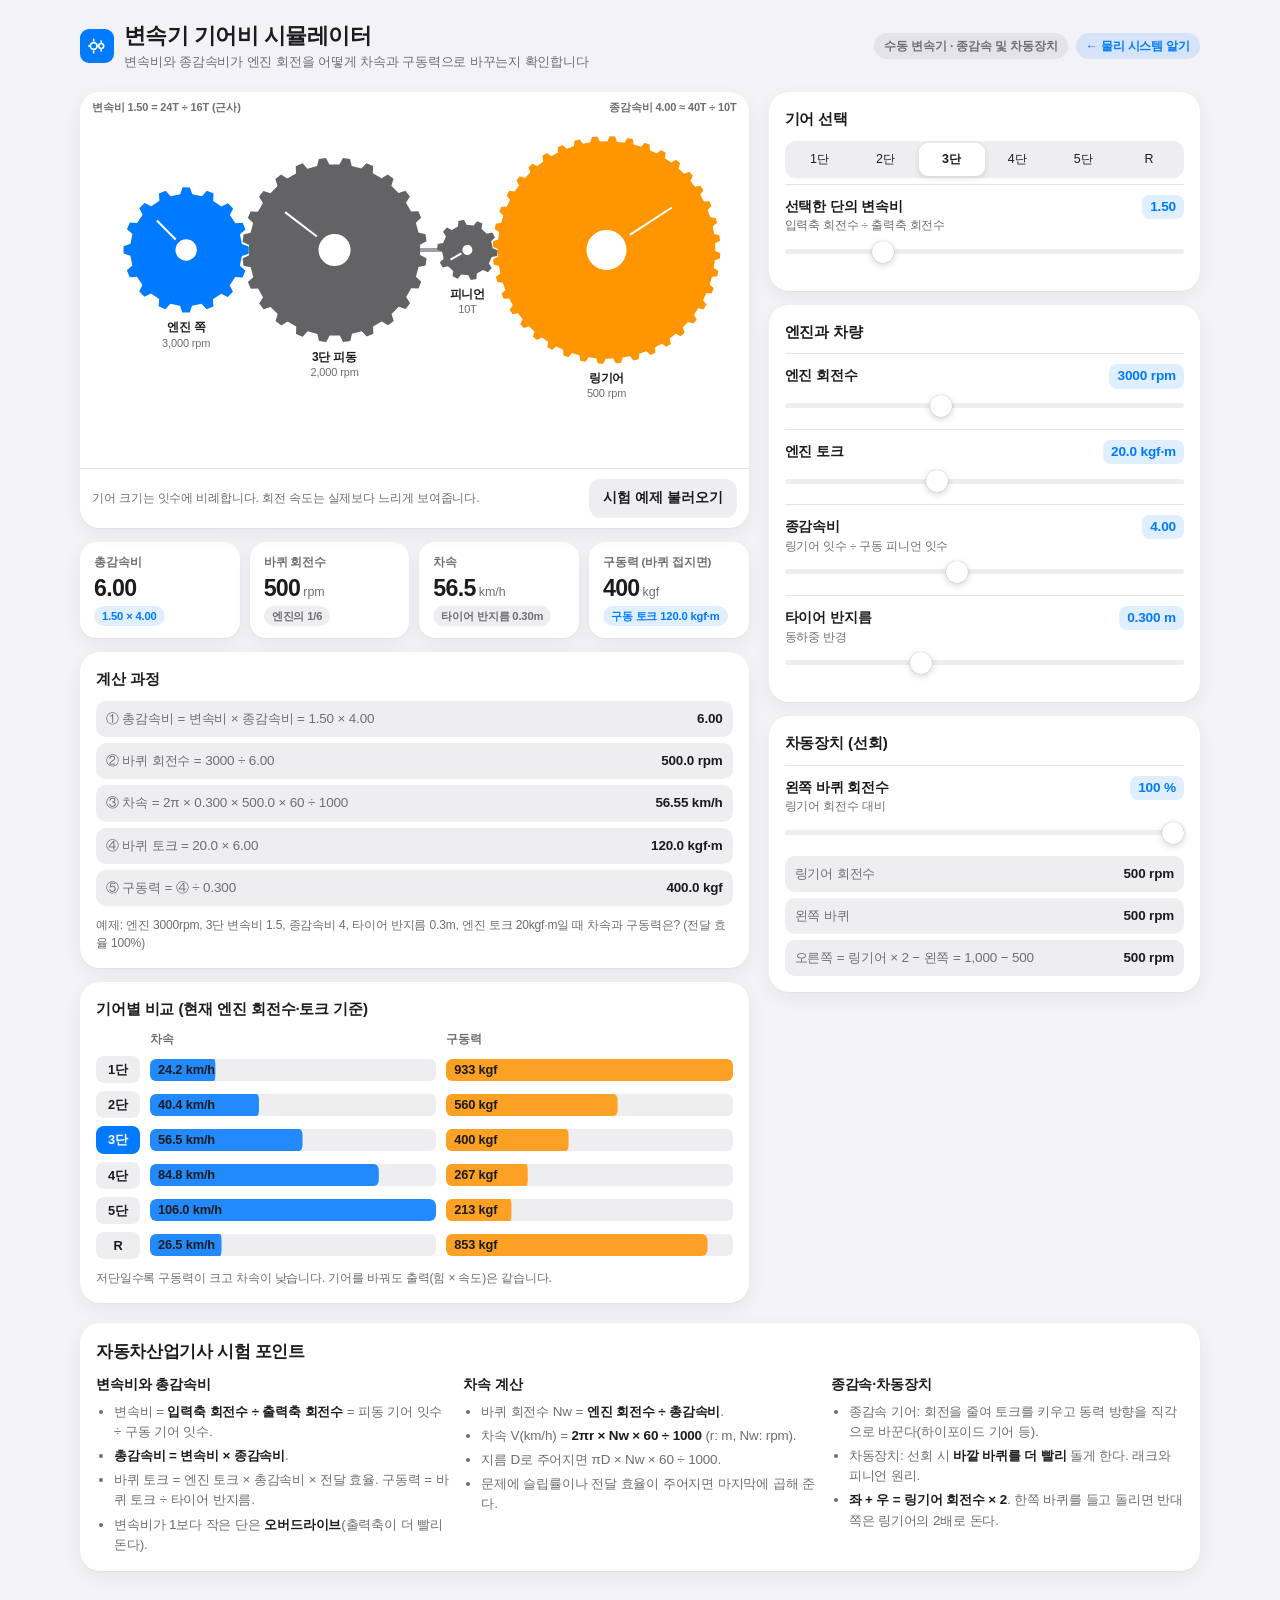
<file: public/gearbox.html>
<!DOCTYPE html>
<html lang="ko">
<head>
<meta charset="UTF-8">
<meta name="viewport" content="width=device-width, initial-scale=1.0, viewport-fit=cover">
<title>변속기 기어비 시뮬레이터</title>
<style>
  :root {
    --bg: #f2f2f7;
    --surface: #ffffff;
    --fill: rgba(118, 118, 128, 0.12);
    --fg: #1c1c1e;
    --fg-2: #6e6e73;
    --line: rgba(60, 60, 67, 0.14);
    --accent: #007aff;
    --accent-soft: rgba(0, 122, 255, 0.12);
    --good: #248a3d;
    --good-soft: rgba(52, 199, 89, 0.16);
    --warn: #c93400;
    --warn-soft: rgba(255, 149, 0, 0.18);
    --bad: #d70015;
    --bad-soft: rgba(255, 59, 48, 0.14);
    --steel: #9aa1ab;
    --steel-dark: #636366;
    --metal: #c9ced6;
    --tire: #2c2c2e;
    --hot: #ff9500;
    --fire: #ff3b30;
    --fluid: #af52de;
    --cool: #5ac8fa;
    --knob: #ffffff;
    --shadow: 0 1px 2px rgba(0, 0, 0, 0.04), 0 6px 20px rgba(0, 0, 0, 0.05);
    --ease-out: cubic-bezier(0.16, 1, 0.3, 1);
    --font: -apple-system, BlinkMacSystemFont, "SF Pro Text", "Apple SD Gothic Neo", "Noto Sans KR", "Malgun Gothic", "Helvetica Neue", sans-serif;
  }
  @media (prefers-color-scheme: dark) {
    :root:not([data-theme="light"]) {
      --bg: #000000; --surface: #1c1c1e; --fill: rgba(118, 118, 128, 0.24);
      --fg: #f5f5f7; --fg-2: #98989f; --line: rgba(84, 84, 88, 0.5);
      --accent: #0a84ff; --accent-soft: rgba(10, 132, 255, 0.2);
      --good: #30d158; --good-soft: rgba(48, 209, 88, 0.18);
      --warn: #ff9f0a; --warn-soft: rgba(255, 159, 10, 0.2);
      --bad: #ff453a; --bad-soft: rgba(255, 69, 58, 0.2);
      --steel: #8e8e93; --steel-dark: #aeaeb2; --metal: #48484a; --tire: #0b0b0c;
      --hot: #ff9f0a; --fire: #ff453a; --fluid: #bf5af2; --cool: #64d2ff; --knob: #f5f5f7;
      --shadow: 0 0 0 1px rgba(255, 255, 255, 0.04);
      color-scheme: dark;
    }
  }
  :root[data-theme="dark"] {
    --bg: #000000; --surface: #1c1c1e; --fill: rgba(118, 118, 128, 0.24);
    --fg: #f5f5f7; --fg-2: #98989f; --line: rgba(84, 84, 88, 0.5);
    --accent: #0a84ff; --accent-soft: rgba(10, 132, 255, 0.2);
    --good: #30d158; --good-soft: rgba(48, 209, 88, 0.18);
    --warn: #ff9f0a; --warn-soft: rgba(255, 159, 10, 0.2);
    --bad: #ff453a; --bad-soft: rgba(255, 69, 58, 0.2);
    --steel: #8e8e93; --steel-dark: #aeaeb2; --metal: #48484a; --tire: #0b0b0c;
    --hot: #ff9f0a; --fire: #ff453a; --fluid: #bf5af2; --cool: #64d2ff; --knob: #f5f5f7;
    --shadow: 0 0 0 1px rgba(255, 255, 255, 0.04);
    color-scheme: dark;
  }

  * { box-sizing: border-box; }
  body {
    margin: 0;
    padding-inline: 16px;
    padding-block: 20px 40px;
    background: var(--bg);
    color: var(--fg);
    font-family: var(--font);
    font-size: 15px;
    line-height: 1.5;
    letter-spacing: -0.01em;
    -webkit-font-smoothing: antialiased;
  }
  .wrap { max-width: 1120px; margin: 0 auto; display: grid; gap: 20px; }

  .top { display: flex; flex-wrap: wrap; align-items: center; justify-content: space-between; gap: 12px; }
  .brand { display: flex; align-items: center; gap: 10px; min-width: 0; }
  .brand-icon { width: 34px; height: 34px; border-radius: 9px; flex-shrink: 0; background: var(--accent); display: grid; place-items: center; }
  .brand-icon svg { width: 20px; height: 20px; stroke: #fff; fill: none; stroke-width: 2; stroke-linecap: round; stroke-linejoin: round; }
  h1 { margin: 0; font-size: 1.35rem; font-weight: 700; letter-spacing: -0.025em; text-wrap: balance; }
  .sub { margin: 0; font-size: 0.82rem; color: var(--fg-2); }
  .tag-row { display: flex; gap: 8px; flex-wrap: wrap; }
  .model-tag { font-size: 0.75rem; font-weight: 600; color: var(--fg-2); background: var(--fill); padding: 4px 10px; border-radius: 999px; }
  .home-link { color: var(--accent); background: var(--accent-soft); text-decoration: none; transition: transform 0.18s var(--ease-out); }
  .home-link:active { transform: scale(0.95); }
  .home-link:focus-visible { outline: 2px solid var(--accent); outline-offset: 2px; }

  .main { display: grid; gap: 20px; grid-template-columns: minmax(0, 1fr); }
  @media (min-width: 920px) {
    .main { grid-template-columns: minmax(0, 1.55fr) minmax(0, 1fr); align-items: start; }
    .side { position: sticky; top: calc(env(safe-area-inset-top, 0px) + 16px); }
  }
  .col { display: grid; gap: 14px; min-width: 0; }

  .panel { background: var(--surface); border-radius: 20px; box-shadow: var(--shadow); padding: 16px; min-width: 0; }
  .panel-head { display: flex; align-items: center; justify-content: space-between; gap: 10px; margin-bottom: 10px; flex-wrap: wrap; }
  .panel-title { font-size: 0.95rem; font-weight: 650; margin: 0; }
  .hint { font-size: 0.75rem; color: var(--fg-2); margin: 0; }

  .stage { position: relative; padding: 0; overflow: hidden; }
  .stage canvas { display: block; width: 100%; aspect-ratio: 16 / 9; }
  @media (max-width: 560px) { .stage canvas { aspect-ratio: 4 / 3.2; } }
  .stage-bar { display: flex; flex-wrap: wrap; gap: 8px; align-items: center; justify-content: space-between; padding: 10px 12px; border-top: 1px solid var(--line); }
  .btn-row { display: flex; gap: 8px; flex-wrap: wrap; align-items: center; }

  button { font: inherit; color: inherit; }
  .btn {
    border: none; cursor: pointer; border-radius: 12px; padding: 9px 14px;
    font-size: 0.85rem; font-weight: 600; background: var(--fill); color: var(--fg);
    display: inline-flex; align-items: center; gap: 6px;
    transition: transform 0.18s var(--ease-out), background-color 0.2s var(--ease-out), color 0.2s var(--ease-out);
    touch-action: manipulation; user-select: none; -webkit-user-select: none;
  }
  .btn:active, .btn.is-held { transform: scale(0.95); }
  .btn-primary { background: var(--accent); color: #fff; }
  .btn-hold.is-held { background: var(--hot); color: #fff; }
  .btn svg { width: 14px; height: 14px; fill: currentColor; }
  button:focus-visible, input:focus-visible { outline: 2px solid var(--accent); outline-offset: 2px; }

  .metrics { display: grid; gap: 10px; grid-template-columns: repeat(4, minmax(0, 1fr)); }
  @media (max-width: 700px) { .metrics { grid-template-columns: repeat(2, minmax(0, 1fr)); } }
  .tile { background: var(--surface); border-radius: 16px; padding: 12px 14px; box-shadow: var(--shadow); display: grid; gap: 4px; min-width: 0; align-content: start; }
  .tile-label { font-size: 0.72rem; font-weight: 600; color: var(--fg-2); }
  .tile-value { font-size: 1.45rem; font-weight: 700; letter-spacing: -0.03em; font-variant-numeric: tabular-nums; line-height: 1.15; overflow-wrap: anywhere; }
  .tile-unit { font-size: 0.78rem; font-weight: 500; color: var(--fg-2); margin-left: 3px; letter-spacing: 0; }
  .chip { justify-self: start; font-size: 0.7rem; font-weight: 650; padding: 2px 8px; border-radius: 999px; background: var(--fill); color: var(--fg-2); transition: background-color 0.25s var(--ease-out), color 0.25s var(--ease-out); }
  .chip.good { background: var(--good-soft); color: var(--good); }
  .chip.warn { background: var(--warn-soft); color: var(--warn); }
  .chip.bad { background: var(--bad-soft); color: var(--bad); }
  .chip.info { background: var(--accent-soft); color: var(--accent); }

  .calc { display: grid; gap: 6px; font-size: 0.84rem; font-variant-numeric: tabular-nums; }
  .calc-row { display: grid; grid-template-columns: minmax(0, 1fr) auto; gap: 10px; padding: 8px 10px; border-radius: 10px; background: var(--fill); align-items: baseline; }
  .calc-row span:first-child { color: var(--fg-2); overflow-wrap: anywhere; }
  .calc-row b { font-weight: 700; white-space: nowrap; }

  .seg { position: relative; display: grid; grid-auto-flow: column; grid-auto-columns: minmax(0, 1fr); background: var(--fill); border-radius: 11px; padding: 2px; }
  .seg-thumb { position: absolute; top: 2px; bottom: 2px; left: 0; width: 0; background: var(--knob); border-radius: 9px; box-shadow: 0 2px 6px rgba(0, 0, 0, 0.12); transition: transform 0.32s var(--ease-out), width 0.32s var(--ease-out), opacity 0.2s; }
  .seg button { position: relative; z-index: 1; border: none; background: transparent; cursor: pointer; padding: 7px 2px; font-size: 0.78rem; font-weight: 500; border-radius: 9px; color: var(--fg); white-space: nowrap; overflow: hidden; text-overflow: ellipsis; }
  .seg button[aria-pressed="true"] { font-weight: 650; color: #1c1c1e; }
  .seg-caption { margin-top: 8px; font-size: 0.76rem; color: var(--fg-2); min-height: 1.2em; }

  .field { display: grid; gap: 4px; padding-block: 10px; border-top: 1px solid var(--line); }
  .field:first-of-type { border-top: none; }
  .field-head { display: flex; justify-content: space-between; align-items: baseline; gap: 8px; }
  .field label { font-size: 0.86rem; font-weight: 600; }
  .field small { display: block; font-size: 0.72rem; color: var(--fg-2); font-weight: 500; }
  .badge { font-size: 0.85rem; font-weight: 650; color: var(--accent); background: var(--accent-soft); padding: 2px 8px; border-radius: 8px; font-variant-numeric: tabular-nums; white-space: nowrap; }

  input[type=range] { -webkit-appearance: none; appearance: none; width: 100%; height: 26px; background: transparent; cursor: pointer; margin: 0; }
  input[type=range]::-webkit-slider-runnable-track { height: 5px; background: var(--fill); border-radius: 3px; }
  input[type=range]::-webkit-slider-thumb { -webkit-appearance: none; width: 22px; height: 22px; margin-top: -8.5px; border-radius: 50%; background: var(--knob); box-shadow: 0 2px 7px rgba(0, 0, 0, 0.18), 0 0 1px rgba(0, 0, 0, 0.3); transition: transform 0.15s var(--ease-out); }
  input[type=range]:active::-webkit-slider-thumb { transform: scale(1.18); }
  input[type=range]::-moz-range-track { height: 5px; background: var(--fill); border-radius: 3px; }
  input[type=range]::-moz-range-thumb { width: 22px; height: 22px; border: none; border-radius: 50%; background: var(--knob); box-shadow: 0 2px 7px rgba(0, 0, 0, 0.18), 0 0 1px rgba(0, 0, 0, 0.3); }

  .switch-row { display: flex; align-items: center; justify-content: space-between; gap: 12px; padding-top: 12px; border-top: 1px solid var(--line); }
  .switch-row label { font-size: 0.86rem; font-weight: 600; cursor: pointer; }
  .switch-row label small { display: block; font-size: 0.72rem; color: var(--fg-2); font-weight: 500; }
  .switch { position: relative; width: 51px; height: 31px; flex-shrink: 0; }
  .switch input { position: absolute; inset: 0; opacity: 0; margin: 0; cursor: pointer; z-index: 1; }
  .switch span { position: absolute; inset: 0; border-radius: 999px; background: var(--fill); transition: background-color 0.25s var(--ease-out); }
  .switch span::after { content: ""; position: absolute; top: 2px; left: 2px; width: 27px; height: 27px; border-radius: 50%; background: #fff; box-shadow: 0 3px 8px rgba(0, 0, 0, 0.15); transition: transform 0.3s var(--ease-out); }
  .switch input:checked + span { background: var(--good); }
  .switch input.danger:checked + span { background: var(--bad); }
  .switch input:checked + span::after { transform: translateX(20px); }
  .switch input:focus-visible + span { outline: 2px solid var(--accent); outline-offset: 2px; }

  .notes { display: grid; gap: 14px; grid-template-columns: minmax(0, 1fr); }
  @media (min-width: 760px) { .notes { grid-template-columns: repeat(3, minmax(0, 1fr)); } }
  .note { min-width: 0; }
  .note h3 { font-size: 0.9rem; margin: 0 0 6px; }
  .note p, .note li { font-size: 0.84rem; color: var(--fg-2); margin: 0; }
  .note ul { margin: 0; padding-left: 18px; display: grid; gap: 4px; }
  .note b { color: var(--fg); font-weight: 650; }
  .note table { width: 100%; border-collapse: collapse; font-size: 0.8rem; }
  .note th, .note td { text-align: left; padding: 5px 4px; border-bottom: 1px solid var(--line); vertical-align: top; }
  .note th { color: var(--fg-2); font-weight: 600; }
  .note td { color: var(--fg); }
  h2.section { font-size: 1.05rem; margin: 0; letter-spacing: -0.02em; }

  @media (prefers-reduced-motion: reduce) {
    *, *::before, *::after { transition-duration: 0.01ms !important; }
  }

  .gear-table { display: grid; gap: 8px; }
  .gear-row { display: grid; grid-template-columns: 44px minmax(0, 1fr) minmax(0, 1fr); gap: 10px; align-items: center; font-size: 0.8rem; font-variant-numeric: tabular-nums; }
  .gear-row.head { font-size: 0.72rem; font-weight: 600; color: var(--fg-2); }
  .gear-name { font-weight: 700; text-align: center; padding: 4px 0; border-radius: 8px; background: var(--fill); transition: background-color 0.25s var(--ease-out), color 0.25s var(--ease-out); }
  .gear-row.on .gear-name { background: var(--accent); color: #fff; }
  .bar { position: relative; height: 22px; border-radius: 6px; background: var(--fill); overflow: hidden; }
  .bar i { position: absolute; inset: 0 auto 0 0; width: 100%; transform-origin: left center; border-radius: 6px; transition: transform 0.4s var(--ease-out); }
  .bar.speed i { background: var(--accent); opacity: 0.85; }
  .bar.force i { background: var(--hot); opacity: 0.85; }
  .bar span { position: relative; z-index: 1; display: block; padding: 0 8px; line-height: 22px; font-weight: 600; color: var(--fg); white-space: nowrap; }
</style>
</head>
<body>
<div class="wrap">
  <header class="top">
    <div class="brand">
      <div class="brand-icon" aria-hidden="true">
        <svg viewBox="0 0 24 24"><circle cx="8" cy="12" r="4"/><circle cx="17" cy="12" r="3"/><path d="M8 6V4M8 20v-2M2 12h2M12 12h2M17 7.5V6M17 18v-1.5"/></svg>
      </div>
      <div>
        <h1>변속기 기어비 시뮬레이터</h1>
        <p class="sub">변속비와 종감속비가 엔진 회전을 어떻게 차속과 구동력으로 바꾸는지 확인합니다</p>
      </div>
    </div>
    <div class="tag-row">
      <span class="model-tag">수동 변속기 · 종감속 및 차동장치</span>
      <a class="model-tag home-link" href="lab.html">← 물리 시스템 알기</a>
    </div>
  </header>

  <div class="main">
    <div class="col">
      <section class="panel stage" aria-label="기어 회전 애니메이션">
        <canvas id="stage" role="img" aria-label="엔진 쪽 기어, 변속기 출력 기어, 종감속 피니언과 링기어, 바퀴가 맞물려 도는 모습"></canvas>
        <div class="stage-bar">
          <span class="hint">기어 크기는 잇수에 비례합니다. 회전 속도는 실제보다 느리게 보여줍니다.</span>
          <button class="btn" id="btnExample">시험 예제 불러오기</button>
        </div>
      </section>

      <div class="metrics">
        <div class="tile">
          <span class="tile-label">총감속비</span>
          <span class="tile-value"><span id="mTotal">6.00</span></span>
          <span class="chip info" id="cTotal">1.50 × 4.00</span>
        </div>
        <div class="tile">
          <span class="tile-label">바퀴 회전수</span>
          <span class="tile-value"><span id="mNw">500</span><span class="tile-unit">rpm</span></span>
          <span class="chip" id="cNw">엔진의 1/6</span>
        </div>
        <div class="tile">
          <span class="tile-label">차속</span>
          <span class="tile-value"><span id="mV">56.5</span><span class="tile-unit">km/h</span></span>
          <span class="chip" id="cV">타이어 반지름 0.30m</span>
        </div>
        <div class="tile">
          <span class="tile-label">구동력 (바퀴 접지면)</span>
          <span class="tile-value"><span id="mF">400</span><span class="tile-unit">kgf</span></span>
          <span class="chip" id="cF">구동 토크 120 kgf·m</span>
        </div>
      </div>

      <section class="panel">
        <div class="panel-head"><h2 class="panel-title">계산 과정</h2></div>
        <div class="calc" id="calc"></div>
        <p class="hint" id="exampleText" style="margin-top:10px;">예제: 엔진 3000rpm, 3단 변속비 1.5, 종감속비 4, 타이어 반지름 0.3m, 엔진 토크 20kgf·m일 때 차속과 구동력은? (전달 효율 100%)</p>
      </section>

      <section class="panel">
        <div class="panel-head">
          <h2 class="panel-title">기어별 비교 (현재 엔진 회전수·토크 기준)</h2>
        </div>
        <div class="gear-table" id="gearTable"></div>
        <p class="hint" style="margin-top:10px;">저단일수록 구동력이 크고 차속이 낮습니다. 기어를 바꿔도 출력(힘 × 속도)은 같습니다.</p>
      </section>
    </div>

    <aside class="col side">
      <section class="panel">
        <div class="panel-head"><h2 class="panel-title">기어 선택</h2></div>
        <div class="seg" id="segGear" role="group" aria-label="변속 단수">
          <span class="seg-thumb" aria-hidden="true"></span>
          <button data-v="0" aria-pressed="false">1단</button>
          <button data-v="1" aria-pressed="false">2단</button>
          <button data-v="2" aria-pressed="true">3단</button>
          <button data-v="3" aria-pressed="false">4단</button>
          <button data-v="4" aria-pressed="false">5단</button>
          <button data-v="5" aria-pressed="false">R</button>
        </div>
        <div class="field" style="margin-top:6px;">
          <div class="field-head">
            <label for="inRatio">선택한 단의 변속비<small id="ratioHint">입력축 회전수 ÷ 출력축 회전수</small></label>
            <span class="badge"><span id="vRatio">1.50</span></span>
          </div>
          <input type="range" id="inRatio" min="0.6" max="4.5" step="0.01" value="1.5">
        </div>
      </section>

      <section class="panel">
        <div class="panel-head"><h2 class="panel-title">엔진과 차량</h2></div>
        <div class="field">
          <div class="field-head"><label for="inRpm">엔진 회전수</label><span class="badge"><span id="vRpm">3000</span> rpm</span></div>
          <input type="range" id="inRpm" min="800" max="6500" step="50" value="3000">
        </div>
        <div class="field">
          <div class="field-head"><label for="inTq">엔진 토크</label><span class="badge"><span id="vTq">20.0</span> kgf·m</span></div>
          <input type="range" id="inTq" min="5" max="45" step="0.5" value="20">
        </div>
        <div class="field">
          <div class="field-head"><label for="inFinal">종감속비<small>링기어 잇수 ÷ 구동 피니언 잇수</small></label><span class="badge"><span id="vFinal">4.00</span></span></div>
          <input type="range" id="inFinal" min="2.5" max="6" step="0.01" value="4">
        </div>
        <div class="field">
          <div class="field-head"><label for="inR">타이어 반지름<small>동하중 반경</small></label><span class="badge"><span id="vR">0.300</span> m</span></div>
          <input type="range" id="inR" min="0.25" max="0.4" step="0.005" value="0.3">
        </div>
      </section>

      <section class="panel">
        <div class="panel-head"><h2 class="panel-title">차동장치 (선회)</h2></div>
        <div class="field">
          <div class="field-head"><label for="inLeft">왼쪽 바퀴 회전수<small>링기어 회전수 대비</small></label><span class="badge"><span id="vLeft">100</span> %</span></div>
          <input type="range" id="inLeft" min="0" max="100" step="1" value="100">
        </div>
        <div class="calc" id="diffCalc"></div>
      </section>
    </aside>
  </div>

  <section class="panel">
    <div class="panel-head"><h2 class="section">자동차산업기사 시험 포인트</h2></div>
    <div class="notes">
      <div class="note">
        <h3>변속비와 총감속비</h3>
        <ul>
          <li>변속비 = <b>입력축 회전수 ÷ 출력축 회전수</b> = 피동 기어 잇수 ÷ 구동 기어 잇수.</li>
          <li><b>총감속비 = 변속비 × 종감속비</b>.</li>
          <li>바퀴 토크 = 엔진 토크 × 총감속비 × 전달 효율. 구동력 = 바퀴 토크 ÷ 타이어 반지름.</li>
          <li>변속비가 1보다 작은 단은 <b>오버드라이브</b>(출력축이 더 빨리 돈다).</li>
        </ul>
      </div>
      <div class="note">
        <h3>차속 계산</h3>
        <ul>
          <li>바퀴 회전수 Nw = <b>엔진 회전수 ÷ 총감속비</b>.</li>
          <li>차속 V(km/h) = <b>2πr × Nw × 60 ÷ 1000</b> (r: m, Nw: rpm).</li>
          <li>지름 D로 주어지면 πD × Nw × 60 ÷ 1000.</li>
          <li>문제에 슬립률이나 전달 효율이 주어지면 마지막에 곱해 준다.</li>
        </ul>
      </div>
      <div class="note">
        <h3>종감속·차동장치</h3>
        <ul>
          <li>종감속 기어: 회전을 줄여 토크를 키우고 동력 방향을 직각으로 바꾼다(하이포이드 기어 등).</li>
          <li>차동장치: 선회 시 <b>바깥 바퀴를 더 빨리</b> 돌게 한다. 래크와 피니언 원리.</li>
          <li><b>좌 + 우 = 링기어 회전수 × 2</b>. 한쪽 바퀴를 들고 돌리면 반대쪽은 링기어의 2배로 돈다.</li>
        </ul>
      </div>
    </div>
  </section>
</div>

<script>
(() => {
  // ---------- 공통: 테마 토큰, 캔버스, 세그먼트, 길게 누르기 ----------
  const $ = id => document.getElementById(id);
  const C = {};
  const TOKEN_NAMES = ['bg', 'surface', 'fill', 'fg', 'fg-2', 'line', 'accent', 'good', 'warn', 'bad', 'steel', 'steel-dark', 'metal', 'tire', 'hot', 'fire', 'fluid', 'cool', 'knob'];
  function readTokens() {
    const cs = getComputedStyle(document.documentElement);
    TOKEN_NAMES.forEach(t => { C[t] = cs.getPropertyValue('--' + t).trim(); });
    C.font = getComputedStyle(document.body).fontFamily;
  }
  readTokens();
  if (window.matchMedia) window.matchMedia('(prefers-color-scheme: dark)').addEventListener('change', readTokens);
  new MutationObserver(readTokens).observe(document.documentElement, { attributes: true, attributeFilter: ['data-theme', 'class', 'style'] });
  const REDUCE = !!(window.matchMedia && window.matchMedia('(prefers-reduced-motion: reduce)').matches);

  function fitCanvas(cv) {
    const ctx = cv.getContext('2d');
    const fit = () => {
      const dpr = Math.min(window.devicePixelRatio || 1, 2);
      const r = cv.getBoundingClientRect();
      cv.width = Math.round(r.width * dpr);
      cv.height = Math.round(r.height * dpr);
      ctx.setTransform(dpr, 0, 0, dpr, 0, 0);
      cv._w = r.width; cv._h = r.height;
    };
    new ResizeObserver(fit).observe(cv);
    fit();
    return ctx;
  }

  function setChip(el, text, tone) {
    el.textContent = text;
    el.className = 'chip' + (tone ? ' ' + tone : '');
  }

  // 선택 표시가 미끄러져 이동하는 세그먼트 컨트롤
  function initSeg(root, onPick) {
    const thumb = root.querySelector('.seg-thumb');
    const btns = [...root.querySelectorAll('button')];
    function place(animate) {
      const on = btns.find(b => b.getAttribute('aria-pressed') === 'true');
      if (!animate) thumb.style.transition = 'none';
      if (on) {
        thumb.style.opacity = 1;
        thumb.style.width = on.offsetWidth + 'px';
        thumb.style.transform = `translateX(${on.offsetLeft}px)`;
      } else {
        thumb.style.opacity = 0;
      }
      if (!animate) { void thumb.offsetWidth; thumb.style.transition = ''; }
    }
    function select(v) {
      btns.forEach(b => b.setAttribute('aria-pressed', String(b.dataset.v === v)));
      place(true);
    }
    btns.forEach(b => b.addEventListener('click', () => { select(b.dataset.v); onPick(b.dataset.v); }));
    new ResizeObserver(() => place(false)).observe(root);
    return { select, clear: () => select(null) };
  }

  // 누르고 있는 동안 on, 떼면 off (마우스·터치·키보드)
  function holdButton(btn, onChange) {
    const on = e => { if (e) e.preventDefault(); btn.classList.add('is-held'); onChange(true); };
    const off = () => { if (!btn.classList.contains('is-held')) return; btn.classList.remove('is-held'); onChange(false); };
    btn.addEventListener('pointerdown', e => { btn.setPointerCapture(e.pointerId); on(e); });
    btn.addEventListener('pointerup', off);
    btn.addEventListener('pointercancel', off);
    btn.addEventListener('lostpointercapture', off);
    btn.addEventListener('keydown', e => { if ((e.key === ' ' || e.key === 'Enter') && !e.repeat) on(e); });
    btn.addEventListener('keyup', e => { if (e.key === ' ' || e.key === 'Enter') off(); });
    btn.addEventListener('contextmenu', e => e.preventDefault());
  }

  function roundRect(ctx, x, y, w, h, r) {
    r = Math.min(r, Math.abs(w) / 2, Math.abs(h) / 2);
    ctx.beginPath();
    ctx.moveTo(x + r, y);
    ctx.arcTo(x + w, y, x + w, y + h, r);
    ctx.arcTo(x + w, y + h, x, y + h, r);
    ctx.arcTo(x, y + h, x, y, r);
    ctx.arcTo(x, y, x + w, y, r);
    ctx.closePath();
  }
  const clamp = (v, a, b) => Math.min(Math.max(v, a), b);
  const lerp = (a, b, t) => a + (b - a) * t;
  const DEG = Math.PI / 180;


  const GEARS = ['1단', '2단', '3단', '4단', '5단', 'R'];
  // 3단 변속비를 예제 값(1.5)으로 두어 첫 화면 숫자가 예제와 같게 함
  const P = { ratios: [3.5, 2.1, 1.5, 1.0, 0.8, 3.2], gear: 2, rpm: 3000, tq: 20, final: 4, r: 0.3, left: 100 };

  const res = g => {
    const it = P.ratios[g], total = it * P.final;
    const nw = P.rpm / total;
    const v = 2 * Math.PI * P.r * nw * 60 / 1000;
    const tw = P.tq * total;
    return { it, total, nw, v, tw, F: tw / P.r };
  };
  const f = (v, d) => v.toLocaleString('ko-KR', { minimumFractionDigits: d, maximumFractionDigits: d });

  function updateText() {
    const g = P.gear, r = res(g);
    $('vRatio').textContent = r.it.toFixed(2);
    $('ratioHint').textContent = r.it < 1 ? '1보다 작음 · 오버드라이브' : g === 5 ? '후진 · 출력축 반대 방향' : '입력축 회전수 ÷ 출력축 회전수';
    $('vRpm').textContent = P.rpm; $('vTq').textContent = P.tq.toFixed(1);
    $('vFinal').textContent = P.final.toFixed(2); $('vR').textContent = P.r.toFixed(3);
    $('mTotal').textContent = r.total.toFixed(2);
    $('cTotal').textContent = `${r.it.toFixed(2)} × ${P.final.toFixed(2)}`;
    $('mNw').textContent = f(r.nw, 0);
    $('cNw').textContent = `엔진의 1/${+r.total.toFixed(2)}`;
    $('mV').textContent = f(r.v, 1);
    setChip($('cV'), g === 5 ? '후진' : `타이어 반지름 ${P.r.toFixed(2)}m`, g === 5 ? 'warn' : '');
    $('mF').textContent = f(r.F, 0);
    setChip($('cF'), `구동 토크 ${f(r.tw, 1)} kgf·m`, 'info');

    $('calc').innerHTML = `
      <div class="calc-row"><span>① 총감속비 = 변속비 × 종감속비 = ${r.it.toFixed(2)} × ${P.final.toFixed(2)}</span><b>${r.total.toFixed(2)}</b></div>
      <div class="calc-row"><span>② 바퀴 회전수 = ${P.rpm} ÷ ${r.total.toFixed(2)}</span><b>${f(r.nw, 1)} rpm</b></div>
      <div class="calc-row"><span>③ 차속 = 2π × ${P.r.toFixed(3)} × ${f(r.nw, 1)} × 60 ÷ 1000</span><b>${f(r.v, 2)} km/h</b></div>
      <div class="calc-row"><span>④ 바퀴 토크 = ${P.tq.toFixed(1)} × ${r.total.toFixed(2)}</span><b>${f(r.tw, 1)} kgf·m</b></div>
      <div class="calc-row"><span>⑤ 구동력 = ④ ÷ ${P.r.toFixed(3)}</span><b>${f(r.F, 1)} kgf</b></div>`;

    // 기어별 비교 막대
    const all = GEARS.map((_, i) => res(i));
    const vMax = Math.max(...all.map(x => x.v)), fMax = Math.max(...all.map(x => x.F));
    $('gearTable').innerHTML = `<div class="gear-row head"><span></span><span>차속</span><span>구동력</span></div>` +
      all.map((x, i) => `<div class="gear-row${i === g ? ' on' : ''}">
        <span class="gear-name">${GEARS[i]}</span>
        <div class="bar speed"><i style="transform:scaleX(${x.v / vMax})"></i><span>${f(x.v, 1)} km/h</span></div>
        <div class="bar force"><i style="transform:scaleX(${x.F / fMax})"></i><span>${f(x.F, 0)} kgf</span></div>
      </div>`).join('');

    // 차동장치
    const ring = r.nw, left = ring * P.left / 100, right = 2 * ring - left;
    $('vLeft').textContent = P.left;
    $('diffCalc').innerHTML = `
      <div class="calc-row"><span>링기어 회전수</span><b>${f(ring, 0)} rpm</b></div>
      <div class="calc-row"><span>왼쪽 바퀴</span><b>${f(left, 0)} rpm</b></div>
      <div class="calc-row"><span>오른쪽 = 링기어 × 2 − 왼쪽 = ${f(ring * 2, 0)} − ${f(left, 0)}</span><b>${f(right, 0)} rpm</b></div>`;
  }

  const gearSeg = initSeg($('segGear'), v => {
    P.gear = parseInt(v, 10);
    $('inRatio').value = P.ratios[P.gear];
    updateText();
  });
  $('inRatio').addEventListener('input', e => { P.ratios[P.gear] = parseFloat(e.target.value); updateText(); });
  const bind = (id, key) => $(id).addEventListener('input', e => { P[key] = parseFloat(e.target.value); updateText(); });
  bind('inRpm', 'rpm'); bind('inTq', 'tq'); bind('inFinal', 'final'); bind('inR', 'r'); bind('inLeft', 'left');

  function loadExample() {
    Object.assign(P, { gear: 2, rpm: 3000, tq: 20, final: 4, r: 0.3 });
    P.ratios[2] = 1.5;
    gearSeg.select('2');
    $('inRatio').value = 1.5; $('inRpm').value = 3000; $('inTq').value = 20; $('inFinal').value = 4; $('inR').value = 0.3;
    updateText();
    $('exampleText').textContent = '예제 풀이: 총감속비 1.5 × 4 = 6, 바퀴 3000 ÷ 6 = 500rpm, 차속 2π × 0.3 × 500 × 60 ÷ 1000 ≈ 56.55km/h, 바퀴 토크 20 × 6 = 120kgf·m, 구동력 120 ÷ 0.3 = 400kgf.';
  }
  $('btnExample').addEventListener('click', loadExample);

  // ---------- 기어 애니메이션 ----------
  const stage = $('stage'), ctx = fitCanvas(stage);
  let rot = 0;   // 엔진 축 회전각 (rad)

  function gear(cx, cy, teeth, module, angle, fill, label, sub) {
    const R = teeth * module / 2, h = module * 0.9;
    ctx.save(); ctx.translate(cx, cy); ctx.rotate(angle);
    ctx.beginPath();
    for (let i = 0; i < teeth; i++) {
      const a = i / teeth * Math.PI * 2, w = Math.PI / teeth;
      const p = (r, t) => [Math.cos(t) * r, Math.sin(t) * r];
      const pts = [p(R - h / 2, a - w * 0.55), p(R + h / 2, a - w * 0.3), p(R + h / 2, a + w * 0.3), p(R - h / 2, a + w * 0.55)];
      pts.forEach(([x, y], j) => (i === 0 && j === 0) ? ctx.moveTo(x, y) : ctx.lineTo(x, y));
    }
    ctx.closePath(); ctx.fillStyle = fill; ctx.fill();
    ctx.fillStyle = C.surface;
    ctx.beginPath(); ctx.arc(0, 0, Math.max(3, R * 0.18), 0, Math.PI * 2); ctx.fill();
    ctx.strokeStyle = C.surface; ctx.lineWidth = 2;
    ctx.beginPath(); ctx.moveTo(R * 0.25, 0); ctx.lineTo(R * 0.7, 0); ctx.stroke();   // 회전이 보이도록 표시선
    ctx.restore();
    ctx.fillStyle = C.fg; ctx.font = `650 12px ${C.font}`; ctx.textAlign = 'center'; ctx.textBaseline = 'top';
    ctx.fillText(label, cx, cy + R + h + 6);
    ctx.fillStyle = C['fg-2']; ctx.font = `500 11px ${C.font}`;
    ctx.fillText(sub, cx, cy + R + h + 22);
  }

  function draw() {
    const W = stage._w, H = stage._h;
    if (!W) return;
    ctx.clearRect(0, 0, W, H);
    ctx.fillStyle = C.surface; ctx.fillRect(0, 0, W, H);
    const r = res(P.gear);
    // 잇수: 변속 구동 기어 16개, 피동 = 16 × 변속비 / 종감속 피니언 10개, 링기어 = 10 × 종감속비
    const zIn = 16, zOut = Math.max(8, Math.round(zIn * r.it));
    const zPin = 10, zRing = Math.max(20, Math.round(zPin * P.final));
    const narrow = W < 520;
    // 모듈(잇수당 크기)을 화면에 맞춤
    const totalW = (zIn + zOut) + (zPin + zRing) * 0.75;
    const m = Math.min((W * 0.86) / totalW, (H * 0.62) / Math.max(zOut, zRing * 0.75));
    const cy = H * 0.42;
    const x1 = W * 0.07 + zIn * m / 2;
    const x2 = x1 + (zIn + zOut) * m / 2;
    const m2 = m * 0.75;
    const xPin = x2 + zOut * m / 2 + (narrow ? 6 : 16) + zPin * m2 / 2;
    const xRing = xPin + (zPin + zRing) * m2 / 2;

    const a1 = rot;
    const a2 = -rot * zIn / zOut + Math.PI / zOut;
    const shaft = rot / r.it;                    // 출력축 각 (부호 무시)
    const a3 = shaft;                            // 피니언은 출력축과 같은 축
    const a4 = -shaft * zPin / zRing + Math.PI / zRing;

    // 출력축 → 피니언 연결선
    ctx.strokeStyle = C.steel; ctx.lineWidth = 4;
    ctx.beginPath(); ctx.moveTo(x2, cy); ctx.lineTo(xPin, cy); ctx.stroke();
    gear(x1, cy, zIn, m, a1, C.accent, '엔진 쪽', `${f(P.rpm, 0)} rpm`);
    gear(x2, cy, zOut, m, a2, C['steel-dark'], `${GEARS[P.gear]} 피동`, `${f(P.rpm / r.it, 0)} rpm`);
    gear(xPin, cy, zPin, m2, a3, C['steel-dark'], '피니언', `${zPin}T`);
    gear(xRing, cy, zRing, m2, a4, C.hot, '링기어', `${f(r.nw, 0)} rpm`);

    ctx.fillStyle = C['fg-2']; ctx.font = `600 11px ${C.font}`; ctx.textAlign = 'left'; ctx.textBaseline = 'top';
    ctx.fillText(`변속비 ${r.it.toFixed(2)} = ${zOut}T ÷ ${zIn}T (근사)`, 12, 10);
    ctx.textAlign = 'right';
    ctx.fillText(`종감속비 ${P.final.toFixed(2)} ≈ ${zRing}T ÷ ${zPin}T`, W - 12, 10);
  }

  let last = performance.now();
  function loop(now) {
    requestAnimationFrame(loop);
    const dt = Math.min((now - last) / 1000, 0.05); last = now;
    // 엔진 rpm에 비례하되 눈에 보이는 속도로 (3000rpm → 초당 0.5회전)
    if (!REDUCE) rot += (P.rpm / 3000) * 0.5 * Math.PI * 2 * dt;
    draw();
  }
  updateText();
  if (location.hash === '#example') loadExample();
  requestAnimationFrame(loop);
})();
</script>
</body>
</html>
</file>
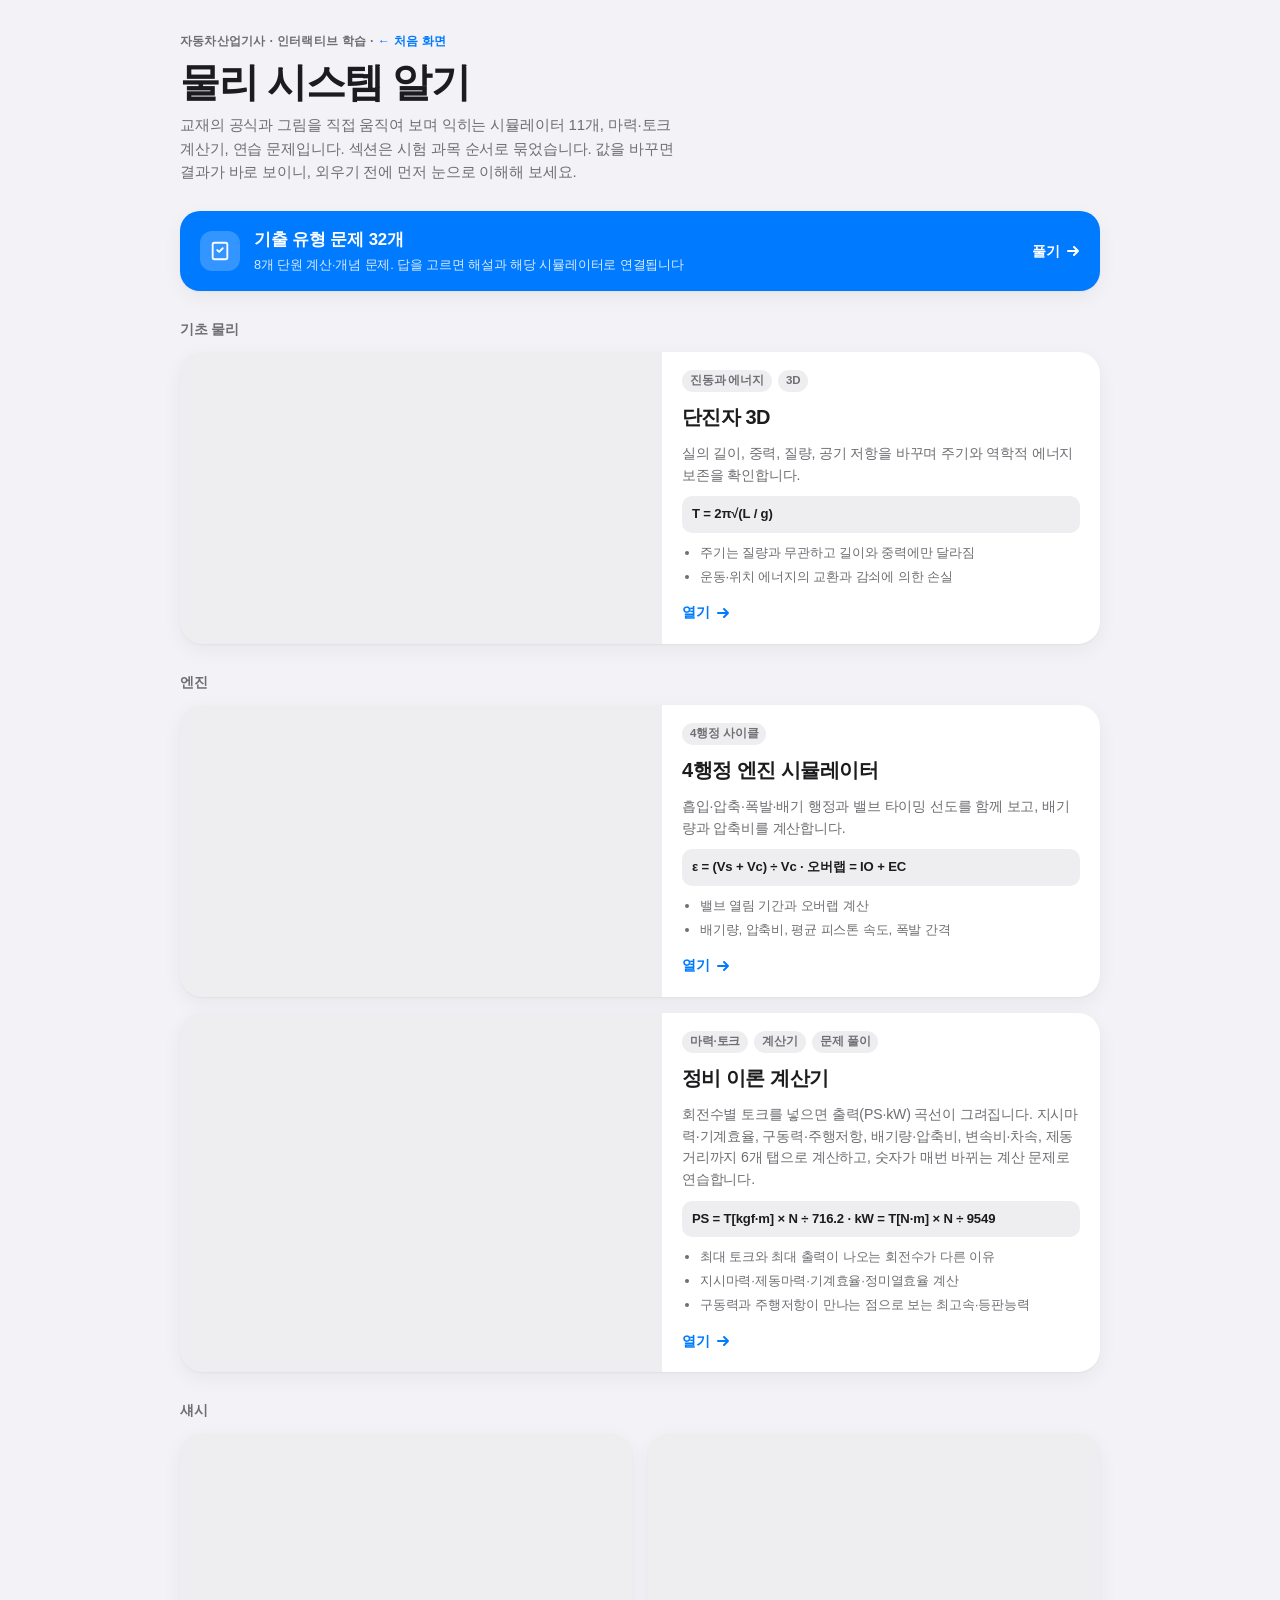
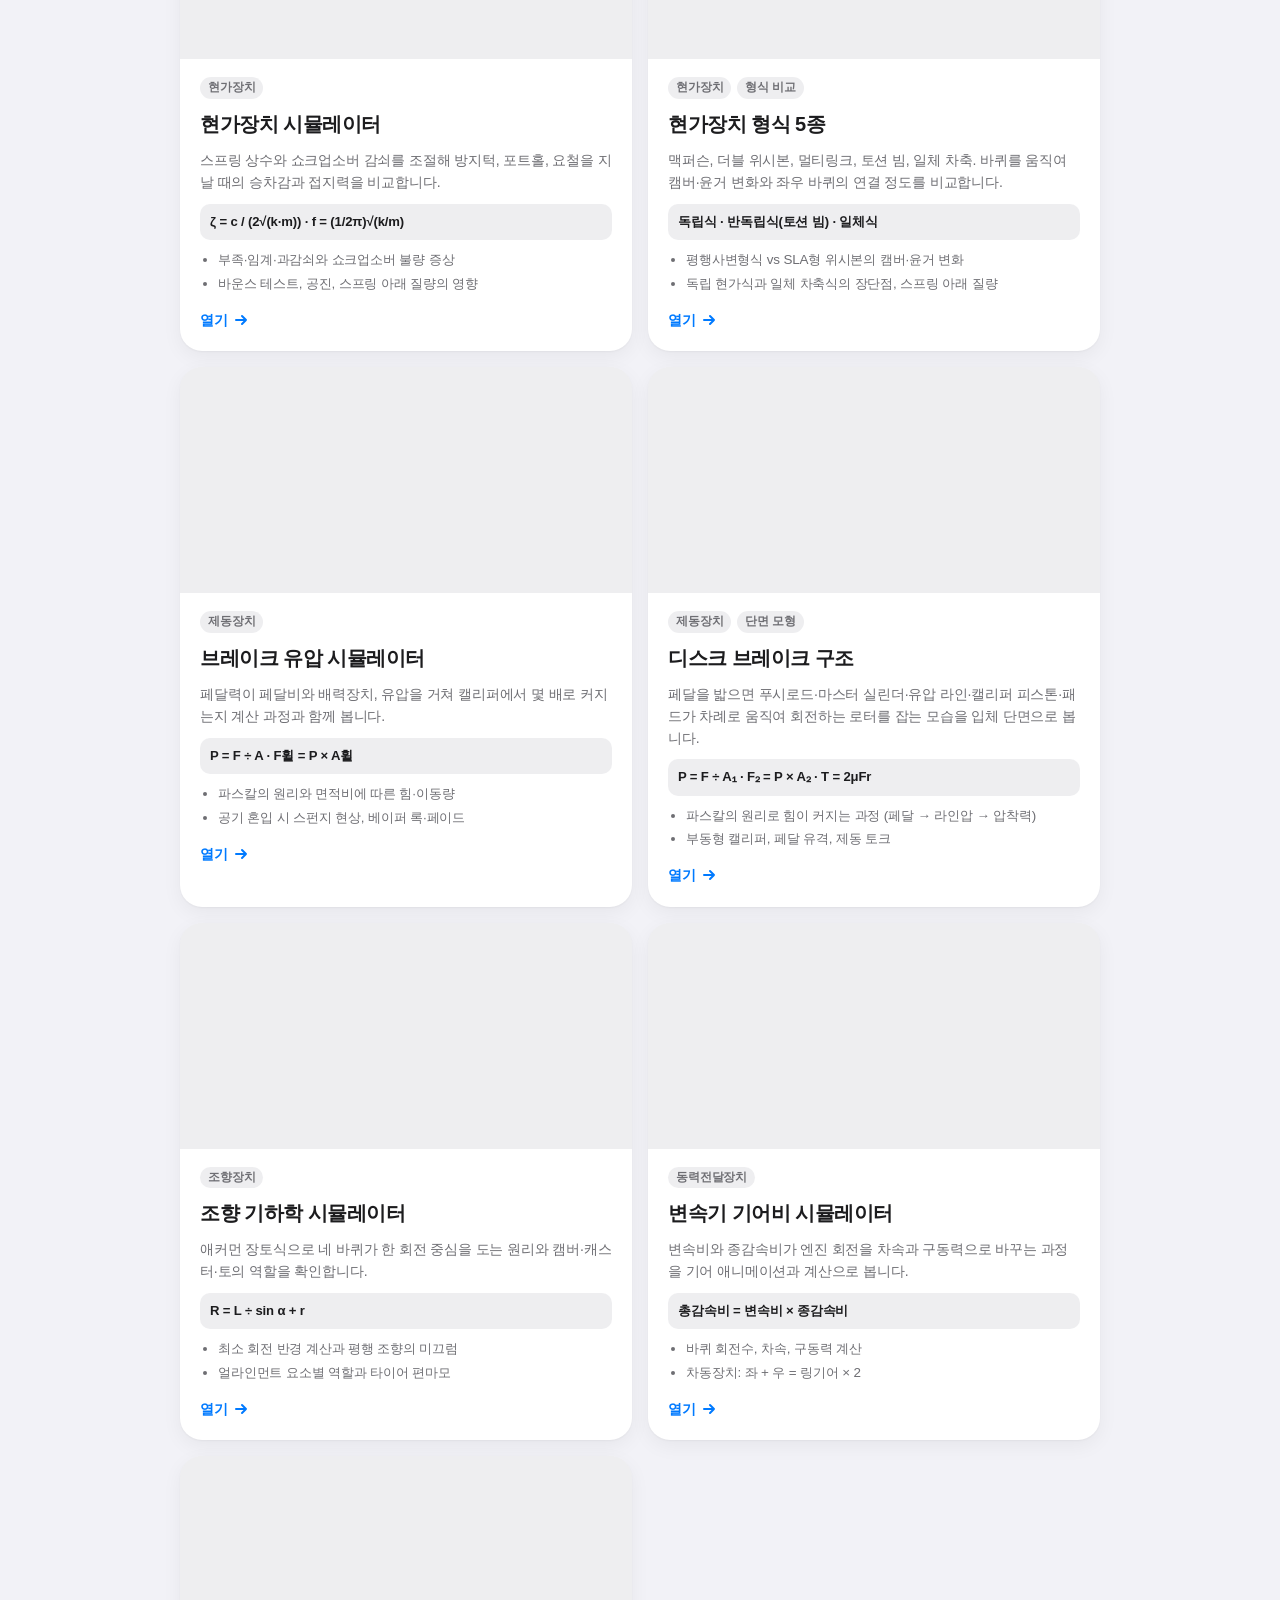
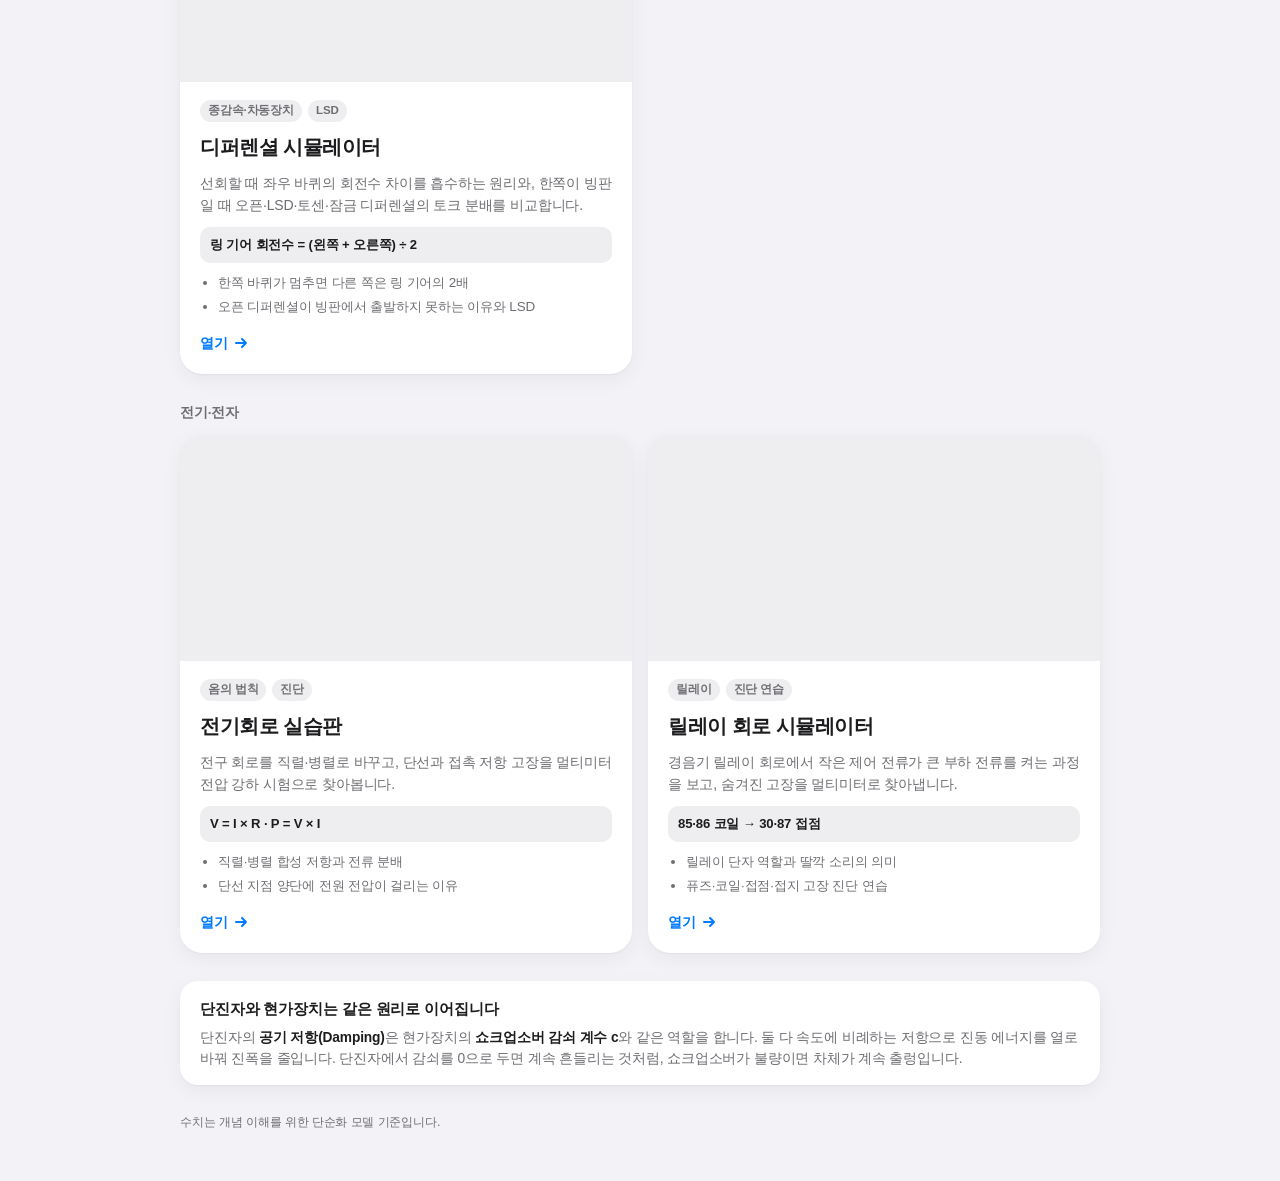
<file: public/lab.html>
<!DOCTYPE html>
<html lang="ko">
<head>
<meta charset="UTF-8">
<meta name="viewport" content="width=device-width, initial-scale=1.0, viewport-fit=cover">
<title>물리 시스템 알기</title>
<style>
  /* Layout: 소개 → 문제 풀이 배너 → 시험 과목별 섹션(기초·엔진·섀시 2×2·전기) → 연결 개념 */
  :root {
    --bg: #f2f2f7;
    --surface: #ffffff;
    --fill: rgba(118, 118, 128, 0.12);
    --fg: #1c1c1e;
    --fg-2: #6e6e73;
    --line: rgba(60, 60, 67, 0.14);
    --accent: #007aff;
    --accent-soft: rgba(0, 122, 255, 0.12);
    --spring: #ff9500;
    --bob: #ff3b30;
    --steel: #8e8e93;
    --fluid: #af52de;
    --shadow: 0 1px 2px rgba(0, 0, 0, 0.04), 0 6px 20px rgba(0, 0, 0, 0.05);
    --shadow-hover: 0 2px 4px rgba(0, 0, 0, 0.05), 0 14px 34px rgba(0, 0, 0, 0.10);
    --ease-out: cubic-bezier(0.16, 1, 0.3, 1);
    --font: -apple-system, BlinkMacSystemFont, "SF Pro Text", "Apple SD Gothic Neo", "Noto Sans KR", "Malgun Gothic", "Helvetica Neue", sans-serif;
  }
  @media (prefers-color-scheme: dark) {
    :root:not([data-theme="light"]) {
      --bg: #000000; --surface: #1c1c1e; --fill: rgba(118, 118, 128, 0.24);
      --fg: #f5f5f7; --fg-2: #98989f; --line: rgba(84, 84, 88, 0.5);
      --accent: #0a84ff; --accent-soft: rgba(10, 132, 255, 0.2);
      --spring: #ff9f0a; --bob: #ff453a; --steel: #aeaeb2; --fluid: #bf5af2;
      --shadow: 0 0 0 1px rgba(255, 255, 255, 0.05);
      --shadow-hover: 0 0 0 1px rgba(255, 255, 255, 0.12), 0 14px 34px rgba(0, 0, 0, 0.6);
      color-scheme: dark;
    }
  }
  :root[data-theme="dark"] {
    --bg: #000000; --surface: #1c1c1e; --fill: rgba(118, 118, 128, 0.24);
    --fg: #f5f5f7; --fg-2: #98989f; --line: rgba(84, 84, 88, 0.5);
    --accent: #0a84ff; --accent-soft: rgba(10, 132, 255, 0.2);
    --spring: #ff9f0a; --bob: #ff453a; --steel: #aeaeb2; --fluid: #bf5af2;
    --shadow: 0 0 0 1px rgba(255, 255, 255, 0.05);
    --shadow-hover: 0 0 0 1px rgba(255, 255, 255, 0.12), 0 14px 34px rgba(0, 0, 0, 0.6);
    color-scheme: dark;
  }

  * { box-sizing: border-box; }
  body {
    margin: 0;
    padding-inline: 16px;
    padding-block: 32px 48px;
    background: var(--bg);
    color: var(--fg);
    font-family: var(--font);
    font-size: 15px;
    line-height: 1.55;
    letter-spacing: -0.01em;
    -webkit-font-smoothing: antialiased;
  }
  .wrap { max-width: 920px; margin: 0 auto; display: grid; gap: 28px; }

  header { display: grid; gap: 8px; }
  .eyebrow { font-size: 0.78rem; font-weight: 600; color: var(--fg-2); letter-spacing: 0.02em; margin: 0; }
  h1 { margin: 0; font-size: clamp(1.8rem, 5vw, 2.5rem); font-weight: 700; letter-spacing: -0.035em; line-height: 1.15; text-wrap: balance; }
  .lead { margin: 0; color: var(--fg-2); max-width: 60ch; }

  .section-title { font-size: 0.85rem; font-weight: 650; color: var(--fg-2); margin: 0 0 12px; }

  /* 카드 = 링크 전체. 호버 시 살짝 떠오르고 화살표가 앞으로 → '이동한다'는 신호 */
  .cards { display: grid; gap: 16px; grid-template-columns: minmax(0, 1fr); }
  @media (min-width: 720px) { .cards { grid-template-columns: repeat(2, minmax(0, 1fr)); } }

  .card {
    display: grid; grid-template-rows: auto 1fr; min-width: 0;
    background: var(--surface); border-radius: 22px; overflow: hidden;
    box-shadow: var(--shadow); color: inherit; text-decoration: none;
    transition: transform 0.35s var(--ease-out), box-shadow 0.35s var(--ease-out);
  }
  .card:hover { transform: translateY(-3px); box-shadow: var(--shadow-hover); }
  .card:active { transform: translateY(0) scale(0.985); transition-duration: 0.12s; }
  .card:focus-visible { outline: 2px solid var(--accent); outline-offset: 3px; }

  .preview { display: block; width: 100%; aspect-ratio: 16 / 8; background: var(--fill); }

  .card-body { display: grid; gap: 10px; padding: 18px 20px 20px; align-content: start; }
  .meta { display: flex; flex-wrap: wrap; gap: 6px; align-items: center; }
  .step { font-size: 0.72rem; font-weight: 700; color: var(--accent); background: var(--accent-soft); padding: 2px 8px; border-radius: 999px; font-variant-numeric: tabular-nums; }
  .tag { font-size: 0.72rem; font-weight: 600; color: var(--fg-2); background: var(--fill); padding: 2px 8px; border-radius: 999px; }
  .card h2 { margin: 0; font-size: 1.25rem; letter-spacing: -0.025em; }
  .card p { margin: 0; font-size: 0.88rem; color: var(--fg-2); }
  .formula {
    font-size: 0.82rem; font-weight: 600; font-variant-numeric: tabular-nums;
    padding: 8px 10px; border-radius: 10px; background: var(--fill); color: var(--fg);
    overflow-x: auto; white-space: nowrap;
  }
  .learn { margin: 0; padding-left: 18px; display: grid; gap: 3px; font-size: 0.84rem; color: var(--fg-2); }
  .open { display: inline-flex; align-items: center; gap: 6px; font-size: 0.9rem; font-weight: 650; color: var(--accent); margin-top: 4px; }
  .open svg { width: 14px; height: 14px; transition: transform 0.3s var(--ease-out); }
  .card:hover .open svg { transform: translateX(4px); }

  /* 두 페이지를 잇는 개념 */
  .bridge {
    display: grid; gap: 6px; padding: 16px 20px; border-radius: 18px;
    background: var(--surface); box-shadow: var(--shadow);
  }
  .bridge strong { font-size: 0.95rem; }
  .bridge p { margin: 0; font-size: 0.86rem; color: var(--fg-2); }
  .bridge code { font-family: inherit; font-weight: 650; color: var(--fg); }

  /* 기초 카드: 넓은 화면에서 미리보기와 설명을 가로로 */
  @media (min-width: 720px) {
    .card.wide { grid-template-columns: minmax(0, 1.1fr) minmax(0, 1fr); grid-template-rows: none; }
    .card.wide .preview { aspect-ratio: auto; height: 100%; min-height: 240px; }
  }
  .sections { display: grid; gap: 28px; }

  .quiz-banner {
    display: flex; align-items: center; gap: 14px; padding: 16px 20px; border-radius: 20px;
    background: var(--accent); color: #fff; text-decoration: none; box-shadow: var(--shadow);
    transition: transform 0.35s var(--ease-out), box-shadow 0.35s var(--ease-out);
  }
  .quiz-banner:hover { transform: translateY(-2px); box-shadow: var(--shadow-hover); }
  .quiz-banner:active { transform: scale(0.985); transition-duration: 0.12s; }
  .quiz-banner:focus-visible { outline: 2px solid var(--fg); outline-offset: 3px; }
  .quiz-icon { width: 40px; height: 40px; border-radius: 12px; background: rgba(255, 255, 255, 0.2); display: grid; place-items: center; flex-shrink: 0; }
  .quiz-icon svg { width: 22px; height: 22px; }
  .quiz-text { display: grid; gap: 2px; min-width: 0; flex: 1; }
  .quiz-text strong { font-size: 1.05rem; }
  .quiz-text small { font-size: 0.8rem; opacity: 0.85; }
  .quiz-banner .open { color: #fff; margin: 0; flex-shrink: 0; }
  .quiz-banner:hover .open svg { transform: translateX(4px); }
  .meta:empty { display: none; }

  footer { font-size: 0.78rem; color: var(--fg-2); }

  @media (prefers-reduced-motion: reduce) {
    *, *::before, *::after { transition-duration: 0.01ms !important; }
  }
</style>
</head>
<body>
<div class="wrap">
  <header>
    <p class="eyebrow">자동차산업기사 · 인터랙티브 학습 · <a href="./" style="color:var(--accent);text-decoration:none;">← 처음 화면</a></p>
    <h1>물리 시스템 알기</h1>
    <p class="lead">교재의 공식과 그림을 직접 움직여 보며 익히는 시뮬레이터 11개, 마력·토크 계산기, 연습 문제입니다. 섹션은 시험 과목 순서로 묶었습니다. 값을 바꾸면 결과가 바로 보이니, 외우기 전에 먼저 눈으로 이해해 보세요.</p>
  </header>

  <div class="sections">
  <a class="quiz-banner" href="quiz.html">
    <span class="quiz-icon" aria-hidden="true"><svg viewBox="0 0 24 24" fill="none" stroke="currentColor" stroke-width="2" stroke-linecap="round" stroke-linejoin="round"><path d="M9 11l2 2 4-4"/><rect x="4" y="3" width="16" height="18" rx="2"/></svg></span>
    <span class="quiz-text"><strong>기출 유형 문제 32개</strong><small>8개 단원 계산·개념 문제. 답을 고르면 해설과 해당 시뮬레이터로 연결됩니다</small></span>
    <span class="open">풀기 <svg viewBox="0 0 14 14" fill="none" stroke="currentColor" stroke-width="2" stroke-linecap="round" stroke-linejoin="round" aria-hidden="true"><path d="M2 7h10M8 3l4 4-4 4"/></svg></span>
  </a>

  <section>
    <h2 class="section-title">기초 물리</h2>
      <a class="card wide" href="pendulum.html">
        <canvas class="preview" id="pvPendulum" aria-hidden="true"></canvas>
        <div class="card-body">
          <div class="meta"><span class="tag">진동과 에너지</span><span class="tag">3D</span></div>
          <h2>단진자 3D</h2>
          <p>실의 길이, 중력, 질량, 공기 저항을 바꾸며 주기와 역학적 에너지 보존을 확인합니다.</p>
          <div class="formula">T = 2π√(L / g)</div>
          <ul class="learn">
            <li>주기는 질량과 무관하고 길이와 중력에만 달라짐</li>
            <li>운동·위치 에너지의 교환과 감쇠에 의한 손실</li>
          </ul>
          <span class="open">열기
            <svg viewBox="0 0 14 14" fill="none" stroke="currentColor" stroke-width="2" stroke-linecap="round" stroke-linejoin="round" aria-hidden="true"><path d="M2 7h10M8 3l4 4-4 4"/></svg>
          </span>
        </div>
      </a>
  </section>

  <section>
    <h2 class="section-title">엔진</h2>
      <a class="card wide" href="engine.html">
        <canvas class="preview" id="pvEngine" aria-hidden="true"></canvas>
        <div class="card-body">
          <div class="meta"><span class="tag">4행정 사이클</span></div>
          <h2>4행정 엔진 시뮬레이터</h2>
          <p>흡입·압축·폭발·배기 행정과 밸브 타이밍 선도를 함께 보고, 배기량과 압축비를 계산합니다.</p>
          <div class="formula">ε = (Vs + Vc) ÷ Vc · 오버랩 = IO + EC</div>
          <ul class="learn">
            <li>밸브 열림 기간과 오버랩 계산</li>
            <li>배기량, 압축비, 평균 피스톤 속도, 폭발 간격</li>
          </ul>
          <span class="open">열기
            <svg viewBox="0 0 14 14" fill="none" stroke="currentColor" stroke-width="2" stroke-linecap="round" stroke-linejoin="round" aria-hidden="true"><path d="M2 7h10M8 3l4 4-4 4"/></svg>
          </span>
        </div>
      </a>
      <a class="card wide" href="calc.html#power" style="margin-top:16px">
        <canvas class="preview" id="pvPower" aria-hidden="true"></canvas>
        <div class="card-body">
          <div class="meta"><span class="tag">마력·토크</span><span class="tag">계산기</span><span class="tag">문제 풀이</span></div>
          <h2>정비 이론 계산기</h2>
          <p>회전수별 토크를 넣으면 출력(PS·kW) 곡선이 그려집니다. 지시마력·기계효율, 구동력·주행저항, 배기량·압축비, 변속비·차속, 제동거리까지 6개 탭으로 계산하고, 숫자가 매번 바뀌는 계산 문제로 연습합니다.</p>
          <div class="formula">PS = T[kgf·m] × N ÷ 716.2 · kW = T[N·m] × N ÷ 9549</div>
          <ul class="learn">
            <li>최대 토크와 최대 출력이 나오는 회전수가 다른 이유</li>
            <li>지시마력·제동마력·기계효율·정미열효율 계산</li>
            <li>구동력과 주행저항이 만나는 점으로 보는 최고속·등판능력</li>
          </ul>
          <span class="open">열기
            <svg viewBox="0 0 14 14" fill="none" stroke="currentColor" stroke-width="2" stroke-linecap="round" stroke-linejoin="round" aria-hidden="true"><path d="M2 7h10M8 3l4 4-4 4"/></svg>
          </span>
        </div>
      </a>
  </section>

  <section>
    <h2 class="section-title">섀시</h2>
    <div class="cards">
      <a class="card" href="suspension.html">
        <canvas class="preview" id="pvSuspension" aria-hidden="true"></canvas>
        <div class="card-body">
          <div class="meta"><span class="tag">현가장치</span></div>
          <h2>현가장치 시뮬레이터</h2>
          <p>스프링 상수와 쇼크업소버 감쇠를 조절해 방지턱, 포트홀, 요철을 지날 때의 승차감과 접지력을 비교합니다.</p>
          <div class="formula">ζ = c / (2√(k·m)) · f = (1/2π)√(k/m)</div>
          <ul class="learn">
            <li>부족·임계·과감쇠와 쇼크업소버 불량 증상</li>
            <li>바운스 테스트, 공진, 스프링 아래 질량의 영향</li>
          </ul>
          <span class="open">열기
            <svg viewBox="0 0 14 14" fill="none" stroke="currentColor" stroke-width="2" stroke-linecap="round" stroke-linejoin="round" aria-hidden="true"><path d="M2 7h10M8 3l4 4-4 4"/></svg>
          </span>
        </div>
      </a>
      <a class="card" href="suspension-types.html">
        <canvas class="preview" id="pvSusType" aria-hidden="true"></canvas>
        <div class="card-body">
          <div class="meta"><span class="tag">현가장치</span><span class="tag">형식 비교</span></div>
          <h2>현가장치 형식 5종</h2>
          <p>맥퍼슨, 더블 위시본, 멀티링크, 토션 빔, 일체 차축. 바퀴를 움직여 캠버·윤거 변화와 좌우 바퀴의 연결 정도를 비교합니다.</p>
          <div class="formula">독립식 · 반독립식(토션 빔) · 일체식</div>
          <ul class="learn">
            <li>평행사변형식 vs SLA형 위시본의 캠버·윤거 변화</li>
            <li>독립 현가식과 일체 차축식의 장단점, 스프링 아래 질량</li>
          </ul>
          <span class="open">열기
            <svg viewBox="0 0 14 14" fill="none" stroke="currentColor" stroke-width="2" stroke-linecap="round" stroke-linejoin="round" aria-hidden="true"><path d="M2 7h10M8 3l4 4-4 4"/></svg>
          </span>
        </div>
      </a>
      <a class="card" href="brake.html">
        <canvas class="preview" id="pvBrake" aria-hidden="true"></canvas>
        <div class="card-body">
          <div class="meta"><span class="tag">제동장치</span></div>
          <h2>브레이크 유압 시뮬레이터</h2>
          <p>페달력이 페달비와 배력장치, 유압을 거쳐 캘리퍼에서 몇 배로 커지는지 계산 과정과 함께 봅니다.</p>
          <div class="formula">P = F ÷ A · F휠 = P × A휠</div>
          <ul class="learn">
            <li>파스칼의 원리와 면적비에 따른 힘·이동량</li>
            <li>공기 혼입 시 스펀지 현상, 베이퍼 록·페이드</li>
          </ul>
          <span class="open">열기
            <svg viewBox="0 0 14 14" fill="none" stroke="currentColor" stroke-width="2" stroke-linecap="round" stroke-linejoin="round" aria-hidden="true"><path d="M2 7h10M8 3l4 4-4 4"/></svg>
          </span>
        </div>
      </a>
      <a class="card" href="disc-brake.html">
        <canvas class="preview" id="pvDisc" aria-hidden="true"></canvas>
        <div class="card-body">
          <div class="meta"><span class="tag">제동장치</span><span class="tag">단면 모형</span></div>
          <h2>디스크 브레이크 구조</h2>
          <p>페달을 밟으면 푸시로드·마스터 실린더·유압 라인·캘리퍼 피스톤·패드가 차례로 움직여 회전하는 로터를 잡는 모습을 입체 단면으로 봅니다.</p>
          <div class="formula">P = F ÷ A₁ · F₂ = P × A₂ · T = 2μFr</div>
          <ul class="learn">
            <li>파스칼의 원리로 힘이 커지는 과정 (페달 → 라인압 → 압착력)</li>
            <li>부동형 캘리퍼, 페달 유격, 제동 토크</li>
          </ul>
          <span class="open">열기
            <svg viewBox="0 0 14 14" fill="none" stroke="currentColor" stroke-width="2" stroke-linecap="round" stroke-linejoin="round" aria-hidden="true"><path d="M2 7h10M8 3l4 4-4 4"/></svg>
          </span>
        </div>
      </a>
      <a class="card" href="steering.html">
        <canvas class="preview" id="pvSteering" aria-hidden="true"></canvas>
        <div class="card-body">
          <div class="meta"><span class="tag">조향장치</span></div>
          <h2>조향 기하학 시뮬레이터</h2>
          <p>애커먼 장토식으로 네 바퀴가 한 회전 중심을 도는 원리와 캠버·캐스터·토의 역할을 확인합니다.</p>
          <div class="formula">R = L ÷ sin α + r</div>
          <ul class="learn">
            <li>최소 회전 반경 계산과 평행 조향의 미끄럼</li>
            <li>얼라인먼트 요소별 역할과 타이어 편마모</li>
          </ul>
          <span class="open">열기
            <svg viewBox="0 0 14 14" fill="none" stroke="currentColor" stroke-width="2" stroke-linecap="round" stroke-linejoin="round" aria-hidden="true"><path d="M2 7h10M8 3l4 4-4 4"/></svg>
          </span>
        </div>
      </a>
      <a class="card" href="gearbox.html">
        <canvas class="preview" id="pvGear" aria-hidden="true"></canvas>
        <div class="card-body">
          <div class="meta"><span class="tag">동력전달장치</span></div>
          <h2>변속기 기어비 시뮬레이터</h2>
          <p>변속비와 종감속비가 엔진 회전을 차속과 구동력으로 바꾸는 과정을 기어 애니메이션과 계산으로 봅니다.</p>
          <div class="formula">총감속비 = 변속비 × 종감속비</div>
          <ul class="learn">
            <li>바퀴 회전수, 차속, 구동력 계산</li>
            <li>차동장치: 좌 + 우 = 링기어 × 2</li>
          </ul>
          <span class="open">열기
            <svg viewBox="0 0 14 14" fill="none" stroke="currentColor" stroke-width="2" stroke-linecap="round" stroke-linejoin="round" aria-hidden="true"><path d="M2 7h10M8 3l4 4-4 4"/></svg>
          </span>
        </div>
      </a>
      <a class="card" href="differential.html">
        <canvas class="preview" id="pvDiff" aria-hidden="true"></canvas>
        <div class="card-body">
          <div class="meta"><span class="tag">종감속·차동장치</span><span class="tag">LSD</span></div>
          <h2>디퍼렌셜 시뮬레이터</h2>
          <p>선회할 때 좌우 바퀴의 회전수 차이를 흡수하는 원리와, 한쪽이 빙판일 때 오픈·LSD·토센·잠금 디퍼렌셜의 토크 분배를 비교합니다.</p>
          <div class="formula">링 기어 회전수 = (왼쪽 + 오른쪽) ÷ 2</div>
          <ul class="learn">
            <li>한쪽 바퀴가 멈추면 다른 쪽은 링 기어의 2배</li>
            <li>오픈 디퍼렌셜이 빙판에서 출발하지 못하는 이유와 LSD</li>
          </ul>
          <span class="open">열기
            <svg viewBox="0 0 14 14" fill="none" stroke="currentColor" stroke-width="2" stroke-linecap="round" stroke-linejoin="round" aria-hidden="true"><path d="M2 7h10M8 3l4 4-4 4"/></svg>
          </span>
        </div>
      </a>
    </div>
  </section>

  <section>
    <h2 class="section-title">전기·전자</h2>
    <div class="cards">
      <a class="card" href="circuit.html">
        <canvas class="preview" id="pvCircuit" aria-hidden="true"></canvas>
        <div class="card-body">
          <div class="meta"><span class="tag">옴의 법칙</span><span class="tag">진단</span></div>
          <h2>전기회로 실습판</h2>
          <p>전구 회로를 직렬·병렬로 바꾸고, 단선과 접촉 저항 고장을 멀티미터 전압 강하 시험으로 찾아봅니다.</p>
          <div class="formula">V = I × R · P = V × I</div>
          <ul class="learn">
            <li>직렬·병렬 합성 저항과 전류 분배</li>
            <li>단선 지점 양단에 전원 전압이 걸리는 이유</li>
          </ul>
          <span class="open">열기
            <svg viewBox="0 0 14 14" fill="none" stroke="currentColor" stroke-width="2" stroke-linecap="round" stroke-linejoin="round" aria-hidden="true"><path d="M2 7h10M8 3l4 4-4 4"/></svg>
          </span>
        </div>
      </a>
      <a class="card" href="relay.html">
        <canvas class="preview" id="pvRelay" aria-hidden="true"></canvas>
        <div class="card-body">
          <div class="meta"><span class="tag">릴레이</span><span class="tag">진단 연습</span></div>
          <h2>릴레이 회로 시뮬레이터</h2>
          <p>경음기 릴레이 회로에서 작은 제어 전류가 큰 부하 전류를 켜는 과정을 보고, 숨겨진 고장을 멀티미터로 찾아냅니다.</p>
          <div class="formula">85·86 코일 → 30·87 접점</div>
          <ul class="learn">
            <li>릴레이 단자 역할과 딸깍 소리의 의미</li>
            <li>퓨즈·코일·접점·접지 고장 진단 연습</li>
          </ul>
          <span class="open">열기
            <svg viewBox="0 0 14 14" fill="none" stroke="currentColor" stroke-width="2" stroke-linecap="round" stroke-linejoin="round" aria-hidden="true"><path d="M2 7h10M8 3l4 4-4 4"/></svg>
          </span>
        </div>
      </a>
    </div>
  </section>
  </div>

  <section class="bridge">
    <strong>단진자와 현가장치는 같은 원리로 이어집니다</strong>
    <p>단진자의 <code>공기 저항(Damping)</code>은 현가장치의 <code>쇼크업소버 감쇠 계수 c</code>와 같은 역할을 합니다. 둘 다 속도에 비례하는 저항으로 진동 에너지를 열로 바꿔 진폭을 줄입니다. 단진자에서 감쇠를 0으로 두면 계속 흔들리는 것처럼, 쇼크업소버가 불량이면 차체가 계속 출렁입니다.</p>
  </section>

  <footer>수치는 개념 이해를 위한 단순화 모델 기준입니다.</footer>
</div>

<script>
(() => {
  const reduce = window.matchMedia && window.matchMedia('(prefers-reduced-motion: reduce)').matches;
  let C = {};
  function readTokens() {
    const cs = getComputedStyle(document.documentElement);
    ['fg', 'fg-2', 'line', 'accent', 'spring', 'bob', 'steel', 'surface', 'fluid'].forEach(t => { C[t] = cs.getPropertyValue('--' + t).trim(); });
  }
  readTokens();
  if (window.matchMedia) window.matchMedia('(prefers-color-scheme: dark)').addEventListener('change', readTokens);
  new MutationObserver(readTokens).observe(document.documentElement, { attributes: true, attributeFilter: ['data-theme'] });

  function setup(cv) {
    const ctx = cv.getContext('2d');
    const fit = () => {
      const dpr = Math.min(window.devicePixelRatio || 1, 2);
      const r = cv.getBoundingClientRect();
      cv.width = Math.round(r.width * dpr); cv.height = Math.round(r.height * dpr);
      ctx.setTransform(dpr, 0, 0, dpr, 0, 0);
      cv._w = r.width; cv._h = r.height; cv._dirty = true;  // 크기 재설정은 캔버스를 지우므로 다시 그리기 표시
    };
    new ResizeObserver(fit).observe(cv);
    fit();
    return ctx;
  }

  const pv1 = document.getElementById('pvPendulum');
  const pv2 = document.getElementById('pvSuspension');
  const pv3 = document.getElementById('pvBrake');
  const pv4 = document.getElementById('pvEngine');
  const pv5 = document.getElementById('pvSteering');
  const pvG = document.getElementById('pvGear');
  const pvP = document.getElementById('pvPower');
  const pvS = document.getElementById('pvSusType');
  const pvD = document.getElementById('pvDiff');
  const pvK = document.getElementById('pvDisc');
  const pvC = document.getElementById('pvCircuit');
  const pvR = document.getElementById('pvRelay');
  const ctx1 = setup(pv1), ctx2 = setup(pv2), ctx3 = setup(pv3), ctx4 = setup(pv4), ctx5 = setup(pv5), ctxG = setup(pvG), ctxC = setup(pvC), ctxR = setup(pvR), ctxP = setup(pvP), ctxS = setup(pvS), ctxD = setup(pvD), ctxK = setup(pvK);

  // 단진자 미리보기: 감쇠 없이 일정하게 흔들림
  function drawPendulum(t) {
    const W = pv1._w, H = pv1._h, ctx = ctx1;
    ctx.clearRect(0, 0, W, H);
    const px = W / 2, py = H * 0.16, L = H * 0.6;
    const a = (reduce ? 0.5 : Math.cos(t * 2.6)) * 0.55;
    ctx.strokeStyle = C.steel; ctx.lineWidth = 3; ctx.lineCap = 'round';
    ctx.beginPath(); ctx.moveTo(px - 70, py); ctx.lineTo(px + 70, py); ctx.stroke();
    // 궤적 호
    ctx.strokeStyle = C.accent; ctx.globalAlpha = 0.35; ctx.lineWidth = 2;
    ctx.beginPath(); ctx.arc(px, py, L, Math.PI / 2 - 0.55, Math.PI / 2 + 0.55); ctx.stroke();
    ctx.globalAlpha = 1;
    const bx = px + Math.sin(a) * L, by = py + Math.cos(a) * L;
    ctx.strokeStyle = C['fg-2']; ctx.lineWidth = 1.5;
    ctx.beginPath(); ctx.moveTo(px, py); ctx.lineTo(bx, by); ctx.stroke();
    ctx.fillStyle = C.accent; ctx.beginPath(); ctx.arc(px, py, 5, 0, Math.PI * 2); ctx.fill();
    ctx.fillStyle = C.bob; ctx.beginPath(); ctx.arc(bx, by, Math.max(10, H * 0.07), 0, Math.PI * 2); ctx.fill();
  }

  // 현가장치 미리보기: 방지턱을 넘은 뒤 감쇠 진동 (ζ≈0.3)
  function drawSuspension(t) {
    const W = pv2._w, H = pv2._h, ctx = ctx2;
    ctx.clearRect(0, 0, W, H);
    const s = H / 150;
    const groundY = H * 0.82, wx = W * 0.42;
    const cycle = 3.2, local = reduce ? 1.4 : t % cycle;
    // 차체 응답: 감쇠 정현파
    const body = local < 0.25 ? Math.sin(local / 0.25 * Math.PI / 2) * 16 * s
      : 16 * s * Math.exp(-2.4 * (local - 0.25)) * Math.cos(8.2 * (local - 0.25));
    const wheel = local < 0.35 ? Math.sin(local / 0.35 * Math.PI) * 12 * s : 0;
    // 노면과 지나간 방지턱
    ctx.strokeStyle = C['fg-2']; ctx.lineWidth = 2;
    ctx.beginPath(); ctx.moveTo(0, groundY);
    const bumpX = wx - local * 120 * s;
    for (let x = 0; x <= W; x += 2) {
      const d = x - bumpX;
      const h = Math.abs(d) < 26 * s ? Math.cos(d / (26 * s) * Math.PI / 2) * 12 * s : 0;
      ctx.lineTo(x, groundY - h);
    }
    ctx.stroke();
    const R = 20 * s, hubY = groundY - R - wheel;
    const bodyBottom = groundY - R - 34 * s - body;
    // 스프링
    const sx = wx - 6 * s, segs = 10, cw = 6 * s;
    ctx.strokeStyle = C.spring; ctx.lineWidth = 2.5 * s; ctx.lineJoin = 'round';
    ctx.beginPath(); ctx.moveTo(sx, hubY);
    for (let i = 1; i < segs; i++) ctx.lineTo(sx + (i % 2 ? cw : -cw), hubY + (bodyBottom - hubY) * i / segs);
    ctx.lineTo(sx, bodyBottom); ctx.stroke();
    // 댐퍼
    ctx.strokeStyle = C.steel; ctx.lineWidth = 2 * s;
    ctx.beginPath(); ctx.moveTo(wx + 12 * s, bodyBottom); ctx.lineTo(wx + 12 * s, hubY); ctx.stroke();
    ctx.fillStyle = C.steel; ctx.fillRect(wx + 8 * s, hubY - 18 * s, 8 * s, 18 * s);
    // 바퀴
    ctx.fillStyle = C.fg; ctx.beginPath(); ctx.arc(wx, hubY, R, 0, Math.PI * 2); ctx.fill();
    ctx.fillStyle = C.steel; ctx.beginPath(); ctx.arc(wx, hubY, R * 0.55, 0, Math.PI * 2); ctx.fill();
    // 차체
    ctx.fillStyle = C.accent; ctx.globalAlpha = 0.9;
    const bw = 120 * s, bh = 26 * s, x0 = wx - bw * 0.4, y0 = bodyBottom - bh, r = 8 * s;
    ctx.beginPath();
    ctx.moveTo(x0 + r, y0); ctx.arcTo(x0 + bw, y0, x0 + bw, y0 + bh, r); ctx.arcTo(x0 + bw, y0 + bh, x0, y0 + bh, r);
    ctx.arcTo(x0, y0 + bh, x0, y0, r); ctx.arcTo(x0, y0, x0 + bw, y0, r); ctx.fill();
    ctx.globalAlpha = 1;
  }


  // 브레이크 미리보기: 작은 피스톤 → 큰 피스톤으로 압력 전달
  function drawBrake(t) {
    const W = pv3._w, H = pv3._h, ctx = ctx3;
    ctx.clearRect(0, 0, W, H);
    const k = reduce ? 0.7 : (Math.sin(t * 1.8) + 1) / 2;
    const s = H / 150, cy = H * 0.55;
    const x1 = W * 0.22, x2 = W * 0.68, h1 = 18 * s, h2 = 52 * s;
    ctx.globalAlpha = 0.25 + 0.55 * k; ctx.fillStyle = C.fluid;
    ctx.fillRect(x1, cy - h1 / 2, x2 - x1, h1);
    ctx.fillRect(x2, cy - h2 / 2, 40 * s, h2);
    ctx.globalAlpha = 1;
    ctx.fillStyle = C.steel;
    ctx.fillRect(x1 - 14 * s + k * 26 * s, cy - h1 / 2, 8 * s, h1);
    ctx.fillRect(x2 + 32 * s + k * 7 * s, cy - h2 / 2, 10 * s, h2);
    ctx.fillStyle = C.fg;
    ctx.fillRect(x2 + 58 * s, cy - h2 / 2 - 14 * s, 6 * s, h2 + 28 * s);
    ctx.strokeStyle = C.spring; ctx.fillStyle = C.spring; ctx.lineWidth = 3 * s;
    const ax = x1 - 44 * s + k * 26 * s;
    ctx.beginPath(); ctx.moveTo(ax, cy); ctx.lineTo(ax + 22 * s, cy); ctx.stroke();
    ctx.beginPath(); ctx.moveTo(ax + 28 * s, cy); ctx.lineTo(ax + 20 * s, cy - 5 * s); ctx.lineTo(ax + 20 * s, cy + 5 * s); ctx.closePath(); ctx.fill();
  }

  // 엔진 미리보기: 크랭크·커넥팅 로드·피스톤
  function drawEngine(t) {
    const W = pv4._w, H = pv4._h, ctx = ctx4;
    ctx.clearRect(0, 0, W, H);
    const th = reduce ? 2.2 : t * 2.4;
    const S = H * 0.26, r = S / 2, l = S * 1.5, cx = W / 2;
    const top = H * 0.1, crankY = top + S * 0.3 + r + l + S * 0.2;
    const x = r * Math.cos(th) + Math.sqrt(l * l - Math.pow(r * Math.sin(th), 2));
    const pTop = crankY - x - S * 0.2;
    const bw = S * 0.9;
    ctx.fillStyle = C.steel; ctx.globalAlpha = 0.35;
    ctx.fillRect(cx - bw / 2 - 5, top - 4, 5, S * 1.6); ctx.fillRect(cx + bw / 2, top - 4, 5, S * 1.6);
    ctx.globalAlpha = 1;
    const power = (Math.floor(((th % (4 * Math.PI)) + 4 * Math.PI) % (4 * Math.PI) / Math.PI)) === 2;
    ctx.globalAlpha = 0.35; ctx.fillStyle = power ? C.bob : C.accent;
    ctx.fillRect(cx - bw / 2, top, bw, pTop - top);
    ctx.globalAlpha = 1;
    ctx.fillStyle = C.fg; ctx.fillRect(cx - bw / 2 + 1, pTop, bw - 2, S * 0.4);
    const px = cx + r * Math.sin(th), py = crankY - r * Math.cos(th);
    ctx.strokeStyle = C.steel; ctx.lineWidth = Math.max(4, S * 0.1); ctx.lineCap = 'round';
    ctx.beginPath(); ctx.moveTo(cx, pTop + S * 0.2); ctx.lineTo(px, py); ctx.stroke();
    ctx.fillStyle = C.steel; ctx.globalAlpha = 0.4;
    ctx.beginPath(); ctx.arc(cx, crankY, r * 1.3, 0, Math.PI * 2); ctx.fill();
    ctx.globalAlpha = 1; ctx.fillStyle = C.accent;
    ctx.beginPath(); ctx.arc(px, py, 4, 0, Math.PI * 2); ctx.fill();
  }

  // 조향 미리보기: 앞바퀴가 꺾이면 축선이 한 점에서 만남
  function drawSteering(t) {
    const W = pv5._w, H = pv5._h, ctx = ctx5;
    ctx.clearRect(0, 0, W, H);
    const s = H / 150;
    const di = (reduce ? 0.55 : 0.35 + 0.25 * Math.sin(t * 1.2));
    const L = 90 * s, T = 52 * s;
    const cx = W * 0.66, fy = H * 0.2, ry = fy + L;
    const xl = cx - T / 2, xr = cx + T / 2;
    const dO = Math.atan(1 / (1 / Math.tan(di) + T / L));
    const ox = xl - L / Math.tan(di);
    ctx.setLineDash([4, 4]); ctx.strokeStyle = C.accent; ctx.lineWidth = 1.5;
    [[xl, fy], [xr, fy]].forEach(([x, y]) => { ctx.beginPath(); ctx.moveTo(x, y); ctx.lineTo(ox, ry); ctx.stroke(); });
    ctx.strokeStyle = C['fg-2'];
    ctx.beginPath(); ctx.moveTo(xr, ry); ctx.lineTo(Math.min(ox, 0), ry); ctx.stroke();
    ctx.setLineDash([]);
    const wheel = (x, y, a) => { ctx.save(); ctx.translate(x, y); ctx.rotate(-a); ctx.fillStyle = C.fg; ctx.fillRect(-4 * s, -11 * s, 8 * s, 22 * s); ctx.restore(); };
    wheel(xl, fy, di); wheel(xr, fy, dO); wheel(xl, ry, 0); wheel(xr, ry, 0);
    if (ox > 0) { ctx.fillStyle = C.accent; ctx.beginPath(); ctx.arc(ox, ry, 4, 0, Math.PI * 2); ctx.fill(); }
  }


  // 변속기 미리보기: 크기가 다른 두 기어가 맞물려 회전 (작은 기어가 더 빨리)
  function drawGear(t) {
    const W = pvG._w, H = pvG._h, ctx = ctxG;
    ctx.clearRect(0, 0, W, H);
    const a = reduce ? 0.3 : t * 1.2;
    const g = (cx, cy, z, m, ang, col) => {
      const R = z * m / 2;
      ctx.save(); ctx.translate(cx, cy); ctx.rotate(ang); ctx.fillStyle = col; ctx.beginPath();
      for (let i = 0; i < z; i++) { const b = i / z * Math.PI * 2, w = Math.PI / z;
        [[R - m * 0.45, b - w * 0.55], [R + m * 0.45, b - w * 0.3], [R + m * 0.45, b + w * 0.3], [R - m * 0.45, b + w * 0.55]]
          .forEach(([r, q], j) => (i || j) ? ctx.lineTo(Math.cos(q) * r, Math.sin(q) * r) : ctx.moveTo(Math.cos(q) * r, Math.sin(q) * r)); }
      ctx.closePath(); ctx.fill();
      ctx.fillStyle = C.surface; ctx.beginPath(); ctx.arc(0, 0, R * 0.2, 0, Math.PI * 2); ctx.fill(); ctx.restore();
    };
    const m = H / 34, z1 = 12, z2 = 24;
    const x1 = W / 2 - (z1 + z2) * m / 4 - z1 * m / 4, x2 = x1 + (z1 + z2) * m / 2;
    g(x1, H / 2, z1, m, a, C.accent);
    g(x2, H / 2, z2, m, -a * z1 / z2 + Math.PI / z2, C.steel);
  }

  // 디스크 브레이크 미리보기: 로터가 돌다가 캘리퍼가 조이면(주기적으로) 천천히 멈췄다 다시 돈다
  let discPh = 0, discLast = 0;
  function drawDisc(t) {
    const W = pvK._w, H = pvK._h, ctx = ctxK;
    ctx.clearRect(0, 0, W, H);
    const cx = W * 0.44, cy = H * 0.52, R = Math.min(W, H) * 0.36;
    const cyc = (t % 4) / 4, press = reduce ? 0.6 : (cyc < 0.45 ? 0 : cyc < 0.55 ? (cyc - 0.45) / 0.1 : cyc < 0.85 ? 1 : 1 - (cyc - 0.85) / 0.15);
    const dt = discLast ? Math.min(0.05, t - discLast) : 0; discLast = t;
    if (!reduce) discPh += dt * (1 - 0.9 * press) * 3.2;
    ctx.fillStyle = C.steel; ctx.beginPath(); ctx.arc(cx, cy, R, 0, Math.PI * 2); ctx.fill();
    ctx.fillStyle = C.surface; ctx.beginPath(); ctx.arc(cx, cy, R * 0.42, 0, Math.PI * 2); ctx.fill();
    ctx.strokeStyle = C.fg; ctx.lineWidth = 1.5; ctx.beginPath(); ctx.arc(cx, cy, R * 0.42, 0, Math.PI * 2); ctx.stroke();
    ctx.fillStyle = C['fg-2'];
    for (let i = 0; i < 18; i++) { const a = discPh + i / 18 * Math.PI * 2; ctx.beginPath(); ctx.arc(cx + Math.cos(a) * R * 0.72, cy + Math.sin(a) * R * 0.72, 2, 0, Math.PI * 2); ctx.fill(); }
    for (let i = 0; i < 5; i++) { const a = discPh + i / 5 * Math.PI * 2; ctx.beginPath(); ctx.arc(cx + Math.cos(a) * R * 0.25, cy + Math.sin(a) * R * 0.25, 3, 0, Math.PI * 2); ctx.fill(); }
    const gap = 6 * (1 - press), cw = R * 0.5, ch = R * 0.9, x0 = cx + R * 0.62;
    ctx.fillStyle = press > 0.5 ? C.accent : C.fg;
    ctx.beginPath(); ctx.roundRect ? ctx.roundRect(x0 - 4 - gap, cy - ch / 2, cw, ch, 8) : ctx.rect(x0 - 4 - gap, cy - ch / 2, cw, ch); ctx.fill();
    ctx.font = `600 11px ${C.font || 'sans-serif'}`; ctx.textAlign = 'left'; ctx.textBaseline = 'middle'; ctx.fillStyle = C['fg-2'];
    ctx.fillText(press > 0.5 ? '캘리퍼 조임' : '캘리퍼', x0 + cw + 2 - gap, cy);
  }

  // 디퍼렌셜 미리보기: 위에서 본 차축. 좌회전 중이라 안쪽(왼쪽) 바퀴 줄무늬가 느리고 바깥쪽이 빠르다
  function drawDiff(t) {
    const W = pvD._w, H = pvD._h, ctx = ctxD;
    ctx.clearRect(0, 0, W, H);
    const cx = W / 2, cy = H / 2, wx = W * 0.36, ww = Math.max(16, W * 0.06), wh = H * 0.56, tt = reduce ? 0.4 : t;
    const stripes = (x, y, w, h, ph, col) => {
      ctx.save(); ctx.beginPath(); ctx.rect(x, y, w, h); ctx.clip(); ctx.fillStyle = col; ctx.fillRect(x, y, w, h);
      ctx.strokeStyle = 'rgba(255,255,255,0.35)'; ctx.lineWidth = 2; const g = 9, off = (ph % 1) * g;
      ctx.beginPath(); for (let yy = y - g + off; yy < y + h + g; yy += g) { ctx.moveTo(x, yy); ctx.lineTo(x + w, yy); } ctx.stroke(); ctx.restore();
    };
    ctx.fillStyle = C.steel; ctx.fillRect(cx - wx, cy - 3, wx * 2, 6);
    stripes(cx - wx - ww / 2, cy - wh / 2, ww, wh, tt * 1.1, C.fg);
    stripes(cx + wx - ww / 2, cy - wh / 2, ww, wh, tt * 1.7, C.fg);
    ctx.fillStyle = C.surface; ctx.strokeStyle = C.line; ctx.lineWidth = 2; ctx.beginPath(); ctx.arc(cx, cy, H * 0.2, 0, Math.PI * 2); ctx.fill(); ctx.stroke();
    stripes(cx - H * 0.2 - 4, cy - H * 0.26, 8, H * 0.52, tt * 1.4, C.accent);
    ctx.fillStyle = C.spring; ctx.fillRect(cx - 9, cy - H * 0.13, 18, 10); ctx.fillRect(cx - 9, cy + H * 0.13 - 10, 18, 10);
    ctx.font = `600 11px ${C.font || 'sans-serif'}`; ctx.fillStyle = C['fg-2']; ctx.textAlign = 'center'; ctx.textBaseline = 'top';
    ctx.fillText('안쪽 · 느림', cx - wx, cy + wh / 2 + 4); ctx.fillText('바깥쪽 · 빠름', cx + wx, cy + wh / 2 + 4);
  }

  // 현가장치 형식 미리보기: 정면에서 본 위시본. 왼쪽 바퀴만 오르내리며 기울고(캠버), 오른쪽은 그대로(독립식)
  function drawSusType(t) {
    const W = pvS._w, H = pvS._h, ctx = ctxS;
    ctx.clearRect(0, 0, W, H);
    const s = Math.min(W / 420, H / 210), cx = W / 2, gy = H * 0.86, z = reduce ? 14 : 16 * Math.sin(t * 1.6);
    const wheel = (x, dz, tilt) => {
      ctx.save(); ctx.translate(cx + x * s, gy - (60 + dz) * s); ctx.rotate(tilt);
      ctx.fillStyle = C.fg; ctx.beginPath(); ctx.roundRect ? ctx.roundRect(-14 * s, -58 * s, 28 * s, 116 * s, 6 * s) : ctx.rect(-14 * s, -58 * s, 28 * s, 116 * s); ctx.fill();
      ctx.restore();
    };
    const arm = (x1, y1, x2, y2, col) => { ctx.strokeStyle = col; ctx.lineWidth = 5 * s; ctx.lineCap = 'round'; ctx.beginPath(); ctx.moveTo(cx + x1 * s, gy - y1 * s); ctx.lineTo(cx + x2 * s, gy - y2 * s); ctx.stroke(); };
    ctx.strokeStyle = C.line; ctx.lineWidth = 1.5;
    [[-150, z], [150, 0]].forEach(([x, dz]) => { ctx.beginPath(); ctx.moveTo(cx + (x - 40) * s, gy - dz * s); ctx.lineTo(cx + (x + 40) * s, gy - dz * s); ctx.stroke(); });
    arm(-55, 40, -138, 34 + z, C.accent); arm(-60, 100, -140, 92 + z * 1.15, C.accent);
    arm(55, 40, 138, 34, C.accent); arm(60, 100, 140, 92, C.accent);
    ctx.fillStyle = C.steel; ctx.fillRect(cx - 62 * s, gy - 108 * s, 124 * s, 76 * s);
    wheel(-150, z, -z * 0.006); wheel(150, 0, 0);
  }

  // 마력·토크 미리보기: 토크(파랑)와 출력(주황) 곡선 위를 회전수 표시가 왕복. 출력 = 토크 × 회전수
  function drawPower(t) {
    const W = pvP._w, H = pvP._h, ctx = ctxP;
    ctx.clearRect(0, 0, W, H);
    const L = W * 0.1, R = W * 0.92, T = H * 0.16, B = H * 0.84;
    const torque = x => 0.62 + 0.38 * Math.sin(Math.PI * (0.15 + 0.7 * x));      // 중간 회전수에서 최대
    const power = x => torque(x) * (0.12 + 0.88 * x) / 0.86;                       // 토크 × 회전수 (정규화)
    ctx.strokeStyle = C.line; ctx.lineWidth = 1;
    ctx.beginPath(); ctx.moveTo(L, B); ctx.lineTo(R, B); ctx.moveTo(L, T); ctx.lineTo(L, B); ctx.stroke();
    const curve = (f, col) => {
      ctx.strokeStyle = col; ctx.lineWidth = 2.5; ctx.lineJoin = 'round'; ctx.beginPath();
      for (let i = 0; i <= 60; i++) { const x = i / 60, X = L + (R - L) * x, Y = B - (B - T) * f(x) * 0.95; i ? ctx.lineTo(X, Y) : ctx.moveTo(X, Y); }
      ctx.stroke();
    };
    curve(torque, C.accent); curve(power, C.spring);
    const x = reduce ? 0.62 : 0.5 + 0.42 * Math.sin(t * 0.8), X = L + (R - L) * x;
    ctx.save(); ctx.setLineDash([3, 4]); ctx.strokeStyle = C['fg-2']; ctx.beginPath(); ctx.moveTo(X, T); ctx.lineTo(X, B); ctx.stroke(); ctx.restore();
    [[torque, C.accent], [power, C.spring]].forEach(([f, col]) => {
      ctx.fillStyle = col; ctx.beginPath(); ctx.arc(X, B - (B - T) * f(x) * 0.95, 5, 0, Math.PI * 2); ctx.fill();
    });
    ctx.font = `600 12px ${C.font || '-apple-system, BlinkMacSystemFont, "Apple SD Gothic Neo", sans-serif'}`; ctx.textBaseline = 'bottom';
    ctx.fillStyle = C.accent; ctx.textAlign = 'left'; ctx.fillText('토크', L + 6, T + 2);
    ctx.fillStyle = C.spring; ctx.textAlign = 'right'; ctx.fillText('출력', R, T + 2);
    ctx.fillStyle = C['fg-2']; ctx.textBaseline = 'top'; ctx.fillText('rpm', R, B + 4);
  }

  // 전기회로 미리보기: 닫힌 회로를 도는 전류와 켜진 전구
  function drawCircuit(t) {
    const W = pvC._w, H = pvC._h, ctx = ctxC;
    ctx.clearRect(0, 0, W, H);
    const L = W * 0.2, R = W * 0.8, T = H * 0.28, B = H * 0.75;
    ctx.strokeStyle = C['fg-2']; ctx.lineWidth = 2.5;
    ctx.strokeRect(L, T, R - L, B - T);
    const per = 2 * ((R - L) + (B - T));
    const at = d => { d = ((d % per) + per) % per;
      if (d < B - T) return [L, B - d]; d -= B - T;
      if (d < R - L) return [L + d, T]; d -= R - L;
      if (d < B - T) return [R, T + d]; d -= B - T; return [R - d, B]; };
    ctx.fillStyle = C.accent;
    const off = reduce ? 0 : t * 40;
    for (let d = 0; d < per; d += 18) { const [x, y] = at(d + off); ctx.beginPath(); ctx.arc(x, y, 2.6, 0, Math.PI * 2); ctx.fill(); }
    const bx = (L + R) / 2, r = H * 0.09;
    const gr = ctx.createRadialGradient(bx, T, r * 0.3, bx, T, r * 2.8); gr.addColorStop(0, C.spring); gr.addColorStop(1, 'transparent');
    ctx.globalAlpha = 0.6; ctx.fillStyle = gr; ctx.beginPath(); ctx.arc(bx, T, r * 2.8, 0, Math.PI * 2); ctx.fill(); ctx.globalAlpha = 1;
    ctx.fillStyle = C.surface; ctx.strokeStyle = C.fg; ctx.lineWidth = 2;
    ctx.beginPath(); ctx.arc(bx, T, r, 0, Math.PI * 2); ctx.fill(); ctx.stroke();
    ctx.fillStyle = C.spring; ctx.beginPath(); ctx.arc(bx, T, r * 0.7, 0, Math.PI * 2); ctx.fill();
    ctx.fillStyle = C.surface; ctx.fillRect(L - 14, (T + B) / 2 - 10, 28, 20);
    ctx.strokeStyle = C.fg; ctx.lineWidth = 3;
    ctx.beginPath(); ctx.moveTo(L - 14, (T + B) / 2 - 5); ctx.lineTo(L + 14, (T + B) / 2 - 5); ctx.stroke();
    ctx.lineWidth = 6; ctx.beginPath(); ctx.moveTo(L - 8, (T + B) / 2 + 5); ctx.lineTo(L + 8, (T + B) / 2 + 5); ctx.stroke();
  }


  // 릴레이 미리보기: 코일이 켜지면 접점이 붙고 부하 쪽 전류가 흐름
  function drawRelay(t) {
    const W = pvR._w, H = pvR._h, ctx = ctxR;
    ctx.clearRect(0, 0, W, H);
    const on = reduce ? true : (t % 2.4) < 1.4;
    const s = H / 150, cx = W / 2;
    const bx = cx - 70 * s, bw = 140 * s, by = 30 * s, bh = 90 * s;
    ctx.save(); ctx.setLineDash([5, 4]); ctx.strokeStyle = C['fg-2']; ctx.lineWidth = 1.2;
    ctx.strokeRect(bx, by, bw, bh); ctx.restore();
    // 코일
    const kx = bx + 40 * s;
    ctx.strokeStyle = on ? C.accent : C.fg; ctx.lineWidth = on ? 3 : 2;
    ctx.beginPath(); ctx.moveTo(kx, by); ctx.lineTo(kx, by + 20 * s);
    for (let k = 0; k < 4; k++) ctx.arc(kx, by + 26 * s + k * 12 * s, 6 * s, -Math.PI / 2, Math.PI / 2);
    ctx.lineTo(kx, by + bh); ctx.stroke();
    // 접점
    const jx = bx + 100 * s;
    ctx.strokeStyle = C.fg; ctx.lineWidth = 2.5;
    ctx.beginPath(); ctx.moveTo(jx, by); ctx.lineTo(jx, by + 18 * s); ctx.lineTo(on ? jx : jx + 18 * s, by + 66 * s); ctx.stroke();
    ctx.beginPath(); ctx.moveTo(jx - 8 * s, by + 70 * s); ctx.lineTo(jx + 8 * s, by + 70 * s); ctx.moveTo(jx, by + 70 * s); ctx.lineTo(jx, by + bh); ctx.stroke();
    ctx.save(); ctx.setLineDash([2, 3]); ctx.strokeStyle = on ? C.accent : C['fg-2']; ctx.lineWidth = 1;
    ctx.beginPath(); ctx.moveTo(kx + 10 * s, by + 45 * s); ctx.lineTo(jx - 4 * s, by + 45 * s); ctx.stroke(); ctx.restore();
    ctx.fillStyle = C.fg; ctx.font = `700 ${Math.max(10, 12 * s)}px ${C.font}`; ctx.textAlign = 'center'; ctx.textBaseline = 'bottom';
    ctx.fillText('86', kx, by - 4); ctx.fillText('30', jx, by - 4);
    ctx.textBaseline = 'top'; ctx.fillText('85', kx, by + bh + 4); ctx.fillText('87', jx, by + bh + 4);
    if (on) { ctx.fillStyle = C.spring; ctx.textBaseline = 'middle'; ctx.fillText('딸깍', (kx + jx) / 2, by + 75 * s); }
  }

  // 화면에 보일 때만 애니메이션
  const visible = new Set();
  const io = new IntersectionObserver(es => es.forEach(e => e.isIntersecting ? visible.add(e.target) : visible.delete(e.target)));
  [pv1, pv2, pv3, pv4, pv5, pvG, pvC, pvR, pvP, pvS, pvD, pvK].forEach(c => io.observe(c));

  let first = true;   // 첫 프레임은 화면 밖 카드도 그려 둠 (정지 상태로도 완성된 화면)
  function loop(now) {
    const t = now / 1000;
    const all = first || reduce; first = false;
    if (visible.has(pv1) || all || pv1._dirty) { drawPendulum(t); pv1._dirty = false; }
    if (visible.has(pv2) || all || pv2._dirty) { drawSuspension(t); pv2._dirty = false; }
    if (visible.has(pv3) || all || pv3._dirty) { drawBrake(t); pv3._dirty = false; }
    if (visible.has(pv4) || all || pv4._dirty) { drawEngine(t); pv4._dirty = false; }
    if (visible.has(pv5) || all || pv5._dirty) { drawSteering(t); pv5._dirty = false; }
    if (visible.has(pvG) || all || pvG._dirty) { drawGear(t); pvG._dirty = false; }
    if (visible.has(pvC) || all || pvC._dirty) { drawCircuit(t); pvC._dirty = false; }
    if (visible.has(pvR) || all || pvR._dirty) { drawRelay(t); pvR._dirty = false; }
    if (visible.has(pvP) || all || pvP._dirty) { drawPower(t); pvP._dirty = false; }
    if (visible.has(pvS) || all || pvS._dirty) { drawSusType(t); pvS._dirty = false; }
    if (visible.has(pvD) || all || pvD._dirty) { drawDiff(t); pvD._dirty = false; }
    if (visible.has(pvK) || all || pvK._dirty) { drawDisc(t); pvK._dirty = false; }
    if (!reduce) requestAnimationFrame(loop);
  }
  requestAnimationFrame(loop);
})();
</script>
</body>
</html>
</file>
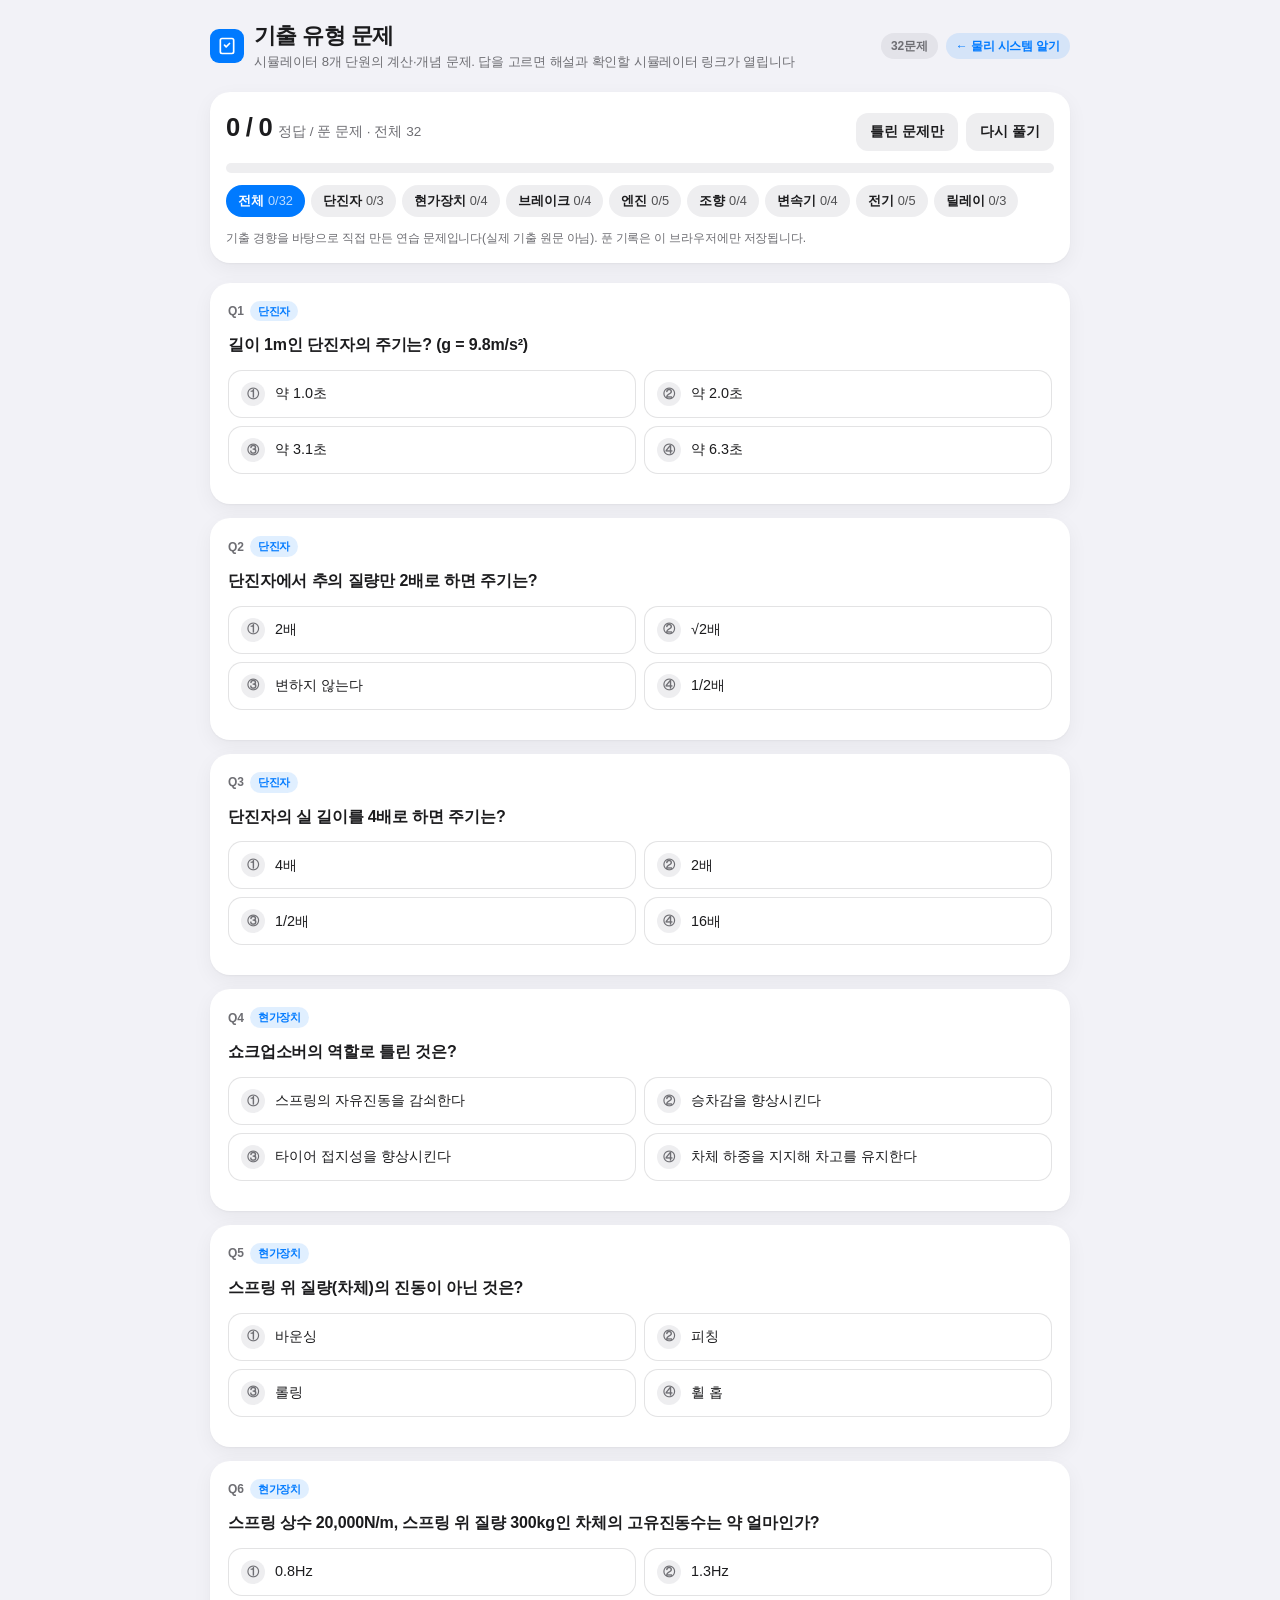
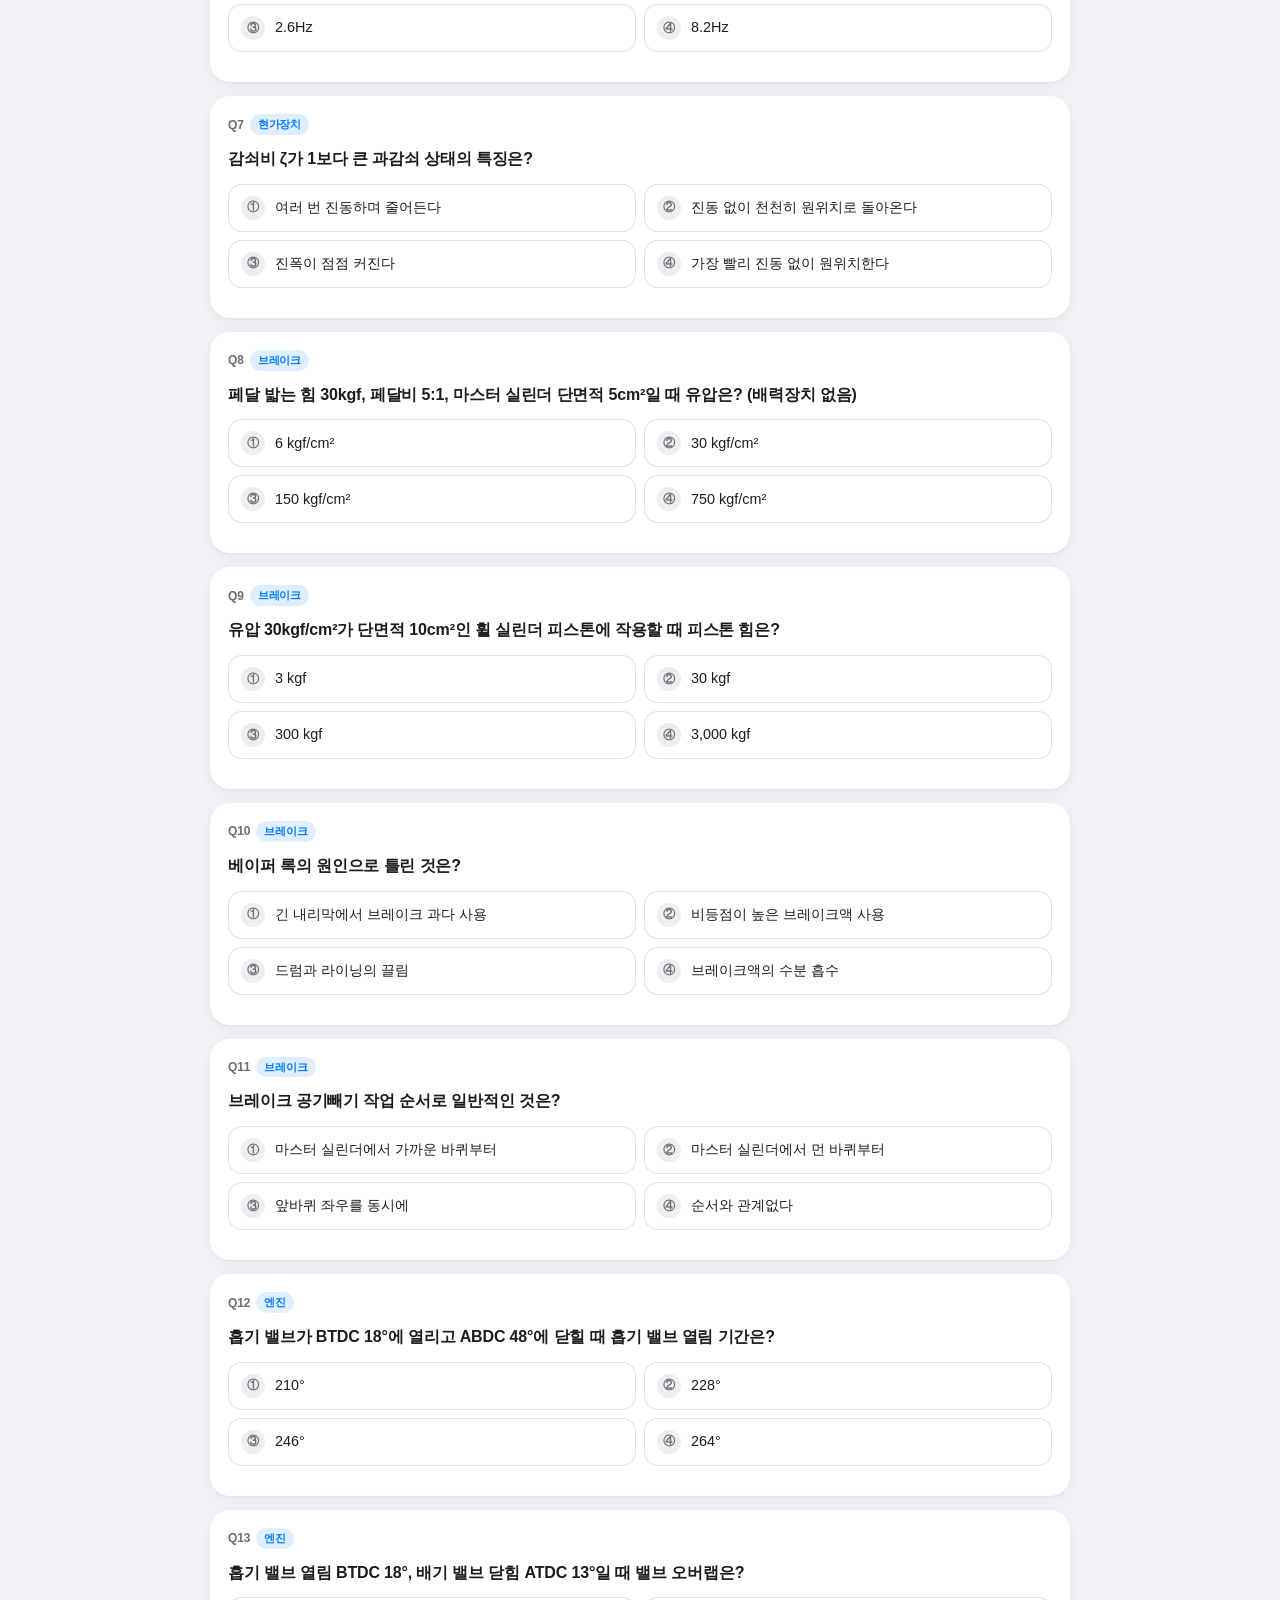
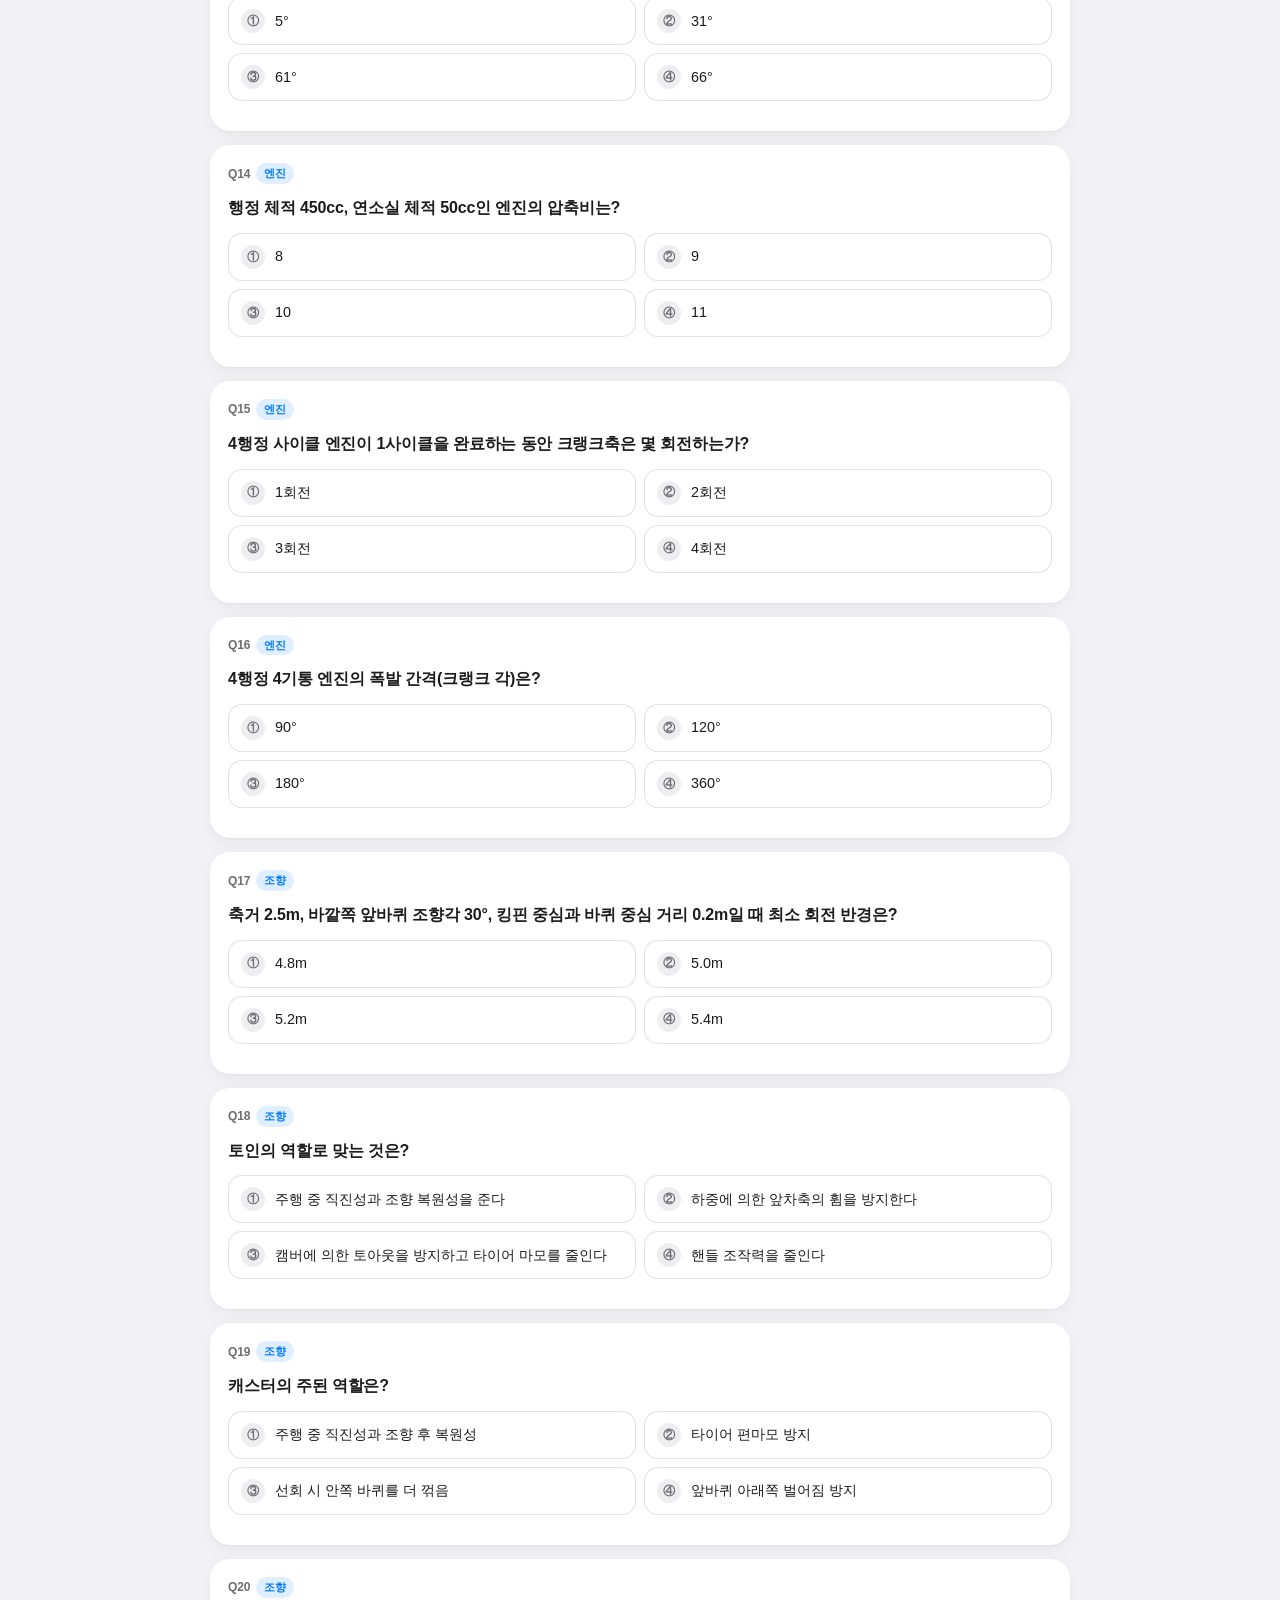
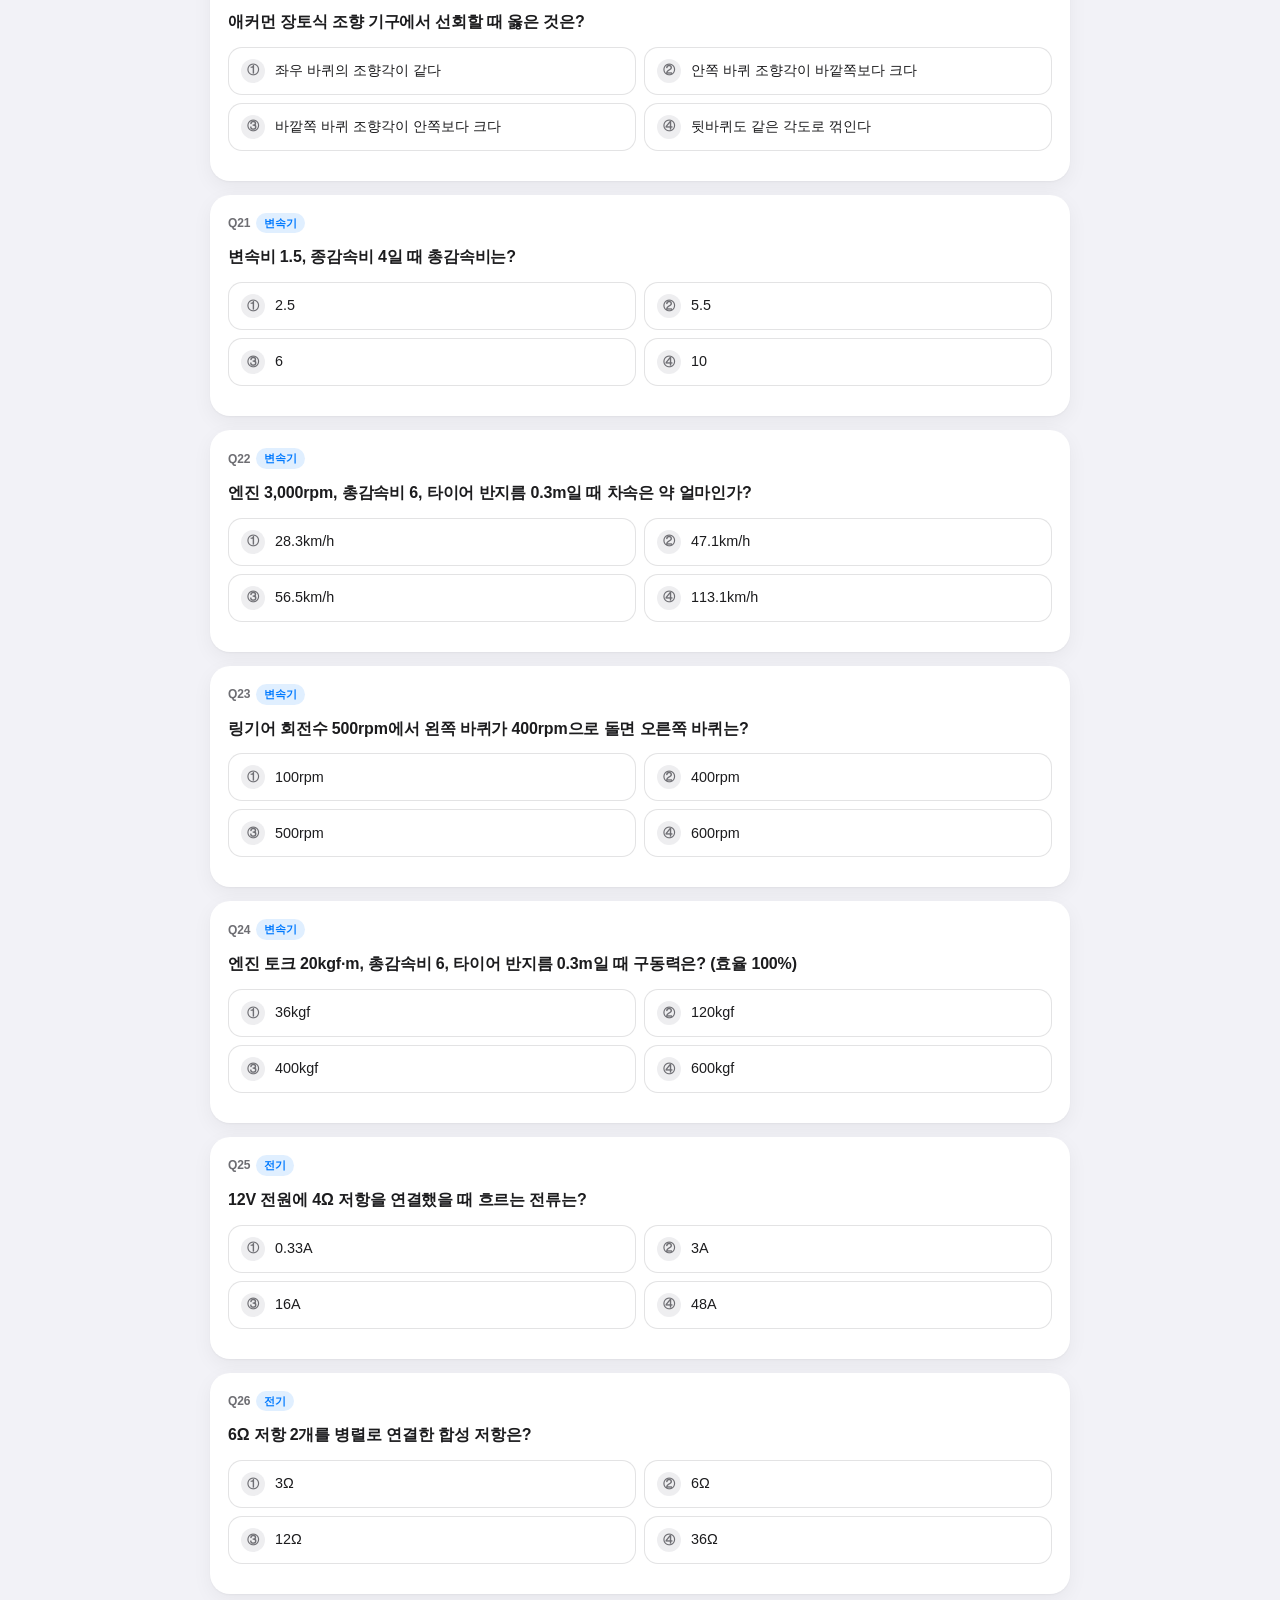
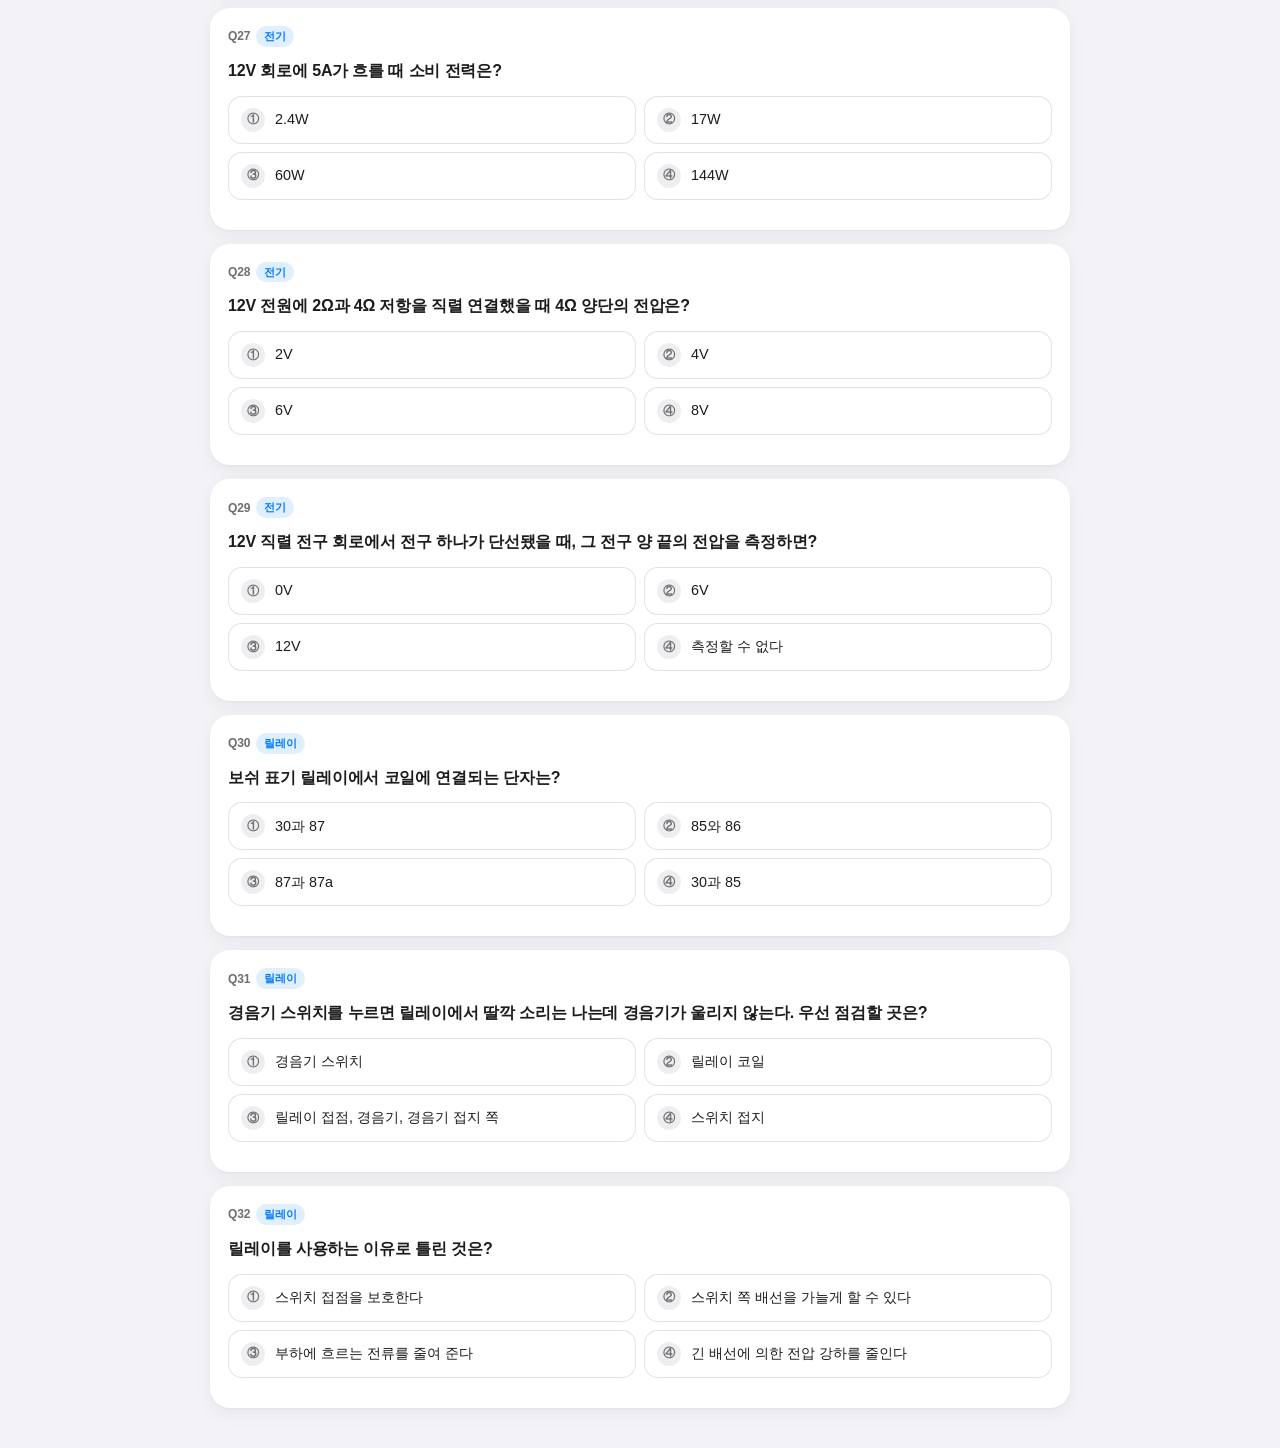
<file: public/quiz.html>
<!DOCTYPE html>
<html lang="ko">
<head>
<meta charset="UTF-8">
<meta name="viewport" content="width=device-width, initial-scale=1.0, viewport-fit=cover">
<title>기출 유형 문제</title>
<style>
  :root {
    --bg: #f2f2f7;
    --surface: #ffffff;
    --fill: rgba(118, 118, 128, 0.12);
    --fg: #1c1c1e;
    --fg-2: #6e6e73;
    --line: rgba(60, 60, 67, 0.14);
    --accent: #007aff;
    --accent-soft: rgba(0, 122, 255, 0.12);
    --good: #248a3d;
    --good-soft: rgba(52, 199, 89, 0.16);
    --warn: #c93400;
    --warn-soft: rgba(255, 149, 0, 0.18);
    --bad: #d70015;
    --bad-soft: rgba(255, 59, 48, 0.14);
    --steel: #9aa1ab;
    --steel-dark: #636366;
    --metal: #c9ced6;
    --tire: #2c2c2e;
    --hot: #ff9500;
    --fire: #ff3b30;
    --fluid: #af52de;
    --cool: #5ac8fa;
    --knob: #ffffff;
    --shadow: 0 1px 2px rgba(0, 0, 0, 0.04), 0 6px 20px rgba(0, 0, 0, 0.05);
    --ease-out: cubic-bezier(0.16, 1, 0.3, 1);
    --font: -apple-system, BlinkMacSystemFont, "SF Pro Text", "Apple SD Gothic Neo", "Noto Sans KR", "Malgun Gothic", "Helvetica Neue", sans-serif;
  }
  @media (prefers-color-scheme: dark) {
    :root:not([data-theme="light"]) {
      --bg: #000000; --surface: #1c1c1e; --fill: rgba(118, 118, 128, 0.24);
      --fg: #f5f5f7; --fg-2: #98989f; --line: rgba(84, 84, 88, 0.5);
      --accent: #0a84ff; --accent-soft: rgba(10, 132, 255, 0.2);
      --good: #30d158; --good-soft: rgba(48, 209, 88, 0.18);
      --warn: #ff9f0a; --warn-soft: rgba(255, 159, 10, 0.2);
      --bad: #ff453a; --bad-soft: rgba(255, 69, 58, 0.2);
      --steel: #8e8e93; --steel-dark: #aeaeb2; --metal: #48484a; --tire: #0b0b0c;
      --hot: #ff9f0a; --fire: #ff453a; --fluid: #bf5af2; --cool: #64d2ff; --knob: #f5f5f7;
      --shadow: 0 0 0 1px rgba(255, 255, 255, 0.04);
      color-scheme: dark;
    }
  }
  :root[data-theme="dark"] {
    --bg: #000000; --surface: #1c1c1e; --fill: rgba(118, 118, 128, 0.24);
    --fg: #f5f5f7; --fg-2: #98989f; --line: rgba(84, 84, 88, 0.5);
    --accent: #0a84ff; --accent-soft: rgba(10, 132, 255, 0.2);
    --good: #30d158; --good-soft: rgba(48, 209, 88, 0.18);
    --warn: #ff9f0a; --warn-soft: rgba(255, 159, 10, 0.2);
    --bad: #ff453a; --bad-soft: rgba(255, 69, 58, 0.2);
    --steel: #8e8e93; --steel-dark: #aeaeb2; --metal: #48484a; --tire: #0b0b0c;
    --hot: #ff9f0a; --fire: #ff453a; --fluid: #bf5af2; --cool: #64d2ff; --knob: #f5f5f7;
    --shadow: 0 0 0 1px rgba(255, 255, 255, 0.04);
    color-scheme: dark;
  }

  * { box-sizing: border-box; }
  body {
    margin: 0;
    padding-inline: 16px;
    padding-block: 20px 40px;
    background: var(--bg);
    color: var(--fg);
    font-family: var(--font);
    font-size: 15px;
    line-height: 1.5;
    letter-spacing: -0.01em;
    -webkit-font-smoothing: antialiased;
  }
  .wrap { max-width: 1120px; margin: 0 auto; display: grid; gap: 20px; }

  .top { display: flex; flex-wrap: wrap; align-items: center; justify-content: space-between; gap: 12px; }
  .brand { display: flex; align-items: center; gap: 10px; min-width: 0; }
  .brand-icon { width: 34px; height: 34px; border-radius: 9px; flex-shrink: 0; background: var(--accent); display: grid; place-items: center; }
  .brand-icon svg { width: 20px; height: 20px; stroke: #fff; fill: none; stroke-width: 2; stroke-linecap: round; stroke-linejoin: round; }
  h1 { margin: 0; font-size: 1.35rem; font-weight: 700; letter-spacing: -0.025em; text-wrap: balance; }
  .sub { margin: 0; font-size: 0.82rem; color: var(--fg-2); }
  .tag-row { display: flex; gap: 8px; flex-wrap: wrap; }
  .model-tag { font-size: 0.75rem; font-weight: 600; color: var(--fg-2); background: var(--fill); padding: 4px 10px; border-radius: 999px; }
  .home-link { color: var(--accent); background: var(--accent-soft); text-decoration: none; transition: transform 0.18s var(--ease-out); }
  .home-link:active { transform: scale(0.95); }
  .home-link:focus-visible { outline: 2px solid var(--accent); outline-offset: 2px; }

  .main { display: grid; gap: 20px; grid-template-columns: minmax(0, 1fr); }
  @media (min-width: 920px) {
    .main { grid-template-columns: minmax(0, 1.55fr) minmax(0, 1fr); align-items: start; }
    .side { position: sticky; top: calc(env(safe-area-inset-top, 0px) + 16px); }
  }
  .col { display: grid; gap: 14px; min-width: 0; }

  .panel { background: var(--surface); border-radius: 20px; box-shadow: var(--shadow); padding: 16px; min-width: 0; }
  .panel-head { display: flex; align-items: center; justify-content: space-between; gap: 10px; margin-bottom: 10px; flex-wrap: wrap; }
  .panel-title { font-size: 0.95rem; font-weight: 650; margin: 0; }
  .hint { font-size: 0.75rem; color: var(--fg-2); margin: 0; }

  .stage { position: relative; padding: 0; overflow: hidden; }
  .stage canvas { display: block; width: 100%; aspect-ratio: 16 / 9; }
  @media (max-width: 560px) { .stage canvas { aspect-ratio: 4 / 3.2; } }
  .stage-bar { display: flex; flex-wrap: wrap; gap: 8px; align-items: center; justify-content: space-between; padding: 10px 12px; border-top: 1px solid var(--line); }
  .btn-row { display: flex; gap: 8px; flex-wrap: wrap; align-items: center; }

  button { font: inherit; color: inherit; }
  .btn {
    border: none; cursor: pointer; border-radius: 12px; padding: 9px 14px;
    font-size: 0.85rem; font-weight: 600; background: var(--fill); color: var(--fg);
    display: inline-flex; align-items: center; gap: 6px;
    transition: transform 0.18s var(--ease-out), background-color 0.2s var(--ease-out), color 0.2s var(--ease-out);
    touch-action: manipulation; user-select: none; -webkit-user-select: none;
  }
  .btn:active, .btn.is-held { transform: scale(0.95); }
  .btn-primary { background: var(--accent); color: #fff; }
  .btn-hold.is-held { background: var(--hot); color: #fff; }
  .btn svg { width: 14px; height: 14px; fill: currentColor; }
  button:focus-visible, input:focus-visible { outline: 2px solid var(--accent); outline-offset: 2px; }

  .metrics { display: grid; gap: 10px; grid-template-columns: repeat(4, minmax(0, 1fr)); }
  @media (max-width: 700px) { .metrics { grid-template-columns: repeat(2, minmax(0, 1fr)); } }
  .tile { background: var(--surface); border-radius: 16px; padding: 12px 14px; box-shadow: var(--shadow); display: grid; gap: 4px; min-width: 0; align-content: start; }
  .tile-label { font-size: 0.72rem; font-weight: 600; color: var(--fg-2); }
  .tile-value { font-size: 1.45rem; font-weight: 700; letter-spacing: -0.03em; font-variant-numeric: tabular-nums; line-height: 1.15; overflow-wrap: anywhere; }
  .tile-unit { font-size: 0.78rem; font-weight: 500; color: var(--fg-2); margin-left: 3px; letter-spacing: 0; }
  .chip { justify-self: start; font-size: 0.7rem; font-weight: 650; padding: 2px 8px; border-radius: 999px; background: var(--fill); color: var(--fg-2); transition: background-color 0.25s var(--ease-out), color 0.25s var(--ease-out); }
  .chip.good { background: var(--good-soft); color: var(--good); }
  .chip.warn { background: var(--warn-soft); color: var(--warn); }
  .chip.bad { background: var(--bad-soft); color: var(--bad); }
  .chip.info { background: var(--accent-soft); color: var(--accent); }

  .calc { display: grid; gap: 6px; font-size: 0.84rem; font-variant-numeric: tabular-nums; }
  .calc-row { display: grid; grid-template-columns: minmax(0, 1fr) auto; gap: 10px; padding: 8px 10px; border-radius: 10px; background: var(--fill); align-items: baseline; }
  .calc-row span:first-child { color: var(--fg-2); overflow-wrap: anywhere; }
  .calc-row b { font-weight: 700; white-space: nowrap; }

  .seg { position: relative; display: grid; grid-auto-flow: column; grid-auto-columns: minmax(0, 1fr); background: var(--fill); border-radius: 11px; padding: 2px; }
  .seg-thumb { position: absolute; top: 2px; bottom: 2px; left: 0; width: 0; background: var(--knob); border-radius: 9px; box-shadow: 0 2px 6px rgba(0, 0, 0, 0.12); transition: transform 0.32s var(--ease-out), width 0.32s var(--ease-out), opacity 0.2s; }
  .seg button { position: relative; z-index: 1; border: none; background: transparent; cursor: pointer; padding: 7px 2px; font-size: 0.78rem; font-weight: 500; border-radius: 9px; color: var(--fg); white-space: nowrap; overflow: hidden; text-overflow: ellipsis; }
  .seg button[aria-pressed="true"] { font-weight: 650; color: #1c1c1e; }
  .seg-caption { margin-top: 8px; font-size: 0.76rem; color: var(--fg-2); min-height: 1.2em; }

  .field { display: grid; gap: 4px; padding-block: 10px; border-top: 1px solid var(--line); }
  .field:first-of-type { border-top: none; }
  .field-head { display: flex; justify-content: space-between; align-items: baseline; gap: 8px; }
  .field label { font-size: 0.86rem; font-weight: 600; }
  .field small { display: block; font-size: 0.72rem; color: var(--fg-2); font-weight: 500; }
  .badge { font-size: 0.85rem; font-weight: 650; color: var(--accent); background: var(--accent-soft); padding: 2px 8px; border-radius: 8px; font-variant-numeric: tabular-nums; white-space: nowrap; }

  input[type=range] { -webkit-appearance: none; appearance: none; width: 100%; height: 26px; background: transparent; cursor: pointer; margin: 0; }
  input[type=range]::-webkit-slider-runnable-track { height: 5px; background: var(--fill); border-radius: 3px; }
  input[type=range]::-webkit-slider-thumb { -webkit-appearance: none; width: 22px; height: 22px; margin-top: -8.5px; border-radius: 50%; background: var(--knob); box-shadow: 0 2px 7px rgba(0, 0, 0, 0.18), 0 0 1px rgba(0, 0, 0, 0.3); transition: transform 0.15s var(--ease-out); }
  input[type=range]:active::-webkit-slider-thumb { transform: scale(1.18); }
  input[type=range]::-moz-range-track { height: 5px; background: var(--fill); border-radius: 3px; }
  input[type=range]::-moz-range-thumb { width: 22px; height: 22px; border: none; border-radius: 50%; background: var(--knob); box-shadow: 0 2px 7px rgba(0, 0, 0, 0.18), 0 0 1px rgba(0, 0, 0, 0.3); }

  .switch-row { display: flex; align-items: center; justify-content: space-between; gap: 12px; padding-top: 12px; border-top: 1px solid var(--line); }
  .switch-row label { font-size: 0.86rem; font-weight: 600; cursor: pointer; }
  .switch-row label small { display: block; font-size: 0.72rem; color: var(--fg-2); font-weight: 500; }
  .switch { position: relative; width: 51px; height: 31px; flex-shrink: 0; }
  .switch input { position: absolute; inset: 0; opacity: 0; margin: 0; cursor: pointer; z-index: 1; }
  .switch span { position: absolute; inset: 0; border-radius: 999px; background: var(--fill); transition: background-color 0.25s var(--ease-out); }
  .switch span::after { content: ""; position: absolute; top: 2px; left: 2px; width: 27px; height: 27px; border-radius: 50%; background: #fff; box-shadow: 0 3px 8px rgba(0, 0, 0, 0.15); transition: transform 0.3s var(--ease-out); }
  .switch input:checked + span { background: var(--good); }
  .switch input.danger:checked + span { background: var(--bad); }
  .switch input:checked + span::after { transform: translateX(20px); }
  .switch input:focus-visible + span { outline: 2px solid var(--accent); outline-offset: 2px; }

  .notes { display: grid; gap: 14px; grid-template-columns: minmax(0, 1fr); }
  @media (min-width: 760px) { .notes { grid-template-columns: repeat(3, minmax(0, 1fr)); } }
  .note { min-width: 0; }
  .note h3 { font-size: 0.9rem; margin: 0 0 6px; }
  .note p, .note li { font-size: 0.84rem; color: var(--fg-2); margin: 0; }
  .note ul { margin: 0; padding-left: 18px; display: grid; gap: 4px; }
  .note b { color: var(--fg); font-weight: 650; }
  .note table { width: 100%; border-collapse: collapse; font-size: 0.8rem; }
  .note th, .note td { text-align: left; padding: 5px 4px; border-bottom: 1px solid var(--line); vertical-align: top; }
  .note th { color: var(--fg-2); font-weight: 600; }
  .note td { color: var(--fg); }
  h2.section { font-size: 1.05rem; margin: 0; letter-spacing: -0.02em; }

  @media (prefers-reduced-motion: reduce) {
    *, *::before, *::after { transition-duration: 0.01ms !important; }
  }

  .wrap { max-width: 860px; }
  .summary { display: grid; gap: 12px; }
  .score-line { display: flex; flex-wrap: wrap; align-items: baseline; justify-content: space-between; gap: 10px; }
  .score { font-size: 1.6rem; font-weight: 700; letter-spacing: -0.03em; font-variant-numeric: tabular-nums; }
  .score small { font-size: 0.85rem; font-weight: 500; color: var(--fg-2); margin-left: 6px; letter-spacing: 0; }
  .progress { position: relative; height: 10px; border-radius: 999px; background: var(--fill); overflow: hidden; }
  .progress i { position: absolute; inset: 0 auto 0 0; width: 100%; transform-origin: left center; transform: scaleX(0); transition: transform 0.5s var(--ease-out); border-radius: 999px; }
  .progress .ok { background: var(--good); }
  .progress .ng { background: var(--bad); }

  .filters { display: flex; flex-wrap: wrap; gap: 6px; }
  .filter {
    border: none; cursor: pointer; padding: 6px 12px; border-radius: 999px; font-size: 0.8rem; font-weight: 600;
    background: var(--fill); color: var(--fg);
    transition: background-color 0.2s var(--ease-out), color 0.2s var(--ease-out), transform 0.18s var(--ease-out);
  }
  .filter:active { transform: scale(0.95); }
  .filter[aria-pressed="true"] { background: var(--accent); color: #fff; }
  .filter .cnt { font-weight: 500; opacity: 0.75; margin-left: 4px; font-variant-numeric: tabular-nums; }

  .qlist { display: grid; gap: 14px; }
  .q { background: var(--surface); border-radius: 20px; box-shadow: var(--shadow); padding: 18px; display: grid; gap: 12px; min-width: 0; }
  .q[hidden] { display: none; }
  .q-meta { display: flex; gap: 6px; align-items: center; flex-wrap: wrap; }
  .q-num { font-size: 0.75rem; font-weight: 700; color: var(--fg-2); font-variant-numeric: tabular-nums; }
  .q-text { margin: 0; font-size: 1rem; font-weight: 600; line-height: 1.55; text-wrap: pretty; }
  .opts { display: grid; gap: 8px; grid-template-columns: minmax(0, 1fr); }
  @media (min-width: 620px) { .opts { grid-template-columns: repeat(2, minmax(0, 1fr)); } }
  .opt {
    display: flex; align-items: center; gap: 10px; text-align: left; cursor: pointer;
    border: 1.5px solid var(--line); background: var(--surface); color: var(--fg);
    border-radius: 14px; padding: 11px 12px; font-size: 0.9rem; font-weight: 500; min-width: 0;
    transition: border-color 0.2s var(--ease-out), background-color 0.2s var(--ease-out), transform 0.18s var(--ease-out);
  }
  .opt:hover:not(:disabled) { border-color: var(--accent); }
  .opt:active:not(:disabled) { transform: scale(0.98); }
  .opt:disabled { cursor: default; }
  .opt .no {
    flex-shrink: 0; width: 24px; height: 24px; border-radius: 50%; display: grid; place-items: center;
    background: var(--fill); font-size: 0.78rem; font-weight: 700; color: var(--fg-2);
    transition: background-color 0.2s var(--ease-out), color 0.2s var(--ease-out);
  }
  .opt.correct { border-color: var(--good); background: var(--good-soft); }
  .opt.correct .no { background: var(--good); color: #fff; }
  .opt.wrong { border-color: var(--bad); background: var(--bad-soft); animation: shake 0.32s var(--ease-out); }
  .opt.wrong .no { background: var(--bad); color: #fff; }
  .q.answered .opt:not(.correct):not(.wrong) { opacity: 0.55; }
  @keyframes shake { 0%, 100% { transform: translateX(0); } 25% { transform: translateX(-4px); } 60% { transform: translateX(3px); } }

  /* 해설: 높이 0 → 내용 높이로 펼침 (grid 트릭) */
  .explain { display: grid; grid-template-rows: 0fr; transition: grid-template-rows 0.35s var(--ease-out); }
  .q.answered .explain { grid-template-rows: 1fr; }
  .explain > div { overflow: hidden; }
  .explain-inner { margin-top: 2px; padding: 12px 14px; border-radius: 14px; background: var(--fill); display: grid; gap: 8px; }
  .verdict { font-size: 0.85rem; font-weight: 700; }
  .verdict.ok { color: var(--good); }
  .verdict.ng { color: var(--bad); }
  .explain p { margin: 0; font-size: 0.86rem; color: var(--fg-2); font-variant-numeric: tabular-nums; }
  .explain a { font-size: 0.85rem; font-weight: 650; color: var(--accent); text-decoration: none; justify-self: start; }
  .explain a:hover { text-decoration: underline; }
  .empty { text-align: center; color: var(--fg-2); font-size: 0.9rem; padding: 24px; }

  @media (prefers-reduced-motion: reduce) { .opt.wrong { animation: none; } }
</style>
</head>
<body>
<div class="wrap">
  <header class="top">
    <div class="brand">
      <div class="brand-icon" aria-hidden="true">
        <svg viewBox="0 0 24 24"><path d="M9 11l2 2 4-4"/><rect x="4" y="3" width="16" height="18" rx="2"/></svg>
      </div>
      <div>
        <h1>기출 유형 문제</h1>
        <p class="sub">시뮬레이터 8개 단원의 계산·개념 문제. 답을 고르면 해설과 확인할 시뮬레이터 링크가 열립니다</p>
      </div>
    </div>
    <div class="tag-row">
      <span class="model-tag" id="totalTag">32문제</span>
      <a class="model-tag home-link" href="lab.html">← 물리 시스템 알기</a>
    </div>
  </header>

  <section class="panel summary">
    <div class="score-line">
      <div class="score" id="score">0 / 0<small>정답 / 푼 문제</small></div>
      <div class="btn-row">
        <button class="btn" id="btnWrong" aria-pressed="false">틀린 문제만</button>
        <button class="btn" id="btnReset">다시 풀기</button>
      </div>
    </div>
    <div class="progress" aria-hidden="true"><i class="ok" id="barOk"></i><i class="ng" id="barNg"></i></div>
    <div class="filters" id="filters" role="group" aria-label="단원 선택"></div>
    <p class="hint">기출 경향을 바탕으로 직접 만든 연습 문제입니다(실제 기출 원문 아님). 푼 기록은 이 브라우저에만 저장됩니다.</p>
  </section>

  <div class="qlist" id="qlist"></div>
</div>

<script>
(() => {
  // ---------- 공통: 테마 토큰, 캔버스, 세그먼트, 길게 누르기 ----------
  const $ = id => document.getElementById(id);
  const C = {};
  const TOKEN_NAMES = ['bg', 'surface', 'fill', 'fg', 'fg-2', 'line', 'accent', 'good', 'warn', 'bad', 'steel', 'steel-dark', 'metal', 'tire', 'hot', 'fire', 'fluid', 'cool', 'knob'];
  function readTokens() {
    const cs = getComputedStyle(document.documentElement);
    TOKEN_NAMES.forEach(t => { C[t] = cs.getPropertyValue('--' + t).trim(); });
    C.font = getComputedStyle(document.body).fontFamily;
  }
  readTokens();
  if (window.matchMedia) window.matchMedia('(prefers-color-scheme: dark)').addEventListener('change', readTokens);
  new MutationObserver(readTokens).observe(document.documentElement, { attributes: true, attributeFilter: ['data-theme', 'class', 'style'] });
  const REDUCE = !!(window.matchMedia && window.matchMedia('(prefers-reduced-motion: reduce)').matches);

  function fitCanvas(cv) {
    const ctx = cv.getContext('2d');
    const fit = () => {
      const dpr = Math.min(window.devicePixelRatio || 1, 2);
      const r = cv.getBoundingClientRect();
      cv.width = Math.round(r.width * dpr);
      cv.height = Math.round(r.height * dpr);
      ctx.setTransform(dpr, 0, 0, dpr, 0, 0);
      cv._w = r.width; cv._h = r.height;
    };
    new ResizeObserver(fit).observe(cv);
    fit();
    return ctx;
  }

  function setChip(el, text, tone) {
    el.textContent = text;
    el.className = 'chip' + (tone ? ' ' + tone : '');
  }

  // 선택 표시가 미끄러져 이동하는 세그먼트 컨트롤
  function initSeg(root, onPick) {
    const thumb = root.querySelector('.seg-thumb');
    const btns = [...root.querySelectorAll('button')];
    function place(animate) {
      const on = btns.find(b => b.getAttribute('aria-pressed') === 'true');
      if (!animate) thumb.style.transition = 'none';
      if (on) {
        thumb.style.opacity = 1;
        thumb.style.width = on.offsetWidth + 'px';
        thumb.style.transform = `translateX(${on.offsetLeft}px)`;
      } else {
        thumb.style.opacity = 0;
      }
      if (!animate) { void thumb.offsetWidth; thumb.style.transition = ''; }
    }
    function select(v) {
      btns.forEach(b => b.setAttribute('aria-pressed', String(b.dataset.v === v)));
      place(true);
    }
    btns.forEach(b => b.addEventListener('click', () => { select(b.dataset.v); onPick(b.dataset.v); }));
    new ResizeObserver(() => place(false)).observe(root);
    return { select, clear: () => select(null) };
  }

  // 누르고 있는 동안 on, 떼면 off (마우스·터치·키보드)
  function holdButton(btn, onChange) {
    const on = e => { if (e) e.preventDefault(); btn.classList.add('is-held'); onChange(true); };
    const off = () => { if (!btn.classList.contains('is-held')) return; btn.classList.remove('is-held'); onChange(false); };
    btn.addEventListener('pointerdown', e => { btn.setPointerCapture(e.pointerId); on(e); });
    btn.addEventListener('pointerup', off);
    btn.addEventListener('pointercancel', off);
    btn.addEventListener('lostpointercapture', off);
    btn.addEventListener('keydown', e => { if ((e.key === ' ' || e.key === 'Enter') && !e.repeat) on(e); });
    btn.addEventListener('keyup', e => { if (e.key === ' ' || e.key === 'Enter') off(); });
    btn.addEventListener('contextmenu', e => e.preventDefault());
  }

  function roundRect(ctx, x, y, w, h, r) {
    r = Math.min(r, Math.abs(w) / 2, Math.abs(h) / 2);
    ctx.beginPath();
    ctx.moveTo(x + r, y);
    ctx.arcTo(x + w, y, x + w, y + h, r);
    ctx.arcTo(x + w, y + h, x, y + h, r);
    ctx.arcTo(x, y + h, x, y, r);
    ctx.arcTo(x, y, x + w, y, r);
    ctx.closePath();
  }
  const clamp = (v, a, b) => Math.min(Math.max(v, a), b);
  const lerp = (a, b, t) => a + (b - a) * t;
  const DEG = Math.PI / 180;


  const UNITS = {
    pendulum:   { name: '단진자',   url: 'pendulum.html' },
    suspension: { name: '현가장치', url: 'suspension.html' },
    brake:      { name: '브레이크', url: 'brake.html' },
    engine:     { name: '엔진',     url: 'engine.html' },
    steering:   { name: '조향',     url: 'steering.html' },
    gearbox:    { name: '변속기',   url: 'gearbox.html' },
    circuit:    { name: '전기',     url: 'circuit.html' },
    relay:      { name: '릴레이',   url: 'relay.html' }
  };

  // a: 정답 번호(0부터), ex: 시뮬레이터 링크에 #example 붙일지
  const QS = [
    { u: 'pendulum', q: '길이 1m인 단진자의 주기는? (g = 9.8m/s²)', o: ['약 1.0초', '약 2.0초', '약 3.1초', '약 6.3초'], a: 1,
      e: 'T = 2π√(L/g) = 2π√(1/9.8) ≈ 2π × 0.319 ≈ 2.0초.' },
    { u: 'pendulum', q: '단진자에서 추의 질량만 2배로 하면 주기는?', o: ['2배', '√2배', '변하지 않는다', '1/2배'], a: 2,
      e: '주기 공식 T = 2π√(L/g)에 질량이 없다. 주기는 길이와 중력가속도에만 관계한다.' },
    { u: 'pendulum', q: '단진자의 실 길이를 4배로 하면 주기는?', o: ['4배', '2배', '1/2배', '16배'], a: 1,
      e: 'T는 √L에 비례하므로 √4 = 2배.' },

    { u: 'suspension', q: '쇼크업소버의 역할로 틀린 것은?', o: ['스프링의 자유진동을 감쇠한다', '승차감을 향상시킨다', '타이어 접지성을 향상시킨다', '차체 하중을 지지해 차고를 유지한다'], a: 3,
      e: '차체 하중을 지지하는 것은 스프링의 역할이다. 쇼크업소버는 진동 에너지를 열로 바꿔 진동을 빨리 줄인다.' },
    { u: 'suspension', q: '스프링 위 질량(차체)의 진동이 아닌 것은?', o: ['바운싱', '피칭', '롤링', '휠 홉'], a: 3,
      e: '휠 홉, 휠 트램프, 와인드 업은 스프링 아래 질량의 진동이다.' },
    { u: 'suspension', q: '스프링 상수 20,000N/m, 스프링 위 질량 300kg인 차체의 고유진동수는 약 얼마인가?', o: ['0.8Hz', '1.3Hz', '2.6Hz', '8.2Hz'], a: 1,
      e: 'f = (1/2π)√(k/m) = (1/2π)√(66.7) ≈ 8.16 ÷ 6.28 ≈ 1.30Hz (약 78cpm).' },
    { u: 'suspension', q: '감쇠비 ζ가 1보다 큰 과감쇠 상태의 특징은?', o: ['여러 번 진동하며 줄어든다', '진동 없이 천천히 원위치로 돌아온다', '진폭이 점점 커진다', '가장 빨리 진동 없이 원위치한다'], a: 1,
      e: 'ζ > 1은 과감쇠로 진동은 없지만 복귀가 느리고 충격이 차체로 전해진다. 진동 없이 가장 빨리 복귀하는 것은 임계감쇠(ζ = 1).' },

    { u: 'brake', ex: true, q: '페달 밟는 힘 30kgf, 페달비 5:1, 마스터 실린더 단면적 5cm²일 때 유압은? (배력장치 없음)', o: ['6 kgf/cm²', '30 kgf/cm²', '150 kgf/cm²', '750 kgf/cm²'], a: 1,
      e: '푸시로드 힘 = 30 × 5 = 150kgf, 유압 = 150 ÷ 5 = 30kgf/cm².' },
    { u: 'brake', ex: true, q: '유압 30kgf/cm²가 단면적 10cm²인 휠 실린더 피스톤에 작용할 때 피스톤 힘은?', o: ['3 kgf', '30 kgf', '300 kgf', '3,000 kgf'], a: 2,
      e: '파스칼의 원리로 같은 압력이 전달되므로 F = P × A = 30 × 10 = 300kgf.' },
    { u: 'brake', q: '베이퍼 록의 원인으로 틀린 것은?', o: ['긴 내리막에서 브레이크 과다 사용', '비등점이 높은 브레이크액 사용', '드럼과 라이닝의 끌림', '브레이크액의 수분 흡수'], a: 1,
      e: '비등점이 낮을 때 베이퍼 록이 잘 생긴다. 비등점이 높은 브레이크액은 오히려 예방책이다.' },
    { u: 'brake', q: '브레이크 공기빼기 작업 순서로 일반적인 것은?', o: ['마스터 실린더에서 가까운 바퀴부터', '마스터 실린더에서 먼 바퀴부터', '앞바퀴 좌우를 동시에', '순서와 관계없다'], a: 1,
      e: '마스터 실린더에서 먼 바퀴부터 해야 라인에 남은 공기를 빠짐없이 밀어낼 수 있다.' },

    { u: 'engine', q: '흡기 밸브가 BTDC 18°에 열리고 ABDC 48°에 닫힐 때 흡기 밸브 열림 기간은?', o: ['210°', '228°', '246°', '264°'], a: 2,
      e: '18 + 180 + 48 = 246°.' },
    { u: 'engine', q: '흡기 밸브 열림 BTDC 18°, 배기 밸브 닫힘 ATDC 13°일 때 밸브 오버랩은?', o: ['5°', '31°', '61°', '66°'], a: 1,
      e: '오버랩 = 흡기 열림(BTDC) + 배기 닫힘(ATDC) = 18 + 13 = 31°.' },
    { u: 'engine', q: '행정 체적 450cc, 연소실 체적 50cc인 엔진의 압축비는?', o: ['8', '9', '10', '11'], a: 2,
      e: 'ε = (Vs + Vc) ÷ Vc = (450 + 50) ÷ 50 = 10.' },
    { u: 'engine', q: '4행정 사이클 엔진이 1사이클을 완료하는 동안 크랭크축은 몇 회전하는가?', o: ['1회전', '2회전', '3회전', '4회전'], a: 1,
      e: '4행정 = 크랭크축 2회전(720°) = 캠축 1회전.' },
    { u: 'engine', q: '4행정 4기통 엔진의 폭발 간격(크랭크 각)은?', o: ['90°', '120°', '180°', '360°'], a: 2,
      e: '720° ÷ 4기통 = 180°.' },

    { u: 'steering', ex: true, q: '축거 2.5m, 바깥쪽 앞바퀴 조향각 30°, 킹핀 중심과 바퀴 중심 거리 0.2m일 때 최소 회전 반경은?', o: ['4.8m', '5.0m', '5.2m', '5.4m'], a: 2,
      e: 'R = L ÷ sin α + r = 2.5 ÷ 0.5 + 0.2 = 5.2m.' },
    { u: 'steering', q: '토인의 역할로 맞는 것은?', o: ['주행 중 직진성과 조향 복원성을 준다', '하중에 의한 앞차축의 휨을 방지한다', '캠버에 의한 토아웃을 방지하고 타이어 마모를 줄인다', '핸들 조작력을 줄인다'], a: 2,
      e: '직진성·복원성은 캐스터, 앞차축 휨 방지는 캠버, 조작력 경감은 캠버와 킹핀 경사각의 역할이다.' },
    { u: 'steering', q: '캐스터의 주된 역할은?', o: ['주행 중 직진성과 조향 후 복원성', '타이어 편마모 방지', '선회 시 안쪽 바퀴를 더 꺾음', '앞바퀴 아래쪽 벌어짐 방지'], a: 0,
      e: '조향축이 접지점보다 앞에서 바퀴를 끌어 직진성과 복원력이 생긴다.' },
    { u: 'steering', q: '애커먼 장토식 조향 기구에서 선회할 때 옳은 것은?', o: ['좌우 바퀴의 조향각이 같다', '안쪽 바퀴 조향각이 바깥쪽보다 크다', '바깥쪽 바퀴 조향각이 안쪽보다 크다', '뒷바퀴도 같은 각도로 꺾인다'], a: 1,
      e: '안쪽 바퀴를 더 많이 꺾어 네 바퀴의 축 연장선이 한 회전 중심에서 만나게 한다.' },

    { u: 'gearbox', ex: true, q: '변속비 1.5, 종감속비 4일 때 총감속비는?', o: ['2.5', '5.5', '6', '10'], a: 2,
      e: '총감속비 = 변속비 × 종감속비 = 1.5 × 4 = 6.' },
    { u: 'gearbox', ex: true, q: '엔진 3,000rpm, 총감속비 6, 타이어 반지름 0.3m일 때 차속은 약 얼마인가?', o: ['28.3km/h', '47.1km/h', '56.5km/h', '113.1km/h'], a: 2,
      e: '바퀴 회전수 = 3000 ÷ 6 = 500rpm, V = 2π × 0.3 × 500 × 60 ÷ 1000 ≈ 56.5km/h.' },
    { u: 'gearbox', q: '링기어 회전수 500rpm에서 왼쪽 바퀴가 400rpm으로 돌면 오른쪽 바퀴는?', o: ['100rpm', '400rpm', '500rpm', '600rpm'], a: 3,
      e: '좌 + 우 = 링기어 × 2 → 오른쪽 = 1000 − 400 = 600rpm.' },
    { u: 'gearbox', ex: true, q: '엔진 토크 20kgf·m, 총감속비 6, 타이어 반지름 0.3m일 때 구동력은? (효율 100%)', o: ['36kgf', '120kgf', '400kgf', '600kgf'], a: 2,
      e: '바퀴 토크 = 20 × 6 = 120kgf·m, 구동력 = 120 ÷ 0.3 = 400kgf.' },

    { u: 'circuit', q: '12V 전원에 4Ω 저항을 연결했을 때 흐르는 전류는?', o: ['0.33A', '3A', '16A', '48A'], a: 1,
      e: 'I = V ÷ R = 12 ÷ 4 = 3A.' },
    { u: 'circuit', q: '6Ω 저항 2개를 병렬로 연결한 합성 저항은?', o: ['3Ω', '6Ω', '12Ω', '36Ω'], a: 0,
      e: '1/R = 1/6 + 1/6 = 1/3 → R = 3Ω. 같은 저항 n개 병렬이면 R/n.' },
    { u: 'circuit', q: '12V 회로에 5A가 흐를 때 소비 전력은?', o: ['2.4W', '17W', '60W', '144W'], a: 2,
      e: 'P = V × I = 12 × 5 = 60W.' },
    { u: 'circuit', ex: true, q: '12V 전원에 2Ω과 4Ω 저항을 직렬 연결했을 때 4Ω 양단의 전압은?', o: ['2V', '4V', '6V', '8V'], a: 3,
      e: '전류 = 12 ÷ (2 + 4) = 2A, 4Ω 양단 = 2 × 4 = 8V.' },
    { u: 'circuit', q: '12V 직렬 전구 회로에서 전구 하나가 단선됐을 때, 그 전구 양 끝의 전압을 측정하면?', o: ['0V', '6V', '12V', '측정할 수 없다'], a: 2,
      e: '전류가 0이라 다른 부품에서는 전압 강하가 없고, 끊어진 곳 양 끝에 전원 전압 12V가 그대로 걸린다.' },

    { u: 'relay', q: '보쉬 표기 릴레이에서 코일에 연결되는 단자는?', o: ['30과 87', '85와 86', '87과 87a', '30과 85'], a: 1,
      e: '85·86은 코일, 30은 접점 전원 입력, 87은 평상시 열림(NO) 출력, 87a는 평상시 닫힘(NC) 출력이다.' },
    { u: 'relay', q: '경음기 스위치를 누르면 릴레이에서 딸깍 소리는 나는데 경음기가 울리지 않는다. 우선 점검할 곳은?', o: ['경음기 스위치', '릴레이 코일', '릴레이 접점, 경음기, 경음기 접지 쪽', '스위치 접지'], a: 2,
      e: '딸깍 소리가 나면 코일이 작동한 것이므로 제어 회로(스위치·코일·스위치 접지)는 정상이다. 접점(30–87) 이후의 부하 회로를 점검한다.' },
    { u: 'relay', q: '릴레이를 사용하는 이유로 틀린 것은?', o: ['스위치 접점을 보호한다', '스위치 쪽 배선을 가늘게 할 수 있다', '부하에 흐르는 전류를 줄여 준다', '긴 배선에 의한 전압 강하를 줄인다'], a: 2,
      e: '릴레이는 부하 전류를 줄이지 않는다. 큰 부하 전류를 스위치 대신 릴레이 접점이 맡게 하여 스위치와 배선을 보호한다.' }
  ];
  QS.forEach((q, i) => { q.id = `${q.u}-${i}`; });
  $('totalTag').textContent = `${QS.length}문제`;

  // ---------- 저장 (이 브라우저에만) ----------
  const KEY = 'physics-quiz-v1';
  let answers = {};
  try { answers = JSON.parse(localStorage.getItem(KEY) || '{}') || {}; } catch (e) { answers = {}; }
  const save = () => { try { localStorage.setItem(KEY, JSON.stringify(answers)); } catch (e) { /* 저장 불가 환경 */ } };

  let unit = 'all', wrongOnly = false;

  // ---------- 렌더 ----------
  const list = $('qlist');
  const NO = ['①', '②', '③', '④'];
  QS.forEach((q, i) => {
    const el = document.createElement('article');
    el.className = 'q';
    el.dataset.id = q.id;
    const link = UNITS[q.u].url + (q.ex ? '#example' : '');
    el.innerHTML = `
      <div class="q-meta"><span class="q-num">Q${i + 1}</span><span class="chip info">${UNITS[q.u].name}</span></div>
      <p class="q-text">${q.q}</p>
      <div class="opts">${q.o.map((o, k) => `<button class="opt" data-k="${k}"><span class="no">${NO[k]}</span><span>${o}</span></button>`).join('')}</div>
      <div class="explain" aria-live="polite"><div><div class="explain-inner">
        <span class="verdict"></span>
        <p>${q.e}</p>
        <a href="${link}" >${UNITS[q.u].name} 시뮬레이터에서 확인 →</a>
      </div></div></div>`;
    el.querySelectorAll('.opt').forEach(b => b.addEventListener('click', () => {
      if (answers[q.id] !== undefined) return;
      answers[q.id] = +b.dataset.k;
      save();
      paint(el, q, true);
      updateSummary();
    }));
    list.appendChild(el);
    paint(el, q, false);
  });
  const empty = document.createElement('p');
  empty.className = 'empty'; empty.hidden = true; empty.textContent = '조건에 맞는 문제가 없습니다. 틀린 문제가 없거나 아직 풀지 않았어요.';
  list.appendChild(empty);

  function paint(el, q, fresh) {
    const pick = answers[q.id];
    const done = pick !== undefined;
    el.classList.toggle('answered', done);
    el.querySelectorAll('.opt').forEach(b => {
      const k = +b.dataset.k;
      b.disabled = done;
      b.classList.toggle('correct', done && k === q.a);
      b.classList.toggle('wrong', done && k === pick && k !== q.a);
      if (!fresh && b.classList.contains('wrong')) b.style.animation = 'none';  // 다시 열 때는 흔들지 않음
    });
    const v = el.querySelector('.verdict');
    if (done) {
      v.textContent = pick === q.a ? '정답입니다' : `오답 · 정답은 ${NO[q.a]}`;
      v.className = 'verdict ' + (pick === q.a ? 'ok' : 'ng');
    }
  }

  function updateSummary() {
    const answered = QS.filter(q => answers[q.id] !== undefined);
    const ok = answered.filter(q => answers[q.id] === q.a).length;
    $('score').innerHTML = `${ok} / ${answered.length}<small>정답 / 푼 문제 · 전체 ${QS.length}</small>`;
    $('barOk').style.transform = `scaleX(${ok / QS.length})`;
    $('barNg').style.transform = `scaleX(${answered.length / QS.length})`;
    $('barNg').style.zIndex = 0; $('barOk').style.zIndex = 1;
    renderFilters();
    applyFilter();
  }

  function renderFilters() {
    const keys = ['all', ...Object.keys(UNITS)];
    $('filters').innerHTML = keys.map(k => {
      const qs = k === 'all' ? QS : QS.filter(q => q.u === k);
      const done = qs.filter(q => answers[q.id] !== undefined).length;
      return `<button class="filter" data-u="${k}" aria-pressed="${unit === k}">${k === 'all' ? '전체' : UNITS[k].name}<span class="cnt">${done}/${qs.length}</span></button>`;
    }).join('');
    $('filters').querySelectorAll('.filter').forEach(b => b.addEventListener('click', () => { unit = b.dataset.u; renderFilters(); applyFilter(); }));
  }

  function applyFilter() {
    let shown = 0;
    list.querySelectorAll('.q').forEach(el => {
      const q = QS.find(x => x.id === el.dataset.id);
      const pick = answers[q.id];
      const okUnit = unit === 'all' || q.u === unit;
      const okWrong = !wrongOnly || (pick !== undefined && pick !== q.a);
      el.hidden = !(okUnit && okWrong);
      if (!el.hidden) shown++;
    });
    empty.hidden = shown > 0;
  }

  const btnWrong = $('btnWrong');
  btnWrong.addEventListener('click', () => {
    wrongOnly = !wrongOnly;
    btnWrong.setAttribute('aria-pressed', String(wrongOnly));
    btnWrong.classList.toggle('btn-primary', wrongOnly);
    applyFilter();
  });

  // 확인 단계를 페이지 안에 둠 (브라우저 confirm 대화상자는 쓰지 않음)
  const btnReset = $('btnReset');
  let armed = false, armTimer = null;
  btnReset.addEventListener('click', () => {
    if (!armed) {
      armed = true; btnReset.textContent = '한 번 더 누르면 기록 삭제'; btnReset.classList.add('btn-hold', 'is-held');
      armTimer = setTimeout(() => { armed = false; btnReset.textContent = '다시 풀기'; btnReset.classList.remove('btn-hold', 'is-held'); }, 3000);
      return;
    }
    clearTimeout(armTimer); armed = false;
    btnReset.textContent = '다시 풀기'; btnReset.classList.remove('btn-hold', 'is-held');
    answers = {}; save();
    list.querySelectorAll('.q').forEach(el => { paint(el, QS.find(x => x.id === el.dataset.id), false); el.querySelectorAll('.opt').forEach(b => { b.style.animation = ''; }); });
    updateSummary();
  });

  updateSummary();
})();
</script>
</body>
</html>
</file>
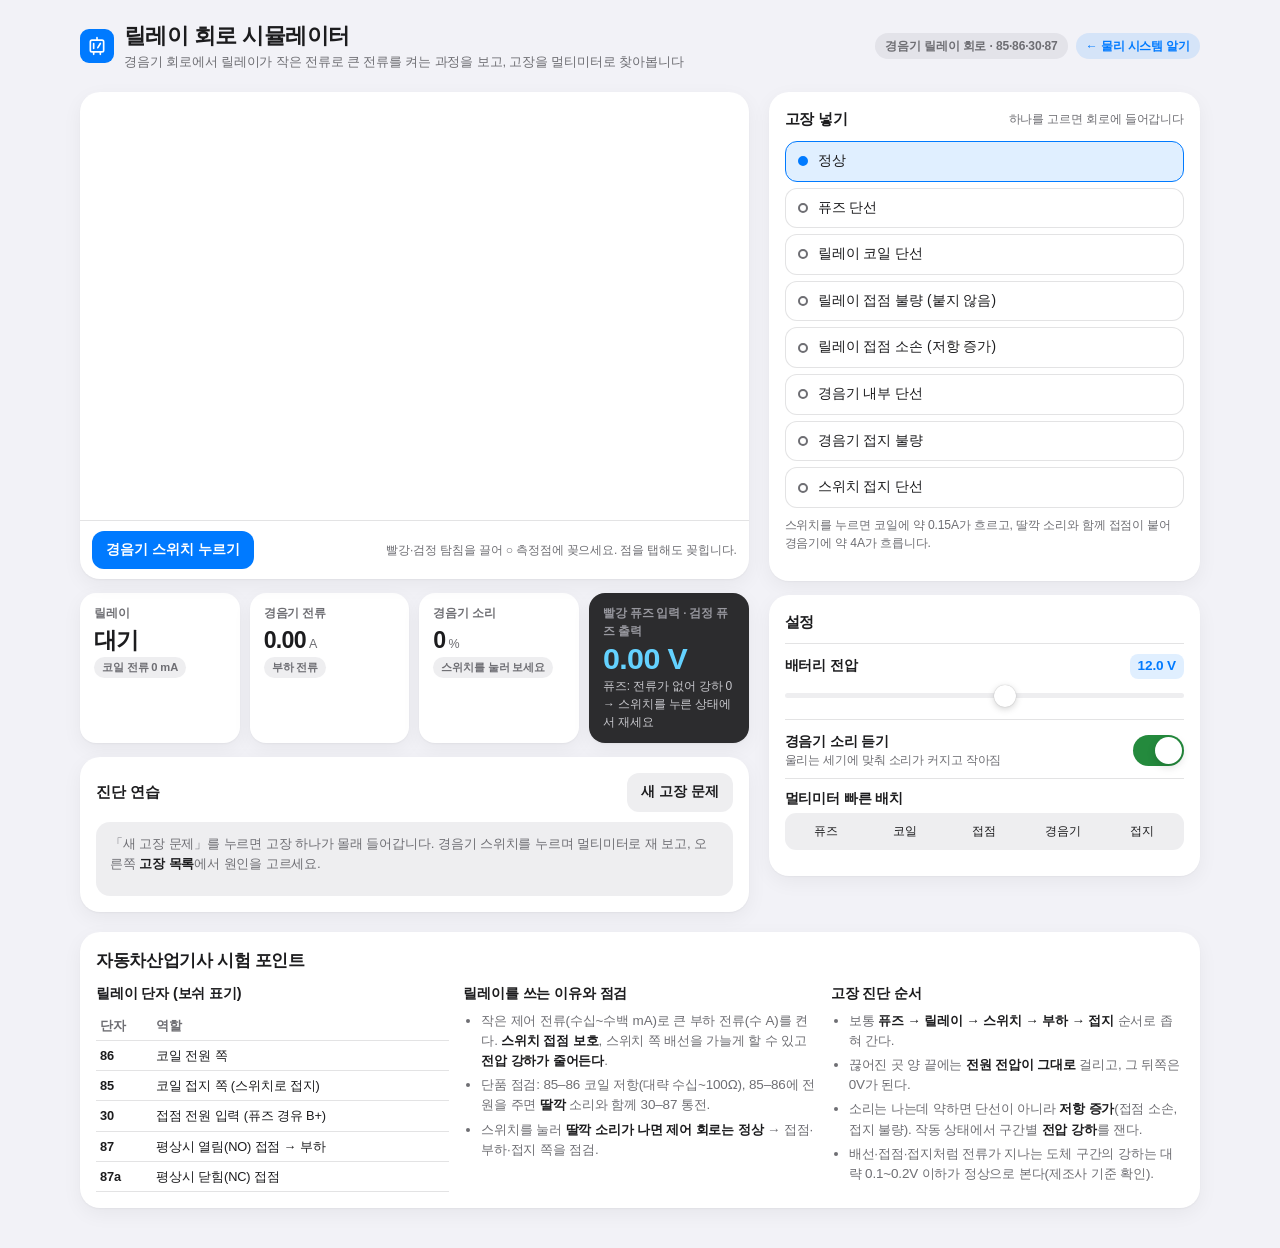
<file: public/relay.html>
<!DOCTYPE html>
<html lang="ko">
<head>
<meta charset="UTF-8">
<meta name="viewport" content="width=device-width, initial-scale=1.0, viewport-fit=cover">
<title>릴레이 회로 시뮬레이터</title>
<style>
  :root {
    --bg: #f2f2f7;
    --surface: #ffffff;
    --fill: rgba(118, 118, 128, 0.12);
    --fg: #1c1c1e;
    --fg-2: #6e6e73;
    --line: rgba(60, 60, 67, 0.14);
    --accent: #007aff;
    --accent-soft: rgba(0, 122, 255, 0.12);
    --good: #248a3d;
    --good-soft: rgba(52, 199, 89, 0.16);
    --warn: #c93400;
    --warn-soft: rgba(255, 149, 0, 0.18);
    --bad: #d70015;
    --bad-soft: rgba(255, 59, 48, 0.14);
    --steel: #9aa1ab;
    --steel-dark: #636366;
    --metal: #c9ced6;
    --tire: #2c2c2e;
    --hot: #ff9500;
    --fire: #ff3b30;
    --fluid: #af52de;
    --cool: #5ac8fa;
    --knob: #ffffff;
    --shadow: 0 1px 2px rgba(0, 0, 0, 0.04), 0 6px 20px rgba(0, 0, 0, 0.05);
    --ease-out: cubic-bezier(0.16, 1, 0.3, 1);
    --font: -apple-system, BlinkMacSystemFont, "SF Pro Text", "Apple SD Gothic Neo", "Noto Sans KR", "Malgun Gothic", "Helvetica Neue", sans-serif;
  }
  @media (prefers-color-scheme: dark) {
    :root:not([data-theme="light"]) {
      --bg: #000000; --surface: #1c1c1e; --fill: rgba(118, 118, 128, 0.24);
      --fg: #f5f5f7; --fg-2: #98989f; --line: rgba(84, 84, 88, 0.5);
      --accent: #0a84ff; --accent-soft: rgba(10, 132, 255, 0.2);
      --good: #30d158; --good-soft: rgba(48, 209, 88, 0.18);
      --warn: #ff9f0a; --warn-soft: rgba(255, 159, 10, 0.2);
      --bad: #ff453a; --bad-soft: rgba(255, 69, 58, 0.2);
      --steel: #8e8e93; --steel-dark: #aeaeb2; --metal: #48484a; --tire: #0b0b0c;
      --hot: #ff9f0a; --fire: #ff453a; --fluid: #bf5af2; --cool: #64d2ff; --knob: #f5f5f7;
      --shadow: 0 0 0 1px rgba(255, 255, 255, 0.04);
      color-scheme: dark;
    }
  }
  :root[data-theme="dark"] {
    --bg: #000000; --surface: #1c1c1e; --fill: rgba(118, 118, 128, 0.24);
    --fg: #f5f5f7; --fg-2: #98989f; --line: rgba(84, 84, 88, 0.5);
    --accent: #0a84ff; --accent-soft: rgba(10, 132, 255, 0.2);
    --good: #30d158; --good-soft: rgba(48, 209, 88, 0.18);
    --warn: #ff9f0a; --warn-soft: rgba(255, 159, 10, 0.2);
    --bad: #ff453a; --bad-soft: rgba(255, 69, 58, 0.2);
    --steel: #8e8e93; --steel-dark: #aeaeb2; --metal: #48484a; --tire: #0b0b0c;
    --hot: #ff9f0a; --fire: #ff453a; --fluid: #bf5af2; --cool: #64d2ff; --knob: #f5f5f7;
    --shadow: 0 0 0 1px rgba(255, 255, 255, 0.04);
    color-scheme: dark;
  }

  * { box-sizing: border-box; }
  body {
    margin: 0;
    padding-inline: 16px;
    padding-block: 20px 40px;
    background: var(--bg);
    color: var(--fg);
    font-family: var(--font);
    font-size: 15px;
    line-height: 1.5;
    letter-spacing: -0.01em;
    -webkit-font-smoothing: antialiased;
  }
  .wrap { max-width: 1120px; margin: 0 auto; display: grid; gap: 20px; }

  .top { display: flex; flex-wrap: wrap; align-items: center; justify-content: space-between; gap: 12px; }
  .brand { display: flex; align-items: center; gap: 10px; min-width: 0; }
  .brand-icon { width: 34px; height: 34px; border-radius: 9px; flex-shrink: 0; background: var(--accent); display: grid; place-items: center; }
  .brand-icon svg { width: 20px; height: 20px; stroke: #fff; fill: none; stroke-width: 2; stroke-linecap: round; stroke-linejoin: round; }
  h1 { margin: 0; font-size: 1.35rem; font-weight: 700; letter-spacing: -0.025em; text-wrap: balance; }
  .sub { margin: 0; font-size: 0.82rem; color: var(--fg-2); }
  .tag-row { display: flex; gap: 8px; flex-wrap: wrap; }
  .model-tag { font-size: 0.75rem; font-weight: 600; color: var(--fg-2); background: var(--fill); padding: 4px 10px; border-radius: 999px; }
  .home-link { color: var(--accent); background: var(--accent-soft); text-decoration: none; transition: transform 0.18s var(--ease-out); }
  .home-link:active { transform: scale(0.95); }
  .home-link:focus-visible { outline: 2px solid var(--accent); outline-offset: 2px; }

  .main { display: grid; gap: 20px; grid-template-columns: minmax(0, 1fr); }
  @media (min-width: 920px) {
    .main { grid-template-columns: minmax(0, 1.55fr) minmax(0, 1fr); align-items: start; }
    .side { position: sticky; top: calc(env(safe-area-inset-top, 0px) + 16px); }
  }
  .col { display: grid; gap: 14px; min-width: 0; }

  .panel { background: var(--surface); border-radius: 20px; box-shadow: var(--shadow); padding: 16px; min-width: 0; }
  .panel-head { display: flex; align-items: center; justify-content: space-between; gap: 10px; margin-bottom: 10px; flex-wrap: wrap; }
  .panel-title { font-size: 0.95rem; font-weight: 650; margin: 0; }
  .hint { font-size: 0.75rem; color: var(--fg-2); margin: 0; }

  .stage { position: relative; padding: 0; overflow: hidden; }
  .stage canvas { display: block; width: 100%; aspect-ratio: 16 / 9; }
  @media (max-width: 560px) { .stage canvas { aspect-ratio: 4 / 3.2; } }
  .stage-bar { display: flex; flex-wrap: wrap; gap: 8px; align-items: center; justify-content: space-between; padding: 10px 12px; border-top: 1px solid var(--line); }
  .btn-row { display: flex; gap: 8px; flex-wrap: wrap; align-items: center; }

  button { font: inherit; color: inherit; }
  .btn {
    border: none; cursor: pointer; border-radius: 12px; padding: 9px 14px;
    font-size: 0.85rem; font-weight: 600; background: var(--fill); color: var(--fg);
    display: inline-flex; align-items: center; gap: 6px;
    transition: transform 0.18s var(--ease-out), background-color 0.2s var(--ease-out), color 0.2s var(--ease-out);
    touch-action: manipulation; user-select: none; -webkit-user-select: none;
  }
  .btn:active, .btn.is-held { transform: scale(0.95); }
  .btn-primary { background: var(--accent); color: #fff; }
  .btn-hold.is-held { background: var(--hot); color: #fff; }
  .btn svg { width: 14px; height: 14px; fill: currentColor; }
  button:focus-visible, input:focus-visible { outline: 2px solid var(--accent); outline-offset: 2px; }

  .metrics { display: grid; gap: 10px; grid-template-columns: repeat(4, minmax(0, 1fr)); }
  @media (max-width: 700px) { .metrics { grid-template-columns: repeat(2, minmax(0, 1fr)); } }
  .tile { background: var(--surface); border-radius: 16px; padding: 12px 14px; box-shadow: var(--shadow); display: grid; gap: 4px; min-width: 0; align-content: start; }
  .tile-label { font-size: 0.72rem; font-weight: 600; color: var(--fg-2); }
  .tile-value { font-size: 1.45rem; font-weight: 700; letter-spacing: -0.03em; font-variant-numeric: tabular-nums; line-height: 1.15; overflow-wrap: anywhere; }
  .tile-unit { font-size: 0.78rem; font-weight: 500; color: var(--fg-2); margin-left: 3px; letter-spacing: 0; }
  .chip { justify-self: start; font-size: 0.7rem; font-weight: 650; padding: 2px 8px; border-radius: 999px; background: var(--fill); color: var(--fg-2); transition: background-color 0.25s var(--ease-out), color 0.25s var(--ease-out); }
  .chip.good { background: var(--good-soft); color: var(--good); }
  .chip.warn { background: var(--warn-soft); color: var(--warn); }
  .chip.bad { background: var(--bad-soft); color: var(--bad); }
  .chip.info { background: var(--accent-soft); color: var(--accent); }

  .calc { display: grid; gap: 6px; font-size: 0.84rem; font-variant-numeric: tabular-nums; }
  .calc-row { display: grid; grid-template-columns: minmax(0, 1fr) auto; gap: 10px; padding: 8px 10px; border-radius: 10px; background: var(--fill); align-items: baseline; }
  .calc-row span:first-child { color: var(--fg-2); overflow-wrap: anywhere; }
  .calc-row b { font-weight: 700; white-space: nowrap; }

  .seg { position: relative; display: grid; grid-auto-flow: column; grid-auto-columns: minmax(0, 1fr); background: var(--fill); border-radius: 11px; padding: 2px; }
  .seg-thumb { position: absolute; top: 2px; bottom: 2px; left: 0; width: 0; background: var(--knob); border-radius: 9px; box-shadow: 0 2px 6px rgba(0, 0, 0, 0.12); transition: transform 0.32s var(--ease-out), width 0.32s var(--ease-out), opacity 0.2s; }
  .seg button { position: relative; z-index: 1; border: none; background: transparent; cursor: pointer; padding: 7px 2px; font-size: 0.78rem; font-weight: 500; border-radius: 9px; color: var(--fg); white-space: nowrap; overflow: hidden; text-overflow: ellipsis; }
  .seg button[aria-pressed="true"] { font-weight: 650; color: #1c1c1e; }
  .seg-caption { margin-top: 8px; font-size: 0.76rem; color: var(--fg-2); min-height: 1.2em; }

  .field { display: grid; gap: 4px; padding-block: 10px; border-top: 1px solid var(--line); }
  .field:first-of-type { border-top: none; }
  .field-head { display: flex; justify-content: space-between; align-items: baseline; gap: 8px; }
  .field label { font-size: 0.86rem; font-weight: 600; }
  .field small { display: block; font-size: 0.72rem; color: var(--fg-2); font-weight: 500; }
  .badge { font-size: 0.85rem; font-weight: 650; color: var(--accent); background: var(--accent-soft); padding: 2px 8px; border-radius: 8px; font-variant-numeric: tabular-nums; white-space: nowrap; }

  input[type=range] { -webkit-appearance: none; appearance: none; width: 100%; height: 26px; background: transparent; cursor: pointer; margin: 0; }
  input[type=range]::-webkit-slider-runnable-track { height: 5px; background: var(--fill); border-radius: 3px; }
  input[type=range]::-webkit-slider-thumb { -webkit-appearance: none; width: 22px; height: 22px; margin-top: -8.5px; border-radius: 50%; background: var(--knob); box-shadow: 0 2px 7px rgba(0, 0, 0, 0.18), 0 0 1px rgba(0, 0, 0, 0.3); transition: transform 0.15s var(--ease-out); }
  input[type=range]:active::-webkit-slider-thumb { transform: scale(1.18); }
  input[type=range]::-moz-range-track { height: 5px; background: var(--fill); border-radius: 3px; }
  input[type=range]::-moz-range-thumb { width: 22px; height: 22px; border: none; border-radius: 50%; background: var(--knob); box-shadow: 0 2px 7px rgba(0, 0, 0, 0.18), 0 0 1px rgba(0, 0, 0, 0.3); }

  .switch-row { display: flex; align-items: center; justify-content: space-between; gap: 12px; padding-top: 12px; border-top: 1px solid var(--line); }
  .switch-row label { font-size: 0.86rem; font-weight: 600; cursor: pointer; }
  .switch-row label small { display: block; font-size: 0.72rem; color: var(--fg-2); font-weight: 500; }
  .switch { position: relative; width: 51px; height: 31px; flex-shrink: 0; }
  .switch input { position: absolute; inset: 0; opacity: 0; margin: 0; cursor: pointer; z-index: 1; }
  .switch span { position: absolute; inset: 0; border-radius: 999px; background: var(--fill); transition: background-color 0.25s var(--ease-out); }
  .switch span::after { content: ""; position: absolute; top: 2px; left: 2px; width: 27px; height: 27px; border-radius: 50%; background: #fff; box-shadow: 0 3px 8px rgba(0, 0, 0, 0.15); transition: transform 0.3s var(--ease-out); }
  .switch input:checked + span { background: var(--good); }
  .switch input.danger:checked + span { background: var(--bad); }
  .switch input:checked + span::after { transform: translateX(20px); }
  .switch input:focus-visible + span { outline: 2px solid var(--accent); outline-offset: 2px; }

  .notes { display: grid; gap: 14px; grid-template-columns: minmax(0, 1fr); }
  @media (min-width: 760px) { .notes { grid-template-columns: repeat(3, minmax(0, 1fr)); } }
  .note { min-width: 0; }
  .note h3 { font-size: 0.9rem; margin: 0 0 6px; }
  .note p, .note li { font-size: 0.84rem; color: var(--fg-2); margin: 0; }
  .note ul { margin: 0; padding-left: 18px; display: grid; gap: 4px; }
  .note b { color: var(--fg); font-weight: 650; }
  .note table { width: 100%; border-collapse: collapse; font-size: 0.8rem; }
  .note th, .note td { text-align: left; padding: 5px 4px; border-bottom: 1px solid var(--line); vertical-align: top; }
  .note th { color: var(--fg-2); font-weight: 600; }
  .note td { color: var(--fg); }
  h2.section { font-size: 1.05rem; margin: 0; letter-spacing: -0.02em; }

  @media (prefers-reduced-motion: reduce) {
    *, *::before, *::after { transition-duration: 0.01ms !important; }
  }

  #stage { touch-action: none; aspect-ratio: 100 / 64 !important; }
  .meter { display: grid; gap: 2px; padding: 12px 14px; border-radius: 16px; background: var(--tire); color: #f5f5f7; box-shadow: var(--shadow); min-width: 0; }
  .meter-label { font-size: 0.72rem; font-weight: 600; color: #98989f; overflow-wrap: anywhere; }
  .meter-value { font-size: 1.9rem; font-weight: 700; letter-spacing: -0.02em; font-variant-numeric: tabular-nums; color: #64d2ff; line-height: 1.1; }
  .meter-note { font-size: 0.75rem; color: #c7c7cc; }
  .fault-list { display: grid; gap: 6px; }
  .fault {
    display: flex; align-items: center; gap: 10px; width: 100%; text-align: left; cursor: pointer;
    border: 1.5px solid var(--line); background: var(--surface); color: var(--fg);
    border-radius: 12px; padding: 9px 12px; font-size: 0.86rem; font-weight: 500;
    transition: border-color 0.2s var(--ease-out), background-color 0.2s var(--ease-out), transform 0.18s var(--ease-out), opacity 0.2s;
  }
  .fault:hover:not(:disabled) { border-color: var(--accent); }
  .fault:active:not(:disabled) { transform: scale(0.98); }
  .fault:disabled { cursor: default; opacity: 0.5; }
  .fault .dot { width: 10px; height: 10px; border-radius: 50%; border: 2px solid var(--fg-2); flex-shrink: 0; transition: background-color 0.2s, border-color 0.2s; }
  .fault[aria-pressed="true"] { border-color: var(--accent); background: var(--accent-soft); }
  .fault[aria-pressed="true"] .dot { background: var(--accent); border-color: var(--accent); }
  .fault.right { border-color: var(--good); background: var(--good-soft); opacity: 1; }
  .fault.right .dot { background: var(--good); border-color: var(--good); }
  .fault.wrongpick { border-color: var(--bad); background: var(--bad-soft); opacity: 1; animation: shake 0.32s var(--ease-out); }
  .fault.wrongpick .dot { background: var(--bad); border-color: var(--bad); }
  @keyframes shake { 0%, 100% { transform: translateX(0); } 25% { transform: translateX(-4px); } 60% { transform: translateX(3px); } }
  .quiz-box { display: grid; gap: 10px; padding: 12px 14px; border-radius: 14px; background: var(--fill); }
  .quiz-box p { margin: 0; font-size: 0.84rem; color: var(--fg-2); }
  .quiz-box p b { color: var(--fg); }
  .feedback { font-size: 0.84rem; font-weight: 600; }
  .feedback.ok { color: var(--good); }
  .feedback.ng { color: var(--bad); }
  .pin-table td:first-child { font-weight: 700; font-variant-numeric: tabular-nums; }
  @media (prefers-reduced-motion: reduce) { .fault.wrongpick { animation: none; } }
</style>
</head>
<body>
<div class="wrap">
  <header class="top">
    <div class="brand">
      <div class="brand-icon" aria-hidden="true">
        <svg viewBox="0 0 24 24"><rect x="4" y="5" width="16" height="14" rx="2"/><path d="M8 9v6M16 9l-3 5M12 5V2M8 22v-3M16 22v-3"/></svg>
      </div>
      <div>
        <h1>릴레이 회로 시뮬레이터</h1>
        <p class="sub">경음기 회로에서 릴레이가 작은 전류로 큰 전류를 켜는 과정을 보고, 고장을 멀티미터로 찾아봅니다</p>
      </div>
    </div>
    <div class="tag-row">
      <span class="model-tag">경음기 릴레이 회로 · 85·86·30·87</span>
      <a class="model-tag home-link" href="lab.html">← 물리 시스템 알기</a>
    </div>
  </header>

  <div class="main">
    <div class="col">
      <section class="panel stage" aria-label="경음기 릴레이 회로도">
        <canvas id="stage" role="img" aria-label="배터리, 퓨즈, 릴레이(85·86 코일, 30·87 접점), 경음기, 경음기 스위치와 접지로 이루어진 회로도. 멀티미터 탐침을 측정점에 꽂을 수 있음"></canvas>
        <div class="stage-bar">
          <button class="btn btn-hold btn-primary" id="btnHorn">경음기 스위치 누르기</button>
          <span class="hint">빨강·검정 탐침을 끌어 ○ 측정점에 꽂으세요. 점을 탭해도 꽂힙니다.</span>
        </div>
      </section>

      <div class="metrics">
        <div class="tile">
          <span class="tile-label">릴레이</span>
          <span class="tile-value" id="mRelay">대기</span>
          <span class="chip" id="cRelay">코일 전류 0 mA</span>
        </div>
        <div class="tile">
          <span class="tile-label">경음기 전류</span>
          <span class="tile-value"><span id="mIh">0.00</span><span class="tile-unit">A</span></span>
          <span class="chip" id="cIh">제어 전류의 0배</span>
        </div>
        <div class="tile">
          <span class="tile-label">경음기 소리</span>
          <span class="tile-value"><span id="mSnd">0</span><span class="tile-unit">%</span></span>
          <span class="chip" id="cSnd">정상 대비</span>
        </div>
        <div class="meter" aria-live="polite">
          <span class="meter-label" id="meterLabel">멀티미터 · 빨강 − 검정</span>
          <span class="meter-value"><span id="meterV">12.00</span> V</span>
          <span class="meter-note" id="meterNote">두 점의 전위차</span>
        </div>
      </div>

      <section class="panel">
        <div class="panel-head">
          <h2 class="panel-title">진단 연습</h2>
          <button class="btn" id="btnQuiz">새 고장 문제</button>
        </div>
        <div class="quiz-box" id="quizBox">
          <p id="quizText">「새 고장 문제」를 누르면 고장 하나가 몰래 들어갑니다. 경음기 스위치를 누르며 멀티미터로 재 보고, 오른쪽 <b>고장 목록</b>에서 원인을 고르세요.</p>
          <span class="feedback" id="feedback" aria-live="polite"></span>
        </div>
      </section>
    </div>

    <aside class="col side">
      <section class="panel">
        <div class="panel-head">
          <h2 class="panel-title" id="faultTitle">고장 넣기</h2>
          <span class="hint" id="faultHint">하나를 고르면 회로에 들어갑니다</span>
        </div>
        <div class="fault-list" id="faultList" role="group" aria-label="고장 종류"></div>
        <p class="seg-caption" id="faultCaption"></p>
      </section>

      <section class="panel">
        <div class="panel-head"><h2 class="panel-title">설정</h2></div>
        <div class="field">
          <div class="field-head"><label for="inV">배터리 전압</label><span class="badge"><span id="vV">12.0</span> V</span></div>
          <input type="range" id="inV" min="9" max="14.4" step="0.1" value="12">
        </div>
        <div class="switch-row">
          <label for="inSound">경음기 소리 듣기<small>울리는 세기에 맞춰 소리가 커지고 작아짐</small></label>
          <div class="switch"><input type="checkbox" id="inSound" role="switch" checked><span></span></div>
        </div>
        <div class="field" style="margin-top:8px;">
          <div class="field-head"><label>멀티미터 빠른 배치</label></div>
          <div class="seg" id="segProbe" role="group" aria-label="멀티미터 빠른 배치">
            <span class="seg-thumb" aria-hidden="true"></span>
            <button data-v="fuse" aria-pressed="false">퓨즈</button>
            <button data-v="coil" aria-pressed="false">코일</button>
            <button data-v="contact" aria-pressed="false">접점</button>
            <button data-v="horn" aria-pressed="false">경음기</button>
            <button data-v="gnd" aria-pressed="false">접지</button>
          </div>
        </div>
      </section>
    </aside>
  </div>

  <section class="panel">
    <div class="panel-head"><h2 class="section">자동차산업기사 시험 포인트</h2></div>
    <div class="notes">
      <div class="note">
        <h3>릴레이 단자 (보쉬 표기)</h3>
        <table class="pin-table">
          <thead><tr><th>단자</th><th>역할</th></tr></thead>
          <tbody>
            <tr><td>86</td><td>코일 전원 쪽</td></tr>
            <tr><td>85</td><td>코일 접지 쪽 (스위치로 접지)</td></tr>
            <tr><td>30</td><td>접점 전원 입력 (퓨즈 경유 B+)</td></tr>
            <tr><td>87</td><td>평상시 열림(NO) 접점 → 부하</td></tr>
            <tr><td>87a</td><td>평상시 닫힘(NC) 접점</td></tr>
          </tbody>
        </table>
      </div>
      <div class="note">
        <h3>릴레이를 쓰는 이유와 점검</h3>
        <ul>
          <li>작은 제어 전류(수십~수백 mA)로 큰 부하 전류(수 A)를 켠다. <b>스위치 접점 보호</b>, 스위치 쪽 배선을 가늘게 할 수 있고 <b>전압 강하가 줄어든다</b>.</li>
          <li>단품 점검: 85–86 코일 저항(대략 수십~100Ω), 85–86에 전원을 주면 <b>딸깍</b> 소리와 함께 30–87 통전.</li>
          <li>스위치를 눌러 <b>딸깍 소리가 나면 제어 회로는 정상</b> → 접점·부하·접지 쪽을 점검.</li>
        </ul>
      </div>
      <div class="note">
        <h3>고장 진단 순서</h3>
        <ul>
          <li>보통 <b>퓨즈 → 릴레이 → 스위치 → 부하 → 접지</b> 순서로 좁혀 간다.</li>
          <li>끊어진 곳 양 끝에는 <b>전원 전압이 그대로</b> 걸리고, 그 뒤쪽은 0V가 된다.</li>
          <li>소리는 나는데 약하면 단선이 아니라 <b>저항 증가</b>(접점 소손, 접지 불량). 작동 상태에서 구간별 <b>전압 강하</b>를 잰다.</li>
          <li>배선·접점·접지처럼 전류가 지나는 도체 구간의 강하는 대략 0.1~0.2V 이하가 정상으로 본다(제조사 기준 확인).</li>
        </ul>
      </div>
    </div>
  </section>
</div>

<script>
(() => {
  // ---------- 공통: 테마 토큰, 캔버스, 세그먼트, 길게 누르기 ----------
  const $ = id => document.getElementById(id);
  const C = {};
  const TOKEN_NAMES = ['bg', 'surface', 'fill', 'fg', 'fg-2', 'line', 'accent', 'good', 'warn', 'bad', 'steel', 'steel-dark', 'metal', 'tire', 'hot', 'fire', 'fluid', 'cool', 'knob'];
  function readTokens() {
    const cs = getComputedStyle(document.documentElement);
    TOKEN_NAMES.forEach(t => { C[t] = cs.getPropertyValue('--' + t).trim(); });
    C.font = getComputedStyle(document.body).fontFamily;
  }
  readTokens();
  if (window.matchMedia) window.matchMedia('(prefers-color-scheme: dark)').addEventListener('change', readTokens);
  new MutationObserver(readTokens).observe(document.documentElement, { attributes: true, attributeFilter: ['data-theme', 'class', 'style'] });
  const REDUCE = !!(window.matchMedia && window.matchMedia('(prefers-reduced-motion: reduce)').matches);

  function fitCanvas(cv) {
    const ctx = cv.getContext('2d');
    const fit = () => {
      const dpr = Math.min(window.devicePixelRatio || 1, 2);
      const r = cv.getBoundingClientRect();
      cv.width = Math.round(r.width * dpr);
      cv.height = Math.round(r.height * dpr);
      ctx.setTransform(dpr, 0, 0, dpr, 0, 0);
      cv._w = r.width; cv._h = r.height;
    };
    new ResizeObserver(fit).observe(cv);
    fit();
    return ctx;
  }

  function setChip(el, text, tone) {
    el.textContent = text;
    el.className = 'chip' + (tone ? ' ' + tone : '');
  }

  // 선택 표시가 미끄러져 이동하는 세그먼트 컨트롤
  function initSeg(root, onPick) {
    const thumb = root.querySelector('.seg-thumb');
    const btns = [...root.querySelectorAll('button')];
    function place(animate) {
      const on = btns.find(b => b.getAttribute('aria-pressed') === 'true');
      if (!animate) thumb.style.transition = 'none';
      if (on) {
        thumb.style.opacity = 1;
        thumb.style.width = on.offsetWidth + 'px';
        thumb.style.transform = `translateX(${on.offsetLeft}px)`;
      } else {
        thumb.style.opacity = 0;
      }
      if (!animate) { void thumb.offsetWidth; thumb.style.transition = ''; }
    }
    function select(v) {
      btns.forEach(b => b.setAttribute('aria-pressed', String(b.dataset.v === v)));
      place(true);
    }
    btns.forEach(b => b.addEventListener('click', () => { select(b.dataset.v); onPick(b.dataset.v); }));
    new ResizeObserver(() => place(false)).observe(root);
    return { select, clear: () => select(null) };
  }

  // 누르고 있는 동안 on, 떼면 off (마우스·터치·키보드)
  function holdButton(btn, onChange) {
    const on = e => { if (e) e.preventDefault(); btn.classList.add('is-held'); onChange(true); };
    const off = () => { if (!btn.classList.contains('is-held')) return; btn.classList.remove('is-held'); onChange(false); };
    btn.addEventListener('pointerdown', e => { btn.setPointerCapture(e.pointerId); on(e); });
    btn.addEventListener('pointerup', off);
    btn.addEventListener('pointercancel', off);
    btn.addEventListener('lostpointercapture', off);
    btn.addEventListener('keydown', e => { if ((e.key === ' ' || e.key === 'Enter') && !e.repeat) on(e); });
    btn.addEventListener('keyup', e => { if (e.key === ' ' || e.key === 'Enter') off(); });
    btn.addEventListener('contextmenu', e => e.preventDefault());
  }

  function roundRect(ctx, x, y, w, h, r) {
    r = Math.min(r, Math.abs(w) / 2, Math.abs(h) / 2);
    ctx.beginPath();
    ctx.moveTo(x + r, y);
    ctx.arcTo(x + w, y, x + w, y + h, r);
    ctx.arcTo(x + w, y + h, x, y + h, r);
    ctx.arcTo(x, y + h, x, y, r);
    ctx.arcTo(x, y, x + w, y, r);
    ctx.closePath();
  }
  const clamp = (v, a, b) => Math.min(Math.max(v, a), b);
  const lerp = (a, b, t) => a + (b - a) * t;
  const DEG = Math.PI / 180;


  // ---------- 고장 정의 ----------
  const FAULTS = [
    { id: 'none', name: '정상', tip: '스위치를 누르면 코일에 약 0.15A가 흐르고, 딸깍 소리와 함께 접점이 붙어 경음기에 약 4A가 흐릅니다.' },
    { id: 'fuse', name: '퓨즈 단선', tip: '퓨즈 입력은 12V, 출력은 0V. 퓨즈 양단에 12V 차이가 나고 그 뒤 회로 전체가 0V입니다.' },
    { id: 'coil', name: '릴레이 코일 단선', tip: '스위치를 눌러도 딸깍 소리가 없습니다. 86은 12V, 85는 0V → 코일 양단에 12V가 걸리는데 전류가 0입니다.' },
    { id: 'stuck', name: '릴레이 접점 불량 (붙지 않음)', tip: '코일은 작동(딸깍)하는데 경음기가 무음. 30은 12V, 87은 0V → 접점 양단에 12V가 남습니다.' },
    { id: 'burnt', name: '릴레이 접점 소손 (저항 증가)', tip: '소리가 약합니다. 작동 중 30–87 사이 전압 강하가 수 V로 큽니다.' },
    { id: 'hopen', name: '경음기 내부 단선', tip: '87과 경음기 +는 12V, 경음기 −는 0V이고 전류가 0입니다.' },
    { id: 'hgnd', name: '경음기 접지 불량', tip: '소리가 약합니다. 작동 중 경음기 −와 접지점 사이에 큰 전압 강하가 생깁니다.' },
    { id: 'sgnd', name: '스위치 접지 단선', tip: '스위치를 눌러도 릴레이가 작동하지 않습니다. 85와 스위치 출력이 접지되지 않아 12V로 떠 있습니다.' }
  ];
  const S = { V: 12, pressed: false, fault: 'none', quiz: null, answered: false, sound: true };
  const activeFault = () => S.quiz || S.fault;

  // ---------- 회로 해석: 마디 전압법 ----------
  // 고정 마디: BP(배터리 +) = V, G(접지) = 0. 나머지는 연립방정식으로 풀이
  const NODES = ['A', 'T86', 'T30', 'T85', 'T87', 'HIN', 'HOUT', 'SWIN', 'SWOUT'];
  function edges(energized) {
    const f = activeFault();
    // present = false 이면 회로가 끊어진 구간
    return [
      { id: 'fuse', a: 'BP', b: 'A', r: 0.01, present: f !== 'fuse', name: '퓨즈', kind: 'cond' },
      { id: 'w86', a: 'A', b: 'T86', r: 0.003, present: true, name: '배선', kind: 'cond' },
      { id: 'w30', a: 'A', b: 'T30', r: 0.003, present: true, name: '배선', kind: 'cond' },
      { id: 'coil', a: 'T86', b: 'T85', r: 80, present: f !== 'coil', name: '릴레이 코일(86–85)', kind: 'load' },
      { id: 'contact', a: 'T30', b: 'T87', r: f === 'burnt' ? 1.6 : 0.02, present: energized && f !== 'stuck', name: '릴레이 접점(30–87)', kind: 'cond' },
      { id: 'w87', a: 'T87', b: 'HIN', r: 0.005, present: true, name: '배선', kind: 'cond' },
      { id: 'horn', a: 'HIN', b: 'HOUT', r: 3, present: f !== 'hopen', name: '경음기', kind: 'load' },
      { id: 'hgnd', a: 'HOUT', b: 'G', r: f === 'hgnd' ? 2 : 0.01, present: true, name: '경음기 접지선', kind: 'cond' },
      { id: 'w85', a: 'T85', b: 'SWIN', r: 0.005, present: true, name: '배선', kind: 'cond' },
      { id: 'sw', a: 'SWIN', b: 'SWOUT', r: 0.01, present: S.pressed, name: '경음기 스위치', kind: 'cond' },
      { id: 'sgnd', a: 'SWOUT', b: 'G', r: 0.01, present: f !== 'sgnd', name: '스위치 접지선', kind: 'cond' }
    ];
  }

  function solveNodes(E) {
    const idx = Object.fromEntries(NODES.map((n, i) => [n, i]));
    const n = NODES.length;
    const M = Array.from({ length: n }, () => new Array(n).fill(0));
    const rhs = new Array(n).fill(0);
    const fixed = { BP: S.V, G: 0 };
    // 모든 마디에 아주 작은 누설(멀티미터 내부 저항 역할) → 떠 있는 마디도 값이 정해짐
    for (let i = 0; i < n; i++) M[i][i] += 1e-9;
    E.filter(e => e.present).forEach(e => {
      const g = 1 / e.r, ia = idx[e.a], ib = idx[e.b];
      if (ia !== undefined) M[ia][ia] += g;
      if (ib !== undefined) M[ib][ib] += g;
      if (ia !== undefined && ib !== undefined) { M[ia][ib] -= g; M[ib][ia] -= g; }
      else if (ia !== undefined) rhs[ia] += g * fixed[e.b];
      else if (ib !== undefined) rhs[ib] += g * fixed[e.a];
    });
    // 가우스 소거
    for (let c = 0; c < n; c++) {
      let p = c;
      for (let r = c + 1; r < n; r++) if (Math.abs(M[r][c]) > Math.abs(M[p][c])) p = r;
      [M[c], M[p]] = [M[p], M[c]]; [rhs[c], rhs[p]] = [rhs[p], rhs[c]];
      for (let r = c + 1; r < n; r++) {
        const k = M[r][c] / M[c][c];
        for (let j = c; j < n; j++) M[r][j] -= k * M[c][j];
        rhs[r] -= k * rhs[c];
      }
    }
    const x = new Array(n).fill(0);
    for (let r = n - 1; r >= 0; r--) {
      let sum = rhs[r];
      for (let j = r + 1; j < n; j++) sum -= M[r][j] * x[j];
      x[r] = sum / M[r][r];
    }
    const V = { ...fixed };
    NODES.forEach((nm, i) => { V[nm] = Math.abs(x[i]) < 1e-6 ? 0 : x[i]; });
    return V;
  }

  function solve() {
    // 1차: 접점 열린 상태로 코일 전압 확인 → 7V 이상이면 릴레이 흡인
    let E = edges(false), V = solveNodes(E);
    const coilOk = activeFault() !== 'coil';
    const energized = coilOk && (V.T86 - V.T85) >= 7;
    if (energized) { E = edges(true); V = solveNodes(E); }
    const I = {};
    E.forEach(e => { I[e.id] = e.present ? (V[e.a] - V[e.b]) / e.r : 0; });
    const Ihorn = Math.max(0, I.horn), Icoil = Math.max(0, I.coil);
    const Pnorm = Math.pow(S.V / 3.045, 2) * 3;
    return { E, V, I, energized, Ihorn, Icoil, sound: clamp(Ihorn * Ihorn * 3 / Pnorm, 0, 1.2) };
  }

  let SOL = solve();

  // ---------- 화면 좌표 (100 × 64 단위) ----------
  const stage = $('stage'), ctx = fitCanvas(stage);
  let G = null;
  function layout() {
    const W = stage._w, H = stage._h;
    const u = Math.min(W / 100, H / 64);
    const ox = (W - 100 * u) / 2, oy = (H - 64 * u) / 2;
    const X = v => ox + v * u, Y = v => oy + v * u;
    return { W, H, u, X, Y };
  }
  const P_ = {
    // 측정점: [x, y, 마디, 이름]
    bp:   [8, 26, 'BP', '배터리 +'],
    bn:   [8, 36, 'G', '배터리 −'],
    fin:  [12.5, 8, 'BP', '퓨즈 입력'],
    fout: [26.5, 8, 'A', '퓨즈 출력'],
    t86:  [44, 20, 'T86', '릴레이 86'],
    t85:  [44, 40, 'T85', '릴레이 85'],
    t30:  [62, 20, 'T30', '릴레이 30'],
    t87:  [62, 40, 'T87', '릴레이 87'],
    hin:  [73, 50, 'HIN', '경음기 +'],
    hout: [87, 50, 'HOUT', '경음기 −'],
    gh:   [94, 58, 'G', '경음기 접지점'],
    swin: [37, 50, 'SWIN', '스위치 입력'],
    swout:[24, 50, 'SWOUT', '스위치 출력'],
    gs:   [18, 58, 'G', '스위치 접지점']
  };
  function testPoints() {
    if (!G) return [];
    return Object.entries(P_).map(([id, [x, y, node, name]]) => ({ id, x: G.X(x), y: G.Y(y), node, name }));
  }

  // 전류 점 애니메이션 경로 (단위 좌표), 전류 키
  const PATHS = [
    { pts: [[8, 28], [8, 8], [44, 8]], cur: s => s.Ihorn + s.Icoil },
    { pts: [[44, 8], [62, 8], [62, 20]], cur: s => s.Ihorn },
    { pts: [[62, 20], [62, 40]], cur: s => s.Ihorn },
    { pts: [[62, 40], [62, 50], [74, 50]], cur: s => s.Ihorn },
    { pts: [[86, 50], [94, 50], [94, 57]], cur: s => s.Ihorn },
    { pts: [[44, 8], [44, 20]], cur: s => s.Icoil },
    { pts: [[44, 40], [44, 50], [36, 50]], cur: s => s.Icoil },
    { pts: [[25, 50], [18, 50], [18, 57]], cur: s => s.Icoil },
    { pts: [[8, 57], [8, 32]], cur: s => s.Ihorn + s.Icoil }
  ];
  const phases = PATHS.map(() => 0);

  // ---------- 그리기 ----------
  function ground(x, y) {
    const { X, Y, u } = G;
    ctx.strokeStyle = C['steel-dark']; ctx.lineWidth = 2;
    [[3, 0], [2, 1.2], [1, 2.4]].forEach(([w, dy]) => {
      ctx.beginPath(); ctx.moveTo(X(x - w), Y(y + dy)); ctx.lineTo(X(x + w), Y(y + dy)); ctx.stroke();
    });
  }
  function label(text, x, y, align = 'center', color = C['fg-2'], weight = 600, size = 2.4) {
    ctx.fillStyle = color; ctx.font = `${weight} ${Math.max(10, G.u * size)}px ${C.font}`;
    ctx.textAlign = align; ctx.textBaseline = 'middle';
    ctx.fillText(text, G.X(x), G.Y(y));
  }

  function draw() {
    if (!G || G.W !== stage._w || G.H !== stage._h) G = layout();
    const { W, H, u, X, Y } = G;
    const s = SOL, f = activeFault(), hidden = !!S.quiz;
    ctx.clearRect(0, 0, W, H);
    ctx.fillStyle = C.surface; ctx.fillRect(0, 0, W, H);
    ctx.lineCap = 'round'; ctx.lineJoin = 'round';

    // 배선
    ctx.strokeStyle = C['steel-dark']; ctx.lineWidth = 2.5;
    const wires = [
      [[8, 26], [8, 8], [15, 8]], [[24, 8], [62, 8], [62, 20]], [[44, 8], [44, 20]],
      [[62, 40], [62, 50], [74, 50]], [[86, 50], [94, 50], [94, 57]],
      [[44, 40], [44, 50], [36, 50]], [[25, 50], [18, 50], [18, 57]], [[8, 36], [8, 57]]
    ];
    wires.forEach(w => { ctx.beginPath(); w.forEach(([x, y], i) => i ? ctx.lineTo(X(x), Y(y)) : ctx.moveTo(X(x), Y(y))); ctx.stroke(); });
    ctx.fillStyle = C['steel-dark']; ctx.beginPath(); ctx.arc(X(44), Y(8), 3, 0, Math.PI * 2); ctx.fill();

    // 전류 점 (빠를수록 전류가 큼: 제어 쪽은 느리게, 부하 쪽은 빠르게)
    const gap = Math.max(12, u * 3.6);
    PATHS.forEach((p, i) => {
      const I = p.cur(s);
      if (I < 1e-4) return;
      ctx.fillStyle = [5, 6, 7].includes(i) ? C.accent : C.hot;   // 제어 회로 파랑, 부하 회로 주황
      const segsLen = []; let total = 0;
      for (let k = 1; k < p.pts.length; k++) { const l = Math.hypot(p.pts[k][0] - p.pts[k - 1][0], p.pts[k][1] - p.pts[k - 1][1]) * u; segsLen.push(l); total += l; }
      for (let d = phases[i] % gap; d < total; d += gap) {
        let rem = d, k = 0;
        while (k < segsLen.length - 1 && rem > segsLen[k]) { rem -= segsLen[k]; k++; }
        const t = segsLen[k] ? rem / segsLen[k] : 0;
        const [x0, y0] = p.pts[k], [x1, y1] = p.pts[k + 1];
        ctx.beginPath(); ctx.arc(X(lerp(x0, x1, t)), Y(lerp(y0, y1, t)), Math.max(2, u * 0.6), 0, Math.PI * 2); ctx.fill();
      }
    });

    // 배터리
    ctx.fillStyle = C.surface; ctx.fillRect(X(3), Y(27.5), 10 * u, 7 * u);
    ctx.strokeStyle = C.fg; ctx.lineWidth = 3;
    ctx.beginPath(); ctx.moveTo(X(4), Y(29)); ctx.lineTo(X(12), Y(29)); ctx.stroke();
    ctx.lineWidth = 6; ctx.beginPath(); ctx.moveTo(X(6), Y(33)); ctx.lineTo(X(10), Y(33)); ctx.stroke();
    ctx.strokeStyle = C['steel-dark']; ctx.lineWidth = 2.5;
    ctx.beginPath(); ctx.moveTo(X(8), Y(26)); ctx.lineTo(X(8), Y(29)); ctx.moveTo(X(8), Y(33)); ctx.lineTo(X(8), Y(36)); ctx.stroke();
    label(`${S.V.toFixed(1)}V`, 14, 31, 'left', C.fg, 700);
    ground(8, 57); ground(18, 57); ground(94, 57);

    // 퓨즈
    const blown = f === 'fuse' && !hidden;
    ctx.fillStyle = C.surface; ctx.strokeStyle = blown ? C.bad : C.fg; ctx.lineWidth = 1.8;
    roundRect(ctx, X(15), Y(6), 9 * u, 4 * u, u); ctx.fill(); ctx.stroke();
    ctx.beginPath();
    if (blown) { ctx.moveTo(X(15.5), Y(8)); ctx.lineTo(X(18.5), Y(8)); ctx.moveTo(X(20.5), Y(8)); ctx.lineTo(X(23.5), Y(8)); }
    else { ctx.moveTo(X(15.5), Y(8)); ctx.bezierCurveTo(X(18), Y(5.5), X(21), Y(10.5), X(23.5), Y(8)); }
    ctx.stroke();
    ctx.strokeStyle = C['steel-dark']; ctx.lineWidth = 2.5;
    ctx.beginPath(); ctx.moveTo(X(24), Y(8)); ctx.lineTo(X(26.5), Y(8)); ctx.stroke();
    label('퓨즈 15A', 19.5, 3.2);

    // 릴레이 상자
    ctx.save(); ctx.setLineDash([5, 4]); ctx.strokeStyle = C['fg-2']; ctx.lineWidth = 1.2;
    roundRect(ctx, X(37), Y(16), 32 * u, 28 * u, 2 * u); ctx.stroke(); ctx.restore();
    label('릴레이', 53, 13.5, 'center', C.fg, 700);
    // 코일 (작동하면 강조)
    const coilOn = s.Icoil > 0.01;
    ctx.strokeStyle = coilOn ? C.accent : C.fg; ctx.lineWidth = coilOn ? 2.5 : 1.8;
    ctx.beginPath(); ctx.moveTo(X(44), Y(20)); ctx.lineTo(X(44), Y(23));
    for (let k = 0; k < 4; k++) ctx.arc(X(44), Y(25 + k * 3.5), 1.75 * u, -Math.PI / 2, Math.PI / 2, false);
    ctx.lineTo(X(44), Y(40));
    ctx.stroke();
    if (f === 'coil' && !hidden) { ctx.strokeStyle = C.bad; ctx.lineWidth = 2; ctx.beginPath(); ctx.moveTo(X(42), Y(29)); ctx.lineTo(X(47), Y(32)); ctx.stroke(); }
    // 접점 (가동편이 코일에 끌려 붙음)
    const closed = s.energized && f !== 'stuck';
    ctx.strokeStyle = C.fg; ctx.lineWidth = 2.2;
    ctx.beginPath(); ctx.moveTo(X(62), Y(20)); ctx.lineTo(X(62), Y(24)); ctx.stroke();
    const tipX = closed ? 62 : 66.5, tipY = closed ? 35 : 33.5;
    ctx.beginPath(); ctx.moveTo(X(62), Y(24)); ctx.lineTo(X(tipX), Y(tipY)); ctx.stroke();
    ctx.beginPath(); ctx.moveTo(X(60), Y(36)); ctx.lineTo(X(64), Y(36)); ctx.moveTo(X(62), Y(36)); ctx.lineTo(X(62), Y(40)); ctx.stroke();
    ctx.fillStyle = (f === 'burnt' && !hidden) ? C.bad : C.fg;
    ctx.beginPath(); ctx.arc(X(tipX), Y(tipY), Math.max(2, u * 0.7), 0, Math.PI * 2); ctx.fill();
    // 코일 → 접점 연동 표시
    ctx.save(); ctx.setLineDash([2, 3]); ctx.strokeStyle = coilOn ? C.accent : C['fg-2']; ctx.lineWidth = 1;
    ctx.beginPath(); ctx.moveTo(X(47), Y(30)); ctx.lineTo(X((62 + tipX) / 2 - 1), Y(30)); ctx.stroke(); ctx.restore();
    if (s.energized) label('딸깍', 53, 34, 'center', C.accent, 700, 2.2);
    // 단자 번호
    label('86', 41, 20, 'right', C.fg, 700, 2.3); label('85', 41, 40, 'right', C.fg, 700, 2.3);
    label('30', 65, 20, 'left', C.fg, 700, 2.3); label('87', 65, 40, 'left', C.fg, 700, 2.3);

    // 경음기
    const snd = s.sound;
    ctx.fillStyle = C.metal; ctx.strokeStyle = C.fg; ctx.lineWidth = 1.8;
    ctx.beginPath(); ctx.moveTo(X(74), Y(48)); ctx.lineTo(X(78), Y(48)); ctx.lineTo(X(84), Y(44)); ctx.lineTo(X(84), Y(56)); ctx.lineTo(X(78), Y(52)); ctx.lineTo(X(74), Y(52)); ctx.closePath(); ctx.fill(); ctx.stroke();
    ctx.strokeStyle = C['steel-dark']; ctx.lineWidth = 2.5;
    ctx.beginPath(); ctx.moveTo(X(84), Y(50)); ctx.lineTo(X(86), Y(50)); ctx.stroke();
    if (snd > 0.02) {
      ctx.strokeStyle = C.hot; ctx.lineWidth = 2;
      for (let k = 1; k <= 3; k++) {
        ctx.globalAlpha = clamp(snd, 0, 1) * (1 - k * 0.22);
        ctx.beginPath(); ctx.arc(X(84), Y(43), k * 2.2 * u * (0.6 + 0.4 * snd), -Math.PI * 0.45, Math.PI * 0.05); ctx.stroke();
      }
      ctx.globalAlpha = 1;
    }
    if (f === 'hopen' && !hidden) label('단선', 79, 58, 'center', C.bad, 700);
    label('경음기', 79, 41.5, 'center', C.fg, 700);
    if (f === 'hgnd' && !hidden) { ctx.fillStyle = C.bad; ctx.beginPath(); ctx.arc(X(94), Y(53), u * 1.1, 0, Math.PI * 2); ctx.fill(); }

    // 경음기 스위치 (누름 버튼)
    ctx.strokeStyle = C.fg; ctx.lineWidth = 2;
    ctx.beginPath(); ctx.moveTo(X(36), Y(50)); ctx.lineTo(X(34), Y(50)); ctx.moveTo(X(27), Y(50)); ctx.lineTo(X(25), Y(50)); ctx.stroke();
    ctx.fillStyle = C.fg;
    ctx.beginPath(); ctx.arc(X(34), Y(50), Math.max(2, u * 0.6), 0, Math.PI * 2); ctx.fill();
    ctx.beginPath(); ctx.arc(X(27), Y(50), Math.max(2, u * 0.6), 0, Math.PI * 2); ctx.fill();
    const by = S.pressed ? 49.3 : 46.5;
    ctx.strokeStyle = S.pressed ? C.accent : C.fg; ctx.lineWidth = 2.5;
    ctx.beginPath(); ctx.moveTo(X(26), Y(by)); ctx.lineTo(X(35), Y(by)); ctx.moveTo(X(30.5), Y(by)); ctx.lineTo(X(30.5), Y(by - 3)); ctx.stroke();
    label('경음기 스위치', 30.5, 55, 'center', C.fg, 700);
    if (f === 'sgnd' && !hidden) { ctx.fillStyle = C.bad; ctx.beginPath(); ctx.arc(X(18), Y(53), u * 1.1, 0, Math.PI * 2); ctx.fill(); }

    drawProbes();
  }

  // ---------- 멀티미터 탐침 ----------
  const probes = { red: { pt: 'fin', x: 0, y: 0, ready: false }, black: { pt: 'fout', x: 0, y: 0, ready: false } };
  let drag = null, hover = null, lastMoved = 'black';
  const PRESETS = { fuse: ['fin', 'fout'], coil: ['t86', 't85'], contact: ['t30', 't87'], horn: ['hin', 'hout'], gnd: ['hout', 'gh'] };

  function meterBox() { const w = Math.max(64, G.u * 18); return { x: G.W - w - 8, y: 6, w, h: 26 }; }
  function parkPos(key) { const m = meterBox(); return [m.x + m.w * (key === 'red' ? 0.3 : 0.7), m.y + m.h + 20]; }
  const findPt = id => testPoints().find(t => t.id === id);

  function updateMeter() {
    if (!G) return;
    const pts = testPoints();
    const rp = pts.find(t => t.id === probes.red.pt), bp = pts.find(t => t.id === probes.black.pt);
    if (!rp || !bp) {
      $('meterLabel').textContent = '멀티미터 · 탐침 연결 대기';
      $('meterV').textContent = '- - -';
      $('meterNote').textContent = !rp && !bp ? '빨강·검정 탐침을 회로의 점에 꽂으세요' : `${rp ? '검정' : '빨강'} 탐침도 꽂아야 전압이 나옵니다`;
      return;
    }
    const s = SOL, v = s.V[rp.node] - s.V[bp.node];
    $('meterLabel').textContent = `빨강 ${rp.name} · 검정 ${bp.name}`;
    $('meterV').textContent = (Math.abs(v) < 0.005 ? 0 : v).toFixed(2);
    // 두 마디를 바로 잇는 부품이 있으면 그 부품 기준으로 해설
    const e = s.E.find(x => x.name !== '배선' && ((x.a === rp.node && x.b === bp.node) || (x.a === bp.node && x.b === rp.node)));
    const dv = Math.abs(v);
    let note;
    if (rp.node === bp.node) note = '같은 마디(사이에 부품 없음) → 0V';
    else if (e && !e.present) {
      const why = e.id === 'sw' ? ' (스위치를 누르지 않은 상태)' : e.id === 'contact' && !s.energized && activeFault() !== 'stuck' ? ' (릴레이가 작동하지 않은 상태)' : '';
      note = dv > 1 ? `${iga(e.name)} 열려 있음 → 양 끝 전압 차이${why}` : `${e.name} 열림 · 전류가 없어 양쪽 전위가 같음`;
    } else if (e) {
      const I = Math.abs(s.I[e.id]);
      if (e.kind === 'load') note = I < 0.001 && dv > 1 ? `${e.name}에 전압은 걸리는데 전류 0 → 내부 단선 의심` : `${e.name} 양단 전압 · 전류 ${I >= 1 ? I.toFixed(2) + 'A' : (I * 1000).toFixed(0) + 'mA'}`;
      else if (I < 0.001) note = `${e.name}: 전류가 없어 강하 0 → 스위치를 누른 상태에서 재세요`;
      else note = dv > 0.3 ? `${e.name} 강하 ${dv.toFixed(2)}V → 저항 증가(접촉 불량) 의심` : `${e.name} 강하 작음 → 정상`;
    } else note = '두 점 사이 부품들의 전압 강하 합';
    if (v < -0.005) note = '극성 반대(−값) · ' + note;
    $('meterNote').textContent = note;
  }

  // 받침 유무로 조사 고르기 (퓨즈가 / 경음기가 / 릴레이 코일(86–85)이)
  function iga(word) {
    const base = word.replace(/\(.*\)$/, '').trim();
    const ch = base.charCodeAt(base.length - 1);
    const has = ch >= 0xac00 && ch <= 0xd7a3 && (ch - 0xac00) % 28 !== 0;
    return word + (has ? '이' : '가');
  }

  function nearestPoint(x, y, max) {
    let best = null, bd = max;
    testPoints().forEach(t => { const d = Math.hypot(t.x - x, t.y - y); if (d < bd) { bd = d; best = t; } });
    return best;
  }
  const localXY = e => { const r = stage.getBoundingClientRect(); return [e.clientX - r.left, e.clientY - r.top]; };
  stage.addEventListener('pointerdown', e => {
    if (!G) return;
    const [x, y] = localXY(e);
    let hit = null, best = 24;
    ['red', 'black'].forEach(k => { const d = Math.hypot(probes[k].x - x, probes[k].y - y); if (d < best) { best = d; hit = k; } });
    if (hit) {
      e.preventDefault(); drag = hit; hover = nearestPoint(x, y, 26);
      stage.setPointerCapture(e.pointerId); probes[hit].x = x; probes[hit].y = y; return;
    }
    const tp = nearestPoint(x, y, 22);
    if (tp) {
      const key = !probes.red.pt ? 'red' : !probes.black.pt ? 'black' : (lastMoved === 'red' ? 'black' : 'red');
      probes[key].pt = tp.id; lastMoved = key; probeSeg.clear(); updateMeter();
    }
  });
  stage.addEventListener('pointermove', e => {
    if (!G) return;
    const [x, y] = localXY(e);
    if (drag) { probes[drag].x = x; probes[drag].y = y; hover = nearestPoint(x, y, 26); }
    else stage.style.cursor = (['red', 'black'].some(k => Math.hypot(probes[k].x - x, probes[k].y - y) < 24) || nearestPoint(x, y, 22)) ? 'pointer' : 'default';
  });
  const endDrag = () => {
    if (!drag) return;
    probes[drag].pt = hover ? hover.id : null;
    lastMoved = drag; drag = null; hover = null; probeSeg.clear(); updateMeter();
  };
  stage.addEventListener('pointerup', endDrag);
  stage.addEventListener('pointercancel', endDrag);

  function animateProbes(dt) {
    if (!G) return;
    const k = REDUCE ? 1 : 1 - Math.exp(-16 * dt);
    ['red', 'black'].forEach(key => {
      const p = probes[key];
      if (drag === key) return;
      const tp = p.pt && findPt(p.pt);
      const [tx, ty] = tp ? [tp.x, tp.y] : parkPos(key);
      if (!p.ready) { p.x = tx; p.y = ty; p.ready = true; return; }
      p.x += (tx - p.x) * k; p.y += (ty - p.y) * k;
    });
  }

  function drawProbes() {
    const pts = testPoints();
    pts.forEach(t => {
      const on = hover && hover.id === t.id;
      ctx.lineWidth = on ? 2.5 : 1.5; ctx.strokeStyle = on ? C.accent : C['fg-2']; ctx.fillStyle = C.surface;
      ctx.beginPath(); ctx.arc(t.x, t.y, on ? 9 : (drag ? 5.5 : 4.2), 0, Math.PI * 2); ctx.fill(); ctx.stroke();
    });
    if (hover && drag) {
      ctx.fillStyle = C.accent; ctx.font = `650 12px ${C.font}`; ctx.textAlign = 'center'; ctx.textBaseline = 'bottom';
      ctx.fillText(hover.name, hover.x, hover.y - 12);
    }
    const m = meterBox();
    ctx.fillStyle = C.tire; roundRect(ctx, m.x, m.y, m.w, m.h, 7); ctx.fill();
    ctx.fillStyle = C.cool; ctx.font = `700 13px ${C.font}`; ctx.textAlign = 'center'; ctx.textBaseline = 'middle';
    const val = $('meterV').textContent;
    ctx.fillText(val === '- - -' ? '- - - V' : val + ' V', m.x + m.w / 2, m.y + m.h / 2);
    (drag === 'red' ? ['black', 'red'] : ['red', 'black']).forEach(key => {
      const p = probes[key], col = key === 'red' ? C.fire : C.fg;
      const jx = m.x + m.w * (key === 'red' ? 0.3 : 0.7), jy = m.y + m.h;
      ctx.strokeStyle = col; ctx.lineWidth = 2;
      ctx.beginPath(); ctx.moveTo(jx, jy); ctx.quadraticCurveTo(jx, (jy + p.y) / 2 + 20, p.x, p.y); ctx.stroke();
      const big = drag === key ? 10 : 7.5;
      if (drag === key) { ctx.fillStyle = col; ctx.globalAlpha = 0.18; ctx.beginPath(); ctx.arc(p.x, p.y, 18, 0, Math.PI * 2); ctx.fill(); ctx.globalAlpha = 1; }
      ctx.fillStyle = col; ctx.strokeStyle = C.surface; ctx.lineWidth = 2;
      ctx.beginPath(); ctx.arc(p.x, p.y, big, 0, Math.PI * 2); ctx.fill(); ctx.stroke();
      ctx.fillStyle = C.surface; ctx.font = `800 ${big + 2}px ${C.font}`; ctx.textAlign = 'center'; ctx.textBaseline = 'middle';
      ctx.fillText(key === 'red' ? '+' : '−', p.x, p.y + 0.5);
    });
  }

  // ---------- 경음기 소리 (Web Audio) ----------
  let audio = null;
  function ensureAudio() {
    if (audio || !S.sound) return;
    try {
      const AC = window.AudioContext || window.webkitAudioContext;
      const ac = new AC();
      const gain = ac.createGain(); gain.gain.value = 0;
      const filt = ac.createBiquadFilter(); filt.type = 'lowpass'; filt.frequency.value = 2200;
      [415, 500].forEach(fq => { const o = ac.createOscillator(); o.type = 'square'; o.frequency.value = fq; o.connect(filt); o.start(); });
      filt.connect(gain); gain.connect(ac.destination);
      audio = { ac, gain };
    } catch (e) { audio = null; }
  }
  function updateAudio() {
    if (!audio) return;
    const target = S.sound ? 0.05 * clamp(SOL.sound, 0, 1) : 0;
    audio.gain.gain.setTargetAtTime(target, audio.ac.currentTime, 0.02);  // 급격한 on/off 대신 짧게 부드럽게
  }

  // ---------- 상태 갱신 ----------
  function refresh() {
    SOL = solve();
    const s = SOL;
    $('mRelay').textContent = s.energized ? '작동' : '대기';
    setChip($('cRelay'), `코일 전류 ${(s.Icoil * 1000).toFixed(0)} mA`, s.energized ? 'info' : '');
    $('mIh').textContent = s.Ihorn.toFixed(2);
    setChip($('cIh'), s.Icoil > 0.001 && s.Ihorn > 0.001 ? `제어 전류의 ${Math.round(s.Ihorn / s.Icoil)}배` : '부하 전류', s.Ihorn > 0.001 ? 'info' : '');
    const pct = Math.round(s.sound * 100);
    $('mSnd').textContent = pct;
    setChip($('cSnd'), !S.pressed ? '스위치를 눌러 보세요' : pct >= 85 ? '정상' : pct > 5 ? '약함 · 저항 증가 의심' : '안 울림', !S.pressed ? '' : pct >= 85 ? 'good' : pct > 5 ? 'warn' : 'bad');
    updateMeter();
    updateAudio();
  }

  // 고장 목록
  const list = $('faultList');
  list.innerHTML = FAULTS.map(f => `<button class="fault" data-id="${f.id}" aria-pressed="${f.id === 'none'}"><span class="dot"></span><span>${f.name}</span></button>`).join('');
  const faultBtns = [...list.querySelectorAll('.fault')];
  function paintFaults() {
    faultBtns.forEach(b => {
      const id = b.dataset.id;
      b.classList.remove('right', 'wrongpick');
      if (S.quiz) {
        b.setAttribute('aria-pressed', 'false');
        b.disabled = S.answered || id === 'none';
        if (S.answered && id === S.quiz) b.classList.add('right');
        if (S.answered && id === S.pick && S.pick !== S.quiz) b.classList.add('wrongpick');
      } else {
        b.disabled = false;
        b.setAttribute('aria-pressed', String(id === S.fault));
      }
    });
    $('faultTitle').textContent = S.quiz ? '원인 고르기' : '고장 넣기';
    $('faultHint').textContent = S.quiz ? (S.answered ? '정답 확인' : '측정 후 원인을 고르세요') : '하나를 고르면 회로에 들어갑니다';
    const cur = FAULTS.find(x => x.id === (S.quiz ? (S.answered ? S.quiz : null) : S.fault));
    $('faultCaption').textContent = cur ? cur.tip : '';
  }
  faultBtns.forEach(b => b.addEventListener('click', () => {
    const id = b.dataset.id;
    if (S.quiz) {
      if (S.answered) return;
      S.answered = true; S.pick = id;
      const ok = id === S.quiz;
      const fb = $('feedback');
      fb.textContent = ok ? '정답입니다. 측정값으로 원인을 찾았어요.' : `아쉬워요. 정답은 「${FAULTS.find(x => x.id === S.quiz).name}」입니다.`;
      fb.className = 'feedback ' + (ok ? 'ok' : 'ng');
      $('btnQuiz').textContent = '연습 끝내기';
      paintFaults(); draw();
      return;
    }
    S.fault = id; paintFaults(); refresh();
  }));

  $('btnQuiz').addEventListener('click', () => {
    if (S.quiz && S.answered) {
      // 연습 종료 → 일반 모드로
      S.quiz = null; S.answered = false; S.pick = null; S.fault = 'none';
      $('btnQuiz').textContent = '새 고장 문제';
      $('feedback').textContent = '';
      $('quizText').innerHTML = '「새 고장 문제」를 누르면 고장 하나가 몰래 들어갑니다. 경음기 스위치를 누르며 멀티미터로 재 보고, 오른쪽 <b>고장 목록</b>에서 원인을 고르세요.';
    } else {
      const pool = FAULTS.filter(x => x.id !== 'none' && x.id !== S.quiz).map(x => x.id);
      S.quiz = pool[Math.floor(Math.random() * pool.length)];
      S.answered = false; S.pick = null;
      $('feedback').textContent = '';
      $('btnQuiz').textContent = '다른 문제';
      $('quizText').innerHTML = '<b>증상:</b> 경음기가 울리지 않거나 소리가 이상합니다. 스위치를 누른 상태에서 구간별 전압을 재 보고 원인을 고르세요. (회로도에는 고장 위치가 표시되지 않습니다)';
    }
    paintFaults(); refresh();
  });

  // 입력
  holdButton($('btnHorn'), on => { S.pressed = on; if (on) { ensureAudio(); if (audio && audio.ac.state === 'suspended') audio.ac.resume(); } refresh(); });
  $('inV').addEventListener('input', e => { S.V = parseFloat(e.target.value); $('vV').textContent = S.V.toFixed(1); refresh(); });
  $('inSound').addEventListener('change', e => { S.sound = e.target.checked; updateAudio(); });
  const probeSeg = initSeg($('segProbe'), v => { [probes.red.pt, probes.black.pt] = PRESETS[v]; updateMeter(); });
  new ResizeObserver(() => { G = layout(); updateMeter(); }).observe(stage);

  let last = performance.now();
  function loop(now) {
    requestAnimationFrame(loop);
    const dt = Math.min((now - last) / 1000, 0.05); last = now;
    // 점 속도: 전류의 제곱근에 비례 (제어 0.15A는 느리게, 부하 4A는 빠르게 보이도록)
    if (!REDUCE) PATHS.forEach((p, i) => { phases[i] += Math.sqrt(Math.max(0, p.cur(SOL))) * 40 * dt; });
    animateProbes(dt);
    draw();
  }
  G = layout();
  paintFaults(); refresh();
  requestAnimationFrame(loop);
})();
</script>
</body>
</html>
</file>
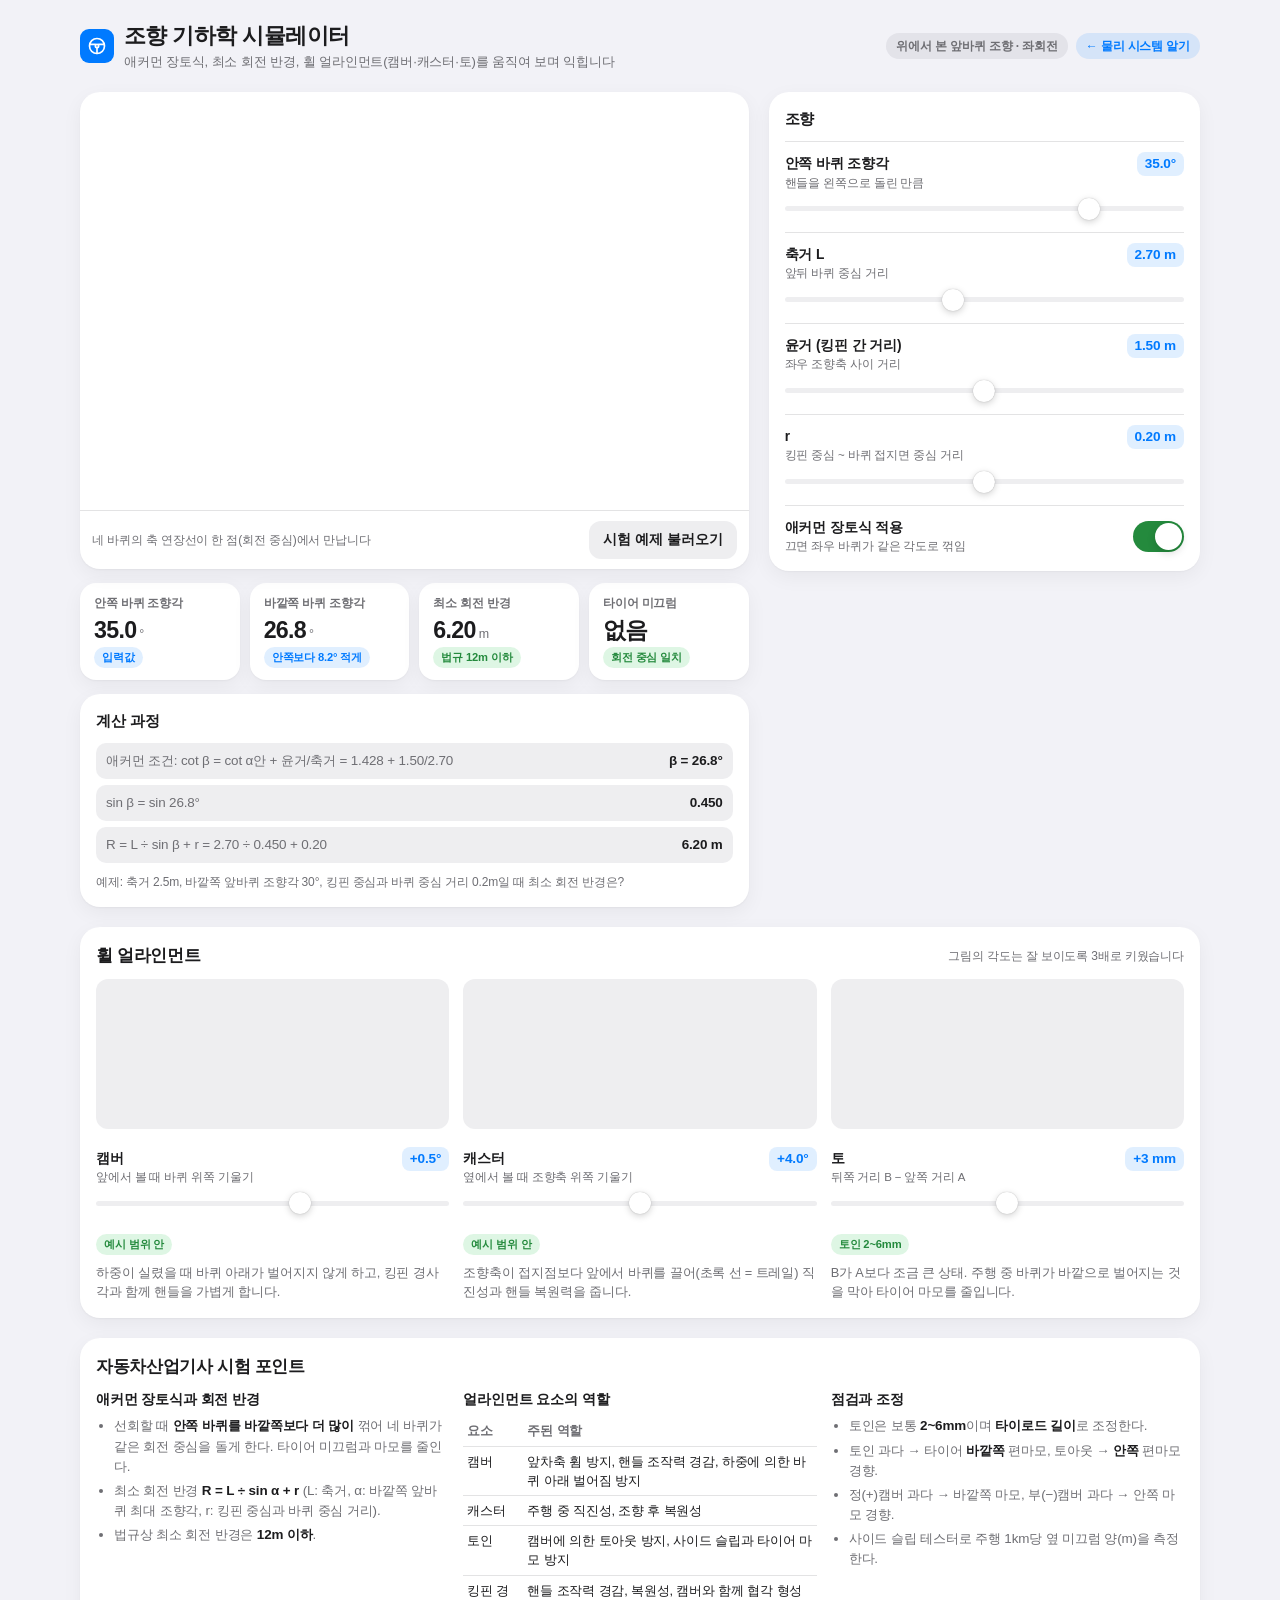
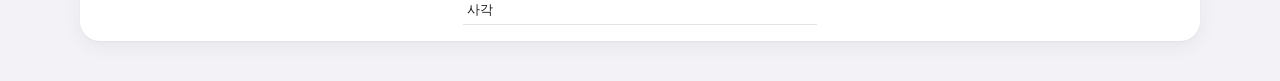
<file: public/steering.html>
<!DOCTYPE html>
<html lang="ko">
<head>
<meta charset="UTF-8">
<meta name="viewport" content="width=device-width, initial-scale=1.0, viewport-fit=cover">
<title>조향 기하학 시뮬레이터</title>
<style>
  :root {
    --bg: #f2f2f7;
    --surface: #ffffff;
    --fill: rgba(118, 118, 128, 0.12);
    --fg: #1c1c1e;
    --fg-2: #6e6e73;
    --line: rgba(60, 60, 67, 0.14);
    --accent: #007aff;
    --accent-soft: rgba(0, 122, 255, 0.12);
    --good: #248a3d;
    --good-soft: rgba(52, 199, 89, 0.16);
    --warn: #c93400;
    --warn-soft: rgba(255, 149, 0, 0.18);
    --bad: #d70015;
    --bad-soft: rgba(255, 59, 48, 0.14);
    --steel: #9aa1ab;
    --steel-dark: #636366;
    --metal: #c9ced6;
    --tire: #2c2c2e;
    --hot: #ff9500;
    --fire: #ff3b30;
    --fluid: #af52de;
    --cool: #5ac8fa;
    --knob: #ffffff;
    --shadow: 0 1px 2px rgba(0, 0, 0, 0.04), 0 6px 20px rgba(0, 0, 0, 0.05);
    --ease-out: cubic-bezier(0.16, 1, 0.3, 1);
    --font: -apple-system, BlinkMacSystemFont, "SF Pro Text", "Apple SD Gothic Neo", "Noto Sans KR", "Malgun Gothic", "Helvetica Neue", sans-serif;
  }
  @media (prefers-color-scheme: dark) {
    :root:not([data-theme="light"]) {
      --bg: #000000; --surface: #1c1c1e; --fill: rgba(118, 118, 128, 0.24);
      --fg: #f5f5f7; --fg-2: #98989f; --line: rgba(84, 84, 88, 0.5);
      --accent: #0a84ff; --accent-soft: rgba(10, 132, 255, 0.2);
      --good: #30d158; --good-soft: rgba(48, 209, 88, 0.18);
      --warn: #ff9f0a; --warn-soft: rgba(255, 159, 10, 0.2);
      --bad: #ff453a; --bad-soft: rgba(255, 69, 58, 0.2);
      --steel: #8e8e93; --steel-dark: #aeaeb2; --metal: #48484a; --tire: #0b0b0c;
      --hot: #ff9f0a; --fire: #ff453a; --fluid: #bf5af2; --cool: #64d2ff; --knob: #f5f5f7;
      --shadow: 0 0 0 1px rgba(255, 255, 255, 0.04);
      color-scheme: dark;
    }
  }
  :root[data-theme="dark"] {
    --bg: #000000; --surface: #1c1c1e; --fill: rgba(118, 118, 128, 0.24);
    --fg: #f5f5f7; --fg-2: #98989f; --line: rgba(84, 84, 88, 0.5);
    --accent: #0a84ff; --accent-soft: rgba(10, 132, 255, 0.2);
    --good: #30d158; --good-soft: rgba(48, 209, 88, 0.18);
    --warn: #ff9f0a; --warn-soft: rgba(255, 159, 10, 0.2);
    --bad: #ff453a; --bad-soft: rgba(255, 69, 58, 0.2);
    --steel: #8e8e93; --steel-dark: #aeaeb2; --metal: #48484a; --tire: #0b0b0c;
    --hot: #ff9f0a; --fire: #ff453a; --fluid: #bf5af2; --cool: #64d2ff; --knob: #f5f5f7;
    --shadow: 0 0 0 1px rgba(255, 255, 255, 0.04);
    color-scheme: dark;
  }

  * { box-sizing: border-box; }
  body {
    margin: 0;
    padding-inline: 16px;
    padding-block: 20px 40px;
    background: var(--bg);
    color: var(--fg);
    font-family: var(--font);
    font-size: 15px;
    line-height: 1.5;
    letter-spacing: -0.01em;
    -webkit-font-smoothing: antialiased;
  }
  .wrap { max-width: 1120px; margin: 0 auto; display: grid; gap: 20px; }

  .top { display: flex; flex-wrap: wrap; align-items: center; justify-content: space-between; gap: 12px; }
  .brand { display: flex; align-items: center; gap: 10px; min-width: 0; }
  .brand-icon { width: 34px; height: 34px; border-radius: 9px; flex-shrink: 0; background: var(--accent); display: grid; place-items: center; }
  .brand-icon svg { width: 20px; height: 20px; stroke: #fff; fill: none; stroke-width: 2; stroke-linecap: round; stroke-linejoin: round; }
  h1 { margin: 0; font-size: 1.35rem; font-weight: 700; letter-spacing: -0.025em; text-wrap: balance; }
  .sub { margin: 0; font-size: 0.82rem; color: var(--fg-2); }
  .tag-row { display: flex; gap: 8px; flex-wrap: wrap; }
  .model-tag { font-size: 0.75rem; font-weight: 600; color: var(--fg-2); background: var(--fill); padding: 4px 10px; border-radius: 999px; }
  .home-link { color: var(--accent); background: var(--accent-soft); text-decoration: none; transition: transform 0.18s var(--ease-out); }
  .home-link:active { transform: scale(0.95); }
  .home-link:focus-visible { outline: 2px solid var(--accent); outline-offset: 2px; }

  .main { display: grid; gap: 20px; grid-template-columns: minmax(0, 1fr); }
  @media (min-width: 920px) {
    .main { grid-template-columns: minmax(0, 1.55fr) minmax(0, 1fr); align-items: start; }
    .side { position: sticky; top: calc(env(safe-area-inset-top, 0px) + 16px); }
  }
  .col { display: grid; gap: 14px; min-width: 0; }

  .panel { background: var(--surface); border-radius: 20px; box-shadow: var(--shadow); padding: 16px; min-width: 0; }
  .panel-head { display: flex; align-items: center; justify-content: space-between; gap: 10px; margin-bottom: 10px; flex-wrap: wrap; }
  .panel-title { font-size: 0.95rem; font-weight: 650; margin: 0; }
  .hint { font-size: 0.75rem; color: var(--fg-2); margin: 0; }

  .stage { position: relative; padding: 0; overflow: hidden; }
  .stage canvas { display: block; width: 100%; aspect-ratio: 16 / 9; }
  @media (max-width: 560px) { .stage canvas { aspect-ratio: 4 / 3.2; } }
  .stage-bar { display: flex; flex-wrap: wrap; gap: 8px; align-items: center; justify-content: space-between; padding: 10px 12px; border-top: 1px solid var(--line); }
  .btn-row { display: flex; gap: 8px; flex-wrap: wrap; align-items: center; }

  button { font: inherit; color: inherit; }
  .btn {
    border: none; cursor: pointer; border-radius: 12px; padding: 9px 14px;
    font-size: 0.85rem; font-weight: 600; background: var(--fill); color: var(--fg);
    display: inline-flex; align-items: center; gap: 6px;
    transition: transform 0.18s var(--ease-out), background-color 0.2s var(--ease-out), color 0.2s var(--ease-out);
    touch-action: manipulation; user-select: none; -webkit-user-select: none;
  }
  .btn:active, .btn.is-held { transform: scale(0.95); }
  .btn-primary { background: var(--accent); color: #fff; }
  .btn-hold.is-held { background: var(--hot); color: #fff; }
  .btn svg { width: 14px; height: 14px; fill: currentColor; }
  button:focus-visible, input:focus-visible { outline: 2px solid var(--accent); outline-offset: 2px; }

  .metrics { display: grid; gap: 10px; grid-template-columns: repeat(4, minmax(0, 1fr)); }
  @media (max-width: 700px) { .metrics { grid-template-columns: repeat(2, minmax(0, 1fr)); } }
  .tile { background: var(--surface); border-radius: 16px; padding: 12px 14px; box-shadow: var(--shadow); display: grid; gap: 4px; min-width: 0; align-content: start; }
  .tile-label { font-size: 0.72rem; font-weight: 600; color: var(--fg-2); }
  .tile-value { font-size: 1.45rem; font-weight: 700; letter-spacing: -0.03em; font-variant-numeric: tabular-nums; line-height: 1.15; overflow-wrap: anywhere; }
  .tile-unit { font-size: 0.78rem; font-weight: 500; color: var(--fg-2); margin-left: 3px; letter-spacing: 0; }
  .chip { justify-self: start; font-size: 0.7rem; font-weight: 650; padding: 2px 8px; border-radius: 999px; background: var(--fill); color: var(--fg-2); transition: background-color 0.25s var(--ease-out), color 0.25s var(--ease-out); }
  .chip.good { background: var(--good-soft); color: var(--good); }
  .chip.warn { background: var(--warn-soft); color: var(--warn); }
  .chip.bad { background: var(--bad-soft); color: var(--bad); }
  .chip.info { background: var(--accent-soft); color: var(--accent); }

  .calc { display: grid; gap: 6px; font-size: 0.84rem; font-variant-numeric: tabular-nums; }
  .calc-row { display: grid; grid-template-columns: minmax(0, 1fr) auto; gap: 10px; padding: 8px 10px; border-radius: 10px; background: var(--fill); align-items: baseline; }
  .calc-row span:first-child { color: var(--fg-2); overflow-wrap: anywhere; }
  .calc-row b { font-weight: 700; white-space: nowrap; }

  .seg { position: relative; display: grid; grid-auto-flow: column; grid-auto-columns: minmax(0, 1fr); background: var(--fill); border-radius: 11px; padding: 2px; }
  .seg-thumb { position: absolute; top: 2px; bottom: 2px; left: 0; width: 0; background: var(--knob); border-radius: 9px; box-shadow: 0 2px 6px rgba(0, 0, 0, 0.12); transition: transform 0.32s var(--ease-out), width 0.32s var(--ease-out), opacity 0.2s; }
  .seg button { position: relative; z-index: 1; border: none; background: transparent; cursor: pointer; padding: 7px 2px; font-size: 0.78rem; font-weight: 500; border-radius: 9px; color: var(--fg); white-space: nowrap; overflow: hidden; text-overflow: ellipsis; }
  .seg button[aria-pressed="true"] { font-weight: 650; color: #1c1c1e; }
  .seg-caption { margin-top: 8px; font-size: 0.76rem; color: var(--fg-2); min-height: 1.2em; }

  .field { display: grid; gap: 4px; padding-block: 10px; border-top: 1px solid var(--line); }
  .field:first-of-type { border-top: none; }
  .field-head { display: flex; justify-content: space-between; align-items: baseline; gap: 8px; }
  .field label { font-size: 0.86rem; font-weight: 600; }
  .field small { display: block; font-size: 0.72rem; color: var(--fg-2); font-weight: 500; }
  .badge { font-size: 0.85rem; font-weight: 650; color: var(--accent); background: var(--accent-soft); padding: 2px 8px; border-radius: 8px; font-variant-numeric: tabular-nums; white-space: nowrap; }

  input[type=range] { -webkit-appearance: none; appearance: none; width: 100%; height: 26px; background: transparent; cursor: pointer; margin: 0; }
  input[type=range]::-webkit-slider-runnable-track { height: 5px; background: var(--fill); border-radius: 3px; }
  input[type=range]::-webkit-slider-thumb { -webkit-appearance: none; width: 22px; height: 22px; margin-top: -8.5px; border-radius: 50%; background: var(--knob); box-shadow: 0 2px 7px rgba(0, 0, 0, 0.18), 0 0 1px rgba(0, 0, 0, 0.3); transition: transform 0.15s var(--ease-out); }
  input[type=range]:active::-webkit-slider-thumb { transform: scale(1.18); }
  input[type=range]::-moz-range-track { height: 5px; background: var(--fill); border-radius: 3px; }
  input[type=range]::-moz-range-thumb { width: 22px; height: 22px; border: none; border-radius: 50%; background: var(--knob); box-shadow: 0 2px 7px rgba(0, 0, 0, 0.18), 0 0 1px rgba(0, 0, 0, 0.3); }

  .switch-row { display: flex; align-items: center; justify-content: space-between; gap: 12px; padding-top: 12px; border-top: 1px solid var(--line); }
  .switch-row label { font-size: 0.86rem; font-weight: 600; cursor: pointer; }
  .switch-row label small { display: block; font-size: 0.72rem; color: var(--fg-2); font-weight: 500; }
  .switch { position: relative; width: 51px; height: 31px; flex-shrink: 0; }
  .switch input { position: absolute; inset: 0; opacity: 0; margin: 0; cursor: pointer; z-index: 1; }
  .switch span { position: absolute; inset: 0; border-radius: 999px; background: var(--fill); transition: background-color 0.25s var(--ease-out); }
  .switch span::after { content: ""; position: absolute; top: 2px; left: 2px; width: 27px; height: 27px; border-radius: 50%; background: #fff; box-shadow: 0 3px 8px rgba(0, 0, 0, 0.15); transition: transform 0.3s var(--ease-out); }
  .switch input:checked + span { background: var(--good); }
  .switch input.danger:checked + span { background: var(--bad); }
  .switch input:checked + span::after { transform: translateX(20px); }
  .switch input:focus-visible + span { outline: 2px solid var(--accent); outline-offset: 2px; }

  .notes { display: grid; gap: 14px; grid-template-columns: minmax(0, 1fr); }
  @media (min-width: 760px) { .notes { grid-template-columns: repeat(3, minmax(0, 1fr)); } }
  .note { min-width: 0; }
  .note h3 { font-size: 0.9rem; margin: 0 0 6px; }
  .note p, .note li { font-size: 0.84rem; color: var(--fg-2); margin: 0; }
  .note ul { margin: 0; padding-left: 18px; display: grid; gap: 4px; }
  .note b { color: var(--fg); font-weight: 650; }
  .note table { width: 100%; border-collapse: collapse; font-size: 0.8rem; }
  .note th, .note td { text-align: left; padding: 5px 4px; border-bottom: 1px solid var(--line); vertical-align: top; }
  .note th { color: var(--fg-2); font-weight: 600; }
  .note td { color: var(--fg); }
  h2.section { font-size: 1.05rem; margin: 0; letter-spacing: -0.02em; }

  @media (prefers-reduced-motion: reduce) {
    *, *::before, *::after { transition-duration: 0.01ms !important; }
  }

  .stage canvas#top { aspect-ratio: 16 / 10; }
  @media (max-width: 560px) { .stage canvas#top { aspect-ratio: 1 / 1; } }
  .align-grid { display: grid; gap: 14px; grid-template-columns: minmax(0, 1fr); }
  @media (min-width: 760px) { .align-grid { grid-template-columns: repeat(3, minmax(0, 1fr)); } }
  .align-card { display: grid; gap: 8px; min-width: 0; align-content: start; }
  .align-card canvas { display: block; width: 100%; height: 150px; border-radius: 12px; background: var(--fill); }
  .align-card p { margin: 0; font-size: 0.8rem; color: var(--fg-2); }
</style>
</head>
<body>
<div class="wrap">
  <header class="top">
    <div class="brand">
      <div class="brand-icon" aria-hidden="true">
        <svg viewBox="0 0 24 24"><circle cx="12" cy="12" r="9"/><circle cx="12" cy="12" r="2"/><path d="M3.5 10h6.5M14 10h6.5M12 14v7"/></svg>
      </div>
      <div>
        <h1>조향 기하학 시뮬레이터</h1>
        <p class="sub">애커먼 장토식, 최소 회전 반경, 휠 얼라인먼트(캠버·캐스터·토)를 움직여 보며 익힙니다</p>
      </div>
    </div>
    <div class="tag-row">
      <span class="model-tag">위에서 본 앞바퀴 조향 · 좌회전</span>
      <a class="model-tag home-link" href="lab.html">← 물리 시스템 알기</a>
    </div>
  </header>

  <div class="main">
    <div class="col">
      <section class="panel stage" aria-label="조향 평면도">
        <canvas id="top" role="img" aria-label="위에서 본 차량의 네 바퀴와 각 바퀴 축 연장선이 만나는 회전 중심"></canvas>
        <div class="stage-bar">
          <span class="hint" id="stageHint">네 바퀴의 축 연장선이 한 점(회전 중심)에서 만납니다</span>
          <button class="btn" id="btnExample">시험 예제 불러오기</button>
        </div>
      </section>

      <div class="metrics">
        <div class="tile">
          <span class="tile-label">안쪽 바퀴 조향각</span>
          <span class="tile-value"><span id="mIn">35.0</span><span class="tile-unit">°</span></span>
          <span class="chip info">입력값</span>
        </div>
        <div class="tile">
          <span class="tile-label">바깥쪽 바퀴 조향각</span>
          <span class="tile-value"><span id="mOut">0</span><span class="tile-unit">°</span></span>
          <span class="chip" id="cOut">애커먼</span>
        </div>
        <div class="tile">
          <span class="tile-label">최소 회전 반경</span>
          <span class="tile-value"><span id="mR">0</span><span class="tile-unit">m</span></span>
          <span class="chip" id="cR">L ÷ sin α + r</span>
        </div>
        <div class="tile">
          <span class="tile-label">타이어 미끄럼</span>
          <span class="tile-value" id="mSlip">없음</span>
          <span class="chip" id="cSlip">회전 중심 일치</span>
        </div>
      </div>

      <section class="panel">
        <div class="panel-head"><h2 class="panel-title">계산 과정</h2></div>
        <div class="calc" id="calc"></div>
        <p class="hint" id="exampleText" style="margin-top:10px;">예제: 축거 2.5m, 바깥쪽 앞바퀴 조향각 30°, 킹핀 중심과 바퀴 중심 거리 0.2m일 때 최소 회전 반경은?</p>
      </section>
    </div>

    <aside class="col side">
      <section class="panel">
        <div class="panel-head"><h2 class="panel-title">조향</h2></div>
        <div class="field">
          <div class="field-head"><label for="inDelta">안쪽 바퀴 조향각<small>핸들을 왼쪽으로 돌린 만큼</small></label><span class="badge"><span id="vDelta">35.0</span>°</span></div>
          <input type="range" id="inDelta" min="0" max="45" step="0.1" value="35">
        </div>
        <div class="field">
          <div class="field-head"><label for="inL">축거 L<small>앞뒤 바퀴 중심 거리</small></label><span class="badge"><span id="vL">2.70</span> m</span></div>
          <input type="range" id="inL" min="2.2" max="3.4" step="0.01" value="2.7">
        </div>
        <div class="field">
          <div class="field-head"><label for="inT">윤거 (킹핀 간 거리)<small>좌우 조향축 사이 거리</small></label><span class="badge"><span id="vT">1.50</span> m</span></div>
          <input type="range" id="inT" min="1.2" max="1.8" step="0.01" value="1.5">
        </div>
        <div class="field">
          <div class="field-head"><label for="inR">r<small>킹핀 중심 ~ 바퀴 접지면 중심 거리</small></label><span class="badge"><span id="vR">0.20</span> m</span></div>
          <input type="range" id="inR" min="0" max="0.4" step="0.01" value="0.2">
        </div>
        <div class="switch-row">
          <label for="inAck">애커먼 장토식 적용<small>끄면 좌우 바퀴가 같은 각도로 꺾임</small></label>
          <div class="switch"><input type="checkbox" id="inAck" role="switch" checked><span></span></div>
        </div>
      </section>
    </aside>
  </div>

  <section class="panel">
    <div class="panel-head">
      <h2 class="section">휠 얼라인먼트</h2>
      <span class="hint">그림의 각도는 잘 보이도록 3배로 키웠습니다</span>
    </div>
    <div class="align-grid">
      <div class="align-card">
        <canvas id="cvCamber" role="img" aria-label="앞에서 본 바퀴의 캠버 각"></canvas>
        <div class="field">
          <div class="field-head"><label for="inCamber">캠버<small>앞에서 볼 때 바퀴 위쪽 기울기</small></label><span class="badge"><span id="vCamber">+0.5</span>°</span></div>
          <input type="range" id="inCamber" min="-3" max="3" step="0.1" value="0.5">
        </div>
        <span class="chip" id="cCamber">정상</span>
        <p id="tCamber"></p>
      </div>
      <div class="align-card">
        <canvas id="cvCaster" role="img" aria-label="옆에서 본 조향축의 캐스터 각과 트레일"></canvas>
        <div class="field">
          <div class="field-head"><label for="inCaster">캐스터<small>옆에서 볼 때 조향축 위쪽 기울기</small></label><span class="badge"><span id="vCaster">+4.0</span>°</span></div>
          <input type="range" id="inCaster" min="-2" max="10" step="0.1" value="4">
        </div>
        <span class="chip" id="cCaster">정상</span>
        <p id="tCaster"></p>
      </div>
      <div class="align-card">
        <canvas id="cvToe" role="img" aria-label="위에서 본 좌우 앞바퀴의 토인과 토아웃"></canvas>
        <div class="field">
          <div class="field-head"><label for="inToe">토<small>뒤쪽 거리 B − 앞쪽 거리 A</small></label><span class="badge"><span id="vToe">+3</span> mm</span></div>
          <input type="range" id="inToe" min="-6" max="12" step="1" value="3">
        </div>
        <span class="chip" id="cToe">정상</span>
        <p id="tToe"></p>
      </div>
    </div>
  </section>

  <section class="panel">
    <div class="panel-head"><h2 class="section">자동차산업기사 시험 포인트</h2></div>
    <div class="notes">
      <div class="note">
        <h3>애커먼 장토식과 회전 반경</h3>
        <ul>
          <li>선회할 때 <b>안쪽 바퀴를 바깥쪽보다 더 많이</b> 꺾어 네 바퀴가 같은 회전 중심을 돌게 한다. 타이어 미끄럼과 마모를 줄인다.</li>
          <li>최소 회전 반경 <b>R = L ÷ sin α + r</b> (L: 축거, α: 바깥쪽 앞바퀴 최대 조향각, r: 킹핀 중심과 바퀴 중심 거리).</li>
          <li>법규상 최소 회전 반경은 <b>12m 이하</b>.</li>
        </ul>
      </div>
      <div class="note">
        <h3>얼라인먼트 요소의 역할</h3>
        <table>
          <thead><tr><th>요소</th><th>주된 역할</th></tr></thead>
          <tbody>
            <tr><td>캠버</td><td>앞차축 휨 방지, 핸들 조작력 경감, 하중에 의한 바퀴 아래 벌어짐 방지</td></tr>
            <tr><td>캐스터</td><td>주행 중 직진성, 조향 후 복원성</td></tr>
            <tr><td>토인</td><td>캠버에 의한 토아웃 방지, 사이드 슬립과 타이어 마모 방지</td></tr>
            <tr><td>킹핀 경사각</td><td>핸들 조작력 경감, 복원성, 캠버와 함께 협각 형성</td></tr>
          </tbody>
        </table>
      </div>
      <div class="note">
        <h3>점검과 조정</h3>
        <ul>
          <li>토인은 보통 <b>2~6mm</b>이며 <b>타이로드 길이</b>로 조정한다.</li>
          <li>토인 과다 → 타이어 <b>바깥쪽</b> 편마모, 토아웃 → <b>안쪽</b> 편마모 경향.</li>
          <li>정(+)캠버 과다 → 바깥쪽 마모, 부(−)캠버 과다 → 안쪽 마모 경향.</li>
          <li>사이드 슬립 테스터로 주행 1km당 옆 미끄럼 양(m)을 측정한다.</li>
        </ul>
      </div>
    </div>
  </section>
</div>

<script>
(() => {
  // ---------- 공통: 테마 토큰, 캔버스, 세그먼트, 길게 누르기 ----------
  const $ = id => document.getElementById(id);
  const C = {};
  const TOKEN_NAMES = ['bg', 'surface', 'fill', 'fg', 'fg-2', 'line', 'accent', 'good', 'warn', 'bad', 'steel', 'steel-dark', 'metal', 'tire', 'hot', 'fire', 'fluid', 'cool', 'knob'];
  function readTokens() {
    const cs = getComputedStyle(document.documentElement);
    TOKEN_NAMES.forEach(t => { C[t] = cs.getPropertyValue('--' + t).trim(); });
    C.font = getComputedStyle(document.body).fontFamily;
  }
  readTokens();
  if (window.matchMedia) window.matchMedia('(prefers-color-scheme: dark)').addEventListener('change', readTokens);
  new MutationObserver(readTokens).observe(document.documentElement, { attributes: true, attributeFilter: ['data-theme', 'class', 'style'] });
  const REDUCE = !!(window.matchMedia && window.matchMedia('(prefers-reduced-motion: reduce)').matches);

  function fitCanvas(cv) {
    const ctx = cv.getContext('2d');
    const fit = () => {
      const dpr = Math.min(window.devicePixelRatio || 1, 2);
      const r = cv.getBoundingClientRect();
      cv.width = Math.round(r.width * dpr);
      cv.height = Math.round(r.height * dpr);
      ctx.setTransform(dpr, 0, 0, dpr, 0, 0);
      cv._w = r.width; cv._h = r.height;
    };
    new ResizeObserver(fit).observe(cv);
    fit();
    return ctx;
  }

  function setChip(el, text, tone) {
    el.textContent = text;
    el.className = 'chip' + (tone ? ' ' + tone : '');
  }

  // 선택 표시가 미끄러져 이동하는 세그먼트 컨트롤
  function initSeg(root, onPick) {
    const thumb = root.querySelector('.seg-thumb');
    const btns = [...root.querySelectorAll('button')];
    function place(animate) {
      const on = btns.find(b => b.getAttribute('aria-pressed') === 'true');
      if (!animate) thumb.style.transition = 'none';
      if (on) {
        thumb.style.opacity = 1;
        thumb.style.width = on.offsetWidth + 'px';
        thumb.style.transform = `translateX(${on.offsetLeft}px)`;
      } else {
        thumb.style.opacity = 0;
      }
      if (!animate) { void thumb.offsetWidth; thumb.style.transition = ''; }
    }
    function select(v) {
      btns.forEach(b => b.setAttribute('aria-pressed', String(b.dataset.v === v)));
      place(true);
    }
    btns.forEach(b => b.addEventListener('click', () => { select(b.dataset.v); onPick(b.dataset.v); }));
    new ResizeObserver(() => place(false)).observe(root);
    return { select, clear: () => select(null) };
  }

  // 누르고 있는 동안 on, 떼면 off (마우스·터치·키보드)
  function holdButton(btn, onChange) {
    const on = e => { if (e) e.preventDefault(); btn.classList.add('is-held'); onChange(true); };
    const off = () => { if (!btn.classList.contains('is-held')) return; btn.classList.remove('is-held'); onChange(false); };
    btn.addEventListener('pointerdown', e => { btn.setPointerCapture(e.pointerId); on(e); });
    btn.addEventListener('pointerup', off);
    btn.addEventListener('pointercancel', off);
    btn.addEventListener('lostpointercapture', off);
    btn.addEventListener('keydown', e => { if ((e.key === ' ' || e.key === 'Enter') && !e.repeat) on(e); });
    btn.addEventListener('keyup', e => { if (e.key === ' ' || e.key === 'Enter') off(); });
    btn.addEventListener('contextmenu', e => e.preventDefault());
  }

  function roundRect(ctx, x, y, w, h, r) {
    r = Math.min(r, Math.abs(w) / 2, Math.abs(h) / 2);
    ctx.beginPath();
    ctx.moveTo(x + r, y);
    ctx.arcTo(x + w, y, x + w, y + h, r);
    ctx.arcTo(x + w, y + h, x, y + h, r);
    ctx.arcTo(x, y + h, x, y, r);
    ctx.arcTo(x, y, x + w, y, r);
    ctx.closePath();
  }
  const clamp = (v, a, b) => Math.min(Math.max(v, a), b);
  const lerp = (a, b, t) => a + (b - a) * t;
  const DEG = Math.PI / 180;


  const P = { delta: 35, L: 2.7, T: 1.5, r: 0.2, ack: true, camber: 0.5, caster: 4, toe: 3 };
  // 화면의 바퀴 각은 입력값을 바로 따라가지 않고 부드럽게 따라감 (조향의 '움직임'을 보여줌)
  let shown = { inner: 0, outer: 0 };

  function angles() {
    const di = P.delta * DEG;
    if (!P.ack || P.delta < 0.01) return { di, do: di };
    const cotO = 1 / Math.tan(di) + P.T / P.L;
    return { di, do: Math.atan(1 / cotO) };
  }

  const f2 = v => v.toFixed(2);
  function updateText() {
    $('vDelta').textContent = P.delta.toFixed(1);
    $('vL').textContent = f2(P.L); $('vT').textContent = f2(P.T); $('vR').textContent = f2(P.r);
    const a = angles();
    const doDeg = a.do / DEG;
    $('mIn').textContent = P.delta.toFixed(1);
    $('mOut').textContent = doDeg.toFixed(1);
    setChip($('cOut'), P.ack ? `안쪽보다 ${(P.delta - doDeg).toFixed(1)}° 적게` : '안쪽과 같음', P.ack ? 'info' : 'warn');
    if (P.delta < 0.5) {
      $('mR').textContent = '∞';
      setChip($('cR'), '직진', '');
    } else {
      const R = P.L / Math.sin(a.do) + P.r;
      $('mR').textContent = R.toFixed(2);
      setChip($('cR'), R <= 12 ? '법규 12m 이하' : '12m 초과', R <= 12 ? 'good' : 'bad');
    }
    if (P.ack || P.delta < 0.5) {
      $('mSlip').textContent = '없음';
      setChip($('cSlip'), '회전 중심 일치', 'good');
      $('stageHint').textContent = '네 바퀴의 축 연장선이 한 점(회전 중심)에서 만납니다';
    } else {
      // 평행 조향: 좌우 앞바퀴 축선이 뒤차축 연장선과 만나는 두 점의 거리
      const gap = Math.abs(P.L / Math.tan(a.di) - (P.L / Math.tan(a.di) + P.T) ) ;
      $('mSlip').textContent = '발생';
      setChip($('cSlip'), `회전 중심 ${gap.toFixed(2)}m 어긋남`, 'bad');
      $('stageHint').textContent = '좌우 앞바퀴 축선이 서로 다른 점을 향해 바퀴가 옆으로 끌립니다';
    }
    const R = P.delta < 0.5 ? null : P.L / Math.sin(a.do) + P.r;
    $('calc').innerHTML = P.ack ? `
      <div class="calc-row"><span>애커먼 조건: cot β = cot α안 + 윤거/축거 = ${(1 / Math.tan(a.di)).toFixed(3)} + ${f2(P.T)}/${f2(P.L)}</span><b>β = ${doDeg.toFixed(1)}°</b></div>
      <div class="calc-row"><span>sin β = sin ${doDeg.toFixed(1)}°</span><b>${Math.sin(a.do).toFixed(3)}</b></div>
      <div class="calc-row"><span>R = L ÷ sin β + r = ${f2(P.L)} ÷ ${Math.sin(a.do).toFixed(3)} + ${f2(P.r)}</span><b>${R ? R.toFixed(2) + ' m' : '직진'}</b></div>` : `
      <div class="calc-row"><span>평행 조향: 바깥쪽 = 안쪽 = ${P.delta.toFixed(1)}°</span><b>회전 중심 불일치</b></div>
      <div class="calc-row"><span>R = L ÷ sin α + r = ${f2(P.L)} ÷ ${Math.sin(a.do).toFixed(3)} + ${f2(P.r)}</span><b>${R ? R.toFixed(2) + ' m' : '직진'}</b></div>`;
  }

  const bind = (id, key) => $(id).addEventListener('input', e => { P[key] = parseFloat(e.target.value); updateText(); updateAlign(); });
  bind('inDelta', 'delta'); bind('inL', 'L'); bind('inT', 'T'); bind('inR', 'r');
  bind('inCamber', 'camber'); bind('inCaster', 'caster'); bind('inToe', 'toe');
  $('inAck').addEventListener('change', e => { P.ack = e.target.checked; updateText(); });

  $('btnExample').addEventListener('click', () => {
    // 바깥쪽 30°가 되도록 안쪽 각을 역산 (cot 안 = cot 바깥 − 윤거/축거)
    P.L = 2.5; P.r = 0.2; P.ack = true;
    const cotI = 1 / Math.tan(30 * DEG) - P.T / P.L;
    P.delta = +(Math.atan(1 / cotI) / DEG).toFixed(1);
    $('inL').value = P.L; $('inR').value = P.r; $('inDelta').value = P.delta; $('inAck').checked = true;
    updateText();
    $('exampleText').textContent = `예제 풀이: R = 2.5 ÷ sin 30° + 0.2 = 2.5 ÷ 0.5 + 0.2 = 5.2m. 화면은 바깥쪽이 30°가 되도록 안쪽을 ${P.delta}°로 맞췄습니다(소수 첫째 자리 반올림).`;
  });

  // ---------- 평면도 ----------
  const top = $('top'), ctx = fitCanvas(top);

  function wheel(c, x, y, ang, len, wid, color) {
    c.save(); c.translate(x, y); c.rotate(-ang);
    c.fillStyle = color; roundRect(c, -wid / 2, -len / 2, wid, len, wid * 0.3); c.fill();
    c.restore();
  }

  function drawTop() {
    const W = top._w, H = top._h;
    if (!W) return;
    ctx.clearRect(0, 0, W, H);
    ctx.fillStyle = C.surface; ctx.fillRect(0, 0, W, H);
    const s = Math.min(H * 0.55 / P.L, W * 0.28 / P.T);      // px/m
    const carX = W * 0.68, frontY = H * 0.2, rearY = frontY + P.L * s;
    const xl = carX - P.T * s / 2, xr = carX + P.T * s / 2;
    const wl = 0.65 * s, ww = 0.22 * s;
    const di = shown.inner, dO = shown.outer;

    // 차체
    ctx.fillStyle = C.fill;
    roundRect(ctx, xl - 0.12 * s, frontY - 0.75 * s, P.T * s + 0.24 * s, P.L * s + 1.6 * s, 0.35 * s); ctx.fill();
    ctx.strokeStyle = C.line; ctx.lineWidth = 1; ctx.stroke();
    ctx.fillStyle = C['fg-2']; ctx.font = `600 ${Math.max(10, s * 0.16)}px ${C.font}`; ctx.textAlign = 'center'; ctx.textBaseline = 'middle';
    ctx.fillText('앞', carX, frontY - 0.45 * s);
    // 차축
    ctx.strokeStyle = C.steel; ctx.lineWidth = 2;
    ctx.beginPath(); ctx.moveTo(xl, rearY); ctx.lineTo(xr, rearY); ctx.stroke();
    ctx.beginPath(); ctx.moveTo(xl, frontY); ctx.lineTo(xr, frontY); ctx.stroke();

    // 축선(바퀴 축 연장선)
    const lineTo = (x, y, ang, color, dash) => {
      // 방향: 왼쪽 아래 (-cos, +sin)
      const dx = -Math.cos(ang), dy = Math.sin(ang);
      let t = 4000;
      if (dy > 1e-4) t = Math.min(t, (rearY + 0.0 - y) / dy + 0);
      ctx.save(); ctx.strokeStyle = color; ctx.lineWidth = 1.5; ctx.setLineDash(dash || [5, 5]);
      ctx.beginPath(); ctx.moveTo(x, y); ctx.lineTo(x + dx * t, y + dy * t); ctx.stroke(); ctx.restore();
      return dy > 1e-4 ? { x: x + dx * t, y: rearY } : null;
    };
    ctx.save(); ctx.strokeStyle = C['fg-2']; ctx.lineWidth = 1.5; ctx.setLineDash([5, 5]);
    ctx.beginPath(); ctx.moveTo(xr, rearY); ctx.lineTo(-10, rearY); ctx.stroke(); ctx.restore();
    const pIn = lineTo(xl, frontY, di, C.accent);
    const pOut = lineTo(xr, frontY, dO, P.ack ? C.accent : C.fire);

    // 회전 중심과 바깥쪽 앞바퀴 궤적
    if (pIn && pIn.x > -W) {
      if (pIn.x > 4) {
        ctx.fillStyle = C.accent;
        ctx.beginPath(); ctx.arc(pIn.x, rearY, 5, 0, Math.PI * 2); ctx.fill();
        ctx.fillStyle = C.fg; ctx.textAlign = 'left';
        ctx.fillText('회전 중심', pIn.x + 8, rearY + 14);
      }
      const rad = Math.hypot(xr - pIn.x, frontY - rearY);
      ctx.save(); ctx.strokeStyle = C.good; ctx.globalAlpha = 0.5; ctx.lineWidth = 2; ctx.setLineDash([2, 6]);
      const phi = Math.atan2(frontY - rearY, xr - pIn.x);   // 바깥쪽 앞바퀴 위치의 각도
      ctx.beginPath(); ctx.arc(pIn.x, rearY, rad, phi - 0.9, phi); ctx.stroke();
      ctx.restore();
    }
    if (!P.ack && pOut && pIn && Math.abs(pOut.x - pIn.x) > 2) {
      ctx.fillStyle = C.fire;
      ctx.beginPath(); ctx.arc(pOut.x, rearY, 5, 0, Math.PI * 2); ctx.fill();
    }

    // 바퀴
    wheel(ctx, xl, frontY, di, wl, ww, C.tire);
    wheel(ctx, xr, frontY, dO, wl, ww, C.tire);
    wheel(ctx, xl, rearY, 0, wl, ww, C.tire);
    wheel(ctx, xr, rearY, 0, wl, ww, C.tire);
    // 각도 표기
    ctx.fillStyle = C.accent; ctx.textAlign = 'right';
    ctx.font = `700 ${Math.max(11, s * 0.17)}px ${C.font}`;
    ctx.fillText(`${(di / DEG).toFixed(1)}°`, xl - ww - 6, frontY - wl * 0.55);
    ctx.textAlign = 'left'; ctx.fillStyle = P.ack ? C.accent : C.fire;
    ctx.fillText(`${(dO / DEG).toFixed(1)}°`, xr + ww + 6, frontY - wl * 0.55);
    // 축거 표시
    ctx.strokeStyle = C['fg-2']; ctx.lineWidth = 1;
    const lx = xr + ww + 0.35 * s;
    ctx.beginPath(); ctx.moveTo(lx, frontY); ctx.lineTo(lx, rearY); ctx.stroke();
    ctx.fillStyle = C['fg-2']; ctx.font = `600 ${Math.max(10, s * 0.14)}px ${C.font}`;
    ctx.save(); ctx.translate(lx + 12, (frontY + rearY) / 2); ctx.rotate(Math.PI / 2); ctx.textAlign = 'center';
    ctx.fillText(`축거 ${f2(P.L)}m`, 0, 0); ctx.restore();
  }

  // ---------- 얼라인먼트 그림 ----------
  const EX = 3; // 각도 과장 배율
  const cvCamber = $('cvCamber'), cvCaster = $('cvCaster'), cvToe = $('cvToe');
  const cam = fitCanvas(cvCamber), cas = fitCanvas(cvCaster), toe = fitCanvas(cvToe);

  function drawCamber() {
    const W = cvCamber._w, H = cvCamber._h, c = cam; if (!W) return;
    c.clearRect(0, 0, W, H);
    const gy = H - 22, cx = W * 0.5, th = H * 0.62, tw = th * 0.28;
    c.strokeStyle = C['fg-2']; c.lineWidth = 1;
    c.beginPath(); c.moveTo(12, gy); c.lineTo(W - 12, gy); c.stroke();
    c.setLineDash([4, 4]); c.beginPath(); c.moveTo(cx, gy); c.lineTo(cx, gy - th - 14); c.stroke(); c.setLineDash([]);
    // 바깥쪽은 왼쪽. 정(+)캠버면 위쪽이 바깥(왼쪽)으로
    const a = -P.camber * EX * DEG;
    c.save(); c.translate(cx, gy); c.rotate(a);
    c.fillStyle = C.tire; roundRect(c, -tw / 2, -th, tw, th, 6); c.fill();
    c.fillStyle = C.steel; c.fillRect(-tw * 0.15, -th * 0.62, tw * 0.3, th * 0.24);
    c.restore();
    c.fillStyle = C['fg-2']; c.font = `600 11px ${C.font}`; c.textAlign = 'left'; c.textBaseline = 'middle';
    c.fillText('← 차체 바깥쪽', 10, 14);
    c.textAlign = 'right'; c.fillText('앞에서 본 왼쪽 앞바퀴', W - 10, 14);
  }

  function drawCaster() {
    const W = cvCaster._w, H = cvCaster._h, c = cas; if (!W) return;
    c.clearRect(0, 0, W, H);
    const gy = H - 22, R = H * 0.3, cx = W * 0.5, cy = gy - R;
    c.strokeStyle = C['fg-2']; c.lineWidth = 1;
    c.beginPath(); c.moveTo(12, gy); c.lineTo(W - 12, gy); c.stroke();
    c.fillStyle = C.tire; c.beginPath(); c.arc(cx, cy, R, 0, Math.PI * 2); c.fill();
    c.fillStyle = C.steel; c.beginPath(); c.arc(cx, cy, R * 0.45, 0, Math.PI * 2); c.fill();
    // 진행 방향은 오른쪽. 정(+)캐스터면 조향축 위쪽이 뒤(왼쪽)로
    const a = P.caster * EX * DEG;
    const len = R * 2.1;
    const top = { x: cx - Math.sin(a) * len, y: cy - Math.cos(a) * len };
    const hitX = cx + Math.tan(a) * R; // 축선이 지면과 만나는 점
    c.strokeStyle = C.accent; c.lineWidth = 2.5;
    c.beginPath(); c.moveTo(top.x, top.y); c.lineTo(hitX, gy); c.stroke();
    c.setLineDash([4, 4]); c.strokeStyle = C['fg-2']; c.lineWidth = 1;
    c.beginPath(); c.moveTo(cx, gy); c.lineTo(cx, cy - len); c.stroke(); c.setLineDash([]);
    // 접지점과 트레일
    c.fillStyle = C.fg; c.beginPath(); c.arc(cx, gy, 3.5, 0, Math.PI * 2); c.fill();
    c.fillStyle = C.accent; c.beginPath(); c.arc(hitX, gy, 3.5, 0, Math.PI * 2); c.fill();
    if (Math.abs(hitX - cx) > 3) {
      c.strokeStyle = P.caster >= 0 ? C.good : C.bad; c.lineWidth = 3;
      c.beginPath(); c.moveTo(cx, gy + 7); c.lineTo(hitX, gy + 7); c.stroke();
    }
    c.fillStyle = C['fg-2']; c.font = `600 11px ${C.font}`; c.textBaseline = 'middle';
    c.textAlign = 'right'; c.fillText('진행 방향 →', W - 10, 14);
    c.textAlign = 'left'; c.fillText('옆에서 본 앞바퀴', 10, 14);
  }

  function drawToe() {
    const W = cvToe._w, H = cvToe._h, c = toe; if (!W) return;
    c.clearRect(0, 0, W, H);
    const cy = H * 0.55, gap = W * 0.22, wl = H * 0.5, ww = wl * 0.26;
    // 토 mm → 각도 (림 지름 약 400mm 기준), 화면용으로 크게 과장
    const ang = Math.atan((P.toe / 2) / 400) * 12;
    const xl = W / 2 - gap, xr = W / 2 + gap;
    [[xl, -ang], [xr, ang]].forEach(([x, a]) => {
      c.save(); c.translate(x, cy); c.rotate(a);
      c.fillStyle = C.tire; roundRect(c, -ww / 2, -wl / 2, ww, wl, 5); c.fill();
      c.restore();
    });
    // 앞(A)과 뒤(B) 거리 표시
    const fy = cy - wl * 0.42, by = cy + wl * 0.42;
    const fxL = xl + Math.sin(ang) * wl * 0.42, fxR = xr - Math.sin(ang) * wl * 0.42;
    const bxL = xl - Math.sin(ang) * wl * 0.42, bxR = xr + Math.sin(ang) * wl * 0.42;
    c.strokeStyle = C.accent; c.lineWidth = 1.5;
    c.beginPath(); c.moveTo(fxL + ww / 2, fy); c.lineTo(fxR - ww / 2, fy); c.stroke();
    c.strokeStyle = C.hot;
    c.beginPath(); c.moveTo(bxL + ww / 2, by); c.lineTo(bxR - ww / 2, by); c.stroke();
    c.font = `650 11px ${C.font}`; c.textAlign = 'center'; c.textBaseline = 'bottom';
    c.fillStyle = C.accent; c.fillText('A (앞쪽)', W / 2, fy - 3);
    c.textBaseline = 'top'; c.fillStyle = C.hot; c.fillText('B (뒤쪽)', W / 2, by + 3);
    c.fillStyle = C['fg-2']; c.textAlign = 'left'; c.textBaseline = 'middle';
    c.fillText('위에서 본 앞바퀴 ↑앞', 10, 14);
  }

  function updateAlign() {
    const sgn = v => (v > 0 ? '+' : '') + v;
    $('vCamber').textContent = sgn(P.camber.toFixed(1));
    $('vCaster').textContent = sgn(P.caster.toFixed(1));
    $('vToe').textContent = sgn(P.toe);

    if (P.camber > 1.5) { setChip($('cCamber'), '정캠버 과다', 'warn'); $('tCamber').textContent = '바퀴 위쪽이 바깥으로 많이 기울어 타이어 바깥쪽이 빨리 닳는 경향이 있습니다.'; }
    else if (P.camber < -1.5) { setChip($('cCamber'), '부캠버 과다', 'warn'); $('tCamber').textContent = '바퀴 위쪽이 안쪽으로 기울어 코너링 접지는 좋지만 타이어 안쪽이 빨리 닳는 경향이 있습니다.'; }
    else { setChip($('cCamber'), '예시 범위 안', 'good'); $('tCamber').textContent = '하중이 실렸을 때 바퀴 아래가 벌어지지 않게 하고, 킹핀 경사각과 함께 핸들을 가볍게 합니다.'; }

    if (P.caster < 0.5) { setChip($('cCaster'), P.caster < 0 ? '부(−)캐스터' : '캐스터 부족', 'bad'); $('tCaster').textContent = '조향축이 접지점보다 앞에서 바퀴를 끌지 못해 직진성과 핸들 복원력이 약합니다.'; }
    else if (P.caster > 8) { setChip($('cCaster'), '캐스터 과다', 'warn'); $('tCaster').textContent = '직진성과 복원력은 강하지만 핸들이 무거워집니다.'; }
    else { setChip($('cCaster'), '예시 범위 안', 'good'); $('tCaster').textContent = '조향축이 접지점보다 앞에서 바퀴를 끌어(초록 선 = 트레일) 직진성과 핸들 복원력을 줍니다.'; }

    if (P.toe < 0) { setChip($('cToe'), '토아웃', 'warn'); $('tToe').textContent = '앞쪽이 벌어진 상태. 타이어 안쪽 편마모와 직진 불안정의 원인이 됩니다.'; }
    else if (P.toe > 6) { setChip($('cToe'), '토인 과다', 'warn'); $('tToe').textContent = '앞쪽이 너무 오므라든 상태. 타이어 바깥쪽 편마모와 사이드 슬립이 커집니다.'; }
    else if (P.toe < 2) { setChip($('cToe'), '토인 부족', 'warn'); $('tToe').textContent = '주행 중 캠버와 구름 저항 때문에 바퀴가 토아웃 쪽으로 벌어질 수 있습니다.'; }
    else { setChip($('cToe'), '토인 2~6mm', 'good'); $('tToe').textContent = 'B가 A보다 조금 큰 상태. 주행 중 바퀴가 바깥으로 벌어지는 것을 막아 타이어 마모를 줄입니다.'; }
  }

  let last = performance.now();
  function loop(now) {
    requestAnimationFrame(loop);
    const dt = Math.min((now - last) / 1000, 0.05); last = now;
    const a = angles();
    const k = REDUCE ? 1 : 1 - Math.exp(-10 * dt);
    shown.inner += (a.di - shown.inner) * k;
    shown.outer += (a.do - shown.outer) * k;
    drawTop(); drawCamber(); drawCaster(); drawToe();
  }
  updateText(); updateAlign();
  if (location.hash === '#example') $('btnExample').click();
  requestAnimationFrame(loop);
})();
</script>
</body>
</html>
</file>
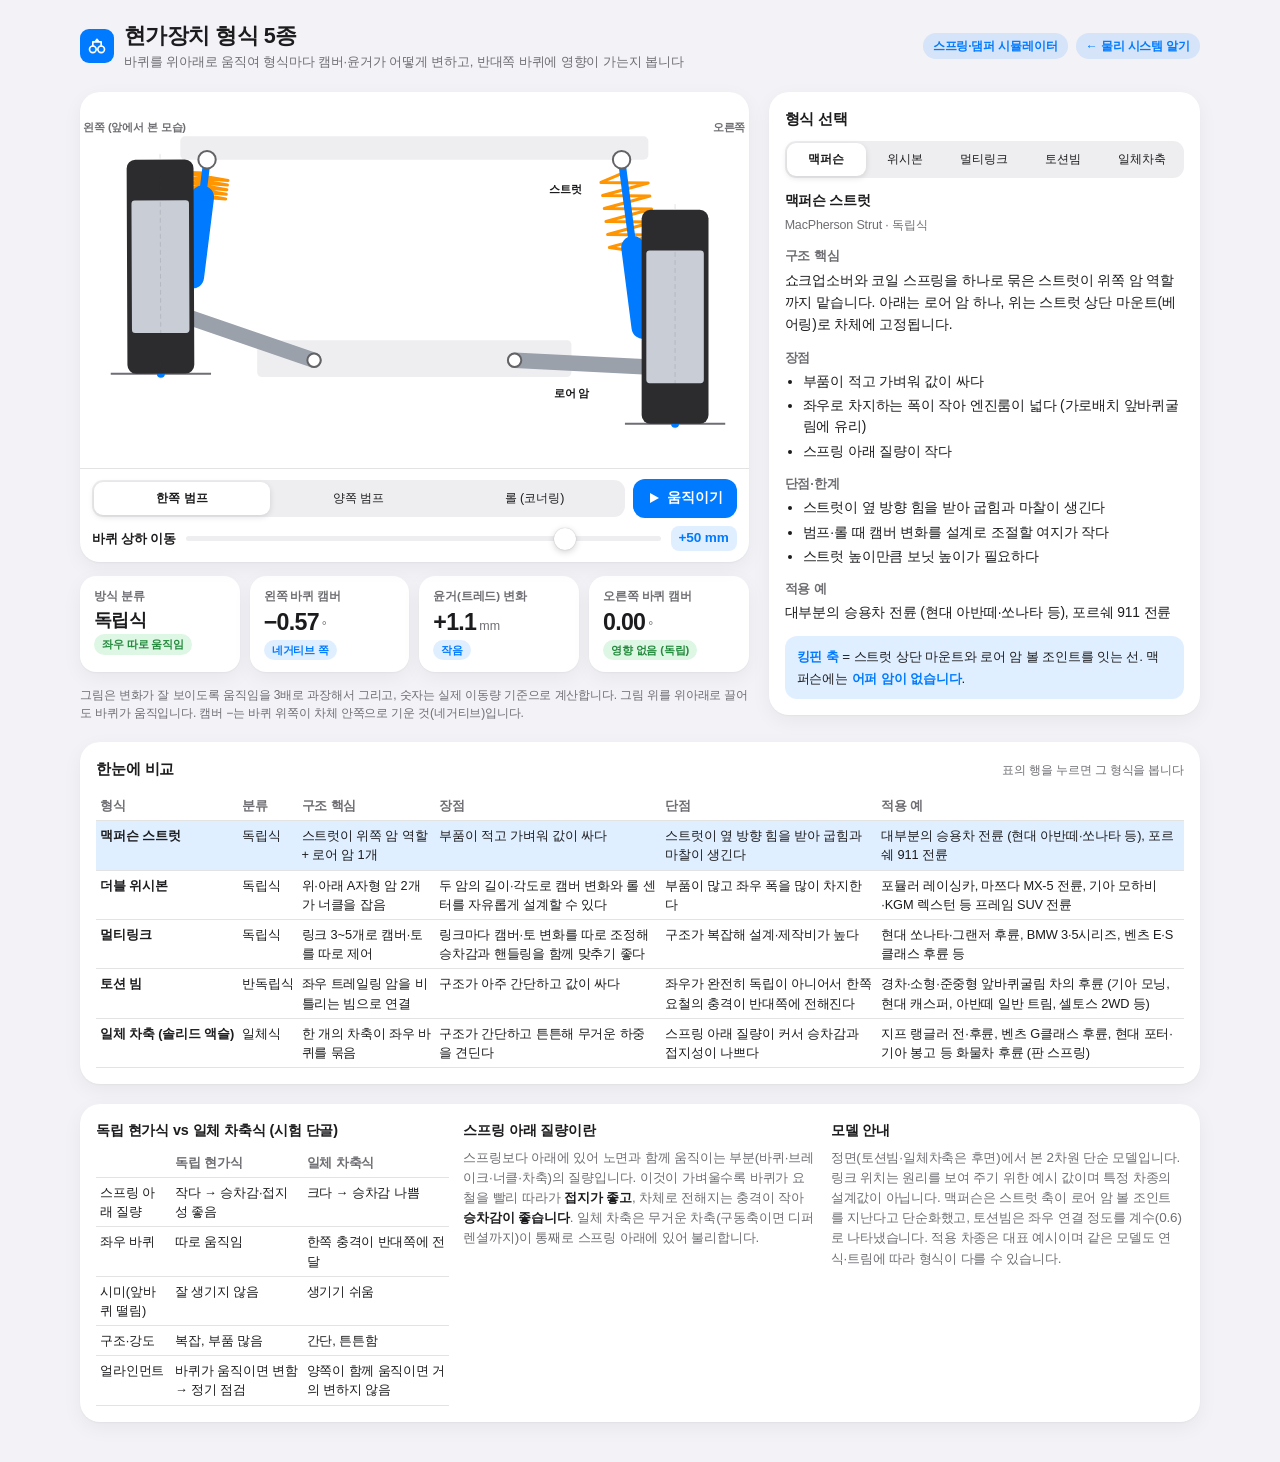
<file: public/suspension-types.html>
<!DOCTYPE html>
<html lang="ko">
<head>
<meta charset="UTF-8">
<meta name="viewport" content="width=device-width, initial-scale=1.0, viewport-fit=cover">
<title>현가장치 형식 5종</title>
<style>
  :root {
    --bg: #f2f2f7;
    --surface: #ffffff;
    --fill: rgba(118, 118, 128, 0.12);
    --fg: #1c1c1e;
    --fg-2: #6e6e73;
    --line: rgba(60, 60, 67, 0.14);
    --accent: #007aff;
    --accent-soft: rgba(0, 122, 255, 0.12);
    --good: #248a3d;
    --good-soft: rgba(52, 199, 89, 0.16);
    --warn: #c93400;
    --warn-soft: rgba(255, 149, 0, 0.18);
    --bad: #d70015;
    --bad-soft: rgba(255, 59, 48, 0.14);
    --steel: #9aa1ab;
    --steel-dark: #636366;
    --metal: #c9ced6;
    --tire: #2c2c2e;
    --hot: #ff9500;
    --fire: #ff3b30;
    --fluid: #af52de;
    --cool: #5ac8fa;
    --knob: #ffffff;
    --shadow: 0 1px 2px rgba(0, 0, 0, 0.04), 0 6px 20px rgba(0, 0, 0, 0.05);
    --ease-out: cubic-bezier(0.16, 1, 0.3, 1);
    --font: -apple-system, BlinkMacSystemFont, "SF Pro Text", "Apple SD Gothic Neo", "Noto Sans KR", "Malgun Gothic", "Helvetica Neue", sans-serif;
  }
  @media (prefers-color-scheme: dark) {
    :root:not([data-theme="light"]) {
      --bg: #000000; --surface: #1c1c1e; --fill: rgba(118, 118, 128, 0.24);
      --fg: #f5f5f7; --fg-2: #98989f; --line: rgba(84, 84, 88, 0.5);
      --accent: #0a84ff; --accent-soft: rgba(10, 132, 255, 0.2);
      --good: #30d158; --good-soft: rgba(48, 209, 88, 0.18);
      --warn: #ff9f0a; --warn-soft: rgba(255, 159, 10, 0.2);
      --bad: #ff453a; --bad-soft: rgba(255, 69, 58, 0.2);
      --steel: #8e8e93; --steel-dark: #aeaeb2; --metal: #48484a; --tire: #0b0b0c;
      --hot: #ff9f0a; --fire: #ff453a; --fluid: #bf5af2; --cool: #64d2ff; --knob: #f5f5f7;
      --shadow: 0 0 0 1px rgba(255, 255, 255, 0.04);
      color-scheme: dark;
    }
  }
  :root[data-theme="dark"] {
    --bg: #000000; --surface: #1c1c1e; --fill: rgba(118, 118, 128, 0.24);
    --fg: #f5f5f7; --fg-2: #98989f; --line: rgba(84, 84, 88, 0.5);
    --accent: #0a84ff; --accent-soft: rgba(10, 132, 255, 0.2);
    --good: #30d158; --good-soft: rgba(48, 209, 88, 0.18);
    --warn: #ff9f0a; --warn-soft: rgba(255, 159, 10, 0.2);
    --bad: #ff453a; --bad-soft: rgba(255, 69, 58, 0.2);
    --steel: #8e8e93; --steel-dark: #aeaeb2; --metal: #48484a; --tire: #0b0b0c;
    --hot: #ff9f0a; --fire: #ff453a; --fluid: #bf5af2; --cool: #64d2ff; --knob: #f5f5f7;
    --shadow: 0 0 0 1px rgba(255, 255, 255, 0.04);
    color-scheme: dark;
  }

  * { box-sizing: border-box; }
  body {
    margin: 0;
    padding-inline: 16px;
    padding-block: 20px 40px;
    background: var(--bg);
    color: var(--fg);
    font-family: var(--font);
    font-size: 15px;
    line-height: 1.5;
    letter-spacing: -0.01em;
    -webkit-font-smoothing: antialiased;
  }
  .wrap { max-width: 1120px; margin: 0 auto; display: grid; gap: 20px; }

  .top { display: flex; flex-wrap: wrap; align-items: center; justify-content: space-between; gap: 12px; }
  .brand { display: flex; align-items: center; gap: 10px; min-width: 0; }
  .brand-icon { width: 34px; height: 34px; border-radius: 9px; flex-shrink: 0; background: var(--accent); display: grid; place-items: center; }
  .brand-icon svg { width: 20px; height: 20px; stroke: #fff; fill: none; stroke-width: 2; stroke-linecap: round; stroke-linejoin: round; }
  h1 { margin: 0; font-size: 1.35rem; font-weight: 700; letter-spacing: -0.025em; text-wrap: balance; }
  .sub { margin: 0; font-size: 0.82rem; color: var(--fg-2); }
  .tag-row { display: flex; gap: 8px; flex-wrap: wrap; }
  .model-tag { font-size: 0.75rem; font-weight: 600; color: var(--fg-2); background: var(--fill); padding: 4px 10px; border-radius: 999px; }
  .home-link { color: var(--accent); background: var(--accent-soft); text-decoration: none; transition: transform 0.18s var(--ease-out); }
  .home-link:active { transform: scale(0.95); }
  .home-link:focus-visible { outline: 2px solid var(--accent); outline-offset: 2px; }

  .main { display: grid; gap: 20px; grid-template-columns: minmax(0, 1fr); }
  @media (min-width: 920px) {
    .main { grid-template-columns: minmax(0, 1.55fr) minmax(0, 1fr); align-items: start; }
    .side { position: sticky; top: calc(env(safe-area-inset-top, 0px) + 16px); }
  }
  .col { display: grid; gap: 14px; min-width: 0; }

  .panel { background: var(--surface); border-radius: 20px; box-shadow: var(--shadow); padding: 16px; min-width: 0; }
  .panel-head { display: flex; align-items: center; justify-content: space-between; gap: 10px; margin-bottom: 10px; flex-wrap: wrap; }
  .panel-title { font-size: 0.95rem; font-weight: 650; margin: 0; }
  .hint { font-size: 0.75rem; color: var(--fg-2); margin: 0; }

  .stage { position: relative; padding: 0; overflow: hidden; }
  .stage canvas { display: block; width: 100%; aspect-ratio: 16 / 9; }
  @media (max-width: 560px) { .stage canvas { aspect-ratio: 4 / 3.2; } }
  .stage-bar { display: flex; flex-wrap: wrap; gap: 8px; align-items: center; justify-content: space-between; padding: 10px 12px; border-top: 1px solid var(--line); }
  .btn-row { display: flex; gap: 8px; flex-wrap: wrap; align-items: center; }

  button { font: inherit; color: inherit; }
  .btn {
    border: none; cursor: pointer; border-radius: 12px; padding: 9px 14px;
    font-size: 0.85rem; font-weight: 600; background: var(--fill); color: var(--fg);
    display: inline-flex; align-items: center; gap: 6px;
    transition: transform 0.18s var(--ease-out), background-color 0.2s var(--ease-out), color 0.2s var(--ease-out);
    touch-action: manipulation; user-select: none; -webkit-user-select: none;
  }
  .btn:active, .btn.is-held { transform: scale(0.95); }
  .btn-primary { background: var(--accent); color: #fff; }
  .btn-hold.is-held { background: var(--hot); color: #fff; }
  .btn svg { width: 14px; height: 14px; fill: currentColor; }
  button:focus-visible, input:focus-visible { outline: 2px solid var(--accent); outline-offset: 2px; }

  .metrics { display: grid; gap: 10px; grid-template-columns: repeat(4, minmax(0, 1fr)); }
  @media (max-width: 700px) { .metrics { grid-template-columns: repeat(2, minmax(0, 1fr)); } }
  .tile { background: var(--surface); border-radius: 16px; padding: 12px 14px; box-shadow: var(--shadow); display: grid; gap: 4px; min-width: 0; align-content: start; }
  .tile-label { font-size: 0.72rem; font-weight: 600; color: var(--fg-2); }
  .tile-value { font-size: 1.45rem; font-weight: 700; letter-spacing: -0.03em; font-variant-numeric: tabular-nums; line-height: 1.15; overflow-wrap: anywhere; }
  .tile-unit { font-size: 0.78rem; font-weight: 500; color: var(--fg-2); margin-left: 3px; letter-spacing: 0; }
  .chip { justify-self: start; font-size: 0.7rem; font-weight: 650; padding: 2px 8px; border-radius: 999px; background: var(--fill); color: var(--fg-2); transition: background-color 0.25s var(--ease-out), color 0.25s var(--ease-out); }
  .chip.good { background: var(--good-soft); color: var(--good); }
  .chip.warn { background: var(--warn-soft); color: var(--warn); }
  .chip.bad { background: var(--bad-soft); color: var(--bad); }
  .chip.info { background: var(--accent-soft); color: var(--accent); }

  .calc { display: grid; gap: 6px; font-size: 0.84rem; font-variant-numeric: tabular-nums; }
  .calc-row { display: grid; grid-template-columns: minmax(0, 1fr) auto; gap: 10px; padding: 8px 10px; border-radius: 10px; background: var(--fill); align-items: baseline; }
  .calc-row span:first-child { color: var(--fg-2); overflow-wrap: anywhere; }
  .calc-row b { font-weight: 700; white-space: nowrap; }

  .seg { position: relative; display: grid; grid-auto-flow: column; grid-auto-columns: minmax(0, 1fr); background: var(--fill); border-radius: 11px; padding: 2px; }
  .seg-thumb { position: absolute; top: 2px; bottom: 2px; left: 0; width: 0; background: var(--knob); border-radius: 9px; box-shadow: 0 2px 6px rgba(0, 0, 0, 0.12); transition: transform 0.32s var(--ease-out), width 0.32s var(--ease-out), opacity 0.2s; }
  .seg button { position: relative; z-index: 1; border: none; background: transparent; cursor: pointer; padding: 7px 2px; font-size: 0.78rem; font-weight: 500; border-radius: 9px; color: var(--fg); white-space: nowrap; overflow: hidden; text-overflow: ellipsis; }
  .seg button[aria-pressed="true"] { font-weight: 650; color: #1c1c1e; }
  .seg-caption { margin-top: 8px; font-size: 0.76rem; color: var(--fg-2); min-height: 1.2em; }

  .field { display: grid; gap: 4px; padding-block: 10px; border-top: 1px solid var(--line); }
  .field:first-of-type { border-top: none; }
  .field-head { display: flex; justify-content: space-between; align-items: baseline; gap: 8px; }
  .field label { font-size: 0.86rem; font-weight: 600; }
  .field small { display: block; font-size: 0.72rem; color: var(--fg-2); font-weight: 500; }
  .badge { font-size: 0.85rem; font-weight: 650; color: var(--accent); background: var(--accent-soft); padding: 2px 8px; border-radius: 8px; font-variant-numeric: tabular-nums; white-space: nowrap; }

  input[type=range] { -webkit-appearance: none; appearance: none; width: 100%; height: 26px; background: transparent; cursor: pointer; margin: 0; }
  input[type=range]::-webkit-slider-runnable-track { height: 5px; background: var(--fill); border-radius: 3px; }
  input[type=range]::-webkit-slider-thumb { -webkit-appearance: none; width: 22px; height: 22px; margin-top: -8.5px; border-radius: 50%; background: var(--knob); box-shadow: 0 2px 7px rgba(0, 0, 0, 0.18), 0 0 1px rgba(0, 0, 0, 0.3); transition: transform 0.15s var(--ease-out); }
  input[type=range]:active::-webkit-slider-thumb { transform: scale(1.18); }
  input[type=range]::-moz-range-track { height: 5px; background: var(--fill); border-radius: 3px; }
  input[type=range]::-moz-range-thumb { width: 22px; height: 22px; border: none; border-radius: 50%; background: var(--knob); box-shadow: 0 2px 7px rgba(0, 0, 0, 0.18), 0 0 1px rgba(0, 0, 0, 0.3); }

  .switch-row { display: flex; align-items: center; justify-content: space-between; gap: 12px; padding-top: 12px; border-top: 1px solid var(--line); }
  .switch-row label { font-size: 0.86rem; font-weight: 600; cursor: pointer; }
  .switch-row label small { display: block; font-size: 0.72rem; color: var(--fg-2); font-weight: 500; }
  .switch { position: relative; width: 51px; height: 31px; flex-shrink: 0; }
  .switch input { position: absolute; inset: 0; opacity: 0; margin: 0; cursor: pointer; z-index: 1; }
  .switch span { position: absolute; inset: 0; border-radius: 999px; background: var(--fill); transition: background-color 0.25s var(--ease-out); }
  .switch span::after { content: ""; position: absolute; top: 2px; left: 2px; width: 27px; height: 27px; border-radius: 50%; background: #fff; box-shadow: 0 3px 8px rgba(0, 0, 0, 0.15); transition: transform 0.3s var(--ease-out); }
  .switch input:checked + span { background: var(--good); }
  .switch input.danger:checked + span { background: var(--bad); }
  .switch input:checked + span::after { transform: translateX(20px); }
  .switch input:focus-visible + span { outline: 2px solid var(--accent); outline-offset: 2px; }

  .notes { display: grid; gap: 14px; grid-template-columns: minmax(0, 1fr); }
  @media (min-width: 760px) { .notes { grid-template-columns: repeat(3, minmax(0, 1fr)); } }
  .note { min-width: 0; }
  .note h3 { font-size: 0.9rem; margin: 0 0 6px; }
  .note p, .note li { font-size: 0.84rem; color: var(--fg-2); margin: 0; }
  .note ul { margin: 0; padding-left: 18px; display: grid; gap: 4px; }
  .note b { color: var(--fg); font-weight: 650; }
  .note table { width: 100%; border-collapse: collapse; font-size: 0.8rem; }
  .note th, .note td { text-align: left; padding: 5px 4px; border-bottom: 1px solid var(--line); vertical-align: top; }
  .note th { color: var(--fg-2); font-weight: 600; }
  .note td { color: var(--fg); }
  h2.section { font-size: 1.05rem; margin: 0; letter-spacing: -0.02em; }

  @media (prefers-reduced-motion: reduce) {
    *, *::before, *::after { transition-duration: 0.01ms !important; }
  }

  .type-head { display: grid; gap: 4px; }
  .type-name { font-size: 1.25rem; font-weight: 700; letter-spacing: -0.02em; margin: 0; }
  .type-en { font-size: 0.78rem; color: var(--fg-2); }
  .detail { display: grid; gap: 12px; margin-top: 12px; }
  .detail h3 { font-size: 0.8rem; font-weight: 650; color: var(--fg-2); margin: 0 0 4px; }
  .detail p { margin: 0; font-size: 0.86rem; line-height: 1.6; }
  .detail ul { margin: 0; padding-left: 18px; display: grid; gap: 3px; font-size: 0.86rem; line-height: 1.55; }
  .exam { padding: 10px 12px; border-radius: 12px; background: var(--accent-soft); font-size: 0.84rem; line-height: 1.6; }
  .exam b { color: var(--accent); }
  .sub-seg[hidden] { display: none; }
  /* 형식이 바뀌면 설명이 아래에서 살짝 떠오르며 바뀐다 (무엇이 바뀌었는지 알림) */
  .swap { animation: swapIn 0.32s var(--ease-out) both; }
  @keyframes swapIn { from { opacity: 0; transform: translateY(6px); } to { opacity: 1; transform: none; } }
  .stroke-row { display: grid; grid-template-columns: auto minmax(0, 1fr) auto; gap: 10px; align-items: center; width: 100%; }
  .stroke-row label { font-size: 0.8rem; font-weight: 600; white-space: nowrap; }
  .stroke-row input { width: 100%; accent-color: var(--accent); }
  .cmp { overflow-x: auto; }
  .cmp table { min-width: 640px; }
  .cmp td:first-child { font-weight: 650; white-space: nowrap; }
  .cmp td:nth-child(2), .cmp th:nth-child(2) { white-space: nowrap; }
  .cmp tr.on td { background: var(--accent-soft); }
  @media (prefers-reduced-motion: reduce) { .swap { animation: none; } }
</style>
</head>
<body>
<div class="wrap">
  <header class="top">
    <div class="brand">
      <div class="brand-icon" aria-hidden="true">
        <svg viewBox="0 0 24 24"><circle cx="7" cy="16" r="4"/><circle cx="17" cy="16" r="4"/><path d="M7 12V7h10v5M10 7l2-3 2 3"/></svg>
      </div>
      <div>
        <h1>현가장치 형식 5종</h1>
        <p class="sub">바퀴를 위아래로 움직여 형식마다 캠버·윤거가 어떻게 변하고, 반대쪽 바퀴에 영향이 가는지 봅니다</p>
      </div>
    </div>
    <div class="tag-row">
      <a class="model-tag home-link" href="suspension.html">스프링·댐퍼 시뮬레이터</a>
      <a class="model-tag home-link" href="lab.html">← 물리 시스템 알기</a>
    </div>
  </header>

  <div class="main">
    <div class="col">
      <section class="panel stage" aria-label="정면도">
        <canvas id="cv" role="img" aria-label="현가장치 정면도"></canvas>
        <div class="stage-bar">
          <div class="seg" id="segMode" style="min-width: 260px; flex: 1;">
            <span class="seg-thumb"></span>
            <button data-v="one" aria-pressed="true">한쪽 범프</button>
            <button data-v="both" aria-pressed="false">양쪽 범프</button>
            <button data-v="roll" aria-pressed="false">롤 (코너링)</button>
          </div>
          <div class="btn-row">
            <button class="btn btn-primary" id="play" aria-pressed="false">
              <svg viewBox="0 0 14 14" aria-hidden="true"><path d="M3 2l9 5-9 5z"/></svg><span>움직이기</span>
            </button>
          </div>
          <div class="stroke-row">
            <label for="stroke">바퀴 상하 이동</label>
            <input type="range" id="stroke" min="-80" max="80" step="1" value="50">
            <span class="badge" id="strokeVal">+50 mm</span>
          </div>
        </div>
      </section>

      <div class="metrics">
        <div class="tile"><span class="tile-label">방식 분류</span><span class="tile-value" id="mClass" style="font-size:1.15rem">독립식</span><span class="chip info" id="mClassChip">좌우 따로 움직임</span></div>
        <div class="tile"><span class="tile-label">왼쪽 바퀴 캠버</span><span class="tile-value"><span id="mCamL">0.0</span><span class="tile-unit">°</span></span><span class="chip" id="mCamLChip">—</span></div>
        <div class="tile"><span class="tile-label">윤거(트레드) 변화</span><span class="tile-value"><span id="mTrack">0</span><span class="tile-unit">mm</span></span><span class="chip" id="mTrackChip">—</span></div>
        <div class="tile"><span class="tile-label">오른쪽 바퀴 캠버</span><span class="tile-value"><span id="mCamR">0.0</span><span class="tile-unit">°</span></span><span class="chip" id="mCamRChip">—</span></div>
      </div>
      <p class="hint">그림은 변화가 잘 보이도록 움직임을 3배로 과장해서 그리고, 숫자는 실제 이동량 기준으로 계산합니다. 그림 위를 위아래로 끌어도 바퀴가 움직입니다. 캠버 −는 바퀴 위쪽이 차체 안쪽으로 기운 것(네거티브)입니다.</p>
    </div>

    <aside class="col side">
      <section class="panel">
        <div class="panel-head"><h2 class="panel-title">형식 선택</h2></div>
        <div class="seg" id="segType">
          <span class="seg-thumb"></span>
          <button data-v="mp" aria-pressed="true">맥퍼슨</button>
          <button data-v="dw" aria-pressed="false">위시본</button>
          <button data-v="ml" aria-pressed="false">멀티링크</button>
          <button data-v="tb" aria-pressed="false">토션빔</button>
          <button data-v="sa" aria-pressed="false">일체차축</button>
        </div>
        <div class="seg sub-seg" id="segDw" style="margin-top:8px" hidden>
          <span class="seg-thumb"></span>
          <button data-v="sla" aria-pressed="true">SLA형 (위 암이 짧음)</button>
          <button data-v="par" aria-pressed="false">평행사변형식</button>
        </div>
        <div id="detail"></div>
      </section>
    </aside>
  </div>

  <section class="panel">
    <div class="panel-head"><h2 class="panel-title">한눈에 비교</h2><p class="hint">표의 행을 누르면 그 형식을 봅니다</p></div>
    <div class="note cmp">
      <table>
        <thead><tr><th>형식</th><th>분류</th><th>구조 핵심</th><th>장점</th><th>단점</th><th>적용 예</th></tr></thead>
        <tbody id="cmpBody"></tbody>
      </table>
    </div>
  </section>

  <section class="panel">
    <div class="notes">
      <div class="note">
        <h3>독립 현가식 vs 일체 차축식 (시험 단골)</h3>
        <table>
          <thead><tr><th></th><th>독립 현가식</th><th>일체 차축식</th></tr></thead>
          <tbody>
            <tr><td>스프링 아래 질량</td><td>작다 → 승차감·접지성 좋음</td><td>크다 → 승차감 나쁨</td></tr>
            <tr><td>좌우 바퀴</td><td>따로 움직임</td><td>한쪽 충격이 반대쪽에 전달</td></tr>
            <tr><td>시미(앞바퀴 떨림)</td><td>잘 생기지 않음</td><td>생기기 쉬움</td></tr>
            <tr><td>구조·강도</td><td>복잡, 부품 많음</td><td>간단, 튼튼함</td></tr>
            <tr><td>얼라인먼트</td><td>바퀴가 움직이면 변함 → 정기 점검</td><td>양쪽이 함께 움직이면 거의 변하지 않음</td></tr>
          </tbody>
        </table>
      </div>
      <div class="note">
        <h3>스프링 아래 질량이란</h3>
        <p>스프링보다 아래에 있어 노면과 함께 움직이는 부분(바퀴·브레이크·너클·차축)의 질량입니다. 이것이 가벼울수록 바퀴가 요철을 빨리 따라가 <b>접지가 좋고</b>, 차체로 전해지는 충격이 작아 <b>승차감이 좋습니다</b>. 일체 차축은 무거운 차축(구동축이면 디퍼렌셜까지)이 통째로 스프링 아래에 있어 불리합니다.</p>
      </div>
      <div class="note">
        <h3>모델 안내</h3>
        <p>정면(토션빔·일체차축은 후면)에서 본 2차원 단순 모델입니다. 링크 위치는 원리를 보여 주기 위한 예시 값이며 특정 차종의 설계값이 아닙니다. 맥퍼슨은 스트럿 축이 로어 암 볼 조인트를 지난다고 단순화했고, 토션빔은 좌우 연결 정도를 계수(0.6)로 나타냈습니다. 적용 차종은 대표 예시이며 같은 모델도 연식·트림에 따라 형식이 다를 수 있습니다.</p>
      </div>
    </div>
  </section>
</div>

<script>
(() => {
  // ---------- 공통: 테마 토큰, 캔버스, 세그먼트, 길게 누르기 ----------
  const $ = id => document.getElementById(id);
  const C = {};
  const TOKEN_NAMES = ['bg', 'surface', 'fill', 'fg', 'fg-2', 'line', 'accent', 'good', 'warn', 'bad', 'steel', 'steel-dark', 'metal', 'tire', 'hot', 'fire', 'fluid', 'cool', 'knob'];
  function readTokens() {
    const cs = getComputedStyle(document.documentElement);
    TOKEN_NAMES.forEach(t => { C[t] = cs.getPropertyValue('--' + t).trim(); });
    C.font = getComputedStyle(document.body).fontFamily;
  }
  readTokens();
  if (window.matchMedia) window.matchMedia('(prefers-color-scheme: dark)').addEventListener('change', readTokens);
  new MutationObserver(readTokens).observe(document.documentElement, { attributes: true, attributeFilter: ['data-theme', 'class', 'style'] });
  const REDUCE = !!(window.matchMedia && window.matchMedia('(prefers-reduced-motion: reduce)').matches);

  function fitCanvas(cv) {
    const ctx = cv.getContext('2d');
    const fit = () => {
      const dpr = Math.min(window.devicePixelRatio || 1, 2);
      const r = cv.getBoundingClientRect();
      cv.width = Math.round(r.width * dpr);
      cv.height = Math.round(r.height * dpr);
      ctx.setTransform(dpr, 0, 0, dpr, 0, 0);
      cv._w = r.width; cv._h = r.height;
    };
    new ResizeObserver(fit).observe(cv);
    fit();
    return ctx;
  }

  function setChip(el, text, tone) {
    el.textContent = text;
    el.className = 'chip' + (tone ? ' ' + tone : '');
  }

  // 선택 표시가 미끄러져 이동하는 세그먼트 컨트롤
  function initSeg(root, onPick) {
    const thumb = root.querySelector('.seg-thumb');
    const btns = [...root.querySelectorAll('button')];
    function place(animate) {
      const on = btns.find(b => b.getAttribute('aria-pressed') === 'true');
      if (!animate) thumb.style.transition = 'none';
      if (on) {
        thumb.style.opacity = 1;
        thumb.style.width = on.offsetWidth + 'px';
        thumb.style.transform = `translateX(${on.offsetLeft}px)`;
      } else {
        thumb.style.opacity = 0;
      }
      if (!animate) { void thumb.offsetWidth; thumb.style.transition = ''; }
    }
    function select(v) {
      btns.forEach(b => b.setAttribute('aria-pressed', String(b.dataset.v === v)));
      place(true);
    }
    btns.forEach(b => b.addEventListener('click', () => { select(b.dataset.v); onPick(b.dataset.v); }));
    new ResizeObserver(() => place(false)).observe(root);
    return { select, clear: () => select(null) };
  }

  // 누르고 있는 동안 on, 떼면 off (마우스·터치·키보드)
  function holdButton(btn, onChange) {
    const on = e => { if (e) e.preventDefault(); btn.classList.add('is-held'); onChange(true); };
    const off = () => { if (!btn.classList.contains('is-held')) return; btn.classList.remove('is-held'); onChange(false); };
    btn.addEventListener('pointerdown', e => { btn.setPointerCapture(e.pointerId); on(e); });
    btn.addEventListener('pointerup', off);
    btn.addEventListener('pointercancel', off);
    btn.addEventListener('lostpointercapture', off);
    btn.addEventListener('keydown', e => { if ((e.key === ' ' || e.key === 'Enter') && !e.repeat) on(e); });
    btn.addEventListener('keyup', e => { if (e.key === ' ' || e.key === 'Enter') off(); });
    btn.addEventListener('contextmenu', e => e.preventDefault());
  }

  function roundRect(ctx, x, y, w, h, r) {
    r = Math.min(r, Math.abs(w) / 2, Math.abs(h) / 2);
    ctx.beginPath();
    ctx.moveTo(x + r, y);
    ctx.arcTo(x + w, y, x + w, y + h, r);
    ctx.arcTo(x + w, y + h, x, y + h, r);
    ctx.arcTo(x, y + h, x, y, r);
    ctx.arcTo(x, y, x + w, y, r);
    ctx.closePath();
  }
  const clamp = (v, a, b) => Math.min(Math.max(v, a), b);
  const lerp = (a, b, t) => a + (b - a) * t;
  const DEG = Math.PI / 180;


  /* ---------- 내용 (카드·표에 그대로 쓰는 텍스트) ---------- */
  const TYPES = {
    mp: { name: '맥퍼슨 스트럿', en: 'MacPherson Strut', cls: '독립식', part: '스트럿',
      struct: '쇼크업소버와 코일 스프링을 하나로 묶은 스트럿이 위쪽 암 역할까지 맡습니다. 아래는 로어 암 하나, 위는 스트럿 상단 마운트(베어링)로 차체에 고정됩니다.',
      short: '스트럿이 위쪽 암 역할 + 로어 암 1개',
      pros: ['부품이 적고 가벼워 값이 싸다', '좌우로 차지하는 폭이 작아 엔진룸이 넓다 (가로배치 앞바퀴굴림에 유리)', '스프링 아래 질량이 작다'],
      cons: ['스트럿이 옆 방향 힘을 받아 굽힘과 마찰이 생긴다', '범프·롤 때 캠버 변화를 설계로 조절할 여지가 작다', '스트럿 높이만큼 보닛 높이가 필요하다'],
      cars: '대부분의 승용차 전륜 (현대 아반떼·쏘나타 등), 포르쉐 911 전륜',
      exam: '<b>킹핀 축</b> = 스트럿 상단 마운트와 로어 암 볼 조인트를 잇는 선. 맥퍼슨에는 <b>어퍼 암이 없습니다</b>.' },
    dw: { name: '더블 위시본', en: 'Double Wishbone', cls: '독립식', part: '어퍼·로어 암',
      struct: '위·아래 두 개의 A자형 암이 너클을 잡고, 스프링과 쇼크업소버는 따로 달려 암을 받칩니다.',
      short: '위·아래 A자형 암 2개가 너클을 잡음',
      pros: ['두 암의 길이·각도로 캠버 변화와 롤 센터를 자유롭게 설계할 수 있다', '옆 방향 강성이 높아 조종 안정성이 좋다', '스프링 아래 질량이 작다'],
      cons: ['부품이 많고 좌우 폭을 많이 차지한다', '제작·정비 비용이 높다'],
      cars: '포뮬러 레이싱카, 마쯔다 MX-5 전륜, 기아 모하비·KGM 렉스턴 등 프레임 SUV 전륜',
      exam: '<b>평행사변형식</b>(위·아래 암 길이 같음): 캠버는 변하지 않지만 <b>윤거가 변해 타이어 마멸</b>이 큽니다. <b>SLA형</b>(위 암이 짧음): 윤거 변화가 작고 <b>캠버가 변합니다</b>. 위의 버튼으로 바꿔 비교해 보세요.' },
    ml: { name: '멀티링크', en: 'Multi-Link', cls: '독립식', part: '링크 4~5개',
      struct: '3~5개의 링크를 서로 다른 방향으로 배치해 바퀴의 캠버·토·위치를 따로따로 잡습니다. 더블 위시본의 암을 여러 개의 막대로 나눈 형태입니다.',
      short: '링크 3~5개로 캠버·토를 따로 제어',
      pros: ['링크마다 캠버·토 변화를 따로 조정해 승차감과 핸들링을 함께 맞추기 좋다', '뒷바퀴의 토 변화를 제어해 고속 안정성을 높일 수 있다'],
      cons: ['구조가 복잡해 설계·제작비가 높다', '부싱이 많아 노후되면 얼라인먼트가 틀어지기 쉽다'],
      cars: '현대 쏘나타·그랜저 후륜, BMW 3·5시리즈, 벤츠 E·S클래스 후륜 등',
      exam: '링크 <b>부싱 마모 → 토·캠버 틀어짐 → 타이어 편마모</b>. 정비 후에는 휠 얼라인먼트를 점검합니다.' },
    tb: { name: '토션 빔', en: 'Torsion Beam (CTBA)', cls: '반독립식', part: '토션 빔',
      struct: '좌우 트레일링 암을 비틀릴 수 있는 빔으로 잇습니다. 한쪽 바퀴만 움직이면 빔이 비틀리며 움직임의 일부만 반대쪽으로 전해집니다.',
      short: '좌우 트레일링 암을 비틀리는 빔으로 연결',
      pros: ['구조가 아주 간단하고 값이 싸다', '차지하는 공간이 작아 트렁크·뒷좌석 바닥을 낮게 만들 수 있다', '빔 자체가 스태빌라이저 역할을 한다'],
      cons: ['좌우가 완전히 독립이 아니어서 한쪽 요철의 충격이 반대쪽에 전해진다', '캠버·토를 세밀하게 조절하기 어렵다'],
      cars: '경차·소형·준중형 앞바퀴굴림 차의 후륜 (기아 모닝, 현대 캐스퍼, 아반떼 일반 트림, 셀토스 2WD 등)',
      exam: '<b>반독립식</b>으로 분류합니다. 앞바퀴굴림(FF) 차량의 <b>뒤 현가장치</b>에 주로 씁니다.' },
    sa: { name: '일체 차축 (솔리드 액슬)', en: 'Solid Axle', cls: '일체식', part: '차축·판 스프링',
      struct: '하나의 단단한 차축이 좌우 바퀴를 잇습니다. 구동축이면 차축 하우징 안에 디퍼렌셜과 액슬 축이 들어 있고, 판 스프링이나 코일 스프링과 링크로 차체에 답니다.',
      short: '한 개의 차축이 좌우 바퀴를 묶음',
      pros: ['구조가 간단하고 튼튼해 무거운 하중을 견딘다', '양쪽이 함께 움직일 때 캠버·윤거가 변하지 않아 타이어가 고르게 닳는다', '험로에서 바퀴 상하 이동량을 크게 잡기 쉽다'],
      cons: ['스프링 아래 질량이 커서 승차감과 접지성이 나쁘다', '한쪽 바퀴의 충격과 기울어짐이 반대쪽 바퀴에 그대로 전해진다', '앞차축이면 시미(바퀴 떨림)가 생기기 쉽다'],
      cars: '지프 랭글러 전·후륜, 벤츠 G클래스 후륜, 현대 포터·기아 봉고 등 화물차 후륜 (판 스프링)',
      exam: '일체 차축식의 단점 = <b>스프링 아래 질량 큼 · 승차감 나쁨 · 시미</b>. 판 스프링의 <b>섀클</b>은 스프링이 휠 때 길이 변화를 흡수합니다.' }
  };
  const ORDER = ['mp', 'dw', 'ml', 'tb', 'sa'];

  /* ---------- 기구학 (mm, 차체 기준, 오른쪽 바퀴 기준으로 풀고 왼쪽은 거울상) ---------- */
  const R = 320, HW = 780;                       // 타이어 반경, 윤거의 절반
  const P = (x, y) => ({ x, y });
  const sub = (a, b) => P(a.x - b.x, a.y - b.y), add = (a, b) => P(a.x + b.x, a.y + b.y);
  const len = v => Math.hypot(v.x, v.y), ang = v => Math.atan2(v.y, v.x);
  const rot = (v, a) => P(v.x * Math.cos(a) - v.y * Math.sin(a), v.x * Math.sin(a) + v.y * Math.cos(a));
  const GEO = {   // Li·Lo: 로어 암 안쪽·바깥쪽, Ui·Uo: 어퍼 암, Top: 스트럿 상단 마운트, W: 바퀴 중심
    mp:  { Li: P(300, 190), Lo: P(700, 170), Top: P(620, 790), W: P(HW, R) },
    sla: { Li: P(260, 150), Lo: P(690, 175), Ui: P(440, 498), Uo: P(660, 540), W: P(HW, R) },   // 두 암 연장선의 교점(순간 중심)이 안쪽 지면 높이에 오도록 → 캠버는 변하고 윤거는 거의 그대로
    par: { Li: P(260, 150), Lo: P(690, 175), Ui: P(260, 515), Uo: P(690, 540), W: P(HW, R) },   // 위·아래 암이 같은 길이로 평행 → 캠버는 그대로, 바퀴가 원호를 그리며 윤거가 변함
    ml:  { Li: P(240, 149), Lo: P(690, 175), Ui: P(330, 488), Uo: P(660, 540), W: P(HW, R) }    // 순간 중심을 더 멀리 두어 캠버 변화를 줄인 예
  };
  function interCircle(c1, r1, c2, r2, near) {
    const d = sub(c2, c1), dd = len(d), a = (r1 * r1 - r2 * r2 + dd * dd) / (2 * dd), h = Math.sqrt(Math.max(0, r1 * r1 - a * a));
    const m = add(c1, P(d.x * a / dd, d.y * a / dd)), p1 = P(m.x + h * d.y / dd, m.y - h * d.x / dd), p2 = P(m.x - h * d.y / dd, m.y + h * d.x / dd);
    return len(sub(p1, near)) < len(sub(p2, near)) ? p1 : p2;
  }
  function poseAt(g, th) {   // 로어 암 각도 th 에서 너클의 자세
    const Ll = len(sub(g.Lo, g.Li)), Lo = add(g.Li, P(Ll * Math.cos(th), Ll * Math.sin(th)));
    let a, Uo = null;
    if (g.Top) a = ang(sub(g.Top, Lo)) - ang(sub(g.Top, g.Lo));
    else {
      Uo = interCircle(g.Ui, len(sub(g.Uo, g.Ui)), Lo, len(sub(g.Uo, g.Lo)), g.Uo);
      a = ang(sub(Uo, Lo)) - ang(sub(g.Uo, g.Lo));
    }
    const W = add(Lo, rot(sub(g.W, g.Lo), a)), C = add(Lo, rot(sub(P(g.W.x, 0), g.Lo), a));
    return { Lo, Uo, a, W, C };
  }
  function solveIndep(g, z) {   // 바퀴 중심이 z 만큼 오르도록 로어 암 각도를 이분법으로 찾는다
    const t0 = ang(sub(g.Lo, g.Li));
    let lo = t0 - 0.6, hi = t0 + 0.6;
    for (let i = 0; i < 50; i++) { const m = (lo + hi) / 2; if (poseAt(g, m).W.y - g.W.y < z) lo = m; else hi = m; }
    return poseAt(g, (lo + hi) / 2);
  }
  const KAPPA = 0.6;   // 토션빔: 차축 기울기 중 바퀴에 전해지는 비율 (일체 차축 = 1)
  function solve(type, sub2, zL, zR) {
    if (type === 'tb' || type === 'sa') {
      const psi = Math.atan2(zR - zL, 2 * HW), k = type === 'sa' ? 1 : KAPPA;
      const mid = P(0, R + (zL + zR) / 2);
      const wL = type === 'sa' ? add(mid, rot(P(-HW, 0), psi)) : P(-HW, R + zL);
      const wR = type === 'sa' ? add(mid, rot(P(HW, 0), psi)) : P(HW, R + zR);
      const rw = k * psi;   // 바퀴 회전각 (반시계 +)
      return { beam: true, psi, rw, L: { W: wL, a: rw, C: add(wL, rot(P(0, -R), rw)) }, R: { W: wR, a: rw, C: add(wR, rot(P(0, -R), rw)) },
        camL: rw / DEG, camR: -rw / DEG, twist: Math.atan2(zL - zR, 450) / DEG };
    }
    const g = GEO[type === 'dw' ? sub2 : type];
    const r = solveIndep(g, zR), l = solveIndep(g, zL);
    const mir = q => q && P(-q.x, q.y);
    return { beam: false, g, R: r, L: { Lo: mir(l.Lo), Uo: mir(l.Uo), a: -l.a, W: mir(l.W), C: mir(l.C) }, camR: -r.a / DEG, camL: -l.a / DEG };
  }

  /* ---------- 그리기 ---------- */
  const cv = $('cv'), ctx = fitCanvas(cv);
  let type = 'mp', dwSub = 'sla', mode = 'one', stroke = 50, playing = false, t0 = 0;
  const EXAG = 3;
  let tr = null;
  function wz() { const z = stroke; return mode === 'one' ? [z, 0] : mode === 'both' ? [z, z] : [z, -z]; }
  function setup() {
    const W = cv._w, H = cv._h, s = Math.min(W / 2000, (H - 24) / 940);   // 그림 범위: 가로 ±1000, 세로 −40~900 mm
    tr = { s, cx: W / 2, gy: H / 2 + 430 * s };
  }
  const X = x => tr.cx + x * tr.s, Y = y => tr.gy - y * tr.s;
  function line(a, b, w, col) { ctx.strokeStyle = col; ctx.lineWidth = Math.max(2, w * tr.s); ctx.lineCap = 'round'; ctx.beginPath(); ctx.moveTo(X(a.x), Y(a.y)); ctx.lineTo(X(b.x), Y(b.y)); ctx.stroke(); }
  function joint(p, r, col) { ctx.fillStyle = col || C.surface; ctx.strokeStyle = C['steel-dark']; ctx.lineWidth = 2; ctx.beginPath(); ctx.arc(X(p.x), Y(p.y), Math.max(3, r * tr.s), 0, Math.PI * 2); ctx.fill(); ctx.stroke(); }
  function coil(a, b, rad, turns, col) {
    const d = sub(b, a), L = len(d), u = P(d.x / L, d.y / L), n = P(-u.y, u.x);
    ctx.strokeStyle = col; ctx.lineWidth = Math.max(2, 9 * tr.s); ctx.lineJoin = 'round'; ctx.beginPath();
    const N = turns * 2;
    for (let i = 0; i <= N; i++) {
      const f = i / N, side = i === 0 || i === N ? 0 : (i % 2 ? 1 : -1);
      const q = add(a, add(P(u.x * L * f, u.y * L * f), P(n.x * rad * side, n.y * rad * side)));
      i ? ctx.lineTo(X(q.x), Y(q.y)) : ctx.moveTo(X(q.x), Y(q.y));
    }
    ctx.stroke();
  }
  function tire(w) {
    ctx.save(); ctx.translate(X(w.W.x), Y(w.W.y)); ctx.rotate(-w.a);
    const tw = 200 * tr.s, th = 2 * R * tr.s;
    ctx.fillStyle = C.tire; roundRect(ctx, -tw / 2, -th / 2, tw, th, 26 * tr.s); ctx.fill();
    ctx.fillStyle = C.metal; roundRect(ctx, -tw / 2 + 14 * tr.s, -th * 0.31, tw - 28 * tr.s, th * 0.62, 10 * tr.s); ctx.fill();
    ctx.strokeStyle = C.line; ctx.lineWidth = 1; ctx.setLineDash([4, 4]);   // 바퀴 중심선: 기울기(캠버)를 읽는 기준
    ctx.beginPath(); ctx.moveTo(0, -th / 2 - 16 * tr.s); ctx.lineTo(0, th / 2 + 16 * tr.s); ctx.stroke(); ctx.setLineDash([]);
    ctx.restore();
  }
  function ground(w) {
    const y = Y(w.C.y), x = X(w.C.x);
    ctx.strokeStyle = C['fg-2']; ctx.lineWidth = 2; ctx.beginPath(); ctx.moveTo(x - 150 * tr.s, y); ctx.lineTo(x + 150 * tr.s, y); ctx.stroke();
    ctx.fillStyle = C.accent; ctx.beginPath(); ctx.arc(x, y, 4, 0, Math.PI * 2); ctx.fill();   // 접지점
  }
  function label(text, p, align) {
    ctx.font = `600 ${Math.max(11, 34 * tr.s)}px ${C.font}`; ctx.textAlign = align || 'left'; ctx.textBaseline = 'middle';
    ctx.lineWidth = 4; ctx.strokeStyle = C.surface; ctx.strokeText(text, X(p.x), Y(p.y));
    ctx.fillStyle = C.fg; ctx.fillText(text, X(p.x), Y(p.y));
  }
  function body(beam) {
    ctx.fillStyle = C.fill;
    if (beam) { roundRect(ctx, X(-560), Y(860), 1120 * tr.s, 90 * tr.s, 14 * tr.s); ctx.fill(); }
    else {
      roundRect(ctx, X(-470), Y(250), 940 * tr.s, 110 * tr.s, 14 * tr.s); ctx.fill();   // 서브프레임
      roundRect(ctx, X(-700), Y(860), 1400 * tr.s, 70 * tr.s, 14 * tr.s); ctx.fill();   // 차체(스트럿 타워·위쪽 마운트)
    }
  }
  function drawIndep(sol, z) {
    const hl = C.accent, st = C.steel, g = sol.g;
    [['R', 1], ['L', -1]].forEach(([k, sg]) => {
      const w = sol[k], m = q => P(q.x * sg, q.y);
      const Li = m(g.Li), Lo = w.Lo;
      if (type === 'mp') {
        const Top = m(g.Top), dir = sub(Top, Lo), dl = len(dir), u = P(dir.x / dl, dir.y / dl);
        const seat = add(Lo, P(u.x * 330, u.y * 330));
        coil(add(seat, P(u.x * 20, u.y * 20)), add(Top, P(-u.x * 40, -u.y * 40)), 70, 6, C.hot);
        line(add(Lo, P(u.x * 120, u.y * 120)), add(Lo, P(u.x * 360, u.y * 360)), 70, hl);   // 스트럿 아래 통
        line(add(Lo, P(u.x * 360, u.y * 360)), Top, 22, hl);                                   // 피스톤 로드
        joint(Top, 26, C.surface);
        line(Li, Lo, 46, st);
        if (k === 'R') { label('스트럿', add(Top, P(-120, -90)), 'right'); label('로어 암', P(470, 90), 'center'); }
      } else {
        const Ui = m(g.Ui), Uo = w.Uo, sp = P(lerp(Li.x, Lo.x, 0.6), lerp(Li.y, Lo.y, 0.6));
        coil(sp, m(P(470, 830)), 55, 6, C.hot);
        line(sp, m(P(470, 830)), 16, C['steel-dark']);
        if (type === 'ml') {   // 링크를 앞뒤로 살짝 어긋나게 그려 여러 개임을 표현
          [-26, 26].forEach(o => { line(P(Ui.x + o * sg, Ui.y + o), P(Uo.x + o * sg, Uo.y + o * 0.4), 20, hl); line(P(Li.x + o * sg, Li.y + o * 0.6), P(Lo.x + o * 0.3 * sg, Lo.y + o * 0.3), 22, hl); });
          line(P(Li.x, Li.y + 120), P(Lo.x, Lo.y + 140), 14, st);   // 토 링크
        } else { line(Ui, Uo, 34, hl); line(Li, Lo, 40, hl); }
        joint(Ui, 18); joint(Uo, 16);
        ctx.fillStyle = C['steel-dark']; ctx.beginPath();   // 너클
        ctx.moveTo(X(Lo.x), Y(Lo.y)); ctx.lineTo(X(Uo.x), Y(Uo.y)); ctx.lineTo(X(w.W.x), Y(w.W.y)); ctx.closePath(); ctx.fill();
        if (k === 'R') {
          label(type === 'ml' ? '어퍼 링크' : '어퍼 암', P((Ui.x + Uo.x) / 2, Ui.y + 90), 'center');
          label(type === 'ml' ? '로어 링크' : '로어 암', P(470, 70), 'center');
          if (type === 'ml') label('토 링크', P(470, 380), 'center');
        }
      }
      joint(Li, 20); joint(Lo, 16);
    });
  }
  function drawBeam(sol) {
    const hl = C.accent, L = sol.L.W, Rw = sol.R.W;
    [[L, -1], [Rw, 1]].forEach(([w, sg]) => {   // 스프링: 바퀴 안쪽 위
      const base = P(w.x - sg * 230, w.y - (type === 'sa' ? 0 : 20));
      if (type === 'sa') {   // 판 스프링: 차축 위에 겹친 판, 양 끝이 차체에 걸림
        const fx = w.x - sg * 250;
        for (let i = 0; i < 4; i++) { const yy = w.y + 60 + i * 16, sag = 40 - i * 10; ctx.strokeStyle = C['steel-dark']; ctx.lineWidth = Math.max(2, 10 * tr.s); ctx.beginPath(); ctx.moveTo(X(fx - 190 + i * 30), Y(yy + sag)); ctx.quadraticCurveTo(X(fx), Y(yy - sag * 0.6), X(fx + 190 - i * 30), Y(yy + sag)); ctx.stroke(); }
        line(P(fx - 190, w.y + 100), P(fx - 200, 790), 12, C.steel); line(P(fx + 190, w.y + 100), P(fx + 210, 790), 12, C.steel);
      } else coil(base, P(base.x, 800), 60, 6, C.hot);
    });
    if (type === 'sa') {
      line(L, Rw, 70, C['steel-dark']);
      const mid = P((L.x + Rw.x) / 2, (L.y + Rw.y) / 2);
      ctx.fillStyle = hl; ctx.beginPath(); ctx.arc(X(mid.x), Y(mid.y), 130 * tr.s, 0, Math.PI * 2); ctx.fill();
      label('디퍼렌셜', P(mid.x, mid.y - 210), 'center'); label('판 스프링', P(Rw.x - 250, Rw.y + 210), 'center'); label('차축 하우징', P(Rw.x - 520, Rw.y - 110), 'center');
    } else {
      const a = P(L.x + 110, L.y - 40), b = P(Rw.x - 110, Rw.y - 40);
      line(a, b, 56, hl);
      const tw = Math.abs(sol.twist);
      if (tw > 0.2) {   // 비틀림 표시: 빔 가운데에 감긴 화살표, 비틀린 만큼 길어짐
        const m = P((a.x + b.x) / 2, (a.y + b.y) / 2), r = 70 * tr.s, sweep = Math.min(5, tw * 0.35);
        ctx.strokeStyle = C.hot; ctx.lineWidth = 3; ctx.beginPath(); ctx.ellipse(X(m.x), Y(m.y), r * 0.45, r, 0, -sweep / 2, sweep / 2); ctx.stroke();
      }
      label('토션 빔', P(0, Math.min(a.y, b.y) - 120), 'center'); label('트레일링 암(앞쪽으로 뻗음)', P(Rw.x - 130, Rw.y + 380), 'center');
    }
  }
  function draw() {
    if (!cv._w) return;
    setup();
    ctx.clearRect(0, 0, cv._w, cv._h);
    const [zl, zr] = wz(), sol = solve(type, dwSub, zl * EXAG, zr * EXAG);
    body(sol.beam);
    ground(sol.L); ground(sol.R);
    if (sol.beam) drawBeam(sol); else drawIndep(sol);
    tire(sol.L); tire(sol.R);
    ctx.font = `600 ${Math.max(11, 30 * tr.s)}px ${C.font}`; ctx.fillStyle = C['fg-2']; ctx.textBaseline = 'top';
    ctx.textAlign = 'left'; ctx.fillText(sol.beam ? '왼쪽 (뒤에서 본 모습)' : '왼쪽 (앞에서 본 모습)', X(-990), Y(900));
    ctx.textAlign = 'right'; ctx.fillText('오른쪽', X(990), Y(900));
  }

  /* ---------- 숫자·설명 ---------- */
  const fmtSign = (v, d) => (v > 0.0005 ? '+' : v < -0.0005 ? '−' : '') + Math.abs(v).toFixed(d);
  function update() {
    const [zl, zr] = wz(), sol = solve(type, dwSub, zl, zr), info = TYPES[type];
    const track = (sol.R.C.x - sol.L.C.x) - 2 * HW;
    $('mClass').textContent = info.cls;
    setChip($('mClassChip'), info.cls === '독립식' ? '좌우 따로 움직임' : info.cls === '반독립식' ? '일부만 전달' : '좌우가 함께 움직임', info.cls === '독립식' ? 'good' : info.cls === '반독립식' ? 'warn' : 'bad');
    $('mCamL').textContent = fmtSign(sol.camL, 2); $('mCamR').textContent = fmtSign(sol.camR, 2); $('mTrack').textContent = fmtSign(track, 1);
    const camTone = v => Math.abs(v) < 0.05 ? ['변화 없음', 'good'] : [v < 0 ? '네거티브 쪽' : '포지티브 쪽', 'info'];
    const cl = camTone(sol.camL); setChip($('mCamLChip'), cl[0], cl[1]);
    const cr = mode === 'one' ? (Math.abs(sol.camR) < 0.05 ? ['영향 없음 (독립)', 'good'] : ['반대쪽도 기울어짐', 'bad']) : camTone(sol.camR);
    setChip($('mCamRChip'), cr[0], cr[1]);
    setChip($('mTrackChip'), Math.abs(track) < 0.5 ? '거의 변화 없음' : Math.abs(track) < 4 ? '작음' : '타이어 옆으로 끌림', Math.abs(track) < 0.5 ? 'good' : Math.abs(track) < 4 ? 'info' : 'warn');
    $('strokeVal').textContent = (stroke > 0 ? '+' : stroke < 0 ? '−' : '') + Math.abs(stroke) + ' mm';
    cv.setAttribute('aria-label', info.name + ' 정면도. 왼쪽 바퀴 ' + stroke + 'mm, 왼쪽 캠버 ' + sol.camL.toFixed(2) + '도, 오른쪽 캠버 ' + sol.camR.toFixed(2) + '도, 윤거 변화 ' + track.toFixed(1) + 'mm.');
    draw();
  }
  function renderDetail(animate) {
    const d = TYPES[type], el = $('detail');
    el.innerHTML = `<div class="detail${animate ? ' swap' : ''}">
      <div class="type-head"><p class="type-name">${d.name}</p><span class="type-en">${d.en} · ${d.cls}</span></div>
      <div><h3>구조 핵심</h3><p>${d.struct}</p></div>
      <div><h3>장점</h3><ul>${d.pros.map(x => `<li>${x}</li>`).join('')}</ul></div>
      <div><h3>단점·한계</h3><ul>${d.cons.map(x => `<li>${x}</li>`).join('')}</ul></div>
      <div><h3>적용 예</h3><p>${d.cars}</p></div>
      <div class="exam">${d.exam}</div></div>`;
    $('segDw').hidden = type !== 'dw';
    [...$('cmpBody').children].forEach(tr => tr.classList.toggle('on', tr.dataset.t === type));
  }
  $('cmpBody').innerHTML = ORDER.map(k => { const d = TYPES[k]; return `<tr data-t="${k}" tabindex="0" style="cursor:pointer"><td>${d.name}</td><td>${d.cls}</td><td>${d.short}</td><td>${d.pros[0]}</td><td>${d.cons[0]}</td><td>${d.cars}</td></tr>`; }).join('');

  /* ---------- 입력 ---------- */
  const segType = initSeg($('segType'), v => { type = v; renderDetail(true); update(); });
  const segDw = initSeg($('segDw'), v => { dwSub = v; update(); });
  initSeg($('segMode'), v => { mode = v; update(); });
  function pickRow(e) { const r = e.target.closest('tr[data-t]'); if (!r) return; type = r.dataset.t; segType.select(type); renderDetail(true); update(); $('cv').scrollIntoView({ behavior: REDUCE ? 'auto' : 'smooth', block: 'center' }); }
  $('cmpBody').addEventListener('click', pickRow);
  $('cmpBody').addEventListener('keydown', e => { if (e.key === 'Enter' || e.key === ' ') { e.preventDefault(); pickRow(e); } });
  $('stroke').addEventListener('input', e => { stopPlay(); stroke = +e.target.value; update(); });
  // 그림 위를 위아래로 끌면 바퀴가 따라 움직인다
  let dragY = null, dragStart = 0;
  cv.addEventListener('pointerdown', e => { stopPlay(); dragY = e.clientY; dragStart = stroke; cv.setPointerCapture(e.pointerId); });
  cv.addEventListener('pointermove', e => {
    if (dragY == null) return;
    stroke = Math.round(clamp(dragStart + (dragY - e.clientY) / (tr.s * EXAG), -80, 80));
    $('stroke').value = stroke; update();
  });
  const endDrag = () => { dragY = null; };
  cv.addEventListener('pointerup', endDrag); cv.addEventListener('pointercancel', endDrag);
  cv.style.touchAction = 'pan-x'; cv.style.cursor = 'ns-resize';

  const playBtn = $('play');
  function setPlayUI() {
    playBtn.setAttribute('aria-pressed', String(playing));
    playBtn.querySelector('span').textContent = playing ? '멈추기' : '움직이기';
    playBtn.querySelector('path').setAttribute('d', playing ? 'M3 2h3v10H3zM8 2h3v10H8z' : 'M3 2l9 5-9 5z');
  }
  function stopPlay() { if (!playing) return; playing = false; setPlayUI(); }
  playBtn.addEventListener('click', () => { playing = !playing; t0 = performance.now() - Math.asin(clamp(stroke / 70, -1, 1)) / 2.2 * 1000; setPlayUI(); if (playing) requestAnimationFrame(loop); });
  function loop(now) {
    if (!playing) return;
    stroke = Math.round(70 * Math.sin((now - t0) / 1000 * 2.2));   // 약 2.9초 주기로 천천히 오르내림
    $('stroke').value = stroke; update();
    requestAnimationFrame(loop);
  }
  if (REDUCE) playBtn.hidden = true;

  new ResizeObserver(() => draw()).observe(cv);
  if (window.matchMedia) window.matchMedia('(prefers-color-scheme: dark)').addEventListener('change', () => setTimeout(draw, 0));
  renderDetail(false); update();
})();
</script>
</body>
</html>
</file>
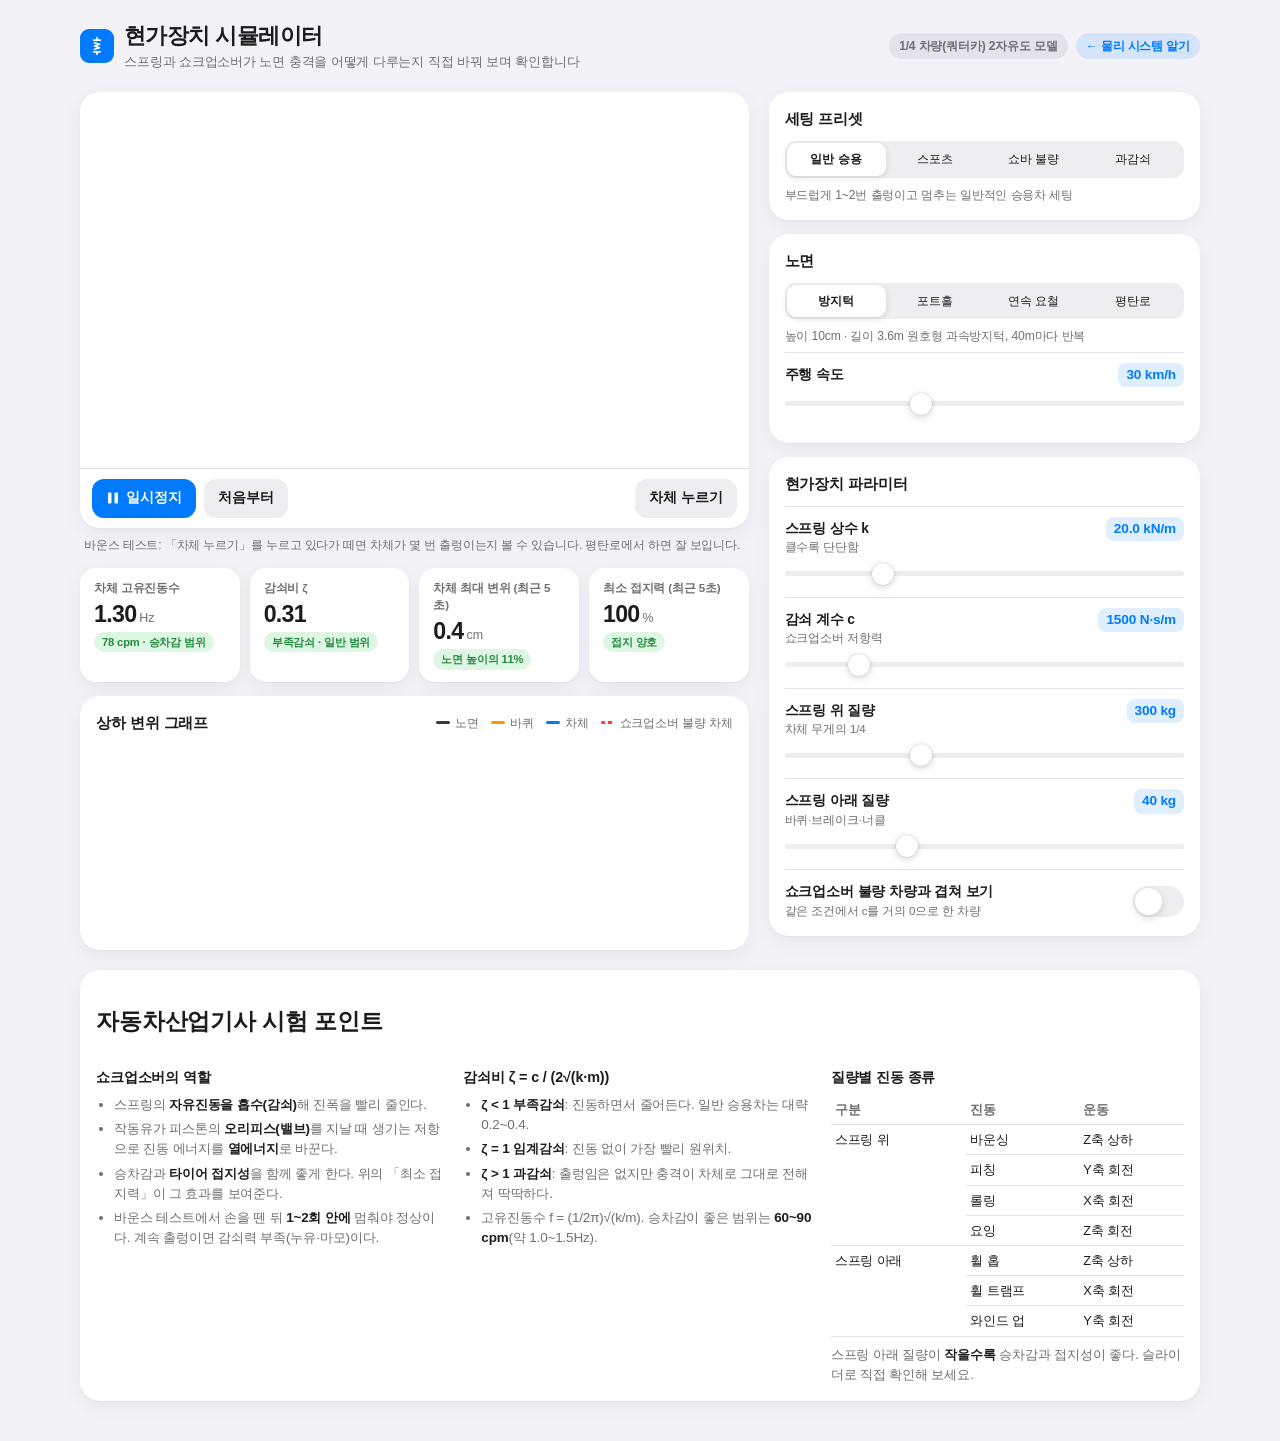
<file: public/suspension.html>
<!DOCTYPE html>
<html lang="ko">
<head>
<meta charset="UTF-8">
<meta name="viewport" content="width=device-width, initial-scale=1.0, viewport-fit=cover">
<title>현가장치 시뮬레이터</title>
<style>
  /* Layout: 왼쪽 '관찰'(애니메이션·지표·그래프), 오른쪽 '조작'(프리셋·노면·파라미터), 아래 '시험 포인트' */
  :root {
    --bg: #f2f2f7;
    --surface: #ffffff;
    --fill: rgba(118, 118, 128, 0.12);
    --fg: #1c1c1e;
    --fg-2: #6e6e73;
    --line: rgba(60, 60, 67, 0.14);
    --accent: #007aff;
    --accent-soft: rgba(0, 122, 255, 0.12);
    --good: #248a3d;
    --good-soft: rgba(52, 199, 89, 0.16);
    --warn: #c93400;
    --warn-soft: rgba(255, 149, 0, 0.18);
    --bad: #d70015;
    --bad-soft: rgba(255, 59, 48, 0.14);
    --chassis: #c9ced6;
    --chassis-edge: #9aa1ab;
    --tire: #2c2c2e;
    --rim: #aeb2b8;
    --ground: #e1e2e7;
    --road: #3a3a3c;
    --spring: #ff9500;
    --damper: #636366;
    --ghost: #ff3b30;
    --knob: #ffffff;
    --shadow: 0 1px 2px rgba(0, 0, 0, 0.04), 0 6px 20px rgba(0, 0, 0, 0.05);
    --ease-out: cubic-bezier(0.16, 1, 0.3, 1);
    --font: -apple-system, BlinkMacSystemFont, "SF Pro Text", "Apple SD Gothic Neo", "Noto Sans KR", "Malgun Gothic", "Helvetica Neue", sans-serif;
  }
  @media (prefers-color-scheme: dark) {
    :root:not([data-theme="light"]) {
      --bg: #000000; --surface: #1c1c1e; --fill: rgba(118, 118, 128, 0.24);
      --fg: #f5f5f7; --fg-2: #98989f; --line: rgba(84, 84, 88, 0.5);
      --accent: #0a84ff; --accent-soft: rgba(10, 132, 255, 0.2);
      --good: #30d158; --good-soft: rgba(48, 209, 88, 0.18);
      --warn: #ff9f0a; --warn-soft: rgba(255, 159, 10, 0.2);
      --bad: #ff453a; --bad-soft: rgba(255, 69, 58, 0.2);
      --chassis: #48484a; --chassis-edge: #6c6c70; --tire: #0b0b0c; --rim: #8e8e93;
      --ground: #1c1c1e; --road: #8e8e93; --spring: #ff9f0a; --damper: #aeaeb2;
      --ghost: #ff453a; --knob: #f5f5f7;
      --shadow: 0 0 0 1px rgba(255, 255, 255, 0.04);
      color-scheme: dark;
    }
  }
  :root[data-theme="dark"] {
    --bg: #000000; --surface: #1c1c1e; --fill: rgba(118, 118, 128, 0.24);
    --fg: #f5f5f7; --fg-2: #98989f; --line: rgba(84, 84, 88, 0.5);
    --accent: #0a84ff; --accent-soft: rgba(10, 132, 255, 0.2);
    --good: #30d158; --good-soft: rgba(48, 209, 88, 0.18);
    --warn: #ff9f0a; --warn-soft: rgba(255, 159, 10, 0.2);
    --bad: #ff453a; --bad-soft: rgba(255, 69, 58, 0.2);
    --chassis: #48484a; --chassis-edge: #6c6c70; --tire: #0b0b0c; --rim: #8e8e93;
    --ground: #1c1c1e; --road: #8e8e93; --spring: #ff9f0a; --damper: #aeaeb2;
    --ghost: #ff453a; --knob: #f5f5f7;
    --shadow: 0 0 0 1px rgba(255, 255, 255, 0.04);
    color-scheme: dark;
  }

  * { box-sizing: border-box; }
  body {
    margin: 0;
    padding-inline: 16px;
    padding-block: 20px 40px;
    background: var(--bg);
    color: var(--fg);
    font-family: var(--font);
    font-size: 15px;
    line-height: 1.5;
    letter-spacing: -0.01em;
    -webkit-font-smoothing: antialiased;
  }
  .wrap { max-width: 1120px; margin: 0 auto; display: grid; gap: 20px; }

  /* 헤더 */
  .top { display: flex; flex-wrap: wrap; align-items: center; justify-content: space-between; gap: 12px; }
  .brand { display: flex; align-items: center; gap: 10px; min-width: 0; }
  .brand-icon {
    width: 34px; height: 34px; border-radius: 9px; flex-shrink: 0;
    background: var(--accent); display: grid; place-items: center;
  }
  .brand-icon svg { width: 20px; height: 20px; stroke: #fff; fill: none; stroke-width: 2; stroke-linecap: round; stroke-linejoin: round; }
  h1 { margin: 0; font-size: 1.35rem; font-weight: 700; letter-spacing: -0.025em; text-wrap: balance; }
  .sub { margin: 0; font-size: 0.82rem; color: var(--fg-2); }
  .model-tag {
    font-size: 0.75rem; font-weight: 600; color: var(--fg-2);
    background: var(--fill); padding: 4px 10px; border-radius: 999px;
  }
  .home-link {
    color: var(--accent); background: var(--accent-soft); text-decoration: none;
    transition: transform 0.18s var(--ease-out);
  }
  .home-link:active { transform: scale(0.95); }
  .home-link:focus-visible { outline: 2px solid var(--accent); outline-offset: 2px; }

  .main { display: grid; gap: 20px; grid-template-columns: minmax(0, 1fr); }
  @media (min-width: 920px) {
    .main { grid-template-columns: minmax(0, 1.55fr) minmax(0, 1fr); align-items: start; }
    .side { position: sticky; top: calc(env(safe-area-inset-top, 0px) + 16px); }
  }
  .col { display: grid; gap: 14px; min-width: 0; }

  .panel {
    background: var(--surface);
    border-radius: 20px;
    box-shadow: var(--shadow);
    padding: 16px;
    min-width: 0;
  }
  .panel-head { display: flex; align-items: center; justify-content: space-between; gap: 10px; margin-bottom: 10px; flex-wrap: wrap; }
  .panel-title { font-size: 0.95rem; font-weight: 650; margin: 0; }
  .hint { font-size: 0.75rem; color: var(--fg-2); }

  /* 무대 */
  .stage { position: relative; padding: 0; overflow: hidden; }
  .stage canvas { display: block; width: 100%; aspect-ratio: 16 / 9; }
  @media (max-width: 560px) { .stage canvas { aspect-ratio: 4 / 3; } }
  .stage-bar {
    display: flex; flex-wrap: wrap; gap: 8px; align-items: center; justify-content: space-between;
    padding: 10px 12px; border-top: 1px solid var(--line);
  }
  .btn-row { display: flex; gap: 8px; flex-wrap: wrap; }

  button { font: inherit; color: inherit; }
  .btn {
    border: none; cursor: pointer; border-radius: 12px; padding: 9px 14px;
    font-size: 0.85rem; font-weight: 600; background: var(--fill); color: var(--fg);
    display: inline-flex; align-items: center; gap: 6px;
    transition: transform 0.18s var(--ease-out), background-color 0.2s var(--ease-out), color 0.2s var(--ease-out);
    touch-action: manipulation;
  }
  .btn:active, .btn.is-held { transform: scale(0.95); }
  .btn-primary { background: var(--accent); color: #fff; }
  .btn-press.is-held { background: var(--spring); color: #fff; }
  .btn svg { width: 14px; height: 14px; fill: currentColor; }
  button:focus-visible, input:focus-visible { outline: 2px solid var(--accent); outline-offset: 2px; }

  /* 지표 타일 */
  .metrics { display: grid; gap: 10px; grid-template-columns: repeat(4, minmax(0, 1fr)); }
  @media (max-width: 700px) { .metrics { grid-template-columns: repeat(2, minmax(0, 1fr)); } }
  .tile { background: var(--surface); border-radius: 16px; padding: 12px 14px; box-shadow: var(--shadow); display: grid; gap: 4px; min-width: 0; align-content: start; }
  .tile-label { font-size: 0.72rem; font-weight: 600; color: var(--fg-2); }
  .tile-value { font-size: 1.45rem; font-weight: 700; letter-spacing: -0.03em; font-variant-numeric: tabular-nums; line-height: 1.15; }
  .tile-unit { font-size: 0.78rem; font-weight: 500; color: var(--fg-2); margin-left: 3px; letter-spacing: 0; }
  .chip {
    justify-self: start; font-size: 0.7rem; font-weight: 650; padding: 2px 8px; border-radius: 999px;
    background: var(--fill); color: var(--fg-2);
    transition: background-color 0.25s var(--ease-out), color 0.25s var(--ease-out);
  }
  .chip.good { background: var(--good-soft); color: var(--good); }
  .chip.warn { background: var(--warn-soft); color: var(--warn); }
  .chip.bad  { background: var(--bad-soft);  color: var(--bad); }

  /* 그래프 */
  .chart canvas { display: block; width: 100%; height: 190px; }
  .legend { display: flex; flex-wrap: wrap; gap: 12px; font-size: 0.75rem; color: var(--fg-2); }
  .legend span { display: inline-flex; align-items: center; gap: 5px; }
  .legend i { width: 14px; height: 3px; border-radius: 2px; display: inline-block; }
  .legend i.dash { background: repeating-linear-gradient(90deg, var(--ghost) 0 4px, transparent 4px 7px) !important; }

  /* 세그먼트 컨트롤: 선택 표시가 미끄러져 이동 → 무엇이 바뀌었는지 눈으로 따라감 */
  .seg { position: relative; display: grid; grid-auto-flow: column; grid-auto-columns: minmax(0, 1fr); background: var(--fill); border-radius: 11px; padding: 2px; }
  .seg-thumb {
    position: absolute; top: 2px; bottom: 2px; left: 0; width: 0;
    background: var(--knob); border-radius: 9px; box-shadow: 0 2px 6px rgba(0, 0, 0, 0.12);
    transition: transform 0.32s var(--ease-out), width 0.32s var(--ease-out), opacity 0.2s;
  }
  .seg button {
    position: relative; z-index: 1; border: none; background: transparent; cursor: pointer;
    padding: 7px 2px; font-size: 0.78rem; font-weight: 500; border-radius: 9px; color: var(--fg);
    white-space: nowrap; overflow: hidden; text-overflow: ellipsis;
  }
  .seg button[aria-pressed="true"] { font-weight: 650; color: #1c1c1e; }
  .seg-caption { margin-top: 8px; font-size: 0.76rem; color: var(--fg-2); min-height: 1.2em; }

  .field { display: grid; gap: 4px; padding-block: 10px; border-top: 1px solid var(--line); }
  .field:first-of-type { border-top: none; }
  .field-head { display: flex; justify-content: space-between; align-items: baseline; gap: 8px; }
  .field label { font-size: 0.86rem; font-weight: 600; }
  .field small { display: block; font-size: 0.72rem; color: var(--fg-2); font-weight: 500; }
  .badge { font-size: 0.85rem; font-weight: 650; color: var(--accent); background: var(--accent-soft); padding: 2px 8px; border-radius: 8px; font-variant-numeric: tabular-nums; white-space: nowrap; }

  input[type=range] { -webkit-appearance: none; appearance: none; width: 100%; height: 26px; background: transparent; cursor: pointer; margin: 0; }
  input[type=range]::-webkit-slider-runnable-track { height: 5px; background: var(--fill); border-radius: 3px; }
  input[type=range]::-webkit-slider-thumb {
    -webkit-appearance: none; width: 22px; height: 22px; margin-top: -8.5px; border-radius: 50%;
    background: var(--knob); box-shadow: 0 2px 7px rgba(0, 0, 0, 0.18), 0 0 1px rgba(0, 0, 0, 0.3);
    transition: transform 0.15s var(--ease-out);
  }
  input[type=range]:active::-webkit-slider-thumb { transform: scale(1.18); }
  input[type=range]::-moz-range-track { height: 5px; background: var(--fill); border-radius: 3px; }
  input[type=range]::-moz-range-thumb {
    width: 22px; height: 22px; border: none; border-radius: 50%; background: var(--knob);
    box-shadow: 0 2px 7px rgba(0, 0, 0, 0.18), 0 0 1px rgba(0, 0, 0, 0.3);
  }

  .switch-row { display: flex; align-items: center; justify-content: space-between; gap: 12px; padding-top: 12px; border-top: 1px solid var(--line); }
  .switch-row label { font-size: 0.86rem; font-weight: 600; cursor: pointer; }
  .switch { position: relative; width: 51px; height: 31px; flex-shrink: 0; }
  .switch input { position: absolute; inset: 0; opacity: 0; margin: 0; cursor: pointer; z-index: 1; }
  .switch span { position: absolute; inset: 0; border-radius: 999px; background: var(--fill); transition: background-color 0.25s var(--ease-out); }
  .switch span::after {
    content: ""; position: absolute; top: 2px; left: 2px; width: 27px; height: 27px; border-radius: 50%;
    background: #fff; box-shadow: 0 3px 8px rgba(0, 0, 0, 0.15);
    transition: transform 0.3s var(--ease-out);
  }
  .switch input:checked + span { background: var(--good); }
  .switch input:checked + span::after { transform: translateX(20px); }
  .switch input:focus-visible + span { outline: 2px solid var(--accent); outline-offset: 2px; }

  /* 시험 포인트 */
  .notes { display: grid; gap: 14px; grid-template-columns: minmax(0, 1fr); }
  @media (min-width: 760px) { .notes { grid-template-columns: repeat(3, minmax(0, 1fr)); } }
  .notes h2 { font-size: 1.05rem; margin: 0; letter-spacing: -0.02em; }
  .note h3 { font-size: 0.9rem; margin: 0 0 6px; }
  .note p, .note li { font-size: 0.84rem; color: var(--fg-2); margin: 0; }
  .note ul { margin: 0; padding-left: 18px; display: grid; gap: 4px; }
  .note b { color: var(--fg); font-weight: 650; }
  .note table { width: 100%; border-collapse: collapse; font-size: 0.8rem; }
  .note th, .note td { text-align: left; padding: 5px 4px; border-bottom: 1px solid var(--line); vertical-align: top; }
  .note th { color: var(--fg-2); font-weight: 600; }
  .note td { color: var(--fg); }

  @media (prefers-reduced-motion: reduce) {
    *, *::before, *::after { transition-duration: 0.01ms !important; }
  }
</style>
</head>
<body>
<div class="wrap">
  <header class="top">
    <div class="brand">
      <div class="brand-icon" aria-hidden="true">
        <svg viewBox="0 0 24 24"><path d="M12 2v3M12 19v3M8 5h8M8 19h8M9 8l6 2-6 2 6 2-6 2"/></svg>
      </div>
      <div>
        <h1>현가장치 시뮬레이터</h1>
        <p class="sub">스프링과 쇼크업소버가 노면 충격을 어떻게 다루는지 직접 바꿔 보며 확인합니다</p>
      </div>
    </div>
    <div class="btn-row">
      <span class="model-tag">1/4 차량(쿼터카) 2자유도 모델</span>
      <a class="model-tag home-link" href="lab.html">← 물리 시스템 알기</a>
    </div>
  </header>

  <div class="main">
    <!-- 관찰 영역 -->
    <div class="col">
      <section class="panel stage" aria-label="현가장치 애니메이션">
        <canvas id="stage" role="img" aria-label="노면 위를 달리는 바퀴, 스프링, 쇼크업소버, 차체의 측면 애니메이션"></canvas>
        <div class="stage-bar">
          <div class="btn-row">
            <button class="btn btn-primary" id="btnPlay" aria-pressed="false">
              <svg viewBox="0 0 14 14" aria-hidden="true" id="playIco"><rect x="2" y="1.5" width="3.5" height="11" rx="1"/><rect x="8.5" y="1.5" width="3.5" height="11" rx="1"/></svg>
              <span id="playTxt">일시정지</span>
            </button>
            <button class="btn" id="btnReset">처음부터</button>
          </div>
          <button class="btn btn-press" id="btnPress" aria-describedby="pressHint">차체 누르기</button>
        </div>
      </section>
      <p class="hint" id="pressHint" style="margin:-6px 4px 0;">바운스 테스트: 「차체 누르기」를 누르고 있다가 떼면 차체가 몇 번 출렁이는지 볼 수 있습니다. 평탄로에서 하면 잘 보입니다.</p>

      <div class="metrics">
        <div class="tile">
          <span class="tile-label">차체 고유진동수</span>
          <span class="tile-value"><span id="mFn">1.30</span><span class="tile-unit">Hz</span></span>
          <span class="chip" id="cFn">78 cpm</span>
        </div>
        <div class="tile">
          <span class="tile-label">감쇠비 ζ</span>
          <span class="tile-value" id="mZeta">0.31</span>
          <span class="chip" id="cZeta">부족감쇠</span>
        </div>
        <div class="tile">
          <span class="tile-label">차체 최대 변위 (최근 5초)</span>
          <span class="tile-value"><span id="mPeak">0.0</span><span class="tile-unit">cm</span></span>
          <span class="chip" id="cPeak">노면 대비</span>
        </div>
        <div class="tile">
          <span class="tile-label">최소 접지력 (최근 5초)</span>
          <span class="tile-value"><span id="mGrip">100</span><span class="tile-unit">%</span></span>
          <span class="chip" id="cGrip">접지 양호</span>
        </div>
      </div>

      <section class="panel chart">
        <div class="panel-head">
          <h2 class="panel-title">상하 변위 그래프</h2>
          <div class="legend">
            <span><i style="background:var(--road)"></i>노면</span>
            <span><i style="background:var(--spring)"></i>바퀴</span>
            <span><i style="background:var(--accent)"></i>차체</span>
            <span id="legendGhost" hidden><i class="dash"></i>쇼크업소버 불량 차체</span>
          </div>
        </div>
        <canvas id="chart" role="img" aria-label="최근 5초 동안 노면, 바퀴, 차체의 높이 변화 그래프"></canvas>
      </section>
    </div>

    <!-- 조작 영역 -->
    <aside class="col side">
      <section class="panel">
        <div class="panel-head"><h2 class="panel-title">세팅 프리셋</h2></div>
        <div class="seg" id="segPreset" role="group" aria-label="세팅 프리셋">
          <span class="seg-thumb" aria-hidden="true"></span>
          <button data-v="normal" aria-pressed="true">일반 승용</button>
          <button data-v="sport" aria-pressed="false">스포츠</button>
          <button data-v="worn" aria-pressed="false">쇼바 불량</button>
          <button data-v="over" aria-pressed="false">과감쇠</button>
        </div>
        <div class="seg-caption" id="presetCaption">부드럽게 1~2번 출렁이고 멈추는 일반적인 승용차 세팅</div>
      </section>

      <section class="panel">
        <div class="panel-head"><h2 class="panel-title">노면</h2></div>
        <div class="seg" id="segRoad" role="group" aria-label="노면 종류">
          <span class="seg-thumb" aria-hidden="true"></span>
          <button data-v="bump" aria-pressed="true">방지턱</button>
          <button data-v="pothole" aria-pressed="false">포트홀</button>
          <button data-v="wave" aria-pressed="false">연속 요철</button>
          <button data-v="flat" aria-pressed="false">평탄로</button>
        </div>
        <div class="seg-caption" id="roadCaption">높이 10cm · 길이 3.6m 원호형 과속방지턱, 40m마다 반복</div>

        <div class="field" style="margin-top:6px;">
          <div class="field-head">
            <label for="inSpeed">주행 속도</label>
            <span class="badge"><span id="vSpeed">30</span> km/h</span>
          </div>
          <input type="range" id="inSpeed" min="5" max="80" step="1" value="30">
        </div>
      </section>

      <section class="panel">
        <div class="panel-head"><h2 class="panel-title">현가장치 파라미터</h2></div>

        <div class="field">
          <div class="field-head">
            <label for="inK">스프링 상수 k<small>클수록 단단함</small></label>
            <span class="badge"><span id="vK">20.0</span> kN/m</span>
          </div>
          <input type="range" id="inK" min="8" max="60" step="0.5" value="20">
        </div>

        <div class="field">
          <div class="field-head">
            <label for="inC">감쇠 계수 c<small>쇼크업소버 저항력</small></label>
            <span class="badge"><span id="vC">1500</span> N·s/m</span>
          </div>
          <input type="range" id="inC" min="0" max="9000" step="50" value="1500">
        </div>

        <div class="field">
          <div class="field-head">
            <label for="inMs">스프링 위 질량<small>차체 무게의 1/4</small></label>
            <span class="badge"><span id="vMs">300</span> kg</span>
          </div>
          <input type="range" id="inMs" min="150" max="600" step="10" value="300">
        </div>

        <div class="field">
          <div class="field-head">
            <label for="inMu">스프링 아래 질량<small>바퀴·브레이크·너클</small></label>
            <span class="badge"><span id="vMu">40</span> kg</span>
          </div>
          <input type="range" id="inMu" min="15" max="100" step="1" value="40">
        </div>

        <div class="switch-row">
          <label for="inGhost">쇼크업소버 불량 차량과 겹쳐 보기<small style="display:block;font-size:0.72rem;color:var(--fg-2);font-weight:500;">같은 조건에서 c를 거의 0으로 한 차량</small></label>
          <div class="switch"><input type="checkbox" id="inGhost" role="switch"><span></span></div>
        </div>
      </section>
    </aside>
  </div>

  <section class="panel">
    <div class="panel-head"><h2>자동차산업기사 시험 포인트</h2></div>
    <div class="notes">
      <div class="note">
        <h3>쇼크업소버의 역할</h3>
        <ul>
          <li>스프링의 <b>자유진동을 흡수(감쇠)</b>해 진폭을 빨리 줄인다.</li>
          <li>작동유가 피스톤의 <b>오리피스(밸브)</b>를 지날 때 생기는 저항으로 진동 에너지를 <b>열에너지</b>로 바꾼다.</li>
          <li>승차감과 <b>타이어 접지성</b>을 함께 좋게 한다. 위의 「최소 접지력」이 그 효과를 보여준다.</li>
          <li>바운스 테스트에서 손을 뗀 뒤 <b>1~2회 안에</b> 멈춰야 정상이다. 계속 출렁이면 감쇠력 부족(누유·마모)이다.</li>
        </ul>
      </div>
      <div class="note">
        <h3>감쇠비 ζ = c / (2√(k·m))</h3>
        <ul>
          <li><b>ζ &lt; 1 부족감쇠</b>: 진동하면서 줄어든다. 일반 승용차는 대략 0.2~0.4.</li>
          <li><b>ζ = 1 임계감쇠</b>: 진동 없이 가장 빨리 원위치.</li>
          <li><b>ζ &gt; 1 과감쇠</b>: 출렁임은 없지만 충격이 차체로 그대로 전해져 딱딱하다.</li>
          <li>고유진동수 f = (1/2π)√(k/m). 승차감이 좋은 범위는 <b>60~90 cpm</b>(약 1.0~1.5Hz).</li>
        </ul>
      </div>
      <div class="note">
        <h3>질량별 진동 종류</h3>
        <div style="overflow-x:auto;">
          <table>
            <thead><tr><th>구분</th><th>진동</th><th>운동</th></tr></thead>
            <tbody>
              <tr><td rowspan="4">스프링 위</td><td>바운싱</td><td>Z축 상하</td></tr>
              <tr><td>피칭</td><td>Y축 회전</td></tr>
              <tr><td>롤링</td><td>X축 회전</td></tr>
              <tr><td>요잉</td><td>Z축 회전</td></tr>
              <tr><td rowspan="3">스프링 아래</td><td>휠 홉</td><td>Z축 상하</td></tr>
              <tr><td>휠 트램프</td><td>X축 회전</td></tr>
              <tr><td>와인드 업</td><td>Y축 회전</td></tr>
            </tbody>
          </table>
        </div>
        <p style="margin-top:8px;">스프링 아래 질량이 <b>작을수록</b> 승차감과 접지성이 좋다. 슬라이더로 직접 확인해 보세요.</p>
      </div>
    </div>
  </section>
</div>

<script>
(() => {
  // ---------- 파라미터 ----------
  const G = 9.81;
  const KT = 200000;          // 타이어 수직 강성 (N/m)
  const C_WORN = 120;         // 쇼크업소버 불량 비교 차량의 감쇠 계수
  const P = { ms: 300, mu: 40, k: 20000, c: 1500, speedKmh: 30, road: 'bump', ghost: false };

  const PRESETS = {
    normal: { k: 20000, c: 1500, caption: '부드럽게 1~2번 출렁이고 멈추는 일반적인 승용차 세팅' },
    sport:  { k: 34000, c: 4200, caption: '스프링과 감쇠를 모두 높여 출렁임이 적고 단단한 세팅' },
    worn:   { k: 20000, c: 150,  caption: '작동유가 새거나 마모되어 감쇠력이 거의 없는 쇼크업소버' },
    over:   { k: 20000, c: 6500, caption: '감쇠가 지나쳐 출렁임은 없지만 충격이 그대로 전해지는 세팅' }
  };
  const ROADS = {
    bump:    '높이 10cm · 길이 3.6m 원호형 과속방지턱, 40m마다 반복',
    pothole: '깊이 5cm · 길이 0.6m 포트홀, 40m마다 반복',
    wave:    '높이 ±2cm · 파장 4m 연속 요철. 약 20km/h 부근에서 차체 공진이 생깁니다',
    flat:    '평탄한 노면. 「차체 누르기」로 바운스 테스트를 해 보세요'
  };

  // 노면 높이 (m), x는 주행 거리 (m)
  function roadAt(x) {
    if (P.road === 'flat') return 0;
    if (P.road === 'wave') return 0.02 * Math.sin(2 * Math.PI * x / 4);
    const local = ((x % 40) + 40) % 40;
    if (P.road === 'bump' && local >= 12 && local <= 15.6) return 0.10 * Math.sin(Math.PI * (local - 12) / 3.6);
    if (P.road === 'pothole' && local >= 12 && local <= 12.6) return -0.05 * Math.sin(Math.PI * (local - 12) / 0.6);
    return 0;
  }

  // ---------- 물리: 2자유도 쿼터카 (정적 평형점 기준 변위) ----------
  const newState = () => ({ xs: 0, vs: 0, xu: 0, vu: 0, ft: 1 });
  let car = newState();
  let ghost = newState();
  let dist = 0, simTime = 0, running = true, pushing = false;

  function step(s, c, dt, r) {
    const fst = (P.ms + P.mu) * G;
    const fs = -P.k * (s.xs - s.xu) - c * (s.vs - s.vu);       // 차체가 받는 현가 힘
    const fpush = pushing ? -3500 : 0;                          // 바운스 테스트로 누르는 힘
    const ft = Math.max(0, fst + KT * (r - s.xu));             // 타이어 힘 (당길 수는 없음 → 0이면 바퀴 들림)
    const as = (fs + fpush) / P.ms;
    const au = (-fs + ft - fst) / P.mu;
    s.vs += as * dt; s.vu += au * dt;
    s.xs += s.vs * dt; s.xu += s.vu * dt;
    s.ft = ft / fst;
  }

  const HIST_SEC = 5;
  let hist = [];

  function advance(frameDt) {
    const sub = 0.0005;
    const n = Math.ceil(frameDt / sub);
    const h = frameDt / n;
    const v = P.speedKmh / 3.6;
    let minFt = Infinity, minGhostFt = Infinity;
    for (let i = 0; i < n; i++) {
      dist += v * h;
      simTime += h;
      const r = roadAt(dist);
      step(car, P.c, h, r);
      if (P.ghost) step(ghost, C_WORN, h, r);
      minFt = Math.min(minFt, car.ft);
      minGhostFt = Math.min(minGhostFt, ghost.ft);
    }
    hist.push({ t: simTime, r: roadAt(dist), xs: car.xs, xu: car.xu, gs: ghost.xs, ft: minFt });
    while (hist.length && hist[0].t < simTime - HIST_SEC) hist.shift();
  }

  // ---------- 테마 토큰 → 캔버스 색 ----------
  let C = {};
  const TOKENS = ['bg', 'surface', 'fg', 'fg-2', 'line', 'accent', 'chassis', 'chassis-edge', 'tire', 'rim', 'ground', 'road', 'spring', 'damper', 'ghost', 'fill'];
  function readTokens() {
    const cs = getComputedStyle(document.documentElement);
    TOKENS.forEach(t => { C[t] = cs.getPropertyValue('--' + t).trim(); });
  }
  readTokens();
  if (window.matchMedia) window.matchMedia('(prefers-color-scheme: dark)').addEventListener('change', readTokens);
  new MutationObserver(readTokens).observe(document.documentElement, { attributes: true, attributeFilter: ['data-theme', 'class', 'style'] });

  // ---------- 캔버스 크기 ----------
  const stage = document.getElementById('stage');
  const chart = document.getElementById('chart');
  const sctx = stage.getContext('2d');
  const cctx = chart.getContext('2d');
  function fit(cv, ctx) {
    const dpr = Math.min(window.devicePixelRatio || 1, 2);
    const r = cv.getBoundingClientRect();
    cv.width = Math.round(r.width * dpr);
    cv.height = Math.round(r.height * dpr);
    ctx.setTransform(dpr, 0, 0, dpr, 0, 0);
    cv._w = r.width; cv._h = r.height;
  }
  const ro = new ResizeObserver(() => { fit(stage, sctx); fit(chart, cctx); });
  ro.observe(stage); ro.observe(chart);

  // ---------- 무대 그리기 ----------
  const V_EX = 3; // 세로 변위 과장 배율

  function roundRect(ctx, x, y, w, h, r) {
    ctx.beginPath();
    ctx.moveTo(x + r, y);
    ctx.arcTo(x + w, y, x + w, y + h, r);
    ctx.arcTo(x + w, y + h, x, y + h, r);
    ctx.arcTo(x, y + h, x, y, r);
    ctx.arcTo(x, y, x + w, y, r);
    ctx.closePath();
  }

  function drawStage() {
    const W = stage._w, H = stage._h;
    if (!W) return;
    const ctx = sctx;
    ctx.clearRect(0, 0, W, H);
    ctx.fillStyle = C.surface;
    ctx.fillRect(0, 0, W, H);

    const viewM = W < 500 ? 3.6 : 4.6;        // 화면에 보이는 노면 길이 (m)
    const hs = Math.min(W / viewM, H / 2.4);  // 가로 px/m (높이도 넘지 않게)
    const vs = hs * V_EX;                     // 세로 px/m (변위만 과장)
    const wheelX = W * 0.36;
    const groundY = H * 0.8;
    const R = 0.31 * hs;

    // 노면
    const x0 = dist - wheelX / hs;
    ctx.beginPath();
    ctx.moveTo(0, H);
    for (let px = 0; px <= W; px += 2) {
      ctx.lineTo(px, groundY - roadAt(x0 + px / hs) * vs);
    }
    ctx.lineTo(W, H);
    ctx.closePath();
    ctx.fillStyle = C.ground;
    ctx.fill();
    ctx.beginPath();
    for (let px = 0; px <= W; px += 2) {
      const y = groundY - roadAt(x0 + px / hs) * vs;
      px === 0 ? ctx.moveTo(px, y) : ctx.lineTo(px, y);
    }
    ctx.strokeStyle = C.road; ctx.lineWidth = 2; ctx.stroke();

    // 1m 눈금 (속도감)
    ctx.fillStyle = C['fg-2'];
    const firstM = Math.ceil(x0);
    for (let m = firstM; m < x0 + W / hs; m++) {
      const px = (m - x0) * hs;
      ctx.globalAlpha = m % 5 === 0 ? 0.5 : 0.2;
      ctx.fillRect(px, groundY + 8, 1, m % 5 === 0 ? 8 : 4);
    }
    ctx.globalAlpha = 1;

    // 바퀴
    const hubY = groundY - R - car.xu * vs;
    const susLen = 0.5 * hs;
    const bodyBottom = (groundY - R) - susLen - car.xs * vs;
    const bodyH = 0.42 * hs, bodyW = Math.min(2.0 * hs, W * 0.55);

    // 비교 차량(쇼바 불량) 차체 윤곽
    if (P.ghost) {
      const gb = (groundY - R) - susLen - ghost.xs * vs;
      ctx.save();
      ctx.setLineDash([6, 5]);
      ctx.strokeStyle = C.ghost; ctx.lineWidth = 2;
      roundRect(ctx, wheelX - bodyW * 0.42, gb - bodyH, bodyW, bodyH, 12);
      ctx.stroke();
      ctx.restore();
    }

    // 스프링 (코일)
    const sx = wheelX - 0.11 * hs;
    const topY = bodyBottom, botY = hubY;
    const coils = 7, cw = 0.075 * hs;
    ctx.beginPath();
    ctx.moveTo(sx, botY);
    const segs = coils * 2;
    for (let i = 1; i < segs; i++) {
      const y = botY + (topY - botY) * (i / segs);
      ctx.lineTo(sx + (i % 2 ? cw : -cw), y);
    }
    ctx.lineTo(sx, topY);
    ctx.strokeStyle = C.spring; ctx.lineWidth = Math.max(2.5, hs * 0.022); ctx.lineJoin = 'round';
    ctx.stroke();

    // 쇼크업소버 (실린더 + 로드)
    const dx = wheelX + 0.13 * hs;
    const cylH = susLen * 0.55, cylW = 0.07 * hs;
    ctx.strokeStyle = C.damper; ctx.lineWidth = Math.max(2, hs * 0.016);
    ctx.beginPath(); ctx.moveTo(dx, topY); ctx.lineTo(dx, botY - cylH * 0.6); ctx.stroke();
    ctx.fillStyle = C.damper;
    roundRect(ctx, dx - cylW / 2, botY - cylH, cylW, cylH, 4); ctx.fill();
    ctx.beginPath(); ctx.moveTo(sx, botY); ctx.lineTo(dx, botY); ctx.stroke();

    // 바퀴 (회전하는 스포크로 주행감)
    ctx.fillStyle = C.tire;
    ctx.beginPath(); ctx.arc(wheelX, hubY, R, 0, Math.PI * 2); ctx.fill();
    ctx.fillStyle = C.rim;
    ctx.beginPath(); ctx.arc(wheelX, hubY, R * 0.6, 0, Math.PI * 2); ctx.fill();
    ctx.strokeStyle = C.tire; ctx.lineWidth = 2;
    const rot = dist / 0.31;
    for (let i = 0; i < 5; i++) {
      const a = rot + i * Math.PI * 2 / 5;
      ctx.beginPath();
      ctx.moveTo(wheelX + Math.cos(a) * R * 0.15, hubY + Math.sin(a) * R * 0.15);
      ctx.lineTo(wheelX + Math.cos(a) * R * 0.55, hubY + Math.sin(a) * R * 0.55);
      ctx.stroke();
    }

    // 차체 (스프링 위 질량)
    ctx.fillStyle = C.chassis;
    roundRect(ctx, wheelX - bodyW * 0.42, bodyBottom - bodyH, bodyW, bodyH, 12);
    ctx.fill();
    ctx.strokeStyle = C['chassis-edge']; ctx.lineWidth = 1; ctx.stroke();

    // 라벨
    const fs = W < 500 ? 11 : 12;
    ctx.font = `600 ${fs}px ${getComputedStyle(document.body).fontFamily}`;
    ctx.fillStyle = C.fg;
    ctx.textBaseline = 'middle';
    ctx.fillText(`스프링 위 질량 ${P.ms}kg`, wheelX - bodyW * 0.42 + 12, bodyBottom - bodyH / 2);
    ctx.fillStyle = C['fg-2'];
    ctx.fillText(`스프링 아래 ${P.mu}kg`, wheelX + R + 8, hubY + R * 0.55);
    ctx.textAlign = 'right';
    ctx.fillText(`세로 변위 ×${V_EX} 확대`, W - 12, 18);
    ctx.textAlign = 'left';
    if (car.ft <= 0.0001) {
      ctx.fillStyle = C.ghost;
      ctx.fillText('바퀴 들림', wheelX - R, groundY + 26);
    }
  }

  // ---------- 그래프 ----------
  const RANGES = [3, 5, 8, 12, 16, 20, 30, 40];
  let yRange = 12;

  function drawChart() {
    const W = chart._w, H = chart._h;
    if (!W) return;
    const ctx = cctx;
    ctx.clearRect(0, 0, W, H);
    const padL = 36, padR = 8, padT = 8, padB = 22;
    const pw = W - padL - padR, ph = H - padT - padB;

    let maxAbs = 0;
    hist.forEach(p => {
      maxAbs = Math.max(maxAbs, Math.abs(p.r), Math.abs(p.xs), Math.abs(p.xu), P.ghost ? Math.abs(p.gs) : 0);
    });
    const need = maxAbs * 100 * 1.1;
    yRange = RANGES.find(r => r >= need) || 40;

    const tEnd = simTime, tStart = tEnd - HIST_SEC;
    const X = t => padL + (t - tStart) / HIST_SEC * pw;
    const Y = m => padT + ph / 2 - (m * 100 / yRange) * (ph / 2);

    // 격자와 축 라벨
    ctx.font = `500 10px ${getComputedStyle(document.body).fontFamily}`;
    ctx.fillStyle = C['fg-2'];
    ctx.strokeStyle = C.line; ctx.lineWidth = 1;
    ctx.textAlign = 'right'; ctx.textBaseline = 'middle';
    [-yRange, -yRange / 2, 0, yRange / 2, yRange].forEach(v => {
      const y = Y(v / 100);
      ctx.beginPath(); ctx.moveTo(padL, y); ctx.lineTo(W - padR, y); ctx.stroke();
      ctx.fillText(`${+v.toFixed(1)}`, padL - 6, y);
    });
    ctx.save(); ctx.translate(9, padT + ph / 2); ctx.rotate(-Math.PI / 2);
    ctx.textAlign = 'center'; ctx.fillText('cm', 0, 0); ctx.restore();
    ctx.textAlign = 'center'; ctx.textBaseline = 'top';
    for (let s = 0; s <= HIST_SEC; s++) {
      const x = padL + s / HIST_SEC * pw;
      ctx.fillText(s === HIST_SEC ? '지금' : `-${HIST_SEC - s}s`, x, H - padB + 6);
    }

    function line(key, color, width, dash) {
      if (hist.length < 2) return;
      ctx.save();
      ctx.beginPath();
      hist.forEach((p, i) => { const x = X(p.t), y = Y(p[key]); i ? ctx.lineTo(x, y) : ctx.moveTo(x, y); });
      ctx.strokeStyle = color; ctx.lineWidth = width; ctx.lineJoin = 'round';
      if (dash) ctx.setLineDash(dash);
      ctx.stroke();
      ctx.restore();
    }
    line('r', C.road, 1.5);
    line('xu', C.spring, 1.8);
    if (P.ghost) line('gs', C.ghost, 1.8, [5, 4]);
    line('xs', C.accent, 2.5);

    // 현재 값 끝점 강조
    if (hist.length) {
      const last = hist[hist.length - 1];
      ctx.fillStyle = C.accent;
      ctx.beginPath(); ctx.arc(X(last.t), Y(last.xs), 3.5, 0, Math.PI * 2); ctx.fill();
    }
  }

  // ---------- 지표 ----------
  const $ = id => document.getElementById(id);
  function setChip(el, text, tone) {
    el.textContent = text;
    el.className = 'chip' + (tone ? ' ' + tone : '');
  }

  function updateStatic() {
    const fn = Math.sqrt(P.k / P.ms) / (2 * Math.PI);
    const zeta = P.c / (2 * Math.sqrt(P.k * P.ms));
    $('mFn').textContent = fn.toFixed(2);
    const cpm = Math.round(fn * 60);
    setChip($('cFn'), `${cpm} cpm · ${cpm >= 60 && cpm <= 90 ? '승차감 범위' : cpm > 90 ? '딱딱함' : '너무 무름'}`,
      cpm >= 60 && cpm <= 90 ? 'good' : 'warn');
    $('mZeta').textContent = zeta.toFixed(2);
    if (zeta < 0.12) setChip($('cZeta'), '감쇠 부족 · 출렁임 지속', 'bad');
    else if (zeta < 0.95) setChip($('cZeta'), zeta <= 0.5 ? '부족감쇠 · 일반 범위' : '부족감쇠 · 단단함', zeta <= 0.5 ? 'good' : 'warn');
    else if (zeta <= 1.05) setChip($('cZeta'), '임계감쇠', 'warn');
    else setChip($('cZeta'), '과감쇠 · 충격 전달', 'warn');
  }

  let metricTimer = 0;
  function updateMetrics() {
    let peak = 0, roadPeak = 0, grip = Infinity;
    hist.forEach(p => {
      peak = Math.max(peak, Math.abs(p.xs));
      roadPeak = Math.max(roadPeak, Math.abs(p.r));
      grip = Math.min(grip, p.ft);
    });
    if (!isFinite(grip)) grip = 1;
    $('mPeak').textContent = (peak * 100).toFixed(1);
    if (roadPeak > 0.001) {
      const ratio = peak / roadPeak;
      setChip($('cPeak'), `노면 높이의 ${Math.round(ratio * 100)}%`, ratio > 1.2 ? 'bad' : ratio > 0.8 ? 'warn' : 'good');
    } else {
      setChip($('cPeak'), peak > 0.002 ? '진동 중' : '안정', peak > 0.002 ? 'warn' : 'good');
    }
    const g = Math.max(0, Math.round(grip * 100));
    $('mGrip').textContent = g;
    if (g <= 0) setChip($('cGrip'), '바퀴 들림 · 접지 상실', 'bad');
    else if (g < 50) setChip($('cGrip'), '접지력 크게 감소', 'warn');
    else setChip($('cGrip'), '접지 양호', 'good');
  }

  // ---------- 세그먼트 컨트롤 ----------
  function initSeg(root, onPick) {
    const thumb = root.querySelector('.seg-thumb');
    const btns = [...root.querySelectorAll('button')];
    function place(animate) {
      const on = btns.find(b => b.getAttribute('aria-pressed') === 'true');
      if (!animate) thumb.style.transition = 'none';
      if (on) {
        thumb.style.opacity = 1;
        thumb.style.width = on.offsetWidth + 'px';
        thumb.style.transform = `translateX(${on.offsetLeft}px)`;
      } else {
        thumb.style.opacity = 0;
      }
      if (!animate) { thumb.offsetWidth; thumb.style.transition = ''; }
    }
    function select(v) {
      btns.forEach(b => b.setAttribute('aria-pressed', String(b.dataset.v === v)));
      place(true);
    }
    btns.forEach(b => b.addEventListener('click', () => { select(b.dataset.v); onPick(b.dataset.v); }));
    new ResizeObserver(() => place(false)).observe(root);
    return { select, clear: () => select(null) };
  }

  // ---------- 입력 바인딩 ----------
  const inK = $('inK'), inC = $('inC'), inMs = $('inMs'), inMu = $('inMu'), inSpeed = $('inSpeed');

  function syncLabels() {
    $('vK').textContent = (P.k / 1000).toFixed(1);
    $('vC').textContent = P.c;
    $('vMs').textContent = P.ms;
    $('vMu').textContent = P.mu;
    $('vSpeed').textContent = P.speedKmh;
    updateStatic();
  }

  function matchPreset() {
    const hit = Object.keys(PRESETS).find(key => PRESETS[key].k === P.k && PRESETS[key].c === P.c);
    if (hit) { presetSeg.select(hit); $('presetCaption').textContent = PRESETS[hit].caption; }
    else { presetSeg.clear(); $('presetCaption').textContent = '사용자 설정'; }
  }

  const presetSeg = initSeg($('segPreset'), v => {
    const p = PRESETS[v];
    P.k = p.k; P.c = p.c;
    inK.value = p.k / 1000; inC.value = p.c;
    $('presetCaption').textContent = p.caption;
    syncLabels();
  });

  initSeg($('segRoad'), v => {
    P.road = v;
    $('roadCaption').textContent = ROADS[v];
  });

  inK.addEventListener('input', () => { P.k = Math.round(parseFloat(inK.value) * 1000); syncLabels(); matchPreset(); });
  inC.addEventListener('input', () => { P.c = parseInt(inC.value, 10); syncLabels(); matchPreset(); });
  inMs.addEventListener('input', () => { P.ms = parseInt(inMs.value, 10); syncLabels(); });
  inMu.addEventListener('input', () => { P.mu = parseInt(inMu.value, 10); syncLabels(); });
  inSpeed.addEventListener('input', () => { P.speedKmh = parseInt(inSpeed.value, 10); syncLabels(); });

  $('inGhost').addEventListener('change', e => {
    P.ghost = e.target.checked;
    ghost = { ...car };
    $('legendGhost').hidden = !P.ghost;
  });

  const btnPlay = $('btnPlay');
  btnPlay.addEventListener('click', () => {
    running = !running;
    $('playTxt').textContent = running ? '일시정지' : '재생';
    $('playIco').innerHTML = running
      ? '<rect x="2" y="1.5" width="3.5" height="11" rx="1"/><rect x="8.5" y="1.5" width="3.5" height="11" rx="1"/>'
      : '<path d="M3 1.5v11l9.5-5.5z"/>';
    btnPlay.setAttribute('aria-pressed', String(!running));
  });

  $('btnReset').addEventListener('click', () => {
    car = newState(); ghost = newState();
    dist = 0; simTime = 0; hist = [];
  });

  // 바운스 테스트: 누르고 있는 동안 힘을 가하고, 떼면 놓음
  const btnPress = $('btnPress');
  const pressOn = e => { if (e) e.preventDefault(); pushing = true; btnPress.classList.add('is-held'); };
  const pressOff = () => { pushing = false; btnPress.classList.remove('is-held'); };
  btnPress.addEventListener('pointerdown', e => { btnPress.setPointerCapture(e.pointerId); pressOn(e); });
  btnPress.addEventListener('pointerup', pressOff);
  btnPress.addEventListener('pointercancel', pressOff);
  btnPress.addEventListener('lostpointercapture', pressOff);
  btnPress.addEventListener('keydown', e => { if ((e.key === ' ' || e.key === 'Enter') && !e.repeat) pressOn(e); });
  btnPress.addEventListener('keyup', e => { if (e.key === ' ' || e.key === 'Enter') pressOff(); });
  btnPress.addEventListener('contextmenu', e => e.preventDefault());

  // ---------- 메인 루프 ----------
  syncLabels();
  let last = performance.now();
  function loop(now) {
    requestAnimationFrame(loop);
    const dt = Math.min((now - last) / 1000, 0.05);
    last = now;
    if (running) advance(dt);
    drawStage();
    drawChart();
    metricTimer += dt;
    if (metricTimer > 0.15) { metricTimer = 0; updateMetrics(); }
  }
  requestAnimationFrame(loop);
})();
</script>
</body>
</html>
</file>
